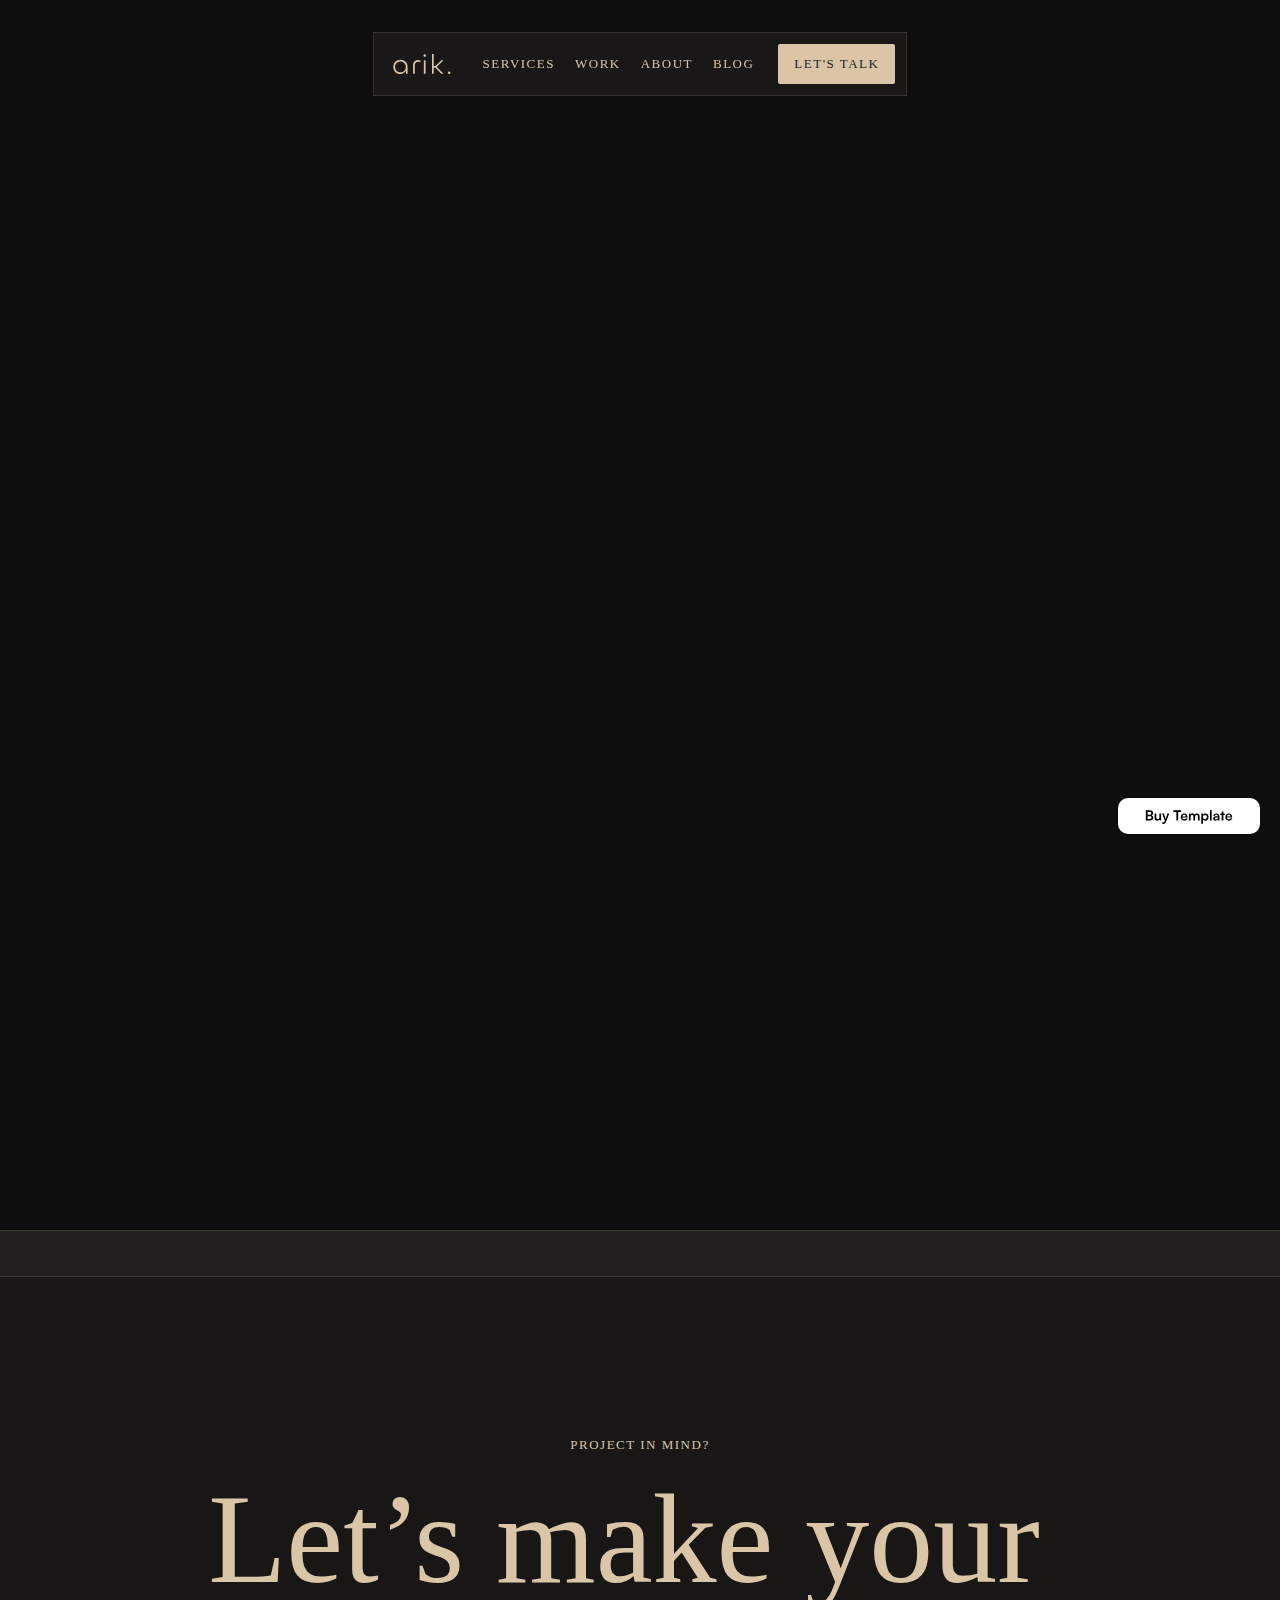
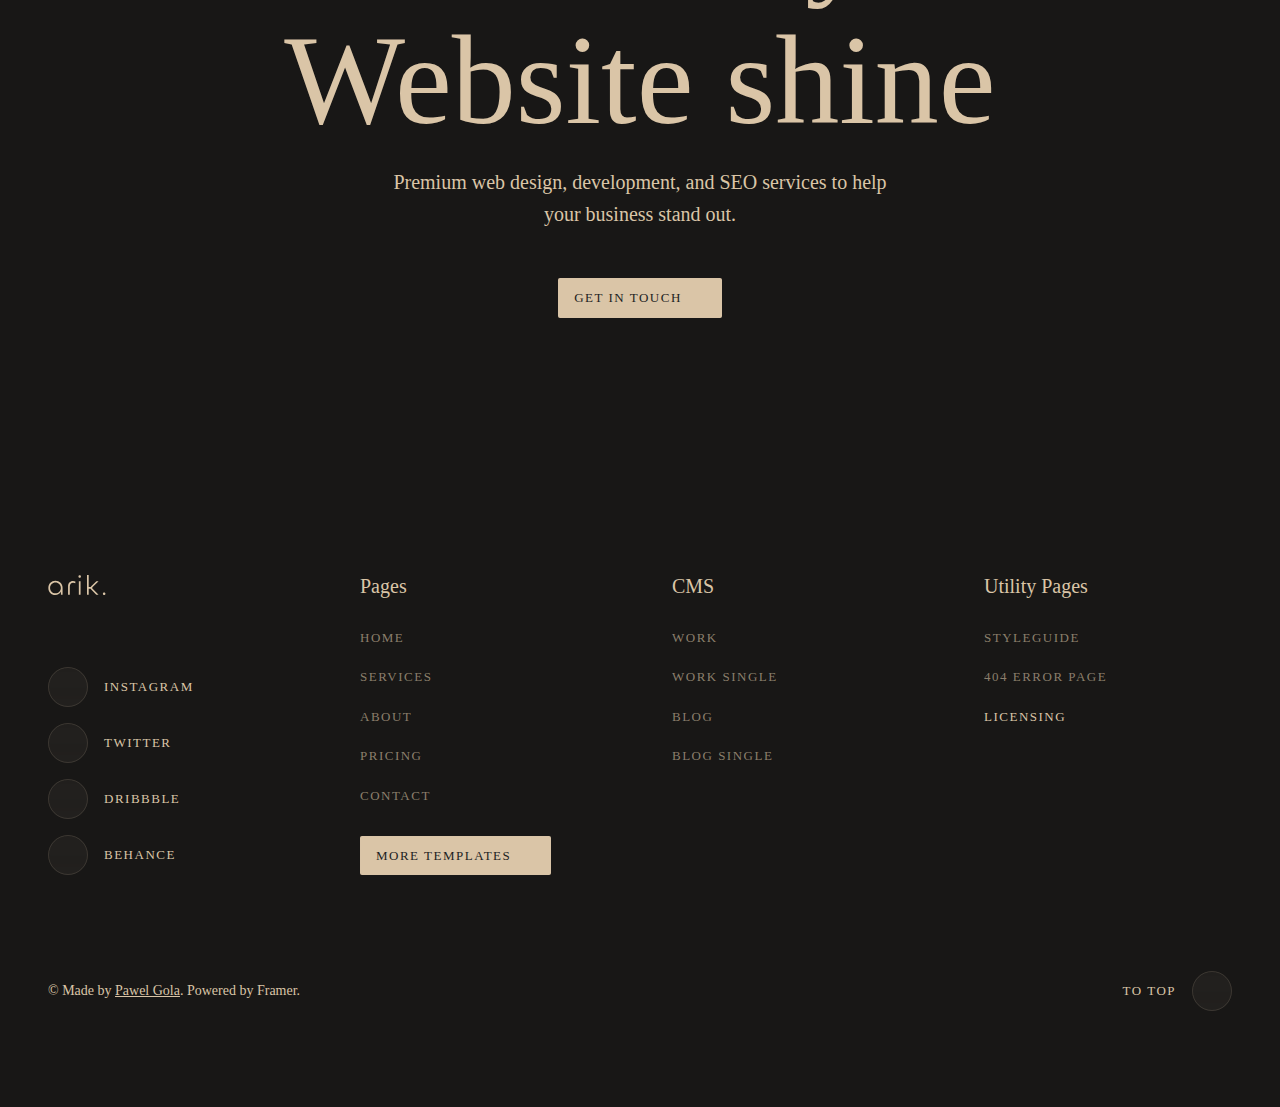
<file: licensing.html>
<!doctype html>
<!-- ✨ Built with Framer • https://www.framer.com/ -->
<html>
<head>
    <meta charset="utf-8">
    
    
    
    <!-- End of headStart -->
    <meta name="viewport" content="width=device-width">
    <meta name="generator" content="Framer b75150a">
    <title>Arik - Portfolio Framer Template</title>
    <meta name="description" content="Arik is a minimal &amp; modern Portfolio Framer Template perfectly suited for freelancers, designers, agencies or your personal portfolio.">
    <meta name="framer-search-index" content="https://framerusercontent.com/sites/5W1FwHllSGOjXeTBHJH9Vw/searchIndex-Nlzuj_X8V0C7.json">
    <link rel="icon" href="https://framerusercontent.com/images/U07AsvVKwVsSMuFrIdeV15pXmbI.png">
    <!-- Open Graph / Facebook -->
    <meta property="og:type" content="website">
    <meta property="og:title" content="Arik - Portfolio Framer Template">
    <meta property="og:description" content="Arik is a minimal &amp; modern Portfolio Framer Template perfectly suited for freelancers, designers, agencies or your personal portfolio.">
    <meta property="og:image" content="https://framerusercontent.com/images/PX7wcRuNcDsvlch3PxifGTef7A.jpg">
    <!-- Twitter -->
    <meta name="twitter:card" content="summary_large_image">
    <meta name="twitter:title" content="Arik - Portfolio Framer Template">
    <meta name="twitter:description" content="Arik is a minimal &amp; modern Portfolio Framer Template perfectly suited for freelancers, designers, agencies or your personal portfolio.">
    <meta name="twitter:image" content="https://framerusercontent.com/images/PX7wcRuNcDsvlch3PxifGTef7A.jpg">
    <meta name="robots" content="noindex"><link rel="canonical" href="licensing.html"><meta property="og:url" content="https://methodical-life-036075.framer.app/licensing"><link rel="modulepreload" fetchpriority="low" href="https://framerusercontent.com/sites/5W1FwHllSGOjXeTBHJH9Vw/chunk-HN6BYEYX.mjs"><link rel="modulepreload" fetchpriority="low" href="https://framerusercontent.com/sites/5W1FwHllSGOjXeTBHJH9Vw/chunk-ELYU6EKT.mjs"><link rel="modulepreload" fetchpriority="low" href="https://framerusercontent.com/sites/5W1FwHllSGOjXeTBHJH9Vw/1a0ZO8b2ywYZI214lb3MIQ2BhijpfUyNLvOoHyeD87c.PTHQUXPZ.mjs"><link rel="modulepreload" fetchpriority="low" href="https://framerusercontent.com/sites/5W1FwHllSGOjXeTBHJH9Vw/chunk-AJDI7Z7K.mjs"><link rel="modulepreload" fetchpriority="low" href="https://framerusercontent.com/sites/5W1FwHllSGOjXeTBHJH9Vw/chunk-CSKEMWKZ.mjs"><link rel="modulepreload" fetchpriority="low" href="https://framerusercontent.com/sites/5W1FwHllSGOjXeTBHJH9Vw/chunk-VRAKFH5T.mjs"><link rel="modulepreload" fetchpriority="low" href="https://framerusercontent.com/sites/5W1FwHllSGOjXeTBHJH9Vw/chunk-XBR4XTQY.mjs"><link rel="modulepreload" fetchpriority="low" href="https://framerusercontent.com/sites/5W1FwHllSGOjXeTBHJH9Vw/chunk-AURVXBNM.mjs"><link rel="modulepreload" fetchpriority="low" href="https://framerusercontent.com/sites/5W1FwHllSGOjXeTBHJH9Vw/chunk-ZLFPQVO3.mjs"><link rel="modulepreload" fetchpriority="low" href="https://framerusercontent.com/sites/5W1FwHllSGOjXeTBHJH9Vw/chunk-NHJLW7SQ.mjs"><link rel="modulepreload" fetchpriority="low" href="https://framerusercontent.com/sites/5W1FwHllSGOjXeTBHJH9Vw/chunk-I3WUDCO3.mjs"><link rel="modulepreload" fetchpriority="low" href="https://framerusercontent.com/sites/5W1FwHllSGOjXeTBHJH9Vw/chunk-42U43NKG.mjs"><link rel="modulepreload" fetchpriority="low" href="https://framerusercontent.com/sites/5W1FwHllSGOjXeTBHJH9Vw/chunk-N2UBOR72.mjs"><style data-framer-css-ssr-minified data-framer-components="framer-e9gQq framer-G10AI framer-MBxCI framer-COPtx framer-a7Nmk framer-4TWVR framer-ulMrK framer-jS57Q framer-7Qu4y framer-ltARv framer-bon5U">html,body,#main{margin:0;padding:0;box-sizing:border-box}:root{-webkit-font-smoothing:antialiased;-moz-osx-font-smoothing:grayscale}*{box-sizing:border-box;-webkit-font-smoothing:inherit}h1,h2,h3,h4,h5,h6,p,figure{margin:0}body,input,textarea,select,button{font-size:12px;font-family:sans-serif}body{--token-797a2fb4-2d14-46eb-9fb6-f38c1a9a545e: rgba(218, 197, 167, .6);--token-c5c4fdcb-9482-48bb-aedf-353188472aae: rgb(218, 197, 167);--token-076a5949-c566-4095-867f-0262b4603827: #1D1E1F;--token-efbc6c56-80fe-4475-9b37-9684d6e92632: rgb(218, 197, 167);--token-733c8055-7567-4f62-8ab2-a7594df3b67a: rgb(29, 30, 31);--token-68c05b50-ca7b-4173-82aa-ed42aea1a9b4: rgba(218, 197, 167, .15);--token-9ed7888c-aeb5-48dd-aee6-b885d99628b4: rgba(218, 197, 167, .3);--token-4321a524-8651-4268-85f9-e884d8cb6223: #0E0E0E;--token-81ab93ff-d515-4aca-b63b-24f83b57a3ab: rgba(218, 197, 167, .05);--token-789dc033-d47a-446c-b8b6-91ab3c3fb06b: rgba(218, 197, 167, .1);--token-dca875b7-f855-43c1-bf73-97596e452266: #DAC5A7;--token-27310665-dd28-406a-8680-988e709f590a: rgb(237, 214, 182);--token-07804b22-c48e-447d-ad90-ee7232ca9c4a: rgb(26, 26, 26);--token-9fa135a8-7fed-44e3-ac33-bc79e4939da3: rgb(33, 33, 33)}#__framer-badge-container{position:fixed;bottom:0;padding:20px;width:100%;display:flex;justify-content:right;pointer-events:none;z-index:314159}.__framer-badge{pointer-events:auto}@font-face{font-family:Satoshi Regular;src:url(https://framerusercontent.com/modules/assets/0yFpglK3jVYQPMAavtrS0bTWcJs~vAEznUOv5inQLdXUmtSMsf36imZo5rKg1R7M8aYW7iM.woff);font-display:block}@font-face{font-family:Satoshi Light;src:url(https://framerusercontent.com/modules/assets/KD28JKvy8FTDeIrVnk1MJ0tDXY~ciSE9VQVnjmJjJLnmCJ6trLJfIJR86IkZ9784Gqg_64.woff);font-display:block}@font-face{font-family:Gambetta Light Italic;src:url(https://framerusercontent.com/modules/assets/iXpaxEenVVRK6V44PcVbra2128~uTrJwknQ-XbosHW6GvXlSbeSsNyyrZv9s6v0th4NBPU.ttf);font-display:block}@font-face{font-family:Chillax Light;src:url(https://framerusercontent.com/modules/assets/1LfUFn9ktwe6Y6vHnbuhigjq9Dk~nQPmdXtnPUHZYMNuQqvNUY4ViLqSdUKAqplBpZ4hSoM.woff);font-display:block}@font-face{font-family:Inter;src:url(https://app.framerstatic.com/Inter-Regular.cyrillic-ext-CFTLRB35.woff2);font-display:swap;font-style:normal;font-weight:400;unicode-range:U+0460-052F,U+1C80-1C88,U+20B4,U+2DE0-2DFF,U+A640-A69F,U+FE2E-FE2F}@font-face{font-family:Inter;src:url(https://app.framerstatic.com/Inter-Regular.cyrillic-KKLZBALH.woff2);font-display:swap;font-style:normal;font-weight:400;unicode-range:U+0301,U+0400-045F,U+0490-0491,U+04B0-04B1,U+2116}@font-face{font-family:Inter;src:url(https://app.framerstatic.com/Inter-Regular.greek-ext-ULEBLIFV.woff2);font-display:swap;font-style:normal;font-weight:400;unicode-range:U+1F00-1FFF}@font-face{font-family:Inter;src:url(https://app.framerstatic.com/Inter-Regular.greek-IRHSNFQB.woff2);font-display:swap;font-style:normal;font-weight:400;unicode-range:U+0370-03FF}@font-face{font-family:Inter;src:url(https://app.framerstatic.com/Inter-Regular.latin-ext-VZDUGU3Q.woff2);font-display:swap;font-style:normal;font-weight:400;unicode-range:U+0100-024F,U+0259,U+1E00-1EFF,U+2020,U+20A0-20AB,U+20AD-20CF,U+2113,U+2C60-2C7F,U+A720-A7FF}@font-face{font-family:Inter;src:url(https://app.framerstatic.com/Inter-Regular.latin-JLQMKCHE.woff2);font-display:swap;font-style:normal;font-weight:400;unicode-range:U+0000-00FF,U+0131,U+0152-0153,U+02BB-02BC,U+02C6,U+02DA,U+02DC,U+2000-206F,U+2074,U+20AC,U+2122,U+2191,U+2193,U+2212,U+2215,U+FEFF,U+FFFD}@font-face{font-family:Inter;src:url(https://app.framerstatic.com/Inter-Regular.vietnamese-QK7VSWXK.woff2);font-display:swap;font-style:normal;font-weight:400;unicode-range:U+0102-0103,U+0110-0111,U+0128-0129,U+0168-0169,U+01A0-01A1,U+01AF-01B0,U+1EA0-1EF9,U+20AB}@font-face{font-family:Inter;src:url(https://app.framerstatic.com/Inter-Thin.cyrillic-ext-BHDA65O4.woff2);font-display:block;font-style:normal;font-weight:100;unicode-range:U+0460-052F,U+1C80-1C88,U+20B4,U+2DE0-2DFF,U+A640-A69F,U+FE2E-FE2F}@font-face{font-family:Inter;src:url(https://app.framerstatic.com/Inter-Thin.cyrillic-Q5IXHU2O.woff2);font-display:block;font-style:normal;font-weight:100;unicode-range:U+0301,U+0400-045F,U+0490-0491,U+04B0-04B1,U+2116}@font-face{font-family:Inter;src:url(https://app.framerstatic.com/Inter-Thin.greek-ext-VVOQA2NE.woff2);font-display:block;font-style:normal;font-weight:100;unicode-range:U+1F00-1FFF}@font-face{font-family:Inter;src:url(https://app.framerstatic.com/Inter-Thin.greek-E3WNEUH6.woff2);font-display:block;font-style:normal;font-weight:100;unicode-range:U+0370-03FF}@font-face{font-family:Inter;src:url(https://app.framerstatic.com/Inter-Thin.latin-ext-5RC4NRHN.woff2);font-display:block;font-style:normal;font-weight:100;unicode-range:U+0100-024F,U+0259,U+1E00-1EFF,U+2020,U+20A0-20AB,U+20AD-20CF,U+2113,U+2C60-2C7F,U+A720-A7FF}@font-face{font-family:Inter;src:url(https://app.framerstatic.com/Inter-Thin.latin-GJ7CRGHG.woff2);font-display:block;font-style:normal;font-weight:100;unicode-range:U+0000-00FF,U+0131,U+0152-0153,U+02BB-02BC,U+02C6,U+02DA,U+02DC,U+2000-206F,U+2074,U+20AC,U+2122,U+2191,U+2193,U+2212,U+2215,U+FEFF,U+FFFD}@font-face{font-family:Inter;src:url(https://app.framerstatic.com/Inter-Thin.vietnamese-Z3Y7DPWO.woff2);font-display:block;font-style:normal;font-weight:100;unicode-range:U+0102-0103,U+0110-0111,U+0128-0129,U+0168-0169,U+01A0-01A1,U+01AF-01B0,U+1EA0-1EF9,U+20AB}@font-face{font-family:Inter;src:url(https://app.framerstatic.com/Inter-ExtraLight.cyrillic-ext-7NWKXNAT.woff2);font-display:block;font-style:normal;font-weight:200;unicode-range:U+0460-052F,U+1C80-1C88,U+20B4,U+2DE0-2DFF,U+A640-A69F,U+FE2E-FE2F}@font-face{font-family:Inter;src:url(https://app.framerstatic.com/Inter-ExtraLight.cyrillic-IBWUD6RJ.woff2);font-display:block;font-style:normal;font-weight:200;unicode-range:U+0301,U+0400-045F,U+0490-0491,U+04B0-04B1,U+2116}@font-face{font-family:Inter;src:url(https://app.framerstatic.com/Inter-ExtraLight.greek-ext-HUMDTRBU.woff2);font-display:block;font-style:normal;font-weight:200;unicode-range:U+1F00-1FFF}@font-face{font-family:Inter;src:url(https://app.framerstatic.com/Inter-ExtraLight.greek-ZLLHEEN3.woff2);font-display:block;font-style:normal;font-weight:200;unicode-range:U+0370-03FF}@font-face{font-family:Inter;src:url(https://app.framerstatic.com/Inter-ExtraLight.latin-ext-72JE5FGU.woff2);font-display:block;font-style:normal;font-weight:200;unicode-range:U+0100-024F,U+0259,U+1E00-1EFF,U+2020,U+20A0-20AB,U+20AD-20CF,U+2113,U+2C60-2C7F,U+A720-A7FF}@font-face{font-family:Inter;src:url(https://app.framerstatic.com/Inter-ExtraLight.latin-2JHDAFAQ.woff2);font-display:block;font-style:normal;font-weight:200;unicode-range:U+0000-00FF,U+0131,U+0152-0153,U+02BB-02BC,U+02C6,U+02DA,U+02DC,U+2000-206F,U+2074,U+20AC,U+2122,U+2191,U+2193,U+2212,U+2215,U+FEFF,U+FFFD}@font-face{font-family:Inter;src:url(https://app.framerstatic.com/Inter-ExtraLight.vietnamese-VKRCA4VC.woff2);font-display:block;font-style:normal;font-weight:200;unicode-range:U+0102-0103,U+0110-0111,U+0128-0129,U+0168-0169,U+01A0-01A1,U+01AF-01B0,U+1EA0-1EF9,U+20AB}@font-face{font-family:Inter;src:url(https://app.framerstatic.com/Inter-Light.cyrillic-ext-G3OTPKE4.woff2);font-display:swap;font-style:normal;font-weight:300;unicode-range:U+0460-052F,U+1C80-1C88,U+20B4,U+2DE0-2DFF,U+A640-A69F,U+FE2E-FE2F}@font-face{font-family:Inter;src:url(https://app.framerstatic.com/Inter-Light.cyrillic-JO7ZJTP6.woff2);font-display:swap;font-style:normal;font-weight:300;unicode-range:U+0301,U+0400-045F,U+0490-0491,U+04B0-04B1,U+2116}@font-face{font-family:Inter;src:url(https://app.framerstatic.com/Inter-Light.greek-ext-N63XCCK3.woff2);font-display:swap;font-style:normal;font-weight:300;unicode-range:U+1F00-1FFF}@font-face{font-family:Inter;src:url(https://app.framerstatic.com/Inter-Light.greek-5GVUXSXZ.woff2);font-display:swap;font-style:normal;font-weight:300;unicode-range:U+0370-03FF}@font-face{font-family:Inter;src:url(https://app.framerstatic.com/Inter-Light.latin-ext-RREJIMQ3.woff2);font-display:swap;font-style:normal;font-weight:300;unicode-range:U+0100-024F,U+0259,U+1E00-1EFF,U+2020,U+20A0-20AB,U+20AD-20CF,U+2113,U+2C60-2C7F,U+A720-A7FF}@font-face{font-family:Inter;src:url(https://app.framerstatic.com/Inter-Light.latin-EKF76FXR.woff2);font-display:swap;font-style:normal;font-weight:300;unicode-range:U+0000-00FF,U+0131,U+0152-0153,U+02BB-02BC,U+02C6,U+02DA,U+02DC,U+2000-206F,U+2074,U+20AC,U+2122,U+2191,U+2193,U+2212,U+2215,U+FEFF,U+FFFD}@font-face{font-family:Inter;src:url(https://app.framerstatic.com/Inter-Light.vietnamese-GVC2UOFS.woff2);font-display:swap;font-style:normal;font-weight:300;unicode-range:U+0102-0103,U+0110-0111,U+0128-0129,U+0168-0169,U+01A0-01A1,U+01AF-01B0,U+1EA0-1EF9,U+20AB}@font-face{font-family:Inter;src:url(https://app.framerstatic.com/Inter-Medium.cyrillic-ext-M4WHNGTS.woff2);font-display:swap;font-style:normal;font-weight:500;unicode-range:U+0460-052F,U+1C80-1C88,U+20B4,U+2DE0-2DFF,U+A640-A69F,U+FE2E-FE2F}@font-face{font-family:Inter;src:url(https://app.framerstatic.com/Inter-Medium.cyrillic-JVU2PANX.woff2);font-display:swap;font-style:normal;font-weight:500;unicode-range:U+0301,U+0400-045F,U+0490-0491,U+04B0-04B1,U+2116}@font-face{font-family:Inter;src:url(https://app.framerstatic.com/Inter-Medium.greek-ext-4KCQBEIZ.woff2);font-display:swap;font-style:normal;font-weight:500;unicode-range:U+1F00-1FFF}@font-face{font-family:Inter;src:url(https://app.framerstatic.com/Inter-Medium.greek-DPOQGN7L.woff2);font-display:swap;font-style:normal;font-weight:500;unicode-range:U+0370-03FF}@font-face{font-family:Inter;src:url(https://app.framerstatic.com/Inter-Medium.latin-ext-J4DBSW7F.woff2);font-display:swap;font-style:normal;font-weight:500;unicode-range:U+0100-024F,U+0259,U+1E00-1EFF,U+2020,U+20A0-20AB,U+20AD-20CF,U+2113,U+2C60-2C7F,U+A720-A7FF}@font-face{font-family:Inter;src:url(https://app.framerstatic.com/Inter-Medium.latin-Y3IVPL46.woff2);font-display:swap;font-style:normal;font-weight:500;unicode-range:U+0000-00FF,U+0131,U+0152-0153,U+02BB-02BC,U+02C6,U+02DA,U+02DC,U+2000-206F,U+2074,U+20AC,U+2122,U+2191,U+2193,U+2212,U+2215,U+FEFF,U+FFFD}@font-face{font-family:Inter;src:url(https://app.framerstatic.com/Inter-Medium.vietnamese-PJV76O4P.woff2);font-display:swap;font-style:normal;font-weight:500;unicode-range:U+0102-0103,U+0110-0111,U+0128-0129,U+0168-0169,U+01A0-01A1,U+01AF-01B0,U+1EA0-1EF9,U+20AB}@font-face{font-family:Inter;src:url(https://app.framerstatic.com/Inter-SemiBold.cyrillic-ext-C7KWUKA7.woff2);font-display:swap;font-style:normal;font-weight:600;unicode-range:U+0460-052F,U+1C80-1C88,U+20B4,U+2DE0-2DFF,U+A640-A69F,U+FE2E-FE2F}@font-face{font-family:Inter;src:url(https://app.framerstatic.com/Inter-SemiBold.cyrillic-JWV7SOZ6.woff2);font-display:swap;font-style:normal;font-weight:600;unicode-range:U+0301,U+0400-045F,U+0490-0491,U+04B0-04B1,U+2116}@font-face{font-family:Inter;src:url(https://app.framerstatic.com/Inter-SemiBold.greek-ext-FBKSFTSU.woff2);font-display:swap;font-style:normal;font-weight:600;unicode-range:U+1F00-1FFF}@font-face{font-family:Inter;src:url(https://app.framerstatic.com/Inter-SemiBold.greek-EQ3PSENU.woff2);font-display:swap;font-style:normal;font-weight:600;unicode-range:U+0370-03FF}@font-face{font-family:Inter;src:url(https://app.framerstatic.com/Inter-SemiBold.latin-ext-ULRSO3ZR.woff2);font-display:swap;font-style:normal;font-weight:600;unicode-range:U+0100-024F,U+0259,U+1E00-1EFF,U+2020,U+20A0-20AB,U+20AD-20CF,U+2113,U+2C60-2C7F,U+A720-A7FF}@font-face{font-family:Inter;src:url(https://app.framerstatic.com/Inter-SemiBold.latin-RDYY2AG2.woff2);font-display:swap;font-style:normal;font-weight:600;unicode-range:U+0000-00FF,U+0131,U+0152-0153,U+02BB-02BC,U+02C6,U+02DA,U+02DC,U+2000-206F,U+2074,U+20AC,U+2122,U+2191,U+2193,U+2212,U+2215,U+FEFF,U+FFFD}@font-face{font-family:Inter;src:url(https://app.framerstatic.com/Inter-SemiBold.vietnamese-ESQNSEQ3.woff2);font-display:swap;font-style:normal;font-weight:600;unicode-range:U+0102-0103,U+0110-0111,U+0128-0129,U+0168-0169,U+01A0-01A1,U+01AF-01B0,U+1EA0-1EF9,U+20AB}@font-face{font-family:Inter;src:url(https://app.framerstatic.com/Inter-Bold.cyrillic-ext-XOTVL7ZR.woff2);font-display:swap;font-style:normal;font-weight:700;unicode-range:U+0460-052F,U+1C80-1C88,U+20B4,U+2DE0-2DFF,U+A640-A69F,U+FE2E-FE2F}@font-face{font-family:Inter;src:url(https://app.framerstatic.com/Inter-Bold.cyrillic-6LOMBC2V.woff2);font-display:swap;font-style:normal;font-weight:700;unicode-range:U+0301,U+0400-045F,U+0490-0491,U+04B0-04B1,U+2116}@font-face{font-family:Inter;src:url(https://app.framerstatic.com/Inter-Bold.greek-ext-WXWSJXLB.woff2);font-display:swap;font-style:normal;font-weight:700;unicode-range:U+1F00-1FFF}@font-face{font-family:Inter;src:url(https://app.framerstatic.com/Inter-Bold.greek-YRST7ODZ.woff2);font-display:swap;font-style:normal;font-weight:700;unicode-range:U+0370-03FF}@font-face{font-family:Inter;src:url(https://app.framerstatic.com/Inter-Bold.latin-ext-BASA5UL3.woff2);font-display:swap;font-style:normal;font-weight:700;unicode-range:U+0100-024F,U+0259,U+1E00-1EFF,U+2020,U+20A0-20AB,U+20AD-20CF,U+2113,U+2C60-2C7F,U+A720-A7FF}@font-face{font-family:Inter;src:url(https://app.framerstatic.com/Inter-Bold.latin-UCM45LQF.woff2);font-display:swap;font-style:normal;font-weight:700;unicode-range:U+0000-00FF,U+0131,U+0152-0153,U+02BB-02BC,U+02C6,U+02DA,U+02DC,U+2000-206F,U+2074,U+20AC,U+2122,U+2191,U+2193,U+2212,U+2215,U+FEFF,U+FFFD}@font-face{font-family:Inter;src:url(https://app.framerstatic.com/Inter-Bold.vietnamese-OEVJMXEP.woff2);font-display:swap;font-style:normal;font-weight:700;unicode-range:U+0102-0103,U+0110-0111,U+0128-0129,U+0168-0169,U+01A0-01A1,U+01AF-01B0,U+1EA0-1EF9,U+20AB}@font-face{font-family:Inter;src:url(https://app.framerstatic.com/Inter-ExtraBold.cyrillic-ext-7Q6SVIPE.woff2);font-display:swap;font-style:normal;font-weight:800;unicode-range:U+0460-052F,U+1C80-1C88,U+20B4,U+2DE0-2DFF,U+A640-A69F,U+FE2E-FE2F}@font-face{font-family:Inter;src:url(https://app.framerstatic.com/Inter-ExtraBold.cyrillic-JSLPE6KW.woff2);font-display:swap;font-style:normal;font-weight:800;unicode-range:U+0301,U+0400-045F,U+0490-0491,U+04B0-04B1,U+2116}@font-face{font-family:Inter;src:url(https://app.framerstatic.com/Inter-ExtraBold.greek-ext-6OYGJJV7.woff2);font-display:swap;font-style:normal;font-weight:800;unicode-range:U+1F00-1FFF}@font-face{font-family:Inter;src:url(https://app.framerstatic.com/Inter-ExtraBold.greek-SHW2FPC4.woff2);font-display:swap;font-style:normal;font-weight:800;unicode-range:U+0370-03FF}@font-face{font-family:Inter;src:url(https://app.framerstatic.com/Inter-ExtraBold.latin-ext-A5DUFOP6.woff2);font-display:swap;font-style:normal;font-weight:800;unicode-range:U+0100-024F,U+0259,U+1E00-1EFF,U+2020,U+20A0-20AB,U+20AD-20CF,U+2113,U+2C60-2C7F,U+A720-A7FF}@font-face{font-family:Inter;src:url(https://app.framerstatic.com/Inter-ExtraBold.latin-OW4UGSRU.woff2);font-display:swap;font-style:normal;font-weight:800;unicode-range:U+0000-00FF,U+0131,U+0152-0153,U+02BB-02BC,U+02C6,U+02DA,U+02DC,U+2000-206F,U+2074,U+20AC,U+2122,U+2191,U+2193,U+2212,U+2215,U+FEFF,U+FFFD}@font-face{font-family:Inter;src:url(https://app.framerstatic.com/Inter-ExtraBold.vietnamese-IBBC7NGV.woff2);font-display:swap;font-style:normal;font-weight:800;unicode-range:U+0102-0103,U+0110-0111,U+0128-0129,U+0168-0169,U+01A0-01A1,U+01AF-01B0,U+1EA0-1EF9,U+20AB}@font-face{font-family:Inter;src:url(https://app.framerstatic.com/Inter-Black.cyrillic-ext-TU4ITVTR.woff2);font-display:block;font-style:normal;font-weight:900;unicode-range:U+0460-052F,U+1C80-1C88,U+20B4,U+2DE0-2DFF,U+A640-A69F,U+FE2E-FE2F}@font-face{font-family:Inter;src:url(https://app.framerstatic.com/Inter-Black.cyrillic-JX7CGTYD.woff2);font-display:block;font-style:normal;font-weight:900;unicode-range:U+0301,U+0400-045F,U+0490-0491,U+04B0-04B1,U+2116}@font-face{font-family:Inter;src:url(https://app.framerstatic.com/Inter-Black.greek-ext-LS3GCBFI.woff2);font-display:block;font-style:normal;font-weight:900;unicode-range:U+1F00-1FFF}@font-face{font-family:Inter;src:url(https://app.framerstatic.com/Inter-Black.greek-ZWCJHBP5.woff2);font-display:block;font-style:normal;font-weight:900;unicode-range:U+0370-03FF}@font-face{font-family:Inter;src:url(https://app.framerstatic.com/Inter-Black.latin-ext-BZLEUMX6.woff2);font-display:block;font-style:normal;font-weight:900;unicode-range:U+0100-024F,U+0259,U+1E00-1EFF,U+2020,U+20A0-20AB,U+20AD-20CF,U+2113,U+2C60-2C7F,U+A720-A7FF}@font-face{font-family:Inter;src:url(https://app.framerstatic.com/Inter-Black.latin-TETRYDF7.woff2);font-display:block;font-style:normal;font-weight:900;unicode-range:U+0000-00FF,U+0131,U+0152-0153,U+02BB-02BC,U+02C6,U+02DA,U+02DC,U+2000-206F,U+2074,U+20AC,U+2122,U+2191,U+2193,U+2212,U+2215,U+FEFF,U+FFFD}@font-face{font-family:Inter;src:url(https://app.framerstatic.com/Inter-Black.vietnamese-RXQCC3EJ.woff2);font-display:block;font-style:normal;font-weight:900;unicode-range:U+0102-0103,U+0110-0111,U+0128-0129,U+0168-0169,U+01A0-01A1,U+01AF-01B0,U+1EA0-1EF9,U+20AB}@font-face{font-family:Inter;src:url(https://app.framerstatic.com/Inter-ThinItalic.cyrillic-ext-2RGKWUBV.woff2);font-display:block;font-style:italic;font-weight:100;unicode-range:U+0460-052F,U+1C80-1C88,U+20B4,U+2DE0-2DFF,U+A640-A69F,U+FE2E-FE2F}@font-face{font-family:Inter;src:url(https://app.framerstatic.com/Inter-ThinItalic.cyrillic-TDYIP5HV.woff2);font-display:block;font-style:italic;font-weight:100;unicode-range:U+0301,U+0400-045F,U+0490-0491,U+04B0-04B1,U+2116}@font-face{font-family:Inter;src:url(https://app.framerstatic.com/Inter-ThinItalic.greek-ext-WR4TIDYZ.woff2);font-display:block;font-style:italic;font-weight:100;unicode-range:U+1F00-1FFF}@font-face{font-family:Inter;src:url(https://app.framerstatic.com/Inter-ThinItalic.greek-V3WZMSP7.woff2);font-display:block;font-style:italic;font-weight:100;unicode-range:U+0370-03FF}@font-face{font-family:Inter;src:url(https://app.framerstatic.com/Inter-ThinItalic.latin-ext-TXFTJONQ.woff2);font-display:block;font-style:italic;font-weight:100;unicode-range:U+0100-024F,U+0259,U+1E00-1EFF,U+2020,U+20A0-20AB,U+20AD-20CF,U+2113,U+2C60-2C7F,U+A720-A7FF}@font-face{font-family:Inter;src:url(https://app.framerstatic.com/Inter-ThinItalic.latin-RVEBKP6O.woff2);font-display:block;font-style:italic;font-weight:100;unicode-range:U+0000-00FF,U+0131,U+0152-0153,U+02BB-02BC,U+02C6,U+02DA,U+02DC,U+2000-206F,U+2074,U+20AC,U+2122,U+2191,U+2193,U+2212,U+2215,U+FEFF,U+FFFD}@font-face{font-family:Inter;src:url(https://app.framerstatic.com/Inter-ThinItalic.vietnamese-WCBPP4MD.woff2);font-display:block;font-style:italic;font-weight:100;unicode-range:U+0102-0103,U+0110-0111,U+0128-0129,U+0168-0169,U+01A0-01A1,U+01AF-01B0,U+1EA0-1EF9,U+20AB}@font-face{font-family:Inter;src:url(https://app.framerstatic.com/Inter-ExtraLightItalic.cyrillic-ext-OVCHMVPD.woff2);font-display:block;font-style:italic;font-weight:200;unicode-range:U+0460-052F,U+1C80-1C88,U+20B4,U+2DE0-2DFF,U+A640-A69F,U+FE2E-FE2F}@font-face{font-family:Inter;src:url(https://app.framerstatic.com/Inter-ExtraLightItalic.cyrillic-BRDZE5UH.woff2);font-display:block;font-style:italic;font-weight:200;unicode-range:U+0301,U+0400-045F,U+0490-0491,U+04B0-04B1,U+2116}@font-face{font-family:Inter;src:url(https://app.framerstatic.com/Inter-ExtraLightItalic.greek-ext-YV64YFFH.woff2);font-display:block;font-style:italic;font-weight:200;unicode-range:U+1F00-1FFF}@font-face{font-family:Inter;src:url(https://app.framerstatic.com/Inter-ExtraLightItalic.greek-EJVCLASM.woff2);font-display:block;font-style:italic;font-weight:200;unicode-range:U+0370-03FF}@font-face{font-family:Inter;src:url(https://app.framerstatic.com/Inter-ExtraLightItalic.latin-ext-2MHTM56A.woff2);font-display:block;font-style:italic;font-weight:200;unicode-range:U+0100-024F,U+0259,U+1E00-1EFF,U+2020,U+20A0-20AB,U+20AD-20CF,U+2113,U+2C60-2C7F,U+A720-A7FF}@font-face{font-family:Inter;src:url(https://app.framerstatic.com/Inter-ExtraLightItalic.latin-JB3CJMMM.woff2);font-display:block;font-style:italic;font-weight:200;unicode-range:U+0000-00FF,U+0131,U+0152-0153,U+02BB-02BC,U+02C6,U+02DA,U+02DC,U+2000-206F,U+2074,U+20AC,U+2122,U+2191,U+2193,U+2212,U+2215,U+FEFF,U+FFFD}@font-face{font-family:Inter;src:url(https://app.framerstatic.com/Inter-ExtraLightItalic.vietnamese-3EJ3IQYS.woff2);font-display:block;font-style:italic;font-weight:200;unicode-range:U+0102-0103,U+0110-0111,U+0128-0129,U+0168-0169,U+01A0-01A1,U+01AF-01B0,U+1EA0-1EF9,U+20AB}@font-face{font-family:Inter;src:url(https://app.framerstatic.com/Inter-LightItalic.cyrillic-ext-C2S5XS3D.woff2);font-display:swap;font-style:italic;font-weight:300;unicode-range:U+0460-052F,U+1C80-1C88,U+20B4,U+2DE0-2DFF,U+A640-A69F,U+FE2E-FE2F}@font-face{font-family:Inter;src:url(https://app.framerstatic.com/Inter-LightItalic.cyrillic-E7CYPW5D.woff2);font-display:swap;font-style:italic;font-weight:300;unicode-range:U+0301,U+0400-045F,U+0490-0491,U+04B0-04B1,U+2116}@font-face{font-family:Inter;src:url(https://app.framerstatic.com/Inter-LightItalic.greek-ext-ROSAFPGE.woff2);font-display:swap;font-style:italic;font-weight:300;unicode-range:U+1F00-1FFF}@font-face{font-family:Inter;src:url(https://app.framerstatic.com/Inter-LightItalic.greek-PAWWH37Z.woff2);font-display:swap;font-style:italic;font-weight:300;unicode-range:U+0370-03FF}@font-face{font-family:Inter;src:url(https://app.framerstatic.com/Inter-LightItalic.latin-ext-N2Z67Z45.woff2);font-display:swap;font-style:italic;font-weight:300;unicode-range:U+0100-024F,U+0259,U+1E00-1EFF,U+2020,U+20A0-20AB,U+20AD-20CF,U+2113,U+2C60-2C7F,U+A720-A7FF}@font-face{font-family:Inter;src:url(https://app.framerstatic.com/Inter-LightItalic.latin-SLSTLWEU.woff2);font-display:swap;font-style:italic;font-weight:300;unicode-range:U+0000-00FF,U+0131,U+0152-0153,U+02BB-02BC,U+02C6,U+02DA,U+02DC,U+2000-206F,U+2074,U+20AC,U+2122,U+2191,U+2193,U+2212,U+2215,U+FEFF,U+FFFD}@font-face{font-family:Inter;src:url(https://app.framerstatic.com/Inter-LightItalic.vietnamese-RLGM2D3Y.woff2);font-display:swap;font-style:italic;font-weight:300;unicode-range:U+0102-0103,U+0110-0111,U+0128-0129,U+0168-0169,U+01A0-01A1,U+01AF-01B0,U+1EA0-1EF9,U+20AB}@font-face{font-family:Inter;src:url(https://app.framerstatic.com/Inter-Italic.cyrillic-ext-YDGMJOJO.woff2);font-display:swap;font-style:italic;font-weight:400;unicode-range:U+0460-052F,U+1C80-1C88,U+20B4,U+2DE0-2DFF,U+A640-A69F,U+FE2E-FE2F}@font-face{font-family:Inter;src:url(https://app.framerstatic.com/Inter-Italic.cyrillic-BFOVMAQB.woff2);font-display:swap;font-style:italic;font-weight:400;unicode-range:U+0301,U+0400-045F,U+0490-0491,U+04B0-04B1,U+2116}@font-face{font-family:Inter;src:url(https://app.framerstatic.com/Inter-Italic.greek-ext-4KOU3AHC.woff2);font-display:swap;font-style:italic;font-weight:400;unicode-range:U+1F00-1FFF}@font-face{font-family:Inter;src:url(https://app.framerstatic.com/Inter-Italic.greek-OJTBJNE6.woff2);font-display:swap;font-style:italic;font-weight:400;unicode-range:U+0370-03FF}@font-face{font-family:Inter;src:url(https://app.framerstatic.com/Inter-Italic.latin-ext-H4B22QN6.woff2);font-display:swap;font-style:italic;font-weight:400;unicode-range:U+0100-024F,U+0259,U+1E00-1EFF,U+2020,U+20A0-20AB,U+20AD-20CF,U+2113,U+2C60-2C7F,U+A720-A7FF}@font-face{font-family:Inter;src:url(https://app.framerstatic.com/Inter-Italic.latin-2DWX32EN.woff2);font-display:swap;font-style:italic;font-weight:400;unicode-range:U+0000-00FF,U+0131,U+0152-0153,U+02BB-02BC,U+02C6,U+02DA,U+02DC,U+2000-206F,U+2074,U+20AC,U+2122,U+2191,U+2193,U+2212,U+2215,U+FEFF,U+FFFD}@font-face{font-family:Inter;src:url(https://app.framerstatic.com/Inter-Italic.vietnamese-TYMT6CKW.woff2);font-display:swap;font-style:italic;font-weight:400;unicode-range:U+0102-0103,U+0110-0111,U+0128-0129,U+0168-0169,U+01A0-01A1,U+01AF-01B0,U+1EA0-1EF9,U+20AB}@font-face{font-family:Inter;src:url(https://app.framerstatic.com/Inter-MediumItalic.cyrillic-ext-QYBZQ2NF.woff2);font-display:swap;font-style:italic;font-weight:500;unicode-range:U+0460-052F,U+1C80-1C88,U+20B4,U+2DE0-2DFF,U+A640-A69F,U+FE2E-FE2F}@font-face{font-family:Inter;src:url(https://app.framerstatic.com/Inter-MediumItalic.cyrillic-ZHAJHZCC.woff2);font-display:swap;font-style:italic;font-weight:500;unicode-range:U+0301,U+0400-045F,U+0490-0491,U+04B0-04B1,U+2116}@font-face{font-family:Inter;src:url(https://app.framerstatic.com/Inter-MediumItalic.greek-ext-W5ABYGZR.woff2);font-display:swap;font-style:italic;font-weight:500;unicode-range:U+1F00-1FFF}@font-face{font-family:Inter;src:url(https://app.framerstatic.com/Inter-MediumItalic.greek-RGNSYVNV.woff2);font-display:swap;font-style:italic;font-weight:500;unicode-range:U+0370-03FF}@font-face{font-family:Inter;src:url(https://app.framerstatic.com/Inter-MediumItalic.latin-ext-7DZEPSAS.woff2);font-display:swap;font-style:italic;font-weight:500;unicode-range:U+0100-024F,U+0259,U+1E00-1EFF,U+2020,U+20A0-20AB,U+20AD-20CF,U+2113,U+2C60-2C7F,U+A720-A7FF}@font-face{font-family:Inter;src:url(https://app.framerstatic.com/Inter-MediumItalic.latin-SKPQAMBJ.woff2);font-display:swap;font-style:italic;font-weight:500;unicode-range:U+0000-00FF,U+0131,U+0152-0153,U+02BB-02BC,U+02C6,U+02DA,U+02DC,U+2000-206F,U+2074,U+20AC,U+2122,U+2191,U+2193,U+2212,U+2215,U+FEFF,U+FFFD}@font-face{font-family:Inter;src:url(https://app.framerstatic.com/Inter-MediumItalic.vietnamese-23WIFZV7.woff2);font-display:swap;font-style:italic;font-weight:500;unicode-range:U+0102-0103,U+0110-0111,U+0128-0129,U+0168-0169,U+01A0-01A1,U+01AF-01B0,U+1EA0-1EF9,U+20AB}@font-face{font-family:Inter;src:url(https://app.framerstatic.com/Inter-SemiBoldItalic.cyrillic-ext-MEHHCDC3.woff2);font-display:swap;font-style:italic;font-weight:600;unicode-range:U+0460-052F,U+1C80-1C88,U+20B4,U+2DE0-2DFF,U+A640-A69F,U+FE2E-FE2F}@font-face{font-family:Inter;src:url(https://app.framerstatic.com/Inter-SemiBoldItalic.cyrillic-YACNRNDE.woff2);font-display:swap;font-style:italic;font-weight:600;unicode-range:U+0301,U+0400-045F,U+0490-0491,U+04B0-04B1,U+2116}@font-face{font-family:Inter;src:url(https://app.framerstatic.com/Inter-SemiBoldItalic.greek-ext-GFL7KADI.woff2);font-display:swap;font-style:italic;font-weight:600;unicode-range:U+1F00-1FFF}@font-face{font-family:Inter;src:url(https://app.framerstatic.com/Inter-SemiBoldItalic.greek-5W77OPRT.woff2);font-display:swap;font-style:italic;font-weight:600;unicode-range:U+0370-03FF}@font-face{font-family:Inter;src:url(https://app.framerstatic.com/Inter-SemiBoldItalic.latin-ext-OYJJ2W6R.woff2);font-display:swap;font-style:italic;font-weight:600;unicode-range:U+0100-024F,U+0259,U+1E00-1EFF,U+2020,U+20A0-20AB,U+20AD-20CF,U+2113,U+2C60-2C7F,U+A720-A7FF}@font-face{font-family:Inter;src:url(https://app.framerstatic.com/Inter-SemiBoldItalic.latin-KBLJMBDH.woff2);font-display:swap;font-style:italic;font-weight:600;unicode-range:U+0000-00FF,U+0131,U+0152-0153,U+02BB-02BC,U+02C6,U+02DA,U+02DC,U+2000-206F,U+2074,U+20AC,U+2122,U+2191,U+2193,U+2212,U+2215,U+FEFF,U+FFFD}@font-face{font-family:Inter;src:url(https://app.framerstatic.com/Inter-SemiBoldItalic.vietnamese-5ZFOV65G.woff2);font-display:swap;font-style:italic;font-weight:600;unicode-range:U+0102-0103,U+0110-0111,U+0128-0129,U+0168-0169,U+01A0-01A1,U+01AF-01B0,U+1EA0-1EF9,U+20AB}@font-face{font-family:Inter;src:url(https://app.framerstatic.com/Inter-BoldItalic.cyrillic-ext-PEYDHC3S.woff2);font-display:swap;font-style:italic;font-weight:700;unicode-range:U+0460-052F,U+1C80-1C88,U+20B4,U+2DE0-2DFF,U+A640-A69F,U+FE2E-FE2F}@font-face{font-family:Inter;src:url(https://app.framerstatic.com/Inter-BoldItalic.cyrillic-7EIL6JWG.woff2);font-display:swap;font-style:italic;font-weight:700;unicode-range:U+0301,U+0400-045F,U+0490-0491,U+04B0-04B1,U+2116}@font-face{font-family:Inter;src:url(https://app.framerstatic.com/Inter-BoldItalic.greek-ext-3DJOYQMH.woff2);font-display:swap;font-style:italic;font-weight:700;unicode-range:U+1F00-1FFF}@font-face{font-family:Inter;src:url(https://app.framerstatic.com/Inter-BoldItalic.greek-TJBTLTT7.woff2);font-display:swap;font-style:italic;font-weight:700;unicode-range:U+0370-03FF}@font-face{font-family:Inter;src:url(https://app.framerstatic.com/Inter-BoldItalic.latin-ext-FVPCPRBJ.woff2);font-display:swap;font-style:italic;font-weight:700;unicode-range:U+0100-024F,U+0259,U+1E00-1EFF,U+2020,U+20A0-20AB,U+20AD-20CF,U+2113,U+2C60-2C7F,U+A720-A7FF}@font-face{font-family:Inter;src:url(https://app.framerstatic.com/Inter-BoldItalic.latin-5ZFQS4XK.woff2);font-display:swap;font-style:italic;font-weight:700;unicode-range:U+0000-00FF,U+0131,U+0152-0153,U+02BB-02BC,U+02C6,U+02DA,U+02DC,U+2000-206F,U+2074,U+20AC,U+2122,U+2191,U+2193,U+2212,U+2215,U+FEFF,U+FFFD}@font-face{font-family:Inter;src:url(https://app.framerstatic.com/Inter-BoldItalic.vietnamese-W2625PGF.woff2);font-display:swap;font-style:italic;font-weight:700;unicode-range:U+0102-0103,U+0110-0111,U+0128-0129,U+0168-0169,U+01A0-01A1,U+01AF-01B0,U+1EA0-1EF9,U+20AB}@font-face{font-family:Inter;src:url(https://app.framerstatic.com/Inter-ExtraBoldItalic.cyrillic-ext-ACWDZ3VD.woff2);font-display:swap;font-style:italic;font-weight:800;unicode-range:U+0460-052F,U+1C80-1C88,U+20B4,U+2DE0-2DFF,U+A640-A69F,U+FE2E-FE2F}@font-face{font-family:Inter;src:url(https://app.framerstatic.com/Inter-ExtraBoldItalic.cyrillic-ZKBSDAI2.woff2);font-display:swap;font-style:italic;font-weight:800;unicode-range:U+0301,U+0400-045F,U+0490-0491,U+04B0-04B1,U+2116}@font-face{font-family:Inter;src:url(https://app.framerstatic.com/Inter-ExtraBoldItalic.greek-ext-3CY5DPTP.woff2);font-display:swap;font-style:italic;font-weight:800;unicode-range:U+1F00-1FFF}@font-face{font-family:Inter;src:url(https://app.framerstatic.com/Inter-ExtraBoldItalic.greek-YL5CC63W.woff2);font-display:swap;font-style:italic;font-weight:800;unicode-range:U+0370-03FF}@font-face{font-family:Inter;src:url(https://app.framerstatic.com/Inter-ExtraBoldItalic.latin-ext-7IZFJI4D.woff2);font-display:swap;font-style:italic;font-weight:800;unicode-range:U+0100-024F,U+0259,U+1E00-1EFF,U+2020,U+20A0-20AB,U+20AD-20CF,U+2113,U+2C60-2C7F,U+A720-A7FF}@font-face{font-family:Inter;src:url(https://app.framerstatic.com/Inter-ExtraBoldItalic.latin-O5HH4IX3.woff2);font-display:swap;font-style:italic;font-weight:800;unicode-range:U+0000-00FF,U+0131,U+0152-0153,U+02BB-02BC,U+02C6,U+02DA,U+02DC,U+2000-206F,U+2074,U+20AC,U+2122,U+2191,U+2193,U+2212,U+2215,U+FEFF,U+FFFD}@font-face{font-family:Inter;src:url(https://app.framerstatic.com/Inter-ExtraBoldItalic.vietnamese-UW3XUJOD.woff2);font-display:swap;font-style:italic;font-weight:800;unicode-range:U+0102-0103,U+0110-0111,U+0128-0129,U+0168-0169,U+01A0-01A1,U+01AF-01B0,U+1EA0-1EF9,U+20AB}@font-face{font-family:Inter;src:url(https://app.framerstatic.com/Inter-BlackItalic.cyrillic-ext-TRM4ITYR.woff2);font-display:block;font-style:italic;font-weight:900;unicode-range:U+0460-052F,U+1C80-1C88,U+20B4,U+2DE0-2DFF,U+A640-A69F,U+FE2E-FE2F}@font-face{font-family:Inter;src:url(https://app.framerstatic.com/Inter-BlackItalic.cyrillic-FPHIQVZS.woff2);font-display:block;font-style:italic;font-weight:900;unicode-range:U+0301,U+0400-045F,U+0490-0491,U+04B0-04B1,U+2116}@font-face{font-family:Inter;src:url(https://app.framerstatic.com/Inter-BlackItalic.greek-ext-JTGUUSP5.woff2);font-display:block;font-style:italic;font-weight:900;unicode-range:U+1F00-1FFF}@font-face{font-family:Inter;src:url(https://app.framerstatic.com/Inter-BlackItalic.greek-LUNA3RFO.woff2);font-display:block;font-style:italic;font-weight:900;unicode-range:U+0370-03FF}@font-face{font-family:Inter;src:url(https://app.framerstatic.com/Inter-BlackItalic.latin-ext-KU7ICFYH.woff2);font-display:block;font-style:italic;font-weight:900;unicode-range:U+0100-024F,U+0259,U+1E00-1EFF,U+2020,U+20A0-20AB,U+20AD-20CF,U+2113,U+2C60-2C7F,U+A720-A7FF}@font-face{font-family:Inter;src:url(https://app.framerstatic.com/Inter-BlackItalic.latin-FRVXWQSB.woff2);font-display:block;font-style:italic;font-weight:900;unicode-range:U+0000-00FF,U+0131,U+0152-0153,U+02BB-02BC,U+02C6,U+02DA,U+02DC,U+2000-206F,U+2074,U+20AC,U+2122,U+2191,U+2193,U+2212,U+2215,U+FEFF,U+FFFD}@font-face{font-family:Inter;src:url(https://app.framerstatic.com/Inter-BlackItalic.vietnamese-2Q7MQKJX.woff2);font-display:block;font-style:italic;font-weight:900;unicode-range:U+0102-0103,U+0110-0111,U+0128-0129,U+0168-0169,U+01A0-01A1,U+01AF-01B0,U+1EA0-1EF9,U+20AB}@font-face{font-family:Inter Placeholder;src:local("Arial");ascent-override:90%;descent-override:22.43%;line-gap-override:0%;size-adjust:107.64%}[data-framer-component-type]{position:absolute}[data-framer-component-type=Text]{cursor:inherit}[data-framer-component-text-autosized] *{white-space:pre}[data-framer-component-type=Text]>*{text-align:var(--framer-text-alignment, start)}[data-framer-component-type=Text] span span,[data-framer-component-type=Text] p span,[data-framer-component-type=Text] h1 span,[data-framer-component-type=Text] h2 span,[data-framer-component-type=Text] h3 span,[data-framer-component-type=Text] h4 span,[data-framer-component-type=Text] h5 span,[data-framer-component-type=Text] h6 span{display:block}[data-framer-component-type=Text] span span span,[data-framer-component-type=Text] p span span,[data-framer-component-type=Text] h1 span span,[data-framer-component-type=Text] h2 span span,[data-framer-component-type=Text] h3 span span,[data-framer-component-type=Text] h4 span span,[data-framer-component-type=Text] h5 span span,[data-framer-component-type=Text] h6 span span{display:unset}[data-framer-component-type=Text] div div span,[data-framer-component-type=Text] a div span,[data-framer-component-type=Text] span span span,[data-framer-component-type=Text] p span span,[data-framer-component-type=Text] h1 span span,[data-framer-component-type=Text] h2 span span,[data-framer-component-type=Text] h3 span span,[data-framer-component-type=Text] h4 span span,[data-framer-component-type=Text] h5 span span,[data-framer-component-type=Text] h6 span span,[data-framer-component-type=Text] a{font-family:var(--font-family);font-style:var(--font-style);font-weight:min(calc(var(--framer-font-weight-increase, 0) + var(--font-weight, 400)),900);color:var(--text-color);letter-spacing:var(--letter-spacing);font-size:var(--font-size);text-transform:var(--text-transform);text-decoration:var(--text-decoration);line-height:var(--line-height)}[data-framer-component-type=Text] div div span,[data-framer-component-type=Text] a div span,[data-framer-component-type=Text] span span span,[data-framer-component-type=Text] p span span,[data-framer-component-type=Text] h1 span span,[data-framer-component-type=Text] h2 span span,[data-framer-component-type=Text] h3 span span,[data-framer-component-type=Text] h4 span span,[data-framer-component-type=Text] h5 span span,[data-framer-component-type=Text] h6 span span,[data-framer-component-type=Text] a{--font-family: var(--framer-font-family);--font-style: var(--framer-font-style);--font-weight: var(--framer-font-weight);--text-color: var(--framer-text-color);--letter-spacing: var(--framer-letter-spacing);--font-size: var(--framer-font-size);--text-transform: var(--framer-text-transform);--text-decoration: var(--framer-text-decoration);--line-height: var(--framer-line-height)}[data-framer-component-type=Text] a,[data-framer-component-type=Text] a div span,[data-framer-component-type=Text] a span span span,[data-framer-component-type=Text] a p span span,[data-framer-component-type=Text] a h1 span span,[data-framer-component-type=Text] a h2 span span,[data-framer-component-type=Text] a h3 span span,[data-framer-component-type=Text] a h4 span span,[data-framer-component-type=Text] a h5 span span,[data-framer-component-type=Text] a h6 span span{--font-family: var(--framer-link-font-family, var(--framer-font-family));--font-style: var(--framer-link-font-style, var(--framer-font-style));--font-weight: var(--framer-link-font-weight, var(--framer-font-weight));--text-color: var(--framer-link-text-color, var(--framer-text-color));--font-size: var(--framer-link-font-size, var(--framer-font-size));--text-transform: var(--framer-link-text-transform, var(--framer-text-transform));--text-decoration: var(--framer-link-text-decoration, var(--framer-text-decoration))}[data-framer-component-type=Text] a:hover,[data-framer-component-type=Text] a div span:hover,[data-framer-component-type=Text] a span span span:hover,[data-framer-component-type=Text] a p span span:hover,[data-framer-component-type=Text] a h1 span span:hover,[data-framer-component-type=Text] a h2 span span:hover,[data-framer-component-type=Text] a h3 span span:hover,[data-framer-component-type=Text] a h4 span span:hover,[data-framer-component-type=Text] a h5 span span:hover,[data-framer-component-type=Text] a h6 span span:hover{--font-family: var(--framer-link-hover-font-family, var(--framer-link-font-family, var(--framer-font-family)));--font-style: var(--framer-link-hover-font-style, var(--framer-link-font-style, var(--framer-font-style)));--font-weight: var(--framer-link-hover-font-weight, var(--framer-link-font-weight, var(--framer-font-weight)));--text-color: var(--framer-link-hover-text-color, var(--framer-link-text-color, var(--framer-text-color)));--font-size: var(--framer-link-hover-font-size, var(--framer-link-font-size, var(--framer-font-size)));--text-transform: var(--framer-link-hover-text-transform, var(--framer-link-text-transform, var(--framer-text-transform)));--text-decoration: var(--framer-link-hover-text-decoration, var(--framer-link-text-decoration, var(--framer-text-decoration)))}[data-framer-component-type=Text].isCurrent a,[data-framer-component-type=Text].isCurrent a div span,[data-framer-component-type=Text].isCurrent a span span span,[data-framer-component-type=Text].isCurrent a p span span,[data-framer-component-type=Text].isCurrent a h1 span span,[data-framer-component-type=Text].isCurrent a h2 span span,[data-framer-component-type=Text].isCurrent a h3 span span,[data-framer-component-type=Text].isCurrent a h4 span span,[data-framer-component-type=Text].isCurrent a h5 span span,[data-framer-component-type=Text].isCurrent a h6 span span{--font-family: var(--framer-link-current-font-family, var(--framer-link-font-family, var(--framer-font-family)));--font-style: var(--framer-link-current-font-style, var(--framer-link-font-style, var(--framer-font-style)));--font-weight: var(--framer-link-current-font-weight, var(--framer-link-font-weight, var(--framer-font-weight)));--text-color: var(--framer-link-current-text-color, var(--framer-link-text-color, var(--framer-text-color)));--font-size: var(--framer-link-current-font-size, var(--framer-link-font-size, var(--framer-font-size)));--text-transform: var(--framer-link-current-text-transform, var(--framer-link-text-transform, var(--framer-text-transform)));--text-decoration: var(--framer-link-current-text-decoration, var(--framer-link-text-decoration, var(--framer-text-decoration)))}p.framer-text,div.framer-text,h1.framer-text,h2.framer-text,h3.framer-text,h4.framer-text,h5.framer-text,h6.framer-text,ol.framer-text,ul.framer-text{margin:0;padding:0}p.framer-text,div.framer-text,h1.framer-text,h2.framer-text,h3.framer-text,h4.framer-text,h5.framer-text,h6.framer-text,li.framer-text,ol.framer-text,ul.framer-text,span.framer-text:not([data-text-fill]){font-family:var(--framer-font-family, Inter, Inter Placeholder, sans-serif);font-style:var(--framer-font-style, normal);font-weight:var(--framer-font-weight, 400);color:var(--framer-text-color, #000);font-size:calc(var(--framer-font-size, 16px) * var(--framer-font-size-scale, 1));letter-spacing:var(--framer-letter-spacing, 0);text-transform:var(--framer-text-transform, none);text-decoration:var(--framer-text-decoration, none);line-height:var(--framer-line-height, 1.2em);text-align:var(--framer-text-alignment, start);-webkit-text-stroke-width:var(--framer-text-stroke-width, initial);-webkit-text-stroke-color:var(--framer-text-stroke-color, initial)}.framer-fit-text .framer-text{white-space:nowrap;white-space-collapse:preserve}strong.framer-text{font-family:var(--framer-font-family-bold);font-style:var(--framer-font-style-bold);font-weight:var(--framer-font-weight-bold, bolder)}em.framer-text{font-family:var(--framer-font-family-italic);font-style:var(--framer-font-style-italic, italic);font-weight:var(--framer-font-weight-italic)}em.framer-text>strong.framer-text{font-family:var(--framer-font-family-bold-italic);font-style:var(--framer-font-style-bold-italic, italic);font-weight:var(--framer-font-weight-bold-italic, bolder)}p.framer-text:not(:first-child),div.framer-text:not(:first-child),h1.framer-text:not(:first-child),h2.framer-text:not(:first-child),h3.framer-text:not(:first-child),h4.framer-text:not(:first-child),h5.framer-text:not(:first-child),h6.framer-text:not(:first-child),ol.framer-text:not(:first-child),ul.framer-text:not(:first-child),.framer-image.framer-text:not(:first-child){margin-top:var(--framer-paragraph-spacing, 0)}li.framer-text>ul.framer-text:nth-child(2),li.framer-text>ol.framer-text:nth-child(2){margin-top:0}.framer-text[data-text-fill]{display:inline-block;background-clip:text;-webkit-background-clip:text;-webkit-text-fill-color:transparent;padding:max(0em,calc(calc(1.3em - var(--framer-line-height, 1.3em)) / 2));margin:min(0em,calc(calc(1.3em - var(--framer-line-height, 1.3em)) / -2))}code.framer-text,code.framer-text span.framer-text:not([data-text-fill]){font-family:var(--framer-code-font-family, var(--framer-font-family, Inter, Inter Placeholder, sans-serif));font-style:var(--framer-code-font-style, var(--framer-font-style, normal));font-weight:var(--framer-code-font-weight, var(--framer-font-weight, 400));color:var(--framer-code-text-color, var(--framer-text-color, #000));font-size:calc(var(--framer-font-size, 16px) * var(--framer-font-size-scale, 1));letter-spacing:var(--framer-letter-spacing, 0);line-height:var(--framer-line-height, 1.2em)}a.framer-text,a.framer-text span.framer-text:not([data-text-fill]){font-family:var(--framer-link-font-family, var(--framer-font-family, Inter, Inter Placeholder, sans-serif));font-style:var(--framer-link-font-style, var(--framer-font-style, normal));font-weight:var(--framer-link-font-weight, var(--framer-font-weight, 400));color:var(--framer-link-text-color, var(--framer-text-color, #000));font-size:calc(var(--framer-link-font-size, var(--framer-font-size, 16px)) * var(--framer-font-size-scale, 1));text-transform:var(--framer-link-text-transform, var(--framer-text-transform, none));text-decoration:var(--framer-link-text-decoration, var(--framer-text-decoration, none));cursor:var(--framer-custom-cursors, pointer)}code.framer-text a.framer-text,code.framer-text a.framer-text span.framer-text:not([data-text-fill]){font-family:var(--framer-code-font-family, var(--framer-font-family, Inter, Inter Placeholder, sans-serif));font-style:var(--framer-code-font-style, var(--framer-font-style, normal));font-weight:var(--framer-code-font-weight, var(--framer-font-weight, 400));color:var(--framer-link-text-color, var(--framer-code-text-color, var(--framer-text-color, #000)));font-size:calc(var(--framer-link-font-size, var(--framer-font-size, 16px)) * var(--framer-font-size-scale, 1))}a.framer-text:hover,a.framer-text:hover span.framer-text:not([data-text-fill]){font-family:var(--framer-link-hover-font-family, var(--framer-link-font-family, var(--framer-font-family, Inter, Inter Placeholder, sans-serif)));font-style:var(--framer-link-hover-font-style, var(--framer-link-font-style, var(--framer-font-style, normal)));font-weight:var(--framer-link-hover-font-weight, var(--framer-link-font-weight, var(--framer-font-weight, 400)));color:var(--framer-link-hover-text-color, var(--framer-link-text-color, var(--framer-text-color, #000)));font-size:calc(var(--framer-link-hover-font-size, var(--framer-link-font-size, var(--framer-font-size, 16px))) * var(--framer-font-size-scale, 1));text-transform:var(--framer-link-hover-text-transform, var(--framer-link-text-transform, var(--framer-text-transform, none)));text-decoration:var(--framer-link-hover-text-decoration, var(--framer-link-text-decoration, var(--framer-text-decoration, none)))}code.framer-text a.framer-text:hover,code.framer-text a.framer-text:hover span.framer-text:not([data-text-fill]){font-family:var(--framer-code-font-family, var(--framer-font-family, Inter, Inter Placeholder, sans-serif));font-style:var(--framer-code-font-style, var(--framer-font-style, normal));font-weight:var(--framer-code-font-weight, var(--framer-font-weight, 400));color:var(--framer-link-hover-text-color, var(--framer-link-text-color, var(--framer-code-text-color, var(--framer-text-color, #000))));font-size:calc(var(--framer-link-hover-font-size, var(--framer-link-font-size, var(--framer-font-size, 16px))) * var(--framer-font-size-scale, 1))}a.framer-text[data-framer-page-link-current],a.framer-text[data-framer-page-link-current] span.framer-text:not([data-text-fill]){font-family:var(--framer-link-current-font-family, var(--framer-link-font-family, var(--framer-font-family, Inter, Inter Placeholder, sans-serif)));font-style:var(--framer-link-current-font-style, var(--framer-link-font-style, var(--framer-font-style, normal)));font-weight:var(--framer-link-current-font-weight, var(--framer-link-font-weight, var(--framer-font-weight, 400)));color:var(--framer-link-current-text-color, var(--framer-link-text-color, var(--framer-text-color, #000)));font-size:calc(var(--framer-link-current-font-size, var(--framer-link-font-size, var(--framer-font-size, 16px))) * var(--framer-font-size-scale, 1));text-transform:var(--framer-link-current-text-transform, var(--framer-link-text-transform, var(--framer-text-transform, none)));text-decoration:var(--framer-link-current-text-decoration, var(--framer-link-text-decoration, var(--framer-text-decoration, none)))}code.framer-text a.framer-text[data-framer-page-link-current],code.framer-text a.framer-text[data-framer-page-link-current] span.framer-text:not([data-text-fill]){font-family:var(--framer-code-font-family, var(--framer-font-family, Inter, Inter Placeholder, sans-serif));font-style:var(--framer-code-font-style, var(--framer-font-style, normal));font-weight:var(--framer-code-font-weight, var(--framer-font-weight, 400));color:var(--framer-link-current-text-color, var(--framer-link-text-color, var(--framer-code-text-color, var(--framer-text-color, #000))));font-size:calc(var(--framer-link-current-font-size, var(--framer-link-font-size, var(--framer-font-size, 16px))) * var(--framer-font-size-scale, 1))}a.framer-text[data-framer-page-link-current]:hover,a.framer-text[data-framer-page-link-current]:hover span.framer-text:not([data-text-fill]){font-family:var(--framer-link-hover-font-family, var(--framer-link-current-font-family, var(--framer-link-font-family, var(--framer-font-family, Inter, Inter Placeholder, sans-serif))));font-style:var(--framer-link-hover-font-style, var(--framer-link-current-font-style, var(--framer-link-font-style, var(--framer-font-style, normal))));font-weight:var(--framer-link-hover-font-weight, var(--framer-link-current-font-weight, var(--framer-link-font-weight, var(--framer-font-weight, 400))));color:var(--framer-link-hover-text-color, var(--framer-link-current-text-color, var(--framer-link-text-color, var(--framer-text-color, #000))));font-size:calc(var(--framer-link-hover-font-size, var(--framer-link-current-font-size, var(--framer-link-font-size, var(--framer-font-size, 16px)))) * var(--framer-font-size-scale, 1));text-transform:var(--framer-link-hover-text-transform, var(--framer-link-current-text-transform, var(--framer-link-text-transform, var(--framer-text-transform, none))));text-decoration:var(--framer-link-hover-text-decoration, var(--framer-link-current-text-decoration, var(--framer-link-text-decoration, var(--framer-text-decoration, none))))}code.framer-text a.framer-text[data-framer-page-link-current]:hover,code.framer-text a.framer-text[data-framer-page-link-current]:hover span.framer-text:not([data-text-fill]){font-family:var(--framer-code-font-family, var(--framer-font-family, Inter, Inter Placeholder, sans-serif));font-style:var(--framer-code-font-style, var(--framer-font-style, normal));font-weight:var(--framer-code-font-weight, var(--framer-font-weight, 400));color:var(--framer-link-hover-text-color, var(--framer-link-current-text-color, var(--framer-link-text-color, var(--framer-code-text-color, var(--framer-text-color, #000)))));font-size:calc(var(--framer-link-hover-font-size, var(--framer-link-current-font-size, var(--framer-link-font-size, var(--framer-font-size, 16px)))) * var(--framer-font-size-scale, 1))}.framer-image.framer-text{display:block;max-width:100%;height:auto}.text-styles-preset-reset.framer-text{--framer-font-family: Inter, Inter Placeholder, sans-serif;--framer-font-style: normal;--framer-font-weight: 500;--framer-text-color: #000;--framer-font-size: 16px;--framer-letter-spacing: 0;--framer-text-transform: none;--framer-text-decoration: none;--framer-line-height: 1.2em;--framer-text-alignment: start}ol.framer-text{--list-style-type: decimal}ul.framer-text,ol.framer-text{display:table;width:100%}li.framer-text{display:table-row;counter-increment:list-item;list-style:none}ol.framer-text>li.framer-text:before{display:table-cell;width:2.25ch;box-sizing:border-box;padding-inline-end:.75ch;content:counter(list-item,var(--list-style-type)) ".";white-space:nowrap}ul.framer-text>li.framer-text:before{display:table-cell;width:2.25ch;box-sizing:border-box;padding-inline-end:.75ch;content:"\2022"}.framer-text-module[style*=aspect-ratio]>:first-child{width:100%}@supports not (aspect-ratio: 1){.framer-text-module[style*=aspect-ratio]{position:relative}}@supports not (aspect-ratio: 1){.framer-text-module[style*=aspect-ratio]:before{content:"";display:block;padding-bottom:calc(100% / calc(var(--aspect-ratio)))}}@supports not (aspect-ratio: 1){.framer-text-module[style*=aspect-ratio]>:first-child{position:absolute;top:0;left:0;height:100%}}[data-framer-component-type=DeprecatedRichText]{cursor:inherit}[data-framer-component-type=DeprecatedRichText] .text-styles-preset-reset{--framer-font-family: Inter, Inter Placeholder, sans-serif;--framer-font-style: normal;--framer-font-weight: 500;--framer-text-color: #000;--framer-font-size: 16px;--framer-letter-spacing: 0;--framer-text-transform: none;--framer-text-decoration: none;--framer-line-height: 1.2em;--framer-text-alignment: start}[data-framer-component-type=DeprecatedRichText] p,[data-framer-component-type=DeprecatedRichText] div,[data-framer-component-type=DeprecatedRichText] h1,[data-framer-component-type=DeprecatedRichText] h2,[data-framer-component-type=DeprecatedRichText] h3,[data-framer-component-type=DeprecatedRichText] h4,[data-framer-component-type=DeprecatedRichText] h5,[data-framer-component-type=DeprecatedRichText] h6{margin:0;padding:0}[data-framer-component-type=DeprecatedRichText] p,[data-framer-component-type=DeprecatedRichText] div,[data-framer-component-type=DeprecatedRichText] h1,[data-framer-component-type=DeprecatedRichText] h2,[data-framer-component-type=DeprecatedRichText] h3,[data-framer-component-type=DeprecatedRichText] h4,[data-framer-component-type=DeprecatedRichText] h5,[data-framer-component-type=DeprecatedRichText] h6,[data-framer-component-type=DeprecatedRichText] li,[data-framer-component-type=DeprecatedRichText] ol,[data-framer-component-type=DeprecatedRichText] ul,[data-framer-component-type=DeprecatedRichText] span:not([data-text-fill]){font-family:var(--framer-font-family, Inter, Inter Placeholder, sans-serif);font-style:var(--framer-font-style, normal);font-weight:var(--framer-font-weight, 400);color:var(--framer-text-color, #000);font-size:var(--framer-font-size, 16px);letter-spacing:var(--framer-letter-spacing, 0);text-transform:var(--framer-text-transform, none);text-decoration:var(--framer-text-decoration, none);line-height:var(--framer-line-height, 1.2em);text-align:var(--framer-text-alignment, start)}[data-framer-component-type=DeprecatedRichText] p:not(:first-child),[data-framer-component-type=DeprecatedRichText] div:not(:first-child),[data-framer-component-type=DeprecatedRichText] h1:not(:first-child),[data-framer-component-type=DeprecatedRichText] h2:not(:first-child),[data-framer-component-type=DeprecatedRichText] h3:not(:first-child),[data-framer-component-type=DeprecatedRichText] h4:not(:first-child),[data-framer-component-type=DeprecatedRichText] h5:not(:first-child),[data-framer-component-type=DeprecatedRichText] h6:not(:first-child),[data-framer-component-type=DeprecatedRichText] ol:not(:first-child),[data-framer-component-type=DeprecatedRichText] ul:not(:first-child),[data-framer-component-type=DeprecatedRichText] .framer-image:not(:first-child){margin-top:var(--framer-paragraph-spacing, 0)}[data-framer-component-type=DeprecatedRichText] span[data-text-fill]{display:inline-block;background-clip:text;-webkit-background-clip:text;-webkit-text-fill-color:transparent}[data-framer-component-type=DeprecatedRichText] a,[data-framer-component-type=DeprecatedRichText] a span:not([data-text-fill]){font-family:var(--framer-link-font-family, var(--framer-font-family, Inter, Inter Placeholder, sans-serif));font-style:var(--framer-link-font-style, var(--framer-font-style, normal));font-weight:var(--framer-link-font-weight, var(--framer-font-weight, 400));color:var(--framer-link-text-color, var(--framer-text-color, #000));font-size:var(--framer-link-font-size, var(--framer-font-size, 16px));text-transform:var(--framer-link-text-transform, var(--framer-text-transform, none));text-decoration:var(--framer-link-text-decoration, var(--framer-text-decoration, none))}[data-framer-component-type=DeprecatedRichText] a:hover,[data-framer-component-type=DeprecatedRichText] a:hover span:not([data-text-fill]){font-family:var(--framer-link-hover-font-family, var(--framer-link-font-family, var(--framer-font-family, Inter, Inter Placeholder, sans-serif)));font-style:var(--framer-link-hover-font-style, var(--framer-link-font-style, var(--framer-font-style, normal)));font-weight:var(--framer-link-hover-font-weight, var(--framer-link-font-weight, var(--framer-font-weight, 400)));color:var(--framer-link-hover-text-color, var(--framer-link-text-color, var(--framer-text-color, #000)));font-size:var(--framer-link-hover-font-size, var(--framer-link-font-size, var(--framer-font-size, 16px)));text-transform:var(--framer-link-hover-text-transform, var(--framer-link-text-transform, var(--framer-text-transform, none)));text-decoration:var(--framer-link-hover-text-decoration, var(--framer-link-text-decoration, var(--framer-text-decoration, none)))}a[data-framer-page-link-current],a[data-framer-page-link-current] span:not([data-text-fill]){font-family:var(--framer-link-current-font-family, var(--framer-link-font-family, var(--framer-font-family, Inter, Inter Placeholder, sans-serif)));font-style:var(--framer-link-current-font-style, var(--framer-link-font-style, var(--framer-font-style, normal)));font-weight:var(--framer-link-current-font-weight, var(--framer-link-font-weight, var(--framer-font-weight, 400)));color:var(--framer-link-current-text-color, var(--framer-link-text-color, var(--framer-text-color, #000)));font-size:var(--framer-link-current-font-size, var(--framer-link-font-size, var(--framer-font-size, 16px)));text-transform:var(--framer-link-current-text-transform, var(--framer-link-text-transform, var(--framer-text-transform, none)));text-decoration:var(--framer-link-current-text-decoration, var(--framer-link-text-decoration, var(--framer-text-decoration, none)))}a[data-framer-page-link-current]:hover,a[data-framer-page-link-current]:hover span:not([data-text-fill]){font-family:var(--framer-link-hover-font-family, var(--framer-link-current-font-family, var(--framer-link-font-family, var(--framer-font-family, Inter, Inter Placeholder, sans-serif))));font-style:var(--framer-link-hover-font-style, var(--framer-link-current-font-style, var(--framer-link-font-style, var(--framer-font-style, normal))));font-weight:var(--framer-link-hover-font-weight, var(--framer-link-current-font-weight, var(--framer-link-font-weight, var(--framer-font-weight, 400))));color:var(--framer-link-hover-text-color, var(--framer-link-current-text-color, var(--framer-link-text-color, var(--framer-text-color, #000))));font-size:var(--framer-link-hover-font-size, var(--framer-link-current-font-size, var(--framer-link-font-size, var(--framer-font-size, 16px))));text-transform:var(--framer-link-hover-text-transform, var(--framer-link-current-text-transform, var(--framer-link-text-transform, var(--framer-text-transform, none))));text-decoration:var(--framer-link-hover-text-decoration, var(--framer-link-current-text-decoration, var(--framer-link-text-decoration, var(--framer-text-decoration, none))))}[data-framer-component-type=DeprecatedRichText] strong{font-weight:bolder}[data-framer-component-type=DeprecatedRichText] em{font-style:italic}[data-framer-component-type=DeprecatedRichText] .framer-image{display:block;max-width:100%;height:auto}[data-framer-component-type=DeprecatedRichText] ul,[data-framer-component-type=DeprecatedRichText] ol{display:table;width:100%;padding-left:0;margin:0}[data-framer-component-type=DeprecatedRichText] li{display:table-row;counter-increment:list-item;list-style:none}[data-framer-component-type=DeprecatedRichText] ol>li:before{display:table-cell;width:2.25ch;box-sizing:border-box;padding-right:.75ch;content:counter(list-item) ".";white-space:nowrap}[data-framer-component-type=DeprecatedRichText] ul>li:before{display:table-cell;width:2.25ch;box-sizing:border-box;padding-right:.75ch;content:"\2022"}:not([data-framer-generated])>[data-framer-stack-content-wrapper]>*,:not([data-framer-generated])>[data-framer-stack-content-wrapper]>[data-framer-component-type],:not([data-framer-generated])>[data-framer-stack-content-wrapper]>[data-framer-legacy-stack-gap-enabled]>*,:not([data-framer-generated])>[data-framer-stack-content-wrapper]>[data-framer-legacy-stack-gap-enabled]>[data-framer-component-type]{position:relative}.flexbox-gap-not-supported [data-framer-legacy-stack-gap-enabled=true]>*,[data-framer-legacy-stack-gap-enabled=true][data-framer-stack-flexbox-gap=false]{margin-top:calc(var(--stack-gap-y) / 2);margin-bottom:calc(var(--stack-gap-y) / 2);margin-right:calc(var(--stack-gap-x) / 2);margin-left:calc(var(--stack-gap-x) / 2)}[data-framer-stack-content-wrapper][data-framer-stack-gap-enabled=true]{row-gap:var(--stack-native-row-gap);column-gap:var(--stack-native-column-gap)}.flexbox-gap-not-supported [data-framer-stack-content-wrapper][data-framer-stack-gap-enabled=true]{row-gap:unset;column-gap:unset}.flexbox-gap-not-supported [data-framer-stack-direction-reverse=false] [data-framer-legacy-stack-gap-enabled=true]>*:first-child,[data-framer-stack-direction-reverse=false] [data-framer-legacy-stack-gap-enabled=true][data-framer-stack-flexbox-gap=false]>*:first-child,.flexbox-gap-not-supported [data-framer-stack-direction-reverse=true] [data-framer-legacy-stack-gap-enabled=true]>*:last-child,[data-framer-stack-direction-reverse=true] [data-framer-legacy-stack-gap-enabled=true][data-framer-stack-flexbox-gap=false]>*:last-child{margin-top:0;margin-left:0}.flexbox-gap-not-supported [data-framer-stack-direction-reverse=false] [data-framer-legacy-stack-gap-enabled=true]>*:last-child,[data-framer-stack-direction-reverse=false] [data-framer-legacy-stack-gap-enabled=true][data-framer-stack-flexbox-gap=false]>*:last-child,.flexbox-gap-not-supported [data-framer-stack-direction-reverse=true] [data-framer-legacy-stack-gap-enabled=true]>*:first-child,[data-framer-stack-direction-reverse=true] [data-framer-legacy-stack-gap-enabled=true][data-framer-stack-flexbox-gap=false]>*:first-child{margin-right:0;margin-bottom:0}NavigationContainer [data-framer-component-type=NavigationContainer]>*,[data-framer-component-type=NavigationContainer]>[data-framer-component-type]{position:relative}[data-framer-component-type=Scroll]::-webkit-scrollbar{display:none}[data-framer-component-type=ScrollContentWrapper]>*{position:relative}[data-framer-component-type=NativeScroll]{-webkit-overflow-scrolling:touch}[data-framer-component-type=NativeScroll]>*{position:relative}[data-framer-component-type=NativeScroll].direction-both{overflow-x:scroll;overflow-y:scroll}[data-framer-component-type=NativeScroll].direction-vertical{overflow-x:hidden;overflow-y:scroll}[data-framer-component-type=NativeScroll].direction-horizontal{overflow-x:scroll;overflow-y:hidden}[data-framer-component-type=NativeScroll].direction-vertical>*{width:100%!important}[data-framer-component-type=NativeScroll].direction-horizontal>*{height:100%!important}[data-framer-component-type=NativeScroll].scrollbar-hidden::-webkit-scrollbar{display:none}[data-framer-component-type=PageContentWrapper]>*,[data-framer-component-type=PageContentWrapper]>[data-framer-component-type]{position:relative}[data-framer-component-type=DeviceComponent].no-device>*{width:100%!important;height:100%!important}[data-is-present=false],[data-is-present=false] *{pointer-events:none!important}[data-framer-cursor=pointer]{cursor:pointer}[data-framer-cursor=grab]{cursor:grab}[data-framer-cursor=grab]:active{cursor:grabbing}[data-framer-component-type=Frame] *,[data-framer-component-type=Stack] *{pointer-events:auto}[data-framer-generated] *{pointer-events:unset}.svgContainer svg{display:block}[data-reset=button]{border-width:0;padding:0;background:none}[data-hide-scrollbars=true]::-webkit-scrollbar{width:0px;height:0px}[data-hide-scrollbars=true]::-webkit-scrollbar-thumb{background:transparent}.framer-cursor-none,.framer-cursor-none *{cursor:none!important}.framer-pointer-events-none,.framer-pointer-events-none *{pointer-events:none!important}.framer-e9gQq [data-border=true]:after{content:"";border-width:var(--border-top-width, 0) var(--border-right-width, 0) var(--border-bottom-width, 0) var(--border-left-width, 0);border-color:var(--border-color, none);border-style:var(--border-style, none);width:100%;height:100%;position:absolute;box-sizing:border-box;left:0;top:0;border-radius:inherit;pointer-events:none}.framer-body-z7NPxyVsv{background:var(--token-4321a524-8651-4268-85f9-e884d8cb6223, rgb(14, 14, 14))}.framer-e9gQq .framer-qrgmko{display:block}.framer-e9gQq .framer-1gbyxf3{align-content:center;align-items:center;background-color:var(--token-4321a524-8651-4268-85f9-e884d8cb6223, #0e0e0e);display:flex;flex-direction:column;flex-wrap:nowrap;gap:0px;height:min-content;justify-content:flex-start;overflow:visible;padding:0;position:relative;width:1280px}.framer-e9gQq .framer-1lpaoul{align-content:center;align-items:center;display:flex;flex:none;flex-direction:column;flex-wrap:nowrap;gap:10px;height:min-content;justify-content:center;left:50%;overflow:visible;padding:32px 40px 0;position:fixed;top:0;transform:translate(-50%);width:100%;z-index:10}.framer-e9gQq .framer-1k70k5k-container{flex:none;height:auto;position:relative;width:auto;z-index:1}.framer-e9gQq .framer-u9lx3w{align-content:center;align-items:center;display:flex;flex:none;flex-direction:column;flex-wrap:nowrap;gap:0px;height:min-content;justify-content:center;overflow:visible;padding:0;position:relative;width:100%}.framer-e9gQq .framer-1f4boq3{align-content:center;align-items:center;display:flex;flex:none;flex-direction:column;flex-wrap:nowrap;gap:16px;height:min-content;justify-content:flex-start;overflow:visible;padding:192px 0 160px;position:relative;width:100%}.framer-e9gQq .framer-b86rlu{align-content:center;align-items:center;display:flex;flex:none;flex-direction:column;flex-wrap:nowrap;gap:10px;height:min-content;justify-content:center;overflow:visible;padding:0 48px;position:relative;width:100%}.framer-e9gQq .framer-1m1v82c{align-content:center;align-items:center;display:flex;flex:none;flex-direction:column;flex-wrap:nowrap;gap:48px;height:min-content;justify-content:flex-start;max-width:1400px;overflow:visible;padding:0;position:relative;width:100%}.framer-e9gQq .framer-1uj4nx4{align-content:center;align-items:center;display:flex;flex:none;flex-direction:column;flex-wrap:nowrap;gap:8px;height:min-content;justify-content:center;overflow:visible;padding:0;position:relative;width:100%}.framer-e9gQq .framer-93ef0v{--framer-paragraph-spacing: 0px;flex:none;height:auto;position:relative;transform:perspective(1200px);white-space:pre-wrap;width:100%;word-break:break-word;word-wrap:break-word}.framer-e9gQq .framer-uiga6o{--framer-paragraph-spacing: 0px;flex:none;height:auto;max-width:600px;position:relative;transform:perspective(1200px);white-space:pre-wrap;width:100%;word-break:break-word;word-wrap:break-word}.framer-e9gQq .framer-idx17l{align-content:flex-start;align-items:flex-start;display:flex;flex:none;flex-direction:column;flex-wrap:nowrap;gap:16px;height:min-content;justify-content:flex-start;max-width:600px;overflow:visible;padding:0;position:relative;width:100%}.framer-e9gQq .framer-ezkcx4,.framer-e9gQq .framer-1no1wk8{--border-bottom-width: 1px;--border-color: var(--token-68c05b50-ca7b-4173-82aa-ed42aea1a9b4, rgba(218, 197, 167, .15)) ;--border-left-width: 1px;--border-right-width: 1px;--border-style: solid;--border-top-width: 1px;align-content:flex-start;align-items:flex-start;background-color:var(--token-81ab93ff-d515-4aca-b63b-24f83b57a3ab, rgba(218, 197, 167, .05));border-radius:2px;display:flex;flex:none;flex-direction:column;flex-wrap:nowrap;gap:32px;height:min-content;justify-content:flex-start;overflow:visible;padding:48px;position:relative;transform:perspective(1200px);width:100%}.framer-e9gQq .framer-hr8bb6,.framer-e9gQq .framer-5jzvf7{align-content:center;align-items:center;display:flex;flex:none;flex-direction:column;flex-wrap:nowrap;gap:8px;height:min-content;justify-content:center;overflow:hidden;padding:0;position:relative;width:100%}.framer-e9gQq .framer-13gpdli,.framer-e9gQq .framer-hscpqh{--framer-link-text-color: #0099ff;--framer-link-text-decoration: underline;--framer-paragraph-spacing: 0px;flex:none;height:auto;position:relative;white-space:pre-wrap;width:100%;word-break:break-word;word-wrap:break-word}.framer-e9gQq .framer-el1mbf,.framer-e9gQq .framer-plfxut{align-content:center;align-items:center;display:flex;flex:none;flex-direction:column;flex-wrap:nowrap;gap:48px;height:min-content;justify-content:center;overflow:hidden;padding:0;position:relative;width:100%}.framer-e9gQq .framer-1cpxacd,.framer-e9gQq .framer-19lo9za,.framer-e9gQq .framer-1nbl2ig,.framer-e9gQq .framer-1da4e9f{align-content:flex-start;align-items:flex-start;display:flex;flex:none;flex-direction:row;flex-wrap:nowrap;gap:32px;height:min-content;justify-content:center;overflow:hidden;padding:0;position:relative;width:100%}.framer-e9gQq .framer-xxvjht,.framer-e9gQq .framer-1n8t89f,.framer-e9gQq .framer-jqp7ww,.framer-e9gQq .framer-tqhq8m{--framer-link-text-color: #0099ff;--framer-link-text-decoration: underline;--framer-paragraph-spacing: 0px;flex:none;height:auto;position:relative;white-space:pre-wrap;width:40%;word-break:break-word;word-wrap:break-word}.framer-e9gQq .framer-1laj81q,.framer-e9gQq .framer-cdp8tu,.framer-e9gQq .framer-9z4jzr,.framer-e9gQq .framer-ngas81{align-content:flex-start;align-items:flex-start;display:flex;flex:1 0 0px;flex-direction:column;flex-wrap:nowrap;gap:16px;height:min-content;justify-content:center;overflow:hidden;padding:0;position:relative;width:1px}.framer-e9gQq .framer-45nqji,.framer-e9gQq .framer-3g9bkp,.framer-e9gQq .framer-1tnehyy,.framer-e9gQq .framer-jfwlga,.framer-e9gQq .framer-1i995xr,.framer-e9gQq .framer-4vnuut,.framer-e9gQq .framer-wd4cx7,.framer-e9gQq .framer-1hcne4y,.framer-e9gQq .framer-4yli0c{--framer-paragraph-spacing: 0px;flex:none;height:auto;position:relative;white-space:pre;width:auto}.framer-e9gQq .framer-1u7sgsp-container,.framer-e9gQq .framer-1l56ch1-container{flex:none;height:auto;position:relative;width:100%}.framer-e9gQq .framer-7s0hya-container{bottom:66px;flex:none;height:36px;position:fixed;right:20px;transform:perspective(1200px);width:142px;z-index:1}@supports (background: -webkit-named-image(i)) and (not (scale:1)){.framer-e9gQq .framer-1gbyxf3,.framer-e9gQq .framer-1lpaoul,.framer-e9gQq .framer-u9lx3w,.framer-e9gQq .framer-1f4boq3,.framer-e9gQq .framer-b86rlu,.framer-e9gQq .framer-1m1v82c,.framer-e9gQq .framer-1uj4nx4,.framer-e9gQq .framer-idx17l,.framer-e9gQq .framer-ezkcx4,.framer-e9gQq .framer-hr8bb6,.framer-e9gQq .framer-el1mbf,.framer-e9gQq .framer-1cpxacd,.framer-e9gQq .framer-1laj81q,.framer-e9gQq .framer-19lo9za,.framer-e9gQq .framer-cdp8tu,.framer-e9gQq .framer-1no1wk8,.framer-e9gQq .framer-5jzvf7,.framer-e9gQq .framer-plfxut,.framer-e9gQq .framer-1nbl2ig,.framer-e9gQq .framer-9z4jzr,.framer-e9gQq .framer-1da4e9f,.framer-e9gQq .framer-ngas81{gap:0px}.framer-e9gQq .framer-1gbyxf3>*,.framer-e9gQq .framer-u9lx3w>*{margin:0}.framer-e9gQq .framer-1gbyxf3>:first-child,.framer-e9gQq .framer-1lpaoul>:first-child,.framer-e9gQq .framer-u9lx3w>:first-child,.framer-e9gQq .framer-1f4boq3>:first-child,.framer-e9gQq .framer-b86rlu>:first-child,.framer-e9gQq .framer-1m1v82c>:first-child,.framer-e9gQq .framer-1uj4nx4>:first-child,.framer-e9gQq .framer-idx17l>:first-child,.framer-e9gQq .framer-ezkcx4>:first-child,.framer-e9gQq .framer-hr8bb6>:first-child,.framer-e9gQq .framer-el1mbf>:first-child,.framer-e9gQq .framer-1laj81q>:first-child,.framer-e9gQq .framer-cdp8tu>:first-child,.framer-e9gQq .framer-1no1wk8>:first-child,.framer-e9gQq .framer-5jzvf7>:first-child,.framer-e9gQq .framer-plfxut>:first-child,.framer-e9gQq .framer-9z4jzr>:first-child,.framer-e9gQq .framer-ngas81>:first-child{margin-top:0}.framer-e9gQq .framer-1gbyxf3>:last-child,.framer-e9gQq .framer-1lpaoul>:last-child,.framer-e9gQq .framer-u9lx3w>:last-child,.framer-e9gQq .framer-1f4boq3>:last-child,.framer-e9gQq .framer-b86rlu>:last-child,.framer-e9gQq .framer-1m1v82c>:last-child,.framer-e9gQq .framer-1uj4nx4>:last-child,.framer-e9gQq .framer-idx17l>:last-child,.framer-e9gQq .framer-ezkcx4>:last-child,.framer-e9gQq .framer-hr8bb6>:last-child,.framer-e9gQq .framer-el1mbf>:last-child,.framer-e9gQq .framer-1laj81q>:last-child,.framer-e9gQq .framer-cdp8tu>:last-child,.framer-e9gQq .framer-1no1wk8>:last-child,.framer-e9gQq .framer-5jzvf7>:last-child,.framer-e9gQq .framer-plfxut>:last-child,.framer-e9gQq .framer-9z4jzr>:last-child,.framer-e9gQq .framer-ngas81>:last-child{margin-bottom:0}.framer-e9gQq .framer-1lpaoul>*,.framer-e9gQq .framer-b86rlu>*{margin:5px 0}.framer-e9gQq .framer-1f4boq3>*,.framer-e9gQq .framer-idx17l>*,.framer-e9gQq .framer-1laj81q>*,.framer-e9gQq .framer-cdp8tu>*,.framer-e9gQq .framer-9z4jzr>*,.framer-e9gQq .framer-ngas81>*{margin:8px 0}.framer-e9gQq .framer-1m1v82c>*,.framer-e9gQq .framer-el1mbf>*,.framer-e9gQq .framer-plfxut>*{margin:24px 0}.framer-e9gQq .framer-1uj4nx4>*,.framer-e9gQq .framer-hr8bb6>*,.framer-e9gQq .framer-5jzvf7>*{margin:4px 0}.framer-e9gQq .framer-ezkcx4>*,.framer-e9gQq .framer-1no1wk8>*{margin:16px 0}.framer-e9gQq .framer-1cpxacd>*,.framer-e9gQq .framer-19lo9za>*,.framer-e9gQq .framer-1nbl2ig>*,.framer-e9gQq .framer-1da4e9f>*{margin:0 16px}.framer-e9gQq .framer-1cpxacd>:first-child,.framer-e9gQq .framer-19lo9za>:first-child,.framer-e9gQq .framer-1nbl2ig>:first-child,.framer-e9gQq .framer-1da4e9f>:first-child{margin-left:0}.framer-e9gQq .framer-1cpxacd>:last-child,.framer-e9gQq .framer-19lo9za>:last-child,.framer-e9gQq .framer-1nbl2ig>:last-child,.framer-e9gQq .framer-1da4e9f>:last-child{margin-right:0}}@media (min-width: 1280px){.framer-e9gQq .hidden-1gbyxf3{display:none!important}}@media (min-width: 810px) and (max-width: 1279px){.framer-e9gQq .hidden-57qox0{display:none!important}.framer-body-z7NPxyVsv{background:var(--token-4321a524-8651-4268-85f9-e884d8cb6223, rgb(14, 14, 14))}.framer-e9gQq .framer-1gbyxf3{width:810px}.framer-e9gQq .framer-1lpaoul{padding:24px 32px 0}.framer-e9gQq .framer-1f4boq3{padding:128px 0 96px}.framer-e9gQq .framer-b86rlu{padding:0 40px}.framer-e9gQq .framer-ezkcx4,.framer-e9gQq .framer-1no1wk8{padding:40px}.framer-e9gQq .framer-xxvjht,.framer-e9gQq .framer-1n8t89f,.framer-e9gQq .framer-jqp7ww,.framer-e9gQq .framer-tqhq8m{flex:1 0 0px;width:1px}}@media (max-width: 809px){.framer-e9gQq .hidden-1x6w08x{display:none!important}.framer-body-z7NPxyVsv{background:var(--token-4321a524-8651-4268-85f9-e884d8cb6223, rgb(14, 14, 14))}.framer-e9gQq .framer-1gbyxf3{width:390px}.framer-e9gQq .framer-1lpaoul{left:0;padding:16px 24px 0;transform:unset}.framer-e9gQq .framer-1k70k5k-container,.framer-e9gQq .framer-xxvjht,.framer-e9gQq .framer-1n8t89f,.framer-e9gQq .framer-jqp7ww,.framer-e9gQq .framer-tqhq8m{width:100%}.framer-e9gQq .framer-1f4boq3{padding:112px 0 64px}.framer-e9gQq .framer-b86rlu{padding:0 24px}.framer-e9gQq .framer-1m1v82c{gap:32px}.framer-e9gQq .framer-ezkcx4,.framer-e9gQq .framer-1no1wk8{padding:32px}.framer-e9gQq .framer-1cpxacd,.framer-e9gQq .framer-19lo9za,.framer-e9gQq .framer-1nbl2ig,.framer-e9gQq .framer-1da4e9f{flex-direction:column}.framer-e9gQq .framer-1laj81q,.framer-e9gQq .framer-cdp8tu,.framer-e9gQq .framer-9z4jzr,.framer-e9gQq .framer-ngas81{flex:none;width:100%}@supports (background: -webkit-named-image(i)) and (not (scale:1)){.framer-e9gQq .framer-1m1v82c,.framer-e9gQq .framer-1cpxacd,.framer-e9gQq .framer-19lo9za,.framer-e9gQq .framer-1nbl2ig,.framer-e9gQq .framer-1da4e9f{gap:0px}.framer-e9gQq .framer-1m1v82c>*,.framer-e9gQq .framer-1cpxacd>*,.framer-e9gQq .framer-19lo9za>*,.framer-e9gQq .framer-1nbl2ig>*,.framer-e9gQq .framer-1da4e9f>*{margin:16px 0}.framer-e9gQq .framer-1m1v82c>:first-child,.framer-e9gQq .framer-1cpxacd>:first-child,.framer-e9gQq .framer-19lo9za>:first-child,.framer-e9gQq .framer-1nbl2ig>:first-child,.framer-e9gQq .framer-1da4e9f>:first-child{margin-top:0}.framer-e9gQq .framer-1m1v82c>:last-child,.framer-e9gQq .framer-1cpxacd>:last-child,.framer-e9gQq .framer-19lo9za>:last-child,.framer-e9gQq .framer-1nbl2ig>:last-child,.framer-e9gQq .framer-1da4e9f>:last-child{margin-bottom:0}}}.framer-MSe4e .framer-styles-preset-1wvskbc:not(.rich-text-wrapper),.framer-MSe4e .framer-styles-preset-1wvskbc.rich-text-wrapper p,.framer-MSe4e .framer-styles-preset-1wvskbc.rich-text-wrapper [data-preset-tag=p]{--framer-font-family: "Satoshi Light", serif;--framer-font-size: 96px;--framer-font-style: normal;--framer-font-weight: 400;--framer-letter-spacing: 0px;--framer-line-height: 110%;--framer-paragraph-spacing: 0px;--framer-text-alignment: start;--framer-text-color: var(--token-c5c4fdcb-9482-48bb-aedf-353188472aae, #dac5a7);--framer-text-decoration: none;--framer-text-transform: none}@media (max-width: 1199px) and (min-width: 810px){.framer-MSe4e .framer-styles-preset-1wvskbc:not(.rich-text-wrapper),.framer-MSe4e .framer-styles-preset-1wvskbc.rich-text-wrapper p,.framer-MSe4e .framer-styles-preset-1wvskbc.rich-text-wrapper [data-preset-tag=p]{--framer-font-family: "Satoshi Light", serif;--framer-font-size: 80px;--framer-font-style: normal;--framer-font-weight: 400;--framer-letter-spacing: 0px;--framer-line-height: 110%;--framer-paragraph-spacing: 0px;--framer-text-alignment: start;--framer-text-color: var(--token-c5c4fdcb-9482-48bb-aedf-353188472aae, #dac5a7);--framer-text-decoration: none;--framer-text-transform: none}}@media (max-width: 809px) and (min-width: 0px){.framer-MSe4e .framer-styles-preset-1wvskbc:not(.rich-text-wrapper),.framer-MSe4e .framer-styles-preset-1wvskbc.rich-text-wrapper p,.framer-MSe4e .framer-styles-preset-1wvskbc.rich-text-wrapper [data-preset-tag=p]{--framer-font-family: "Satoshi Light", serif;--framer-font-size: 56px;--framer-font-style: normal;--framer-font-weight: 400;--framer-letter-spacing: 0px;--framer-line-height: 110%;--framer-paragraph-spacing: 0px;--framer-text-alignment: start;--framer-text-color: var(--token-c5c4fdcb-9482-48bb-aedf-353188472aae, #dac5a7);--framer-text-decoration: none;--framer-text-transform: none}}.framer-XsPgL .framer-styles-preset-21ogod:not(.rich-text-wrapper),.framer-XsPgL .framer-styles-preset-21ogod.rich-text-wrapper p,.framer-XsPgL .framer-styles-preset-21ogod.rich-text-wrapper [data-preset-tag=p]{--framer-font-family: "Chillax Light", serif;--framer-font-size: 16px;--framer-font-style: normal;--framer-font-weight: 400;--framer-letter-spacing: 0px;--framer-line-height: 180%;--framer-paragraph-spacing: 0px;--framer-text-alignment: start;--framer-text-color: var(--token-c5c4fdcb-9482-48bb-aedf-353188472aae, #dac5a7);--framer-text-decoration: none;--framer-text-transform: none}@media (max-width: 1599px) and (min-width: 810px){.framer-XsPgL .framer-styles-preset-21ogod:not(.rich-text-wrapper),.framer-XsPgL .framer-styles-preset-21ogod.rich-text-wrapper p,.framer-XsPgL .framer-styles-preset-21ogod.rich-text-wrapper [data-preset-tag=p]{--framer-font-family: "Chillax Light", serif;--framer-font-size: 16px;--framer-font-style: normal;--framer-font-weight: 400;--framer-letter-spacing: 0px;--framer-line-height: 160%;--framer-paragraph-spacing: 0px;--framer-text-alignment: start;--framer-text-color: var(--token-c5c4fdcb-9482-48bb-aedf-353188472aae, #dac5a7);--framer-text-decoration: none;--framer-text-transform: none}}@media (max-width: 809px) and (min-width: 0px){.framer-XsPgL .framer-styles-preset-21ogod:not(.rich-text-wrapper),.framer-XsPgL .framer-styles-preset-21ogod.rich-text-wrapper p,.framer-XsPgL .framer-styles-preset-21ogod.rich-text-wrapper [data-preset-tag=p]{--framer-font-family: "Chillax Light", serif;--framer-font-size: 14px;--framer-font-style: normal;--framer-font-weight: 400;--framer-letter-spacing: 0px;--framer-line-height: 160%;--framer-paragraph-spacing: 0px;--framer-text-alignment: start;--framer-text-color: var(--token-c5c4fdcb-9482-48bb-aedf-353188472aae, #dac5a7);--framer-text-decoration: none;--framer-text-transform: none}}.framer-BhyNj .framer-styles-preset-12lj5ox:not(.rich-text-wrapper),.framer-BhyNj .framer-styles-preset-12lj5ox.rich-text-wrapper h3,.framer-BhyNj .framer-styles-preset-12lj5ox.rich-text-wrapper [data-preset-tag=h3]{--framer-font-family: "Satoshi Light", serif;--framer-font-size: 32px;--framer-font-style: normal;--framer-font-weight: 400;--framer-letter-spacing: 1px;--framer-line-height: 120%;--framer-paragraph-spacing: 0px;--framer-text-alignment: start;--framer-text-color: var(--token-c5c4fdcb-9482-48bb-aedf-353188472aae, #dac5a7);--framer-text-decoration: none;--framer-text-transform: none}@media (max-width: 1279px) and (min-width: 810px){.framer-BhyNj .framer-styles-preset-12lj5ox:not(.rich-text-wrapper),.framer-BhyNj .framer-styles-preset-12lj5ox.rich-text-wrapper h3,.framer-BhyNj .framer-styles-preset-12lj5ox.rich-text-wrapper [data-preset-tag=h3]{--framer-font-family: "Satoshi Light", serif;--framer-font-size: 32px;--framer-font-style: normal;--framer-font-weight: 400;--framer-letter-spacing: 1px;--framer-line-height: 120%;--framer-paragraph-spacing: 0px;--framer-text-alignment: start;--framer-text-color: var(--token-c5c4fdcb-9482-48bb-aedf-353188472aae, #dac5a7);--framer-text-decoration: none;--framer-text-transform: none}}@media (max-width: 809px) and (min-width: 0px){.framer-BhyNj .framer-styles-preset-12lj5ox:not(.rich-text-wrapper),.framer-BhyNj .framer-styles-preset-12lj5ox.rich-text-wrapper h3,.framer-BhyNj .framer-styles-preset-12lj5ox.rich-text-wrapper [data-preset-tag=h3]{--framer-font-family: "Satoshi Light", serif;--framer-font-size: 28px;--framer-font-style: normal;--framer-font-weight: 400;--framer-letter-spacing: 1px;--framer-line-height: 120%;--framer-paragraph-spacing: 0px;--framer-text-alignment: start;--framer-text-color: var(--token-c5c4fdcb-9482-48bb-aedf-353188472aae, #dac5a7);--framer-text-decoration: none;--framer-text-transform: none}}.framer-COPtx [data-border=true]:after{content:"";border-width:var(--border-top-width, 0) var(--border-right-width, 0) var(--border-bottom-width, 0) var(--border-left-width, 0);border-color:var(--border-color, none);border-style:var(--border-style, none);width:100%;height:100%;position:absolute;box-sizing:border-box;left:0;top:0;border-radius:inherit;pointer-events:none}.framer-COPtx .framer-1tdke21{display:block}.framer-COPtx .framer-14ady9{align-content:center;align-items:center;display:flex;flex-direction:column;flex-wrap:nowrap;gap:10px;height:min-content;justify-content:center;overflow:visible;padding:0;position:relative;width:min-content}.framer-COPtx .framer-1i3qzz2{flex:none;height:auto;overflow:visible;position:relative;white-space:pre;width:auto}.framer-COPtx .framer-158apdx{bottom:-4px;flex:none;height:1px;left:0;overflow:visible;position:absolute;width:0px;z-index:1}.framer-COPtx .framer-v-14ady9 .framer-14ady9{cursor:pointer}@supports (background: -webkit-named-image(i)) and (not (font-palette:dark)){.framer-COPtx .framer-14ady9{gap:0px}.framer-COPtx .framer-14ady9>*{margin:5px 0}.framer-COPtx .framer-14ady9>:first-child{margin-top:0}.framer-COPtx .framer-14ady9>:last-child{margin-bottom:0}}.framer-COPtx.framer-v-14ady9.hover .framer-158apdx{width:100%}.framer-Hl7xz .framer-styles-preset-1axdrj0:not(.rich-text-wrapper),.framer-Hl7xz .framer-styles-preset-1axdrj0.rich-text-wrapper p,.framer-Hl7xz .framer-styles-preset-1axdrj0.rich-text-wrapper [data-preset-tag=p]{--framer-font-family: "Satoshi Regular", serif;--framer-font-size: 13px;--framer-font-style: normal;--framer-font-weight: 400;--framer-letter-spacing: 1.5px;--framer-line-height: 120%;--framer-paragraph-spacing: 0px;--framer-text-alignment: left;--framer-text-color: var(--token-c5c4fdcb-9482-48bb-aedf-353188472aae, #dac5a7);--framer-text-decoration: none;--framer-text-transform: uppercase}.framer-G10AI [data-border=true]:after{content:"";border-width:var(--border-top-width, 0) var(--border-right-width, 0) var(--border-bottom-width, 0) var(--border-left-width, 0);border-color:var(--border-color, none);border-style:var(--border-style, none);width:100%;height:100%;position:absolute;box-sizing:border-box;left:0;top:0;border-radius:inherit;pointer-events:none}.framer-G10AI .framer-bcc1rb{display:block}.framer-G10AI .framer-t1yqgd{align-content:center;align-items:center;display:flex;flex-direction:row;flex-wrap:nowrap;gap:0px;height:min-content;justify-content:center;padding:12px 12px 12px 20px;position:relative;width:min-content}.framer-G10AI .framer-e9656x{align-content:center;align-items:center;display:flex;flex:none;flex-direction:row;flex-wrap:nowrap;gap:32px;height:min-content;justify-content:flex-start;overflow:visible;padding:0;position:relative;width:min-content}.framer-G10AI .framer-1xobaic{align-content:center;align-items:center;display:flex;flex:none;flex-direction:row;flex-wrap:nowrap;gap:10px;height:min-content;justify-content:center;overflow:visible;padding:0;position:relative;width:min-content}.framer-G10AI .framer-r81gzj-container{flex:none;height:22px;position:relative;width:58px}.framer-G10AI .framer-qf7rhj{align-content:center;align-items:center;display:flex;flex:none;flex-direction:row;flex-wrap:nowrap;gap:24px;height:min-content;justify-content:center;overflow:visible;padding:0;position:relative;width:min-content}.framer-G10AI .framer-1fcdm4m{align-content:center;align-items:center;display:flex;flex:none;flex-direction:row;flex-wrap:nowrap;gap:20px;height:min-content;justify-content:center;overflow:visible;padding:0;position:relative;width:min-content}.framer-G10AI .framer-1w6kcxo-container,.framer-G10AI .framer-19ymw8h-container,.framer-G10AI .framer-qjg4wn-container,.framer-G10AI .framer-1ch3pfb-container,.framer-G10AI .framer-1o1lepl-container{flex:none;height:auto;position:relative;width:auto}.framer-G10AI .framer-1yyvbvi{flex:none;height:30px;overflow:hidden;position:relative;width:40px}.framer-G10AI .framer-kfqu96{flex:none;height:2px;left:calc(50.00000000000002% - 30px / 2);overflow:visible;position:absolute;top:calc(23.333333333333357% - 2px / 2);width:30px}.framer-G10AI .framer-1os2g5k{flex:none;height:2px;left:calc(50.00000000000002% - 30px / 2);overflow:visible;position:absolute;top:calc(50.00000000000002% - 2px / 2);width:30px}.framer-G10AI .framer-173rlb0{flex:none;height:2px;left:calc(50.00000000000002% - 30px / 2);overflow:visible;position:absolute;top:calc(76.6666666666667% - 2px / 2);width:30px}.framer-G10AI .framer-6azeij{align-content:center;align-items:center;display:flex;flex:none;flex-direction:column;flex-wrap:nowrap;gap:24px;height:min-content;justify-content:center;left:0;overflow:visible;padding:24px;position:absolute;top:70px;width:100%;z-index:10}.framer-G10AI .framer-1wsg4hv{align-content:center;align-items:center;display:flex;flex:none;flex-direction:column;flex-wrap:nowrap;gap:20px;height:min-content;justify-content:center;overflow:visible;padding:0;position:relative;width:100%}.framer-G10AI .framer-1qggkq4,.framer-G10AI .framer-18e0z56,.framer-G10AI .framer-sjy8ls,.framer-G10AI .framer-jfwr06,.framer-G10AI .framer-1i2nk1z,.framer-G10AI .framer-d56lio{flex:none;height:auto;overflow:visible;position:relative;white-space:pre;width:auto}.framer-G10AI .framer-g0m6qf-container{flex:none;height:auto;position:relative;width:100%}@supports (background: -webkit-named-image(i)) and (not (font-palette:dark)){.framer-G10AI .framer-t1yqgd,.framer-G10AI .framer-e9656x,.framer-G10AI .framer-1xobaic,.framer-G10AI .framer-qf7rhj,.framer-G10AI .framer-1fcdm4m,.framer-G10AI .framer-6azeij,.framer-G10AI .framer-1wsg4hv{gap:0px}.framer-G10AI .framer-t1yqgd>*{margin:0}.framer-G10AI .framer-t1yqgd>:first-child,.framer-G10AI .framer-e9656x>:first-child,.framer-G10AI .framer-1xobaic>:first-child,.framer-G10AI .framer-qf7rhj>:first-child,.framer-G10AI .framer-1fcdm4m>:first-child{margin-left:0}.framer-G10AI .framer-t1yqgd>:last-child,.framer-G10AI .framer-e9656x>:last-child,.framer-G10AI .framer-1xobaic>:last-child,.framer-G10AI .framer-qf7rhj>:last-child,.framer-G10AI .framer-1fcdm4m>:last-child{margin-right:0}.framer-G10AI .framer-e9656x>*{margin:0 16px}.framer-G10AI .framer-1xobaic>*{margin:0 5px}.framer-G10AI .framer-qf7rhj>*{margin:0 12px}.framer-G10AI .framer-1fcdm4m>*{margin:0 10px}.framer-G10AI .framer-6azeij>*{margin:12px 0}.framer-G10AI .framer-6azeij>:first-child,.framer-G10AI .framer-1wsg4hv>:first-child{margin-top:0}.framer-G10AI .framer-6azeij>:last-child,.framer-G10AI .framer-1wsg4hv>:last-child{margin-bottom:0}.framer-G10AI .framer-1wsg4hv>*{margin:10px 0}}.framer-G10AI.framer-v-itev15 .framer-t1yqgd,.framer-G10AI.framer-v-1rkufpm .framer-t1yqgd{width:390px}.framer-G10AI.framer-v-itev15 .framer-e9656x,.framer-G10AI.framer-v-1rkufpm .framer-e9656x{flex:1 0 0px;gap:unset;justify-content:space-between;width:1px}.framer-G10AI.framer-v-itev15 .framer-qf7rhj,.framer-G10AI.framer-v-1rkufpm .framer-qf7rhj{gap:12px}.framer-G10AI.framer-v-itev15 .framer-1yyvbvi,.framer-G10AI.framer-v-1rkufpm .framer-1yyvbvi{cursor:pointer;order:2}.framer-G10AI.framer-v-itev15 .framer-kfqu96{height:1px;top:calc(23.333333333333357% - 1px / 2)}.framer-G10AI.framer-v-itev15 .framer-1os2g5k,.framer-G10AI.framer-v-1rkufpm .framer-kfqu96,.framer-G10AI.framer-v-1rkufpm .framer-173rlb0{height:1px;top:calc(50.00000000000002% - 1px / 2)}.framer-G10AI.framer-v-itev15 .framer-173rlb0{height:1px;top:calc(76.6666666666667% - 1px / 2)}.framer-G10AI.framer-v-itev15 .framer-1o1lepl-container,.framer-G10AI.framer-v-1rkufpm .framer-1o1lepl-container{order:1}@supports (background: -webkit-named-image(i)) and (not (font-palette:dark)){.framer-G10AI.framer-v-itev15 .framer-e9656x,.framer-G10AI.framer-v-itev15 .framer-qf7rhj{gap:0px}.framer-G10AI.framer-v-itev15 .framer-e9656x>*,.framer-G10AI.framer-v-itev15 .framer-e9656x>:first-child,.framer-G10AI.framer-v-itev15 .framer-e9656x>:last-child{margin:0}.framer-G10AI.framer-v-itev15 .framer-qf7rhj>*{margin:0 6px}.framer-G10AI.framer-v-itev15 .framer-qf7rhj>:first-child{margin-left:0}.framer-G10AI.framer-v-itev15 .framer-qf7rhj>:last-child{margin-right:0}}.framer-G10AI.framer-v-1rkufpm .framer-1os2g5k{height:1px;left:15px;right:14px;top:calc(50.00000000000002% - 1px / 2);width:unset}@supports (background: -webkit-named-image(i)) and (not (font-palette:dark)){.framer-G10AI.framer-v-1rkufpm .framer-e9656x,.framer-G10AI.framer-v-1rkufpm .framer-qf7rhj{gap:0px}.framer-G10AI.framer-v-1rkufpm .framer-e9656x>*,.framer-G10AI.framer-v-1rkufpm .framer-e9656x>:first-child,.framer-G10AI.framer-v-1rkufpm .framer-e9656x>:last-child{margin:0}.framer-G10AI.framer-v-1rkufpm .framer-qf7rhj>*{margin:0 6px}.framer-G10AI.framer-v-1rkufpm .framer-qf7rhj>:first-child{margin-left:0}.framer-G10AI.framer-v-1rkufpm .framer-qf7rhj>:last-child{margin-right:0}}.framer-Bf53a .framer-styles-preset-51jn3d:not(.rich-text-wrapper),.framer-Bf53a .framer-styles-preset-51jn3d.rich-text-wrapper a{--framer-link-current-text-color: var(--token-c5c4fdcb-9482-48bb-aedf-353188472aae, #dac5a7) ;--framer-link-current-text-decoration: none;--framer-link-hover-text-color: var(--token-c5c4fdcb-9482-48bb-aedf-353188472aae, #dac5a7) ;--framer-link-hover-text-decoration: none;--framer-link-text-color: var(--token-c5c4fdcb-9482-48bb-aedf-353188472aae, #dac5a7);--framer-link-text-decoration: none}.framer-4TWVR [data-border=true]:after{content:"";border-width:var(--border-top-width, 0) var(--border-right-width, 0) var(--border-bottom-width, 0) var(--border-left-width, 0);border-color:var(--border-color, none);border-style:var(--border-style, none);width:100%;height:100%;position:absolute;box-sizing:border-box;left:0;top:0;border-radius:inherit;pointer-events:none}.framer-4TWVR .framer-7htu6c{display:block}.framer-4TWVR .framer-40x68u{align-content:center;align-items:center;display:flex;flex-direction:column;flex-wrap:nowrap;gap:0px;height:min-content;justify-content:flex-start;overflow:hidden;padding:0;position:relative;width:1200px}.framer-4TWVR .framer-hj6sgm-container{flex:none;height:auto;position:relative;width:100%}.framer-4TWVR .framer-1kc4sc3{align-content:center;align-items:center;display:flex;flex:none;flex-direction:row;flex-wrap:nowrap;gap:10px;height:min-content;justify-content:center;overflow:visible;padding:160px 0;position:relative;width:100%}.framer-4TWVR .framer-lcd8hi{align-content:center;align-items:center;display:flex;flex:1 0 0px;flex-direction:column;flex-wrap:nowrap;gap:32px;height:min-content;justify-content:center;overflow:visible;padding:0 48px;position:relative;width:1px}.framer-4TWVR .framer-1cp675q{align-content:center;align-items:center;display:flex;flex:none;flex-direction:column;flex-wrap:nowrap;gap:48px;height:min-content;justify-content:flex-start;max-width:1200px;overflow:visible;padding:0;position:relative;width:100%}.framer-4TWVR .framer-ckbbwm{align-content:center;align-items:center;display:flex;flex:none;flex-direction:column;flex-wrap:nowrap;gap:16px;height:min-content;justify-content:center;overflow:visible;padding:0;position:relative;width:100%}.framer-4TWVR .framer-13s66po,.framer-4TWVR .framer-1wk0jg9{flex:none;height:auto;position:relative;white-space:pre-wrap;width:100%;word-break:break-word;word-wrap:break-word}.framer-4TWVR .framer-6npxbz{flex:none;height:auto;max-width:500px;position:relative;white-space:pre-wrap;width:auto;word-break:break-word;word-wrap:break-word}.framer-4TWVR .framer-u4ugna-container{flex:none;height:auto;position:relative;width:auto}@supports (background: -webkit-named-image(i)) and (not (font-palette:dark)){.framer-4TWVR .framer-40x68u,.framer-4TWVR .framer-1kc4sc3,.framer-4TWVR .framer-lcd8hi,.framer-4TWVR .framer-1cp675q,.framer-4TWVR .framer-ckbbwm{gap:0px}.framer-4TWVR .framer-40x68u>*{margin:0}.framer-4TWVR .framer-40x68u>:first-child,.framer-4TWVR .framer-lcd8hi>:first-child,.framer-4TWVR .framer-1cp675q>:first-child,.framer-4TWVR .framer-ckbbwm>:first-child{margin-top:0}.framer-4TWVR .framer-40x68u>:last-child,.framer-4TWVR .framer-lcd8hi>:last-child,.framer-4TWVR .framer-1cp675q>:last-child,.framer-4TWVR .framer-ckbbwm>:last-child{margin-bottom:0}.framer-4TWVR .framer-1kc4sc3>*{margin:0 5px}.framer-4TWVR .framer-1kc4sc3>:first-child{margin-left:0}.framer-4TWVR .framer-1kc4sc3>:last-child{margin-right:0}.framer-4TWVR .framer-lcd8hi>*{margin:16px 0}.framer-4TWVR .framer-1cp675q>*{margin:24px 0}.framer-4TWVR .framer-ckbbwm>*{margin:8px 0}}.framer-4TWVR.framer-v-1dap2su .framer-40x68u,.framer-4TWVR.framer-v-hf3uov .framer-40x68u{width:810px}.framer-4TWVR.framer-v-1dap2su .framer-1kc4sc3{padding:96px 0}.framer-4TWVR.framer-v-1dap2su .framer-lcd8hi{padding:0 40px}.framer-4TWVR.framer-v-hf3uov .framer-1kc4sc3{padding:64px 0}.framer-4TWVR.framer-v-hf3uov .framer-lcd8hi{padding:0 24px}.framer-6qkBH .framer-styles-preset-19al2wu:not(.rich-text-wrapper),.framer-6qkBH .framer-styles-preset-19al2wu.rich-text-wrapper p,.framer-6qkBH .framer-styles-preset-19al2wu.rich-text-wrapper [data-preset-tag=p]{--framer-font-family: "Satoshi Light", serif;--framer-font-size: 128px;--framer-font-style: normal;--framer-font-weight: 400;--framer-letter-spacing: 0px;--framer-line-height: 110%;--framer-paragraph-spacing: 0px;--framer-text-alignment: start;--framer-text-color: var(--token-c5c4fdcb-9482-48bb-aedf-353188472aae, #dac5a7);--framer-text-decoration: none;--framer-text-transform: none}@media (max-width: 1199px) and (min-width: 810px){.framer-6qkBH .framer-styles-preset-19al2wu:not(.rich-text-wrapper),.framer-6qkBH .framer-styles-preset-19al2wu.rich-text-wrapper p,.framer-6qkBH .framer-styles-preset-19al2wu.rich-text-wrapper [data-preset-tag=p]{--framer-font-family: "Satoshi Light", serif;--framer-font-size: 80px;--framer-font-style: normal;--framer-font-weight: 400;--framer-letter-spacing: 0px;--framer-line-height: 110%;--framer-paragraph-spacing: 0px;--framer-text-alignment: start;--framer-text-color: var(--token-c5c4fdcb-9482-48bb-aedf-353188472aae, #dac5a7);--framer-text-decoration: none;--framer-text-transform: none}}@media (max-width: 809px) and (min-width: 0px){.framer-6qkBH .framer-styles-preset-19al2wu:not(.rich-text-wrapper),.framer-6qkBH .framer-styles-preset-19al2wu.rich-text-wrapper p,.framer-6qkBH .framer-styles-preset-19al2wu.rich-text-wrapper [data-preset-tag=p]{--framer-font-family: "Satoshi Light", serif;--framer-font-size: 64px;--framer-font-style: normal;--framer-font-weight: 400;--framer-letter-spacing: 0px;--framer-line-height: 110%;--framer-paragraph-spacing: 0px;--framer-text-alignment: start;--framer-text-color: var(--token-c5c4fdcb-9482-48bb-aedf-353188472aae, #dac5a7);--framer-text-decoration: none;--framer-text-transform: none}}.framer-pzcDT .framer-styles-preset-aejzih:not(.rich-text-wrapper),.framer-pzcDT .framer-styles-preset-aejzih.rich-text-wrapper p,.framer-pzcDT .framer-styles-preset-aejzih.rich-text-wrapper [data-preset-tag=p]{--framer-font-family: "Gambetta Light Italic", serif;--framer-font-size: 128px;--framer-font-style: normal;--framer-font-weight: 400;--framer-letter-spacing: 0px;--framer-line-height: 110%;--framer-paragraph-spacing: 0px;--framer-text-alignment: start;--framer-text-color: var(--token-c5c4fdcb-9482-48bb-aedf-353188472aae, #dac5a7);--framer-text-decoration: none;--framer-text-transform: none}@media (max-width: 1199px) and (min-width: 810px){.framer-pzcDT .framer-styles-preset-aejzih:not(.rich-text-wrapper),.framer-pzcDT .framer-styles-preset-aejzih.rich-text-wrapper p,.framer-pzcDT .framer-styles-preset-aejzih.rich-text-wrapper [data-preset-tag=p]{--framer-font-family: "Gambetta Light Italic", serif;--framer-font-size: 80px;--framer-font-style: normal;--framer-font-weight: 400;--framer-letter-spacing: 0px;--framer-line-height: 110%;--framer-paragraph-spacing: 0px;--framer-text-alignment: start;--framer-text-color: var(--token-c5c4fdcb-9482-48bb-aedf-353188472aae, #dac5a7);--framer-text-decoration: none;--framer-text-transform: none}}@media (max-width: 809px) and (min-width: 0px){.framer-pzcDT .framer-styles-preset-aejzih:not(.rich-text-wrapper),.framer-pzcDT .framer-styles-preset-aejzih.rich-text-wrapper p,.framer-pzcDT .framer-styles-preset-aejzih.rich-text-wrapper [data-preset-tag=p]{--framer-font-family: "Gambetta Light Italic", serif;--framer-font-size: 64px;--framer-font-style: normal;--framer-font-weight: 400;--framer-letter-spacing: 0px;--framer-line-height: 110%;--framer-paragraph-spacing: 0px;--framer-text-alignment: start;--framer-text-color: var(--token-c5c4fdcb-9482-48bb-aedf-353188472aae, #dac5a7);--framer-text-decoration: none;--framer-text-transform: none}}.framer-MtuwT .framer-styles-preset-171o9fj:not(.rich-text-wrapper),.framer-MtuwT .framer-styles-preset-171o9fj.rich-text-wrapper p,.framer-MtuwT .framer-styles-preset-171o9fj.rich-text-wrapper [data-preset-tag=p]{--framer-font-family: "Chillax Light", serif;--framer-font-size: 20px;--framer-font-style: normal;--framer-font-weight: 400;--framer-letter-spacing: 0px;--framer-line-height: 160%;--framer-paragraph-spacing: 0px;--framer-text-alignment: start;--framer-text-color: var(--token-c5c4fdcb-9482-48bb-aedf-353188472aae, #dac5a7);--framer-text-decoration: none;--framer-text-transform: none}@media (max-width: 1199px) and (min-width: 810px){.framer-MtuwT .framer-styles-preset-171o9fj:not(.rich-text-wrapper),.framer-MtuwT .framer-styles-preset-171o9fj.rich-text-wrapper p,.framer-MtuwT .framer-styles-preset-171o9fj.rich-text-wrapper [data-preset-tag=p]{--framer-font-family: "Chillax Light", serif;--framer-font-size: 20px;--framer-font-style: normal;--framer-font-weight: 400;--framer-letter-spacing: 0px;--framer-line-height: 150%;--framer-paragraph-spacing: 0px;--framer-text-alignment: start;--framer-text-color: var(--token-c5c4fdcb-9482-48bb-aedf-353188472aae, #dac5a7);--framer-text-decoration: none;--framer-text-transform: none}}@media (max-width: 809px) and (min-width: 0px){.framer-MtuwT .framer-styles-preset-171o9fj:not(.rich-text-wrapper),.framer-MtuwT .framer-styles-preset-171o9fj.rich-text-wrapper p,.framer-MtuwT .framer-styles-preset-171o9fj.rich-text-wrapper [data-preset-tag=p]{--framer-font-family: "Chillax Light", serif;--framer-font-size: 18px;--framer-font-style: normal;--framer-font-weight: 400;--framer-letter-spacing: 0px;--framer-line-height: 140%;--framer-paragraph-spacing: 0px;--framer-text-alignment: start;--framer-text-color: var(--token-c5c4fdcb-9482-48bb-aedf-353188472aae, #dac5a7);--framer-text-decoration: none;--framer-text-transform: none}}.framer-ulMrK [data-border=true]:after{content:"";border-width:var(--border-top-width, 0) var(--border-right-width, 0) var(--border-bottom-width, 0) var(--border-left-width, 0);border-color:var(--border-color, none);border-style:var(--border-style, none);width:100%;height:100%;position:absolute;box-sizing:border-box;left:0;top:0;border-radius:inherit;pointer-events:none}.framer-ulMrK .framer-96oylt{display:block}.framer-ulMrK .framer-1magtdk{align-content:center;align-items:center;display:flex;flex-direction:column;flex-wrap:nowrap;gap:16px;height:min-content;justify-content:center;overflow:hidden;padding:0;position:relative;width:1704px}.framer-ulMrK .framer-8s2hvc,.framer-ulMrK .framer-30dfrf{flex:none;height:1px;overflow:hidden;position:relative;width:100%}.framer-ulMrK .framer-1xgrgzm-container{flex:none;height:13px;position:relative;width:100%}.framer-ulMrK .framer-11fq11q{align-content:center;align-items:center;display:flex;flex-direction:row;flex-wrap:nowrap;gap:32px;height:12px;justify-content:center;overflow:visible;padding:0;position:relative;width:min-content}.framer-ulMrK .framer-wnm549,.framer-ulMrK .framer-qs96op,.framer-ulMrK .framer-9tpm4d,.framer-ulMrK .framer-swbsp7,.framer-ulMrK .framer-e01uyy,.framer-ulMrK .framer-166vff8,.framer-ulMrK .framer-1jht5ck,.framer-ulMrK .framer-164va21,.framer-ulMrK .framer-5vpct0,.framer-ulMrK .framer-fgsnsy,.framer-ulMrK .framer-6vzj7n,.framer-ulMrK .framer-rdjxv1,.framer-ulMrK .framer-s5fdjj,.framer-ulMrK .framer-1vcsni3,.framer-ulMrK .framer-1qy6p2y,.framer-ulMrK .framer-1vkknih,.framer-ulMrK .framer-8lcv7z,.framer-ulMrK .framer-16oqwq4,.framer-ulMrK .framer-1qcsx4g,.framer-ulMrK .framer-zqgb0v,.framer-ulMrK .framer-1o4koxj,.framer-ulMrK .framer-ef6ubl,.framer-ulMrK .framer-66tb0b,.framer-ulMrK .framer-kqlqf1,.framer-ulMrK .framer-7bf6h6{flex:none;height:auto;overflow:visible;position:relative;white-space:pre;width:auto}@supports (background: -webkit-named-image(i)) and (not (font-palette:dark)){.framer-ulMrK .framer-1magtdk,.framer-ulMrK .framer-11fq11q{gap:0px}.framer-ulMrK .framer-1magtdk>*{margin:8px 0}.framer-ulMrK .framer-1magtdk>:first-child{margin-top:0}.framer-ulMrK .framer-1magtdk>:last-child{margin-bottom:0}.framer-ulMrK .framer-11fq11q>*{margin:0 16px}.framer-ulMrK .framer-11fq11q>:first-child{margin-left:0}.framer-ulMrK .framer-11fq11q>:last-child{margin-right:0}}.framer-ulMrK.framer-v-1bicluz .framer-1magtdk{width:390px}.framer-jS57Q [data-border=true]:after{content:"";border-width:var(--border-top-width, 0) var(--border-right-width, 0) var(--border-bottom-width, 0) var(--border-left-width, 0);border-color:var(--border-color, none);border-style:var(--border-style, none);width:100%;height:100%;position:absolute;box-sizing:border-box;left:0;top:0;border-radius:inherit;pointer-events:none}.framer-jS57Q .framer-14yyfb3{display:block}.framer-jS57Q .framer-2lm92m{align-content:center;align-items:center;display:flex;flex-direction:column;flex-wrap:nowrap;gap:0px;height:min-content;justify-content:flex-start;overflow:visible;padding:96px 0;position:relative;width:1920px}.framer-jS57Q .framer-1etr4rh{align-content:center;align-items:center;display:flex;flex:none;flex-direction:row;flex-wrap:nowrap;gap:10px;height:min-content;justify-content:center;overflow:visible;padding:0 48px;position:relative;width:100%}.framer-jS57Q .framer-1yjlao7{align-content:flex-start;align-items:flex-start;display:flex;flex:1 0 0px;flex-direction:column;flex-wrap:nowrap;gap:96px;height:min-content;justify-content:flex-start;max-width:1600px;overflow:visible;padding:0;position:relative;width:1px}.framer-jS57Q .framer-i9bhfa{align-content:flex-start;align-items:flex-start;display:flex;flex:none;flex-direction:row;flex-wrap:nowrap;gap:64px;height:min-content;justify-content:flex-start;overflow:visible;padding:0;position:relative;width:100%}.framer-jS57Q .framer-htod5g{align-content:flex-start;align-items:flex-start;align-self:stretch;display:flex;flex:1 0 0px;flex-direction:column;flex-wrap:nowrap;height:auto;justify-content:space-between;overflow:visible;padding:0;position:relative;width:1px}.framer-jS57Q .framer-k6q5qr{align-content:center;align-items:center;display:flex;flex:none;flex-direction:row;flex-wrap:nowrap;gap:10px;height:22px;justify-content:center;overflow:visible;padding:0;position:relative;width:58px}.framer-jS57Q .framer-jg5hov-container{flex:none;height:22px;position:relative;width:58px}.framer-jS57Q .framer-9wy1zg{align-content:flex-start;align-items:flex-start;display:flex;flex:none;flex-direction:column;flex-wrap:nowrap;gap:16px;height:min-content;justify-content:flex-start;overflow:visible;padding:0;position:relative;width:min-content}.framer-jS57Q .framer-18pg7om,.framer-jS57Q .framer-1dfhe4k,.framer-jS57Q .framer-ndkor4,.framer-jS57Q .framer-6lyyga{align-content:center;align-items:center;display:flex;flex:none;flex-direction:row;flex-wrap:nowrap;gap:16px;height:min-content;justify-content:flex-start;overflow:visible;padding:0;position:relative;text-decoration:none;width:min-content}.framer-jS57Q .framer-mqzq3z-container,.framer-jS57Q .framer-1fjllcm-container,.framer-jS57Q .framer-11kh7gi-container,.framer-jS57Q .framer-174eah2-container{flex:none;height:40px;position:relative;width:40px}.framer-jS57Q .framer-afgv2e,.framer-jS57Q .framer-1tjzkpp,.framer-jS57Q .framer-qmnwrt,.framer-jS57Q .framer-1vkqku0,.framer-jS57Q .framer-14mlyth,.framer-jS57Q .framer-1knzqpo,.framer-jS57Q .framer-hqrvla,.framer-jS57Q .framer-1lswhng,.framer-jS57Q .framer-k5r6qr,.framer-jS57Q .framer-kolanc,.framer-jS57Q .framer-15c1pao,.framer-jS57Q .framer-1ra2lih,.framer-jS57Q .framer-1uf6zky,.framer-jS57Q .framer-1n9oyxf,.framer-jS57Q .framer-1qzk3fh,.framer-jS57Q .framer-816824,.framer-jS57Q .framer-5b30qr,.framer-jS57Q .framer-yvrjou,.framer-jS57Q .framer-1b3dk8n{flex:none;height:auto;position:relative;white-space:pre;width:auto}.framer-jS57Q .framer-3sck5l,.framer-jS57Q .framer-18izc3b,.framer-jS57Q .framer-7svs0j{align-content:flex-start;align-items:flex-start;display:flex;flex:1 0 0px;flex-direction:column;flex-wrap:nowrap;gap:32px;height:min-content;justify-content:flex-start;overflow:visible;padding:0;position:relative;width:1px}.framer-jS57Q .framer-qmv8s3,.framer-jS57Q .framer-356rc{align-content:flex-start;align-items:flex-start;display:flex;flex:none;flex-direction:column;flex-wrap:nowrap;gap:24px;height:min-content;justify-content:flex-start;overflow:visible;padding:0;position:relative;width:100%}.framer-jS57Q .framer-1clagmn-container,.framer-jS57Q .framer-1k5dvem-container{flex:none;height:auto;position:relative;width:auto}.framer-jS57Q .framer-1ik71qy{align-content:flex-start;align-items:flex-start;display:flex;flex:none;flex-direction:column;flex-wrap:nowrap;gap:24px;height:min-content;justify-content:flex-start;overflow:visible;padding:0;position:relative;width:min-content}.framer-jS57Q .framer-k0kvmf{align-content:center;align-items:center;display:flex;flex:none;flex-direction:row;flex-wrap:nowrap;gap:48px;height:min-content;justify-content:flex-start;overflow:visible;padding:0;position:relative;width:100%}.framer-jS57Q .framer-1gew8a7{flex:1 0 0px;height:auto;position:relative;white-space:pre-wrap;width:1px;word-break:break-word;word-wrap:break-word}@supports (background: -webkit-named-image(i)) and (not (font-palette:dark)){.framer-jS57Q .framer-2lm92m,.framer-jS57Q .framer-1etr4rh,.framer-jS57Q .framer-1yjlao7,.framer-jS57Q .framer-i9bhfa,.framer-jS57Q .framer-k6q5qr,.framer-jS57Q .framer-9wy1zg,.framer-jS57Q .framer-18pg7om,.framer-jS57Q .framer-1dfhe4k,.framer-jS57Q .framer-ndkor4,.framer-jS57Q .framer-6lyyga,.framer-jS57Q .framer-3sck5l,.framer-jS57Q .framer-qmv8s3,.framer-jS57Q .framer-18izc3b,.framer-jS57Q .framer-1ik71qy,.framer-jS57Q .framer-7svs0j,.framer-jS57Q .framer-356rc,.framer-jS57Q .framer-k0kvmf{gap:0px}.framer-jS57Q .framer-2lm92m>*{margin:0}.framer-jS57Q .framer-2lm92m>:first-child,.framer-jS57Q .framer-1yjlao7>:first-child,.framer-jS57Q .framer-9wy1zg>:first-child,.framer-jS57Q .framer-3sck5l>:first-child,.framer-jS57Q .framer-qmv8s3>:first-child,.framer-jS57Q .framer-18izc3b>:first-child,.framer-jS57Q .framer-1ik71qy>:first-child,.framer-jS57Q .framer-7svs0j>:first-child,.framer-jS57Q .framer-356rc>:first-child{margin-top:0}.framer-jS57Q .framer-2lm92m>:last-child,.framer-jS57Q .framer-1yjlao7>:last-child,.framer-jS57Q .framer-9wy1zg>:last-child,.framer-jS57Q .framer-3sck5l>:last-child,.framer-jS57Q .framer-qmv8s3>:last-child,.framer-jS57Q .framer-18izc3b>:last-child,.framer-jS57Q .framer-1ik71qy>:last-child,.framer-jS57Q .framer-7svs0j>:last-child,.framer-jS57Q .framer-356rc>:last-child{margin-bottom:0}.framer-jS57Q .framer-1etr4rh>*,.framer-jS57Q .framer-k6q5qr>*{margin:0 5px}.framer-jS57Q .framer-1etr4rh>:first-child,.framer-jS57Q .framer-i9bhfa>:first-child,.framer-jS57Q .framer-k6q5qr>:first-child,.framer-jS57Q .framer-18pg7om>:first-child,.framer-jS57Q .framer-1dfhe4k>:first-child,.framer-jS57Q .framer-ndkor4>:first-child,.framer-jS57Q .framer-6lyyga>:first-child,.framer-jS57Q .framer-k0kvmf>:first-child{margin-left:0}.framer-jS57Q .framer-1etr4rh>:last-child,.framer-jS57Q .framer-i9bhfa>:last-child,.framer-jS57Q .framer-k6q5qr>:last-child,.framer-jS57Q .framer-18pg7om>:last-child,.framer-jS57Q .framer-1dfhe4k>:last-child,.framer-jS57Q .framer-ndkor4>:last-child,.framer-jS57Q .framer-6lyyga>:last-child,.framer-jS57Q .framer-k0kvmf>:last-child{margin-right:0}.framer-jS57Q .framer-1yjlao7>*{margin:48px 0}.framer-jS57Q .framer-i9bhfa>*{margin:0 32px}.framer-jS57Q .framer-9wy1zg>*{margin:8px 0}.framer-jS57Q .framer-18pg7om>*,.framer-jS57Q .framer-1dfhe4k>*,.framer-jS57Q .framer-ndkor4>*,.framer-jS57Q .framer-6lyyga>*{margin:0 8px}.framer-jS57Q .framer-3sck5l>*,.framer-jS57Q .framer-18izc3b>*,.framer-jS57Q .framer-7svs0j>*{margin:16px 0}.framer-jS57Q .framer-qmv8s3>*,.framer-jS57Q .framer-1ik71qy>*,.framer-jS57Q .framer-356rc>*{margin:12px 0}.framer-jS57Q .framer-k0kvmf>*{margin:0 24px}}.framer-jS57Q.framer-v-37y4a6 .framer-2lm92m{padding:64px 0;width:810px}.framer-jS57Q.framer-v-37y4a6 .framer-1etr4rh{padding:0 40px}.framer-jS57Q.framer-v-37y4a6 .framer-1yjlao7,.framer-jS57Q.framer-v-pys0du .framer-1yjlao7{gap:64px}.framer-jS57Q.framer-v-37y4a6 .framer-i9bhfa{align-content:unset;align-items:unset;display:grid;grid-auto-rows:min-content;grid-template-columns:repeat(2,minmax(200px,1fr));grid-template-rows:repeat(2,min-content);justify-content:center}.framer-jS57Q.framer-v-37y4a6 .framer-htod5g{align-self:start;flex:none;height:262px;justify-self:start;width:100%}.framer-jS57Q.framer-v-37y4a6 .framer-3sck5l,.framer-jS57Q.framer-v-37y4a6 .framer-18izc3b,.framer-jS57Q.framer-v-37y4a6 .framer-7svs0j{align-self:start;flex:none;justify-self:start;width:100%}.framer-jS57Q.framer-v-37y4a6 .framer-k0kvmf,.framer-jS57Q.framer-v-pys0du .framer-k0kvmf{flex-direction:column;gap:16px}.framer-jS57Q.framer-v-37y4a6 .framer-1gew8a7,.framer-jS57Q.framer-v-pys0du .framer-1gew8a7{flex:none;order:0;width:100%}.framer-jS57Q.framer-v-37y4a6 .framer-1k5dvem-container,.framer-jS57Q.framer-v-pys0du .framer-1k5dvem-container{order:1}@supports (background: -webkit-named-image(i)) and (not (font-palette:dark)){.framer-jS57Q.framer-v-37y4a6 .framer-1yjlao7,.framer-jS57Q.framer-v-37y4a6 .framer-i9bhfa,.framer-jS57Q.framer-v-37y4a6 .framer-k0kvmf{gap:0px}.framer-jS57Q.framer-v-37y4a6 .framer-1yjlao7>*{margin:32px 0}.framer-jS57Q.framer-v-37y4a6 .framer-1yjlao7>:first-child,.framer-jS57Q.framer-v-37y4a6 .framer-k0kvmf>:first-child{margin-top:0}.framer-jS57Q.framer-v-37y4a6 .framer-1yjlao7>:last-child,.framer-jS57Q.framer-v-37y4a6 .framer-k0kvmf>:last-child{margin-bottom:0}.framer-jS57Q.framer-v-37y4a6 .framer-i9bhfa>*,.framer-jS57Q.framer-v-37y4a6 .framer-i9bhfa>:first-child,.framer-jS57Q.framer-v-37y4a6 .framer-i9bhfa>:last-child{margin:0}.framer-jS57Q.framer-v-37y4a6 .framer-k0kvmf>*{margin:8px 0}}.framer-jS57Q.framer-v-pys0du .framer-2lm92m{padding:48px 0;width:390px}.framer-jS57Q.framer-v-pys0du .framer-1etr4rh{padding:0 24px}.framer-jS57Q.framer-v-pys0du .framer-i9bhfa{flex-direction:column;gap:48px}.framer-jS57Q.framer-v-pys0du .framer-htod5g{align-content:center;align-items:center;align-self:unset;flex:none;gap:48px;height:min-content;justify-content:center;width:100%}.framer-jS57Q.framer-v-pys0du .framer-3sck5l,.framer-jS57Q.framer-v-pys0du .framer-18izc3b,.framer-jS57Q.framer-v-pys0du .framer-7svs0j{align-content:center;align-items:center;flex:none;width:100%}.framer-jS57Q.framer-v-pys0du .framer-qmv8s3,.framer-jS57Q.framer-v-pys0du .framer-1ik71qy,.framer-jS57Q.framer-v-pys0du .framer-356rc{align-content:center;align-items:center}@supports (background: -webkit-named-image(i)) and (not (font-palette:dark)){.framer-jS57Q.framer-v-pys0du .framer-1yjlao7,.framer-jS57Q.framer-v-pys0du .framer-i9bhfa,.framer-jS57Q.framer-v-pys0du .framer-htod5g,.framer-jS57Q.framer-v-pys0du .framer-k0kvmf{gap:0px}.framer-jS57Q.framer-v-pys0du .framer-1yjlao7>*{margin:32px 0}.framer-jS57Q.framer-v-pys0du .framer-1yjlao7>:first-child,.framer-jS57Q.framer-v-pys0du .framer-i9bhfa>:first-child,.framer-jS57Q.framer-v-pys0du .framer-htod5g>:first-child,.framer-jS57Q.framer-v-pys0du .framer-k0kvmf>:first-child{margin-top:0}.framer-jS57Q.framer-v-pys0du .framer-1yjlao7>:last-child,.framer-jS57Q.framer-v-pys0du .framer-i9bhfa>:last-child,.framer-jS57Q.framer-v-pys0du .framer-htod5g>:last-child,.framer-jS57Q.framer-v-pys0du .framer-k0kvmf>:last-child{margin-bottom:0}.framer-jS57Q.framer-v-pys0du .framer-i9bhfa>*,.framer-jS57Q.framer-v-pys0du .framer-htod5g>*{margin:24px 0}.framer-jS57Q.framer-v-pys0du .framer-k0kvmf>*{margin:8px 0}}.framer-BnesN .framer-styles-preset-17i2nc1:not(.rich-text-wrapper),.framer-BnesN .framer-styles-preset-17i2nc1.rich-text-wrapper p,.framer-BnesN .framer-styles-preset-17i2nc1.rich-text-wrapper [data-preset-tag=p]{--framer-font-family: "Satoshi Light", serif;--framer-font-size: 20px;--framer-font-style: normal;--framer-font-weight: 400;--framer-letter-spacing: 0px;--framer-line-height: 120%;--framer-paragraph-spacing: 0px;--framer-text-alignment: start;--framer-text-color: var(--token-c5c4fdcb-9482-48bb-aedf-353188472aae, #dac5a7);--framer-text-decoration: none;--framer-text-transform: none}@media (max-width: 1199px) and (min-width: 810px){.framer-BnesN .framer-styles-preset-17i2nc1:not(.rich-text-wrapper),.framer-BnesN .framer-styles-preset-17i2nc1.rich-text-wrapper p,.framer-BnesN .framer-styles-preset-17i2nc1.rich-text-wrapper [data-preset-tag=p]{--framer-font-family: "Satoshi Light", serif;--framer-font-size: 20px;--framer-font-style: normal;--framer-font-weight: 400;--framer-letter-spacing: 0px;--framer-line-height: 120%;--framer-paragraph-spacing: 0px;--framer-text-alignment: start;--framer-text-color: var(--token-c5c4fdcb-9482-48bb-aedf-353188472aae, #dac5a7);--framer-text-decoration: none;--framer-text-transform: none}}@media (max-width: 809px) and (min-width: 0px){.framer-BnesN .framer-styles-preset-17i2nc1:not(.rich-text-wrapper),.framer-BnesN .framer-styles-preset-17i2nc1.rich-text-wrapper p,.framer-BnesN .framer-styles-preset-17i2nc1.rich-text-wrapper [data-preset-tag=p]{--framer-font-family: "Satoshi Light", serif;--framer-font-size: 20px;--framer-font-style: normal;--framer-font-weight: 400;--framer-letter-spacing: 0px;--framer-line-height: 120%;--framer-paragraph-spacing: 0px;--framer-text-alignment: start;--framer-text-color: var(--token-c5c4fdcb-9482-48bb-aedf-353188472aae, #dac5a7);--framer-text-decoration: none;--framer-text-transform: none}}.framer-sfYgF .framer-styles-preset-166jck:not(.rich-text-wrapper),.framer-sfYgF .framer-styles-preset-166jck.rich-text-wrapper p,.framer-sfYgF .framer-styles-preset-166jck.rich-text-wrapper [data-preset-tag=p]{--framer-font-family: "Satoshi Regular", serif;--framer-font-size: 13px;--framer-font-style: normal;--framer-font-weight: 400;--framer-letter-spacing: 1.5px;--framer-line-height: 120%;--framer-paragraph-spacing: 0px;--framer-text-alignment: left;--framer-text-color: var(--token-c5c4fdcb-9482-48bb-aedf-353188472aae, #dac5a7);--framer-text-decoration: none;--framer-text-transform: uppercase}.framer-VxBKT .framer-styles-preset-1vdyy6f:not(.rich-text-wrapper),.framer-VxBKT .framer-styles-preset-1vdyy6f.rich-text-wrapper a{--framer-link-current-text-color: var(--token-c5c4fdcb-9482-48bb-aedf-353188472aae, #dac5a7) ;--framer-link-hover-text-color: var(--token-c5c4fdcb-9482-48bb-aedf-353188472aae, #dac5a7) ;--framer-link-hover-text-decoration: none;--framer-link-text-color: var(--token-797a2fb4-2d14-46eb-9fb6-f38c1a9a545e, rgba(218, 197, 167, .6));--framer-link-text-decoration: none}.framer-Qb4QL .framer-styles-preset-76w99r:not(.rich-text-wrapper),.framer-Qb4QL .framer-styles-preset-76w99r.rich-text-wrapper p,.framer-Qb4QL .framer-styles-preset-76w99r.rich-text-wrapper [data-preset-tag=p]{--framer-font-family: "Chillax Light", serif;--framer-font-size: 14px;--framer-font-style: normal;--framer-font-weight: 400;--framer-letter-spacing: 0px;--framer-line-height: 180%;--framer-paragraph-spacing: 0px;--framer-text-alignment: start;--framer-text-color: var(--token-c5c4fdcb-9482-48bb-aedf-353188472aae, #dac5a7);--framer-text-decoration: none;--framer-text-transform: none}.framer-1ML4B .framer-styles-preset-1kxhg4c:not(.rich-text-wrapper),.framer-1ML4B .framer-styles-preset-1kxhg4c.rich-text-wrapper a{--framer-link-hover-text-color: var(--token-c5c4fdcb-9482-48bb-aedf-353188472aae, #dac5a7) ;--framer-link-hover-text-decoration: underline;--framer-link-text-color: var(--token-c5c4fdcb-9482-48bb-aedf-353188472aae, #dac5a7);--framer-link-text-decoration: underline}.framer-MBxCI [data-border=true]:after{content:"";border-width:var(--border-top-width, 0) var(--border-right-width, 0) var(--border-bottom-width, 0) var(--border-left-width, 0);border-color:var(--border-color, none);border-style:var(--border-style, none);width:100%;height:100%;position:absolute;box-sizing:border-box;left:0;top:0;border-radius:inherit;pointer-events:none}.framer-MBxCI *{box-sizing:border-box}.framer-MBxCI .framer-w8r4yd{display:block}.framer-MBxCI .framer-32m66p{height:22px;overflow:visible;position:relative;text-decoration:none;width:58px}.framer-MBxCI .framer-1gg3vig{flex:none;height:22px;left:calc(50.00000000000002% - 58px / 2);position:absolute;top:calc(50.00000000000002% - 22px / 2);width:58px}.framer-7Qu4y [data-border=true]:after{content:"";border-width:var(--border-top-width, 0) var(--border-right-width, 0) var(--border-bottom-width, 0) var(--border-left-width, 0);border-color:var(--border-color, none);border-style:var(--border-style, none);width:100%;height:100%;position:absolute;box-sizing:border-box;left:0;top:0;border-radius:inherit;pointer-events:none}.framer-7Qu4y .framer-rtzgz{display:block}.framer-7Qu4y .framer-4c8yrs{align-content:center;align-items:center;display:flex;flex-direction:column;flex-wrap:nowrap;gap:32px;height:40px;justify-content:center;overflow:visible;padding:8px 12px;position:relative;width:40px}.framer-7Qu4y .framer-19ftgv-container{flex:none;height:20px;position:relative;width:20px}@supports (background: -webkit-named-image(i)) and (not (font-palette:dark)){.framer-7Qu4y .framer-4c8yrs{gap:0px}.framer-7Qu4y .framer-4c8yrs>*{margin:16px 0}.framer-7Qu4y .framer-4c8yrs>:first-child{margin-top:0}.framer-7Qu4y .framer-4c8yrs>:last-child{margin-bottom:0}}.framer-7Qu4y.framer-v-nc5eke .framer-4c8yrs,.framer-7Qu4y.framer-v-ekn5k3 .framer-4c8yrs{aspect-ratio:1 / 1;height:var(--framer-aspect-ratio-supported, 40px)}.framer-7Qu4y.framer-v-nc5eke .framer-19ftgv-container,.framer-7Qu4y.framer-v-ekn5k3 .framer-19ftgv-container{height:18px;width:18px}.framer-a7Nmk [data-border=true]:after{content:"";border-width:var(--border-top-width, 0) var(--border-right-width, 0) var(--border-bottom-width, 0) var(--border-left-width, 0);border-color:var(--border-color, none);border-style:var(--border-style, none);width:100%;height:100%;position:absolute;box-sizing:border-box;left:0;top:0;border-radius:inherit;pointer-events:none}.framer-a7Nmk .framer-w44gnw{display:block}.framer-a7Nmk .framer-1twnrr8{align-content:center;align-items:center;display:flex;flex-direction:row;flex-wrap:nowrap;gap:8px;height:min-content;justify-content:center;overflow:visible;padding:10px 16px;position:relative;text-decoration:none;width:min-content}.framer-a7Nmk .framer-189euxk{flex:none;height:auto;position:relative;white-space:pre;width:auto}.framer-a7Nmk .framer-1ki345e,.framer-a7Nmk .framer-1j30w7s{align-content:center;align-items:center;display:flex;flex:none;flex-direction:row;flex-wrap:nowrap;gap:10px;height:16px;justify-content:center;overflow:visible;padding:0;position:relative;width:16px}.framer-a7Nmk .framer-16uie4p-container,.framer-a7Nmk .framer-1b808om-container,.framer-a7Nmk .framer-auwyy7-container{flex:none;height:16px;position:relative;width:16px}.framer-a7Nmk .framer-1dlieyb{align-content:center;align-items:center;display:flex;flex:none;flex-direction:row;flex-wrap:nowrap;gap:10px;height:min-content;justify-content:center;min-height:20px;min-width:16px;overflow:visible;padding:0;position:relative;width:min-content}.framer-a7Nmk .framer-v-1twnrr8 .framer-1twnrr8,.framer-a7Nmk .framer-v-1cjmeog .framer-1twnrr8,.framer-a7Nmk .framer-v-hrc4g .framer-1twnrr8,.framer-a7Nmk .framer-v-qkv318 .framer-1twnrr8,.framer-a7Nmk .framer-v-1rae1ok .framer-1twnrr8,.framer-a7Nmk .framer-v-1xqw9au .framer-1twnrr8{cursor:pointer}@supports (background: -webkit-named-image(i)) and (not (font-palette:dark)){.framer-a7Nmk .framer-1twnrr8,.framer-a7Nmk .framer-1ki345e,.framer-a7Nmk .framer-1j30w7s,.framer-a7Nmk .framer-1dlieyb{gap:0px}.framer-a7Nmk .framer-1twnrr8>*{margin:0 4px}.framer-a7Nmk .framer-1twnrr8>:first-child,.framer-a7Nmk .framer-1ki345e>:first-child,.framer-a7Nmk .framer-1j30w7s>:first-child,.framer-a7Nmk .framer-1dlieyb>:first-child{margin-left:0}.framer-a7Nmk .framer-1twnrr8>:last-child,.framer-a7Nmk .framer-1ki345e>:last-child,.framer-a7Nmk .framer-1j30w7s>:last-child,.framer-a7Nmk .framer-1dlieyb>:last-child{margin-right:0}.framer-a7Nmk .framer-1ki345e>*,.framer-a7Nmk .framer-1j30w7s>*,.framer-a7Nmk .framer-1dlieyb>*{margin:0 5px}}.framer-a7Nmk.framer-v-1cjmeog .framer-1twnrr8{gap:4px}.framer-a7Nmk.framer-v-1cjmeog .framer-1dlieyb,.framer-a7Nmk.framer-v-1cjmeog.hover .framer-1dlieyb{min-height:unset;min-width:unset}@supports (background: -webkit-named-image(i)) and (not (font-palette:dark)){.framer-a7Nmk.framer-v-1cjmeog .framer-1twnrr8{gap:0px}.framer-a7Nmk.framer-v-1cjmeog .framer-1twnrr8>*{margin:0 2px}.framer-a7Nmk.framer-v-1cjmeog .framer-1twnrr8>:first-child{margin-left:0}.framer-a7Nmk.framer-v-1cjmeog .framer-1twnrr8>:last-child{margin-right:0}}.framer-RpKlY .framer-styles-preset-swuwne:not(.rich-text-wrapper),.framer-RpKlY .framer-styles-preset-swuwne.rich-text-wrapper p,.framer-RpKlY .framer-styles-preset-swuwne.rich-text-wrapper [data-preset-tag=p]{--framer-font-family: "Satoshi Regular", serif;--framer-font-size: 13px;--framer-font-style: normal;--framer-font-weight: 400;--framer-letter-spacing: 1.5px;--framer-line-height: 150%;--framer-paragraph-spacing: 0px;--framer-text-alignment: left;--framer-text-color: var(--token-c5c4fdcb-9482-48bb-aedf-353188472aae, #dac5a7);--framer-text-decoration: none;--framer-text-transform: uppercase}@media (max-width: 1199px) and (min-width: 810px){.framer-RpKlY .framer-styles-preset-swuwne:not(.rich-text-wrapper),.framer-RpKlY .framer-styles-preset-swuwne.rich-text-wrapper p,.framer-RpKlY .framer-styles-preset-swuwne.rich-text-wrapper [data-preset-tag=p]{--framer-font-family: "Satoshi Regular", serif;--framer-font-size: 12px;--framer-font-style: normal;--framer-font-weight: 400;--framer-letter-spacing: 1.5px;--framer-line-height: 150%;--framer-paragraph-spacing: 0px;--framer-text-alignment: left;--framer-text-color: var(--token-c5c4fdcb-9482-48bb-aedf-353188472aae, #dac5a7);--framer-text-decoration: none;--framer-text-transform: uppercase}}@media (max-width: 809px) and (min-width: 0px){.framer-RpKlY .framer-styles-preset-swuwne:not(.rich-text-wrapper),.framer-RpKlY .framer-styles-preset-swuwne.rich-text-wrapper p,.framer-RpKlY .framer-styles-preset-swuwne.rich-text-wrapper [data-preset-tag=p]{--framer-font-family: "Satoshi Regular", serif;--framer-font-size: 12px;--framer-font-style: normal;--framer-font-weight: 400;--framer-letter-spacing: 1.5px;--framer-line-height: 150%;--framer-paragraph-spacing: 0px;--framer-text-alignment: left;--framer-text-color: var(--token-c5c4fdcb-9482-48bb-aedf-353188472aae, #dac5a7);--framer-text-decoration: none;--framer-text-transform: uppercase}}.framer-ltARv [data-border=true]:after{content:"";border-width:var(--border-top-width, 0) var(--border-right-width, 0) var(--border-bottom-width, 0) var(--border-left-width, 0);border-color:var(--border-color, none);border-style:var(--border-style, none);width:100%;height:100%;position:absolute;box-sizing:border-box;left:0;top:0;border-radius:inherit;pointer-events:none}.framer-ltARv .framer-1j4j40y{display:block}.framer-ltARv .framer-1kojbc2{align-content:center;align-items:center;display:flex;flex-direction:row;flex-wrap:nowrap;gap:16px;height:min-content;justify-content:flex-start;overflow:visible;padding:0;position:relative;text-decoration:none;width:min-content}.framer-ltARv .framer-1uwoo4y{flex:none;height:auto;position:relative;white-space:pre;width:auto}.framer-ltARv .framer-av5zzl{align-content:center;align-items:center;display:flex;flex:none;flex-direction:column;flex-wrap:nowrap;gap:32px;height:40px;justify-content:center;overflow:visible;padding:8px 12px;position:relative;width:40px}.framer-ltARv .framer-4i71j-container{flex:none;height:18px;position:relative;width:18px}.framer-ltARv .framer-v-1kojbc2 .framer-1kojbc2{cursor:pointer}@supports (background: -webkit-named-image(i)) and (not (font-palette:dark)){.framer-ltARv .framer-1kojbc2,.framer-ltARv .framer-av5zzl{gap:0px}.framer-ltARv .framer-1kojbc2>*{margin:0 8px}.framer-ltARv .framer-1kojbc2>:first-child{margin-left:0}.framer-ltARv .framer-1kojbc2>:last-child{margin-right:0}.framer-ltARv .framer-av5zzl>*{margin:16px 0}.framer-ltARv .framer-av5zzl>:first-child{margin-top:0}.framer-ltARv .framer-av5zzl>:last-child{margin-bottom:0}}.framer-ruDxk .framer-styles-preset-1cqwskc:not(.rich-text-wrapper),.framer-ruDxk .framer-styles-preset-1cqwskc.rich-text-wrapper p,.framer-ruDxk .framer-styles-preset-1cqwskc.rich-text-wrapper [data-preset-tag=p]{--framer-font-family: "Satoshi Regular", serif;--framer-font-size: 13px;--framer-font-style: normal;--framer-font-weight: 400;--framer-letter-spacing: 1.5px;--framer-line-height: 120%;--framer-paragraph-spacing: 0px;--framer-text-alignment: left;--framer-text-color: var(--token-c5c4fdcb-9482-48bb-aedf-353188472aae, #dac5a7);--framer-text-decoration: none;--framer-text-transform: uppercase}.ssr-variant{display:contents}.framer-bon5U [data-border=true]:after{content:"";border-width:var(--border-top-width, 0) var(--border-right-width, 0) var(--border-bottom-width, 0) var(--border-left-width, 0);border-color:var(--border-color, none);border-style:var(--border-style, none);width:100%;height:100%;position:absolute;box-sizing:border-box;left:0;top:0;border-radius:inherit;pointer-events:none}@supports (aspect-ratio: 1){body{--framer-aspect-ratio-supported: auto}}.framer-bon5U .framer-if6tj8{display:block}.framer-bon5U .framer-1ba0xlg{align-content:center;align-items:center;display:flex;flex-direction:row;flex-wrap:nowrap;gap:10px;height:36px;justify-content:center;overflow:visible;padding:10px;position:relative;text-decoration:none;width:142px}.framer-bon5U .framer-p2ckwe{align-content:center;align-items:center;display:flex;flex:none;flex-direction:row;flex-wrap:nowrap;gap:10px;height:16px;justify-content:center;overflow:visible;padding:2px 0 0;position:relative;width:90px}.framer-bon5U .framer-1q1vyi8{flex:none;height:16px;position:relative;width:90px}@supports (background: -webkit-named-image(i)) and (not (font-palette:dark)){.framer-bon5U .framer-1ba0xlg,.framer-bon5U .framer-p2ckwe{gap:0px}.framer-bon5U .framer-1ba0xlg>*,.framer-bon5U .framer-p2ckwe>*{margin:0 5px}.framer-bon5U .framer-1ba0xlg>:first-child,.framer-bon5U .framer-p2ckwe>:first-child{margin-left:0}.framer-bon5U .framer-1ba0xlg>:last-child,.framer-bon5U .framer-p2ckwe>:last-child{margin-right:0}}
</style>
    
    
    
    <!-- End of headEnd -->
</head>

<body class="framer-body-z7NPxyVsv">
    <script async src="https://events.framer.com/script" data-fid="0fa6925bd6d97a0125649b27b180a3445a8bd5cdea68221b209f930c666f1a26"></script>

    
    <!-- End of bodyStart -->
    <div id="main" data-framer-hydrate-v2="{&quot;routeId&quot;:&quot;z7NPxyVsv&quot;,&quot;localeId&quot;:&quot;default&quot;,&quot;breakpoints&quot;:[{&quot;hash&quot;:&quot;1gbyxf3&quot;,&quot;mediaQuery&quot;:&quot;(min-width: 1280px)&quot;},{&quot;hash&quot;:&quot;57qox0&quot;,&quot;mediaQuery&quot;:&quot;(min-width: 810px) and (max-width: 1279px)&quot;},{&quot;hash&quot;:&quot;1x6w08x&quot;,&quot;mediaQuery&quot;:&quot;(max-width: 809px)&quot;}]}" data-framer-ssr-released-at="2024-05-31T08:55:39.663Z" data-framer-page-optimized-at="2024-06-05T10:02:46.260Z"><!--$--><div class="framer-e9gQq framer-MSe4e framer-XsPgL framer-BhyNj framer-ruDxk framer-1ML4B" style="display:contents"><div class="framer-1gbyxf3" style="min-height:100vh;width:auto"><div class="ssr-variant hidden-1x6w08x"><div class="framer-1lpaoul" data-framer-name="Header Wrapper" name="Header Wrapper" style="transform:translateX(-50%)"><div class="framer-1k70k5k-container"><div class="framer-G10AI framer-ruDxk framer-Bf53a framer-v-t1yqgd" style="display:contents" tabindex="0"><header class="framer-t1yqgd" data-border="true" data-framer-name="Desktop" style="--border-bottom-width:1px;--border-color:var(--token-68c05b50-ca7b-4173-82aa-ed42aea1a9b4, rgb(52, 51, 48)) /* {&quot;name&quot;:&quot;border/default&quot;} */;--border-left-width:1px;--border-right-width:1px;--border-style:solid;--border-top-width:1px;backdrop-filter:blur(30px);background-color:var(--token-81ab93ff-d515-4aca-b63b-24f83b57a3ab, rgba(218, 197, 167, 0.05));-webkit-backdrop-filter:blur(30px)"><div class="framer-e9656x"><div class="framer-1xobaic"><div class="framer-r81gzj-container"><div class="framer-MBxCI framer-v-32m66p" style="display:contents" tabindex="0"><a class="framer-32m66p framer-w8r4yd" data-framer-name="Default" style="height:100%;width:100%" href="index.html"><div data-framer-component-type="SVG" data-framer-name="Logo" style="image-rendering:pixelated;flex-shrink:0;background-size:100% 100%;background-image:url(&apos;data:image/svg+xml;utf8,%3Csvg%20xmlns%3D%22http%3A%2F%2Fwww.w3.org%2F2000%2Fsvg%22%20xmlns%3Axlink%3D%22http%3A%2F%2Fwww.w3.org%2F1999%2Fxlink%22%20viewBox%3D%220%200%2058%2022%22%3E%3Cpath%20d%3D%22M%207.228%2021.008%20C%209.804%2021.008%2011.904%2019.608%2012.94%2017.564%20L%2012.94%2020.728%20L%2014.592%2020.728%20L%2014.592%2013.896%20C%2014.592%209.92%2011.456%206.84%207.452%206.84%20C%203.392%206.84%200.34%2010.032%200.34%2013.896%20C%200.34%2017.816%203.308%2021.008%207.228%2021.008%20Z%20M%207.452%2019.356%20C%204.456%2019.356%202.076%2016.892%202.076%2013.924%20C%202.076%2010.956%204.456%208.492%207.452%208.492%20C%2010.476%208.492%2012.856%2010.956%2012.856%2013.924%20C%2012.856%2016.892%2010.476%2019.356%207.452%2019.356%20Z%20M%2021.802%2020.728%20L%2021.802%2012.44%20C%2021.802%2010.116%2023.09%208.632%2025.162%208.632%20C%2025.946%208.632%2026.702%208.828%2027.374%209.22%20L%2027.374%207.456%20C%2026.674%207.12%2025.862%206.952%2025.022%206.952%20C%2021.886%206.952%2020.066%209.192%2020.066%2012.356%20L%2020.066%2020.728%20Z%20M%2031.709%203.872%20C%2032.409%203.872%2032.941%203.312%2032.941%202.584%20C%2032.941%201.856%2032.409%201.296%2031.709%201.296%20C%2031.009%201.296%2030.449%201.856%2030.449%202.584%20C%2030.449%203.312%2031.009%203.872%2031.709%203.872%20Z%20M%2030.841%207.148%20L%2030.841%2020.728%20L%2032.577%2020.728%20L%2032.577%207.148%20Z%20M%2040.714%2020.728%20L%2040.714%2014.652%20L%2042.702%2014.652%20C%2042.842%2015.072%2043.066%2015.492%2043.43%2015.856%20L%2048.274%2020.728%20L%2050.542%2020.728%20L%2044.634%2014.764%20C%2044.354%2014.484%2044.186%2014.204%2044.186%2013.924%20C%2044.186%2013.616%2044.354%2013.364%2044.634%2013.084%20L%2050.57%207.148%20L%2048.386%207.148%20L%2043.486%2012.048%20C%2043.15%2012.384%2042.898%2012.748%2042.758%2013.112%20L%2040.714%2013.112%20L%2040.714%200.876%20L%2038.978%200.876%20L%2038.978%2020.728%20Z%20M%2056.158%2020.952%20C%2056.858%2020.952%2057.418%2020.392%2057.418%2019.664%20C%2057.418%2018.964%2056.858%2018.432%2056.158%2018.432%20C%2055.458%2018.432%2054.898%2018.964%2054.898%2019.664%20C%2054.898%2020.392%2055.458%2020.952%2056.158%2020.952%20Z%22%20fill%3D%22rgb(218%2C197%2C167)%22%3E%3C%2Fpath%3E%3C%2Fsvg%3E&apos;)" class="framer-1gg3vig"></div></a></div></div></div><div class="framer-qf7rhj" data-framer-name="Navbar Right"><nav class="framer-1fcdm4m" data-framer-name="Navbar Menu"><div class="framer-1w6kcxo-container"><div class="framer-COPtx framer-Hl7xz framer-Bf53a framer-v-14ady9" style="display:contents" tabindex="0"><div class="framer-14ady9" data-framer-name="Default"><div class="framer-1i3qzz2" style="outline:none;display:flex;flex-direction:column;justify-content:flex-start;flex-shrink:0;--framer-paragraph-spacing:0px;transform:none" data-framer-component-type="RichTextContainer"><p class="framer-text framer-styles-preset-1axdrj0" data-styles-preset="k3kWCe74H"><a class="framer-text framer-styles-preset-51jn3d" data-styles-preset="zCLmAjneo" href="services.html">Services</a></p></div><div class="framer-158apdx" data-framer-name="Line" style="background-color:var(--token-c5c4fdcb-9482-48bb-aedf-353188472aae, rgb(218, 197, 167))"></div></div></div></div><div class="framer-19ymw8h-container"><div class="framer-COPtx framer-Hl7xz framer-Bf53a framer-v-14ady9" style="display:contents" tabindex="0"><div class="framer-14ady9" data-framer-name="Default"><div class="framer-1i3qzz2" style="outline:none;display:flex;flex-direction:column;justify-content:flex-start;flex-shrink:0;--framer-paragraph-spacing:0px;transform:none" data-framer-component-type="RichTextContainer"><p class="framer-text framer-styles-preset-1axdrj0" data-styles-preset="k3kWCe74H"><a class="framer-text framer-styles-preset-51jn3d" data-styles-preset="zCLmAjneo" href="work.html">Work</a></p></div><div class="framer-158apdx" data-framer-name="Line" style="background-color:var(--token-c5c4fdcb-9482-48bb-aedf-353188472aae, rgb(218, 197, 167))"></div></div></div></div><div class="framer-qjg4wn-container"><div class="framer-COPtx framer-Hl7xz framer-Bf53a framer-v-14ady9" style="display:contents" tabindex="0"><div class="framer-14ady9" data-framer-name="Default"><div class="framer-1i3qzz2" style="outline:none;display:flex;flex-direction:column;justify-content:flex-start;flex-shrink:0;--framer-paragraph-spacing:0px;transform:none" data-framer-component-type="RichTextContainer"><p class="framer-text framer-styles-preset-1axdrj0" data-styles-preset="k3kWCe74H"><a class="framer-text framer-styles-preset-51jn3d" data-styles-preset="zCLmAjneo" href="about.html">About</a></p></div><div class="framer-158apdx" data-framer-name="Line" style="background-color:var(--token-c5c4fdcb-9482-48bb-aedf-353188472aae, rgb(218, 197, 167))"></div></div></div></div><div class="framer-1ch3pfb-container"><div class="framer-COPtx framer-Hl7xz framer-Bf53a framer-v-14ady9" style="display:contents" tabindex="0"><div class="framer-14ady9" data-framer-name="Default"><div class="framer-1i3qzz2" style="outline:none;display:flex;flex-direction:column;justify-content:flex-start;flex-shrink:0;--framer-paragraph-spacing:0px;transform:none" data-framer-component-type="RichTextContainer"><p class="framer-text framer-styles-preset-1axdrj0" data-styles-preset="k3kWCe74H"><a class="framer-text framer-styles-preset-51jn3d" data-styles-preset="zCLmAjneo" href="blog.html">Blog</a></p></div><div class="framer-158apdx" data-framer-name="Line" style="background-color:var(--token-c5c4fdcb-9482-48bb-aedf-353188472aae, rgb(218, 197, 167))"></div></div></div></div></nav><div class="framer-1o1lepl-container"><div class="framer-a7Nmk framer-RpKlY framer-v-hrc4g" style="display:contents" tabindex="0"><a class="framer-1twnrr8 framer-w44gnw" data-border="true" data-framer-name="Primary" style="--border-bottom-width:1px;--border-color:var(--token-68c05b50-ca7b-4173-82aa-ed42aea1a9b4, rgba(218, 197, 167, 0.15)) /* {&quot;name&quot;:&quot;border/default&quot;} */;--border-left-width:1px;--border-right-width:1px;--border-style:solid;--border-top-width:1px;backdrop-filter:blur(15px);background-color:var(--token-dca875b7-f855-43c1-bf73-97596e452266, rgb(218, 197, 167));border-bottom-left-radius:2px;border-bottom-right-radius:2px;border-top-left-radius:2px;border-top-right-radius:2px;-webkit-backdrop-filter:blur(15px)" href="contact.html"><div class="framer-189euxk" style="outline:none;display:flex;flex-direction:column;justify-content:flex-start;flex-shrink:0;--framer-paragraph-spacing:0px;--extracted-r6o4lv:var(--token-076a5949-c566-4095-867f-0262b4603827, rgb(29, 30, 31));transform:none" data-framer-component-type="RichTextContainer"><p class="framer-text framer-styles-preset-swuwne" data-styles-preset="jeIIip8Yb" style="--framer-text-color:var(--extracted-r6o4lv)">Let&apos;s talk</p></div></a></div></div></div></div></header></div></div></div></div><div class="ssr-variant hidden-57qox0 hidden-1gbyxf3"><div class="framer-1lpaoul" data-framer-name="Header Wrapper" name="Header Wrapper"><div class="framer-1k70k5k-container"><div class="framer-G10AI framer-ruDxk framer-Bf53a framer-v-itev15" style="display:contents" tabindex="0"><header class="framer-t1yqgd" data-border="true" data-framer-name="Phone" style="--border-bottom-width:1px;--border-color:var(--token-68c05b50-ca7b-4173-82aa-ed42aea1a9b4, rgb(52, 51, 48)) /* {&quot;name&quot;:&quot;border/default&quot;} */;--border-left-width:1px;--border-right-width:1px;--border-style:solid;--border-top-width:1px;backdrop-filter:blur(30px);background-color:var(--token-81ab93ff-d515-4aca-b63b-24f83b57a3ab, rgba(218, 197, 167, 0.05));-webkit-backdrop-filter:blur(30px);width:100%"><div class="framer-e9656x"><div class="framer-1xobaic"><div class="framer-r81gzj-container"><div class="framer-MBxCI framer-v-32m66p" style="display:contents" tabindex="0"><a class="framer-32m66p framer-w8r4yd" data-framer-name="Default" style="height:100%;width:100%" href="index.html"><div data-framer-component-type="SVG" data-framer-name="Logo" style="image-rendering:pixelated;flex-shrink:0;background-size:100% 100%;background-image:url(&apos;data:image/svg+xml;utf8,%3Csvg%20xmlns%3D%22http%3A%2F%2Fwww.w3.org%2F2000%2Fsvg%22%20xmlns%3Axlink%3D%22http%3A%2F%2Fwww.w3.org%2F1999%2Fxlink%22%20viewBox%3D%220%200%2058%2022%22%3E%3Cpath%20d%3D%22M%207.228%2021.008%20C%209.804%2021.008%2011.904%2019.608%2012.94%2017.564%20L%2012.94%2020.728%20L%2014.592%2020.728%20L%2014.592%2013.896%20C%2014.592%209.92%2011.456%206.84%207.452%206.84%20C%203.392%206.84%200.34%2010.032%200.34%2013.896%20C%200.34%2017.816%203.308%2021.008%207.228%2021.008%20Z%20M%207.452%2019.356%20C%204.456%2019.356%202.076%2016.892%202.076%2013.924%20C%202.076%2010.956%204.456%208.492%207.452%208.492%20C%2010.476%208.492%2012.856%2010.956%2012.856%2013.924%20C%2012.856%2016.892%2010.476%2019.356%207.452%2019.356%20Z%20M%2021.802%2020.728%20L%2021.802%2012.44%20C%2021.802%2010.116%2023.09%208.632%2025.162%208.632%20C%2025.946%208.632%2026.702%208.828%2027.374%209.22%20L%2027.374%207.456%20C%2026.674%207.12%2025.862%206.952%2025.022%206.952%20C%2021.886%206.952%2020.066%209.192%2020.066%2012.356%20L%2020.066%2020.728%20Z%20M%2031.709%203.872%20C%2032.409%203.872%2032.941%203.312%2032.941%202.584%20C%2032.941%201.856%2032.409%201.296%2031.709%201.296%20C%2031.009%201.296%2030.449%201.856%2030.449%202.584%20C%2030.449%203.312%2031.009%203.872%2031.709%203.872%20Z%20M%2030.841%207.148%20L%2030.841%2020.728%20L%2032.577%2020.728%20L%2032.577%207.148%20Z%20M%2040.714%2020.728%20L%2040.714%2014.652%20L%2042.702%2014.652%20C%2042.842%2015.072%2043.066%2015.492%2043.43%2015.856%20L%2048.274%2020.728%20L%2050.542%2020.728%20L%2044.634%2014.764%20C%2044.354%2014.484%2044.186%2014.204%2044.186%2013.924%20C%2044.186%2013.616%2044.354%2013.364%2044.634%2013.084%20L%2050.57%207.148%20L%2048.386%207.148%20L%2043.486%2012.048%20C%2043.15%2012.384%2042.898%2012.748%2042.758%2013.112%20L%2040.714%2013.112%20L%2040.714%200.876%20L%2038.978%200.876%20L%2038.978%2020.728%20Z%20M%2056.158%2020.952%20C%2056.858%2020.952%2057.418%2020.392%2057.418%2019.664%20C%2057.418%2018.964%2056.858%2018.432%2056.158%2018.432%20C%2055.458%2018.432%2054.898%2018.964%2054.898%2019.664%20C%2054.898%2020.392%2055.458%2020.952%2056.158%2020.952%20Z%22%20fill%3D%22rgb(218%2C197%2C167)%22%3E%3C%2Fpath%3E%3C%2Fsvg%3E&apos;)" class="framer-1gg3vig"></div></a></div></div></div><div class="framer-qf7rhj" data-framer-name="Navbar Right"><div class="framer-1yyvbvi" data-framer-name="Mobile Icon" style="background-color:rgba(0, 0, 0, 0)" data-highlight="true" tabindex="0"><div class="framer-kfqu96" data-framer-name="Top" style="background-color:var(--token-c5c4fdcb-9482-48bb-aedf-353188472aae, rgb(218, 197, 167));transform:none"></div><div class="framer-1os2g5k" data-framer-name="Middle" style="background-color:var(--token-c5c4fdcb-9482-48bb-aedf-353188472aae, rgb(218, 197, 167));opacity:1"></div><div class="framer-173rlb0" data-framer-name="Bottom" style="background-color:var(--token-c5c4fdcb-9482-48bb-aedf-353188472aae, rgb(218, 197, 167));transform:none"></div></div><div class="framer-1o1lepl-container"><div class="framer-a7Nmk framer-RpKlY framer-v-hrc4g" style="display:contents" tabindex="0"><a class="framer-1twnrr8 framer-w44gnw" data-border="true" data-framer-name="Primary" style="--border-bottom-width:1px;--border-color:var(--token-68c05b50-ca7b-4173-82aa-ed42aea1a9b4, rgba(218, 197, 167, 0.15)) /* {&quot;name&quot;:&quot;border/default&quot;} */;--border-left-width:1px;--border-right-width:1px;--border-style:solid;--border-top-width:1px;backdrop-filter:blur(15px);background-color:var(--token-dca875b7-f855-43c1-bf73-97596e452266, rgb(218, 197, 167));border-bottom-left-radius:2px;border-bottom-right-radius:2px;border-top-left-radius:2px;border-top-right-radius:2px;-webkit-backdrop-filter:blur(15px)" href="contact.html"><div class="framer-189euxk" style="outline:none;display:flex;flex-direction:column;justify-content:flex-start;flex-shrink:0;--framer-paragraph-spacing:0px;--extracted-r6o4lv:var(--token-076a5949-c566-4095-867f-0262b4603827, rgb(29, 30, 31));transform:none" data-framer-component-type="RichTextContainer"><p class="framer-text framer-styles-preset-swuwne" data-styles-preset="jeIIip8Yb" style="--framer-text-color:var(--extracted-r6o4lv)">Let&apos;s talk</p></div></a></div></div></div></div></header></div></div></div></div><main class="framer-u9lx3w" data-framer-name="Main Wrapper" id="main" name="Main Wrapper"><section class="framer-1f4boq3" data-framer-name="Section Licensing" name="Section Licensing"><div class="framer-b86rlu" data-framer-name="H Padding" name="H Padding"><div class="framer-1m1v82c" data-framer-name="Container" name="Container"><div class="framer-1uj4nx4"><div class="framer-93ef0v" style="outline:none;display:flex;flex-direction:column;justify-content:flex-start;flex-shrink:0;opacity:0;transform:perspective(1200px) translateX(0px) translateY(20px) scale(1) rotate(0deg) rotateX(0deg) rotateY(0deg) skewX(0deg) skewY(0deg) translateZ(0)" data-framer-component-type="RichTextContainer"><h1 class="framer-text framer-styles-preset-1wvskbc" data-styles-preset="pOkQKyeDB" style="--framer-text-alignment:center">Licensing</h1></div><div class="framer-uiga6o" style="outline:none;display:flex;flex-direction:column;justify-content:flex-start;flex-shrink:0;opacity:0;transform:perspective(1200px) translateX(0px) translateY(20px) scale(1) rotate(0deg) rotateX(0deg) rotateY(0deg) skewX(0deg) skewY(0deg) translateZ(0)" data-framer-component-type="RichTextContainer"><p class="framer-text framer-styles-preset-21ogod" data-styles-preset="xZndidUCt" style="--framer-text-alignment:center">All graphical assets in this template are licensed for personal and commercial use. If you&apos;d like to use a specific asset, please check the license.</p></div></div><div class="framer-idx17l" data-framer-name="Container" name="Container"><div class="framer-ezkcx4" data-border="true" data-framer-name="Card" name="Card" style="opacity:0;transform:perspective(1200px) translateX(0px) translateY(20px) scale(1) rotate(0deg) rotateX(0deg) rotateY(0deg) skewX(0deg) skewY(0deg) translateZ(0)"><div class="framer-hr8bb6"><div class="framer-13gpdli" style="outline:none;display:flex;flex-direction:column;justify-content:flex-start;flex-shrink:0;transform:none" data-framer-component-type="RichTextContainer"><h2 class="framer-text framer-styles-preset-12lj5ox" data-styles-preset="YckFIlg3V">Images</h2></div></div><div class="framer-el1mbf"><div class="framer-1cpxacd"><div class="framer-xxvjht" style="outline:none;display:flex;flex-direction:column;justify-content:flex-start;flex-shrink:0;transform:none" data-framer-component-type="RichTextContainer"><p class="framer-text framer-styles-preset-1cqwskc" data-styles-preset="NWkCScbQS">Unsplash</p></div><div class="framer-1laj81q"><div class="framer-45nqji" style="outline:none;display:flex;flex-direction:column;justify-content:flex-start;flex-shrink:0;transform:none" data-framer-component-type="RichTextContainer"><p class="framer-text framer-styles-preset-1cqwskc" data-styles-preset="NWkCScbQS"><a class="framer-text framer-styles-preset-1kxhg4c" data-styles-preset="ZHCOlryY6" href="https://unsplash.com/collections/iSPbE51qaJg/arik---framer-template" target="_blank" rel="noopener">Image Collection</a></p></div><div class="framer-3g9bkp" style="outline:none;display:flex;flex-direction:column;justify-content:flex-start;flex-shrink:0;transform:none" data-framer-component-type="RichTextContainer"><p class="framer-text framer-styles-preset-1cqwskc" data-styles-preset="NWkCScbQS"><a class="framer-text framer-styles-preset-1kxhg4c" data-styles-preset="ZHCOlryY6" href="https://unsplash.com/plus/license" rel="noopener">License</a></p></div></div></div><div class="framer-19lo9za"><div class="framer-1n8t89f" style="outline:none;display:flex;flex-direction:column;justify-content:flex-start;flex-shrink:0;transform:none" data-framer-component-type="RichTextContainer"><p class="framer-text framer-styles-preset-1cqwskc" data-styles-preset="NWkCScbQS">Ls.graphics</p></div><div class="framer-cdp8tu"><div class="framer-1tnehyy" style="outline:none;display:flex;flex-direction:column;justify-content:flex-start;flex-shrink:0;transform:none" data-framer-component-type="RichTextContainer"><p class="framer-text framer-styles-preset-1cqwskc" data-styles-preset="NWkCScbQS"><a class="framer-text framer-styles-preset-1kxhg4c" data-styles-preset="ZHCOlryY6" href="https://www.ls.graphics/products/a-mockups-iphone-14-pro" target="_blank" rel="noopener">Iphone Mockups</a></p></div><div class="framer-jfwlga" style="outline:none;display:flex;flex-direction:column;justify-content:flex-start;flex-shrink:0;transform:none" data-framer-component-type="RichTextContainer"><p class="framer-text framer-styles-preset-1cqwskc" data-styles-preset="NWkCScbQS"><a class="framer-text framer-styles-preset-1kxhg4c" data-styles-preset="ZHCOlryY6" href="https://www.ls.graphics/products/b-mockups-macbook-16-pro" target="_blank" rel="noopener">Macbook Mockups</a></p></div><div class="framer-1i995xr" style="outline:none;display:flex;flex-direction:column;justify-content:flex-start;flex-shrink:0;transform:none" data-framer-component-type="RichTextContainer"><p class="framer-text framer-styles-preset-1cqwskc" data-styles-preset="NWkCScbQS"><a class="framer-text framer-styles-preset-1kxhg4c" data-styles-preset="ZHCOlryY6" href="https://www.ls.graphics/license" target="_blank" rel="noopener">License</a></p></div></div></div></div></div><div class="framer-1no1wk8" data-border="true" data-framer-name="Card" name="Card" style="opacity:0;transform:perspective(1200px) translateX(0px) translateY(20px) scale(1) rotate(0deg) rotateX(0deg) rotateY(0deg) skewX(0deg) skewY(0deg) translateZ(0)"><div class="framer-5jzvf7"><div class="framer-hscpqh" style="outline:none;display:flex;flex-direction:column;justify-content:flex-start;flex-shrink:0;transform:none" data-framer-component-type="RichTextContainer"><h2 class="framer-text framer-styles-preset-12lj5ox" data-styles-preset="YckFIlg3V">Fonts</h2></div></div><div class="framer-plfxut"><div class="framer-1nbl2ig"><div class="framer-jqp7ww" style="outline:none;display:flex;flex-direction:column;justify-content:flex-start;flex-shrink:0;transform:none" data-framer-component-type="RichTextContainer"><p class="framer-text framer-styles-preset-1cqwskc" data-styles-preset="NWkCScbQS">Satoshi</p></div><div class="framer-9z4jzr"><div class="framer-4vnuut" style="outline:none;display:flex;flex-direction:column;justify-content:flex-start;flex-shrink:0;transform:none" data-framer-component-type="RichTextContainer"><p class="framer-text framer-styles-preset-1cqwskc" data-styles-preset="NWkCScbQS"><a class="framer-text framer-styles-preset-1kxhg4c" data-styles-preset="ZHCOlryY6" href="https://www.fontshare.com/fonts/satoshi" target="_blank" rel="noopener">Source</a></p></div><div class="framer-wd4cx7" style="outline:none;display:flex;flex-direction:column;justify-content:flex-start;flex-shrink:0;transform:none" data-framer-component-type="RichTextContainer"><p class="framer-text framer-styles-preset-1cqwskc" data-styles-preset="NWkCScbQS"><a class="framer-text framer-styles-preset-1kxhg4c" data-styles-preset="ZHCOlryY6" href="https://www.fontshare.com/licenses/itf-ffl" target="_blank" rel="noopener">License</a></p></div></div></div><div class="framer-1da4e9f"><div class="framer-tqhq8m" style="outline:none;display:flex;flex-direction:column;justify-content:flex-start;flex-shrink:0;transform:none" data-framer-component-type="RichTextContainer"><p class="framer-text framer-styles-preset-1cqwskc" data-styles-preset="NWkCScbQS">Gambetta</p></div><div class="framer-ngas81"><div class="framer-1hcne4y" style="outline:none;display:flex;flex-direction:column;justify-content:flex-start;flex-shrink:0;transform:none" data-framer-component-type="RichTextContainer"><p class="framer-text framer-styles-preset-1cqwskc" data-styles-preset="NWkCScbQS"><a class="framer-text framer-styles-preset-1kxhg4c" data-styles-preset="ZHCOlryY6" href="https://www.fontshare.com/fonts/gambetta" target="_blank" rel="noopener">Source</a></p></div><div class="framer-4yli0c" style="outline:none;display:flex;flex-direction:column;justify-content:flex-start;flex-shrink:0;transform:none" data-framer-component-type="RichTextContainer"><p class="framer-text framer-styles-preset-1cqwskc" data-styles-preset="NWkCScbQS"><a class="framer-text framer-styles-preset-1kxhg4c" data-styles-preset="ZHCOlryY6" href="https://www.fontshare.com/licenses/itf-ffl" target="_blank" rel="noopener">License</a></p></div></div></div></div></div></div></div></div></section><div class="framer-1u7sgsp-container"><div class="ssr-variant hidden-57qox0 hidden-1x6w08x"><div class="framer-4TWVR framer-ruDxk framer-6qkBH framer-pzcDT framer-MtuwT framer-v-40x68u" style="display:contents" tabindex="0"><section class="framer-40x68u" data-framer-name="Desktop" style="background-color:var(--token-81ab93ff-d515-4aca-b63b-24f83b57a3ab, rgba(218, 197, 167, 0.05));width:100%"><div class="framer-hj6sgm-container"><div class="framer-ulMrK framer-ruDxk framer-v-1magtdk" style="display:contents" tabindex="0"><div class="framer-1magtdk" data-framer-name="Desktop" style="background-color:var(--token-81ab93ff-d515-4aca-b63b-24f83b57a3ab, rgba(218, 197, 167, 0.05));width:100%"><div class="framer-8s2hvc" data-framer-name="Line" style="background-color:var(--token-68c05b50-ca7b-4173-82aa-ed42aea1a9b4, rgb(52, 51, 48))"></div><div class="framer-1xgrgzm-container"><section style="display:flex;width:100%;height:100%;max-width:100%;max-height:100%;place-items:center;margin:0;padding:0px;list-style-type:none;text-indent:none;opacity:0;-webkit-mask-image:linear-gradient(to right, rgba(0, 0, 0, 0) 0%, rgba(0, 0, 0, 1) 0%, rgba(0, 0, 0, 1) 100%, rgba(0, 0, 0, 0) 100%);-moz-mask-image:linear-gradient(to right, rgba(0, 0, 0, 0) 0%, rgba(0, 0, 0, 1) 0%, rgba(0, 0, 0, 1) 100%, rgba(0, 0, 0, 0) 100%);mask-image:linear-gradient(to right, rgba(0, 0, 0, 0) 0%, rgba(0, 0, 0, 1) 0%, rgba(0, 0, 0, 1) 100%, rgba(0, 0, 0, 0) 100%);overflow:hidden"><ul style="display:flex;width:100%;height:100%;max-width:100%;max-height:100%;place-items:center;margin:0;padding:0;list-style-type:none;text-indent:none;gap:32px;position:relative;flex-direction:row;will-change:transform;transform:translateX(-0px)"><li><div class="framer-11fq11q" data-framer-name="Marquee Inner" style="flex-shrink:0"><div class="framer-wnm549" style="outline:none;display:flex;flex-direction:column;justify-content:flex-start;flex-shrink:0;--framer-paragraph-spacing:0px;transform:none" data-framer-component-type="RichTextContainer"><p class="framer-text framer-styles-preset-1cqwskc" data-styles-preset="NWkCScbQS">Let&apos;s Talk</p></div><div class="framer-qs96op" style="outline:none;display:flex;flex-direction:column;justify-content:flex-start;flex-shrink:0;--framer-paragraph-spacing:0px;transform:none" data-framer-component-type="RichTextContainer"><p class="framer-text framer-styles-preset-1cqwskc" data-styles-preset="NWkCScbQS">+++</p></div><div class="framer-9tpm4d" style="outline:none;display:flex;flex-direction:column;justify-content:flex-start;flex-shrink:0;--framer-paragraph-spacing:0px;transform:none" data-framer-component-type="RichTextContainer"><p class="framer-text framer-styles-preset-1cqwskc" data-styles-preset="NWkCScbQS">Let&apos;s Talk</p></div><div class="framer-swbsp7" style="outline:none;display:flex;flex-direction:column;justify-content:flex-start;flex-shrink:0;--framer-paragraph-spacing:0px;transform:none" data-framer-component-type="RichTextContainer"><p class="framer-text framer-styles-preset-1cqwskc" data-styles-preset="NWkCScbQS">+++</p></div><div class="framer-e01uyy" style="outline:none;display:flex;flex-direction:column;justify-content:flex-start;flex-shrink:0;--framer-paragraph-spacing:0px;transform:none" data-framer-component-type="RichTextContainer"><p class="framer-text framer-styles-preset-1cqwskc" data-styles-preset="NWkCScbQS">Let&apos;s Talk</p></div><div class="framer-166vff8" style="outline:none;display:flex;flex-direction:column;justify-content:flex-start;flex-shrink:0;--framer-paragraph-spacing:0px;transform:none" data-framer-component-type="RichTextContainer"><p class="framer-text framer-styles-preset-1cqwskc" data-styles-preset="NWkCScbQS">+++</p></div><div class="framer-1jht5ck" style="outline:none;display:flex;flex-direction:column;justify-content:flex-start;flex-shrink:0;--framer-paragraph-spacing:0px;transform:none" data-framer-component-type="RichTextContainer"><p class="framer-text framer-styles-preset-1cqwskc" data-styles-preset="NWkCScbQS">Let&apos;s Talk</p></div><div class="framer-164va21" style="outline:none;display:flex;flex-direction:column;justify-content:flex-start;flex-shrink:0;--framer-paragraph-spacing:0px;transform:none" data-framer-component-type="RichTextContainer"><p class="framer-text framer-styles-preset-1cqwskc" data-styles-preset="NWkCScbQS">+++</p></div><div class="framer-5vpct0" style="outline:none;display:flex;flex-direction:column;justify-content:flex-start;flex-shrink:0;--framer-paragraph-spacing:0px;transform:none" data-framer-component-type="RichTextContainer"><p class="framer-text framer-styles-preset-1cqwskc" data-styles-preset="NWkCScbQS">Let&apos;s Talk</p></div><div class="framer-fgsnsy" style="outline:none;display:flex;flex-direction:column;justify-content:flex-start;flex-shrink:0;--framer-paragraph-spacing:0px;transform:none" data-framer-component-type="RichTextContainer"><p class="framer-text framer-styles-preset-1cqwskc" data-styles-preset="NWkCScbQS">+++</p></div><div class="framer-6vzj7n" style="outline:none;display:flex;flex-direction:column;justify-content:flex-start;flex-shrink:0;--framer-paragraph-spacing:0px;transform:none" data-framer-component-type="RichTextContainer"><p class="framer-text framer-styles-preset-1cqwskc" data-styles-preset="NWkCScbQS">Let&apos;s Talk</p></div><div class="framer-rdjxv1" style="outline:none;display:flex;flex-direction:column;justify-content:flex-start;flex-shrink:0;--framer-paragraph-spacing:0px;transform:none" data-framer-component-type="RichTextContainer"><p class="framer-text framer-styles-preset-1cqwskc" data-styles-preset="NWkCScbQS">+++</p></div><div class="framer-s5fdjj" style="outline:none;display:flex;flex-direction:column;justify-content:flex-start;flex-shrink:0;--framer-paragraph-spacing:0px;transform:none" data-framer-component-type="RichTextContainer"><p class="framer-text framer-styles-preset-1cqwskc" data-styles-preset="NWkCScbQS">Let&apos;s Talk</p></div><div class="framer-1vcsni3" style="outline:none;display:flex;flex-direction:column;justify-content:flex-start;flex-shrink:0;--framer-paragraph-spacing:0px;transform:none" data-framer-component-type="RichTextContainer"><p class="framer-text framer-styles-preset-1cqwskc" data-styles-preset="NWkCScbQS">+++</p></div><div class="framer-1qy6p2y" style="outline:none;display:flex;flex-direction:column;justify-content:flex-start;flex-shrink:0;--framer-paragraph-spacing:0px;transform:none" data-framer-component-type="RichTextContainer"><p class="framer-text framer-styles-preset-1cqwskc" data-styles-preset="NWkCScbQS">Let&apos;s Talk</p></div><div class="framer-1vkknih" style="outline:none;display:flex;flex-direction:column;justify-content:flex-start;flex-shrink:0;--framer-paragraph-spacing:0px;transform:none" data-framer-component-type="RichTextContainer"><p class="framer-text framer-styles-preset-1cqwskc" data-styles-preset="NWkCScbQS">+++</p></div><div class="framer-8lcv7z" style="outline:none;display:flex;flex-direction:column;justify-content:flex-start;flex-shrink:0;--framer-paragraph-spacing:0px;transform:none" data-framer-component-type="RichTextContainer"><p class="framer-text framer-styles-preset-1cqwskc" data-styles-preset="NWkCScbQS">Let&apos;s Talk</p></div><div class="framer-16oqwq4" style="outline:none;display:flex;flex-direction:column;justify-content:flex-start;flex-shrink:0;--framer-paragraph-spacing:0px;transform:none" data-framer-component-type="RichTextContainer"><p class="framer-text framer-styles-preset-1cqwskc" data-styles-preset="NWkCScbQS">+++</p></div><div class="framer-1qcsx4g" style="outline:none;display:flex;flex-direction:column;justify-content:flex-start;flex-shrink:0;--framer-paragraph-spacing:0px;transform:none" data-framer-component-type="RichTextContainer"><p class="framer-text framer-styles-preset-1cqwskc" data-styles-preset="NWkCScbQS">Let&apos;s Talk</p></div><div class="framer-zqgb0v" style="outline:none;display:flex;flex-direction:column;justify-content:flex-start;flex-shrink:0;--framer-paragraph-spacing:0px;transform:none" data-framer-component-type="RichTextContainer"><p class="framer-text framer-styles-preset-1cqwskc" data-styles-preset="NWkCScbQS">+++</p></div><div class="framer-1o4koxj" style="outline:none;display:flex;flex-direction:column;justify-content:flex-start;flex-shrink:0;--framer-paragraph-spacing:0px;transform:none" data-framer-component-type="RichTextContainer"><p class="framer-text framer-styles-preset-1cqwskc" data-styles-preset="NWkCScbQS">Let&apos;s Talk</p></div><div class="framer-ef6ubl" style="outline:none;display:flex;flex-direction:column;justify-content:flex-start;flex-shrink:0;--framer-paragraph-spacing:0px;transform:none" data-framer-component-type="RichTextContainer"><p class="framer-text framer-styles-preset-1cqwskc" data-styles-preset="NWkCScbQS">+++</p></div><div class="framer-66tb0b" style="outline:none;display:flex;flex-direction:column;justify-content:flex-start;flex-shrink:0;--framer-paragraph-spacing:0px;transform:none" data-framer-component-type="RichTextContainer"><p class="framer-text framer-styles-preset-1cqwskc" data-styles-preset="NWkCScbQS">Let&apos;s Talk</p></div><div class="framer-kqlqf1" style="outline:none;display:flex;flex-direction:column;justify-content:flex-start;flex-shrink:0;--framer-paragraph-spacing:0px;transform:none" data-framer-component-type="RichTextContainer"><p class="framer-text framer-styles-preset-1cqwskc" data-styles-preset="NWkCScbQS">+++</p></div><div class="framer-7bf6h6" style="outline:none;display:flex;flex-direction:column;justify-content:flex-start;flex-shrink:0;--framer-paragraph-spacing:0px;transform:none" data-framer-component-type="RichTextContainer"><p class="framer-text framer-styles-preset-1cqwskc" data-styles-preset="NWkCScbQS">Let&apos;s Talk</p></div></div></li></ul></section></div><div class="framer-30dfrf" data-framer-name="Line" style="background-color:var(--token-68c05b50-ca7b-4173-82aa-ed42aea1a9b4, rgb(52, 51, 48))"></div></div></div></div><section class="framer-1kc4sc3" data-framer-name="Section CTA"><div class="framer-lcd8hi" data-framer-name="H Padding"><div class="framer-1cp675q" data-framer-name="Container"><div class="framer-ckbbwm"><div class="framer-13s66po" style="outline:none;display:flex;flex-direction:column;justify-content:flex-start;flex-shrink:0;--framer-paragraph-spacing:0px;transform:none" data-framer-component-type="RichTextContainer"><p class="framer-text framer-styles-preset-1cqwskc" data-styles-preset="NWkCScbQS" style="--framer-text-alignment:center">Project in mind?</p></div><div class="framer-1wk0jg9" style="outline:none;display:flex;flex-direction:column;justify-content:flex-start;flex-shrink:0;--extracted-2gxw0f:var(--token-c5c4fdcb-9482-48bb-aedf-353188472aae, rgb(218, 197, 167));--framer-paragraph-spacing:0px;transform:perspective(1200px)" data-framer-component-type="RichTextContainer"><p class="framer-text framer-styles-preset-19al2wu" data-styles-preset="DZpUDO5wf" style="--framer-text-alignment:center">Let&#x2019;s make your </p><p class="framer-text framer-styles-preset-aejzih" data-styles-preset="SmxHyVGws" style="--framer-text-alignment:center;--framer-text-color:var(--extracted-2gxw0f)">Website shine</p></div><div class="framer-6npxbz" style="outline:none;display:flex;flex-direction:column;justify-content:flex-start;flex-shrink:0;--framer-paragraph-spacing:0px;transform:none" data-framer-component-type="RichTextContainer"><p class="framer-text framer-styles-preset-171o9fj" data-styles-preset="mvXlq_92F" style="--framer-text-alignment:center">Premium web design, development, and SEO services to help your business stand out.</p></div></div><div class="framer-u4ugna-container"><div class="framer-a7Nmk framer-RpKlY framer-v-qkv318" style="display:contents" tabindex="0"><a class="framer-1twnrr8 framer-w44gnw" data-border="true" data-framer-name="Primary / Arrow" style="--border-bottom-width:1px;--border-color:var(--token-68c05b50-ca7b-4173-82aa-ed42aea1a9b4, rgba(218, 197, 167, 0.15)) /* {&quot;name&quot;:&quot;border/default&quot;} */;--border-left-width:1px;--border-right-width:1px;--border-style:solid;--border-top-width:1px;backdrop-filter:blur(15px);background-color:var(--token-dca875b7-f855-43c1-bf73-97596e452266, rgb(218, 197, 167));border-bottom-left-radius:2px;border-bottom-right-radius:2px;border-top-left-radius:2px;border-top-right-radius:2px;-webkit-backdrop-filter:blur(15px)" href="contact.html"><div class="framer-189euxk" style="outline:none;display:flex;flex-direction:column;justify-content:flex-start;flex-shrink:0;--framer-paragraph-spacing:0px;--extracted-r6o4lv:var(--token-076a5949-c566-4095-867f-0262b4603827, rgb(29, 30, 31));transform:none" data-framer-component-type="RichTextContainer"><p class="framer-text framer-styles-preset-swuwne" data-styles-preset="jeIIip8Yb" style="--framer-text-color:var(--extracted-r6o4lv)">Get in touch</p></div><div class="framer-1j30w7s" data-framer-name="Icon" style="transform:none"><div class="framer-1b808om-container"><div style="display:contents"></div></div></div></a></div></div></div></div></section></section></div></div><div class="ssr-variant hidden-1x6w08x hidden-1gbyxf3"><div class="framer-4TWVR framer-ruDxk framer-6qkBH framer-pzcDT framer-MtuwT framer-v-1dap2su" style="display:contents" tabindex="0"><section class="framer-40x68u" data-framer-name="Tablet" style="background-color:var(--token-81ab93ff-d515-4aca-b63b-24f83b57a3ab, rgba(218, 197, 167, 0.05));width:100%"><div class="framer-hj6sgm-container"><div class="framer-ulMrK framer-ruDxk framer-v-1magtdk" style="display:contents" tabindex="0"><div class="framer-1magtdk" data-framer-name="Desktop" style="background-color:var(--token-81ab93ff-d515-4aca-b63b-24f83b57a3ab, rgba(218, 197, 167, 0.05));width:100%"><div class="framer-8s2hvc" data-framer-name="Line" style="background-color:var(--token-68c05b50-ca7b-4173-82aa-ed42aea1a9b4, rgb(52, 51, 48))"></div><div class="framer-1xgrgzm-container"><section style="display:flex;width:100%;height:100%;max-width:100%;max-height:100%;place-items:center;margin:0;padding:0px;list-style-type:none;text-indent:none;opacity:0;-webkit-mask-image:linear-gradient(to right, rgba(0, 0, 0, 0) 0%, rgba(0, 0, 0, 1) 0%, rgba(0, 0, 0, 1) 100%, rgba(0, 0, 0, 0) 100%);-moz-mask-image:linear-gradient(to right, rgba(0, 0, 0, 0) 0%, rgba(0, 0, 0, 1) 0%, rgba(0, 0, 0, 1) 100%, rgba(0, 0, 0, 0) 100%);mask-image:linear-gradient(to right, rgba(0, 0, 0, 0) 0%, rgba(0, 0, 0, 1) 0%, rgba(0, 0, 0, 1) 100%, rgba(0, 0, 0, 0) 100%);overflow:hidden"><ul style="display:flex;width:100%;height:100%;max-width:100%;max-height:100%;place-items:center;margin:0;padding:0;list-style-type:none;text-indent:none;gap:32px;position:relative;flex-direction:row;will-change:transform;transform:translateX(-0px)"><li><div class="framer-11fq11q" data-framer-name="Marquee Inner" style="flex-shrink:0"><div class="framer-wnm549" style="outline:none;display:flex;flex-direction:column;justify-content:flex-start;flex-shrink:0;--framer-paragraph-spacing:0px;transform:none" data-framer-component-type="RichTextContainer"><p class="framer-text framer-styles-preset-1cqwskc" data-styles-preset="NWkCScbQS">Let&apos;s Talk</p></div><div class="framer-qs96op" style="outline:none;display:flex;flex-direction:column;justify-content:flex-start;flex-shrink:0;--framer-paragraph-spacing:0px;transform:none" data-framer-component-type="RichTextContainer"><p class="framer-text framer-styles-preset-1cqwskc" data-styles-preset="NWkCScbQS">+++</p></div><div class="framer-9tpm4d" style="outline:none;display:flex;flex-direction:column;justify-content:flex-start;flex-shrink:0;--framer-paragraph-spacing:0px;transform:none" data-framer-component-type="RichTextContainer"><p class="framer-text framer-styles-preset-1cqwskc" data-styles-preset="NWkCScbQS">Let&apos;s Talk</p></div><div class="framer-swbsp7" style="outline:none;display:flex;flex-direction:column;justify-content:flex-start;flex-shrink:0;--framer-paragraph-spacing:0px;transform:none" data-framer-component-type="RichTextContainer"><p class="framer-text framer-styles-preset-1cqwskc" data-styles-preset="NWkCScbQS">+++</p></div><div class="framer-e01uyy" style="outline:none;display:flex;flex-direction:column;justify-content:flex-start;flex-shrink:0;--framer-paragraph-spacing:0px;transform:none" data-framer-component-type="RichTextContainer"><p class="framer-text framer-styles-preset-1cqwskc" data-styles-preset="NWkCScbQS">Let&apos;s Talk</p></div><div class="framer-166vff8" style="outline:none;display:flex;flex-direction:column;justify-content:flex-start;flex-shrink:0;--framer-paragraph-spacing:0px;transform:none" data-framer-component-type="RichTextContainer"><p class="framer-text framer-styles-preset-1cqwskc" data-styles-preset="NWkCScbQS">+++</p></div><div class="framer-1jht5ck" style="outline:none;display:flex;flex-direction:column;justify-content:flex-start;flex-shrink:0;--framer-paragraph-spacing:0px;transform:none" data-framer-component-type="RichTextContainer"><p class="framer-text framer-styles-preset-1cqwskc" data-styles-preset="NWkCScbQS">Let&apos;s Talk</p></div><div class="framer-164va21" style="outline:none;display:flex;flex-direction:column;justify-content:flex-start;flex-shrink:0;--framer-paragraph-spacing:0px;transform:none" data-framer-component-type="RichTextContainer"><p class="framer-text framer-styles-preset-1cqwskc" data-styles-preset="NWkCScbQS">+++</p></div><div class="framer-5vpct0" style="outline:none;display:flex;flex-direction:column;justify-content:flex-start;flex-shrink:0;--framer-paragraph-spacing:0px;transform:none" data-framer-component-type="RichTextContainer"><p class="framer-text framer-styles-preset-1cqwskc" data-styles-preset="NWkCScbQS">Let&apos;s Talk</p></div><div class="framer-fgsnsy" style="outline:none;display:flex;flex-direction:column;justify-content:flex-start;flex-shrink:0;--framer-paragraph-spacing:0px;transform:none" data-framer-component-type="RichTextContainer"><p class="framer-text framer-styles-preset-1cqwskc" data-styles-preset="NWkCScbQS">+++</p></div><div class="framer-6vzj7n" style="outline:none;display:flex;flex-direction:column;justify-content:flex-start;flex-shrink:0;--framer-paragraph-spacing:0px;transform:none" data-framer-component-type="RichTextContainer"><p class="framer-text framer-styles-preset-1cqwskc" data-styles-preset="NWkCScbQS">Let&apos;s Talk</p></div><div class="framer-rdjxv1" style="outline:none;display:flex;flex-direction:column;justify-content:flex-start;flex-shrink:0;--framer-paragraph-spacing:0px;transform:none" data-framer-component-type="RichTextContainer"><p class="framer-text framer-styles-preset-1cqwskc" data-styles-preset="NWkCScbQS">+++</p></div><div class="framer-s5fdjj" style="outline:none;display:flex;flex-direction:column;justify-content:flex-start;flex-shrink:0;--framer-paragraph-spacing:0px;transform:none" data-framer-component-type="RichTextContainer"><p class="framer-text framer-styles-preset-1cqwskc" data-styles-preset="NWkCScbQS">Let&apos;s Talk</p></div><div class="framer-1vcsni3" style="outline:none;display:flex;flex-direction:column;justify-content:flex-start;flex-shrink:0;--framer-paragraph-spacing:0px;transform:none" data-framer-component-type="RichTextContainer"><p class="framer-text framer-styles-preset-1cqwskc" data-styles-preset="NWkCScbQS">+++</p></div><div class="framer-1qy6p2y" style="outline:none;display:flex;flex-direction:column;justify-content:flex-start;flex-shrink:0;--framer-paragraph-spacing:0px;transform:none" data-framer-component-type="RichTextContainer"><p class="framer-text framer-styles-preset-1cqwskc" data-styles-preset="NWkCScbQS">Let&apos;s Talk</p></div><div class="framer-1vkknih" style="outline:none;display:flex;flex-direction:column;justify-content:flex-start;flex-shrink:0;--framer-paragraph-spacing:0px;transform:none" data-framer-component-type="RichTextContainer"><p class="framer-text framer-styles-preset-1cqwskc" data-styles-preset="NWkCScbQS">+++</p></div><div class="framer-8lcv7z" style="outline:none;display:flex;flex-direction:column;justify-content:flex-start;flex-shrink:0;--framer-paragraph-spacing:0px;transform:none" data-framer-component-type="RichTextContainer"><p class="framer-text framer-styles-preset-1cqwskc" data-styles-preset="NWkCScbQS">Let&apos;s Talk</p></div><div class="framer-16oqwq4" style="outline:none;display:flex;flex-direction:column;justify-content:flex-start;flex-shrink:0;--framer-paragraph-spacing:0px;transform:none" data-framer-component-type="RichTextContainer"><p class="framer-text framer-styles-preset-1cqwskc" data-styles-preset="NWkCScbQS">+++</p></div><div class="framer-1qcsx4g" style="outline:none;display:flex;flex-direction:column;justify-content:flex-start;flex-shrink:0;--framer-paragraph-spacing:0px;transform:none" data-framer-component-type="RichTextContainer"><p class="framer-text framer-styles-preset-1cqwskc" data-styles-preset="NWkCScbQS">Let&apos;s Talk</p></div><div class="framer-zqgb0v" style="outline:none;display:flex;flex-direction:column;justify-content:flex-start;flex-shrink:0;--framer-paragraph-spacing:0px;transform:none" data-framer-component-type="RichTextContainer"><p class="framer-text framer-styles-preset-1cqwskc" data-styles-preset="NWkCScbQS">+++</p></div><div class="framer-1o4koxj" style="outline:none;display:flex;flex-direction:column;justify-content:flex-start;flex-shrink:0;--framer-paragraph-spacing:0px;transform:none" data-framer-component-type="RichTextContainer"><p class="framer-text framer-styles-preset-1cqwskc" data-styles-preset="NWkCScbQS">Let&apos;s Talk</p></div><div class="framer-ef6ubl" style="outline:none;display:flex;flex-direction:column;justify-content:flex-start;flex-shrink:0;--framer-paragraph-spacing:0px;transform:none" data-framer-component-type="RichTextContainer"><p class="framer-text framer-styles-preset-1cqwskc" data-styles-preset="NWkCScbQS">+++</p></div><div class="framer-66tb0b" style="outline:none;display:flex;flex-direction:column;justify-content:flex-start;flex-shrink:0;--framer-paragraph-spacing:0px;transform:none" data-framer-component-type="RichTextContainer"><p class="framer-text framer-styles-preset-1cqwskc" data-styles-preset="NWkCScbQS">Let&apos;s Talk</p></div><div class="framer-kqlqf1" style="outline:none;display:flex;flex-direction:column;justify-content:flex-start;flex-shrink:0;--framer-paragraph-spacing:0px;transform:none" data-framer-component-type="RichTextContainer"><p class="framer-text framer-styles-preset-1cqwskc" data-styles-preset="NWkCScbQS">+++</p></div><div class="framer-7bf6h6" style="outline:none;display:flex;flex-direction:column;justify-content:flex-start;flex-shrink:0;--framer-paragraph-spacing:0px;transform:none" data-framer-component-type="RichTextContainer"><p class="framer-text framer-styles-preset-1cqwskc" data-styles-preset="NWkCScbQS">Let&apos;s Talk</p></div></div></li></ul></section></div><div class="framer-30dfrf" data-framer-name="Line" style="background-color:var(--token-68c05b50-ca7b-4173-82aa-ed42aea1a9b4, rgb(52, 51, 48))"></div></div></div></div><section class="framer-1kc4sc3" data-framer-name="Section CTA"><div class="framer-lcd8hi" data-framer-name="H Padding"><div class="framer-1cp675q" data-framer-name="Container"><div class="framer-ckbbwm"><div class="framer-13s66po" style="outline:none;display:flex;flex-direction:column;justify-content:flex-start;flex-shrink:0;--framer-paragraph-spacing:0px;transform:none" data-framer-component-type="RichTextContainer"><p class="framer-text framer-styles-preset-1cqwskc" data-styles-preset="NWkCScbQS" style="--framer-text-alignment:center">Project in mind?</p></div><div class="framer-1wk0jg9" style="outline:none;display:flex;flex-direction:column;justify-content:flex-start;flex-shrink:0;--extracted-2gxw0f:var(--token-c5c4fdcb-9482-48bb-aedf-353188472aae, rgb(218, 197, 167));--framer-paragraph-spacing:0px;transform:perspective(1200px)" data-framer-component-type="RichTextContainer"><p class="framer-text framer-styles-preset-19al2wu" data-styles-preset="DZpUDO5wf" style="--framer-text-alignment:center">Let&#x2019;s make your </p><p class="framer-text framer-styles-preset-aejzih" data-styles-preset="SmxHyVGws" style="--framer-text-alignment:center;--framer-text-color:var(--extracted-2gxw0f)">Website shine</p></div><div class="framer-6npxbz" style="outline:none;display:flex;flex-direction:column;justify-content:flex-start;flex-shrink:0;--framer-paragraph-spacing:0px;transform:none" data-framer-component-type="RichTextContainer"><p class="framer-text framer-styles-preset-171o9fj" data-styles-preset="mvXlq_92F" style="--framer-text-alignment:center">Premium web design, development, and SEO services to help your business stand out.</p></div></div><div class="framer-u4ugna-container"><div class="framer-a7Nmk framer-RpKlY framer-v-qkv318" style="display:contents" tabindex="0"><a class="framer-1twnrr8 framer-w44gnw" data-border="true" data-framer-name="Primary / Arrow" style="--border-bottom-width:1px;--border-color:var(--token-68c05b50-ca7b-4173-82aa-ed42aea1a9b4, rgba(218, 197, 167, 0.15)) /* {&quot;name&quot;:&quot;border/default&quot;} */;--border-left-width:1px;--border-right-width:1px;--border-style:solid;--border-top-width:1px;backdrop-filter:blur(15px);background-color:var(--token-dca875b7-f855-43c1-bf73-97596e452266, rgb(218, 197, 167));border-bottom-left-radius:2px;border-bottom-right-radius:2px;border-top-left-radius:2px;border-top-right-radius:2px;-webkit-backdrop-filter:blur(15px)" href="contact.html"><div class="framer-189euxk" style="outline:none;display:flex;flex-direction:column;justify-content:flex-start;flex-shrink:0;--framer-paragraph-spacing:0px;--extracted-r6o4lv:var(--token-076a5949-c566-4095-867f-0262b4603827, rgb(29, 30, 31));transform:none" data-framer-component-type="RichTextContainer"><p class="framer-text framer-styles-preset-swuwne" data-styles-preset="jeIIip8Yb" style="--framer-text-color:var(--extracted-r6o4lv)">Get in touch</p></div><div class="framer-1j30w7s" data-framer-name="Icon" style="transform:none"><div class="framer-1b808om-container"><div style="display:contents"></div></div></div></a></div></div></div></div></section></section></div></div><div class="ssr-variant hidden-57qox0 hidden-1gbyxf3"><div class="framer-4TWVR framer-ruDxk framer-6qkBH framer-pzcDT framer-MtuwT framer-v-hf3uov" style="display:contents" tabindex="0"><section class="framer-40x68u" data-framer-name="Phone" style="background-color:var(--token-81ab93ff-d515-4aca-b63b-24f83b57a3ab, rgba(218, 197, 167, 0.05));width:100%"><div class="framer-hj6sgm-container"><div class="framer-ulMrK framer-ruDxk framer-v-1magtdk" style="display:contents" tabindex="0"><div class="framer-1magtdk" data-framer-name="Desktop" style="background-color:var(--token-81ab93ff-d515-4aca-b63b-24f83b57a3ab, rgba(218, 197, 167, 0.05));width:100%"><div class="framer-8s2hvc" data-framer-name="Line" style="background-color:var(--token-68c05b50-ca7b-4173-82aa-ed42aea1a9b4, rgb(52, 51, 48))"></div><div class="framer-1xgrgzm-container"><section style="display:flex;width:100%;height:100%;max-width:100%;max-height:100%;place-items:center;margin:0;padding:0px;list-style-type:none;text-indent:none;opacity:0;-webkit-mask-image:linear-gradient(to right, rgba(0, 0, 0, 0) 0%, rgba(0, 0, 0, 1) 0%, rgba(0, 0, 0, 1) 100%, rgba(0, 0, 0, 0) 100%);-moz-mask-image:linear-gradient(to right, rgba(0, 0, 0, 0) 0%, rgba(0, 0, 0, 1) 0%, rgba(0, 0, 0, 1) 100%, rgba(0, 0, 0, 0) 100%);mask-image:linear-gradient(to right, rgba(0, 0, 0, 0) 0%, rgba(0, 0, 0, 1) 0%, rgba(0, 0, 0, 1) 100%, rgba(0, 0, 0, 0) 100%);overflow:hidden"><ul style="display:flex;width:100%;height:100%;max-width:100%;max-height:100%;place-items:center;margin:0;padding:0;list-style-type:none;text-indent:none;gap:32px;position:relative;flex-direction:row;will-change:transform;transform:translateX(-0px)"><li><div class="framer-11fq11q" data-framer-name="Marquee Inner" style="flex-shrink:0"><div class="framer-wnm549" style="outline:none;display:flex;flex-direction:column;justify-content:flex-start;flex-shrink:0;--framer-paragraph-spacing:0px;transform:none" data-framer-component-type="RichTextContainer"><p class="framer-text framer-styles-preset-1cqwskc" data-styles-preset="NWkCScbQS">Let&apos;s Talk</p></div><div class="framer-qs96op" style="outline:none;display:flex;flex-direction:column;justify-content:flex-start;flex-shrink:0;--framer-paragraph-spacing:0px;transform:none" data-framer-component-type="RichTextContainer"><p class="framer-text framer-styles-preset-1cqwskc" data-styles-preset="NWkCScbQS">+++</p></div><div class="framer-9tpm4d" style="outline:none;display:flex;flex-direction:column;justify-content:flex-start;flex-shrink:0;--framer-paragraph-spacing:0px;transform:none" data-framer-component-type="RichTextContainer"><p class="framer-text framer-styles-preset-1cqwskc" data-styles-preset="NWkCScbQS">Let&apos;s Talk</p></div><div class="framer-swbsp7" style="outline:none;display:flex;flex-direction:column;justify-content:flex-start;flex-shrink:0;--framer-paragraph-spacing:0px;transform:none" data-framer-component-type="RichTextContainer"><p class="framer-text framer-styles-preset-1cqwskc" data-styles-preset="NWkCScbQS">+++</p></div><div class="framer-e01uyy" style="outline:none;display:flex;flex-direction:column;justify-content:flex-start;flex-shrink:0;--framer-paragraph-spacing:0px;transform:none" data-framer-component-type="RichTextContainer"><p class="framer-text framer-styles-preset-1cqwskc" data-styles-preset="NWkCScbQS">Let&apos;s Talk</p></div><div class="framer-166vff8" style="outline:none;display:flex;flex-direction:column;justify-content:flex-start;flex-shrink:0;--framer-paragraph-spacing:0px;transform:none" data-framer-component-type="RichTextContainer"><p class="framer-text framer-styles-preset-1cqwskc" data-styles-preset="NWkCScbQS">+++</p></div><div class="framer-1jht5ck" style="outline:none;display:flex;flex-direction:column;justify-content:flex-start;flex-shrink:0;--framer-paragraph-spacing:0px;transform:none" data-framer-component-type="RichTextContainer"><p class="framer-text framer-styles-preset-1cqwskc" data-styles-preset="NWkCScbQS">Let&apos;s Talk</p></div><div class="framer-164va21" style="outline:none;display:flex;flex-direction:column;justify-content:flex-start;flex-shrink:0;--framer-paragraph-spacing:0px;transform:none" data-framer-component-type="RichTextContainer"><p class="framer-text framer-styles-preset-1cqwskc" data-styles-preset="NWkCScbQS">+++</p></div><div class="framer-5vpct0" style="outline:none;display:flex;flex-direction:column;justify-content:flex-start;flex-shrink:0;--framer-paragraph-spacing:0px;transform:none" data-framer-component-type="RichTextContainer"><p class="framer-text framer-styles-preset-1cqwskc" data-styles-preset="NWkCScbQS">Let&apos;s Talk</p></div><div class="framer-fgsnsy" style="outline:none;display:flex;flex-direction:column;justify-content:flex-start;flex-shrink:0;--framer-paragraph-spacing:0px;transform:none" data-framer-component-type="RichTextContainer"><p class="framer-text framer-styles-preset-1cqwskc" data-styles-preset="NWkCScbQS">+++</p></div><div class="framer-6vzj7n" style="outline:none;display:flex;flex-direction:column;justify-content:flex-start;flex-shrink:0;--framer-paragraph-spacing:0px;transform:none" data-framer-component-type="RichTextContainer"><p class="framer-text framer-styles-preset-1cqwskc" data-styles-preset="NWkCScbQS">Let&apos;s Talk</p></div><div class="framer-rdjxv1" style="outline:none;display:flex;flex-direction:column;justify-content:flex-start;flex-shrink:0;--framer-paragraph-spacing:0px;transform:none" data-framer-component-type="RichTextContainer"><p class="framer-text framer-styles-preset-1cqwskc" data-styles-preset="NWkCScbQS">+++</p></div><div class="framer-s5fdjj" style="outline:none;display:flex;flex-direction:column;justify-content:flex-start;flex-shrink:0;--framer-paragraph-spacing:0px;transform:none" data-framer-component-type="RichTextContainer"><p class="framer-text framer-styles-preset-1cqwskc" data-styles-preset="NWkCScbQS">Let&apos;s Talk</p></div><div class="framer-1vcsni3" style="outline:none;display:flex;flex-direction:column;justify-content:flex-start;flex-shrink:0;--framer-paragraph-spacing:0px;transform:none" data-framer-component-type="RichTextContainer"><p class="framer-text framer-styles-preset-1cqwskc" data-styles-preset="NWkCScbQS">+++</p></div><div class="framer-1qy6p2y" style="outline:none;display:flex;flex-direction:column;justify-content:flex-start;flex-shrink:0;--framer-paragraph-spacing:0px;transform:none" data-framer-component-type="RichTextContainer"><p class="framer-text framer-styles-preset-1cqwskc" data-styles-preset="NWkCScbQS">Let&apos;s Talk</p></div><div class="framer-1vkknih" style="outline:none;display:flex;flex-direction:column;justify-content:flex-start;flex-shrink:0;--framer-paragraph-spacing:0px;transform:none" data-framer-component-type="RichTextContainer"><p class="framer-text framer-styles-preset-1cqwskc" data-styles-preset="NWkCScbQS">+++</p></div><div class="framer-8lcv7z" style="outline:none;display:flex;flex-direction:column;justify-content:flex-start;flex-shrink:0;--framer-paragraph-spacing:0px;transform:none" data-framer-component-type="RichTextContainer"><p class="framer-text framer-styles-preset-1cqwskc" data-styles-preset="NWkCScbQS">Let&apos;s Talk</p></div><div class="framer-16oqwq4" style="outline:none;display:flex;flex-direction:column;justify-content:flex-start;flex-shrink:0;--framer-paragraph-spacing:0px;transform:none" data-framer-component-type="RichTextContainer"><p class="framer-text framer-styles-preset-1cqwskc" data-styles-preset="NWkCScbQS">+++</p></div><div class="framer-1qcsx4g" style="outline:none;display:flex;flex-direction:column;justify-content:flex-start;flex-shrink:0;--framer-paragraph-spacing:0px;transform:none" data-framer-component-type="RichTextContainer"><p class="framer-text framer-styles-preset-1cqwskc" data-styles-preset="NWkCScbQS">Let&apos;s Talk</p></div><div class="framer-zqgb0v" style="outline:none;display:flex;flex-direction:column;justify-content:flex-start;flex-shrink:0;--framer-paragraph-spacing:0px;transform:none" data-framer-component-type="RichTextContainer"><p class="framer-text framer-styles-preset-1cqwskc" data-styles-preset="NWkCScbQS">+++</p></div><div class="framer-1o4koxj" style="outline:none;display:flex;flex-direction:column;justify-content:flex-start;flex-shrink:0;--framer-paragraph-spacing:0px;transform:none" data-framer-component-type="RichTextContainer"><p class="framer-text framer-styles-preset-1cqwskc" data-styles-preset="NWkCScbQS">Let&apos;s Talk</p></div><div class="framer-ef6ubl" style="outline:none;display:flex;flex-direction:column;justify-content:flex-start;flex-shrink:0;--framer-paragraph-spacing:0px;transform:none" data-framer-component-type="RichTextContainer"><p class="framer-text framer-styles-preset-1cqwskc" data-styles-preset="NWkCScbQS">+++</p></div><div class="framer-66tb0b" style="outline:none;display:flex;flex-direction:column;justify-content:flex-start;flex-shrink:0;--framer-paragraph-spacing:0px;transform:none" data-framer-component-type="RichTextContainer"><p class="framer-text framer-styles-preset-1cqwskc" data-styles-preset="NWkCScbQS">Let&apos;s Talk</p></div><div class="framer-kqlqf1" style="outline:none;display:flex;flex-direction:column;justify-content:flex-start;flex-shrink:0;--framer-paragraph-spacing:0px;transform:none" data-framer-component-type="RichTextContainer"><p class="framer-text framer-styles-preset-1cqwskc" data-styles-preset="NWkCScbQS">+++</p></div><div class="framer-7bf6h6" style="outline:none;display:flex;flex-direction:column;justify-content:flex-start;flex-shrink:0;--framer-paragraph-spacing:0px;transform:none" data-framer-component-type="RichTextContainer"><p class="framer-text framer-styles-preset-1cqwskc" data-styles-preset="NWkCScbQS">Let&apos;s Talk</p></div></div></li></ul></section></div><div class="framer-30dfrf" data-framer-name="Line" style="background-color:var(--token-68c05b50-ca7b-4173-82aa-ed42aea1a9b4, rgb(52, 51, 48))"></div></div></div></div><section class="framer-1kc4sc3" data-framer-name="Section CTA"><div class="framer-lcd8hi" data-framer-name="H Padding"><div class="framer-1cp675q" data-framer-name="Container"><div class="framer-ckbbwm"><div class="framer-13s66po" style="outline:none;display:flex;flex-direction:column;justify-content:flex-start;flex-shrink:0;--framer-paragraph-spacing:0px;transform:none" data-framer-component-type="RichTextContainer"><p class="framer-text framer-styles-preset-1cqwskc" data-styles-preset="NWkCScbQS" style="--framer-text-alignment:center">Project in mind?</p></div><div class="framer-1wk0jg9" style="outline:none;display:flex;flex-direction:column;justify-content:flex-start;flex-shrink:0;--extracted-2gxw0f:var(--token-c5c4fdcb-9482-48bb-aedf-353188472aae, rgb(218, 197, 167));--framer-paragraph-spacing:0px;transform:perspective(1200px)" data-framer-component-type="RichTextContainer"><p class="framer-text framer-styles-preset-19al2wu" data-styles-preset="DZpUDO5wf" style="--framer-text-alignment:center">Let&#x2019;s make your </p><p class="framer-text framer-styles-preset-aejzih" data-styles-preset="SmxHyVGws" style="--framer-text-alignment:center;--framer-text-color:var(--extracted-2gxw0f)">Website shine</p></div><div class="framer-6npxbz" style="outline:none;display:flex;flex-direction:column;justify-content:flex-start;flex-shrink:0;--framer-paragraph-spacing:0px;transform:none" data-framer-component-type="RichTextContainer"><p class="framer-text framer-styles-preset-171o9fj" data-styles-preset="mvXlq_92F" style="--framer-text-alignment:center">Premium web design, development, and SEO services to help your business stand out.</p></div></div><div class="framer-u4ugna-container"><div class="framer-a7Nmk framer-RpKlY framer-v-qkv318" style="display:contents" tabindex="0"><a class="framer-1twnrr8 framer-w44gnw" data-border="true" data-framer-name="Primary / Arrow" style="--border-bottom-width:1px;--border-color:var(--token-68c05b50-ca7b-4173-82aa-ed42aea1a9b4, rgba(218, 197, 167, 0.15)) /* {&quot;name&quot;:&quot;border/default&quot;} */;--border-left-width:1px;--border-right-width:1px;--border-style:solid;--border-top-width:1px;backdrop-filter:blur(15px);background-color:var(--token-dca875b7-f855-43c1-bf73-97596e452266, rgb(218, 197, 167));border-bottom-left-radius:2px;border-bottom-right-radius:2px;border-top-left-radius:2px;border-top-right-radius:2px;-webkit-backdrop-filter:blur(15px)" href="contact.html"><div class="framer-189euxk" style="outline:none;display:flex;flex-direction:column;justify-content:flex-start;flex-shrink:0;--framer-paragraph-spacing:0px;--extracted-r6o4lv:var(--token-076a5949-c566-4095-867f-0262b4603827, rgb(29, 30, 31));transform:none" data-framer-component-type="RichTextContainer"><p class="framer-text framer-styles-preset-swuwne" data-styles-preset="jeIIip8Yb" style="--framer-text-color:var(--extracted-r6o4lv)">Get in touch</p></div><div class="framer-1j30w7s" data-framer-name="Icon" style="transform:none"><div class="framer-1b808om-container"><div style="display:contents"></div></div></div></a></div></div></div></div></section></section></div></div></div></main><div class="framer-1l56ch1-container"><div class="ssr-variant hidden-57qox0 hidden-1x6w08x"><div class="framer-jS57Q framer-ruDxk framer-BnesN framer-sfYgF framer-VxBKT framer-Qb4QL framer-1ML4B framer-v-2lm92m" style="display:contents" tabindex="0"><footer class="framer-2lm92m" data-framer-name="Desktop" style="background-color:var(--token-81ab93ff-d515-4aca-b63b-24f83b57a3ab, rgba(218, 197, 167, 0.05));width:100%"><div class="framer-1etr4rh" data-framer-name="H Padding"><div class="framer-1yjlao7" data-framer-name="Container"><div class="framer-i9bhfa"><div class="framer-htod5g" style="border-bottom-left-radius:16px;border-bottom-right-radius:16px;border-top-left-radius:16px;border-top-right-radius:16px"><div class="framer-k6q5qr"><div class="framer-jg5hov-container"><div class="framer-MBxCI framer-v-32m66p" style="display:contents" tabindex="0"><a class="framer-32m66p framer-w8r4yd" data-framer-name="Default" style="height:100%;width:100%" href="index.html"><div data-framer-component-type="SVG" data-framer-name="Logo" style="image-rendering:pixelated;flex-shrink:0;background-size:100% 100%;background-image:url(&apos;data:image/svg+xml;utf8,%3Csvg%20xmlns%3D%22http%3A%2F%2Fwww.w3.org%2F2000%2Fsvg%22%20xmlns%3Axlink%3D%22http%3A%2F%2Fwww.w3.org%2F1999%2Fxlink%22%20viewBox%3D%220%200%2058%2022%22%3E%3Cpath%20d%3D%22M%207.228%2021.008%20C%209.804%2021.008%2011.904%2019.608%2012.94%2017.564%20L%2012.94%2020.728%20L%2014.592%2020.728%20L%2014.592%2013.896%20C%2014.592%209.92%2011.456%206.84%207.452%206.84%20C%203.392%206.84%200.34%2010.032%200.34%2013.896%20C%200.34%2017.816%203.308%2021.008%207.228%2021.008%20Z%20M%207.452%2019.356%20C%204.456%2019.356%202.076%2016.892%202.076%2013.924%20C%202.076%2010.956%204.456%208.492%207.452%208.492%20C%2010.476%208.492%2012.856%2010.956%2012.856%2013.924%20C%2012.856%2016.892%2010.476%2019.356%207.452%2019.356%20Z%20M%2021.802%2020.728%20L%2021.802%2012.44%20C%2021.802%2010.116%2023.09%208.632%2025.162%208.632%20C%2025.946%208.632%2026.702%208.828%2027.374%209.22%20L%2027.374%207.456%20C%2026.674%207.12%2025.862%206.952%2025.022%206.952%20C%2021.886%206.952%2020.066%209.192%2020.066%2012.356%20L%2020.066%2020.728%20Z%20M%2031.709%203.872%20C%2032.409%203.872%2032.941%203.312%2032.941%202.584%20C%2032.941%201.856%2032.409%201.296%2031.709%201.296%20C%2031.009%201.296%2030.449%201.856%2030.449%202.584%20C%2030.449%203.312%2031.009%203.872%2031.709%203.872%20Z%20M%2030.841%207.148%20L%2030.841%2020.728%20L%2032.577%2020.728%20L%2032.577%207.148%20Z%20M%2040.714%2020.728%20L%2040.714%2014.652%20L%2042.702%2014.652%20C%2042.842%2015.072%2043.066%2015.492%2043.43%2015.856%20L%2048.274%2020.728%20L%2050.542%2020.728%20L%2044.634%2014.764%20C%2044.354%2014.484%2044.186%2014.204%2044.186%2013.924%20C%2044.186%2013.616%2044.354%2013.364%2044.634%2013.084%20L%2050.57%207.148%20L%2048.386%207.148%20L%2043.486%2012.048%20C%2043.15%2012.384%2042.898%2012.748%2042.758%2013.112%20L%2040.714%2013.112%20L%2040.714%200.876%20L%2038.978%200.876%20L%2038.978%2020.728%20Z%20M%2056.158%2020.952%20C%2056.858%2020.952%2057.418%2020.392%2057.418%2019.664%20C%2057.418%2018.964%2056.858%2018.432%2056.158%2018.432%20C%2055.458%2018.432%2054.898%2018.964%2054.898%2019.664%20C%2054.898%2020.392%2055.458%2020.952%2056.158%2020.952%20Z%22%20fill%3D%22rgb(218%2C197%2C167)%22%3E%3C%2Fpath%3E%3C%2Fsvg%3E&apos;)" class="framer-1gg3vig"></div></a></div></div></div><div class="framer-9wy1zg"><a class="framer-18pg7om framer-14yyfb3" href="https://www.instagram.com/gola.design/" target="_blank" rel="noopener"><div class="framer-mqzq3z-container"><div class="framer-7Qu4y framer-v-4c8yrs" style="display:contents" tabindex="0"><div class="framer-4c8yrs" data-border="true" data-framer-name="Default" style="--border-bottom-width:1px;--border-color:var(--token-68c05b50-ca7b-4173-82aa-ed42aea1a9b4, rgba(218, 197, 167, 0.15)) /* {&quot;name&quot;:&quot;border/default&quot;} */;--border-left-width:1px;--border-right-width:1px;--border-style:solid;--border-top-width:1px;backdrop-filter:blur(15px);background-color:var(--token-81ab93ff-d515-4aca-b63b-24f83b57a3ab, rgba(218, 197, 167, 0.05));border-bottom-left-radius:500px;border-bottom-right-radius:500px;border-top-left-radius:500px;border-top-right-radius:500px;-webkit-backdrop-filter:blur(15px);height:100%;width:100%"><div class="framer-19ftgv-container"><div style="display:contents"></div></div></div></div></div><div class="framer-afgv2e" style="outline:none;display:flex;flex-direction:column;justify-content:flex-start;flex-shrink:0;--framer-paragraph-spacing:0px;transform:none" data-framer-component-type="RichTextContainer"><p class="framer-text framer-styles-preset-1cqwskc" data-styles-preset="NWkCScbQS">Instagram</p></div></a><a class="framer-1dfhe4k framer-14yyfb3" href="https://twitter.com/gola99" target="_blank" rel="noopener"><div class="framer-1fjllcm-container"><div class="framer-7Qu4y framer-v-4c8yrs" style="display:contents" tabindex="0"><div class="framer-4c8yrs" data-border="true" data-framer-name="Default" style="--border-bottom-width:1px;--border-color:var(--token-68c05b50-ca7b-4173-82aa-ed42aea1a9b4, rgba(218, 197, 167, 0.15)) /* {&quot;name&quot;:&quot;border/default&quot;} */;--border-left-width:1px;--border-right-width:1px;--border-style:solid;--border-top-width:1px;backdrop-filter:blur(15px);background-color:var(--token-81ab93ff-d515-4aca-b63b-24f83b57a3ab, rgba(218, 197, 167, 0.05));border-bottom-left-radius:500px;border-bottom-right-radius:500px;border-top-left-radius:500px;border-top-right-radius:500px;-webkit-backdrop-filter:blur(15px);height:100%;width:100%"><div class="framer-19ftgv-container"><div style="display:contents"></div></div></div></div></div><div class="framer-1tjzkpp" style="outline:none;display:flex;flex-direction:column;justify-content:flex-start;flex-shrink:0;--framer-paragraph-spacing:0px;transform:none" data-framer-component-type="RichTextContainer"><p class="framer-text framer-styles-preset-1cqwskc" data-styles-preset="NWkCScbQS">Twitter</p></div></a><a class="framer-ndkor4 framer-14yyfb3" href="https://dribbble.com/pawelgola" target="_blank" rel="noopener"><div class="framer-11kh7gi-container"><div class="framer-7Qu4y framer-v-4c8yrs" style="display:contents" tabindex="0"><div class="framer-4c8yrs" data-border="true" data-framer-name="Default" style="--border-bottom-width:1px;--border-color:var(--token-68c05b50-ca7b-4173-82aa-ed42aea1a9b4, rgba(218, 197, 167, 0.15)) /* {&quot;name&quot;:&quot;border/default&quot;} */;--border-left-width:1px;--border-right-width:1px;--border-style:solid;--border-top-width:1px;backdrop-filter:blur(15px);background-color:var(--token-81ab93ff-d515-4aca-b63b-24f83b57a3ab, rgba(218, 197, 167, 0.05));border-bottom-left-radius:500px;border-bottom-right-radius:500px;border-top-left-radius:500px;border-top-right-radius:500px;-webkit-backdrop-filter:blur(15px);height:100%;width:100%"><div class="framer-19ftgv-container"><div style="display:contents"></div></div></div></div></div><div class="framer-qmnwrt" style="outline:none;display:flex;flex-direction:column;justify-content:flex-start;flex-shrink:0;--framer-paragraph-spacing:0px;transform:none" data-framer-component-type="RichTextContainer"><p class="framer-text framer-styles-preset-1cqwskc" data-styles-preset="NWkCScbQS">Dribbble</p></div></a><a class="framer-6lyyga framer-14yyfb3" href="https://www.behance.net/pawelgola" target="_blank" rel="noopener"><div class="framer-174eah2-container"><div class="framer-7Qu4y framer-v-4c8yrs" style="display:contents" tabindex="0"><div class="framer-4c8yrs" data-border="true" data-framer-name="Default" style="--border-bottom-width:1px;--border-color:var(--token-68c05b50-ca7b-4173-82aa-ed42aea1a9b4, rgba(218, 197, 167, 0.15)) /* {&quot;name&quot;:&quot;border/default&quot;} */;--border-left-width:1px;--border-right-width:1px;--border-style:solid;--border-top-width:1px;backdrop-filter:blur(15px);background-color:var(--token-81ab93ff-d515-4aca-b63b-24f83b57a3ab, rgba(218, 197, 167, 0.05));border-bottom-left-radius:500px;border-bottom-right-radius:500px;border-top-left-radius:500px;border-top-right-radius:500px;-webkit-backdrop-filter:blur(15px);height:100%;width:100%"><div class="framer-19ftgv-container"><div style="display:contents"></div></div></div></div></div><div class="framer-1vkqku0" style="outline:none;display:flex;flex-direction:column;justify-content:flex-start;flex-shrink:0;--framer-paragraph-spacing:0px;transform:none" data-framer-component-type="RichTextContainer"><p class="framer-text framer-styles-preset-1cqwskc" data-styles-preset="NWkCScbQS">Behance</p></div></a></div></div><div class="framer-3sck5l"><div class="framer-14mlyth" style="outline:none;display:flex;flex-direction:column;justify-content:flex-start;flex-shrink:0;--framer-paragraph-spacing:0px;transform:none" data-framer-component-type="RichTextContainer"><p class="framer-text framer-styles-preset-17i2nc1" data-styles-preset="ObyE6ZaEm">Pages</p></div><div class="framer-qmv8s3" data-framer-name="Nav"><div class="framer-1knzqpo" style="outline:none;display:flex;flex-direction:column;justify-content:flex-start;flex-shrink:0;--framer-paragraph-spacing:0px;transform:none" data-framer-component-type="RichTextContainer"><p class="framer-text framer-styles-preset-166jck" data-styles-preset="VcWcwGAHq"><a class="framer-text framer-styles-preset-1vdyy6f" data-styles-preset="GQwV7dwNa" href="index.html">Home</a></p></div><div class="framer-hqrvla" style="outline:none;display:flex;flex-direction:column;justify-content:flex-start;flex-shrink:0;--framer-paragraph-spacing:0px;transform:none" data-framer-component-type="RichTextContainer"><p class="framer-text framer-styles-preset-166jck" data-styles-preset="VcWcwGAHq"><a class="framer-text framer-styles-preset-1vdyy6f" data-styles-preset="GQwV7dwNa" href="services.html">Services</a></p></div><div class="framer-1lswhng" style="outline:none;display:flex;flex-direction:column;justify-content:flex-start;flex-shrink:0;--framer-paragraph-spacing:0px;transform:none" data-framer-component-type="RichTextContainer"><p class="framer-text framer-styles-preset-166jck" data-styles-preset="VcWcwGAHq"><a class="framer-text framer-styles-preset-1vdyy6f" data-styles-preset="GQwV7dwNa" href="about.html">About</a></p></div><div class="framer-k5r6qr" style="outline:none;display:flex;flex-direction:column;justify-content:flex-start;flex-shrink:0;--framer-paragraph-spacing:0px;transform:none" data-framer-component-type="RichTextContainer"><p class="framer-text framer-styles-preset-166jck" data-styles-preset="VcWcwGAHq"><a class="framer-text framer-styles-preset-1vdyy6f" data-styles-preset="GQwV7dwNa" href="pricing.html">Pricing</a></p></div><div class="framer-kolanc" style="outline:none;display:flex;flex-direction:column;justify-content:flex-start;flex-shrink:0;--framer-paragraph-spacing:0px;transform:none" data-framer-component-type="RichTextContainer"><p class="framer-text framer-styles-preset-166jck" data-styles-preset="VcWcwGAHq"><a class="framer-text framer-styles-preset-1vdyy6f" data-styles-preset="GQwV7dwNa" href="contact.html">Contact</a></p></div></div><div class="framer-1clagmn-container"><div class="framer-a7Nmk framer-RpKlY framer-v-qkv318" style="display:contents" tabindex="0"><a class="framer-1twnrr8 framer-w44gnw" data-border="true" data-framer-name="Primary / Arrow" style="--border-bottom-width:1px;--border-color:var(--token-68c05b50-ca7b-4173-82aa-ed42aea1a9b4, rgba(218, 197, 167, 0.15)) /* {&quot;name&quot;:&quot;border/default&quot;} */;--border-left-width:1px;--border-right-width:1px;--border-style:solid;--border-top-width:1px;backdrop-filter:blur(15px);background-color:var(--token-dca875b7-f855-43c1-bf73-97596e452266, rgb(218, 197, 167));border-bottom-left-radius:2px;border-bottom-right-radius:2px;border-top-left-radius:2px;border-top-right-radius:2px;-webkit-backdrop-filter:blur(15px)" href="https://templates.gola.io" target="_blank" rel="noopener"><div class="framer-189euxk" style="outline:none;display:flex;flex-direction:column;justify-content:flex-start;flex-shrink:0;--framer-paragraph-spacing:0px;--extracted-r6o4lv:var(--token-076a5949-c566-4095-867f-0262b4603827, rgb(29, 30, 31));transform:none" data-framer-component-type="RichTextContainer"><p class="framer-text framer-styles-preset-swuwne" data-styles-preset="jeIIip8Yb" style="--framer-text-color:var(--extracted-r6o4lv)">More Templates</p></div><div class="framer-1j30w7s" data-framer-name="Icon" style="transform:none"><div class="framer-1b808om-container"><div style="display:contents"></div></div></div></a></div></div></div><div class="framer-18izc3b"><div class="framer-15c1pao" style="outline:none;display:flex;flex-direction:column;justify-content:flex-start;flex-shrink:0;--framer-paragraph-spacing:0px;transform:none" data-framer-component-type="RichTextContainer"><p class="framer-text framer-styles-preset-17i2nc1" data-styles-preset="ObyE6ZaEm">CMS</p></div><div class="framer-1ik71qy" data-framer-name="Nav"><div class="framer-1ra2lih" style="outline:none;display:flex;flex-direction:column;justify-content:flex-start;flex-shrink:0;--framer-paragraph-spacing:0px;transform:none" data-framer-component-type="RichTextContainer"><p class="framer-text framer-styles-preset-166jck" data-styles-preset="VcWcwGAHq"><a class="framer-text framer-styles-preset-1vdyy6f" data-styles-preset="GQwV7dwNa" href="work.html">Work</a></p></div><div class="framer-1uf6zky" style="outline:none;display:flex;flex-direction:column;justify-content:flex-start;flex-shrink:0;--framer-paragraph-spacing:0px;transform:none" data-framer-component-type="RichTextContainer"><p class="framer-text framer-styles-preset-166jck" data-styles-preset="VcWcwGAHq"><a class="framer-text framer-styles-preset-1vdyy6f" data-styles-preset="GQwV7dwNa" href="https://arik-template.framer.website/work/alvy" rel="noopener">Work Single</a></p></div><div class="framer-1n9oyxf" style="outline:none;display:flex;flex-direction:column;justify-content:flex-start;flex-shrink:0;--framer-paragraph-spacing:0px;transform:none" data-framer-component-type="RichTextContainer"><p class="framer-text framer-styles-preset-166jck" data-styles-preset="VcWcwGAHq"><a class="framer-text framer-styles-preset-1vdyy6f" data-styles-preset="GQwV7dwNa" href="blog.html">Blog</a></p></div><div class="framer-1qzk3fh" style="outline:none;display:flex;flex-direction:column;justify-content:flex-start;flex-shrink:0;--framer-paragraph-spacing:0px;transform:none" data-framer-component-type="RichTextContainer"><p class="framer-text framer-styles-preset-166jck" data-styles-preset="VcWcwGAHq"><a class="framer-text framer-styles-preset-1vdyy6f" data-styles-preset="GQwV7dwNa" href="https://arik-template.framer.website/blog-single" rel="noopener">Blog Single</a></p></div></div></div><div class="framer-7svs0j"><div class="framer-816824" style="outline:none;display:flex;flex-direction:column;justify-content:flex-start;flex-shrink:0;--framer-paragraph-spacing:0px;transform:none" data-framer-component-type="RichTextContainer"><p class="framer-text framer-styles-preset-17i2nc1" data-styles-preset="ObyE6ZaEm">Utility Pages</p></div><div class="framer-356rc" data-framer-name="Nav"><div class="framer-5b30qr" style="outline:none;display:flex;flex-direction:column;justify-content:flex-start;flex-shrink:0;--framer-paragraph-spacing:0px;transform:none" data-framer-component-type="RichTextContainer"><p class="framer-text framer-styles-preset-166jck" data-styles-preset="VcWcwGAHq"><a class="framer-text framer-styles-preset-1vdyy6f" data-styles-preset="GQwV7dwNa" href="styleguide.html">Styleguide</a></p></div><div class="framer-yvrjou" style="outline:none;display:flex;flex-direction:column;justify-content:flex-start;flex-shrink:0;--framer-paragraph-spacing:0px;transform:none" data-framer-component-type="RichTextContainer"><p class="framer-text framer-styles-preset-166jck" data-styles-preset="VcWcwGAHq"><a class="framer-text framer-styles-preset-1vdyy6f" data-styles-preset="GQwV7dwNa" href="404.html">404 Error Page</a></p></div><div class="framer-1b3dk8n" style="outline:none;display:flex;flex-direction:column;justify-content:flex-start;flex-shrink:0;--framer-paragraph-spacing:0px;transform:none" data-framer-component-type="RichTextContainer"><p class="framer-text framer-styles-preset-166jck" data-styles-preset="VcWcwGAHq"><a class="framer-text framer-styles-preset-1vdyy6f" data-styles-preset="GQwV7dwNa" href="licensing.html" data-framer-page-link-current="true">Licensing</a></p></div></div></div></div><div class="framer-k0kvmf" style="border-bottom-left-radius:16px;border-bottom-right-radius:16px;border-top-left-radius:16px;border-top-right-radius:16px"><div class="framer-1gew8a7" style="outline:none;display:flex;flex-direction:column;justify-content:flex-start;flex-shrink:0;--framer-paragraph-spacing:0px;transform:none" data-framer-component-type="RichTextContainer"><p class="framer-text framer-styles-preset-76w99r" data-styles-preset="MLs8e6SZC">&#xa9; Made by <a class="framer-text framer-styles-preset-1kxhg4c" data-styles-preset="ZHCOlryY6" href="https://templates.gola.io" target="_blank" rel="noopener">Pawel Gola</a>. Powered by Framer.</p></div><div class="framer-1k5dvem-container"><div class="framer-ltARv framer-ruDxk framer-v-1kojbc2" style="display:contents" tabindex="0"><a class="framer-1kojbc2 framer-1j4j40y" data-framer-name="Default" href="index.html#main"><div class="framer-1uwoo4y" style="outline:none;display:flex;flex-direction:column;justify-content:flex-start;flex-shrink:0;--framer-paragraph-spacing:0px;transform:none" data-framer-component-type="RichTextContainer"><p class="framer-text framer-styles-preset-1cqwskc" data-styles-preset="NWkCScbQS">To Top</p></div><div class="framer-av5zzl" data-border="true" data-framer-name="Badge Icon" style="--border-bottom-width:1px;--border-color:var(--token-68c05b50-ca7b-4173-82aa-ed42aea1a9b4, rgba(218, 197, 167, 0.15)) /* {&quot;name&quot;:&quot;border/default&quot;} */;--border-left-width:1px;--border-right-width:1px;--border-style:solid;--border-top-width:1px;backdrop-filter:blur(15px);background-color:var(--token-81ab93ff-d515-4aca-b63b-24f83b57a3ab, rgba(218, 197, 167, 0.05));border-bottom-left-radius:500px;border-bottom-right-radius:500px;border-top-left-radius:500px;border-top-right-radius:500px;-webkit-backdrop-filter:blur(15px)"><div class="framer-4i71j-container"><div style="display:contents"></div></div></div></a></div></div></div></div></div></footer></div></div><div class="ssr-variant hidden-1x6w08x hidden-1gbyxf3"><div class="framer-jS57Q framer-ruDxk framer-BnesN framer-sfYgF framer-VxBKT framer-Qb4QL framer-1ML4B framer-v-37y4a6" style="display:contents" tabindex="0"><footer class="framer-2lm92m" data-framer-name="Tablet" style="background-color:var(--token-81ab93ff-d515-4aca-b63b-24f83b57a3ab, rgba(218, 197, 167, 0.05));width:100%"><div class="framer-1etr4rh" data-framer-name="H Padding"><div class="framer-1yjlao7" data-framer-name="Container"><div class="framer-i9bhfa"><div class="framer-htod5g" style="border-bottom-left-radius:16px;border-bottom-right-radius:16px;border-top-left-radius:16px;border-top-right-radius:16px"><div class="framer-k6q5qr"><div class="framer-jg5hov-container"><div class="framer-MBxCI framer-v-32m66p" style="display:contents" tabindex="0"><a class="framer-32m66p framer-w8r4yd" data-framer-name="Default" style="height:100%;width:100%" href="index.html"><div data-framer-component-type="SVG" data-framer-name="Logo" style="image-rendering:pixelated;flex-shrink:0;background-size:100% 100%;background-image:url(&apos;data:image/svg+xml;utf8,%3Csvg%20xmlns%3D%22http%3A%2F%2Fwww.w3.org%2F2000%2Fsvg%22%20xmlns%3Axlink%3D%22http%3A%2F%2Fwww.w3.org%2F1999%2Fxlink%22%20viewBox%3D%220%200%2058%2022%22%3E%3Cpath%20d%3D%22M%207.228%2021.008%20C%209.804%2021.008%2011.904%2019.608%2012.94%2017.564%20L%2012.94%2020.728%20L%2014.592%2020.728%20L%2014.592%2013.896%20C%2014.592%209.92%2011.456%206.84%207.452%206.84%20C%203.392%206.84%200.34%2010.032%200.34%2013.896%20C%200.34%2017.816%203.308%2021.008%207.228%2021.008%20Z%20M%207.452%2019.356%20C%204.456%2019.356%202.076%2016.892%202.076%2013.924%20C%202.076%2010.956%204.456%208.492%207.452%208.492%20C%2010.476%208.492%2012.856%2010.956%2012.856%2013.924%20C%2012.856%2016.892%2010.476%2019.356%207.452%2019.356%20Z%20M%2021.802%2020.728%20L%2021.802%2012.44%20C%2021.802%2010.116%2023.09%208.632%2025.162%208.632%20C%2025.946%208.632%2026.702%208.828%2027.374%209.22%20L%2027.374%207.456%20C%2026.674%207.12%2025.862%206.952%2025.022%206.952%20C%2021.886%206.952%2020.066%209.192%2020.066%2012.356%20L%2020.066%2020.728%20Z%20M%2031.709%203.872%20C%2032.409%203.872%2032.941%203.312%2032.941%202.584%20C%2032.941%201.856%2032.409%201.296%2031.709%201.296%20C%2031.009%201.296%2030.449%201.856%2030.449%202.584%20C%2030.449%203.312%2031.009%203.872%2031.709%203.872%20Z%20M%2030.841%207.148%20L%2030.841%2020.728%20L%2032.577%2020.728%20L%2032.577%207.148%20Z%20M%2040.714%2020.728%20L%2040.714%2014.652%20L%2042.702%2014.652%20C%2042.842%2015.072%2043.066%2015.492%2043.43%2015.856%20L%2048.274%2020.728%20L%2050.542%2020.728%20L%2044.634%2014.764%20C%2044.354%2014.484%2044.186%2014.204%2044.186%2013.924%20C%2044.186%2013.616%2044.354%2013.364%2044.634%2013.084%20L%2050.57%207.148%20L%2048.386%207.148%20L%2043.486%2012.048%20C%2043.15%2012.384%2042.898%2012.748%2042.758%2013.112%20L%2040.714%2013.112%20L%2040.714%200.876%20L%2038.978%200.876%20L%2038.978%2020.728%20Z%20M%2056.158%2020.952%20C%2056.858%2020.952%2057.418%2020.392%2057.418%2019.664%20C%2057.418%2018.964%2056.858%2018.432%2056.158%2018.432%20C%2055.458%2018.432%2054.898%2018.964%2054.898%2019.664%20C%2054.898%2020.392%2055.458%2020.952%2056.158%2020.952%20Z%22%20fill%3D%22rgb(218%2C197%2C167)%22%3E%3C%2Fpath%3E%3C%2Fsvg%3E&apos;)" class="framer-1gg3vig"></div></a></div></div></div><div class="framer-9wy1zg"><a class="framer-18pg7om framer-14yyfb3" href="https://www.instagram.com/gola.design/" target="_blank" rel="noopener"><div class="framer-mqzq3z-container"><div class="framer-7Qu4y framer-v-4c8yrs" style="display:contents" tabindex="0"><div class="framer-4c8yrs" data-border="true" data-framer-name="Default" style="--border-bottom-width:1px;--border-color:var(--token-68c05b50-ca7b-4173-82aa-ed42aea1a9b4, rgba(218, 197, 167, 0.15)) /* {&quot;name&quot;:&quot;border/default&quot;} */;--border-left-width:1px;--border-right-width:1px;--border-style:solid;--border-top-width:1px;backdrop-filter:blur(15px);background-color:var(--token-81ab93ff-d515-4aca-b63b-24f83b57a3ab, rgba(218, 197, 167, 0.05));border-bottom-left-radius:500px;border-bottom-right-radius:500px;border-top-left-radius:500px;border-top-right-radius:500px;-webkit-backdrop-filter:blur(15px);height:100%;width:100%"><div class="framer-19ftgv-container"><div style="display:contents"></div></div></div></div></div><div class="framer-afgv2e" style="outline:none;display:flex;flex-direction:column;justify-content:flex-start;flex-shrink:0;--framer-paragraph-spacing:0px;transform:none" data-framer-component-type="RichTextContainer"><p class="framer-text framer-styles-preset-1cqwskc" data-styles-preset="NWkCScbQS">Instagram</p></div></a><a class="framer-1dfhe4k framer-14yyfb3" href="https://twitter.com/gola99" target="_blank" rel="noopener"><div class="framer-1fjllcm-container"><div class="framer-7Qu4y framer-v-4c8yrs" style="display:contents" tabindex="0"><div class="framer-4c8yrs" data-border="true" data-framer-name="Default" style="--border-bottom-width:1px;--border-color:var(--token-68c05b50-ca7b-4173-82aa-ed42aea1a9b4, rgba(218, 197, 167, 0.15)) /* {&quot;name&quot;:&quot;border/default&quot;} */;--border-left-width:1px;--border-right-width:1px;--border-style:solid;--border-top-width:1px;backdrop-filter:blur(15px);background-color:var(--token-81ab93ff-d515-4aca-b63b-24f83b57a3ab, rgba(218, 197, 167, 0.05));border-bottom-left-radius:500px;border-bottom-right-radius:500px;border-top-left-radius:500px;border-top-right-radius:500px;-webkit-backdrop-filter:blur(15px);height:100%;width:100%"><div class="framer-19ftgv-container"><div style="display:contents"></div></div></div></div></div><div class="framer-1tjzkpp" style="outline:none;display:flex;flex-direction:column;justify-content:flex-start;flex-shrink:0;--framer-paragraph-spacing:0px;transform:none" data-framer-component-type="RichTextContainer"><p class="framer-text framer-styles-preset-1cqwskc" data-styles-preset="NWkCScbQS">Twitter</p></div></a><a class="framer-ndkor4 framer-14yyfb3" href="https://dribbble.com/pawelgola" target="_blank" rel="noopener"><div class="framer-11kh7gi-container"><div class="framer-7Qu4y framer-v-4c8yrs" style="display:contents" tabindex="0"><div class="framer-4c8yrs" data-border="true" data-framer-name="Default" style="--border-bottom-width:1px;--border-color:var(--token-68c05b50-ca7b-4173-82aa-ed42aea1a9b4, rgba(218, 197, 167, 0.15)) /* {&quot;name&quot;:&quot;border/default&quot;} */;--border-left-width:1px;--border-right-width:1px;--border-style:solid;--border-top-width:1px;backdrop-filter:blur(15px);background-color:var(--token-81ab93ff-d515-4aca-b63b-24f83b57a3ab, rgba(218, 197, 167, 0.05));border-bottom-left-radius:500px;border-bottom-right-radius:500px;border-top-left-radius:500px;border-top-right-radius:500px;-webkit-backdrop-filter:blur(15px);height:100%;width:100%"><div class="framer-19ftgv-container"><div style="display:contents"></div></div></div></div></div><div class="framer-qmnwrt" style="outline:none;display:flex;flex-direction:column;justify-content:flex-start;flex-shrink:0;--framer-paragraph-spacing:0px;transform:none" data-framer-component-type="RichTextContainer"><p class="framer-text framer-styles-preset-1cqwskc" data-styles-preset="NWkCScbQS">Dribbble</p></div></a><a class="framer-6lyyga framer-14yyfb3" href="https://www.behance.net/pawelgola" target="_blank" rel="noopener"><div class="framer-174eah2-container"><div class="framer-7Qu4y framer-v-4c8yrs" style="display:contents" tabindex="0"><div class="framer-4c8yrs" data-border="true" data-framer-name="Default" style="--border-bottom-width:1px;--border-color:var(--token-68c05b50-ca7b-4173-82aa-ed42aea1a9b4, rgba(218, 197, 167, 0.15)) /* {&quot;name&quot;:&quot;border/default&quot;} */;--border-left-width:1px;--border-right-width:1px;--border-style:solid;--border-top-width:1px;backdrop-filter:blur(15px);background-color:var(--token-81ab93ff-d515-4aca-b63b-24f83b57a3ab, rgba(218, 197, 167, 0.05));border-bottom-left-radius:500px;border-bottom-right-radius:500px;border-top-left-radius:500px;border-top-right-radius:500px;-webkit-backdrop-filter:blur(15px);height:100%;width:100%"><div class="framer-19ftgv-container"><div style="display:contents"></div></div></div></div></div><div class="framer-1vkqku0" style="outline:none;display:flex;flex-direction:column;justify-content:flex-start;flex-shrink:0;--framer-paragraph-spacing:0px;transform:none" data-framer-component-type="RichTextContainer"><p class="framer-text framer-styles-preset-1cqwskc" data-styles-preset="NWkCScbQS">Behance</p></div></a></div></div><div class="framer-3sck5l"><div class="framer-14mlyth" style="outline:none;display:flex;flex-direction:column;justify-content:flex-start;flex-shrink:0;--framer-paragraph-spacing:0px;transform:none" data-framer-component-type="RichTextContainer"><p class="framer-text framer-styles-preset-17i2nc1" data-styles-preset="ObyE6ZaEm">Pages</p></div><div class="framer-qmv8s3" data-framer-name="Nav"><div class="framer-1knzqpo" style="outline:none;display:flex;flex-direction:column;justify-content:flex-start;flex-shrink:0;--framer-paragraph-spacing:0px;transform:none" data-framer-component-type="RichTextContainer"><p class="framer-text framer-styles-preset-166jck" data-styles-preset="VcWcwGAHq"><a class="framer-text framer-styles-preset-1vdyy6f" data-styles-preset="GQwV7dwNa" href="index.html">Home</a></p></div><div class="framer-hqrvla" style="outline:none;display:flex;flex-direction:column;justify-content:flex-start;flex-shrink:0;--framer-paragraph-spacing:0px;transform:none" data-framer-component-type="RichTextContainer"><p class="framer-text framer-styles-preset-166jck" data-styles-preset="VcWcwGAHq"><a class="framer-text framer-styles-preset-1vdyy6f" data-styles-preset="GQwV7dwNa" href="services.html">Services</a></p></div><div class="framer-1lswhng" style="outline:none;display:flex;flex-direction:column;justify-content:flex-start;flex-shrink:0;--framer-paragraph-spacing:0px;transform:none" data-framer-component-type="RichTextContainer"><p class="framer-text framer-styles-preset-166jck" data-styles-preset="VcWcwGAHq"><a class="framer-text framer-styles-preset-1vdyy6f" data-styles-preset="GQwV7dwNa" href="about.html">About</a></p></div><div class="framer-k5r6qr" style="outline:none;display:flex;flex-direction:column;justify-content:flex-start;flex-shrink:0;--framer-paragraph-spacing:0px;transform:none" data-framer-component-type="RichTextContainer"><p class="framer-text framer-styles-preset-166jck" data-styles-preset="VcWcwGAHq"><a class="framer-text framer-styles-preset-1vdyy6f" data-styles-preset="GQwV7dwNa" href="pricing.html">Pricing</a></p></div><div class="framer-kolanc" style="outline:none;display:flex;flex-direction:column;justify-content:flex-start;flex-shrink:0;--framer-paragraph-spacing:0px;transform:none" data-framer-component-type="RichTextContainer"><p class="framer-text framer-styles-preset-166jck" data-styles-preset="VcWcwGAHq"><a class="framer-text framer-styles-preset-1vdyy6f" data-styles-preset="GQwV7dwNa" href="contact.html">Contact</a></p></div></div><div class="framer-1clagmn-container"><div class="framer-a7Nmk framer-RpKlY framer-v-qkv318" style="display:contents" tabindex="0"><a class="framer-1twnrr8 framer-w44gnw" data-border="true" data-framer-name="Primary / Arrow" style="--border-bottom-width:1px;--border-color:var(--token-68c05b50-ca7b-4173-82aa-ed42aea1a9b4, rgba(218, 197, 167, 0.15)) /* {&quot;name&quot;:&quot;border/default&quot;} */;--border-left-width:1px;--border-right-width:1px;--border-style:solid;--border-top-width:1px;backdrop-filter:blur(15px);background-color:var(--token-dca875b7-f855-43c1-bf73-97596e452266, rgb(218, 197, 167));border-bottom-left-radius:2px;border-bottom-right-radius:2px;border-top-left-radius:2px;border-top-right-radius:2px;-webkit-backdrop-filter:blur(15px)" href="https://templates.gola.io" target="_blank" rel="noopener"><div class="framer-189euxk" style="outline:none;display:flex;flex-direction:column;justify-content:flex-start;flex-shrink:0;--framer-paragraph-spacing:0px;--extracted-r6o4lv:var(--token-076a5949-c566-4095-867f-0262b4603827, rgb(29, 30, 31));transform:none" data-framer-component-type="RichTextContainer"><p class="framer-text framer-styles-preset-swuwne" data-styles-preset="jeIIip8Yb" style="--framer-text-color:var(--extracted-r6o4lv)">More Templates</p></div><div class="framer-1j30w7s" data-framer-name="Icon" style="transform:none"><div class="framer-1b808om-container"><div style="display:contents"></div></div></div></a></div></div></div><div class="framer-18izc3b"><div class="framer-15c1pao" style="outline:none;display:flex;flex-direction:column;justify-content:flex-start;flex-shrink:0;--framer-paragraph-spacing:0px;transform:none" data-framer-component-type="RichTextContainer"><p class="framer-text framer-styles-preset-17i2nc1" data-styles-preset="ObyE6ZaEm">CMS</p></div><div class="framer-1ik71qy" data-framer-name="Nav"><div class="framer-1ra2lih" style="outline:none;display:flex;flex-direction:column;justify-content:flex-start;flex-shrink:0;--framer-paragraph-spacing:0px;transform:none" data-framer-component-type="RichTextContainer"><p class="framer-text framer-styles-preset-166jck" data-styles-preset="VcWcwGAHq"><a class="framer-text framer-styles-preset-1vdyy6f" data-styles-preset="GQwV7dwNa" href="work.html">Work</a></p></div><div class="framer-1uf6zky" style="outline:none;display:flex;flex-direction:column;justify-content:flex-start;flex-shrink:0;--framer-paragraph-spacing:0px;transform:none" data-framer-component-type="RichTextContainer"><p class="framer-text framer-styles-preset-166jck" data-styles-preset="VcWcwGAHq"><a class="framer-text framer-styles-preset-1vdyy6f" data-styles-preset="GQwV7dwNa" href="https://arik-template.framer.website/work/alvy" rel="noopener">Work Single</a></p></div><div class="framer-1n9oyxf" style="outline:none;display:flex;flex-direction:column;justify-content:flex-start;flex-shrink:0;--framer-paragraph-spacing:0px;transform:none" data-framer-component-type="RichTextContainer"><p class="framer-text framer-styles-preset-166jck" data-styles-preset="VcWcwGAHq"><a class="framer-text framer-styles-preset-1vdyy6f" data-styles-preset="GQwV7dwNa" href="blog.html">Blog</a></p></div><div class="framer-1qzk3fh" style="outline:none;display:flex;flex-direction:column;justify-content:flex-start;flex-shrink:0;--framer-paragraph-spacing:0px;transform:none" data-framer-component-type="RichTextContainer"><p class="framer-text framer-styles-preset-166jck" data-styles-preset="VcWcwGAHq"><a class="framer-text framer-styles-preset-1vdyy6f" data-styles-preset="GQwV7dwNa" href="https://arik-template.framer.website/blog-single" rel="noopener">Blog Single</a></p></div></div></div><div class="framer-7svs0j"><div class="framer-816824" style="outline:none;display:flex;flex-direction:column;justify-content:flex-start;flex-shrink:0;--framer-paragraph-spacing:0px;transform:none" data-framer-component-type="RichTextContainer"><p class="framer-text framer-styles-preset-17i2nc1" data-styles-preset="ObyE6ZaEm">Utility Pages</p></div><div class="framer-356rc" data-framer-name="Nav"><div class="framer-5b30qr" style="outline:none;display:flex;flex-direction:column;justify-content:flex-start;flex-shrink:0;--framer-paragraph-spacing:0px;transform:none" data-framer-component-type="RichTextContainer"><p class="framer-text framer-styles-preset-166jck" data-styles-preset="VcWcwGAHq"><a class="framer-text framer-styles-preset-1vdyy6f" data-styles-preset="GQwV7dwNa" href="styleguide.html">Styleguide</a></p></div><div class="framer-yvrjou" style="outline:none;display:flex;flex-direction:column;justify-content:flex-start;flex-shrink:0;--framer-paragraph-spacing:0px;transform:none" data-framer-component-type="RichTextContainer"><p class="framer-text framer-styles-preset-166jck" data-styles-preset="VcWcwGAHq"><a class="framer-text framer-styles-preset-1vdyy6f" data-styles-preset="GQwV7dwNa" href="404.html">404 Error Page</a></p></div><div class="framer-1b3dk8n" style="outline:none;display:flex;flex-direction:column;justify-content:flex-start;flex-shrink:0;--framer-paragraph-spacing:0px;transform:none" data-framer-component-type="RichTextContainer"><p class="framer-text framer-styles-preset-166jck" data-styles-preset="VcWcwGAHq"><a class="framer-text framer-styles-preset-1vdyy6f" data-styles-preset="GQwV7dwNa" href="licensing.html" data-framer-page-link-current="true">Licensing</a></p></div></div></div></div><div class="framer-k0kvmf" style="border-bottom-left-radius:16px;border-bottom-right-radius:16px;border-top-left-radius:16px;border-top-right-radius:16px"><div class="framer-1gew8a7" style="outline:none;display:flex;flex-direction:column;justify-content:flex-start;flex-shrink:0;--framer-paragraph-spacing:0px;transform:none" data-framer-component-type="RichTextContainer"><p class="framer-text framer-styles-preset-76w99r" data-styles-preset="MLs8e6SZC" style="--framer-text-alignment:center">&#xa9; Made by <a class="framer-text framer-styles-preset-1kxhg4c" data-styles-preset="ZHCOlryY6" href="https://templates.gola.io" target="_blank" rel="noopener">Pawel Gola</a>. Powered by Framer.</p></div><div class="framer-1k5dvem-container"><div class="framer-ltARv framer-ruDxk framer-v-1kojbc2" style="display:contents" tabindex="0"><a class="framer-1kojbc2 framer-1j4j40y" data-framer-name="Default" href="index.html#main"><div class="framer-1uwoo4y" style="outline:none;display:flex;flex-direction:column;justify-content:flex-start;flex-shrink:0;--framer-paragraph-spacing:0px;transform:none" data-framer-component-type="RichTextContainer"><p class="framer-text framer-styles-preset-1cqwskc" data-styles-preset="NWkCScbQS">To Top</p></div><div class="framer-av5zzl" data-border="true" data-framer-name="Badge Icon" style="--border-bottom-width:1px;--border-color:var(--token-68c05b50-ca7b-4173-82aa-ed42aea1a9b4, rgba(218, 197, 167, 0.15)) /* {&quot;name&quot;:&quot;border/default&quot;} */;--border-left-width:1px;--border-right-width:1px;--border-style:solid;--border-top-width:1px;backdrop-filter:blur(15px);background-color:var(--token-81ab93ff-d515-4aca-b63b-24f83b57a3ab, rgba(218, 197, 167, 0.05));border-bottom-left-radius:500px;border-bottom-right-radius:500px;border-top-left-radius:500px;border-top-right-radius:500px;-webkit-backdrop-filter:blur(15px)"><div class="framer-4i71j-container"><div style="display:contents"></div></div></div></a></div></div></div></div></div></footer></div></div><div class="ssr-variant hidden-57qox0 hidden-1gbyxf3"><div class="framer-jS57Q framer-ruDxk framer-BnesN framer-sfYgF framer-VxBKT framer-Qb4QL framer-1ML4B framer-v-pys0du" style="display:contents" tabindex="0"><footer class="framer-2lm92m" data-framer-name="Phone" style="background-color:var(--token-81ab93ff-d515-4aca-b63b-24f83b57a3ab, rgba(218, 197, 167, 0.05));width:100%"><div class="framer-1etr4rh" data-framer-name="H Padding"><div class="framer-1yjlao7" data-framer-name="Container"><div class="framer-i9bhfa"><div class="framer-htod5g" style="border-bottom-left-radius:16px;border-bottom-right-radius:16px;border-top-left-radius:16px;border-top-right-radius:16px"><div class="framer-k6q5qr"><div class="framer-jg5hov-container"><div class="framer-MBxCI framer-v-32m66p" style="display:contents" tabindex="0"><a class="framer-32m66p framer-w8r4yd" data-framer-name="Default" style="height:100%;width:100%" href="index.html"><div data-framer-component-type="SVG" data-framer-name="Logo" style="image-rendering:pixelated;flex-shrink:0;background-size:100% 100%;background-image:url(&apos;data:image/svg+xml;utf8,%3Csvg%20xmlns%3D%22http%3A%2F%2Fwww.w3.org%2F2000%2Fsvg%22%20xmlns%3Axlink%3D%22http%3A%2F%2Fwww.w3.org%2F1999%2Fxlink%22%20viewBox%3D%220%200%2058%2022%22%3E%3Cpath%20d%3D%22M%207.228%2021.008%20C%209.804%2021.008%2011.904%2019.608%2012.94%2017.564%20L%2012.94%2020.728%20L%2014.592%2020.728%20L%2014.592%2013.896%20C%2014.592%209.92%2011.456%206.84%207.452%206.84%20C%203.392%206.84%200.34%2010.032%200.34%2013.896%20C%200.34%2017.816%203.308%2021.008%207.228%2021.008%20Z%20M%207.452%2019.356%20C%204.456%2019.356%202.076%2016.892%202.076%2013.924%20C%202.076%2010.956%204.456%208.492%207.452%208.492%20C%2010.476%208.492%2012.856%2010.956%2012.856%2013.924%20C%2012.856%2016.892%2010.476%2019.356%207.452%2019.356%20Z%20M%2021.802%2020.728%20L%2021.802%2012.44%20C%2021.802%2010.116%2023.09%208.632%2025.162%208.632%20C%2025.946%208.632%2026.702%208.828%2027.374%209.22%20L%2027.374%207.456%20C%2026.674%207.12%2025.862%206.952%2025.022%206.952%20C%2021.886%206.952%2020.066%209.192%2020.066%2012.356%20L%2020.066%2020.728%20Z%20M%2031.709%203.872%20C%2032.409%203.872%2032.941%203.312%2032.941%202.584%20C%2032.941%201.856%2032.409%201.296%2031.709%201.296%20C%2031.009%201.296%2030.449%201.856%2030.449%202.584%20C%2030.449%203.312%2031.009%203.872%2031.709%203.872%20Z%20M%2030.841%207.148%20L%2030.841%2020.728%20L%2032.577%2020.728%20L%2032.577%207.148%20Z%20M%2040.714%2020.728%20L%2040.714%2014.652%20L%2042.702%2014.652%20C%2042.842%2015.072%2043.066%2015.492%2043.43%2015.856%20L%2048.274%2020.728%20L%2050.542%2020.728%20L%2044.634%2014.764%20C%2044.354%2014.484%2044.186%2014.204%2044.186%2013.924%20C%2044.186%2013.616%2044.354%2013.364%2044.634%2013.084%20L%2050.57%207.148%20L%2048.386%207.148%20L%2043.486%2012.048%20C%2043.15%2012.384%2042.898%2012.748%2042.758%2013.112%20L%2040.714%2013.112%20L%2040.714%200.876%20L%2038.978%200.876%20L%2038.978%2020.728%20Z%20M%2056.158%2020.952%20C%2056.858%2020.952%2057.418%2020.392%2057.418%2019.664%20C%2057.418%2018.964%2056.858%2018.432%2056.158%2018.432%20C%2055.458%2018.432%2054.898%2018.964%2054.898%2019.664%20C%2054.898%2020.392%2055.458%2020.952%2056.158%2020.952%20Z%22%20fill%3D%22rgb(218%2C197%2C167)%22%3E%3C%2Fpath%3E%3C%2Fsvg%3E&apos;)" class="framer-1gg3vig"></div></a></div></div></div><div class="framer-9wy1zg"><a class="framer-18pg7om framer-14yyfb3" href="https://www.instagram.com/gola.design/" target="_blank" rel="noopener"><div class="framer-mqzq3z-container"><div class="framer-7Qu4y framer-v-4c8yrs" style="display:contents" tabindex="0"><div class="framer-4c8yrs" data-border="true" data-framer-name="Default" style="--border-bottom-width:1px;--border-color:var(--token-68c05b50-ca7b-4173-82aa-ed42aea1a9b4, rgba(218, 197, 167, 0.15)) /* {&quot;name&quot;:&quot;border/default&quot;} */;--border-left-width:1px;--border-right-width:1px;--border-style:solid;--border-top-width:1px;backdrop-filter:blur(15px);background-color:var(--token-81ab93ff-d515-4aca-b63b-24f83b57a3ab, rgba(218, 197, 167, 0.05));border-bottom-left-radius:500px;border-bottom-right-radius:500px;border-top-left-radius:500px;border-top-right-radius:500px;-webkit-backdrop-filter:blur(15px);height:100%;width:100%"><div class="framer-19ftgv-container"><div style="display:contents"></div></div></div></div></div><div class="framer-afgv2e" style="outline:none;display:flex;flex-direction:column;justify-content:flex-start;flex-shrink:0;--framer-paragraph-spacing:0px;transform:none" data-framer-component-type="RichTextContainer"><p class="framer-text framer-styles-preset-1cqwskc" data-styles-preset="NWkCScbQS">Instagram</p></div></a><a class="framer-1dfhe4k framer-14yyfb3" href="https://twitter.com/gola99" target="_blank" rel="noopener"><div class="framer-1fjllcm-container"><div class="framer-7Qu4y framer-v-4c8yrs" style="display:contents" tabindex="0"><div class="framer-4c8yrs" data-border="true" data-framer-name="Default" style="--border-bottom-width:1px;--border-color:var(--token-68c05b50-ca7b-4173-82aa-ed42aea1a9b4, rgba(218, 197, 167, 0.15)) /* {&quot;name&quot;:&quot;border/default&quot;} */;--border-left-width:1px;--border-right-width:1px;--border-style:solid;--border-top-width:1px;backdrop-filter:blur(15px);background-color:var(--token-81ab93ff-d515-4aca-b63b-24f83b57a3ab, rgba(218, 197, 167, 0.05));border-bottom-left-radius:500px;border-bottom-right-radius:500px;border-top-left-radius:500px;border-top-right-radius:500px;-webkit-backdrop-filter:blur(15px);height:100%;width:100%"><div class="framer-19ftgv-container"><div style="display:contents"></div></div></div></div></div><div class="framer-1tjzkpp" style="outline:none;display:flex;flex-direction:column;justify-content:flex-start;flex-shrink:0;--framer-paragraph-spacing:0px;transform:none" data-framer-component-type="RichTextContainer"><p class="framer-text framer-styles-preset-1cqwskc" data-styles-preset="NWkCScbQS">Twitter</p></div></a><a class="framer-ndkor4 framer-14yyfb3" href="https://dribbble.com/pawelgola" target="_blank" rel="noopener"><div class="framer-11kh7gi-container"><div class="framer-7Qu4y framer-v-4c8yrs" style="display:contents" tabindex="0"><div class="framer-4c8yrs" data-border="true" data-framer-name="Default" style="--border-bottom-width:1px;--border-color:var(--token-68c05b50-ca7b-4173-82aa-ed42aea1a9b4, rgba(218, 197, 167, 0.15)) /* {&quot;name&quot;:&quot;border/default&quot;} */;--border-left-width:1px;--border-right-width:1px;--border-style:solid;--border-top-width:1px;backdrop-filter:blur(15px);background-color:var(--token-81ab93ff-d515-4aca-b63b-24f83b57a3ab, rgba(218, 197, 167, 0.05));border-bottom-left-radius:500px;border-bottom-right-radius:500px;border-top-left-radius:500px;border-top-right-radius:500px;-webkit-backdrop-filter:blur(15px);height:100%;width:100%"><div class="framer-19ftgv-container"><div style="display:contents"></div></div></div></div></div><div class="framer-qmnwrt" style="outline:none;display:flex;flex-direction:column;justify-content:flex-start;flex-shrink:0;--framer-paragraph-spacing:0px;transform:none" data-framer-component-type="RichTextContainer"><p class="framer-text framer-styles-preset-1cqwskc" data-styles-preset="NWkCScbQS">Dribbble</p></div></a><a class="framer-6lyyga framer-14yyfb3" href="https://www.behance.net/pawelgola" target="_blank" rel="noopener"><div class="framer-174eah2-container"><div class="framer-7Qu4y framer-v-4c8yrs" style="display:contents" tabindex="0"><div class="framer-4c8yrs" data-border="true" data-framer-name="Default" style="--border-bottom-width:1px;--border-color:var(--token-68c05b50-ca7b-4173-82aa-ed42aea1a9b4, rgba(218, 197, 167, 0.15)) /* {&quot;name&quot;:&quot;border/default&quot;} */;--border-left-width:1px;--border-right-width:1px;--border-style:solid;--border-top-width:1px;backdrop-filter:blur(15px);background-color:var(--token-81ab93ff-d515-4aca-b63b-24f83b57a3ab, rgba(218, 197, 167, 0.05));border-bottom-left-radius:500px;border-bottom-right-radius:500px;border-top-left-radius:500px;border-top-right-radius:500px;-webkit-backdrop-filter:blur(15px);height:100%;width:100%"><div class="framer-19ftgv-container"><div style="display:contents"></div></div></div></div></div><div class="framer-1vkqku0" style="outline:none;display:flex;flex-direction:column;justify-content:flex-start;flex-shrink:0;--framer-paragraph-spacing:0px;transform:none" data-framer-component-type="RichTextContainer"><p class="framer-text framer-styles-preset-1cqwskc" data-styles-preset="NWkCScbQS">Behance</p></div></a></div></div><div class="framer-3sck5l"><div class="framer-14mlyth" style="outline:none;display:flex;flex-direction:column;justify-content:flex-start;flex-shrink:0;--framer-paragraph-spacing:0px;transform:none" data-framer-component-type="RichTextContainer"><p class="framer-text framer-styles-preset-17i2nc1" data-styles-preset="ObyE6ZaEm">Pages</p></div><div class="framer-qmv8s3" data-framer-name="Nav"><div class="framer-1knzqpo" style="outline:none;display:flex;flex-direction:column;justify-content:flex-start;flex-shrink:0;--framer-paragraph-spacing:0px;transform:none" data-framer-component-type="RichTextContainer"><p class="framer-text framer-styles-preset-166jck" data-styles-preset="VcWcwGAHq"><a class="framer-text framer-styles-preset-1vdyy6f" data-styles-preset="GQwV7dwNa" href="index.html">Home</a></p></div><div class="framer-hqrvla" style="outline:none;display:flex;flex-direction:column;justify-content:flex-start;flex-shrink:0;--framer-paragraph-spacing:0px;transform:none" data-framer-component-type="RichTextContainer"><p class="framer-text framer-styles-preset-166jck" data-styles-preset="VcWcwGAHq"><a class="framer-text framer-styles-preset-1vdyy6f" data-styles-preset="GQwV7dwNa" href="services.html">Services</a></p></div><div class="framer-1lswhng" style="outline:none;display:flex;flex-direction:column;justify-content:flex-start;flex-shrink:0;--framer-paragraph-spacing:0px;transform:none" data-framer-component-type="RichTextContainer"><p class="framer-text framer-styles-preset-166jck" data-styles-preset="VcWcwGAHq"><a class="framer-text framer-styles-preset-1vdyy6f" data-styles-preset="GQwV7dwNa" href="about.html">About</a></p></div><div class="framer-k5r6qr" style="outline:none;display:flex;flex-direction:column;justify-content:flex-start;flex-shrink:0;--framer-paragraph-spacing:0px;transform:none" data-framer-component-type="RichTextContainer"><p class="framer-text framer-styles-preset-166jck" data-styles-preset="VcWcwGAHq"><a class="framer-text framer-styles-preset-1vdyy6f" data-styles-preset="GQwV7dwNa" href="pricing.html">Pricing</a></p></div><div class="framer-kolanc" style="outline:none;display:flex;flex-direction:column;justify-content:flex-start;flex-shrink:0;--framer-paragraph-spacing:0px;transform:none" data-framer-component-type="RichTextContainer"><p class="framer-text framer-styles-preset-166jck" data-styles-preset="VcWcwGAHq"><a class="framer-text framer-styles-preset-1vdyy6f" data-styles-preset="GQwV7dwNa" href="contact.html">Contact</a></p></div></div><div class="framer-1clagmn-container"><div class="framer-a7Nmk framer-RpKlY framer-v-qkv318" style="display:contents" tabindex="0"><a class="framer-1twnrr8 framer-w44gnw" data-border="true" data-framer-name="Primary / Arrow" style="--border-bottom-width:1px;--border-color:var(--token-68c05b50-ca7b-4173-82aa-ed42aea1a9b4, rgba(218, 197, 167, 0.15)) /* {&quot;name&quot;:&quot;border/default&quot;} */;--border-left-width:1px;--border-right-width:1px;--border-style:solid;--border-top-width:1px;backdrop-filter:blur(15px);background-color:var(--token-dca875b7-f855-43c1-bf73-97596e452266, rgb(218, 197, 167));border-bottom-left-radius:2px;border-bottom-right-radius:2px;border-top-left-radius:2px;border-top-right-radius:2px;-webkit-backdrop-filter:blur(15px)" href="https://templates.gola.io" target="_blank" rel="noopener"><div class="framer-189euxk" style="outline:none;display:flex;flex-direction:column;justify-content:flex-start;flex-shrink:0;--framer-paragraph-spacing:0px;--extracted-r6o4lv:var(--token-076a5949-c566-4095-867f-0262b4603827, rgb(29, 30, 31));transform:none" data-framer-component-type="RichTextContainer"><p class="framer-text framer-styles-preset-swuwne" data-styles-preset="jeIIip8Yb" style="--framer-text-color:var(--extracted-r6o4lv)">More Templates</p></div><div class="framer-1j30w7s" data-framer-name="Icon" style="transform:none"><div class="framer-1b808om-container"><div style="display:contents"></div></div></div></a></div></div></div><div class="framer-18izc3b"><div class="framer-15c1pao" style="outline:none;display:flex;flex-direction:column;justify-content:flex-start;flex-shrink:0;--framer-paragraph-spacing:0px;transform:none" data-framer-component-type="RichTextContainer"><p class="framer-text framer-styles-preset-17i2nc1" data-styles-preset="ObyE6ZaEm">CMS</p></div><div class="framer-1ik71qy" data-framer-name="Nav"><div class="framer-1ra2lih" style="outline:none;display:flex;flex-direction:column;justify-content:flex-start;flex-shrink:0;--framer-paragraph-spacing:0px;transform:none" data-framer-component-type="RichTextContainer"><p class="framer-text framer-styles-preset-166jck" data-styles-preset="VcWcwGAHq"><a class="framer-text framer-styles-preset-1vdyy6f" data-styles-preset="GQwV7dwNa" href="work.html">Work</a></p></div><div class="framer-1uf6zky" style="outline:none;display:flex;flex-direction:column;justify-content:flex-start;flex-shrink:0;--framer-paragraph-spacing:0px;transform:none" data-framer-component-type="RichTextContainer"><p class="framer-text framer-styles-preset-166jck" data-styles-preset="VcWcwGAHq"><a class="framer-text framer-styles-preset-1vdyy6f" data-styles-preset="GQwV7dwNa" href="https://arik-template.framer.website/work/alvy" rel="noopener">Work Single</a></p></div><div class="framer-1n9oyxf" style="outline:none;display:flex;flex-direction:column;justify-content:flex-start;flex-shrink:0;--framer-paragraph-spacing:0px;transform:none" data-framer-component-type="RichTextContainer"><p class="framer-text framer-styles-preset-166jck" data-styles-preset="VcWcwGAHq"><a class="framer-text framer-styles-preset-1vdyy6f" data-styles-preset="GQwV7dwNa" href="blog.html">Blog</a></p></div><div class="framer-1qzk3fh" style="outline:none;display:flex;flex-direction:column;justify-content:flex-start;flex-shrink:0;--framer-paragraph-spacing:0px;transform:none" data-framer-component-type="RichTextContainer"><p class="framer-text framer-styles-preset-166jck" data-styles-preset="VcWcwGAHq"><a class="framer-text framer-styles-preset-1vdyy6f" data-styles-preset="GQwV7dwNa" href="https://arik-template.framer.website/blog-single" rel="noopener">Blog Single</a></p></div></div></div><div class="framer-7svs0j"><div class="framer-816824" style="outline:none;display:flex;flex-direction:column;justify-content:flex-start;flex-shrink:0;--framer-paragraph-spacing:0px;transform:none" data-framer-component-type="RichTextContainer"><p class="framer-text framer-styles-preset-17i2nc1" data-styles-preset="ObyE6ZaEm">Utility Pages</p></div><div class="framer-356rc" data-framer-name="Nav"><div class="framer-5b30qr" style="outline:none;display:flex;flex-direction:column;justify-content:flex-start;flex-shrink:0;--framer-paragraph-spacing:0px;transform:none" data-framer-component-type="RichTextContainer"><p class="framer-text framer-styles-preset-166jck" data-styles-preset="VcWcwGAHq"><a class="framer-text framer-styles-preset-1vdyy6f" data-styles-preset="GQwV7dwNa" href="styleguide.html">Styleguide</a></p></div><div class="framer-yvrjou" style="outline:none;display:flex;flex-direction:column;justify-content:flex-start;flex-shrink:0;--framer-paragraph-spacing:0px;transform:none" data-framer-component-type="RichTextContainer"><p class="framer-text framer-styles-preset-166jck" data-styles-preset="VcWcwGAHq"><a class="framer-text framer-styles-preset-1vdyy6f" data-styles-preset="GQwV7dwNa" href="404.html">404 Error Page</a></p></div><div class="framer-1b3dk8n" style="outline:none;display:flex;flex-direction:column;justify-content:flex-start;flex-shrink:0;--framer-paragraph-spacing:0px;transform:none" data-framer-component-type="RichTextContainer"><p class="framer-text framer-styles-preset-166jck" data-styles-preset="VcWcwGAHq"><a class="framer-text framer-styles-preset-1vdyy6f" data-styles-preset="GQwV7dwNa" href="licensing.html" data-framer-page-link-current="true">Licensing</a></p></div></div></div></div><div class="framer-k0kvmf" style="border-bottom-left-radius:16px;border-bottom-right-radius:16px;border-top-left-radius:16px;border-top-right-radius:16px"><div class="framer-1gew8a7" style="outline:none;display:flex;flex-direction:column;justify-content:flex-start;flex-shrink:0;--framer-paragraph-spacing:0px;transform:none" data-framer-component-type="RichTextContainer"><p class="framer-text framer-styles-preset-76w99r" data-styles-preset="MLs8e6SZC" style="--framer-text-alignment:center">&#xa9; Made by <a class="framer-text framer-styles-preset-1kxhg4c" data-styles-preset="ZHCOlryY6" href="https://templates.gola.io" target="_blank" rel="noopener">Pawel Gola</a>. Powered by Framer.</p></div><div class="framer-1k5dvem-container"><div class="framer-ltARv framer-ruDxk framer-v-1kojbc2" style="display:contents" tabindex="0"><a class="framer-1kojbc2 framer-1j4j40y" data-framer-name="Default" href="index.html#main"><div class="framer-1uwoo4y" style="outline:none;display:flex;flex-direction:column;justify-content:flex-start;flex-shrink:0;--framer-paragraph-spacing:0px;transform:none" data-framer-component-type="RichTextContainer"><p class="framer-text framer-styles-preset-1cqwskc" data-styles-preset="NWkCScbQS">To Top</p></div><div class="framer-av5zzl" data-border="true" data-framer-name="Badge Icon" style="--border-bottom-width:1px;--border-color:var(--token-68c05b50-ca7b-4173-82aa-ed42aea1a9b4, rgba(218, 197, 167, 0.15)) /* {&quot;name&quot;:&quot;border/default&quot;} */;--border-left-width:1px;--border-right-width:1px;--border-style:solid;--border-top-width:1px;backdrop-filter:blur(15px);background-color:var(--token-81ab93ff-d515-4aca-b63b-24f83b57a3ab, rgba(218, 197, 167, 0.05));border-bottom-left-radius:500px;border-bottom-right-radius:500px;border-top-left-radius:500px;border-top-right-radius:500px;-webkit-backdrop-filter:blur(15px)"><div class="framer-4i71j-container"><div style="display:contents"></div></div></div></a></div></div></div></div></div></footer></div></div></div><div class="ssr-variant hidden-57qox0 hidden-1x6w08x"><div class="framer-7s0hya-container" data-framer-appear-id="7s0hya" style="opacity:0.001;transform:perspective(1200px) translateX(0px) translateY(10px) scale(1) rotate(0deg) translateZ(0)"><div class="framer-bon5U framer-v-1ba0xlg" style="display:contents" tabindex="0"><a class="framer-1ba0xlg framer-if6tj8" data-framer-name="Default" style="background-color:rgb(255, 255, 255);border-bottom-left-radius:10px;border-bottom-right-radius:10px;border-top-left-radius:10px;border-top-right-radius:10px;box-shadow:0px 1px 2px 0px rgba(0,0,0,0.25);height:100%;width:100%" href="https://gola.io/arik" target="_blank" rel="noopener"><div class="framer-p2ckwe"><div data-framer-component-type="SVG" data-framer-name="Buy Template" style="image-rendering:pixelated;flex-shrink:0;fill:rgba(0,0,0,1);color:rgba(0,0,0,1)" class="framer-1q1vyi8"><div class="svgContainer" style="width:100%;height:100%;aspect-ratio:inherit"><svg xmlns="http://www.w3.org/2000/svg" xmlns:xlink="http://www.w3.org/1999/xlink" style="width: 100%; height: 100%" viewBox="0 0 90 16"><use href="#svg2059777148_3604"/></svg></div></div></div></a></div></div></div><div class="ssr-variant hidden-1x6w08x hidden-1gbyxf3"><div class="framer-7s0hya-container" data-framer-appear-id="138ebp0" style="opacity:0.001;transform:perspective(1200px) translateX(0px) translateY(10px) scale(1) rotate(0deg) translateZ(0)"><div class="framer-bon5U framer-v-1ba0xlg" style="display:contents" tabindex="0"><a class="framer-1ba0xlg framer-if6tj8" data-framer-name="Default" style="background-color:rgb(255, 255, 255);border-bottom-left-radius:10px;border-bottom-right-radius:10px;border-top-left-radius:10px;border-top-right-radius:10px;box-shadow:0px 1px 2px 0px rgba(0,0,0,0.25);height:100%;width:100%" href="https://gola.io/arik" target="_blank" rel="noopener"><div class="framer-p2ckwe"><div data-framer-component-type="SVG" data-framer-name="Buy Template" style="image-rendering:pixelated;flex-shrink:0;fill:rgba(0,0,0,1);color:rgba(0,0,0,1)" class="framer-1q1vyi8"><div class="svgContainer" style="width:100%;height:100%;aspect-ratio:inherit"><svg xmlns="http://www.w3.org/2000/svg" xmlns:xlink="http://www.w3.org/1999/xlink" style="width: 100%; height: 100%" viewBox="0 0 90 16"><use href="#svg2059777148_3604"/></svg></div></div></div></a></div></div></div><div class="ssr-variant hidden-57qox0 hidden-1gbyxf3"><div class="framer-7s0hya-container" data-framer-appear-id="xkw8w8" style="opacity:0.001;transform:perspective(1200px) translateX(0px) translateY(10px) scale(1) rotate(0deg) translateZ(0)"><div class="framer-bon5U framer-v-1ba0xlg" style="display:contents" tabindex="0"><a class="framer-1ba0xlg framer-if6tj8" data-framer-name="Default" style="background-color:rgb(255, 255, 255);border-bottom-left-radius:10px;border-bottom-right-radius:10px;border-top-left-radius:10px;border-top-right-radius:10px;box-shadow:0px 1px 2px 0px rgba(0,0,0,0.25);height:100%;width:100%" href="https://gola.io/arik" target="_blank" rel="noopener"><div class="framer-p2ckwe"><div data-framer-component-type="SVG" data-framer-name="Buy Template" style="image-rendering:pixelated;flex-shrink:0;fill:rgba(0,0,0,1);color:rgba(0,0,0,1)" class="framer-1q1vyi8"><div class="svgContainer" style="width:100%;height:100%;aspect-ratio:inherit"><svg xmlns="http://www.w3.org/2000/svg" xmlns:xlink="http://www.w3.org/1999/xlink" style="width: 100%; height: 100%" viewBox="0 0 90 16"><use href="#svg2059777148_3604"/></svg></div></div></div></a></div></div></div></div><div id="overlay"></div></div><!--/$--></div><script>(()=>{function t(){for(let e of document.querySelectorAll("[data-framer-original-sizes]")){let i=e.getAttribute("data-framer-original-sizes");i===""?e.removeAttribute("sizes"):e.setAttribute("sizes",i),e.removeAttribute("data-framer-original-sizes")}}function s(){window.__framer_onRewriteBreakpoints=t}return s})()()</script><div id="svg-templates" style="position: absolute; overflow: hidden; top: 0; left: 0; width: 0; height: 0">
  <div id="container_svg2059777148_3604">
    <svg width="90" height="16" viewBox="-1 -1 90 16" fill="none" xmlns="http://www.w3.org/2000/svg" id="svg2059777148_3604">
<path d="M0.81311 10.528H4.95711C7.07111 10.528 8.28911 9.506 8.28911 7.756C8.28911 6.566 7.74311 5.754 6.66511 5.404C7.63111 4.998 8.13511 4.186 8.13511 3.052C8.13511 1.344 6.90311 0.294 4.88711 0.294H0.81311V10.528ZM4.73311 1.876C5.74111 1.876 6.30111 2.352 6.30111 3.234C6.30111 4.144 5.75511 4.662 4.77511 4.662H2.60511V1.876H4.73311ZM4.88711 6.174C5.88111 6.174 6.45511 6.664 6.45511 7.532C6.45511 8.456 5.89511 8.946 4.88711 8.946H2.60511V6.174H4.88711Z" fill="black"/>
<path d="M14.3703 3.612V7.238C14.3703 8.554 13.8523 9.184 12.7743 9.184C11.8223 9.184 11.3043 8.652 11.3043 7.336V3.612H9.59625V7.938C9.59625 9.632 10.5343 10.71 12.1303 10.71C13.0543 10.71 13.9503 10.262 14.3703 9.604L14.4963 10.528H16.0783V3.612H14.3703Z" fill="black"/>
<path d="M17.2404 13.734C17.6184 13.832 18.0384 13.888 18.5144 13.888C19.6484 13.888 20.3764 13.356 20.8944 12.068L24.2824 3.612H22.5184L20.6424 8.652L18.8644 3.612H17.0584L19.8444 10.822L19.6484 11.34C19.3544 12.152 18.9344 12.306 18.2624 12.306H17.2404V13.734Z" fill="black"/>
<path d="M28.382 1.946H31.378V10.528H33.17V1.946H36.166V0.294H28.382V1.946Z" fill="black"/>
<path d="M39.202 10.71C41.008 10.71 42.268 9.8 42.562 8.288H40.98C40.784 8.946 40.168 9.31 39.23 9.31C38.096 9.31 37.452 8.694 37.326 7.476L42.534 7.462V6.944C42.534 4.788 41.218 3.402 39.146 3.402C37.116 3.402 35.702 4.9 35.702 7.07C35.702 9.212 37.144 10.71 39.202 10.71ZM39.16 4.802C40.182 4.802 40.84 5.432 40.84 6.384H37.368C37.536 5.348 38.152 4.802 39.16 4.802Z" fill="black"/>
<path d="M45.609 10.528V6.608C45.609 5.488 46.267 4.956 47.079 4.956C47.891 4.956 48.409 5.474 48.409 6.44V10.528H50.117V6.608C50.117 5.474 50.747 4.942 51.573 4.942C52.385 4.942 52.917 5.46 52.917 6.454V10.528H54.611V6.006C54.611 4.41 53.687 3.402 52.007 3.402C50.957 3.402 50.145 3.92 49.795 4.718C49.431 3.92 48.703 3.402 47.653 3.402C46.659 3.402 45.959 3.85 45.609 4.424L45.469 3.612H43.901V10.528H45.609Z" fill="black"/>
<path d="M56.2877 13.734H57.9957V9.604C58.4297 10.304 59.3257 10.71 60.3617 10.71C62.4197 10.71 63.5957 9.142 63.5957 6.986C63.5957 4.816 62.3077 3.402 60.3617 3.402C59.3117 3.402 58.4017 3.864 57.9817 4.662L57.8697 3.612H56.2877V13.734ZM58.0097 7.07C58.0097 5.824 58.7797 4.956 59.9557 4.956C61.1597 4.956 61.8737 5.838 61.8737 7.07C61.8737 8.302 61.1597 9.17 59.9557 9.17C58.7797 9.17 58.0097 8.316 58.0097 7.07Z" fill="black"/>
<path d="M66.6776 10.528V0.112H64.9836V10.528H66.6776Z" fill="black"/>
<path d="M70.5273 10.71C71.6053 10.71 72.5433 10.22 72.8373 9.506L72.9633 10.528H74.4613V6.328C74.4613 4.41 73.3133 3.402 71.4513 3.402C69.5753 3.402 68.3433 4.382 68.3433 5.88H69.7993C69.7993 5.152 70.3593 4.732 71.3673 4.732C72.2353 4.732 72.7953 5.11 72.7953 6.048V6.202L70.7233 6.356C69.0853 6.482 68.1613 7.28 68.1613 8.554C68.1613 9.856 69.0573 10.71 70.5273 10.71ZM71.0873 9.422C70.3173 9.422 69.8973 9.114 69.8973 8.484C69.8973 7.924 70.3033 7.574 71.3673 7.476L72.8093 7.364V7.728C72.8093 8.792 72.1373 9.422 71.0873 9.422Z" fill="black"/>
<path d="M78.3955 10.528V5.04H79.7395V3.612H78.3955V1.456H76.6875V3.612H75.3575V5.04H76.6875V10.528H78.3955Z" fill="black"/>
<path d="M83.827 10.71C85.633 10.71 86.893 9.8 87.187 8.288H85.605C85.409 8.946 84.793 9.31 83.855 9.31C82.721 9.31 82.077 8.694 81.951 7.476L87.159 7.462V6.944C87.159 4.788 85.843 3.402 83.771 3.402C81.741 3.402 80.327 4.9 80.327 7.07C80.327 9.212 81.769 10.71 83.827 10.71ZM83.785 4.802C84.807 4.802 85.465 5.432 85.465 6.384H81.993C82.161 5.348 82.777 4.802 83.785 4.802Z" fill="black"/>
</svg>
  </div>
</div>
    
    <div id="__framer-badge-container"></div>
    <script>"use strict";var animator=(()=>{var C=Object.defineProperty;var ue=Object.getOwnPropertyDescriptor;var de=Object.getOwnPropertyNames;var xe=Object.prototype.hasOwnProperty;var ye=(e,t)=>{for(var r in t)C(e,r,{get:t[r],enumerable:!0})},ge=(e,t,r,o)=>{if(t&&typeof t=="object"||typeof t=="function")for(let i of de(t))!xe.call(e,i)&&i!==r&&C(e,i,{get:()=>t[i],enumerable:!(o=ue(t,i))||o.enumerable});return e};var Ae=e=>ge(C({},"__esModule",{value:!0}),e);var Le={};ye(Le,{animateAppearEffects:()=>me,getActiveVariantHash:()=>ce,spring:()=>M,startOptimizedAppearAnimation:()=>Y});var G=e=>e.replace(/([a-z])([A-Z])/gu,"$1-$2").toLowerCase();var E="framerAppearId",Fe="data-"+G(E);var he=["transformPerspective","x","y","z","translateX","translateY","translateZ","scale","scaleX","scaleY","rotate","rotateX","rotateY","rotateZ","skew","skewX","skewY"],Z=new Set(he);var z=(e,t,r)=>r>t?t:r<e?e:r;var V=e=>e;var B=e=>e*1e3,O=e=>e/1e3;var q=V;function U(e,t){return t?e*(1e3/t):0}var Te=5;function W(e,t,r){let o=Math.max(t-Te,0);return U(r-e(o),t-o)}var $=.001,be=.01,_=10,we=.05,ve=1;function Q({duration:e=800,bounce:t=.25,velocity:r=0,mass:o=1}){let i,a;q(e<=B(_),"Spring duration must be 10 seconds or less");let n=1-t;n=z(we,ve,n),e=z(be,_,O(e)),n<1?(i=s=>{let p=s*n,c=p*e,l=p-r,d=D(s,n),u=Math.exp(-c);return $-l/d*u},a=s=>{let c=s*n*e,l=c*r+r,d=Math.pow(n,2)*Math.pow(s,2)*e,u=Math.exp(-c),x=D(Math.pow(s,2),n);return(-i(s)+$>0?-1:1)*((l-d)*u)/x}):(i=s=>{let p=Math.exp(-s*e),c=(s-r)*e+1;return-$+p*c},a=s=>{let p=Math.exp(-s*e),c=(r-s)*(e*e);return p*c});let m=5/e,f=Me(i,a,m);if(e=B(e),isNaN(f))return{stiffness:100,damping:10,duration:e};{let s=Math.pow(f,2)*o;return{stiffness:s,damping:n*2*Math.sqrt(o*s),duration:e}}}var Oe=12;function Me(e,t,r){let o=r;for(let i=1;i<Oe;i++)o=o-e(o)/t(o);return o}function D(e,t){return e*Math.sqrt(1-t*t)}var Se=["duration","bounce"],Pe=["stiffness","damping","mass"];function J(e,t){return t.some(r=>e[r]!==void 0)}function ke(e){let t={velocity:0,stiffness:100,damping:10,mass:1,isResolvedFromDuration:!1,...e};if(!J(e,Pe)&&J(e,Se)){let r=Q(e);t={...t,...r,mass:1},t.isResolvedFromDuration=!0}return t}function M({keyframes:e,restDelta:t,restSpeed:r,...o}){let i=e[0],a=e[e.length-1],n={done:!1,value:i},{stiffness:m,damping:f,mass:s,duration:p,velocity:c,isResolvedFromDuration:l}=ke({...o,velocity:-O(o.velocity||0)}),d=c||0,u=f/(2*Math.sqrt(m*s)),x=a-i,g=O(Math.sqrt(m/s)),v=Math.abs(x)<5;r||(r=v?.01:2),t||(t=v?.005:.5);let h;if(u<1){let y=D(g,u);h=A=>{let b=Math.exp(-u*g*A);return a-b*((d+u*g*x)/y*Math.sin(y*A)+x*Math.cos(y*A))}}else if(u===1)h=y=>a-Math.exp(-g*y)*(x+(d+g*x)*y);else{let y=g*Math.sqrt(u*u-1);h=A=>{let b=Math.exp(-u*g*A),k=Math.min(y*A,300);return a-b*((d+u*g*x)*Math.sinh(k)+y*x*Math.cosh(k))/y}}return{calculatedDuration:l&&p||null,next:y=>{let A=h(y);if(l)n.done=y>=p;else{let b=d;y!==0&&(u<1?b=W(h,y,A):b=0);let k=Math.abs(b)<=r,le=Math.abs(a-A)<=t;n.done=k&&le}return n.value=n.done?a:A,n}}}var ee=e=>Array.isArray(e)&&typeof e[0]=="number";var S=([e,t,r,o])=>`cubic-bezier(${e}, ${t}, ${r}, ${o})`,te={linear:"linear",ease:"ease",easeIn:"ease-in",easeOut:"ease-out",easeInOut:"ease-in-out",circIn:S([0,.65,.55,1]),circOut:S([.55,0,1,.45]),backIn:S([.31,.01,.66,-.59]),backOut:S([.33,1.53,.69,.99])};function Ve(e){return N(e)||te.easeOut}function N(e){if(e)return ee(e)?S(e):Array.isArray(e)?e.map(Ve):te[e]}function L(e,t,r,{delay:o=0,duration:i=300,repeat:a=0,repeatType:n="loop",ease:m,times:f}={}){let s={[t]:r};f&&(s.offset=f);let p=N(m);return Array.isArray(p)&&(s.easing=p),e.animate(s,{delay:o,duration:i,easing:Array.isArray(p)?"linear":p,fill:"both",iterations:a+1,direction:n==="reverse"?"alternate":"normal"})}var K=(e,t)=>`${e}: ${t}`;var T=new Map;var X;function re(e,t,r,o){let i=Z.has(t)?"transform":t,a=K(e,i),n=T.get(a);if(!n)return null;let{animation:m,startTime:f}=n,s=()=>{if(T.delete(a),o)o.render(()=>o.render(()=>{try{m.cancel()}catch{}}));else try{m.cancel()}catch{}};return f===null||window.HandoffComplete?(s(),null):(X===void 0&&(X=performance.now()),X-f||0)}var I,w;function Y(e,t,r,o,i){if(window.HandoffComplete){window.HandoffAppearAnimations=void 0;return}let a=e.dataset[E];if(!a)return;window.HandoffAppearAnimations=re;let n=K(a,t);w||(w=L(e,t,[r[0],r[0]],{duration:1e4,ease:"linear"}),T.set(n,{animation:w,startTime:null}),window.HandoffCancelAllAnimations||(window.HandoffCancelAllAnimations=()=>{T.forEach(({animation:f})=>{f.cancel()}),T.clear(),window.HandoffCancelAllAnimations=void 0}));let m=()=>{w.cancel();let f=L(e,t,r,o);I===void 0&&(I=performance.now()),f.startTime=I,T.set(n,{animation:f,startTime:I}),i&&i(f)};w.ready?w.ready.then(m).catch(V):m()}var R=["transformPerspective","x","y","z","translateX","translateY","translateZ","scale","scaleX","scaleY","rotate","rotateX","rotateY","rotateZ","skew","skewX","skewY"],De={x:"translateX",y:"translateY",z:"translateZ",transformPerspective:"perspective"},Ke={translateX:"px",translateY:"px",translateZ:"px",x:"px",y:"px",z:"px",perspective:"px",transformPerspective:"px",rotate:"deg",rotateX:"deg",rotateY:"deg"};function oe(e,t){let r=Ke[e];return!r||typeof t=="string"&&t.endsWith(r)?t:`${t}${r}`}function F(e){return R.includes(e)}var Ie=(e,t)=>R.indexOf(e)-R.indexOf(t);function ne({transform:e,transformKeys:t},{enableHardwareAcceleration:r=!0,allowTransformNone:o=!0},i,a){let n="";t.sort(Ie);for(let m of t)n+=`${De[m]||m}(${e[m]}) `;return r&&!e.z&&(n+="translateZ(0)"),n=n.trim(),a?n=a(e,n):o&&i&&(n="none"),n}function j(e,t){let r=new Set(Object.keys(e));for(let o in t)r.add(o);return Array.from(r)}function H(e,t){let r=t-e.length;if(r<=0)return e;let o=new Array(r).fill(e[e.length-1]);return e.concat(o)}var se={duration:.001},P={opacity:1,scale:1,translateX:0,translateY:0,translateZ:0,x:0,y:0,z:0,rotate:0,rotateX:0,rotateY:0};function pe(e,t,r,o,i){return r.delay&&(r.delay*=1e3),r.type==="spring"?Ee(e,t,r,o,i):Be(e,t,r,o,i)}function Ce(e,t,r){let o={},i=0,a=0;for(let n of j(e,t)){let m=e[n]??P[n],f=t[n]??P[n];if(m===void 0||f===void 0||n!=="transformPerspective"&&m===f)continue;n==="transformPerspective"&&(o[n]=[m,f]);let s=$e(m,f,r),{duration:p,keyframes:c}=s;p===void 0||c===void 0||(p>i&&(i=p,a=c.length),o[n]=c)}return{keyframeValuesByProps:o,longestDuration:i,longestLength:a}}function Ee(e,t,r,o,i){let a={},{keyframeValuesByProps:n,longestDuration:m,longestLength:f}=Ce(e,t,r);if(!f)return a;let s={ease:"linear",duration:m,delay:r.delay},p=i?se:s,c={};for(let[d,u]of Object.entries(n))F(d)?c[d]=H(u,f):a[d]={keyframes:H(u,f),options:d==="opacity"?s:p};let l=fe(c,o);return l&&(a.transform={keyframes:l,options:p}),a}function ze(e){let{type:t,duration:r,...o}=e;return{duration:r*1e3,...o}}function Be(e,t,r,o,i){let a=ze(r);if(!a)return;let n={},m=i?se:a,f={};for(let p of j(e,t)){let c=e[p]??P[p],l=t[p]??P[p];c===void 0||l===void 0||p!=="transformPerspective"&&c===l||(F(p)?f[p]=[c,l]:n[p]={keyframes:[c,l],options:p==="opacity"?a:m})}let s=fe(f,o);return s&&(n.transform={keyframes:s,options:m}),n}var ie=new Map,ae=10;function $e(e,t,r){let{damping:o,stiffness:i,mass:a}=r,n=`${e}-${t}-${o}-${i}-${a}`,m=ie.get(n);if(m)return m;let f=[e,t],s=M({...r,keyframes:f}),p={done:!1,value:f[0]},c=[],l=0;for(;!p.done&&l<1e4;)p=s.next(l),c.push(p.value),l+=ae;f=c;let d=l-ae,x={keyframes:f,duration:d,ease:"linear"};return ie.set(n,x),x}function fe(e,t){let r=[],o=Object.values(e)[0]?.length;if(!o)return;let i=Object.keys(e);for(let a=0;a<o;a++){let n={},m=!0;for(let[s,p]of Object.entries(e)){let c=p[a];m&&(m=c===void 0||c===P[s]),c!==void 0&&(n[s]=oe(s,c))}let f=ne({transform:n,transformKeys:i},{},m,t);r.push(f)}return r}function me(e,t,r,o,i,a){for(let[n,m]of Object.entries(e)){let{initial:f,animate:s,transformTemplate:p,variantHash:c}=m;if(!f||!s||c&&a&&c!==a)continue;let{transition:l,...d}=s,u=pe(f,d,l,Ne(p,o),i);if(!u)continue;let x={},g={};for(let[v,h]of Object.entries(u))x[v]=h.keyframes,g[v]=h.options;t(`[${r}="${n}"]`,x,g)}}function Ne(e,t){if(!(!e||!t))return(r,o)=>e.replace(t,o)}function ce(e){return e?e.find(r=>r.mediaQuery?window.matchMedia(r.mediaQuery).matches===!0:!1)?.hash:void 0}return Ae(Le);})();
</script><script data-framer-appear-animation="no-preference">
    requestAnimationFrame(() => {
        if(window.__framer_disable_appear_effects_optimization__ !== true && animator) {
            performance.mark("framer-appear-start")
            const respectReducedMotion = false
            const reducedMotion = respectReducedMotion && window.matchMedia('(prefers-reduced-motion: reduce)').matches === true
            const breakpoints = [{"hash":"1gbyxf3","mediaQuery":"(min-width: 1280px)"},{"hash":"57qox0","mediaQuery":"(min-width: 810px) and (max-width: 1279px)"},{"hash":"1x6w08x","mediaQuery":"(max-width: 809px)"}]
            const appearAnimations = {"138ebp0":{"animate":{"opacity":1,"rotate":0,"rotateX":0,"rotateY":0,"scale":1,"transition":{"delay":1,"duration":0.4,"ease":[0.44,0,0.56,1],"type":"tween"},"x":0,"y":0},"variantHash":"57qox0","initial":{"opacity":0.001,"rotate":0,"scale":1,"x":0,"y":10},"transformTemplate":"perspective(1200px) __Appear_Animation_Transform__"},"xkw8w8":{"animate":{"opacity":1,"rotate":0,"rotateX":0,"rotateY":0,"scale":1,"transition":{"delay":1,"duration":0.4,"ease":[0.44,0,0.56,1],"type":"tween"},"x":0,"y":0},"variantHash":"1x6w08x","initial":{"opacity":0.001,"rotate":0,"scale":1,"x":0,"y":10},"transformTemplate":"perspective(1200px) __Appear_Animation_Transform__"},"7s0hya":{"animate":{"opacity":1,"rotate":0,"rotateX":0,"rotateY":0,"scale":1,"transition":{"delay":1,"duration":0.4,"ease":[0.44,0,0.56,1],"type":"tween"},"x":0,"y":0},"variantHash":"1gbyxf3","initial":{"opacity":0.001,"rotate":0,"scale":1,"x":0,"y":10},"transformTemplate":"perspective(1200px) __Appear_Animation_Transform__"}}
            const activeVariantHash = animator.getActiveVariantHash(breakpoints)
            const animate = (selector, keyframesByProps, optionsByProps) => {
                for (const [name, keyframes] of Object.entries(keyframesByProps)) {
                    const options = optionsByProps[name]
                    const element = document.querySelector(selector)
                    if (!element) continue
                    const animation = animator.startOptimizedAppearAnimation(element, name, keyframes, options)
                }
            }
            animator.animateAppearEffects(appearAnimations, animate, "data-framer-appear-id", "__Appear_Animation_Transform__", reducedMotion, activeVariantHash)
            performance.mark("framer-appear-end");performance.measure("framer-appear","framer-appear-start","framer-appear-end")
        }
    })
    </script>
    <script type="module" async data-framer-bundle fetchpriority="low" src="https://framerusercontent.com/sites/5W1FwHllSGOjXeTBHJH9Vw/default_script0.C5PFV6GM.mjs"></script>
    
    <!-- End of bodyEnd -->
</body>
</html>
</file>
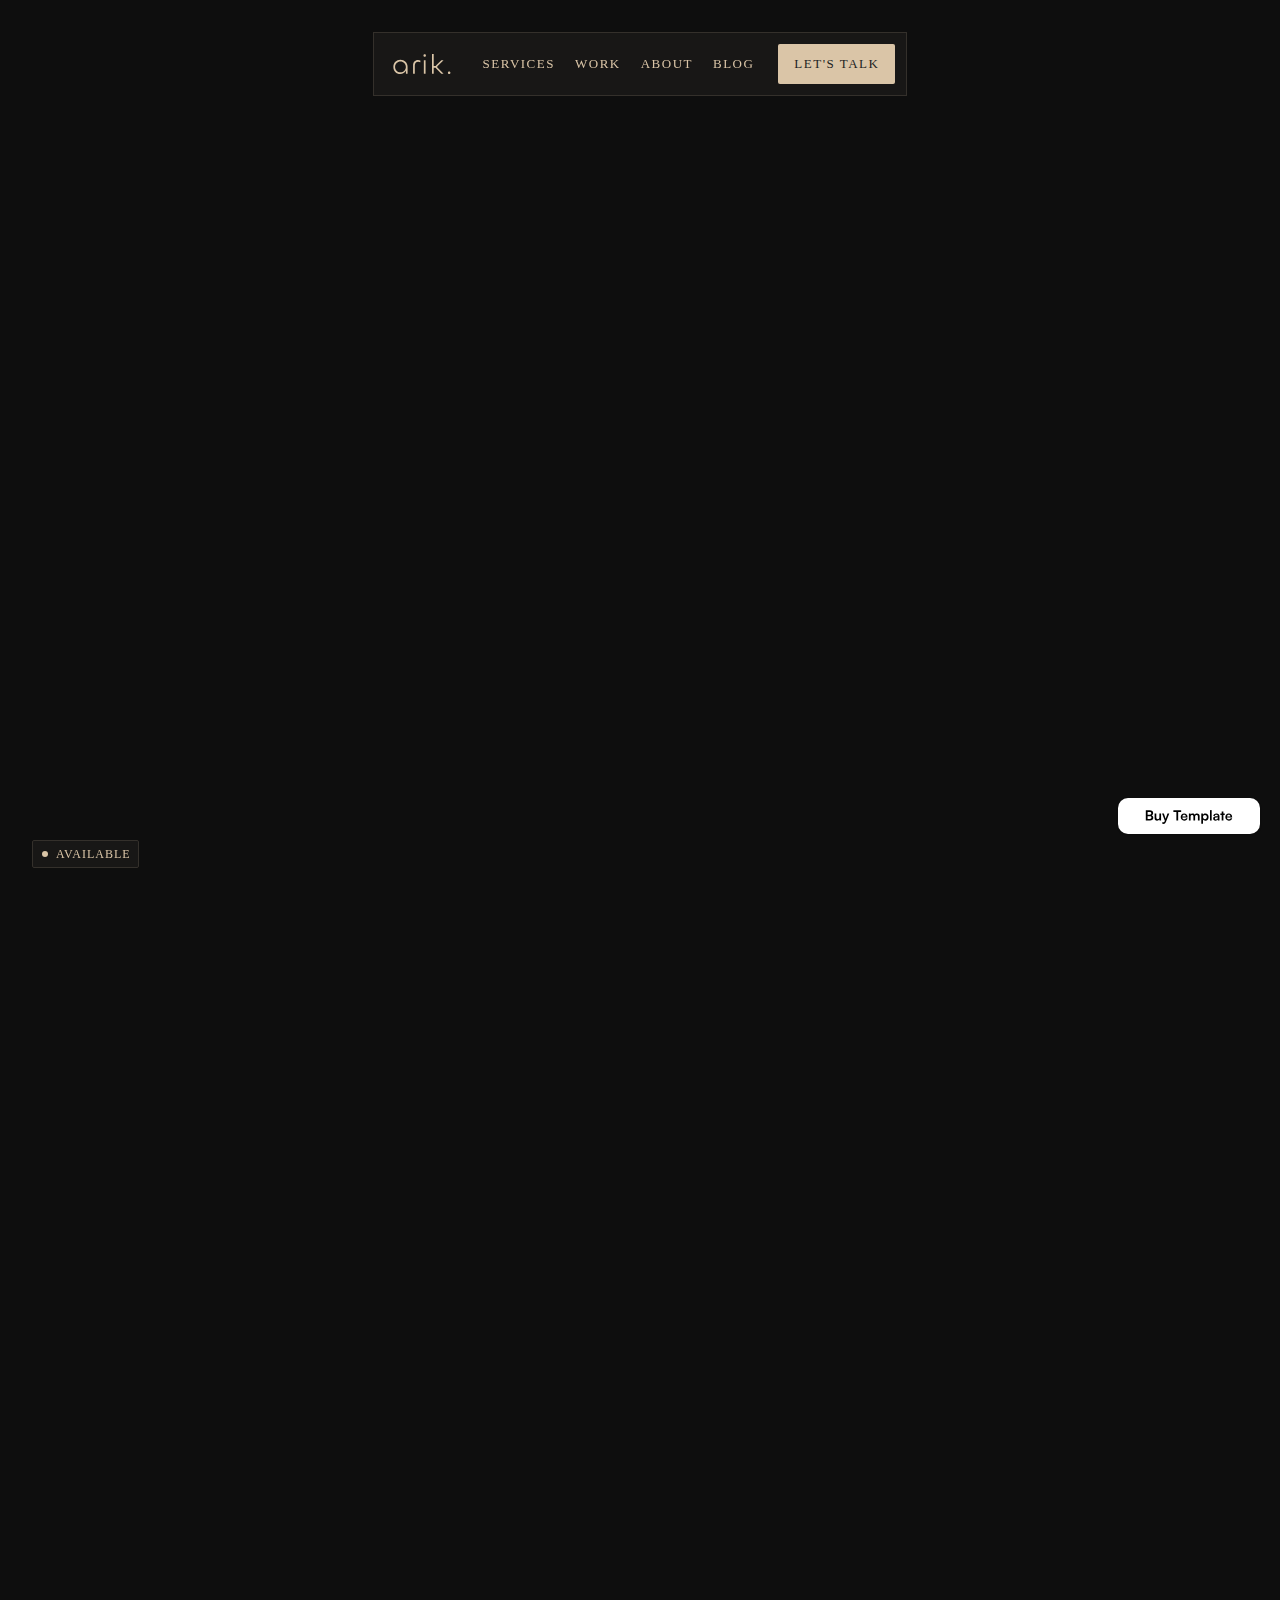
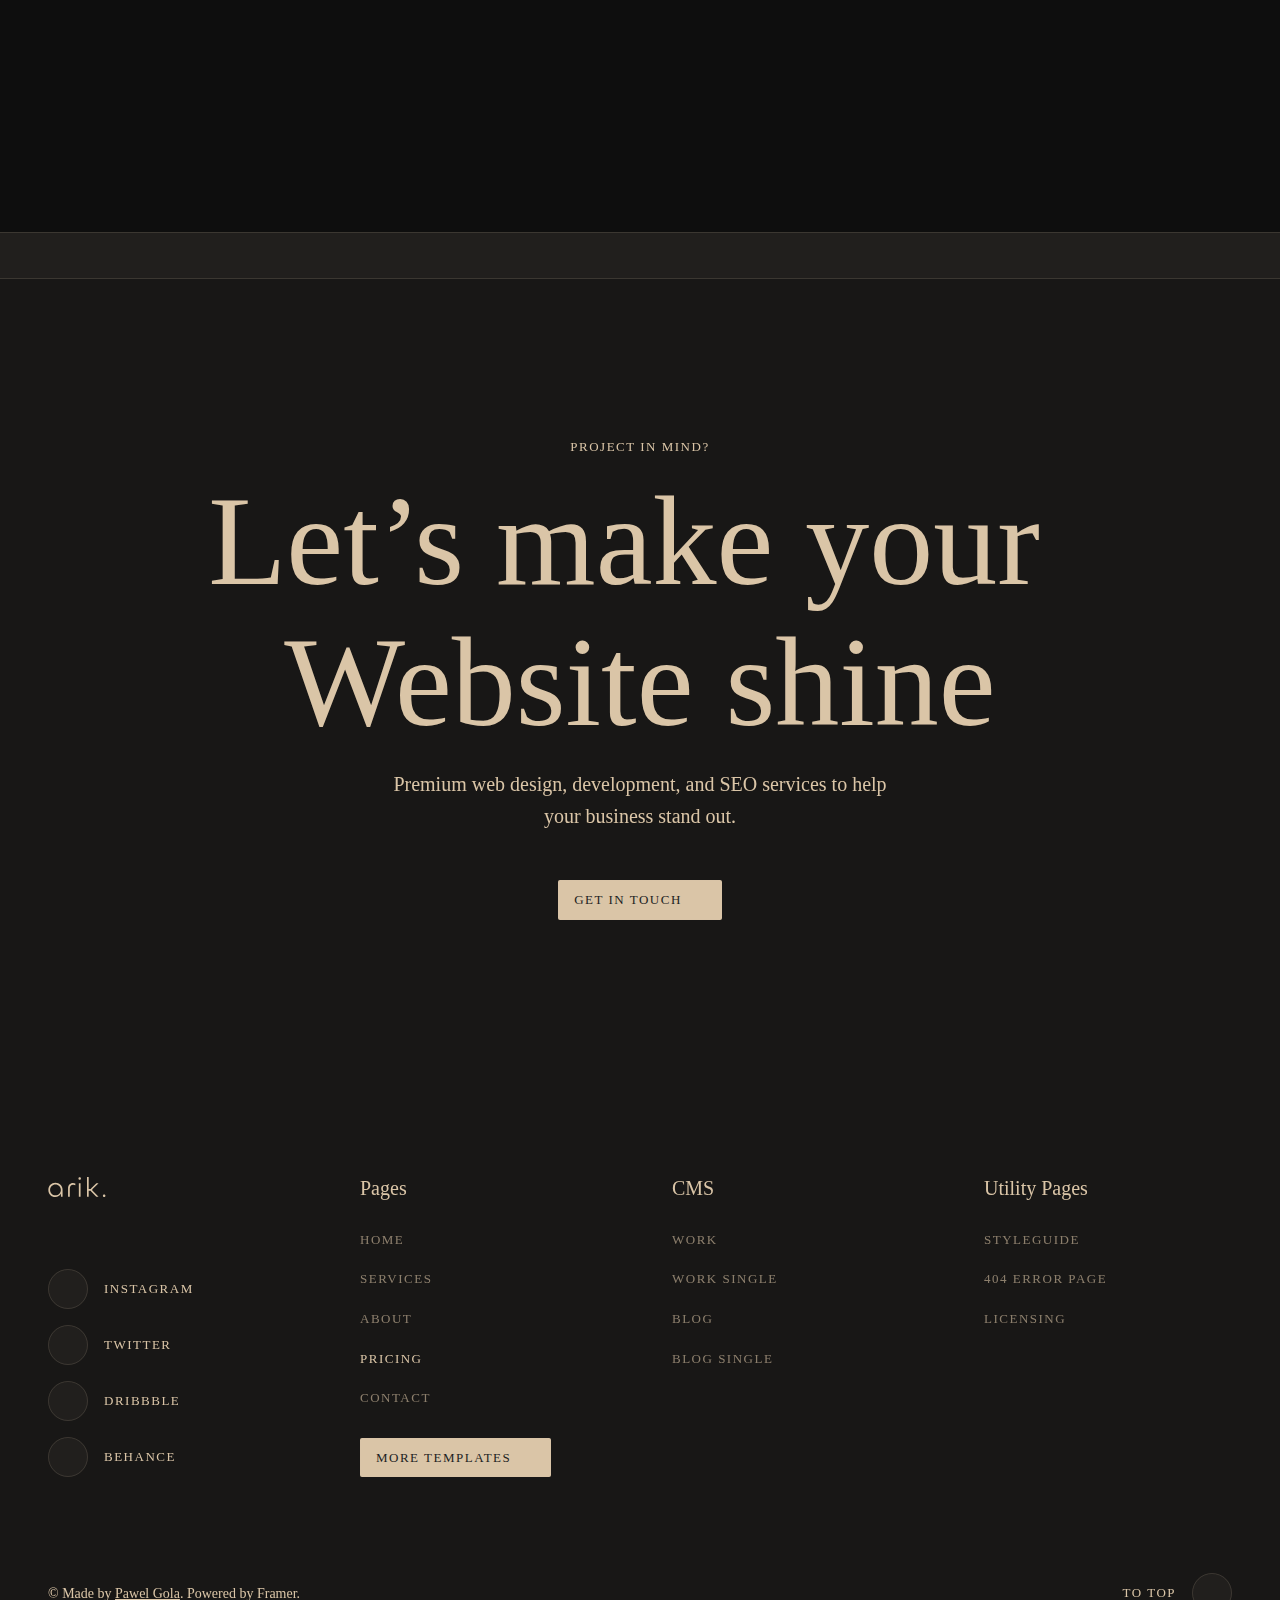
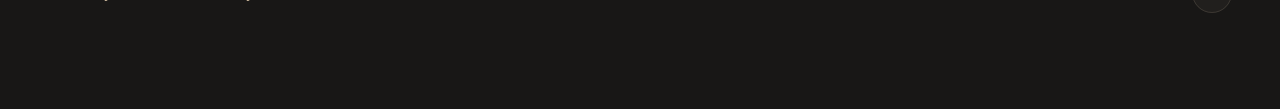
<file: pricing.html>
<!doctype html>
<!-- ✨ Built with Framer • https://www.framer.com/ -->
<html>
<head>
    <meta charset="utf-8">
    
    
    
    <!-- End of headStart -->
    <meta name="viewport" content="width=device-width">
    <meta name="generator" content="Framer b75150a">
    <title>Arik - Portfolio Framer Template</title>
    <meta name="description" content="Arik is a minimal &amp; modern Portfolio Framer Template perfectly suited for freelancers, designers, agencies or your personal portfolio.">
    <meta name="framer-search-index" content="https://framerusercontent.com/sites/5W1FwHllSGOjXeTBHJH9Vw/searchIndex-Nlzuj_X8V0C7.json">
    <link rel="icon" href="https://framerusercontent.com/images/U07AsvVKwVsSMuFrIdeV15pXmbI.png">
    <!-- Open Graph / Facebook -->
    <meta property="og:type" content="website">
    <meta property="og:title" content="Arik - Portfolio Framer Template">
    <meta property="og:description" content="Arik is a minimal &amp; modern Portfolio Framer Template perfectly suited for freelancers, designers, agencies or your personal portfolio.">
    <meta property="og:image" content="https://framerusercontent.com/images/PX7wcRuNcDsvlch3PxifGTef7A.jpg">
    <!-- Twitter -->
    <meta name="twitter:card" content="summary_large_image">
    <meta name="twitter:title" content="Arik - Portfolio Framer Template">
    <meta name="twitter:description" content="Arik is a minimal &amp; modern Portfolio Framer Template perfectly suited for freelancers, designers, agencies or your personal portfolio.">
    <meta name="twitter:image" content="https://framerusercontent.com/images/PX7wcRuNcDsvlch3PxifGTef7A.jpg">
    <meta name="robots" content="max-image-preview:large"><link rel="canonical" href="pricing.html"><meta property="og:url" content="https://methodical-life-036075.framer.app/pricing"><link rel="modulepreload" fetchpriority="low" href="https://framerusercontent.com/sites/5W1FwHllSGOjXeTBHJH9Vw/chunk-HN6BYEYX.mjs"><link rel="modulepreload" fetchpriority="low" href="https://framerusercontent.com/sites/5W1FwHllSGOjXeTBHJH9Vw/chunk-ELYU6EKT.mjs"><link rel="modulepreload" fetchpriority="low" href="https://framerusercontent.com/sites/5W1FwHllSGOjXeTBHJH9Vw/4pUTlPyD0gVIi6EJHJrxxAfS3tU8luGuyIlNvxE-Br0.BXNRE6EA.mjs"><link rel="modulepreload" fetchpriority="low" href="https://framerusercontent.com/sites/5W1FwHllSGOjXeTBHJH9Vw/chunk-UHMWE3KH.mjs"><link rel="modulepreload" fetchpriority="low" href="https://framerusercontent.com/sites/5W1FwHllSGOjXeTBHJH9Vw/chunk-AJDI7Z7K.mjs"><link rel="modulepreload" fetchpriority="low" href="https://framerusercontent.com/sites/5W1FwHllSGOjXeTBHJH9Vw/chunk-GLNRPXNH.mjs"><link rel="modulepreload" fetchpriority="low" href="https://framerusercontent.com/sites/5W1FwHllSGOjXeTBHJH9Vw/chunk-U6BJWJGG.mjs"><link rel="modulepreload" fetchpriority="low" href="https://framerusercontent.com/sites/5W1FwHllSGOjXeTBHJH9Vw/chunk-VRAKFH5T.mjs"><link rel="modulepreload" fetchpriority="low" href="https://framerusercontent.com/sites/5W1FwHllSGOjXeTBHJH9Vw/chunk-XBR4XTQY.mjs"><link rel="modulepreload" fetchpriority="low" href="https://framerusercontent.com/sites/5W1FwHllSGOjXeTBHJH9Vw/chunk-AURVXBNM.mjs"><link rel="modulepreload" fetchpriority="low" href="https://framerusercontent.com/sites/5W1FwHllSGOjXeTBHJH9Vw/chunk-ZLFPQVO3.mjs"><link rel="modulepreload" fetchpriority="low" href="https://framerusercontent.com/sites/5W1FwHllSGOjXeTBHJH9Vw/chunk-KEG7BYMQ.mjs"><link rel="modulepreload" fetchpriority="low" href="https://framerusercontent.com/sites/5W1FwHllSGOjXeTBHJH9Vw/chunk-NHJLW7SQ.mjs"><link rel="modulepreload" fetchpriority="low" href="https://framerusercontent.com/sites/5W1FwHllSGOjXeTBHJH9Vw/chunk-I3WUDCO3.mjs"><link rel="modulepreload" fetchpriority="low" href="https://framerusercontent.com/sites/5W1FwHllSGOjXeTBHJH9Vw/chunk-42U43NKG.mjs"><link rel="modulepreload" fetchpriority="low" href="https://framerusercontent.com/sites/5W1FwHllSGOjXeTBHJH9Vw/chunk-N2UBOR72.mjs"><style data-framer-css-ssr-minified data-framer-components="framer-ZxXWx framer-G10AI framer-MBxCI framer-COPtx framer-a7Nmk framer-QBA7x framer-Mr3rX framer-7Qu4y framer-4TWVR framer-ulMrK framer-jS57Q framer-ltARv framer-jprCD framer-bon5U">html,body,#main{margin:0;padding:0;box-sizing:border-box}:root{-webkit-font-smoothing:antialiased;-moz-osx-font-smoothing:grayscale}*{box-sizing:border-box;-webkit-font-smoothing:inherit}h1,h2,h3,h4,h5,h6,p,figure{margin:0}body,input,textarea,select,button{font-size:12px;font-family:sans-serif}body{--token-797a2fb4-2d14-46eb-9fb6-f38c1a9a545e: rgba(218, 197, 167, .6);--token-c5c4fdcb-9482-48bb-aedf-353188472aae: rgb(218, 197, 167);--token-076a5949-c566-4095-867f-0262b4603827: #1D1E1F;--token-efbc6c56-80fe-4475-9b37-9684d6e92632: rgb(218, 197, 167);--token-733c8055-7567-4f62-8ab2-a7594df3b67a: rgb(29, 30, 31);--token-68c05b50-ca7b-4173-82aa-ed42aea1a9b4: rgba(218, 197, 167, .15);--token-9ed7888c-aeb5-48dd-aee6-b885d99628b4: rgba(218, 197, 167, .3);--token-4321a524-8651-4268-85f9-e884d8cb6223: #0E0E0E;--token-81ab93ff-d515-4aca-b63b-24f83b57a3ab: rgba(218, 197, 167, .05);--token-789dc033-d47a-446c-b8b6-91ab3c3fb06b: rgba(218, 197, 167, .1);--token-dca875b7-f855-43c1-bf73-97596e452266: #DAC5A7;--token-27310665-dd28-406a-8680-988e709f590a: rgb(237, 214, 182);--token-07804b22-c48e-447d-ad90-ee7232ca9c4a: rgb(26, 26, 26);--token-9fa135a8-7fed-44e3-ac33-bc79e4939da3: rgb(33, 33, 33)}#__framer-badge-container{position:fixed;bottom:0;padding:20px;width:100%;display:flex;justify-content:right;pointer-events:none;z-index:314159}.__framer-badge{pointer-events:auto}@font-face{font-family:Satoshi Regular;src:url(https://framerusercontent.com/modules/assets/0yFpglK3jVYQPMAavtrS0bTWcJs~vAEznUOv5inQLdXUmtSMsf36imZo5rKg1R7M8aYW7iM.woff);font-display:block}@font-face{font-family:Satoshi Light;src:url(https://framerusercontent.com/modules/assets/KD28JKvy8FTDeIrVnk1MJ0tDXY~ciSE9VQVnjmJjJLnmCJ6trLJfIJR86IkZ9784Gqg_64.woff);font-display:block}@font-face{font-family:Gambetta Light Italic;src:url(https://framerusercontent.com/modules/assets/iXpaxEenVVRK6V44PcVbra2128~uTrJwknQ-XbosHW6GvXlSbeSsNyyrZv9s6v0th4NBPU.ttf);font-display:block}@font-face{font-family:Chillax Light;src:url(https://framerusercontent.com/modules/assets/1LfUFn9ktwe6Y6vHnbuhigjq9Dk~nQPmdXtnPUHZYMNuQqvNUY4ViLqSdUKAqplBpZ4hSoM.woff);font-display:block}@font-face{font-family:Inter;src:url(https://app.framerstatic.com/Inter-Regular.cyrillic-ext-CFTLRB35.woff2);font-display:swap;font-style:normal;font-weight:400;unicode-range:U+0460-052F,U+1C80-1C88,U+20B4,U+2DE0-2DFF,U+A640-A69F,U+FE2E-FE2F}@font-face{font-family:Inter;src:url(https://app.framerstatic.com/Inter-Regular.cyrillic-KKLZBALH.woff2);font-display:swap;font-style:normal;font-weight:400;unicode-range:U+0301,U+0400-045F,U+0490-0491,U+04B0-04B1,U+2116}@font-face{font-family:Inter;src:url(https://app.framerstatic.com/Inter-Regular.greek-ext-ULEBLIFV.woff2);font-display:swap;font-style:normal;font-weight:400;unicode-range:U+1F00-1FFF}@font-face{font-family:Inter;src:url(https://app.framerstatic.com/Inter-Regular.greek-IRHSNFQB.woff2);font-display:swap;font-style:normal;font-weight:400;unicode-range:U+0370-03FF}@font-face{font-family:Inter;src:url(https://app.framerstatic.com/Inter-Regular.latin-ext-VZDUGU3Q.woff2);font-display:swap;font-style:normal;font-weight:400;unicode-range:U+0100-024F,U+0259,U+1E00-1EFF,U+2020,U+20A0-20AB,U+20AD-20CF,U+2113,U+2C60-2C7F,U+A720-A7FF}@font-face{font-family:Inter;src:url(https://app.framerstatic.com/Inter-Regular.latin-JLQMKCHE.woff2);font-display:swap;font-style:normal;font-weight:400;unicode-range:U+0000-00FF,U+0131,U+0152-0153,U+02BB-02BC,U+02C6,U+02DA,U+02DC,U+2000-206F,U+2074,U+20AC,U+2122,U+2191,U+2193,U+2212,U+2215,U+FEFF,U+FFFD}@font-face{font-family:Inter;src:url(https://app.framerstatic.com/Inter-Regular.vietnamese-QK7VSWXK.woff2);font-display:swap;font-style:normal;font-weight:400;unicode-range:U+0102-0103,U+0110-0111,U+0128-0129,U+0168-0169,U+01A0-01A1,U+01AF-01B0,U+1EA0-1EF9,U+20AB}@font-face{font-family:Inter;src:url(https://app.framerstatic.com/Inter-Thin.cyrillic-ext-BHDA65O4.woff2);font-display:block;font-style:normal;font-weight:100;unicode-range:U+0460-052F,U+1C80-1C88,U+20B4,U+2DE0-2DFF,U+A640-A69F,U+FE2E-FE2F}@font-face{font-family:Inter;src:url(https://app.framerstatic.com/Inter-Thin.cyrillic-Q5IXHU2O.woff2);font-display:block;font-style:normal;font-weight:100;unicode-range:U+0301,U+0400-045F,U+0490-0491,U+04B0-04B1,U+2116}@font-face{font-family:Inter;src:url(https://app.framerstatic.com/Inter-Thin.greek-ext-VVOQA2NE.woff2);font-display:block;font-style:normal;font-weight:100;unicode-range:U+1F00-1FFF}@font-face{font-family:Inter;src:url(https://app.framerstatic.com/Inter-Thin.greek-E3WNEUH6.woff2);font-display:block;font-style:normal;font-weight:100;unicode-range:U+0370-03FF}@font-face{font-family:Inter;src:url(https://app.framerstatic.com/Inter-Thin.latin-ext-5RC4NRHN.woff2);font-display:block;font-style:normal;font-weight:100;unicode-range:U+0100-024F,U+0259,U+1E00-1EFF,U+2020,U+20A0-20AB,U+20AD-20CF,U+2113,U+2C60-2C7F,U+A720-A7FF}@font-face{font-family:Inter;src:url(https://app.framerstatic.com/Inter-Thin.latin-GJ7CRGHG.woff2);font-display:block;font-style:normal;font-weight:100;unicode-range:U+0000-00FF,U+0131,U+0152-0153,U+02BB-02BC,U+02C6,U+02DA,U+02DC,U+2000-206F,U+2074,U+20AC,U+2122,U+2191,U+2193,U+2212,U+2215,U+FEFF,U+FFFD}@font-face{font-family:Inter;src:url(https://app.framerstatic.com/Inter-Thin.vietnamese-Z3Y7DPWO.woff2);font-display:block;font-style:normal;font-weight:100;unicode-range:U+0102-0103,U+0110-0111,U+0128-0129,U+0168-0169,U+01A0-01A1,U+01AF-01B0,U+1EA0-1EF9,U+20AB}@font-face{font-family:Inter;src:url(https://app.framerstatic.com/Inter-ExtraLight.cyrillic-ext-7NWKXNAT.woff2);font-display:block;font-style:normal;font-weight:200;unicode-range:U+0460-052F,U+1C80-1C88,U+20B4,U+2DE0-2DFF,U+A640-A69F,U+FE2E-FE2F}@font-face{font-family:Inter;src:url(https://app.framerstatic.com/Inter-ExtraLight.cyrillic-IBWUD6RJ.woff2);font-display:block;font-style:normal;font-weight:200;unicode-range:U+0301,U+0400-045F,U+0490-0491,U+04B0-04B1,U+2116}@font-face{font-family:Inter;src:url(https://app.framerstatic.com/Inter-ExtraLight.greek-ext-HUMDTRBU.woff2);font-display:block;font-style:normal;font-weight:200;unicode-range:U+1F00-1FFF}@font-face{font-family:Inter;src:url(https://app.framerstatic.com/Inter-ExtraLight.greek-ZLLHEEN3.woff2);font-display:block;font-style:normal;font-weight:200;unicode-range:U+0370-03FF}@font-face{font-family:Inter;src:url(https://app.framerstatic.com/Inter-ExtraLight.latin-ext-72JE5FGU.woff2);font-display:block;font-style:normal;font-weight:200;unicode-range:U+0100-024F,U+0259,U+1E00-1EFF,U+2020,U+20A0-20AB,U+20AD-20CF,U+2113,U+2C60-2C7F,U+A720-A7FF}@font-face{font-family:Inter;src:url(https://app.framerstatic.com/Inter-ExtraLight.latin-2JHDAFAQ.woff2);font-display:block;font-style:normal;font-weight:200;unicode-range:U+0000-00FF,U+0131,U+0152-0153,U+02BB-02BC,U+02C6,U+02DA,U+02DC,U+2000-206F,U+2074,U+20AC,U+2122,U+2191,U+2193,U+2212,U+2215,U+FEFF,U+FFFD}@font-face{font-family:Inter;src:url(https://app.framerstatic.com/Inter-ExtraLight.vietnamese-VKRCA4VC.woff2);font-display:block;font-style:normal;font-weight:200;unicode-range:U+0102-0103,U+0110-0111,U+0128-0129,U+0168-0169,U+01A0-01A1,U+01AF-01B0,U+1EA0-1EF9,U+20AB}@font-face{font-family:Inter;src:url(https://app.framerstatic.com/Inter-Light.cyrillic-ext-G3OTPKE4.woff2);font-display:swap;font-style:normal;font-weight:300;unicode-range:U+0460-052F,U+1C80-1C88,U+20B4,U+2DE0-2DFF,U+A640-A69F,U+FE2E-FE2F}@font-face{font-family:Inter;src:url(https://app.framerstatic.com/Inter-Light.cyrillic-JO7ZJTP6.woff2);font-display:swap;font-style:normal;font-weight:300;unicode-range:U+0301,U+0400-045F,U+0490-0491,U+04B0-04B1,U+2116}@font-face{font-family:Inter;src:url(https://app.framerstatic.com/Inter-Light.greek-ext-N63XCCK3.woff2);font-display:swap;font-style:normal;font-weight:300;unicode-range:U+1F00-1FFF}@font-face{font-family:Inter;src:url(https://app.framerstatic.com/Inter-Light.greek-5GVUXSXZ.woff2);font-display:swap;font-style:normal;font-weight:300;unicode-range:U+0370-03FF}@font-face{font-family:Inter;src:url(https://app.framerstatic.com/Inter-Light.latin-ext-RREJIMQ3.woff2);font-display:swap;font-style:normal;font-weight:300;unicode-range:U+0100-024F,U+0259,U+1E00-1EFF,U+2020,U+20A0-20AB,U+20AD-20CF,U+2113,U+2C60-2C7F,U+A720-A7FF}@font-face{font-family:Inter;src:url(https://app.framerstatic.com/Inter-Light.latin-EKF76FXR.woff2);font-display:swap;font-style:normal;font-weight:300;unicode-range:U+0000-00FF,U+0131,U+0152-0153,U+02BB-02BC,U+02C6,U+02DA,U+02DC,U+2000-206F,U+2074,U+20AC,U+2122,U+2191,U+2193,U+2212,U+2215,U+FEFF,U+FFFD}@font-face{font-family:Inter;src:url(https://app.framerstatic.com/Inter-Light.vietnamese-GVC2UOFS.woff2);font-display:swap;font-style:normal;font-weight:300;unicode-range:U+0102-0103,U+0110-0111,U+0128-0129,U+0168-0169,U+01A0-01A1,U+01AF-01B0,U+1EA0-1EF9,U+20AB}@font-face{font-family:Inter;src:url(https://app.framerstatic.com/Inter-Medium.cyrillic-ext-M4WHNGTS.woff2);font-display:swap;font-style:normal;font-weight:500;unicode-range:U+0460-052F,U+1C80-1C88,U+20B4,U+2DE0-2DFF,U+A640-A69F,U+FE2E-FE2F}@font-face{font-family:Inter;src:url(https://app.framerstatic.com/Inter-Medium.cyrillic-JVU2PANX.woff2);font-display:swap;font-style:normal;font-weight:500;unicode-range:U+0301,U+0400-045F,U+0490-0491,U+04B0-04B1,U+2116}@font-face{font-family:Inter;src:url(https://app.framerstatic.com/Inter-Medium.greek-ext-4KCQBEIZ.woff2);font-display:swap;font-style:normal;font-weight:500;unicode-range:U+1F00-1FFF}@font-face{font-family:Inter;src:url(https://app.framerstatic.com/Inter-Medium.greek-DPOQGN7L.woff2);font-display:swap;font-style:normal;font-weight:500;unicode-range:U+0370-03FF}@font-face{font-family:Inter;src:url(https://app.framerstatic.com/Inter-Medium.latin-ext-J4DBSW7F.woff2);font-display:swap;font-style:normal;font-weight:500;unicode-range:U+0100-024F,U+0259,U+1E00-1EFF,U+2020,U+20A0-20AB,U+20AD-20CF,U+2113,U+2C60-2C7F,U+A720-A7FF}@font-face{font-family:Inter;src:url(https://app.framerstatic.com/Inter-Medium.latin-Y3IVPL46.woff2);font-display:swap;font-style:normal;font-weight:500;unicode-range:U+0000-00FF,U+0131,U+0152-0153,U+02BB-02BC,U+02C6,U+02DA,U+02DC,U+2000-206F,U+2074,U+20AC,U+2122,U+2191,U+2193,U+2212,U+2215,U+FEFF,U+FFFD}@font-face{font-family:Inter;src:url(https://app.framerstatic.com/Inter-Medium.vietnamese-PJV76O4P.woff2);font-display:swap;font-style:normal;font-weight:500;unicode-range:U+0102-0103,U+0110-0111,U+0128-0129,U+0168-0169,U+01A0-01A1,U+01AF-01B0,U+1EA0-1EF9,U+20AB}@font-face{font-family:Inter;src:url(https://app.framerstatic.com/Inter-SemiBold.cyrillic-ext-C7KWUKA7.woff2);font-display:swap;font-style:normal;font-weight:600;unicode-range:U+0460-052F,U+1C80-1C88,U+20B4,U+2DE0-2DFF,U+A640-A69F,U+FE2E-FE2F}@font-face{font-family:Inter;src:url(https://app.framerstatic.com/Inter-SemiBold.cyrillic-JWV7SOZ6.woff2);font-display:swap;font-style:normal;font-weight:600;unicode-range:U+0301,U+0400-045F,U+0490-0491,U+04B0-04B1,U+2116}@font-face{font-family:Inter;src:url(https://app.framerstatic.com/Inter-SemiBold.greek-ext-FBKSFTSU.woff2);font-display:swap;font-style:normal;font-weight:600;unicode-range:U+1F00-1FFF}@font-face{font-family:Inter;src:url(https://app.framerstatic.com/Inter-SemiBold.greek-EQ3PSENU.woff2);font-display:swap;font-style:normal;font-weight:600;unicode-range:U+0370-03FF}@font-face{font-family:Inter;src:url(https://app.framerstatic.com/Inter-SemiBold.latin-ext-ULRSO3ZR.woff2);font-display:swap;font-style:normal;font-weight:600;unicode-range:U+0100-024F,U+0259,U+1E00-1EFF,U+2020,U+20A0-20AB,U+20AD-20CF,U+2113,U+2C60-2C7F,U+A720-A7FF}@font-face{font-family:Inter;src:url(https://app.framerstatic.com/Inter-SemiBold.latin-RDYY2AG2.woff2);font-display:swap;font-style:normal;font-weight:600;unicode-range:U+0000-00FF,U+0131,U+0152-0153,U+02BB-02BC,U+02C6,U+02DA,U+02DC,U+2000-206F,U+2074,U+20AC,U+2122,U+2191,U+2193,U+2212,U+2215,U+FEFF,U+FFFD}@font-face{font-family:Inter;src:url(https://app.framerstatic.com/Inter-SemiBold.vietnamese-ESQNSEQ3.woff2);font-display:swap;font-style:normal;font-weight:600;unicode-range:U+0102-0103,U+0110-0111,U+0128-0129,U+0168-0169,U+01A0-01A1,U+01AF-01B0,U+1EA0-1EF9,U+20AB}@font-face{font-family:Inter;src:url(https://app.framerstatic.com/Inter-Bold.cyrillic-ext-XOTVL7ZR.woff2);font-display:swap;font-style:normal;font-weight:700;unicode-range:U+0460-052F,U+1C80-1C88,U+20B4,U+2DE0-2DFF,U+A640-A69F,U+FE2E-FE2F}@font-face{font-family:Inter;src:url(https://app.framerstatic.com/Inter-Bold.cyrillic-6LOMBC2V.woff2);font-display:swap;font-style:normal;font-weight:700;unicode-range:U+0301,U+0400-045F,U+0490-0491,U+04B0-04B1,U+2116}@font-face{font-family:Inter;src:url(https://app.framerstatic.com/Inter-Bold.greek-ext-WXWSJXLB.woff2);font-display:swap;font-style:normal;font-weight:700;unicode-range:U+1F00-1FFF}@font-face{font-family:Inter;src:url(https://app.framerstatic.com/Inter-Bold.greek-YRST7ODZ.woff2);font-display:swap;font-style:normal;font-weight:700;unicode-range:U+0370-03FF}@font-face{font-family:Inter;src:url(https://app.framerstatic.com/Inter-Bold.latin-ext-BASA5UL3.woff2);font-display:swap;font-style:normal;font-weight:700;unicode-range:U+0100-024F,U+0259,U+1E00-1EFF,U+2020,U+20A0-20AB,U+20AD-20CF,U+2113,U+2C60-2C7F,U+A720-A7FF}@font-face{font-family:Inter;src:url(https://app.framerstatic.com/Inter-Bold.latin-UCM45LQF.woff2);font-display:swap;font-style:normal;font-weight:700;unicode-range:U+0000-00FF,U+0131,U+0152-0153,U+02BB-02BC,U+02C6,U+02DA,U+02DC,U+2000-206F,U+2074,U+20AC,U+2122,U+2191,U+2193,U+2212,U+2215,U+FEFF,U+FFFD}@font-face{font-family:Inter;src:url(https://app.framerstatic.com/Inter-Bold.vietnamese-OEVJMXEP.woff2);font-display:swap;font-style:normal;font-weight:700;unicode-range:U+0102-0103,U+0110-0111,U+0128-0129,U+0168-0169,U+01A0-01A1,U+01AF-01B0,U+1EA0-1EF9,U+20AB}@font-face{font-family:Inter;src:url(https://app.framerstatic.com/Inter-ExtraBold.cyrillic-ext-7Q6SVIPE.woff2);font-display:swap;font-style:normal;font-weight:800;unicode-range:U+0460-052F,U+1C80-1C88,U+20B4,U+2DE0-2DFF,U+A640-A69F,U+FE2E-FE2F}@font-face{font-family:Inter;src:url(https://app.framerstatic.com/Inter-ExtraBold.cyrillic-JSLPE6KW.woff2);font-display:swap;font-style:normal;font-weight:800;unicode-range:U+0301,U+0400-045F,U+0490-0491,U+04B0-04B1,U+2116}@font-face{font-family:Inter;src:url(https://app.framerstatic.com/Inter-ExtraBold.greek-ext-6OYGJJV7.woff2);font-display:swap;font-style:normal;font-weight:800;unicode-range:U+1F00-1FFF}@font-face{font-family:Inter;src:url(https://app.framerstatic.com/Inter-ExtraBold.greek-SHW2FPC4.woff2);font-display:swap;font-style:normal;font-weight:800;unicode-range:U+0370-03FF}@font-face{font-family:Inter;src:url(https://app.framerstatic.com/Inter-ExtraBold.latin-ext-A5DUFOP6.woff2);font-display:swap;font-style:normal;font-weight:800;unicode-range:U+0100-024F,U+0259,U+1E00-1EFF,U+2020,U+20A0-20AB,U+20AD-20CF,U+2113,U+2C60-2C7F,U+A720-A7FF}@font-face{font-family:Inter;src:url(https://app.framerstatic.com/Inter-ExtraBold.latin-OW4UGSRU.woff2);font-display:swap;font-style:normal;font-weight:800;unicode-range:U+0000-00FF,U+0131,U+0152-0153,U+02BB-02BC,U+02C6,U+02DA,U+02DC,U+2000-206F,U+2074,U+20AC,U+2122,U+2191,U+2193,U+2212,U+2215,U+FEFF,U+FFFD}@font-face{font-family:Inter;src:url(https://app.framerstatic.com/Inter-ExtraBold.vietnamese-IBBC7NGV.woff2);font-display:swap;font-style:normal;font-weight:800;unicode-range:U+0102-0103,U+0110-0111,U+0128-0129,U+0168-0169,U+01A0-01A1,U+01AF-01B0,U+1EA0-1EF9,U+20AB}@font-face{font-family:Inter;src:url(https://app.framerstatic.com/Inter-Black.cyrillic-ext-TU4ITVTR.woff2);font-display:block;font-style:normal;font-weight:900;unicode-range:U+0460-052F,U+1C80-1C88,U+20B4,U+2DE0-2DFF,U+A640-A69F,U+FE2E-FE2F}@font-face{font-family:Inter;src:url(https://app.framerstatic.com/Inter-Black.cyrillic-JX7CGTYD.woff2);font-display:block;font-style:normal;font-weight:900;unicode-range:U+0301,U+0400-045F,U+0490-0491,U+04B0-04B1,U+2116}@font-face{font-family:Inter;src:url(https://app.framerstatic.com/Inter-Black.greek-ext-LS3GCBFI.woff2);font-display:block;font-style:normal;font-weight:900;unicode-range:U+1F00-1FFF}@font-face{font-family:Inter;src:url(https://app.framerstatic.com/Inter-Black.greek-ZWCJHBP5.woff2);font-display:block;font-style:normal;font-weight:900;unicode-range:U+0370-03FF}@font-face{font-family:Inter;src:url(https://app.framerstatic.com/Inter-Black.latin-ext-BZLEUMX6.woff2);font-display:block;font-style:normal;font-weight:900;unicode-range:U+0100-024F,U+0259,U+1E00-1EFF,U+2020,U+20A0-20AB,U+20AD-20CF,U+2113,U+2C60-2C7F,U+A720-A7FF}@font-face{font-family:Inter;src:url(https://app.framerstatic.com/Inter-Black.latin-TETRYDF7.woff2);font-display:block;font-style:normal;font-weight:900;unicode-range:U+0000-00FF,U+0131,U+0152-0153,U+02BB-02BC,U+02C6,U+02DA,U+02DC,U+2000-206F,U+2074,U+20AC,U+2122,U+2191,U+2193,U+2212,U+2215,U+FEFF,U+FFFD}@font-face{font-family:Inter;src:url(https://app.framerstatic.com/Inter-Black.vietnamese-RXQCC3EJ.woff2);font-display:block;font-style:normal;font-weight:900;unicode-range:U+0102-0103,U+0110-0111,U+0128-0129,U+0168-0169,U+01A0-01A1,U+01AF-01B0,U+1EA0-1EF9,U+20AB}@font-face{font-family:Inter;src:url(https://app.framerstatic.com/Inter-ThinItalic.cyrillic-ext-2RGKWUBV.woff2);font-display:block;font-style:italic;font-weight:100;unicode-range:U+0460-052F,U+1C80-1C88,U+20B4,U+2DE0-2DFF,U+A640-A69F,U+FE2E-FE2F}@font-face{font-family:Inter;src:url(https://app.framerstatic.com/Inter-ThinItalic.cyrillic-TDYIP5HV.woff2);font-display:block;font-style:italic;font-weight:100;unicode-range:U+0301,U+0400-045F,U+0490-0491,U+04B0-04B1,U+2116}@font-face{font-family:Inter;src:url(https://app.framerstatic.com/Inter-ThinItalic.greek-ext-WR4TIDYZ.woff2);font-display:block;font-style:italic;font-weight:100;unicode-range:U+1F00-1FFF}@font-face{font-family:Inter;src:url(https://app.framerstatic.com/Inter-ThinItalic.greek-V3WZMSP7.woff2);font-display:block;font-style:italic;font-weight:100;unicode-range:U+0370-03FF}@font-face{font-family:Inter;src:url(https://app.framerstatic.com/Inter-ThinItalic.latin-ext-TXFTJONQ.woff2);font-display:block;font-style:italic;font-weight:100;unicode-range:U+0100-024F,U+0259,U+1E00-1EFF,U+2020,U+20A0-20AB,U+20AD-20CF,U+2113,U+2C60-2C7F,U+A720-A7FF}@font-face{font-family:Inter;src:url(https://app.framerstatic.com/Inter-ThinItalic.latin-RVEBKP6O.woff2);font-display:block;font-style:italic;font-weight:100;unicode-range:U+0000-00FF,U+0131,U+0152-0153,U+02BB-02BC,U+02C6,U+02DA,U+02DC,U+2000-206F,U+2074,U+20AC,U+2122,U+2191,U+2193,U+2212,U+2215,U+FEFF,U+FFFD}@font-face{font-family:Inter;src:url(https://app.framerstatic.com/Inter-ThinItalic.vietnamese-WCBPP4MD.woff2);font-display:block;font-style:italic;font-weight:100;unicode-range:U+0102-0103,U+0110-0111,U+0128-0129,U+0168-0169,U+01A0-01A1,U+01AF-01B0,U+1EA0-1EF9,U+20AB}@font-face{font-family:Inter;src:url(https://app.framerstatic.com/Inter-ExtraLightItalic.cyrillic-ext-OVCHMVPD.woff2);font-display:block;font-style:italic;font-weight:200;unicode-range:U+0460-052F,U+1C80-1C88,U+20B4,U+2DE0-2DFF,U+A640-A69F,U+FE2E-FE2F}@font-face{font-family:Inter;src:url(https://app.framerstatic.com/Inter-ExtraLightItalic.cyrillic-BRDZE5UH.woff2);font-display:block;font-style:italic;font-weight:200;unicode-range:U+0301,U+0400-045F,U+0490-0491,U+04B0-04B1,U+2116}@font-face{font-family:Inter;src:url(https://app.framerstatic.com/Inter-ExtraLightItalic.greek-ext-YV64YFFH.woff2);font-display:block;font-style:italic;font-weight:200;unicode-range:U+1F00-1FFF}@font-face{font-family:Inter;src:url(https://app.framerstatic.com/Inter-ExtraLightItalic.greek-EJVCLASM.woff2);font-display:block;font-style:italic;font-weight:200;unicode-range:U+0370-03FF}@font-face{font-family:Inter;src:url(https://app.framerstatic.com/Inter-ExtraLightItalic.latin-ext-2MHTM56A.woff2);font-display:block;font-style:italic;font-weight:200;unicode-range:U+0100-024F,U+0259,U+1E00-1EFF,U+2020,U+20A0-20AB,U+20AD-20CF,U+2113,U+2C60-2C7F,U+A720-A7FF}@font-face{font-family:Inter;src:url(https://app.framerstatic.com/Inter-ExtraLightItalic.latin-JB3CJMMM.woff2);font-display:block;font-style:italic;font-weight:200;unicode-range:U+0000-00FF,U+0131,U+0152-0153,U+02BB-02BC,U+02C6,U+02DA,U+02DC,U+2000-206F,U+2074,U+20AC,U+2122,U+2191,U+2193,U+2212,U+2215,U+FEFF,U+FFFD}@font-face{font-family:Inter;src:url(https://app.framerstatic.com/Inter-ExtraLightItalic.vietnamese-3EJ3IQYS.woff2);font-display:block;font-style:italic;font-weight:200;unicode-range:U+0102-0103,U+0110-0111,U+0128-0129,U+0168-0169,U+01A0-01A1,U+01AF-01B0,U+1EA0-1EF9,U+20AB}@font-face{font-family:Inter;src:url(https://app.framerstatic.com/Inter-LightItalic.cyrillic-ext-C2S5XS3D.woff2);font-display:swap;font-style:italic;font-weight:300;unicode-range:U+0460-052F,U+1C80-1C88,U+20B4,U+2DE0-2DFF,U+A640-A69F,U+FE2E-FE2F}@font-face{font-family:Inter;src:url(https://app.framerstatic.com/Inter-LightItalic.cyrillic-E7CYPW5D.woff2);font-display:swap;font-style:italic;font-weight:300;unicode-range:U+0301,U+0400-045F,U+0490-0491,U+04B0-04B1,U+2116}@font-face{font-family:Inter;src:url(https://app.framerstatic.com/Inter-LightItalic.greek-ext-ROSAFPGE.woff2);font-display:swap;font-style:italic;font-weight:300;unicode-range:U+1F00-1FFF}@font-face{font-family:Inter;src:url(https://app.framerstatic.com/Inter-LightItalic.greek-PAWWH37Z.woff2);font-display:swap;font-style:italic;font-weight:300;unicode-range:U+0370-03FF}@font-face{font-family:Inter;src:url(https://app.framerstatic.com/Inter-LightItalic.latin-ext-N2Z67Z45.woff2);font-display:swap;font-style:italic;font-weight:300;unicode-range:U+0100-024F,U+0259,U+1E00-1EFF,U+2020,U+20A0-20AB,U+20AD-20CF,U+2113,U+2C60-2C7F,U+A720-A7FF}@font-face{font-family:Inter;src:url(https://app.framerstatic.com/Inter-LightItalic.latin-SLSTLWEU.woff2);font-display:swap;font-style:italic;font-weight:300;unicode-range:U+0000-00FF,U+0131,U+0152-0153,U+02BB-02BC,U+02C6,U+02DA,U+02DC,U+2000-206F,U+2074,U+20AC,U+2122,U+2191,U+2193,U+2212,U+2215,U+FEFF,U+FFFD}@font-face{font-family:Inter;src:url(https://app.framerstatic.com/Inter-LightItalic.vietnamese-RLGM2D3Y.woff2);font-display:swap;font-style:italic;font-weight:300;unicode-range:U+0102-0103,U+0110-0111,U+0128-0129,U+0168-0169,U+01A0-01A1,U+01AF-01B0,U+1EA0-1EF9,U+20AB}@font-face{font-family:Inter;src:url(https://app.framerstatic.com/Inter-Italic.cyrillic-ext-YDGMJOJO.woff2);font-display:swap;font-style:italic;font-weight:400;unicode-range:U+0460-052F,U+1C80-1C88,U+20B4,U+2DE0-2DFF,U+A640-A69F,U+FE2E-FE2F}@font-face{font-family:Inter;src:url(https://app.framerstatic.com/Inter-Italic.cyrillic-BFOVMAQB.woff2);font-display:swap;font-style:italic;font-weight:400;unicode-range:U+0301,U+0400-045F,U+0490-0491,U+04B0-04B1,U+2116}@font-face{font-family:Inter;src:url(https://app.framerstatic.com/Inter-Italic.greek-ext-4KOU3AHC.woff2);font-display:swap;font-style:italic;font-weight:400;unicode-range:U+1F00-1FFF}@font-face{font-family:Inter;src:url(https://app.framerstatic.com/Inter-Italic.greek-OJTBJNE6.woff2);font-display:swap;font-style:italic;font-weight:400;unicode-range:U+0370-03FF}@font-face{font-family:Inter;src:url(https://app.framerstatic.com/Inter-Italic.latin-ext-H4B22QN6.woff2);font-display:swap;font-style:italic;font-weight:400;unicode-range:U+0100-024F,U+0259,U+1E00-1EFF,U+2020,U+20A0-20AB,U+20AD-20CF,U+2113,U+2C60-2C7F,U+A720-A7FF}@font-face{font-family:Inter;src:url(https://app.framerstatic.com/Inter-Italic.latin-2DWX32EN.woff2);font-display:swap;font-style:italic;font-weight:400;unicode-range:U+0000-00FF,U+0131,U+0152-0153,U+02BB-02BC,U+02C6,U+02DA,U+02DC,U+2000-206F,U+2074,U+20AC,U+2122,U+2191,U+2193,U+2212,U+2215,U+FEFF,U+FFFD}@font-face{font-family:Inter;src:url(https://app.framerstatic.com/Inter-Italic.vietnamese-TYMT6CKW.woff2);font-display:swap;font-style:italic;font-weight:400;unicode-range:U+0102-0103,U+0110-0111,U+0128-0129,U+0168-0169,U+01A0-01A1,U+01AF-01B0,U+1EA0-1EF9,U+20AB}@font-face{font-family:Inter;src:url(https://app.framerstatic.com/Inter-MediumItalic.cyrillic-ext-QYBZQ2NF.woff2);font-display:swap;font-style:italic;font-weight:500;unicode-range:U+0460-052F,U+1C80-1C88,U+20B4,U+2DE0-2DFF,U+A640-A69F,U+FE2E-FE2F}@font-face{font-family:Inter;src:url(https://app.framerstatic.com/Inter-MediumItalic.cyrillic-ZHAJHZCC.woff2);font-display:swap;font-style:italic;font-weight:500;unicode-range:U+0301,U+0400-045F,U+0490-0491,U+04B0-04B1,U+2116}@font-face{font-family:Inter;src:url(https://app.framerstatic.com/Inter-MediumItalic.greek-ext-W5ABYGZR.woff2);font-display:swap;font-style:italic;font-weight:500;unicode-range:U+1F00-1FFF}@font-face{font-family:Inter;src:url(https://app.framerstatic.com/Inter-MediumItalic.greek-RGNSYVNV.woff2);font-display:swap;font-style:italic;font-weight:500;unicode-range:U+0370-03FF}@font-face{font-family:Inter;src:url(https://app.framerstatic.com/Inter-MediumItalic.latin-ext-7DZEPSAS.woff2);font-display:swap;font-style:italic;font-weight:500;unicode-range:U+0100-024F,U+0259,U+1E00-1EFF,U+2020,U+20A0-20AB,U+20AD-20CF,U+2113,U+2C60-2C7F,U+A720-A7FF}@font-face{font-family:Inter;src:url(https://app.framerstatic.com/Inter-MediumItalic.latin-SKPQAMBJ.woff2);font-display:swap;font-style:italic;font-weight:500;unicode-range:U+0000-00FF,U+0131,U+0152-0153,U+02BB-02BC,U+02C6,U+02DA,U+02DC,U+2000-206F,U+2074,U+20AC,U+2122,U+2191,U+2193,U+2212,U+2215,U+FEFF,U+FFFD}@font-face{font-family:Inter;src:url(https://app.framerstatic.com/Inter-MediumItalic.vietnamese-23WIFZV7.woff2);font-display:swap;font-style:italic;font-weight:500;unicode-range:U+0102-0103,U+0110-0111,U+0128-0129,U+0168-0169,U+01A0-01A1,U+01AF-01B0,U+1EA0-1EF9,U+20AB}@font-face{font-family:Inter;src:url(https://app.framerstatic.com/Inter-SemiBoldItalic.cyrillic-ext-MEHHCDC3.woff2);font-display:swap;font-style:italic;font-weight:600;unicode-range:U+0460-052F,U+1C80-1C88,U+20B4,U+2DE0-2DFF,U+A640-A69F,U+FE2E-FE2F}@font-face{font-family:Inter;src:url(https://app.framerstatic.com/Inter-SemiBoldItalic.cyrillic-YACNRNDE.woff2);font-display:swap;font-style:italic;font-weight:600;unicode-range:U+0301,U+0400-045F,U+0490-0491,U+04B0-04B1,U+2116}@font-face{font-family:Inter;src:url(https://app.framerstatic.com/Inter-SemiBoldItalic.greek-ext-GFL7KADI.woff2);font-display:swap;font-style:italic;font-weight:600;unicode-range:U+1F00-1FFF}@font-face{font-family:Inter;src:url(https://app.framerstatic.com/Inter-SemiBoldItalic.greek-5W77OPRT.woff2);font-display:swap;font-style:italic;font-weight:600;unicode-range:U+0370-03FF}@font-face{font-family:Inter;src:url(https://app.framerstatic.com/Inter-SemiBoldItalic.latin-ext-OYJJ2W6R.woff2);font-display:swap;font-style:italic;font-weight:600;unicode-range:U+0100-024F,U+0259,U+1E00-1EFF,U+2020,U+20A0-20AB,U+20AD-20CF,U+2113,U+2C60-2C7F,U+A720-A7FF}@font-face{font-family:Inter;src:url(https://app.framerstatic.com/Inter-SemiBoldItalic.latin-KBLJMBDH.woff2);font-display:swap;font-style:italic;font-weight:600;unicode-range:U+0000-00FF,U+0131,U+0152-0153,U+02BB-02BC,U+02C6,U+02DA,U+02DC,U+2000-206F,U+2074,U+20AC,U+2122,U+2191,U+2193,U+2212,U+2215,U+FEFF,U+FFFD}@font-face{font-family:Inter;src:url(https://app.framerstatic.com/Inter-SemiBoldItalic.vietnamese-5ZFOV65G.woff2);font-display:swap;font-style:italic;font-weight:600;unicode-range:U+0102-0103,U+0110-0111,U+0128-0129,U+0168-0169,U+01A0-01A1,U+01AF-01B0,U+1EA0-1EF9,U+20AB}@font-face{font-family:Inter;src:url(https://app.framerstatic.com/Inter-BoldItalic.cyrillic-ext-PEYDHC3S.woff2);font-display:swap;font-style:italic;font-weight:700;unicode-range:U+0460-052F,U+1C80-1C88,U+20B4,U+2DE0-2DFF,U+A640-A69F,U+FE2E-FE2F}@font-face{font-family:Inter;src:url(https://app.framerstatic.com/Inter-BoldItalic.cyrillic-7EIL6JWG.woff2);font-display:swap;font-style:italic;font-weight:700;unicode-range:U+0301,U+0400-045F,U+0490-0491,U+04B0-04B1,U+2116}@font-face{font-family:Inter;src:url(https://app.framerstatic.com/Inter-BoldItalic.greek-ext-3DJOYQMH.woff2);font-display:swap;font-style:italic;font-weight:700;unicode-range:U+1F00-1FFF}@font-face{font-family:Inter;src:url(https://app.framerstatic.com/Inter-BoldItalic.greek-TJBTLTT7.woff2);font-display:swap;font-style:italic;font-weight:700;unicode-range:U+0370-03FF}@font-face{font-family:Inter;src:url(https://app.framerstatic.com/Inter-BoldItalic.latin-ext-FVPCPRBJ.woff2);font-display:swap;font-style:italic;font-weight:700;unicode-range:U+0100-024F,U+0259,U+1E00-1EFF,U+2020,U+20A0-20AB,U+20AD-20CF,U+2113,U+2C60-2C7F,U+A720-A7FF}@font-face{font-family:Inter;src:url(https://app.framerstatic.com/Inter-BoldItalic.latin-5ZFQS4XK.woff2);font-display:swap;font-style:italic;font-weight:700;unicode-range:U+0000-00FF,U+0131,U+0152-0153,U+02BB-02BC,U+02C6,U+02DA,U+02DC,U+2000-206F,U+2074,U+20AC,U+2122,U+2191,U+2193,U+2212,U+2215,U+FEFF,U+FFFD}@font-face{font-family:Inter;src:url(https://app.framerstatic.com/Inter-BoldItalic.vietnamese-W2625PGF.woff2);font-display:swap;font-style:italic;font-weight:700;unicode-range:U+0102-0103,U+0110-0111,U+0128-0129,U+0168-0169,U+01A0-01A1,U+01AF-01B0,U+1EA0-1EF9,U+20AB}@font-face{font-family:Inter;src:url(https://app.framerstatic.com/Inter-ExtraBoldItalic.cyrillic-ext-ACWDZ3VD.woff2);font-display:swap;font-style:italic;font-weight:800;unicode-range:U+0460-052F,U+1C80-1C88,U+20B4,U+2DE0-2DFF,U+A640-A69F,U+FE2E-FE2F}@font-face{font-family:Inter;src:url(https://app.framerstatic.com/Inter-ExtraBoldItalic.cyrillic-ZKBSDAI2.woff2);font-display:swap;font-style:italic;font-weight:800;unicode-range:U+0301,U+0400-045F,U+0490-0491,U+04B0-04B1,U+2116}@font-face{font-family:Inter;src:url(https://app.framerstatic.com/Inter-ExtraBoldItalic.greek-ext-3CY5DPTP.woff2);font-display:swap;font-style:italic;font-weight:800;unicode-range:U+1F00-1FFF}@font-face{font-family:Inter;src:url(https://app.framerstatic.com/Inter-ExtraBoldItalic.greek-YL5CC63W.woff2);font-display:swap;font-style:italic;font-weight:800;unicode-range:U+0370-03FF}@font-face{font-family:Inter;src:url(https://app.framerstatic.com/Inter-ExtraBoldItalic.latin-ext-7IZFJI4D.woff2);font-display:swap;font-style:italic;font-weight:800;unicode-range:U+0100-024F,U+0259,U+1E00-1EFF,U+2020,U+20A0-20AB,U+20AD-20CF,U+2113,U+2C60-2C7F,U+A720-A7FF}@font-face{font-family:Inter;src:url(https://app.framerstatic.com/Inter-ExtraBoldItalic.latin-O5HH4IX3.woff2);font-display:swap;font-style:italic;font-weight:800;unicode-range:U+0000-00FF,U+0131,U+0152-0153,U+02BB-02BC,U+02C6,U+02DA,U+02DC,U+2000-206F,U+2074,U+20AC,U+2122,U+2191,U+2193,U+2212,U+2215,U+FEFF,U+FFFD}@font-face{font-family:Inter;src:url(https://app.framerstatic.com/Inter-ExtraBoldItalic.vietnamese-UW3XUJOD.woff2);font-display:swap;font-style:italic;font-weight:800;unicode-range:U+0102-0103,U+0110-0111,U+0128-0129,U+0168-0169,U+01A0-01A1,U+01AF-01B0,U+1EA0-1EF9,U+20AB}@font-face{font-family:Inter;src:url(https://app.framerstatic.com/Inter-BlackItalic.cyrillic-ext-TRM4ITYR.woff2);font-display:block;font-style:italic;font-weight:900;unicode-range:U+0460-052F,U+1C80-1C88,U+20B4,U+2DE0-2DFF,U+A640-A69F,U+FE2E-FE2F}@font-face{font-family:Inter;src:url(https://app.framerstatic.com/Inter-BlackItalic.cyrillic-FPHIQVZS.woff2);font-display:block;font-style:italic;font-weight:900;unicode-range:U+0301,U+0400-045F,U+0490-0491,U+04B0-04B1,U+2116}@font-face{font-family:Inter;src:url(https://app.framerstatic.com/Inter-BlackItalic.greek-ext-JTGUUSP5.woff2);font-display:block;font-style:italic;font-weight:900;unicode-range:U+1F00-1FFF}@font-face{font-family:Inter;src:url(https://app.framerstatic.com/Inter-BlackItalic.greek-LUNA3RFO.woff2);font-display:block;font-style:italic;font-weight:900;unicode-range:U+0370-03FF}@font-face{font-family:Inter;src:url(https://app.framerstatic.com/Inter-BlackItalic.latin-ext-KU7ICFYH.woff2);font-display:block;font-style:italic;font-weight:900;unicode-range:U+0100-024F,U+0259,U+1E00-1EFF,U+2020,U+20A0-20AB,U+20AD-20CF,U+2113,U+2C60-2C7F,U+A720-A7FF}@font-face{font-family:Inter;src:url(https://app.framerstatic.com/Inter-BlackItalic.latin-FRVXWQSB.woff2);font-display:block;font-style:italic;font-weight:900;unicode-range:U+0000-00FF,U+0131,U+0152-0153,U+02BB-02BC,U+02C6,U+02DA,U+02DC,U+2000-206F,U+2074,U+20AC,U+2122,U+2191,U+2193,U+2212,U+2215,U+FEFF,U+FFFD}@font-face{font-family:Inter;src:url(https://app.framerstatic.com/Inter-BlackItalic.vietnamese-2Q7MQKJX.woff2);font-display:block;font-style:italic;font-weight:900;unicode-range:U+0102-0103,U+0110-0111,U+0128-0129,U+0168-0169,U+01A0-01A1,U+01AF-01B0,U+1EA0-1EF9,U+20AB}@font-face{font-family:Inter Placeholder;src:local("Arial");ascent-override:90%;descent-override:22.43%;line-gap-override:0%;size-adjust:107.64%}[data-framer-component-type]{position:absolute}[data-framer-component-type=Text]{cursor:inherit}[data-framer-component-text-autosized] *{white-space:pre}[data-framer-component-type=Text]>*{text-align:var(--framer-text-alignment, start)}[data-framer-component-type=Text] span span,[data-framer-component-type=Text] p span,[data-framer-component-type=Text] h1 span,[data-framer-component-type=Text] h2 span,[data-framer-component-type=Text] h3 span,[data-framer-component-type=Text] h4 span,[data-framer-component-type=Text] h5 span,[data-framer-component-type=Text] h6 span{display:block}[data-framer-component-type=Text] span span span,[data-framer-component-type=Text] p span span,[data-framer-component-type=Text] h1 span span,[data-framer-component-type=Text] h2 span span,[data-framer-component-type=Text] h3 span span,[data-framer-component-type=Text] h4 span span,[data-framer-component-type=Text] h5 span span,[data-framer-component-type=Text] h6 span span{display:unset}[data-framer-component-type=Text] div div span,[data-framer-component-type=Text] a div span,[data-framer-component-type=Text] span span span,[data-framer-component-type=Text] p span span,[data-framer-component-type=Text] h1 span span,[data-framer-component-type=Text] h2 span span,[data-framer-component-type=Text] h3 span span,[data-framer-component-type=Text] h4 span span,[data-framer-component-type=Text] h5 span span,[data-framer-component-type=Text] h6 span span,[data-framer-component-type=Text] a{font-family:var(--font-family);font-style:var(--font-style);font-weight:min(calc(var(--framer-font-weight-increase, 0) + var(--font-weight, 400)),900);color:var(--text-color);letter-spacing:var(--letter-spacing);font-size:var(--font-size);text-transform:var(--text-transform);text-decoration:var(--text-decoration);line-height:var(--line-height)}[data-framer-component-type=Text] div div span,[data-framer-component-type=Text] a div span,[data-framer-component-type=Text] span span span,[data-framer-component-type=Text] p span span,[data-framer-component-type=Text] h1 span span,[data-framer-component-type=Text] h2 span span,[data-framer-component-type=Text] h3 span span,[data-framer-component-type=Text] h4 span span,[data-framer-component-type=Text] h5 span span,[data-framer-component-type=Text] h6 span span,[data-framer-component-type=Text] a{--font-family: var(--framer-font-family);--font-style: var(--framer-font-style);--font-weight: var(--framer-font-weight);--text-color: var(--framer-text-color);--letter-spacing: var(--framer-letter-spacing);--font-size: var(--framer-font-size);--text-transform: var(--framer-text-transform);--text-decoration: var(--framer-text-decoration);--line-height: var(--framer-line-height)}[data-framer-component-type=Text] a,[data-framer-component-type=Text] a div span,[data-framer-component-type=Text] a span span span,[data-framer-component-type=Text] a p span span,[data-framer-component-type=Text] a h1 span span,[data-framer-component-type=Text] a h2 span span,[data-framer-component-type=Text] a h3 span span,[data-framer-component-type=Text] a h4 span span,[data-framer-component-type=Text] a h5 span span,[data-framer-component-type=Text] a h6 span span{--font-family: var(--framer-link-font-family, var(--framer-font-family));--font-style: var(--framer-link-font-style, var(--framer-font-style));--font-weight: var(--framer-link-font-weight, var(--framer-font-weight));--text-color: var(--framer-link-text-color, var(--framer-text-color));--font-size: var(--framer-link-font-size, var(--framer-font-size));--text-transform: var(--framer-link-text-transform, var(--framer-text-transform));--text-decoration: var(--framer-link-text-decoration, var(--framer-text-decoration))}[data-framer-component-type=Text] a:hover,[data-framer-component-type=Text] a div span:hover,[data-framer-component-type=Text] a span span span:hover,[data-framer-component-type=Text] a p span span:hover,[data-framer-component-type=Text] a h1 span span:hover,[data-framer-component-type=Text] a h2 span span:hover,[data-framer-component-type=Text] a h3 span span:hover,[data-framer-component-type=Text] a h4 span span:hover,[data-framer-component-type=Text] a h5 span span:hover,[data-framer-component-type=Text] a h6 span span:hover{--font-family: var(--framer-link-hover-font-family, var(--framer-link-font-family, var(--framer-font-family)));--font-style: var(--framer-link-hover-font-style, var(--framer-link-font-style, var(--framer-font-style)));--font-weight: var(--framer-link-hover-font-weight, var(--framer-link-font-weight, var(--framer-font-weight)));--text-color: var(--framer-link-hover-text-color, var(--framer-link-text-color, var(--framer-text-color)));--font-size: var(--framer-link-hover-font-size, var(--framer-link-font-size, var(--framer-font-size)));--text-transform: var(--framer-link-hover-text-transform, var(--framer-link-text-transform, var(--framer-text-transform)));--text-decoration: var(--framer-link-hover-text-decoration, var(--framer-link-text-decoration, var(--framer-text-decoration)))}[data-framer-component-type=Text].isCurrent a,[data-framer-component-type=Text].isCurrent a div span,[data-framer-component-type=Text].isCurrent a span span span,[data-framer-component-type=Text].isCurrent a p span span,[data-framer-component-type=Text].isCurrent a h1 span span,[data-framer-component-type=Text].isCurrent a h2 span span,[data-framer-component-type=Text].isCurrent a h3 span span,[data-framer-component-type=Text].isCurrent a h4 span span,[data-framer-component-type=Text].isCurrent a h5 span span,[data-framer-component-type=Text].isCurrent a h6 span span{--font-family: var(--framer-link-current-font-family, var(--framer-link-font-family, var(--framer-font-family)));--font-style: var(--framer-link-current-font-style, var(--framer-link-font-style, var(--framer-font-style)));--font-weight: var(--framer-link-current-font-weight, var(--framer-link-font-weight, var(--framer-font-weight)));--text-color: var(--framer-link-current-text-color, var(--framer-link-text-color, var(--framer-text-color)));--font-size: var(--framer-link-current-font-size, var(--framer-link-font-size, var(--framer-font-size)));--text-transform: var(--framer-link-current-text-transform, var(--framer-link-text-transform, var(--framer-text-transform)));--text-decoration: var(--framer-link-current-text-decoration, var(--framer-link-text-decoration, var(--framer-text-decoration)))}p.framer-text,div.framer-text,h1.framer-text,h2.framer-text,h3.framer-text,h4.framer-text,h5.framer-text,h6.framer-text,ol.framer-text,ul.framer-text{margin:0;padding:0}p.framer-text,div.framer-text,h1.framer-text,h2.framer-text,h3.framer-text,h4.framer-text,h5.framer-text,h6.framer-text,li.framer-text,ol.framer-text,ul.framer-text,span.framer-text:not([data-text-fill]){font-family:var(--framer-font-family, Inter, Inter Placeholder, sans-serif);font-style:var(--framer-font-style, normal);font-weight:var(--framer-font-weight, 400);color:var(--framer-text-color, #000);font-size:calc(var(--framer-font-size, 16px) * var(--framer-font-size-scale, 1));letter-spacing:var(--framer-letter-spacing, 0);text-transform:var(--framer-text-transform, none);text-decoration:var(--framer-text-decoration, none);line-height:var(--framer-line-height, 1.2em);text-align:var(--framer-text-alignment, start);-webkit-text-stroke-width:var(--framer-text-stroke-width, initial);-webkit-text-stroke-color:var(--framer-text-stroke-color, initial)}.framer-fit-text .framer-text{white-space:nowrap;white-space-collapse:preserve}strong.framer-text{font-family:var(--framer-font-family-bold);font-style:var(--framer-font-style-bold);font-weight:var(--framer-font-weight-bold, bolder)}em.framer-text{font-family:var(--framer-font-family-italic);font-style:var(--framer-font-style-italic, italic);font-weight:var(--framer-font-weight-italic)}em.framer-text>strong.framer-text{font-family:var(--framer-font-family-bold-italic);font-style:var(--framer-font-style-bold-italic, italic);font-weight:var(--framer-font-weight-bold-italic, bolder)}p.framer-text:not(:first-child),div.framer-text:not(:first-child),h1.framer-text:not(:first-child),h2.framer-text:not(:first-child),h3.framer-text:not(:first-child),h4.framer-text:not(:first-child),h5.framer-text:not(:first-child),h6.framer-text:not(:first-child),ol.framer-text:not(:first-child),ul.framer-text:not(:first-child),.framer-image.framer-text:not(:first-child){margin-top:var(--framer-paragraph-spacing, 0)}li.framer-text>ul.framer-text:nth-child(2),li.framer-text>ol.framer-text:nth-child(2){margin-top:0}.framer-text[data-text-fill]{display:inline-block;background-clip:text;-webkit-background-clip:text;-webkit-text-fill-color:transparent;padding:max(0em,calc(calc(1.3em - var(--framer-line-height, 1.3em)) / 2));margin:min(0em,calc(calc(1.3em - var(--framer-line-height, 1.3em)) / -2))}code.framer-text,code.framer-text span.framer-text:not([data-text-fill]){font-family:var(--framer-code-font-family, var(--framer-font-family, Inter, Inter Placeholder, sans-serif));font-style:var(--framer-code-font-style, var(--framer-font-style, normal));font-weight:var(--framer-code-font-weight, var(--framer-font-weight, 400));color:var(--framer-code-text-color, var(--framer-text-color, #000));font-size:calc(var(--framer-font-size, 16px) * var(--framer-font-size-scale, 1));letter-spacing:var(--framer-letter-spacing, 0);line-height:var(--framer-line-height, 1.2em)}a.framer-text,a.framer-text span.framer-text:not([data-text-fill]){font-family:var(--framer-link-font-family, var(--framer-font-family, Inter, Inter Placeholder, sans-serif));font-style:var(--framer-link-font-style, var(--framer-font-style, normal));font-weight:var(--framer-link-font-weight, var(--framer-font-weight, 400));color:var(--framer-link-text-color, var(--framer-text-color, #000));font-size:calc(var(--framer-link-font-size, var(--framer-font-size, 16px)) * var(--framer-font-size-scale, 1));text-transform:var(--framer-link-text-transform, var(--framer-text-transform, none));text-decoration:var(--framer-link-text-decoration, var(--framer-text-decoration, none));cursor:var(--framer-custom-cursors, pointer)}code.framer-text a.framer-text,code.framer-text a.framer-text span.framer-text:not([data-text-fill]){font-family:var(--framer-code-font-family, var(--framer-font-family, Inter, Inter Placeholder, sans-serif));font-style:var(--framer-code-font-style, var(--framer-font-style, normal));font-weight:var(--framer-code-font-weight, var(--framer-font-weight, 400));color:var(--framer-link-text-color, var(--framer-code-text-color, var(--framer-text-color, #000)));font-size:calc(var(--framer-link-font-size, var(--framer-font-size, 16px)) * var(--framer-font-size-scale, 1))}a.framer-text:hover,a.framer-text:hover span.framer-text:not([data-text-fill]){font-family:var(--framer-link-hover-font-family, var(--framer-link-font-family, var(--framer-font-family, Inter, Inter Placeholder, sans-serif)));font-style:var(--framer-link-hover-font-style, var(--framer-link-font-style, var(--framer-font-style, normal)));font-weight:var(--framer-link-hover-font-weight, var(--framer-link-font-weight, var(--framer-font-weight, 400)));color:var(--framer-link-hover-text-color, var(--framer-link-text-color, var(--framer-text-color, #000)));font-size:calc(var(--framer-link-hover-font-size, var(--framer-link-font-size, var(--framer-font-size, 16px))) * var(--framer-font-size-scale, 1));text-transform:var(--framer-link-hover-text-transform, var(--framer-link-text-transform, var(--framer-text-transform, none)));text-decoration:var(--framer-link-hover-text-decoration, var(--framer-link-text-decoration, var(--framer-text-decoration, none)))}code.framer-text a.framer-text:hover,code.framer-text a.framer-text:hover span.framer-text:not([data-text-fill]){font-family:var(--framer-code-font-family, var(--framer-font-family, Inter, Inter Placeholder, sans-serif));font-style:var(--framer-code-font-style, var(--framer-font-style, normal));font-weight:var(--framer-code-font-weight, var(--framer-font-weight, 400));color:var(--framer-link-hover-text-color, var(--framer-link-text-color, var(--framer-code-text-color, var(--framer-text-color, #000))));font-size:calc(var(--framer-link-hover-font-size, var(--framer-link-font-size, var(--framer-font-size, 16px))) * var(--framer-font-size-scale, 1))}a.framer-text[data-framer-page-link-current],a.framer-text[data-framer-page-link-current] span.framer-text:not([data-text-fill]){font-family:var(--framer-link-current-font-family, var(--framer-link-font-family, var(--framer-font-family, Inter, Inter Placeholder, sans-serif)));font-style:var(--framer-link-current-font-style, var(--framer-link-font-style, var(--framer-font-style, normal)));font-weight:var(--framer-link-current-font-weight, var(--framer-link-font-weight, var(--framer-font-weight, 400)));color:var(--framer-link-current-text-color, var(--framer-link-text-color, var(--framer-text-color, #000)));font-size:calc(var(--framer-link-current-font-size, var(--framer-link-font-size, var(--framer-font-size, 16px))) * var(--framer-font-size-scale, 1));text-transform:var(--framer-link-current-text-transform, var(--framer-link-text-transform, var(--framer-text-transform, none)));text-decoration:var(--framer-link-current-text-decoration, var(--framer-link-text-decoration, var(--framer-text-decoration, none)))}code.framer-text a.framer-text[data-framer-page-link-current],code.framer-text a.framer-text[data-framer-page-link-current] span.framer-text:not([data-text-fill]){font-family:var(--framer-code-font-family, var(--framer-font-family, Inter, Inter Placeholder, sans-serif));font-style:var(--framer-code-font-style, var(--framer-font-style, normal));font-weight:var(--framer-code-font-weight, var(--framer-font-weight, 400));color:var(--framer-link-current-text-color, var(--framer-link-text-color, var(--framer-code-text-color, var(--framer-text-color, #000))));font-size:calc(var(--framer-link-current-font-size, var(--framer-link-font-size, var(--framer-font-size, 16px))) * var(--framer-font-size-scale, 1))}a.framer-text[data-framer-page-link-current]:hover,a.framer-text[data-framer-page-link-current]:hover span.framer-text:not([data-text-fill]){font-family:var(--framer-link-hover-font-family, var(--framer-link-current-font-family, var(--framer-link-font-family, var(--framer-font-family, Inter, Inter Placeholder, sans-serif))));font-style:var(--framer-link-hover-font-style, var(--framer-link-current-font-style, var(--framer-link-font-style, var(--framer-font-style, normal))));font-weight:var(--framer-link-hover-font-weight, var(--framer-link-current-font-weight, var(--framer-link-font-weight, var(--framer-font-weight, 400))));color:var(--framer-link-hover-text-color, var(--framer-link-current-text-color, var(--framer-link-text-color, var(--framer-text-color, #000))));font-size:calc(var(--framer-link-hover-font-size, var(--framer-link-current-font-size, var(--framer-link-font-size, var(--framer-font-size, 16px)))) * var(--framer-font-size-scale, 1));text-transform:var(--framer-link-hover-text-transform, var(--framer-link-current-text-transform, var(--framer-link-text-transform, var(--framer-text-transform, none))));text-decoration:var(--framer-link-hover-text-decoration, var(--framer-link-current-text-decoration, var(--framer-link-text-decoration, var(--framer-text-decoration, none))))}code.framer-text a.framer-text[data-framer-page-link-current]:hover,code.framer-text a.framer-text[data-framer-page-link-current]:hover span.framer-text:not([data-text-fill]){font-family:var(--framer-code-font-family, var(--framer-font-family, Inter, Inter Placeholder, sans-serif));font-style:var(--framer-code-font-style, var(--framer-font-style, normal));font-weight:var(--framer-code-font-weight, var(--framer-font-weight, 400));color:var(--framer-link-hover-text-color, var(--framer-link-current-text-color, var(--framer-link-text-color, var(--framer-code-text-color, var(--framer-text-color, #000)))));font-size:calc(var(--framer-link-hover-font-size, var(--framer-link-current-font-size, var(--framer-link-font-size, var(--framer-font-size, 16px)))) * var(--framer-font-size-scale, 1))}.framer-image.framer-text{display:block;max-width:100%;height:auto}.text-styles-preset-reset.framer-text{--framer-font-family: Inter, Inter Placeholder, sans-serif;--framer-font-style: normal;--framer-font-weight: 500;--framer-text-color: #000;--framer-font-size: 16px;--framer-letter-spacing: 0;--framer-text-transform: none;--framer-text-decoration: none;--framer-line-height: 1.2em;--framer-text-alignment: start}ol.framer-text{--list-style-type: decimal}ul.framer-text,ol.framer-text{display:table;width:100%}li.framer-text{display:table-row;counter-increment:list-item;list-style:none}ol.framer-text>li.framer-text:before{display:table-cell;width:2.25ch;box-sizing:border-box;padding-inline-end:.75ch;content:counter(list-item,var(--list-style-type)) ".";white-space:nowrap}ul.framer-text>li.framer-text:before{display:table-cell;width:2.25ch;box-sizing:border-box;padding-inline-end:.75ch;content:"\2022"}.framer-text-module[style*=aspect-ratio]>:first-child{width:100%}@supports not (aspect-ratio: 1){.framer-text-module[style*=aspect-ratio]{position:relative}}@supports not (aspect-ratio: 1){.framer-text-module[style*=aspect-ratio]:before{content:"";display:block;padding-bottom:calc(100% / calc(var(--aspect-ratio)))}}@supports not (aspect-ratio: 1){.framer-text-module[style*=aspect-ratio]>:first-child{position:absolute;top:0;left:0;height:100%}}[data-framer-component-type=DeprecatedRichText]{cursor:inherit}[data-framer-component-type=DeprecatedRichText] .text-styles-preset-reset{--framer-font-family: Inter, Inter Placeholder, sans-serif;--framer-font-style: normal;--framer-font-weight: 500;--framer-text-color: #000;--framer-font-size: 16px;--framer-letter-spacing: 0;--framer-text-transform: none;--framer-text-decoration: none;--framer-line-height: 1.2em;--framer-text-alignment: start}[data-framer-component-type=DeprecatedRichText] p,[data-framer-component-type=DeprecatedRichText] div,[data-framer-component-type=DeprecatedRichText] h1,[data-framer-component-type=DeprecatedRichText] h2,[data-framer-component-type=DeprecatedRichText] h3,[data-framer-component-type=DeprecatedRichText] h4,[data-framer-component-type=DeprecatedRichText] h5,[data-framer-component-type=DeprecatedRichText] h6{margin:0;padding:0}[data-framer-component-type=DeprecatedRichText] p,[data-framer-component-type=DeprecatedRichText] div,[data-framer-component-type=DeprecatedRichText] h1,[data-framer-component-type=DeprecatedRichText] h2,[data-framer-component-type=DeprecatedRichText] h3,[data-framer-component-type=DeprecatedRichText] h4,[data-framer-component-type=DeprecatedRichText] h5,[data-framer-component-type=DeprecatedRichText] h6,[data-framer-component-type=DeprecatedRichText] li,[data-framer-component-type=DeprecatedRichText] ol,[data-framer-component-type=DeprecatedRichText] ul,[data-framer-component-type=DeprecatedRichText] span:not([data-text-fill]){font-family:var(--framer-font-family, Inter, Inter Placeholder, sans-serif);font-style:var(--framer-font-style, normal);font-weight:var(--framer-font-weight, 400);color:var(--framer-text-color, #000);font-size:var(--framer-font-size, 16px);letter-spacing:var(--framer-letter-spacing, 0);text-transform:var(--framer-text-transform, none);text-decoration:var(--framer-text-decoration, none);line-height:var(--framer-line-height, 1.2em);text-align:var(--framer-text-alignment, start)}[data-framer-component-type=DeprecatedRichText] p:not(:first-child),[data-framer-component-type=DeprecatedRichText] div:not(:first-child),[data-framer-component-type=DeprecatedRichText] h1:not(:first-child),[data-framer-component-type=DeprecatedRichText] h2:not(:first-child),[data-framer-component-type=DeprecatedRichText] h3:not(:first-child),[data-framer-component-type=DeprecatedRichText] h4:not(:first-child),[data-framer-component-type=DeprecatedRichText] h5:not(:first-child),[data-framer-component-type=DeprecatedRichText] h6:not(:first-child),[data-framer-component-type=DeprecatedRichText] ol:not(:first-child),[data-framer-component-type=DeprecatedRichText] ul:not(:first-child),[data-framer-component-type=DeprecatedRichText] .framer-image:not(:first-child){margin-top:var(--framer-paragraph-spacing, 0)}[data-framer-component-type=DeprecatedRichText] span[data-text-fill]{display:inline-block;background-clip:text;-webkit-background-clip:text;-webkit-text-fill-color:transparent}[data-framer-component-type=DeprecatedRichText] a,[data-framer-component-type=DeprecatedRichText] a span:not([data-text-fill]){font-family:var(--framer-link-font-family, var(--framer-font-family, Inter, Inter Placeholder, sans-serif));font-style:var(--framer-link-font-style, var(--framer-font-style, normal));font-weight:var(--framer-link-font-weight, var(--framer-font-weight, 400));color:var(--framer-link-text-color, var(--framer-text-color, #000));font-size:var(--framer-link-font-size, var(--framer-font-size, 16px));text-transform:var(--framer-link-text-transform, var(--framer-text-transform, none));text-decoration:var(--framer-link-text-decoration, var(--framer-text-decoration, none))}[data-framer-component-type=DeprecatedRichText] a:hover,[data-framer-component-type=DeprecatedRichText] a:hover span:not([data-text-fill]){font-family:var(--framer-link-hover-font-family, var(--framer-link-font-family, var(--framer-font-family, Inter, Inter Placeholder, sans-serif)));font-style:var(--framer-link-hover-font-style, var(--framer-link-font-style, var(--framer-font-style, normal)));font-weight:var(--framer-link-hover-font-weight, var(--framer-link-font-weight, var(--framer-font-weight, 400)));color:var(--framer-link-hover-text-color, var(--framer-link-text-color, var(--framer-text-color, #000)));font-size:var(--framer-link-hover-font-size, var(--framer-link-font-size, var(--framer-font-size, 16px)));text-transform:var(--framer-link-hover-text-transform, var(--framer-link-text-transform, var(--framer-text-transform, none)));text-decoration:var(--framer-link-hover-text-decoration, var(--framer-link-text-decoration, var(--framer-text-decoration, none)))}a[data-framer-page-link-current],a[data-framer-page-link-current] span:not([data-text-fill]){font-family:var(--framer-link-current-font-family, var(--framer-link-font-family, var(--framer-font-family, Inter, Inter Placeholder, sans-serif)));font-style:var(--framer-link-current-font-style, var(--framer-link-font-style, var(--framer-font-style, normal)));font-weight:var(--framer-link-current-font-weight, var(--framer-link-font-weight, var(--framer-font-weight, 400)));color:var(--framer-link-current-text-color, var(--framer-link-text-color, var(--framer-text-color, #000)));font-size:var(--framer-link-current-font-size, var(--framer-link-font-size, var(--framer-font-size, 16px)));text-transform:var(--framer-link-current-text-transform, var(--framer-link-text-transform, var(--framer-text-transform, none)));text-decoration:var(--framer-link-current-text-decoration, var(--framer-link-text-decoration, var(--framer-text-decoration, none)))}a[data-framer-page-link-current]:hover,a[data-framer-page-link-current]:hover span:not([data-text-fill]){font-family:var(--framer-link-hover-font-family, var(--framer-link-current-font-family, var(--framer-link-font-family, var(--framer-font-family, Inter, Inter Placeholder, sans-serif))));font-style:var(--framer-link-hover-font-style, var(--framer-link-current-font-style, var(--framer-link-font-style, var(--framer-font-style, normal))));font-weight:var(--framer-link-hover-font-weight, var(--framer-link-current-font-weight, var(--framer-link-font-weight, var(--framer-font-weight, 400))));color:var(--framer-link-hover-text-color, var(--framer-link-current-text-color, var(--framer-link-text-color, var(--framer-text-color, #000))));font-size:var(--framer-link-hover-font-size, var(--framer-link-current-font-size, var(--framer-link-font-size, var(--framer-font-size, 16px))));text-transform:var(--framer-link-hover-text-transform, var(--framer-link-current-text-transform, var(--framer-link-text-transform, var(--framer-text-transform, none))));text-decoration:var(--framer-link-hover-text-decoration, var(--framer-link-current-text-decoration, var(--framer-link-text-decoration, var(--framer-text-decoration, none))))}[data-framer-component-type=DeprecatedRichText] strong{font-weight:bolder}[data-framer-component-type=DeprecatedRichText] em{font-style:italic}[data-framer-component-type=DeprecatedRichText] .framer-image{display:block;max-width:100%;height:auto}[data-framer-component-type=DeprecatedRichText] ul,[data-framer-component-type=DeprecatedRichText] ol{display:table;width:100%;padding-left:0;margin:0}[data-framer-component-type=DeprecatedRichText] li{display:table-row;counter-increment:list-item;list-style:none}[data-framer-component-type=DeprecatedRichText] ol>li:before{display:table-cell;width:2.25ch;box-sizing:border-box;padding-right:.75ch;content:counter(list-item) ".";white-space:nowrap}[data-framer-component-type=DeprecatedRichText] ul>li:before{display:table-cell;width:2.25ch;box-sizing:border-box;padding-right:.75ch;content:"\2022"}:not([data-framer-generated])>[data-framer-stack-content-wrapper]>*,:not([data-framer-generated])>[data-framer-stack-content-wrapper]>[data-framer-component-type],:not([data-framer-generated])>[data-framer-stack-content-wrapper]>[data-framer-legacy-stack-gap-enabled]>*,:not([data-framer-generated])>[data-framer-stack-content-wrapper]>[data-framer-legacy-stack-gap-enabled]>[data-framer-component-type]{position:relative}.flexbox-gap-not-supported [data-framer-legacy-stack-gap-enabled=true]>*,[data-framer-legacy-stack-gap-enabled=true][data-framer-stack-flexbox-gap=false]{margin-top:calc(var(--stack-gap-y) / 2);margin-bottom:calc(var(--stack-gap-y) / 2);margin-right:calc(var(--stack-gap-x) / 2);margin-left:calc(var(--stack-gap-x) / 2)}[data-framer-stack-content-wrapper][data-framer-stack-gap-enabled=true]{row-gap:var(--stack-native-row-gap);column-gap:var(--stack-native-column-gap)}.flexbox-gap-not-supported [data-framer-stack-content-wrapper][data-framer-stack-gap-enabled=true]{row-gap:unset;column-gap:unset}.flexbox-gap-not-supported [data-framer-stack-direction-reverse=false] [data-framer-legacy-stack-gap-enabled=true]>*:first-child,[data-framer-stack-direction-reverse=false] [data-framer-legacy-stack-gap-enabled=true][data-framer-stack-flexbox-gap=false]>*:first-child,.flexbox-gap-not-supported [data-framer-stack-direction-reverse=true] [data-framer-legacy-stack-gap-enabled=true]>*:last-child,[data-framer-stack-direction-reverse=true] [data-framer-legacy-stack-gap-enabled=true][data-framer-stack-flexbox-gap=false]>*:last-child{margin-top:0;margin-left:0}.flexbox-gap-not-supported [data-framer-stack-direction-reverse=false] [data-framer-legacy-stack-gap-enabled=true]>*:last-child,[data-framer-stack-direction-reverse=false] [data-framer-legacy-stack-gap-enabled=true][data-framer-stack-flexbox-gap=false]>*:last-child,.flexbox-gap-not-supported [data-framer-stack-direction-reverse=true] [data-framer-legacy-stack-gap-enabled=true]>*:first-child,[data-framer-stack-direction-reverse=true] [data-framer-legacy-stack-gap-enabled=true][data-framer-stack-flexbox-gap=false]>*:first-child{margin-right:0;margin-bottom:0}NavigationContainer [data-framer-component-type=NavigationContainer]>*,[data-framer-component-type=NavigationContainer]>[data-framer-component-type]{position:relative}[data-framer-component-type=Scroll]::-webkit-scrollbar{display:none}[data-framer-component-type=ScrollContentWrapper]>*{position:relative}[data-framer-component-type=NativeScroll]{-webkit-overflow-scrolling:touch}[data-framer-component-type=NativeScroll]>*{position:relative}[data-framer-component-type=NativeScroll].direction-both{overflow-x:scroll;overflow-y:scroll}[data-framer-component-type=NativeScroll].direction-vertical{overflow-x:hidden;overflow-y:scroll}[data-framer-component-type=NativeScroll].direction-horizontal{overflow-x:scroll;overflow-y:hidden}[data-framer-component-type=NativeScroll].direction-vertical>*{width:100%!important}[data-framer-component-type=NativeScroll].direction-horizontal>*{height:100%!important}[data-framer-component-type=NativeScroll].scrollbar-hidden::-webkit-scrollbar{display:none}[data-framer-component-type=PageContentWrapper]>*,[data-framer-component-type=PageContentWrapper]>[data-framer-component-type]{position:relative}[data-framer-component-type=DeviceComponent].no-device>*{width:100%!important;height:100%!important}[data-is-present=false],[data-is-present=false] *{pointer-events:none!important}[data-framer-cursor=pointer]{cursor:pointer}[data-framer-cursor=grab]{cursor:grab}[data-framer-cursor=grab]:active{cursor:grabbing}[data-framer-component-type=Frame] *,[data-framer-component-type=Stack] *{pointer-events:auto}[data-framer-generated] *{pointer-events:unset}.svgContainer svg{display:block}[data-reset=button]{border-width:0;padding:0;background:none}[data-hide-scrollbars=true]::-webkit-scrollbar{width:0px;height:0px}[data-hide-scrollbars=true]::-webkit-scrollbar-thumb{background:transparent}.framer-cursor-none,.framer-cursor-none *{cursor:none!important}.framer-pointer-events-none,.framer-pointer-events-none *{pointer-events:none!important}.framer-ZxXWx [data-border=true]:after{content:"";border-width:var(--border-top-width, 0) var(--border-right-width, 0) var(--border-bottom-width, 0) var(--border-left-width, 0);border-color:var(--border-color, none);border-style:var(--border-style, none);width:100%;height:100%;position:absolute;box-sizing:border-box;left:0;top:0;border-radius:inherit;pointer-events:none}.framer-body-OjMbT5flQ{background:var(--token-4321a524-8651-4268-85f9-e884d8cb6223, rgb(14, 14, 14))}.framer-ZxXWx .framer-14gq0y{display:block}.framer-ZxXWx .framer-hptjwt{align-content:center;align-items:center;background-color:var(--token-4321a524-8651-4268-85f9-e884d8cb6223, #0e0e0e);display:flex;flex-direction:column;flex-wrap:nowrap;gap:0px;height:min-content;justify-content:flex-start;overflow:visible;padding:0;position:relative;width:1280px}.framer-ZxXWx .framer-1lnjq2c{align-content:center;align-items:center;display:flex;flex:none;flex-direction:column;flex-wrap:nowrap;gap:10px;height:min-content;justify-content:center;left:50%;overflow:visible;padding:32px 40px 0;position:fixed;top:0;transform:translate(-50%);width:100%;z-index:10}.framer-ZxXWx .framer-xc9ik9-container{flex:none;height:auto;position:relative;width:auto;z-index:1}.framer-ZxXWx .framer-130cdeh{align-content:center;align-items:center;display:flex;flex:none;flex-direction:column;flex-wrap:nowrap;gap:0px;height:min-content;justify-content:center;overflow:visible;padding:0;position:relative;width:100%}.framer-ZxXWx .framer-vr7oxz{align-content:center;align-items:center;display:flex;flex:none;flex-direction:column;flex-wrap:nowrap;gap:16px;height:min-content;justify-content:flex-start;overflow:visible;padding:192px 0 0;position:relative;width:100%}.framer-ZxXWx .framer-ucq69y,.framer-ZxXWx .framer-1487gtj,.framer-ZxXWx .framer-1rmeq9n{align-content:center;align-items:center;display:flex;flex:none;flex-direction:column;flex-wrap:nowrap;gap:10px;height:min-content;justify-content:center;overflow:visible;padding:0 48px;position:relative;width:100%}.framer-ZxXWx .framer-1wrmzf2{align-content:center;align-items:center;display:flex;flex:none;flex-direction:column;flex-wrap:nowrap;gap:8px;height:min-content;justify-content:flex-start;max-width:1400px;overflow:visible;padding:0;position:relative;width:100%}.framer-ZxXWx .framer-70tztv{--framer-link-text-color: #0099ff;--framer-link-text-decoration: underline;--framer-paragraph-spacing: 0px;flex:none;height:auto;position:relative;transform:perspective(1200px);white-space:pre;width:auto}.framer-ZxXWx .framer-udnwir,.framer-ZxXWx .framer-1a3ltwj,.framer-ZxXWx .framer-1vw1378{--framer-paragraph-spacing: 0px;flex:none;height:auto;position:relative;transform:perspective(1200px);white-space:pre-wrap;width:100%;word-break:break-word;word-wrap:break-word}.framer-ZxXWx .framer-1ru9kk1{--framer-paragraph-spacing: 0px;flex:none;height:auto;max-width:500px;position:relative;transform:perspective(1200px);white-space:pre-wrap;width:100%;word-break:break-word;word-wrap:break-word}.framer-ZxXWx .framer-1a5hc4h{align-content:center;align-items:center;display:flex;flex:none;flex-direction:column;flex-wrap:nowrap;gap:64px;height:min-content;justify-content:flex-start;overflow:visible;padding:64px 0 0;position:relative;width:100%}.framer-ZxXWx .framer-1roibuc{align-content:center;align-items:center;display:flex;flex:none;flex-direction:column;flex-wrap:nowrap;gap:32px;height:min-content;justify-content:center;max-width:1400px;overflow:visible;padding:0;position:relative;width:100%}.framer-ZxXWx .framer-iidc5s{align-content:flex-start;align-items:flex-start;display:flex;flex:none;flex-direction:row;flex-wrap:nowrap;gap:32px;height:min-content;justify-content:center;overflow:visible;padding:0;position:relative;width:100%}.framer-ZxXWx .framer-1513o2d,.framer-ZxXWx .framer-1rpu1hg,.framer-ZxXWx .framer-aqwide{--border-bottom-width: 1px;--border-color: rgba(218, 197, 167, .15);--border-left-width: 1px;--border-right-width: 1px;--border-style: solid;--border-top-width: 1px;align-content:flex-start;align-items:flex-start;background-color:#dac5a70d;border-radius:2px;display:flex;flex:1 0 0px;flex-direction:column;flex-wrap:nowrap;gap:32px;height:min-content;justify-content:flex-start;overflow:visible;padding:48px;position:relative;transform:perspective(1200px);width:1px}.framer-ZxXWx .framer-1c0g1bd,.framer-ZxXWx .framer-rp4go9,.framer-ZxXWx .framer-1398hnj{align-content:flex-start;align-items:flex-start;display:flex;flex:none;flex-direction:column;flex-wrap:nowrap;gap:32px;height:min-content;justify-content:flex-start;overflow:visible;padding:0;position:relative;width:100%}.framer-ZxXWx .framer-6dv7we,.framer-ZxXWx .framer-7f66qw,.framer-ZxXWx .framer-iba099{align-content:flex-start;align-items:flex-start;display:flex;flex:none;flex-direction:column;flex-wrap:nowrap;gap:8px;height:min-content;justify-content:flex-start;overflow:visible;padding:0;position:relative;width:100%}.framer-ZxXWx .framer-x1y2bn,.framer-ZxXWx .framer-7dou31,.framer-ZxXWx .framer-4882o5,.framer-ZxXWx .framer-1iyg8wy,.framer-ZxXWx .framer-1khqu7t,.framer-ZxXWx .framer-13xf3qd,.framer-ZxXWx .framer-1beu582,.framer-ZxXWx .framer-1kjbdfv,.framer-ZxXWx .framer-khdyhk{--framer-paragraph-spacing: 0px;flex:none;height:auto;position:relative;white-space:pre-wrap;width:100%;word-break:break-word;word-wrap:break-word}.framer-ZxXWx .framer-1i3se9o,.framer-ZxXWx .framer-18h7bq5,.framer-ZxXWx .framer-wp8jz9,.framer-ZxXWx .framer-12j57ms{align-content:flex-start;align-items:flex-start;display:flex;flex:none;flex-direction:column;flex-wrap:nowrap;gap:16px;height:min-content;justify-content:flex-start;overflow:visible;padding:0;position:relative;width:100%}.framer-ZxXWx .framer-kdre90,.framer-ZxXWx .framer-1p94lkk,.framer-ZxXWx .framer-8barba,.framer-ZxXWx .framer-1qq4tlp,.framer-ZxXWx .framer-10gqk3t,.framer-ZxXWx .framer-7ybh7s,.framer-ZxXWx .framer-13u7b81,.framer-ZxXWx .framer-qo49d5,.framer-ZxXWx .framer-j003gj,.framer-ZxXWx .framer-9uucso,.framer-ZxXWx .framer-1vhgbmw,.framer-ZxXWx .framer-3ob2bq{--framer-link-text-color: #0099ff;--framer-link-text-decoration: underline;--framer-paragraph-spacing: 0px;flex:none;height:auto;position:relative;white-space:pre-wrap;width:100%;word-break:break-word;word-wrap:break-word}.framer-ZxXWx .framer-1ckc4wg,.framer-ZxXWx .framer-nfhfby,.framer-ZxXWx .framer-j7xvuj,.framer-ZxXWx .framer-8zhdvu,.framer-ZxXWx .framer-16vw1ti,.framer-ZxXWx .framer-s3dhf5,.framer-ZxXWx .framer-i6xp6g,.framer-ZxXWx .framer-uscchh,.framer-ZxXWx .framer-1l7e6sx{background-color:var(--token-68c05b50-ca7b-4173-82aa-ed42aea1a9b4, rgba(218, 197, 167, .15));flex:none;height:1px;position:relative;width:100%}.framer-ZxXWx .framer-1ysjxks-container,.framer-ZxXWx .framer-ca0l1-container,.framer-ZxXWx .framer-5034pv-container,.framer-ZxXWx .framer-6sxy9m-container,.framer-ZxXWx .framer-p00tyf-container{flex:none;height:auto;position:relative;width:100%}.framer-ZxXWx .framer-ogfub-container{flex:none;height:auto;position:absolute;right:24px;top:24px;width:auto;z-index:1}.framer-ZxXWx .framer-hpday{align-content:center;align-items:center;display:flex;flex:none;flex-direction:column;flex-wrap:nowrap;gap:64px;height:min-content;justify-content:flex-start;overflow:visible;padding:128px 0 160px;position:relative;width:100%}.framer-ZxXWx .framer-1m4xwe0{align-content:flex-start;align-items:flex-start;display:flex;flex:none;flex-direction:row;flex-wrap:nowrap;gap:48px;height:min-content;justify-content:flex-start;max-width:1400px;overflow:visible;padding:0;position:relative;width:100%}.framer-ZxXWx .framer-1rzov2r{align-content:flex-start;align-items:flex-start;border-radius:16px;display:flex;flex:1 0 0px;flex-direction:column;flex-wrap:nowrap;gap:8px;height:min-content;justify-content:flex-start;overflow:visible;padding:0;position:relative;width:1px}.framer-ZxXWx .framer-1l3vk8d{align-content:flex-start;align-items:flex-start;display:flex;flex:1 0 0px;flex-direction:column;flex-wrap:nowrap;gap:16px;height:min-content;justify-content:flex-start;overflow:visible;padding:0;position:relative;width:1px}.framer-ZxXWx .framer-9agwgx-container,.framer-ZxXWx .framer-2zev3o-container,.framer-ZxXWx .framer-1xtugz9-container,.framer-ZxXWx .framer-csod5p-container{flex:none;height:auto;position:relative;transform:perspective(1200px);width:100%}.framer-ZxXWx .framer-uah0dg-container{bottom:32px;flex:none;height:auto;left:32px;position:fixed;width:auto;z-index:10}.framer-ZxXWx .framer-zdv3su-container{bottom:66px;flex:none;height:36px;position:fixed;right:20px;transform:perspective(1200px);width:142px;z-index:1}@supports (background: -webkit-named-image(i)) and (not (scale:1)){.framer-ZxXWx .framer-hptjwt,.framer-ZxXWx .framer-1lnjq2c,.framer-ZxXWx .framer-130cdeh,.framer-ZxXWx .framer-vr7oxz,.framer-ZxXWx .framer-ucq69y,.framer-ZxXWx .framer-1wrmzf2,.framer-ZxXWx .framer-1a5hc4h,.framer-ZxXWx .framer-1487gtj,.framer-ZxXWx .framer-1roibuc,.framer-ZxXWx .framer-iidc5s,.framer-ZxXWx .framer-1513o2d,.framer-ZxXWx .framer-1c0g1bd,.framer-ZxXWx .framer-6dv7we,.framer-ZxXWx .framer-1i3se9o,.framer-ZxXWx .framer-1rpu1hg,.framer-ZxXWx .framer-rp4go9,.framer-ZxXWx .framer-7f66qw,.framer-ZxXWx .framer-18h7bq5,.framer-ZxXWx .framer-aqwide,.framer-ZxXWx .framer-1398hnj,.framer-ZxXWx .framer-iba099,.framer-ZxXWx .framer-wp8jz9,.framer-ZxXWx .framer-hpday,.framer-ZxXWx .framer-1rmeq9n,.framer-ZxXWx .framer-1m4xwe0,.framer-ZxXWx .framer-1rzov2r,.framer-ZxXWx .framer-12j57ms,.framer-ZxXWx .framer-1l3vk8d{gap:0px}.framer-ZxXWx .framer-hptjwt>*,.framer-ZxXWx .framer-130cdeh>*{margin:0}.framer-ZxXWx .framer-hptjwt>:first-child,.framer-ZxXWx .framer-1lnjq2c>:first-child,.framer-ZxXWx .framer-130cdeh>:first-child,.framer-ZxXWx .framer-vr7oxz>:first-child,.framer-ZxXWx .framer-ucq69y>:first-child,.framer-ZxXWx .framer-1wrmzf2>:first-child,.framer-ZxXWx .framer-1a5hc4h>:first-child,.framer-ZxXWx .framer-1487gtj>:first-child,.framer-ZxXWx .framer-1roibuc>:first-child,.framer-ZxXWx .framer-1513o2d>:first-child,.framer-ZxXWx .framer-1c0g1bd>:first-child,.framer-ZxXWx .framer-6dv7we>:first-child,.framer-ZxXWx .framer-1i3se9o>:first-child,.framer-ZxXWx .framer-1rpu1hg>:first-child,.framer-ZxXWx .framer-rp4go9>:first-child,.framer-ZxXWx .framer-7f66qw>:first-child,.framer-ZxXWx .framer-18h7bq5>:first-child,.framer-ZxXWx .framer-aqwide>:first-child,.framer-ZxXWx .framer-1398hnj>:first-child,.framer-ZxXWx .framer-iba099>:first-child,.framer-ZxXWx .framer-wp8jz9>:first-child,.framer-ZxXWx .framer-hpday>:first-child,.framer-ZxXWx .framer-1rmeq9n>:first-child,.framer-ZxXWx .framer-1rzov2r>:first-child,.framer-ZxXWx .framer-12j57ms>:first-child,.framer-ZxXWx .framer-1l3vk8d>:first-child{margin-top:0}.framer-ZxXWx .framer-hptjwt>:last-child,.framer-ZxXWx .framer-1lnjq2c>:last-child,.framer-ZxXWx .framer-130cdeh>:last-child,.framer-ZxXWx .framer-vr7oxz>:last-child,.framer-ZxXWx .framer-ucq69y>:last-child,.framer-ZxXWx .framer-1wrmzf2>:last-child,.framer-ZxXWx .framer-1a5hc4h>:last-child,.framer-ZxXWx .framer-1487gtj>:last-child,.framer-ZxXWx .framer-1roibuc>:last-child,.framer-ZxXWx .framer-1513o2d>:last-child,.framer-ZxXWx .framer-1c0g1bd>:last-child,.framer-ZxXWx .framer-6dv7we>:last-child,.framer-ZxXWx .framer-1i3se9o>:last-child,.framer-ZxXWx .framer-1rpu1hg>:last-child,.framer-ZxXWx .framer-rp4go9>:last-child,.framer-ZxXWx .framer-7f66qw>:last-child,.framer-ZxXWx .framer-18h7bq5>:last-child,.framer-ZxXWx .framer-aqwide>:last-child,.framer-ZxXWx .framer-1398hnj>:last-child,.framer-ZxXWx .framer-iba099>:last-child,.framer-ZxXWx .framer-wp8jz9>:last-child,.framer-ZxXWx .framer-hpday>:last-child,.framer-ZxXWx .framer-1rmeq9n>:last-child,.framer-ZxXWx .framer-1rzov2r>:last-child,.framer-ZxXWx .framer-12j57ms>:last-child,.framer-ZxXWx .framer-1l3vk8d>:last-child{margin-bottom:0}.framer-ZxXWx .framer-1lnjq2c>*,.framer-ZxXWx .framer-ucq69y>*,.framer-ZxXWx .framer-1487gtj>*,.framer-ZxXWx .framer-1rmeq9n>*{margin:5px 0}.framer-ZxXWx .framer-vr7oxz>*,.framer-ZxXWx .framer-1i3se9o>*,.framer-ZxXWx .framer-18h7bq5>*,.framer-ZxXWx .framer-wp8jz9>*,.framer-ZxXWx .framer-12j57ms>*,.framer-ZxXWx .framer-1l3vk8d>*{margin:8px 0}.framer-ZxXWx .framer-1wrmzf2>*,.framer-ZxXWx .framer-6dv7we>*,.framer-ZxXWx .framer-7f66qw>*,.framer-ZxXWx .framer-iba099>*,.framer-ZxXWx .framer-1rzov2r>*{margin:4px 0}.framer-ZxXWx .framer-1a5hc4h>*,.framer-ZxXWx .framer-hpday>*{margin:32px 0}.framer-ZxXWx .framer-1roibuc>*,.framer-ZxXWx .framer-1513o2d>*,.framer-ZxXWx .framer-1c0g1bd>*,.framer-ZxXWx .framer-1rpu1hg>*,.framer-ZxXWx .framer-rp4go9>*,.framer-ZxXWx .framer-aqwide>*,.framer-ZxXWx .framer-1398hnj>*{margin:16px 0}.framer-ZxXWx .framer-iidc5s>*{margin:0 16px}.framer-ZxXWx .framer-iidc5s>:first-child,.framer-ZxXWx .framer-1m4xwe0>:first-child{margin-left:0}.framer-ZxXWx .framer-iidc5s>:last-child,.framer-ZxXWx .framer-1m4xwe0>:last-child{margin-right:0}.framer-ZxXWx .framer-1m4xwe0>*{margin:0 24px}}@media (min-width: 1280px){.framer-ZxXWx .hidden-hptjwt{display:none!important}}@media (min-width: 810px) and (max-width: 1279px){.framer-ZxXWx .hidden-1rdre8t{display:none!important}.framer-body-OjMbT5flQ{background:var(--token-4321a524-8651-4268-85f9-e884d8cb6223, rgb(14, 14, 14))}.framer-ZxXWx .framer-hptjwt{width:810px}.framer-ZxXWx .framer-1lnjq2c{padding:24px 32px 0}.framer-ZxXWx .framer-vr7oxz{padding:128px 0 0}.framer-ZxXWx .framer-ucq69y,.framer-ZxXWx .framer-1487gtj,.framer-ZxXWx .framer-1rmeq9n{padding:0 40px}.framer-ZxXWx .framer-1a5hc4h{padding:48px 0 0}.framer-ZxXWx .framer-iidc5s{gap:24px}.framer-ZxXWx .framer-1513o2d,.framer-ZxXWx .framer-1rpu1hg,.framer-ZxXWx .framer-aqwide{padding:32px}.framer-ZxXWx .framer-ogfub-container{right:16px;top:16px}.framer-ZxXWx .framer-hpday{padding:96px 0}.framer-ZxXWx .framer-1rzov2r{flex:none;width:min-content}.framer-ZxXWx .framer-1a3ltwj,.framer-ZxXWx .framer-12j57ms{width:227px}@supports (background: -webkit-named-image(i)) and (not (scale:1)){.framer-ZxXWx .framer-iidc5s{gap:0px}.framer-ZxXWx .framer-iidc5s>*{margin:0 12px}.framer-ZxXWx .framer-iidc5s>:first-child{margin-left:0}.framer-ZxXWx .framer-iidc5s>:last-child{margin-right:0}}}@media (max-width: 809px){.framer-ZxXWx .hidden-1jzot23{display:none!important}.framer-body-OjMbT5flQ{background:var(--token-4321a524-8651-4268-85f9-e884d8cb6223, rgb(14, 14, 14))}.framer-ZxXWx .framer-hptjwt{width:390px}.framer-ZxXWx .framer-1lnjq2c{left:0;padding:16px 24px 0;transform:unset}.framer-ZxXWx .framer-xc9ik9-container{width:100%}.framer-ZxXWx .framer-vr7oxz{padding:112px 0 0}.framer-ZxXWx .framer-ucq69y,.framer-ZxXWx .framer-1487gtj,.framer-ZxXWx .framer-1rmeq9n{padding:0 24px}.framer-ZxXWx .framer-1a5hc4h{padding:32px 0 0}.framer-ZxXWx .framer-iidc5s{flex-direction:column;gap:16px}.framer-ZxXWx .framer-1513o2d,.framer-ZxXWx .framer-1rpu1hg,.framer-ZxXWx .framer-aqwide{flex:none;padding:32px;width:100%}.framer-ZxXWx .framer-hpday{padding:64px 0}.framer-ZxXWx .framer-1m4xwe0{flex-direction:column;gap:32px}.framer-ZxXWx .framer-1rzov2r,.framer-ZxXWx .framer-1l3vk8d{flex:none;width:100%}.framer-ZxXWx .framer-uah0dg-container{bottom:24px;left:24px}@supports (background: -webkit-named-image(i)) and (not (scale:1)){.framer-ZxXWx .framer-iidc5s,.framer-ZxXWx .framer-1m4xwe0{gap:0px}.framer-ZxXWx .framer-iidc5s>*{margin:8px 0}.framer-ZxXWx .framer-iidc5s>:first-child,.framer-ZxXWx .framer-1m4xwe0>:first-child{margin-top:0}.framer-ZxXWx .framer-iidc5s>:last-child,.framer-ZxXWx .framer-1m4xwe0>:last-child{margin-bottom:0}.framer-ZxXWx .framer-1m4xwe0>*{margin:16px 0}}}.framer-SB8Q0 .framer-styles-preset-bi49oa:not(.rich-text-wrapper),.framer-SB8Q0 .framer-styles-preset-bi49oa.rich-text-wrapper p,.framer-SB8Q0 .framer-styles-preset-bi49oa.rich-text-wrapper [data-preset-tag=p]{--framer-font-family: "Satoshi Light", serif;--framer-font-size: 80px;--framer-font-style: normal;--framer-font-weight: 400;--framer-letter-spacing: 0px;--framer-line-height: 110%;--framer-paragraph-spacing: 0px;--framer-text-alignment: start;--framer-text-color: var(--token-c5c4fdcb-9482-48bb-aedf-353188472aae, #dac5a7);--framer-text-decoration: none;--framer-text-transform: none}@media (max-width: 1199px) and (min-width: 810px){.framer-SB8Q0 .framer-styles-preset-bi49oa:not(.rich-text-wrapper),.framer-SB8Q0 .framer-styles-preset-bi49oa.rich-text-wrapper p,.framer-SB8Q0 .framer-styles-preset-bi49oa.rich-text-wrapper [data-preset-tag=p]{--framer-font-family: "Satoshi Light", serif;--framer-font-size: 56px;--framer-font-style: normal;--framer-font-weight: 400;--framer-letter-spacing: 0px;--framer-line-height: 110%;--framer-paragraph-spacing: 0px;--framer-text-alignment: start;--framer-text-color: var(--token-c5c4fdcb-9482-48bb-aedf-353188472aae, #dac5a7);--framer-text-decoration: none;--framer-text-transform: none}}@media (max-width: 809px) and (min-width: 0px){.framer-SB8Q0 .framer-styles-preset-bi49oa:not(.rich-text-wrapper),.framer-SB8Q0 .framer-styles-preset-bi49oa.rich-text-wrapper p,.framer-SB8Q0 .framer-styles-preset-bi49oa.rich-text-wrapper [data-preset-tag=p]{--framer-font-family: "Satoshi Light", serif;--framer-font-size: 40px;--framer-font-style: normal;--framer-font-weight: 400;--framer-letter-spacing: 0px;--framer-line-height: 110%;--framer-paragraph-spacing: 0px;--framer-text-alignment: start;--framer-text-color: var(--token-c5c4fdcb-9482-48bb-aedf-353188472aae, #dac5a7);--framer-text-decoration: none;--framer-text-transform: none}}.framer-0XNMU .framer-styles-preset-1ea278c:not(.rich-text-wrapper),.framer-0XNMU .framer-styles-preset-1ea278c.rich-text-wrapper p,.framer-0XNMU .framer-styles-preset-1ea278c.rich-text-wrapper [data-preset-tag=p]{--framer-font-family: "Gambetta Light Italic", serif;--framer-font-size: 80px;--framer-font-style: normal;--framer-font-weight: 400;--framer-letter-spacing: 0px;--framer-line-height: 110%;--framer-paragraph-spacing: 0px;--framer-text-alignment: start;--framer-text-color: var(--token-c5c4fdcb-9482-48bb-aedf-353188472aae, #dac5a7);--framer-text-decoration: none;--framer-text-transform: none}@media (max-width: 1199px) and (min-width: 810px){.framer-0XNMU .framer-styles-preset-1ea278c:not(.rich-text-wrapper),.framer-0XNMU .framer-styles-preset-1ea278c.rich-text-wrapper p,.framer-0XNMU .framer-styles-preset-1ea278c.rich-text-wrapper [data-preset-tag=p]{--framer-font-family: "Gambetta Light Italic", serif;--framer-font-size: 56px;--framer-font-style: normal;--framer-font-weight: 400;--framer-letter-spacing: 0px;--framer-line-height: 110%;--framer-paragraph-spacing: 0px;--framer-text-alignment: start;--framer-text-color: var(--token-c5c4fdcb-9482-48bb-aedf-353188472aae, #dac5a7);--framer-text-decoration: none;--framer-text-transform: none}}@media (max-width: 809px) and (min-width: 0px){.framer-0XNMU .framer-styles-preset-1ea278c:not(.rich-text-wrapper),.framer-0XNMU .framer-styles-preset-1ea278c.rich-text-wrapper p,.framer-0XNMU .framer-styles-preset-1ea278c.rich-text-wrapper [data-preset-tag=p]{--framer-font-family: "Gambetta Light Italic", serif;--framer-font-size: 40px;--framer-font-style: normal;--framer-font-weight: 400;--framer-letter-spacing: 0px;--framer-line-height: 110%;--framer-paragraph-spacing: 0px;--framer-text-alignment: start;--framer-text-color: var(--token-c5c4fdcb-9482-48bb-aedf-353188472aae, #dac5a7);--framer-text-decoration: none;--framer-text-transform: none}}.framer-BhyNj .framer-styles-preset-12lj5ox:not(.rich-text-wrapper),.framer-BhyNj .framer-styles-preset-12lj5ox.rich-text-wrapper h3,.framer-BhyNj .framer-styles-preset-12lj5ox.rich-text-wrapper [data-preset-tag=h3]{--framer-font-family: "Satoshi Light", serif;--framer-font-size: 32px;--framer-font-style: normal;--framer-font-weight: 400;--framer-letter-spacing: 1px;--framer-line-height: 120%;--framer-paragraph-spacing: 0px;--framer-text-alignment: start;--framer-text-color: var(--token-c5c4fdcb-9482-48bb-aedf-353188472aae, #dac5a7);--framer-text-decoration: none;--framer-text-transform: none}@media (max-width: 1279px) and (min-width: 810px){.framer-BhyNj .framer-styles-preset-12lj5ox:not(.rich-text-wrapper),.framer-BhyNj .framer-styles-preset-12lj5ox.rich-text-wrapper h3,.framer-BhyNj .framer-styles-preset-12lj5ox.rich-text-wrapper [data-preset-tag=h3]{--framer-font-family: "Satoshi Light", serif;--framer-font-size: 32px;--framer-font-style: normal;--framer-font-weight: 400;--framer-letter-spacing: 1px;--framer-line-height: 120%;--framer-paragraph-spacing: 0px;--framer-text-alignment: start;--framer-text-color: var(--token-c5c4fdcb-9482-48bb-aedf-353188472aae, #dac5a7);--framer-text-decoration: none;--framer-text-transform: none}}@media (max-width: 809px) and (min-width: 0px){.framer-BhyNj .framer-styles-preset-12lj5ox:not(.rich-text-wrapper),.framer-BhyNj .framer-styles-preset-12lj5ox.rich-text-wrapper h3,.framer-BhyNj .framer-styles-preset-12lj5ox.rich-text-wrapper [data-preset-tag=h3]{--framer-font-family: "Satoshi Light", serif;--framer-font-size: 28px;--framer-font-style: normal;--framer-font-weight: 400;--framer-letter-spacing: 1px;--framer-line-height: 120%;--framer-paragraph-spacing: 0px;--framer-text-alignment: start;--framer-text-color: var(--token-c5c4fdcb-9482-48bb-aedf-353188472aae, #dac5a7);--framer-text-decoration: none;--framer-text-transform: none}}.framer-UqMIC .framer-styles-preset-12uw8lf:not(.rich-text-wrapper),.framer-UqMIC .framer-styles-preset-12uw8lf.rich-text-wrapper h1,.framer-UqMIC .framer-styles-preset-12uw8lf.rich-text-wrapper [data-preset-tag=h1]{--framer-font-family: "Gambetta Light Italic", serif;--framer-font-size: 64px;--framer-font-style: normal;--framer-font-weight: 400;--framer-letter-spacing: 0px;--framer-line-height: 110%;--framer-paragraph-spacing: 0px;--framer-text-alignment: start;--framer-text-color: var(--token-c5c4fdcb-9482-48bb-aedf-353188472aae, #dac5a7);--framer-text-decoration: none;--framer-text-transform: none}@media (max-width: 1199px) and (min-width: 810px){.framer-UqMIC .framer-styles-preset-12uw8lf:not(.rich-text-wrapper),.framer-UqMIC .framer-styles-preset-12uw8lf.rich-text-wrapper h1,.framer-UqMIC .framer-styles-preset-12uw8lf.rich-text-wrapper [data-preset-tag=h1]{--framer-font-family: "Gambetta Light Italic", serif;--framer-font-size: 48px;--framer-font-style: normal;--framer-font-weight: 400;--framer-letter-spacing: 0px;--framer-line-height: 110%;--framer-paragraph-spacing: 0px;--framer-text-alignment: start;--framer-text-color: var(--token-c5c4fdcb-9482-48bb-aedf-353188472aae, #dac5a7);--framer-text-decoration: none;--framer-text-transform: none}}@media (max-width: 809px) and (min-width: 0px){.framer-UqMIC .framer-styles-preset-12uw8lf:not(.rich-text-wrapper),.framer-UqMIC .framer-styles-preset-12uw8lf.rich-text-wrapper h1,.framer-UqMIC .framer-styles-preset-12uw8lf.rich-text-wrapper [data-preset-tag=h1]{--framer-font-family: "Gambetta Light Italic", serif;--framer-font-size: 36px;--framer-font-style: normal;--framer-font-weight: 400;--framer-letter-spacing: 0px;--framer-line-height: 110%;--framer-paragraph-spacing: 0px;--framer-text-alignment: start;--framer-text-color: var(--token-c5c4fdcb-9482-48bb-aedf-353188472aae, #dac5a7);--framer-text-decoration: none;--framer-text-transform: none}}.framer-COPtx [data-border=true]:after{content:"";border-width:var(--border-top-width, 0) var(--border-right-width, 0) var(--border-bottom-width, 0) var(--border-left-width, 0);border-color:var(--border-color, none);border-style:var(--border-style, none);width:100%;height:100%;position:absolute;box-sizing:border-box;left:0;top:0;border-radius:inherit;pointer-events:none}.framer-COPtx .framer-1tdke21{display:block}.framer-COPtx .framer-14ady9{align-content:center;align-items:center;display:flex;flex-direction:column;flex-wrap:nowrap;gap:10px;height:min-content;justify-content:center;overflow:visible;padding:0;position:relative;width:min-content}.framer-COPtx .framer-1i3qzz2{flex:none;height:auto;overflow:visible;position:relative;white-space:pre;width:auto}.framer-COPtx .framer-158apdx{bottom:-4px;flex:none;height:1px;left:0;overflow:visible;position:absolute;width:0px;z-index:1}.framer-COPtx .framer-v-14ady9 .framer-14ady9{cursor:pointer}@supports (background: -webkit-named-image(i)) and (not (font-palette:dark)){.framer-COPtx .framer-14ady9{gap:0px}.framer-COPtx .framer-14ady9>*{margin:5px 0}.framer-COPtx .framer-14ady9>:first-child{margin-top:0}.framer-COPtx .framer-14ady9>:last-child{margin-bottom:0}}.framer-COPtx.framer-v-14ady9.hover .framer-158apdx{width:100%}.framer-Hl7xz .framer-styles-preset-1axdrj0:not(.rich-text-wrapper),.framer-Hl7xz .framer-styles-preset-1axdrj0.rich-text-wrapper p,.framer-Hl7xz .framer-styles-preset-1axdrj0.rich-text-wrapper [data-preset-tag=p]{--framer-font-family: "Satoshi Regular", serif;--framer-font-size: 13px;--framer-font-style: normal;--framer-font-weight: 400;--framer-letter-spacing: 1.5px;--framer-line-height: 120%;--framer-paragraph-spacing: 0px;--framer-text-alignment: left;--framer-text-color: var(--token-c5c4fdcb-9482-48bb-aedf-353188472aae, #dac5a7);--framer-text-decoration: none;--framer-text-transform: uppercase}.framer-G10AI [data-border=true]:after{content:"";border-width:var(--border-top-width, 0) var(--border-right-width, 0) var(--border-bottom-width, 0) var(--border-left-width, 0);border-color:var(--border-color, none);border-style:var(--border-style, none);width:100%;height:100%;position:absolute;box-sizing:border-box;left:0;top:0;border-radius:inherit;pointer-events:none}.framer-G10AI .framer-bcc1rb{display:block}.framer-G10AI .framer-t1yqgd{align-content:center;align-items:center;display:flex;flex-direction:row;flex-wrap:nowrap;gap:0px;height:min-content;justify-content:center;padding:12px 12px 12px 20px;position:relative;width:min-content}.framer-G10AI .framer-e9656x{align-content:center;align-items:center;display:flex;flex:none;flex-direction:row;flex-wrap:nowrap;gap:32px;height:min-content;justify-content:flex-start;overflow:visible;padding:0;position:relative;width:min-content}.framer-G10AI .framer-1xobaic{align-content:center;align-items:center;display:flex;flex:none;flex-direction:row;flex-wrap:nowrap;gap:10px;height:min-content;justify-content:center;overflow:visible;padding:0;position:relative;width:min-content}.framer-G10AI .framer-r81gzj-container{flex:none;height:22px;position:relative;width:58px}.framer-G10AI .framer-qf7rhj{align-content:center;align-items:center;display:flex;flex:none;flex-direction:row;flex-wrap:nowrap;gap:24px;height:min-content;justify-content:center;overflow:visible;padding:0;position:relative;width:min-content}.framer-G10AI .framer-1fcdm4m{align-content:center;align-items:center;display:flex;flex:none;flex-direction:row;flex-wrap:nowrap;gap:20px;height:min-content;justify-content:center;overflow:visible;padding:0;position:relative;width:min-content}.framer-G10AI .framer-1w6kcxo-container,.framer-G10AI .framer-19ymw8h-container,.framer-G10AI .framer-qjg4wn-container,.framer-G10AI .framer-1ch3pfb-container,.framer-G10AI .framer-1o1lepl-container{flex:none;height:auto;position:relative;width:auto}.framer-G10AI .framer-1yyvbvi{flex:none;height:30px;overflow:hidden;position:relative;width:40px}.framer-G10AI .framer-kfqu96{flex:none;height:2px;left:calc(50.00000000000002% - 30px / 2);overflow:visible;position:absolute;top:calc(23.333333333333357% - 2px / 2);width:30px}.framer-G10AI .framer-1os2g5k{flex:none;height:2px;left:calc(50.00000000000002% - 30px / 2);overflow:visible;position:absolute;top:calc(50.00000000000002% - 2px / 2);width:30px}.framer-G10AI .framer-173rlb0{flex:none;height:2px;left:calc(50.00000000000002% - 30px / 2);overflow:visible;position:absolute;top:calc(76.6666666666667% - 2px / 2);width:30px}.framer-G10AI .framer-6azeij{align-content:center;align-items:center;display:flex;flex:none;flex-direction:column;flex-wrap:nowrap;gap:24px;height:min-content;justify-content:center;left:0;overflow:visible;padding:24px;position:absolute;top:70px;width:100%;z-index:10}.framer-G10AI .framer-1wsg4hv{align-content:center;align-items:center;display:flex;flex:none;flex-direction:column;flex-wrap:nowrap;gap:20px;height:min-content;justify-content:center;overflow:visible;padding:0;position:relative;width:100%}.framer-G10AI .framer-1qggkq4,.framer-G10AI .framer-18e0z56,.framer-G10AI .framer-sjy8ls,.framer-G10AI .framer-jfwr06,.framer-G10AI .framer-1i2nk1z,.framer-G10AI .framer-d56lio{flex:none;height:auto;overflow:visible;position:relative;white-space:pre;width:auto}.framer-G10AI .framer-g0m6qf-container{flex:none;height:auto;position:relative;width:100%}@supports (background: -webkit-named-image(i)) and (not (font-palette:dark)){.framer-G10AI .framer-t1yqgd,.framer-G10AI .framer-e9656x,.framer-G10AI .framer-1xobaic,.framer-G10AI .framer-qf7rhj,.framer-G10AI .framer-1fcdm4m,.framer-G10AI .framer-6azeij,.framer-G10AI .framer-1wsg4hv{gap:0px}.framer-G10AI .framer-t1yqgd>*{margin:0}.framer-G10AI .framer-t1yqgd>:first-child,.framer-G10AI .framer-e9656x>:first-child,.framer-G10AI .framer-1xobaic>:first-child,.framer-G10AI .framer-qf7rhj>:first-child,.framer-G10AI .framer-1fcdm4m>:first-child{margin-left:0}.framer-G10AI .framer-t1yqgd>:last-child,.framer-G10AI .framer-e9656x>:last-child,.framer-G10AI .framer-1xobaic>:last-child,.framer-G10AI .framer-qf7rhj>:last-child,.framer-G10AI .framer-1fcdm4m>:last-child{margin-right:0}.framer-G10AI .framer-e9656x>*{margin:0 16px}.framer-G10AI .framer-1xobaic>*{margin:0 5px}.framer-G10AI .framer-qf7rhj>*{margin:0 12px}.framer-G10AI .framer-1fcdm4m>*{margin:0 10px}.framer-G10AI .framer-6azeij>*{margin:12px 0}.framer-G10AI .framer-6azeij>:first-child,.framer-G10AI .framer-1wsg4hv>:first-child{margin-top:0}.framer-G10AI .framer-6azeij>:last-child,.framer-G10AI .framer-1wsg4hv>:last-child{margin-bottom:0}.framer-G10AI .framer-1wsg4hv>*{margin:10px 0}}.framer-G10AI.framer-v-itev15 .framer-t1yqgd,.framer-G10AI.framer-v-1rkufpm .framer-t1yqgd{width:390px}.framer-G10AI.framer-v-itev15 .framer-e9656x,.framer-G10AI.framer-v-1rkufpm .framer-e9656x{flex:1 0 0px;gap:unset;justify-content:space-between;width:1px}.framer-G10AI.framer-v-itev15 .framer-qf7rhj,.framer-G10AI.framer-v-1rkufpm .framer-qf7rhj{gap:12px}.framer-G10AI.framer-v-itev15 .framer-1yyvbvi,.framer-G10AI.framer-v-1rkufpm .framer-1yyvbvi{cursor:pointer;order:2}.framer-G10AI.framer-v-itev15 .framer-kfqu96{height:1px;top:calc(23.333333333333357% - 1px / 2)}.framer-G10AI.framer-v-itev15 .framer-1os2g5k,.framer-G10AI.framer-v-1rkufpm .framer-kfqu96,.framer-G10AI.framer-v-1rkufpm .framer-173rlb0{height:1px;top:calc(50.00000000000002% - 1px / 2)}.framer-G10AI.framer-v-itev15 .framer-173rlb0{height:1px;top:calc(76.6666666666667% - 1px / 2)}.framer-G10AI.framer-v-itev15 .framer-1o1lepl-container,.framer-G10AI.framer-v-1rkufpm .framer-1o1lepl-container{order:1}@supports (background: -webkit-named-image(i)) and (not (font-palette:dark)){.framer-G10AI.framer-v-itev15 .framer-e9656x,.framer-G10AI.framer-v-itev15 .framer-qf7rhj{gap:0px}.framer-G10AI.framer-v-itev15 .framer-e9656x>*,.framer-G10AI.framer-v-itev15 .framer-e9656x>:first-child,.framer-G10AI.framer-v-itev15 .framer-e9656x>:last-child{margin:0}.framer-G10AI.framer-v-itev15 .framer-qf7rhj>*{margin:0 6px}.framer-G10AI.framer-v-itev15 .framer-qf7rhj>:first-child{margin-left:0}.framer-G10AI.framer-v-itev15 .framer-qf7rhj>:last-child{margin-right:0}}.framer-G10AI.framer-v-1rkufpm .framer-1os2g5k{height:1px;left:15px;right:14px;top:calc(50.00000000000002% - 1px / 2);width:unset}@supports (background: -webkit-named-image(i)) and (not (font-palette:dark)){.framer-G10AI.framer-v-1rkufpm .framer-e9656x,.framer-G10AI.framer-v-1rkufpm .framer-qf7rhj{gap:0px}.framer-G10AI.framer-v-1rkufpm .framer-e9656x>*,.framer-G10AI.framer-v-1rkufpm .framer-e9656x>:first-child,.framer-G10AI.framer-v-1rkufpm .framer-e9656x>:last-child{margin:0}.framer-G10AI.framer-v-1rkufpm .framer-qf7rhj>*{margin:0 6px}.framer-G10AI.framer-v-1rkufpm .framer-qf7rhj>:first-child{margin-left:0}.framer-G10AI.framer-v-1rkufpm .framer-qf7rhj>:last-child{margin-right:0}}.framer-Bf53a .framer-styles-preset-51jn3d:not(.rich-text-wrapper),.framer-Bf53a .framer-styles-preset-51jn3d.rich-text-wrapper a{--framer-link-current-text-color: var(--token-c5c4fdcb-9482-48bb-aedf-353188472aae, #dac5a7) ;--framer-link-current-text-decoration: none;--framer-link-hover-text-color: var(--token-c5c4fdcb-9482-48bb-aedf-353188472aae, #dac5a7) ;--framer-link-hover-text-decoration: none;--framer-link-text-color: var(--token-c5c4fdcb-9482-48bb-aedf-353188472aae, #dac5a7);--framer-link-text-decoration: none}.framer-QBA7x [data-border=true]:after{content:"";border-width:var(--border-top-width, 0) var(--border-right-width, 0) var(--border-bottom-width, 0) var(--border-left-width, 0);border-color:var(--border-color, none);border-style:var(--border-style, none);width:100%;height:100%;position:absolute;box-sizing:border-box;left:0;top:0;border-radius:inherit;pointer-events:none}.framer-QBA7x .framer-1kl3rlr{display:block}.framer-QBA7x .framer-1m07cau{align-content:center;align-items:center;display:flex;flex-direction:column;flex-wrap:nowrap;gap:32px;height:min-content;justify-content:center;overflow:hidden;padding:8px;position:relative;width:min-content;will-change:transform}.framer-QBA7x .framer-169hjcx{flex:none;height:auto;position:relative;white-space:pre;width:auto}@supports (background: -webkit-named-image(i)) and (not (font-palette:dark)){.framer-QBA7x .framer-1m07cau{gap:0px}.framer-QBA7x .framer-1m07cau>*{margin:16px 0}.framer-QBA7x .framer-1m07cau>:first-child{margin-top:0}.framer-QBA7x .framer-1m07cau>:last-child{margin-bottom:0}}.framer-Mr3rX [data-border=true]:after{content:"";border-width:var(--border-top-width, 0) var(--border-right-width, 0) var(--border-bottom-width, 0) var(--border-left-width, 0);border-color:var(--border-color, none);border-style:var(--border-style, none);width:100%;height:100%;position:absolute;box-sizing:border-box;left:0;top:0;border-radius:inherit;pointer-events:none}.framer-Mr3rX .framer-1x9uwyf{display:block}.framer-Mr3rX .framer-jqe8zi{align-content:flex-start;align-items:flex-start;cursor:pointer;display:flex;flex-direction:column;flex-wrap:nowrap;gap:16px;height:min-content;justify-content:flex-start;overflow:visible;padding:32px;position:relative;width:600px}.framer-Mr3rX .framer-1aez2qk{align-content:center;align-items:center;display:flex;flex:none;flex-direction:row;flex-wrap:nowrap;gap:8px;height:min-content;justify-content:flex-start;overflow:visible;padding:0;position:relative;width:100%}.framer-Mr3rX .framer-1mjyfss,.framer-Mr3rX .framer-1d33bok{flex:1 0 0px;height:auto;position:relative;white-space:pre-wrap;width:1px;word-break:break-word;word-wrap:break-word}.framer-Mr3rX .framer-me9yjo{align-content:center;align-items:center;display:flex;flex:none;flex-direction:row;flex-wrap:nowrap;gap:10px;height:40px;justify-content:center;overflow:visible;padding:0;position:relative;width:40px}.framer-Mr3rX .framer-ytbw3k-container{flex:none;height:32px;position:relative;width:32px}.framer-Mr3rX .framer-1vh6o4z{align-content:center;align-items:center;display:flex;flex:none;flex-direction:row;flex-wrap:nowrap;gap:10px;height:min-content;justify-content:center;overflow:visible;padding:0;position:relative;width:100%}.framer-Mr3rX .framer-v-jqe8zi .framer-jqe8zi,.framer-Mr3rX .framer-v-ifcrqg .framer-jqe8zi{cursor:pointer}@supports (background: -webkit-named-image(i)) and (not (font-palette:dark)){.framer-Mr3rX .framer-jqe8zi,.framer-Mr3rX .framer-1aez2qk,.framer-Mr3rX .framer-me9yjo,.framer-Mr3rX .framer-1vh6o4z{gap:0px}.framer-Mr3rX .framer-jqe8zi>*{margin:8px 0}.framer-Mr3rX .framer-jqe8zi>:first-child{margin-top:0}.framer-Mr3rX .framer-jqe8zi>:last-child{margin-bottom:0}.framer-Mr3rX .framer-1aez2qk>*{margin:0 4px}.framer-Mr3rX .framer-1aez2qk>:first-child,.framer-Mr3rX .framer-me9yjo>:first-child,.framer-Mr3rX .framer-1vh6o4z>:first-child{margin-left:0}.framer-Mr3rX .framer-1aez2qk>:last-child,.framer-Mr3rX .framer-me9yjo>:last-child,.framer-Mr3rX .framer-1vh6o4z>:last-child{margin-right:0}.framer-Mr3rX .framer-me9yjo>*,.framer-Mr3rX .framer-1vh6o4z>*{margin:0 5px}}.framer-Mr3rX.framer-v-ifcrqg .framer-jqe8zi,.framer-Mr3rX.framer-v-1uoqhva .framer-jqe8zi{padding:24px}.framer-XsPgL .framer-styles-preset-21ogod:not(.rich-text-wrapper),.framer-XsPgL .framer-styles-preset-21ogod.rich-text-wrapper p,.framer-XsPgL .framer-styles-preset-21ogod.rich-text-wrapper [data-preset-tag=p]{--framer-font-family: "Chillax Light", serif;--framer-font-size: 16px;--framer-font-style: normal;--framer-font-weight: 400;--framer-letter-spacing: 0px;--framer-line-height: 180%;--framer-paragraph-spacing: 0px;--framer-text-alignment: start;--framer-text-color: var(--token-c5c4fdcb-9482-48bb-aedf-353188472aae, #dac5a7);--framer-text-decoration: none;--framer-text-transform: none}@media (max-width: 1599px) and (min-width: 810px){.framer-XsPgL .framer-styles-preset-21ogod:not(.rich-text-wrapper),.framer-XsPgL .framer-styles-preset-21ogod.rich-text-wrapper p,.framer-XsPgL .framer-styles-preset-21ogod.rich-text-wrapper [data-preset-tag=p]{--framer-font-family: "Chillax Light", serif;--framer-font-size: 16px;--framer-font-style: normal;--framer-font-weight: 400;--framer-letter-spacing: 0px;--framer-line-height: 160%;--framer-paragraph-spacing: 0px;--framer-text-alignment: start;--framer-text-color: var(--token-c5c4fdcb-9482-48bb-aedf-353188472aae, #dac5a7);--framer-text-decoration: none;--framer-text-transform: none}}@media (max-width: 809px) and (min-width: 0px){.framer-XsPgL .framer-styles-preset-21ogod:not(.rich-text-wrapper),.framer-XsPgL .framer-styles-preset-21ogod.rich-text-wrapper p,.framer-XsPgL .framer-styles-preset-21ogod.rich-text-wrapper [data-preset-tag=p]{--framer-font-family: "Chillax Light", serif;--framer-font-size: 14px;--framer-font-style: normal;--framer-font-weight: 400;--framer-letter-spacing: 0px;--framer-line-height: 160%;--framer-paragraph-spacing: 0px;--framer-text-alignment: start;--framer-text-color: var(--token-c5c4fdcb-9482-48bb-aedf-353188472aae, #dac5a7);--framer-text-decoration: none;--framer-text-transform: none}}.framer-4TWVR [data-border=true]:after{content:"";border-width:var(--border-top-width, 0) var(--border-right-width, 0) var(--border-bottom-width, 0) var(--border-left-width, 0);border-color:var(--border-color, none);border-style:var(--border-style, none);width:100%;height:100%;position:absolute;box-sizing:border-box;left:0;top:0;border-radius:inherit;pointer-events:none}.framer-4TWVR .framer-7htu6c{display:block}.framer-4TWVR .framer-40x68u{align-content:center;align-items:center;display:flex;flex-direction:column;flex-wrap:nowrap;gap:0px;height:min-content;justify-content:flex-start;overflow:hidden;padding:0;position:relative;width:1200px}.framer-4TWVR .framer-hj6sgm-container{flex:none;height:auto;position:relative;width:100%}.framer-4TWVR .framer-1kc4sc3{align-content:center;align-items:center;display:flex;flex:none;flex-direction:row;flex-wrap:nowrap;gap:10px;height:min-content;justify-content:center;overflow:visible;padding:160px 0;position:relative;width:100%}.framer-4TWVR .framer-lcd8hi{align-content:center;align-items:center;display:flex;flex:1 0 0px;flex-direction:column;flex-wrap:nowrap;gap:32px;height:min-content;justify-content:center;overflow:visible;padding:0 48px;position:relative;width:1px}.framer-4TWVR .framer-1cp675q{align-content:center;align-items:center;display:flex;flex:none;flex-direction:column;flex-wrap:nowrap;gap:48px;height:min-content;justify-content:flex-start;max-width:1200px;overflow:visible;padding:0;position:relative;width:100%}.framer-4TWVR .framer-ckbbwm{align-content:center;align-items:center;display:flex;flex:none;flex-direction:column;flex-wrap:nowrap;gap:16px;height:min-content;justify-content:center;overflow:visible;padding:0;position:relative;width:100%}.framer-4TWVR .framer-13s66po,.framer-4TWVR .framer-1wk0jg9{flex:none;height:auto;position:relative;white-space:pre-wrap;width:100%;word-break:break-word;word-wrap:break-word}.framer-4TWVR .framer-6npxbz{flex:none;height:auto;max-width:500px;position:relative;white-space:pre-wrap;width:auto;word-break:break-word;word-wrap:break-word}.framer-4TWVR .framer-u4ugna-container{flex:none;height:auto;position:relative;width:auto}@supports (background: -webkit-named-image(i)) and (not (font-palette:dark)){.framer-4TWVR .framer-40x68u,.framer-4TWVR .framer-1kc4sc3,.framer-4TWVR .framer-lcd8hi,.framer-4TWVR .framer-1cp675q,.framer-4TWVR .framer-ckbbwm{gap:0px}.framer-4TWVR .framer-40x68u>*{margin:0}.framer-4TWVR .framer-40x68u>:first-child,.framer-4TWVR .framer-lcd8hi>:first-child,.framer-4TWVR .framer-1cp675q>:first-child,.framer-4TWVR .framer-ckbbwm>:first-child{margin-top:0}.framer-4TWVR .framer-40x68u>:last-child,.framer-4TWVR .framer-lcd8hi>:last-child,.framer-4TWVR .framer-1cp675q>:last-child,.framer-4TWVR .framer-ckbbwm>:last-child{margin-bottom:0}.framer-4TWVR .framer-1kc4sc3>*{margin:0 5px}.framer-4TWVR .framer-1kc4sc3>:first-child{margin-left:0}.framer-4TWVR .framer-1kc4sc3>:last-child{margin-right:0}.framer-4TWVR .framer-lcd8hi>*{margin:16px 0}.framer-4TWVR .framer-1cp675q>*{margin:24px 0}.framer-4TWVR .framer-ckbbwm>*{margin:8px 0}}.framer-4TWVR.framer-v-1dap2su .framer-40x68u,.framer-4TWVR.framer-v-hf3uov .framer-40x68u{width:810px}.framer-4TWVR.framer-v-1dap2su .framer-1kc4sc3{padding:96px 0}.framer-4TWVR.framer-v-1dap2su .framer-lcd8hi{padding:0 40px}.framer-4TWVR.framer-v-hf3uov .framer-1kc4sc3{padding:64px 0}.framer-4TWVR.framer-v-hf3uov .framer-lcd8hi{padding:0 24px}.framer-6qkBH .framer-styles-preset-19al2wu:not(.rich-text-wrapper),.framer-6qkBH .framer-styles-preset-19al2wu.rich-text-wrapper p,.framer-6qkBH .framer-styles-preset-19al2wu.rich-text-wrapper [data-preset-tag=p]{--framer-font-family: "Satoshi Light", serif;--framer-font-size: 128px;--framer-font-style: normal;--framer-font-weight: 400;--framer-letter-spacing: 0px;--framer-line-height: 110%;--framer-paragraph-spacing: 0px;--framer-text-alignment: start;--framer-text-color: var(--token-c5c4fdcb-9482-48bb-aedf-353188472aae, #dac5a7);--framer-text-decoration: none;--framer-text-transform: none}@media (max-width: 1199px) and (min-width: 810px){.framer-6qkBH .framer-styles-preset-19al2wu:not(.rich-text-wrapper),.framer-6qkBH .framer-styles-preset-19al2wu.rich-text-wrapper p,.framer-6qkBH .framer-styles-preset-19al2wu.rich-text-wrapper [data-preset-tag=p]{--framer-font-family: "Satoshi Light", serif;--framer-font-size: 80px;--framer-font-style: normal;--framer-font-weight: 400;--framer-letter-spacing: 0px;--framer-line-height: 110%;--framer-paragraph-spacing: 0px;--framer-text-alignment: start;--framer-text-color: var(--token-c5c4fdcb-9482-48bb-aedf-353188472aae, #dac5a7);--framer-text-decoration: none;--framer-text-transform: none}}@media (max-width: 809px) and (min-width: 0px){.framer-6qkBH .framer-styles-preset-19al2wu:not(.rich-text-wrapper),.framer-6qkBH .framer-styles-preset-19al2wu.rich-text-wrapper p,.framer-6qkBH .framer-styles-preset-19al2wu.rich-text-wrapper [data-preset-tag=p]{--framer-font-family: "Satoshi Light", serif;--framer-font-size: 64px;--framer-font-style: normal;--framer-font-weight: 400;--framer-letter-spacing: 0px;--framer-line-height: 110%;--framer-paragraph-spacing: 0px;--framer-text-alignment: start;--framer-text-color: var(--token-c5c4fdcb-9482-48bb-aedf-353188472aae, #dac5a7);--framer-text-decoration: none;--framer-text-transform: none}}.framer-pzcDT .framer-styles-preset-aejzih:not(.rich-text-wrapper),.framer-pzcDT .framer-styles-preset-aejzih.rich-text-wrapper p,.framer-pzcDT .framer-styles-preset-aejzih.rich-text-wrapper [data-preset-tag=p]{--framer-font-family: "Gambetta Light Italic", serif;--framer-font-size: 128px;--framer-font-style: normal;--framer-font-weight: 400;--framer-letter-spacing: 0px;--framer-line-height: 110%;--framer-paragraph-spacing: 0px;--framer-text-alignment: start;--framer-text-color: var(--token-c5c4fdcb-9482-48bb-aedf-353188472aae, #dac5a7);--framer-text-decoration: none;--framer-text-transform: none}@media (max-width: 1199px) and (min-width: 810px){.framer-pzcDT .framer-styles-preset-aejzih:not(.rich-text-wrapper),.framer-pzcDT .framer-styles-preset-aejzih.rich-text-wrapper p,.framer-pzcDT .framer-styles-preset-aejzih.rich-text-wrapper [data-preset-tag=p]{--framer-font-family: "Gambetta Light Italic", serif;--framer-font-size: 80px;--framer-font-style: normal;--framer-font-weight: 400;--framer-letter-spacing: 0px;--framer-line-height: 110%;--framer-paragraph-spacing: 0px;--framer-text-alignment: start;--framer-text-color: var(--token-c5c4fdcb-9482-48bb-aedf-353188472aae, #dac5a7);--framer-text-decoration: none;--framer-text-transform: none}}@media (max-width: 809px) and (min-width: 0px){.framer-pzcDT .framer-styles-preset-aejzih:not(.rich-text-wrapper),.framer-pzcDT .framer-styles-preset-aejzih.rich-text-wrapper p,.framer-pzcDT .framer-styles-preset-aejzih.rich-text-wrapper [data-preset-tag=p]{--framer-font-family: "Gambetta Light Italic", serif;--framer-font-size: 64px;--framer-font-style: normal;--framer-font-weight: 400;--framer-letter-spacing: 0px;--framer-line-height: 110%;--framer-paragraph-spacing: 0px;--framer-text-alignment: start;--framer-text-color: var(--token-c5c4fdcb-9482-48bb-aedf-353188472aae, #dac5a7);--framer-text-decoration: none;--framer-text-transform: none}}.framer-MtuwT .framer-styles-preset-171o9fj:not(.rich-text-wrapper),.framer-MtuwT .framer-styles-preset-171o9fj.rich-text-wrapper p,.framer-MtuwT .framer-styles-preset-171o9fj.rich-text-wrapper [data-preset-tag=p]{--framer-font-family: "Chillax Light", serif;--framer-font-size: 20px;--framer-font-style: normal;--framer-font-weight: 400;--framer-letter-spacing: 0px;--framer-line-height: 160%;--framer-paragraph-spacing: 0px;--framer-text-alignment: start;--framer-text-color: var(--token-c5c4fdcb-9482-48bb-aedf-353188472aae, #dac5a7);--framer-text-decoration: none;--framer-text-transform: none}@media (max-width: 1199px) and (min-width: 810px){.framer-MtuwT .framer-styles-preset-171o9fj:not(.rich-text-wrapper),.framer-MtuwT .framer-styles-preset-171o9fj.rich-text-wrapper p,.framer-MtuwT .framer-styles-preset-171o9fj.rich-text-wrapper [data-preset-tag=p]{--framer-font-family: "Chillax Light", serif;--framer-font-size: 20px;--framer-font-style: normal;--framer-font-weight: 400;--framer-letter-spacing: 0px;--framer-line-height: 150%;--framer-paragraph-spacing: 0px;--framer-text-alignment: start;--framer-text-color: var(--token-c5c4fdcb-9482-48bb-aedf-353188472aae, #dac5a7);--framer-text-decoration: none;--framer-text-transform: none}}@media (max-width: 809px) and (min-width: 0px){.framer-MtuwT .framer-styles-preset-171o9fj:not(.rich-text-wrapper),.framer-MtuwT .framer-styles-preset-171o9fj.rich-text-wrapper p,.framer-MtuwT .framer-styles-preset-171o9fj.rich-text-wrapper [data-preset-tag=p]{--framer-font-family: "Chillax Light", serif;--framer-font-size: 18px;--framer-font-style: normal;--framer-font-weight: 400;--framer-letter-spacing: 0px;--framer-line-height: 140%;--framer-paragraph-spacing: 0px;--framer-text-alignment: start;--framer-text-color: var(--token-c5c4fdcb-9482-48bb-aedf-353188472aae, #dac5a7);--framer-text-decoration: none;--framer-text-transform: none}}.framer-ulMrK [data-border=true]:after{content:"";border-width:var(--border-top-width, 0) var(--border-right-width, 0) var(--border-bottom-width, 0) var(--border-left-width, 0);border-color:var(--border-color, none);border-style:var(--border-style, none);width:100%;height:100%;position:absolute;box-sizing:border-box;left:0;top:0;border-radius:inherit;pointer-events:none}.framer-ulMrK .framer-96oylt{display:block}.framer-ulMrK .framer-1magtdk{align-content:center;align-items:center;display:flex;flex-direction:column;flex-wrap:nowrap;gap:16px;height:min-content;justify-content:center;overflow:hidden;padding:0;position:relative;width:1704px}.framer-ulMrK .framer-8s2hvc,.framer-ulMrK .framer-30dfrf{flex:none;height:1px;overflow:hidden;position:relative;width:100%}.framer-ulMrK .framer-1xgrgzm-container{flex:none;height:13px;position:relative;width:100%}.framer-ulMrK .framer-11fq11q{align-content:center;align-items:center;display:flex;flex-direction:row;flex-wrap:nowrap;gap:32px;height:12px;justify-content:center;overflow:visible;padding:0;position:relative;width:min-content}.framer-ulMrK .framer-wnm549,.framer-ulMrK .framer-qs96op,.framer-ulMrK .framer-9tpm4d,.framer-ulMrK .framer-swbsp7,.framer-ulMrK .framer-e01uyy,.framer-ulMrK .framer-166vff8,.framer-ulMrK .framer-1jht5ck,.framer-ulMrK .framer-164va21,.framer-ulMrK .framer-5vpct0,.framer-ulMrK .framer-fgsnsy,.framer-ulMrK .framer-6vzj7n,.framer-ulMrK .framer-rdjxv1,.framer-ulMrK .framer-s5fdjj,.framer-ulMrK .framer-1vcsni3,.framer-ulMrK .framer-1qy6p2y,.framer-ulMrK .framer-1vkknih,.framer-ulMrK .framer-8lcv7z,.framer-ulMrK .framer-16oqwq4,.framer-ulMrK .framer-1qcsx4g,.framer-ulMrK .framer-zqgb0v,.framer-ulMrK .framer-1o4koxj,.framer-ulMrK .framer-ef6ubl,.framer-ulMrK .framer-66tb0b,.framer-ulMrK .framer-kqlqf1,.framer-ulMrK .framer-7bf6h6{flex:none;height:auto;overflow:visible;position:relative;white-space:pre;width:auto}@supports (background: -webkit-named-image(i)) and (not (font-palette:dark)){.framer-ulMrK .framer-1magtdk,.framer-ulMrK .framer-11fq11q{gap:0px}.framer-ulMrK .framer-1magtdk>*{margin:8px 0}.framer-ulMrK .framer-1magtdk>:first-child{margin-top:0}.framer-ulMrK .framer-1magtdk>:last-child{margin-bottom:0}.framer-ulMrK .framer-11fq11q>*{margin:0 16px}.framer-ulMrK .framer-11fq11q>:first-child{margin-left:0}.framer-ulMrK .framer-11fq11q>:last-child{margin-right:0}}.framer-ulMrK.framer-v-1bicluz .framer-1magtdk{width:390px}.framer-jS57Q [data-border=true]:after{content:"";border-width:var(--border-top-width, 0) var(--border-right-width, 0) var(--border-bottom-width, 0) var(--border-left-width, 0);border-color:var(--border-color, none);border-style:var(--border-style, none);width:100%;height:100%;position:absolute;box-sizing:border-box;left:0;top:0;border-radius:inherit;pointer-events:none}.framer-jS57Q .framer-14yyfb3{display:block}.framer-jS57Q .framer-2lm92m{align-content:center;align-items:center;display:flex;flex-direction:column;flex-wrap:nowrap;gap:0px;height:min-content;justify-content:flex-start;overflow:visible;padding:96px 0;position:relative;width:1920px}.framer-jS57Q .framer-1etr4rh{align-content:center;align-items:center;display:flex;flex:none;flex-direction:row;flex-wrap:nowrap;gap:10px;height:min-content;justify-content:center;overflow:visible;padding:0 48px;position:relative;width:100%}.framer-jS57Q .framer-1yjlao7{align-content:flex-start;align-items:flex-start;display:flex;flex:1 0 0px;flex-direction:column;flex-wrap:nowrap;gap:96px;height:min-content;justify-content:flex-start;max-width:1600px;overflow:visible;padding:0;position:relative;width:1px}.framer-jS57Q .framer-i9bhfa{align-content:flex-start;align-items:flex-start;display:flex;flex:none;flex-direction:row;flex-wrap:nowrap;gap:64px;height:min-content;justify-content:flex-start;overflow:visible;padding:0;position:relative;width:100%}.framer-jS57Q .framer-htod5g{align-content:flex-start;align-items:flex-start;align-self:stretch;display:flex;flex:1 0 0px;flex-direction:column;flex-wrap:nowrap;height:auto;justify-content:space-between;overflow:visible;padding:0;position:relative;width:1px}.framer-jS57Q .framer-k6q5qr{align-content:center;align-items:center;display:flex;flex:none;flex-direction:row;flex-wrap:nowrap;gap:10px;height:22px;justify-content:center;overflow:visible;padding:0;position:relative;width:58px}.framer-jS57Q .framer-jg5hov-container{flex:none;height:22px;position:relative;width:58px}.framer-jS57Q .framer-9wy1zg{align-content:flex-start;align-items:flex-start;display:flex;flex:none;flex-direction:column;flex-wrap:nowrap;gap:16px;height:min-content;justify-content:flex-start;overflow:visible;padding:0;position:relative;width:min-content}.framer-jS57Q .framer-18pg7om,.framer-jS57Q .framer-1dfhe4k,.framer-jS57Q .framer-ndkor4,.framer-jS57Q .framer-6lyyga{align-content:center;align-items:center;display:flex;flex:none;flex-direction:row;flex-wrap:nowrap;gap:16px;height:min-content;justify-content:flex-start;overflow:visible;padding:0;position:relative;text-decoration:none;width:min-content}.framer-jS57Q .framer-mqzq3z-container,.framer-jS57Q .framer-1fjllcm-container,.framer-jS57Q .framer-11kh7gi-container,.framer-jS57Q .framer-174eah2-container{flex:none;height:40px;position:relative;width:40px}.framer-jS57Q .framer-afgv2e,.framer-jS57Q .framer-1tjzkpp,.framer-jS57Q .framer-qmnwrt,.framer-jS57Q .framer-1vkqku0,.framer-jS57Q .framer-14mlyth,.framer-jS57Q .framer-1knzqpo,.framer-jS57Q .framer-hqrvla,.framer-jS57Q .framer-1lswhng,.framer-jS57Q .framer-k5r6qr,.framer-jS57Q .framer-kolanc,.framer-jS57Q .framer-15c1pao,.framer-jS57Q .framer-1ra2lih,.framer-jS57Q .framer-1uf6zky,.framer-jS57Q .framer-1n9oyxf,.framer-jS57Q .framer-1qzk3fh,.framer-jS57Q .framer-816824,.framer-jS57Q .framer-5b30qr,.framer-jS57Q .framer-yvrjou,.framer-jS57Q .framer-1b3dk8n{flex:none;height:auto;position:relative;white-space:pre;width:auto}.framer-jS57Q .framer-3sck5l,.framer-jS57Q .framer-18izc3b,.framer-jS57Q .framer-7svs0j{align-content:flex-start;align-items:flex-start;display:flex;flex:1 0 0px;flex-direction:column;flex-wrap:nowrap;gap:32px;height:min-content;justify-content:flex-start;overflow:visible;padding:0;position:relative;width:1px}.framer-jS57Q .framer-qmv8s3,.framer-jS57Q .framer-356rc{align-content:flex-start;align-items:flex-start;display:flex;flex:none;flex-direction:column;flex-wrap:nowrap;gap:24px;height:min-content;justify-content:flex-start;overflow:visible;padding:0;position:relative;width:100%}.framer-jS57Q .framer-1clagmn-container,.framer-jS57Q .framer-1k5dvem-container{flex:none;height:auto;position:relative;width:auto}.framer-jS57Q .framer-1ik71qy{align-content:flex-start;align-items:flex-start;display:flex;flex:none;flex-direction:column;flex-wrap:nowrap;gap:24px;height:min-content;justify-content:flex-start;overflow:visible;padding:0;position:relative;width:min-content}.framer-jS57Q .framer-k0kvmf{align-content:center;align-items:center;display:flex;flex:none;flex-direction:row;flex-wrap:nowrap;gap:48px;height:min-content;justify-content:flex-start;overflow:visible;padding:0;position:relative;width:100%}.framer-jS57Q .framer-1gew8a7{flex:1 0 0px;height:auto;position:relative;white-space:pre-wrap;width:1px;word-break:break-word;word-wrap:break-word}@supports (background: -webkit-named-image(i)) and (not (font-palette:dark)){.framer-jS57Q .framer-2lm92m,.framer-jS57Q .framer-1etr4rh,.framer-jS57Q .framer-1yjlao7,.framer-jS57Q .framer-i9bhfa,.framer-jS57Q .framer-k6q5qr,.framer-jS57Q .framer-9wy1zg,.framer-jS57Q .framer-18pg7om,.framer-jS57Q .framer-1dfhe4k,.framer-jS57Q .framer-ndkor4,.framer-jS57Q .framer-6lyyga,.framer-jS57Q .framer-3sck5l,.framer-jS57Q .framer-qmv8s3,.framer-jS57Q .framer-18izc3b,.framer-jS57Q .framer-1ik71qy,.framer-jS57Q .framer-7svs0j,.framer-jS57Q .framer-356rc,.framer-jS57Q .framer-k0kvmf{gap:0px}.framer-jS57Q .framer-2lm92m>*{margin:0}.framer-jS57Q .framer-2lm92m>:first-child,.framer-jS57Q .framer-1yjlao7>:first-child,.framer-jS57Q .framer-9wy1zg>:first-child,.framer-jS57Q .framer-3sck5l>:first-child,.framer-jS57Q .framer-qmv8s3>:first-child,.framer-jS57Q .framer-18izc3b>:first-child,.framer-jS57Q .framer-1ik71qy>:first-child,.framer-jS57Q .framer-7svs0j>:first-child,.framer-jS57Q .framer-356rc>:first-child{margin-top:0}.framer-jS57Q .framer-2lm92m>:last-child,.framer-jS57Q .framer-1yjlao7>:last-child,.framer-jS57Q .framer-9wy1zg>:last-child,.framer-jS57Q .framer-3sck5l>:last-child,.framer-jS57Q .framer-qmv8s3>:last-child,.framer-jS57Q .framer-18izc3b>:last-child,.framer-jS57Q .framer-1ik71qy>:last-child,.framer-jS57Q .framer-7svs0j>:last-child,.framer-jS57Q .framer-356rc>:last-child{margin-bottom:0}.framer-jS57Q .framer-1etr4rh>*,.framer-jS57Q .framer-k6q5qr>*{margin:0 5px}.framer-jS57Q .framer-1etr4rh>:first-child,.framer-jS57Q .framer-i9bhfa>:first-child,.framer-jS57Q .framer-k6q5qr>:first-child,.framer-jS57Q .framer-18pg7om>:first-child,.framer-jS57Q .framer-1dfhe4k>:first-child,.framer-jS57Q .framer-ndkor4>:first-child,.framer-jS57Q .framer-6lyyga>:first-child,.framer-jS57Q .framer-k0kvmf>:first-child{margin-left:0}.framer-jS57Q .framer-1etr4rh>:last-child,.framer-jS57Q .framer-i9bhfa>:last-child,.framer-jS57Q .framer-k6q5qr>:last-child,.framer-jS57Q .framer-18pg7om>:last-child,.framer-jS57Q .framer-1dfhe4k>:last-child,.framer-jS57Q .framer-ndkor4>:last-child,.framer-jS57Q .framer-6lyyga>:last-child,.framer-jS57Q .framer-k0kvmf>:last-child{margin-right:0}.framer-jS57Q .framer-1yjlao7>*{margin:48px 0}.framer-jS57Q .framer-i9bhfa>*{margin:0 32px}.framer-jS57Q .framer-9wy1zg>*{margin:8px 0}.framer-jS57Q .framer-18pg7om>*,.framer-jS57Q .framer-1dfhe4k>*,.framer-jS57Q .framer-ndkor4>*,.framer-jS57Q .framer-6lyyga>*{margin:0 8px}.framer-jS57Q .framer-3sck5l>*,.framer-jS57Q .framer-18izc3b>*,.framer-jS57Q .framer-7svs0j>*{margin:16px 0}.framer-jS57Q .framer-qmv8s3>*,.framer-jS57Q .framer-1ik71qy>*,.framer-jS57Q .framer-356rc>*{margin:12px 0}.framer-jS57Q .framer-k0kvmf>*{margin:0 24px}}.framer-jS57Q.framer-v-37y4a6 .framer-2lm92m{padding:64px 0;width:810px}.framer-jS57Q.framer-v-37y4a6 .framer-1etr4rh{padding:0 40px}.framer-jS57Q.framer-v-37y4a6 .framer-1yjlao7,.framer-jS57Q.framer-v-pys0du .framer-1yjlao7{gap:64px}.framer-jS57Q.framer-v-37y4a6 .framer-i9bhfa{align-content:unset;align-items:unset;display:grid;grid-auto-rows:min-content;grid-template-columns:repeat(2,minmax(200px,1fr));grid-template-rows:repeat(2,min-content);justify-content:center}.framer-jS57Q.framer-v-37y4a6 .framer-htod5g{align-self:start;flex:none;height:262px;justify-self:start;width:100%}.framer-jS57Q.framer-v-37y4a6 .framer-3sck5l,.framer-jS57Q.framer-v-37y4a6 .framer-18izc3b,.framer-jS57Q.framer-v-37y4a6 .framer-7svs0j{align-self:start;flex:none;justify-self:start;width:100%}.framer-jS57Q.framer-v-37y4a6 .framer-k0kvmf,.framer-jS57Q.framer-v-pys0du .framer-k0kvmf{flex-direction:column;gap:16px}.framer-jS57Q.framer-v-37y4a6 .framer-1gew8a7,.framer-jS57Q.framer-v-pys0du .framer-1gew8a7{flex:none;order:0;width:100%}.framer-jS57Q.framer-v-37y4a6 .framer-1k5dvem-container,.framer-jS57Q.framer-v-pys0du .framer-1k5dvem-container{order:1}@supports (background: -webkit-named-image(i)) and (not (font-palette:dark)){.framer-jS57Q.framer-v-37y4a6 .framer-1yjlao7,.framer-jS57Q.framer-v-37y4a6 .framer-i9bhfa,.framer-jS57Q.framer-v-37y4a6 .framer-k0kvmf{gap:0px}.framer-jS57Q.framer-v-37y4a6 .framer-1yjlao7>*{margin:32px 0}.framer-jS57Q.framer-v-37y4a6 .framer-1yjlao7>:first-child,.framer-jS57Q.framer-v-37y4a6 .framer-k0kvmf>:first-child{margin-top:0}.framer-jS57Q.framer-v-37y4a6 .framer-1yjlao7>:last-child,.framer-jS57Q.framer-v-37y4a6 .framer-k0kvmf>:last-child{margin-bottom:0}.framer-jS57Q.framer-v-37y4a6 .framer-i9bhfa>*,.framer-jS57Q.framer-v-37y4a6 .framer-i9bhfa>:first-child,.framer-jS57Q.framer-v-37y4a6 .framer-i9bhfa>:last-child{margin:0}.framer-jS57Q.framer-v-37y4a6 .framer-k0kvmf>*{margin:8px 0}}.framer-jS57Q.framer-v-pys0du .framer-2lm92m{padding:48px 0;width:390px}.framer-jS57Q.framer-v-pys0du .framer-1etr4rh{padding:0 24px}.framer-jS57Q.framer-v-pys0du .framer-i9bhfa{flex-direction:column;gap:48px}.framer-jS57Q.framer-v-pys0du .framer-htod5g{align-content:center;align-items:center;align-self:unset;flex:none;gap:48px;height:min-content;justify-content:center;width:100%}.framer-jS57Q.framer-v-pys0du .framer-3sck5l,.framer-jS57Q.framer-v-pys0du .framer-18izc3b,.framer-jS57Q.framer-v-pys0du .framer-7svs0j{align-content:center;align-items:center;flex:none;width:100%}.framer-jS57Q.framer-v-pys0du .framer-qmv8s3,.framer-jS57Q.framer-v-pys0du .framer-1ik71qy,.framer-jS57Q.framer-v-pys0du .framer-356rc{align-content:center;align-items:center}@supports (background: -webkit-named-image(i)) and (not (font-palette:dark)){.framer-jS57Q.framer-v-pys0du .framer-1yjlao7,.framer-jS57Q.framer-v-pys0du .framer-i9bhfa,.framer-jS57Q.framer-v-pys0du .framer-htod5g,.framer-jS57Q.framer-v-pys0du .framer-k0kvmf{gap:0px}.framer-jS57Q.framer-v-pys0du .framer-1yjlao7>*{margin:32px 0}.framer-jS57Q.framer-v-pys0du .framer-1yjlao7>:first-child,.framer-jS57Q.framer-v-pys0du .framer-i9bhfa>:first-child,.framer-jS57Q.framer-v-pys0du .framer-htod5g>:first-child,.framer-jS57Q.framer-v-pys0du .framer-k0kvmf>:first-child{margin-top:0}.framer-jS57Q.framer-v-pys0du .framer-1yjlao7>:last-child,.framer-jS57Q.framer-v-pys0du .framer-i9bhfa>:last-child,.framer-jS57Q.framer-v-pys0du .framer-htod5g>:last-child,.framer-jS57Q.framer-v-pys0du .framer-k0kvmf>:last-child{margin-bottom:0}.framer-jS57Q.framer-v-pys0du .framer-i9bhfa>*,.framer-jS57Q.framer-v-pys0du .framer-htod5g>*{margin:24px 0}.framer-jS57Q.framer-v-pys0du .framer-k0kvmf>*{margin:8px 0}}.framer-BnesN .framer-styles-preset-17i2nc1:not(.rich-text-wrapper),.framer-BnesN .framer-styles-preset-17i2nc1.rich-text-wrapper p,.framer-BnesN .framer-styles-preset-17i2nc1.rich-text-wrapper [data-preset-tag=p]{--framer-font-family: "Satoshi Light", serif;--framer-font-size: 20px;--framer-font-style: normal;--framer-font-weight: 400;--framer-letter-spacing: 0px;--framer-line-height: 120%;--framer-paragraph-spacing: 0px;--framer-text-alignment: start;--framer-text-color: var(--token-c5c4fdcb-9482-48bb-aedf-353188472aae, #dac5a7);--framer-text-decoration: none;--framer-text-transform: none}@media (max-width: 1199px) and (min-width: 810px){.framer-BnesN .framer-styles-preset-17i2nc1:not(.rich-text-wrapper),.framer-BnesN .framer-styles-preset-17i2nc1.rich-text-wrapper p,.framer-BnesN .framer-styles-preset-17i2nc1.rich-text-wrapper [data-preset-tag=p]{--framer-font-family: "Satoshi Light", serif;--framer-font-size: 20px;--framer-font-style: normal;--framer-font-weight: 400;--framer-letter-spacing: 0px;--framer-line-height: 120%;--framer-paragraph-spacing: 0px;--framer-text-alignment: start;--framer-text-color: var(--token-c5c4fdcb-9482-48bb-aedf-353188472aae, #dac5a7);--framer-text-decoration: none;--framer-text-transform: none}}@media (max-width: 809px) and (min-width: 0px){.framer-BnesN .framer-styles-preset-17i2nc1:not(.rich-text-wrapper),.framer-BnesN .framer-styles-preset-17i2nc1.rich-text-wrapper p,.framer-BnesN .framer-styles-preset-17i2nc1.rich-text-wrapper [data-preset-tag=p]{--framer-font-family: "Satoshi Light", serif;--framer-font-size: 20px;--framer-font-style: normal;--framer-font-weight: 400;--framer-letter-spacing: 0px;--framer-line-height: 120%;--framer-paragraph-spacing: 0px;--framer-text-alignment: start;--framer-text-color: var(--token-c5c4fdcb-9482-48bb-aedf-353188472aae, #dac5a7);--framer-text-decoration: none;--framer-text-transform: none}}.framer-sfYgF .framer-styles-preset-166jck:not(.rich-text-wrapper),.framer-sfYgF .framer-styles-preset-166jck.rich-text-wrapper p,.framer-sfYgF .framer-styles-preset-166jck.rich-text-wrapper [data-preset-tag=p]{--framer-font-family: "Satoshi Regular", serif;--framer-font-size: 13px;--framer-font-style: normal;--framer-font-weight: 400;--framer-letter-spacing: 1.5px;--framer-line-height: 120%;--framer-paragraph-spacing: 0px;--framer-text-alignment: left;--framer-text-color: var(--token-c5c4fdcb-9482-48bb-aedf-353188472aae, #dac5a7);--framer-text-decoration: none;--framer-text-transform: uppercase}.framer-VxBKT .framer-styles-preset-1vdyy6f:not(.rich-text-wrapper),.framer-VxBKT .framer-styles-preset-1vdyy6f.rich-text-wrapper a{--framer-link-current-text-color: var(--token-c5c4fdcb-9482-48bb-aedf-353188472aae, #dac5a7) ;--framer-link-hover-text-color: var(--token-c5c4fdcb-9482-48bb-aedf-353188472aae, #dac5a7) ;--framer-link-hover-text-decoration: none;--framer-link-text-color: var(--token-797a2fb4-2d14-46eb-9fb6-f38c1a9a545e, rgba(218, 197, 167, .6));--framer-link-text-decoration: none}.framer-Qb4QL .framer-styles-preset-76w99r:not(.rich-text-wrapper),.framer-Qb4QL .framer-styles-preset-76w99r.rich-text-wrapper p,.framer-Qb4QL .framer-styles-preset-76w99r.rich-text-wrapper [data-preset-tag=p]{--framer-font-family: "Chillax Light", serif;--framer-font-size: 14px;--framer-font-style: normal;--framer-font-weight: 400;--framer-letter-spacing: 0px;--framer-line-height: 180%;--framer-paragraph-spacing: 0px;--framer-text-alignment: start;--framer-text-color: var(--token-c5c4fdcb-9482-48bb-aedf-353188472aae, #dac5a7);--framer-text-decoration: none;--framer-text-transform: none}.framer-1ML4B .framer-styles-preset-1kxhg4c:not(.rich-text-wrapper),.framer-1ML4B .framer-styles-preset-1kxhg4c.rich-text-wrapper a{--framer-link-hover-text-color: var(--token-c5c4fdcb-9482-48bb-aedf-353188472aae, #dac5a7) ;--framer-link-hover-text-decoration: underline;--framer-link-text-color: var(--token-c5c4fdcb-9482-48bb-aedf-353188472aae, #dac5a7);--framer-link-text-decoration: underline}.framer-MBxCI [data-border=true]:after{content:"";border-width:var(--border-top-width, 0) var(--border-right-width, 0) var(--border-bottom-width, 0) var(--border-left-width, 0);border-color:var(--border-color, none);border-style:var(--border-style, none);width:100%;height:100%;position:absolute;box-sizing:border-box;left:0;top:0;border-radius:inherit;pointer-events:none}.framer-MBxCI *{box-sizing:border-box}.framer-MBxCI .framer-w8r4yd{display:block}.framer-MBxCI .framer-32m66p{height:22px;overflow:visible;position:relative;text-decoration:none;width:58px}.framer-MBxCI .framer-1gg3vig{flex:none;height:22px;left:calc(50.00000000000002% - 58px / 2);position:absolute;top:calc(50.00000000000002% - 22px / 2);width:58px}.framer-7Qu4y [data-border=true]:after{content:"";border-width:var(--border-top-width, 0) var(--border-right-width, 0) var(--border-bottom-width, 0) var(--border-left-width, 0);border-color:var(--border-color, none);border-style:var(--border-style, none);width:100%;height:100%;position:absolute;box-sizing:border-box;left:0;top:0;border-radius:inherit;pointer-events:none}.framer-7Qu4y .framer-rtzgz{display:block}.framer-7Qu4y .framer-4c8yrs{align-content:center;align-items:center;display:flex;flex-direction:column;flex-wrap:nowrap;gap:32px;height:40px;justify-content:center;overflow:visible;padding:8px 12px;position:relative;width:40px}.framer-7Qu4y .framer-19ftgv-container{flex:none;height:20px;position:relative;width:20px}@supports (background: -webkit-named-image(i)) and (not (font-palette:dark)){.framer-7Qu4y .framer-4c8yrs{gap:0px}.framer-7Qu4y .framer-4c8yrs>*{margin:16px 0}.framer-7Qu4y .framer-4c8yrs>:first-child{margin-top:0}.framer-7Qu4y .framer-4c8yrs>:last-child{margin-bottom:0}}.framer-7Qu4y.framer-v-nc5eke .framer-4c8yrs,.framer-7Qu4y.framer-v-ekn5k3 .framer-4c8yrs{aspect-ratio:1 / 1;height:var(--framer-aspect-ratio-supported, 40px)}.framer-7Qu4y.framer-v-nc5eke .framer-19ftgv-container,.framer-7Qu4y.framer-v-ekn5k3 .framer-19ftgv-container{height:18px;width:18px}.framer-a7Nmk [data-border=true]:after{content:"";border-width:var(--border-top-width, 0) var(--border-right-width, 0) var(--border-bottom-width, 0) var(--border-left-width, 0);border-color:var(--border-color, none);border-style:var(--border-style, none);width:100%;height:100%;position:absolute;box-sizing:border-box;left:0;top:0;border-radius:inherit;pointer-events:none}.framer-a7Nmk .framer-w44gnw{display:block}.framer-a7Nmk .framer-1twnrr8{align-content:center;align-items:center;display:flex;flex-direction:row;flex-wrap:nowrap;gap:8px;height:min-content;justify-content:center;overflow:visible;padding:10px 16px;position:relative;text-decoration:none;width:min-content}.framer-a7Nmk .framer-189euxk{flex:none;height:auto;position:relative;white-space:pre;width:auto}.framer-a7Nmk .framer-1ki345e,.framer-a7Nmk .framer-1j30w7s{align-content:center;align-items:center;display:flex;flex:none;flex-direction:row;flex-wrap:nowrap;gap:10px;height:16px;justify-content:center;overflow:visible;padding:0;position:relative;width:16px}.framer-a7Nmk .framer-16uie4p-container,.framer-a7Nmk .framer-1b808om-container,.framer-a7Nmk .framer-auwyy7-container{flex:none;height:16px;position:relative;width:16px}.framer-a7Nmk .framer-1dlieyb{align-content:center;align-items:center;display:flex;flex:none;flex-direction:row;flex-wrap:nowrap;gap:10px;height:min-content;justify-content:center;min-height:20px;min-width:16px;overflow:visible;padding:0;position:relative;width:min-content}.framer-a7Nmk .framer-v-1twnrr8 .framer-1twnrr8,.framer-a7Nmk .framer-v-1cjmeog .framer-1twnrr8,.framer-a7Nmk .framer-v-hrc4g .framer-1twnrr8,.framer-a7Nmk .framer-v-qkv318 .framer-1twnrr8,.framer-a7Nmk .framer-v-1rae1ok .framer-1twnrr8,.framer-a7Nmk .framer-v-1xqw9au .framer-1twnrr8{cursor:pointer}@supports (background: -webkit-named-image(i)) and (not (font-palette:dark)){.framer-a7Nmk .framer-1twnrr8,.framer-a7Nmk .framer-1ki345e,.framer-a7Nmk .framer-1j30w7s,.framer-a7Nmk .framer-1dlieyb{gap:0px}.framer-a7Nmk .framer-1twnrr8>*{margin:0 4px}.framer-a7Nmk .framer-1twnrr8>:first-child,.framer-a7Nmk .framer-1ki345e>:first-child,.framer-a7Nmk .framer-1j30w7s>:first-child,.framer-a7Nmk .framer-1dlieyb>:first-child{margin-left:0}.framer-a7Nmk .framer-1twnrr8>:last-child,.framer-a7Nmk .framer-1ki345e>:last-child,.framer-a7Nmk .framer-1j30w7s>:last-child,.framer-a7Nmk .framer-1dlieyb>:last-child{margin-right:0}.framer-a7Nmk .framer-1ki345e>*,.framer-a7Nmk .framer-1j30w7s>*,.framer-a7Nmk .framer-1dlieyb>*{margin:0 5px}}.framer-a7Nmk.framer-v-1cjmeog .framer-1twnrr8{gap:4px}.framer-a7Nmk.framer-v-1cjmeog .framer-1dlieyb,.framer-a7Nmk.framer-v-1cjmeog.hover .framer-1dlieyb{min-height:unset;min-width:unset}@supports (background: -webkit-named-image(i)) and (not (font-palette:dark)){.framer-a7Nmk.framer-v-1cjmeog .framer-1twnrr8{gap:0px}.framer-a7Nmk.framer-v-1cjmeog .framer-1twnrr8>*{margin:0 2px}.framer-a7Nmk.framer-v-1cjmeog .framer-1twnrr8>:first-child{margin-left:0}.framer-a7Nmk.framer-v-1cjmeog .framer-1twnrr8>:last-child{margin-right:0}}.framer-RpKlY .framer-styles-preset-swuwne:not(.rich-text-wrapper),.framer-RpKlY .framer-styles-preset-swuwne.rich-text-wrapper p,.framer-RpKlY .framer-styles-preset-swuwne.rich-text-wrapper [data-preset-tag=p]{--framer-font-family: "Satoshi Regular", serif;--framer-font-size: 13px;--framer-font-style: normal;--framer-font-weight: 400;--framer-letter-spacing: 1.5px;--framer-line-height: 150%;--framer-paragraph-spacing: 0px;--framer-text-alignment: left;--framer-text-color: var(--token-c5c4fdcb-9482-48bb-aedf-353188472aae, #dac5a7);--framer-text-decoration: none;--framer-text-transform: uppercase}@media (max-width: 1199px) and (min-width: 810px){.framer-RpKlY .framer-styles-preset-swuwne:not(.rich-text-wrapper),.framer-RpKlY .framer-styles-preset-swuwne.rich-text-wrapper p,.framer-RpKlY .framer-styles-preset-swuwne.rich-text-wrapper [data-preset-tag=p]{--framer-font-family: "Satoshi Regular", serif;--framer-font-size: 12px;--framer-font-style: normal;--framer-font-weight: 400;--framer-letter-spacing: 1.5px;--framer-line-height: 150%;--framer-paragraph-spacing: 0px;--framer-text-alignment: left;--framer-text-color: var(--token-c5c4fdcb-9482-48bb-aedf-353188472aae, #dac5a7);--framer-text-decoration: none;--framer-text-transform: uppercase}}@media (max-width: 809px) and (min-width: 0px){.framer-RpKlY .framer-styles-preset-swuwne:not(.rich-text-wrapper),.framer-RpKlY .framer-styles-preset-swuwne.rich-text-wrapper p,.framer-RpKlY .framer-styles-preset-swuwne.rich-text-wrapper [data-preset-tag=p]{--framer-font-family: "Satoshi Regular", serif;--framer-font-size: 12px;--framer-font-style: normal;--framer-font-weight: 400;--framer-letter-spacing: 1.5px;--framer-line-height: 150%;--framer-paragraph-spacing: 0px;--framer-text-alignment: left;--framer-text-color: var(--token-c5c4fdcb-9482-48bb-aedf-353188472aae, #dac5a7);--framer-text-decoration: none;--framer-text-transform: uppercase}}.framer-ltARv [data-border=true]:after{content:"";border-width:var(--border-top-width, 0) var(--border-right-width, 0) var(--border-bottom-width, 0) var(--border-left-width, 0);border-color:var(--border-color, none);border-style:var(--border-style, none);width:100%;height:100%;position:absolute;box-sizing:border-box;left:0;top:0;border-radius:inherit;pointer-events:none}.framer-ltARv .framer-1j4j40y{display:block}.framer-ltARv .framer-1kojbc2{align-content:center;align-items:center;display:flex;flex-direction:row;flex-wrap:nowrap;gap:16px;height:min-content;justify-content:flex-start;overflow:visible;padding:0;position:relative;text-decoration:none;width:min-content}.framer-ltARv .framer-1uwoo4y{flex:none;height:auto;position:relative;white-space:pre;width:auto}.framer-ltARv .framer-av5zzl{align-content:center;align-items:center;display:flex;flex:none;flex-direction:column;flex-wrap:nowrap;gap:32px;height:40px;justify-content:center;overflow:visible;padding:8px 12px;position:relative;width:40px}.framer-ltARv .framer-4i71j-container{flex:none;height:18px;position:relative;width:18px}.framer-ltARv .framer-v-1kojbc2 .framer-1kojbc2{cursor:pointer}@supports (background: -webkit-named-image(i)) and (not (font-palette:dark)){.framer-ltARv .framer-1kojbc2,.framer-ltARv .framer-av5zzl{gap:0px}.framer-ltARv .framer-1kojbc2>*{margin:0 8px}.framer-ltARv .framer-1kojbc2>:first-child{margin-left:0}.framer-ltARv .framer-1kojbc2>:last-child{margin-right:0}.framer-ltARv .framer-av5zzl>*{margin:16px 0}.framer-ltARv .framer-av5zzl>:first-child{margin-top:0}.framer-ltARv .framer-av5zzl>:last-child{margin-bottom:0}}.framer-jprCD [data-border=true]:after{content:"";border-width:var(--border-top-width, 0) var(--border-right-width, 0) var(--border-bottom-width, 0) var(--border-left-width, 0);border-color:var(--border-color, none);border-style:var(--border-style, none);width:100%;height:100%;position:absolute;box-sizing:border-box;left:0;top:0;border-radius:inherit;pointer-events:none}.framer-jprCD .framer-zojx6x{display:block}.framer-jprCD .framer-19yvheq{align-content:center;align-items:center;cursor:pointer;display:flex;flex-direction:column;flex-wrap:nowrap;gap:32px;height:min-content;justify-content:center;overflow:visible;padding:0;position:relative;width:min-content}.framer-jprCD .framer-5zbhf1{align-content:center;align-items:center;display:flex;flex:none;flex-direction:row;flex-wrap:nowrap;gap:8px;height:min-content;justify-content:center;overflow:visible;padding:8px 8px 8px 10px;position:relative;width:min-content}.framer-jprCD .framer-4moim5{aspect-ratio:1 / 1;flex:none;height:var(--framer-aspect-ratio-supported, 6px);overflow:visible;position:relative;width:6px;z-index:1}.framer-jprCD .framer-v53h3,.framer-jprCD .framer-1sh7lrl,.framer-jprCD .framer-1bf77p5,.framer-jprCD .framer-ih5dja,.framer-jprCD .framer-11t6bdz,.framer-jprCD .framer-1ndwpmf,.framer-jprCD .framer-1rrnebe{flex:none;height:auto;position:relative;white-space:pre;width:auto}.framer-jprCD .framer-66ts3k{align-content:flex-start;align-items:flex-start;bottom:40px;cursor:pointer;display:flex;flex:none;flex-direction:column;flex-wrap:nowrap;gap:24px;height:min-content;justify-content:flex-start;left:0;overflow:visible;padding:32px;position:absolute;width:300px;z-index:10}.framer-jprCD .framer-4y3r82,.framer-jprCD .framer-e7sh19,.framer-jprCD .framer-nf6a4l{align-content:center;align-items:center;display:flex;flex:none;flex-direction:row;flex-wrap:nowrap;height:min-content;justify-content:space-between;overflow:visible;padding:0;position:relative;width:100%}@supports (background: -webkit-named-image(i)) and (not (font-palette:dark)){.framer-jprCD .framer-19yvheq,.framer-jprCD .framer-5zbhf1,.framer-jprCD .framer-66ts3k{gap:0px}.framer-jprCD .framer-19yvheq>*{margin:16px 0}.framer-jprCD .framer-19yvheq>:first-child,.framer-jprCD .framer-66ts3k>:first-child{margin-top:0}.framer-jprCD .framer-19yvheq>:last-child,.framer-jprCD .framer-66ts3k>:last-child{margin-bottom:0}.framer-jprCD .framer-5zbhf1>*{margin:0 4px}.framer-jprCD .framer-5zbhf1>:first-child{margin-left:0}.framer-jprCD .framer-5zbhf1>:last-child{margin-right:0}.framer-jprCD .framer-66ts3k>*{margin:12px 0}}.framer-WsP3w .framer-styles-preset-1izhkbb:not(.rich-text-wrapper),.framer-WsP3w .framer-styles-preset-1izhkbb.rich-text-wrapper p,.framer-WsP3w .framer-styles-preset-1izhkbb.rich-text-wrapper [data-preset-tag=p]{--framer-font-family: "Satoshi Regular", serif;--framer-font-size: 12px;--framer-font-style: normal;--framer-font-weight: 400;--framer-letter-spacing: 1px;--framer-line-height: 100%;--framer-paragraph-spacing: 0px;--framer-text-alignment: left;--framer-text-color: var(--token-c5c4fdcb-9482-48bb-aedf-353188472aae, #dac5a7);--framer-text-decoration: none;--framer-text-transform: uppercase}@media (max-width: 1199px) and (min-width: 810px){.framer-WsP3w .framer-styles-preset-1izhkbb:not(.rich-text-wrapper),.framer-WsP3w .framer-styles-preset-1izhkbb.rich-text-wrapper p,.framer-WsP3w .framer-styles-preset-1izhkbb.rich-text-wrapper [data-preset-tag=p]{--framer-font-family: "Satoshi Regular", serif;--framer-font-size: 12px;--framer-font-style: normal;--framer-font-weight: 400;--framer-letter-spacing: 1px;--framer-line-height: 100%;--framer-paragraph-spacing: 0px;--framer-text-alignment: left;--framer-text-color: var(--token-c5c4fdcb-9482-48bb-aedf-353188472aae, #dac5a7);--framer-text-decoration: none;--framer-text-transform: uppercase}}@media (max-width: 809px) and (min-width: 0px){.framer-WsP3w .framer-styles-preset-1izhkbb:not(.rich-text-wrapper),.framer-WsP3w .framer-styles-preset-1izhkbb.rich-text-wrapper p,.framer-WsP3w .framer-styles-preset-1izhkbb.rich-text-wrapper [data-preset-tag=p]{--framer-font-family: "Satoshi Regular", serif;--framer-font-size: 12px;--framer-font-style: normal;--framer-font-weight: 400;--framer-letter-spacing: 1px;--framer-line-height: 100%;--framer-paragraph-spacing: 0px;--framer-text-alignment: left;--framer-text-color: var(--token-c5c4fdcb-9482-48bb-aedf-353188472aae, #dac5a7);--framer-text-decoration: none;--framer-text-transform: uppercase}}.framer-ruDxk .framer-styles-preset-1cqwskc:not(.rich-text-wrapper),.framer-ruDxk .framer-styles-preset-1cqwskc.rich-text-wrapper p,.framer-ruDxk .framer-styles-preset-1cqwskc.rich-text-wrapper [data-preset-tag=p]{--framer-font-family: "Satoshi Regular", serif;--framer-font-size: 13px;--framer-font-style: normal;--framer-font-weight: 400;--framer-letter-spacing: 1.5px;--framer-line-height: 120%;--framer-paragraph-spacing: 0px;--framer-text-alignment: left;--framer-text-color: var(--token-c5c4fdcb-9482-48bb-aedf-353188472aae, #dac5a7);--framer-text-decoration: none;--framer-text-transform: uppercase}.ssr-variant{display:contents}.framer-bon5U [data-border=true]:after{content:"";border-width:var(--border-top-width, 0) var(--border-right-width, 0) var(--border-bottom-width, 0) var(--border-left-width, 0);border-color:var(--border-color, none);border-style:var(--border-style, none);width:100%;height:100%;position:absolute;box-sizing:border-box;left:0;top:0;border-radius:inherit;pointer-events:none}@supports (aspect-ratio: 1){body{--framer-aspect-ratio-supported: auto}}.framer-bon5U .framer-if6tj8{display:block}.framer-bon5U .framer-1ba0xlg{align-content:center;align-items:center;display:flex;flex-direction:row;flex-wrap:nowrap;gap:10px;height:36px;justify-content:center;overflow:visible;padding:10px;position:relative;text-decoration:none;width:142px}.framer-bon5U .framer-p2ckwe{align-content:center;align-items:center;display:flex;flex:none;flex-direction:row;flex-wrap:nowrap;gap:10px;height:16px;justify-content:center;overflow:visible;padding:2px 0 0;position:relative;width:90px}.framer-bon5U .framer-1q1vyi8{flex:none;height:16px;position:relative;width:90px}@supports (background: -webkit-named-image(i)) and (not (font-palette:dark)){.framer-bon5U .framer-1ba0xlg,.framer-bon5U .framer-p2ckwe{gap:0px}.framer-bon5U .framer-1ba0xlg>*,.framer-bon5U .framer-p2ckwe>*{margin:0 5px}.framer-bon5U .framer-1ba0xlg>:first-child,.framer-bon5U .framer-p2ckwe>:first-child{margin-left:0}.framer-bon5U .framer-1ba0xlg>:last-child,.framer-bon5U .framer-p2ckwe>:last-child{margin-right:0}}
</style>
    
    
    
    <!-- End of headEnd -->
</head>

<body class="framer-body-OjMbT5flQ">
    <script async src="https://events.framer.com/script" data-fid="0fa6925bd6d97a0125649b27b180a3445a8bd5cdea68221b209f930c666f1a26"></script>

    
    <!-- End of bodyStart -->
    <div id="main" data-framer-hydrate-v2="{&quot;routeId&quot;:&quot;OjMbT5flQ&quot;,&quot;localeId&quot;:&quot;default&quot;,&quot;breakpoints&quot;:[{&quot;hash&quot;:&quot;hptjwt&quot;,&quot;mediaQuery&quot;:&quot;(min-width: 1280px)&quot;},{&quot;hash&quot;:&quot;1rdre8t&quot;,&quot;mediaQuery&quot;:&quot;(min-width: 810px) and (max-width: 1279px)&quot;},{&quot;hash&quot;:&quot;1jzot23&quot;,&quot;mediaQuery&quot;:&quot;(max-width: 809px)&quot;}]}" data-framer-ssr-released-at="2024-05-31T08:55:39.663Z" data-framer-page-optimized-at="2024-06-05T10:02:46.512Z"><!--$--><div class="framer-ZxXWx framer-ruDxk framer-SB8Q0 framer-0XNMU framer-XsPgL framer-BhyNj framer-UqMIC" style="display:contents"><div class="framer-hptjwt" style="min-height:100vh;width:auto"><div class="ssr-variant hidden-1jzot23"><div class="framer-1lnjq2c" data-framer-name="Header Wrapper" name="Header Wrapper" style="transform:translateX(-50%)"><div class="framer-xc9ik9-container"><div class="framer-G10AI framer-ruDxk framer-Bf53a framer-v-t1yqgd" style="display:contents" tabindex="0"><header class="framer-t1yqgd" data-border="true" data-framer-name="Desktop" style="--border-bottom-width:1px;--border-color:var(--token-68c05b50-ca7b-4173-82aa-ed42aea1a9b4, rgb(52, 51, 48)) /* {&quot;name&quot;:&quot;border/default&quot;} */;--border-left-width:1px;--border-right-width:1px;--border-style:solid;--border-top-width:1px;backdrop-filter:blur(30px);background-color:var(--token-81ab93ff-d515-4aca-b63b-24f83b57a3ab, rgba(218, 197, 167, 0.05));-webkit-backdrop-filter:blur(30px)"><div class="framer-e9656x"><div class="framer-1xobaic"><div class="framer-r81gzj-container"><div class="framer-MBxCI framer-v-32m66p" style="display:contents" tabindex="0"><a class="framer-32m66p framer-w8r4yd" data-framer-name="Default" style="height:100%;width:100%" href="index.html"><div data-framer-component-type="SVG" data-framer-name="Logo" style="image-rendering:pixelated;flex-shrink:0;background-size:100% 100%;background-image:url(&apos;data:image/svg+xml;utf8,%3Csvg%20xmlns%3D%22http%3A%2F%2Fwww.w3.org%2F2000%2Fsvg%22%20xmlns%3Axlink%3D%22http%3A%2F%2Fwww.w3.org%2F1999%2Fxlink%22%20viewBox%3D%220%200%2058%2022%22%3E%3Cpath%20d%3D%22M%207.228%2021.008%20C%209.804%2021.008%2011.904%2019.608%2012.94%2017.564%20L%2012.94%2020.728%20L%2014.592%2020.728%20L%2014.592%2013.896%20C%2014.592%209.92%2011.456%206.84%207.452%206.84%20C%203.392%206.84%200.34%2010.032%200.34%2013.896%20C%200.34%2017.816%203.308%2021.008%207.228%2021.008%20Z%20M%207.452%2019.356%20C%204.456%2019.356%202.076%2016.892%202.076%2013.924%20C%202.076%2010.956%204.456%208.492%207.452%208.492%20C%2010.476%208.492%2012.856%2010.956%2012.856%2013.924%20C%2012.856%2016.892%2010.476%2019.356%207.452%2019.356%20Z%20M%2021.802%2020.728%20L%2021.802%2012.44%20C%2021.802%2010.116%2023.09%208.632%2025.162%208.632%20C%2025.946%208.632%2026.702%208.828%2027.374%209.22%20L%2027.374%207.456%20C%2026.674%207.12%2025.862%206.952%2025.022%206.952%20C%2021.886%206.952%2020.066%209.192%2020.066%2012.356%20L%2020.066%2020.728%20Z%20M%2031.709%203.872%20C%2032.409%203.872%2032.941%203.312%2032.941%202.584%20C%2032.941%201.856%2032.409%201.296%2031.709%201.296%20C%2031.009%201.296%2030.449%201.856%2030.449%202.584%20C%2030.449%203.312%2031.009%203.872%2031.709%203.872%20Z%20M%2030.841%207.148%20L%2030.841%2020.728%20L%2032.577%2020.728%20L%2032.577%207.148%20Z%20M%2040.714%2020.728%20L%2040.714%2014.652%20L%2042.702%2014.652%20C%2042.842%2015.072%2043.066%2015.492%2043.43%2015.856%20L%2048.274%2020.728%20L%2050.542%2020.728%20L%2044.634%2014.764%20C%2044.354%2014.484%2044.186%2014.204%2044.186%2013.924%20C%2044.186%2013.616%2044.354%2013.364%2044.634%2013.084%20L%2050.57%207.148%20L%2048.386%207.148%20L%2043.486%2012.048%20C%2043.15%2012.384%2042.898%2012.748%2042.758%2013.112%20L%2040.714%2013.112%20L%2040.714%200.876%20L%2038.978%200.876%20L%2038.978%2020.728%20Z%20M%2056.158%2020.952%20C%2056.858%2020.952%2057.418%2020.392%2057.418%2019.664%20C%2057.418%2018.964%2056.858%2018.432%2056.158%2018.432%20C%2055.458%2018.432%2054.898%2018.964%2054.898%2019.664%20C%2054.898%2020.392%2055.458%2020.952%2056.158%2020.952%20Z%22%20fill%3D%22rgb(218%2C197%2C167)%22%3E%3C%2Fpath%3E%3C%2Fsvg%3E&apos;)" class="framer-1gg3vig"></div></a></div></div></div><div class="framer-qf7rhj" data-framer-name="Navbar Right"><nav class="framer-1fcdm4m" data-framer-name="Navbar Menu"><div class="framer-1w6kcxo-container"><div class="framer-COPtx framer-Hl7xz framer-Bf53a framer-v-14ady9" style="display:contents" tabindex="0"><div class="framer-14ady9" data-framer-name="Default"><div class="framer-1i3qzz2" style="outline:none;display:flex;flex-direction:column;justify-content:flex-start;flex-shrink:0;--framer-paragraph-spacing:0px;transform:none" data-framer-component-type="RichTextContainer"><p class="framer-text framer-styles-preset-1axdrj0" data-styles-preset="k3kWCe74H"><a class="framer-text framer-styles-preset-51jn3d" data-styles-preset="zCLmAjneo" href="services.html">Services</a></p></div><div class="framer-158apdx" data-framer-name="Line" style="background-color:var(--token-c5c4fdcb-9482-48bb-aedf-353188472aae, rgb(218, 197, 167))"></div></div></div></div><div class="framer-19ymw8h-container"><div class="framer-COPtx framer-Hl7xz framer-Bf53a framer-v-14ady9" style="display:contents" tabindex="0"><div class="framer-14ady9" data-framer-name="Default"><div class="framer-1i3qzz2" style="outline:none;display:flex;flex-direction:column;justify-content:flex-start;flex-shrink:0;--framer-paragraph-spacing:0px;transform:none" data-framer-component-type="RichTextContainer"><p class="framer-text framer-styles-preset-1axdrj0" data-styles-preset="k3kWCe74H"><a class="framer-text framer-styles-preset-51jn3d" data-styles-preset="zCLmAjneo" href="work.html">Work</a></p></div><div class="framer-158apdx" data-framer-name="Line" style="background-color:var(--token-c5c4fdcb-9482-48bb-aedf-353188472aae, rgb(218, 197, 167))"></div></div></div></div><div class="framer-qjg4wn-container"><div class="framer-COPtx framer-Hl7xz framer-Bf53a framer-v-14ady9" style="display:contents" tabindex="0"><div class="framer-14ady9" data-framer-name="Default"><div class="framer-1i3qzz2" style="outline:none;display:flex;flex-direction:column;justify-content:flex-start;flex-shrink:0;--framer-paragraph-spacing:0px;transform:none" data-framer-component-type="RichTextContainer"><p class="framer-text framer-styles-preset-1axdrj0" data-styles-preset="k3kWCe74H"><a class="framer-text framer-styles-preset-51jn3d" data-styles-preset="zCLmAjneo" href="about.html">About</a></p></div><div class="framer-158apdx" data-framer-name="Line" style="background-color:var(--token-c5c4fdcb-9482-48bb-aedf-353188472aae, rgb(218, 197, 167))"></div></div></div></div><div class="framer-1ch3pfb-container"><div class="framer-COPtx framer-Hl7xz framer-Bf53a framer-v-14ady9" style="display:contents" tabindex="0"><div class="framer-14ady9" data-framer-name="Default"><div class="framer-1i3qzz2" style="outline:none;display:flex;flex-direction:column;justify-content:flex-start;flex-shrink:0;--framer-paragraph-spacing:0px;transform:none" data-framer-component-type="RichTextContainer"><p class="framer-text framer-styles-preset-1axdrj0" data-styles-preset="k3kWCe74H"><a class="framer-text framer-styles-preset-51jn3d" data-styles-preset="zCLmAjneo" href="blog.html">Blog</a></p></div><div class="framer-158apdx" data-framer-name="Line" style="background-color:var(--token-c5c4fdcb-9482-48bb-aedf-353188472aae, rgb(218, 197, 167))"></div></div></div></div></nav><div class="framer-1o1lepl-container"><div class="framer-a7Nmk framer-RpKlY framer-v-hrc4g" style="display:contents" tabindex="0"><a class="framer-1twnrr8 framer-w44gnw" data-border="true" data-framer-name="Primary" style="--border-bottom-width:1px;--border-color:var(--token-68c05b50-ca7b-4173-82aa-ed42aea1a9b4, rgba(218, 197, 167, 0.15)) /* {&quot;name&quot;:&quot;border/default&quot;} */;--border-left-width:1px;--border-right-width:1px;--border-style:solid;--border-top-width:1px;backdrop-filter:blur(15px);background-color:var(--token-dca875b7-f855-43c1-bf73-97596e452266, rgb(218, 197, 167));border-bottom-left-radius:2px;border-bottom-right-radius:2px;border-top-left-radius:2px;border-top-right-radius:2px;-webkit-backdrop-filter:blur(15px)" href="contact.html"><div class="framer-189euxk" style="outline:none;display:flex;flex-direction:column;justify-content:flex-start;flex-shrink:0;--framer-paragraph-spacing:0px;--extracted-r6o4lv:var(--token-076a5949-c566-4095-867f-0262b4603827, rgb(29, 30, 31));transform:none" data-framer-component-type="RichTextContainer"><p class="framer-text framer-styles-preset-swuwne" data-styles-preset="jeIIip8Yb" style="--framer-text-color:var(--extracted-r6o4lv)">Let&apos;s talk</p></div></a></div></div></div></div></header></div></div></div></div><div class="ssr-variant hidden-hptjwt hidden-1rdre8t"><div class="framer-1lnjq2c" data-framer-name="Header Wrapper" name="Header Wrapper"><div class="framer-xc9ik9-container"><div class="framer-G10AI framer-ruDxk framer-Bf53a framer-v-itev15" style="display:contents" tabindex="0"><header class="framer-t1yqgd" data-border="true" data-framer-name="Phone" style="--border-bottom-width:1px;--border-color:var(--token-68c05b50-ca7b-4173-82aa-ed42aea1a9b4, rgb(52, 51, 48)) /* {&quot;name&quot;:&quot;border/default&quot;} */;--border-left-width:1px;--border-right-width:1px;--border-style:solid;--border-top-width:1px;backdrop-filter:blur(30px);background-color:var(--token-81ab93ff-d515-4aca-b63b-24f83b57a3ab, rgba(218, 197, 167, 0.05));-webkit-backdrop-filter:blur(30px);width:100%"><div class="framer-e9656x"><div class="framer-1xobaic"><div class="framer-r81gzj-container"><div class="framer-MBxCI framer-v-32m66p" style="display:contents" tabindex="0"><a class="framer-32m66p framer-w8r4yd" data-framer-name="Default" style="height:100%;width:100%" href="index.html"><div data-framer-component-type="SVG" data-framer-name="Logo" style="image-rendering:pixelated;flex-shrink:0;background-size:100% 100%;background-image:url(&apos;data:image/svg+xml;utf8,%3Csvg%20xmlns%3D%22http%3A%2F%2Fwww.w3.org%2F2000%2Fsvg%22%20xmlns%3Axlink%3D%22http%3A%2F%2Fwww.w3.org%2F1999%2Fxlink%22%20viewBox%3D%220%200%2058%2022%22%3E%3Cpath%20d%3D%22M%207.228%2021.008%20C%209.804%2021.008%2011.904%2019.608%2012.94%2017.564%20L%2012.94%2020.728%20L%2014.592%2020.728%20L%2014.592%2013.896%20C%2014.592%209.92%2011.456%206.84%207.452%206.84%20C%203.392%206.84%200.34%2010.032%200.34%2013.896%20C%200.34%2017.816%203.308%2021.008%207.228%2021.008%20Z%20M%207.452%2019.356%20C%204.456%2019.356%202.076%2016.892%202.076%2013.924%20C%202.076%2010.956%204.456%208.492%207.452%208.492%20C%2010.476%208.492%2012.856%2010.956%2012.856%2013.924%20C%2012.856%2016.892%2010.476%2019.356%207.452%2019.356%20Z%20M%2021.802%2020.728%20L%2021.802%2012.44%20C%2021.802%2010.116%2023.09%208.632%2025.162%208.632%20C%2025.946%208.632%2026.702%208.828%2027.374%209.22%20L%2027.374%207.456%20C%2026.674%207.12%2025.862%206.952%2025.022%206.952%20C%2021.886%206.952%2020.066%209.192%2020.066%2012.356%20L%2020.066%2020.728%20Z%20M%2031.709%203.872%20C%2032.409%203.872%2032.941%203.312%2032.941%202.584%20C%2032.941%201.856%2032.409%201.296%2031.709%201.296%20C%2031.009%201.296%2030.449%201.856%2030.449%202.584%20C%2030.449%203.312%2031.009%203.872%2031.709%203.872%20Z%20M%2030.841%207.148%20L%2030.841%2020.728%20L%2032.577%2020.728%20L%2032.577%207.148%20Z%20M%2040.714%2020.728%20L%2040.714%2014.652%20L%2042.702%2014.652%20C%2042.842%2015.072%2043.066%2015.492%2043.43%2015.856%20L%2048.274%2020.728%20L%2050.542%2020.728%20L%2044.634%2014.764%20C%2044.354%2014.484%2044.186%2014.204%2044.186%2013.924%20C%2044.186%2013.616%2044.354%2013.364%2044.634%2013.084%20L%2050.57%207.148%20L%2048.386%207.148%20L%2043.486%2012.048%20C%2043.15%2012.384%2042.898%2012.748%2042.758%2013.112%20L%2040.714%2013.112%20L%2040.714%200.876%20L%2038.978%200.876%20L%2038.978%2020.728%20Z%20M%2056.158%2020.952%20C%2056.858%2020.952%2057.418%2020.392%2057.418%2019.664%20C%2057.418%2018.964%2056.858%2018.432%2056.158%2018.432%20C%2055.458%2018.432%2054.898%2018.964%2054.898%2019.664%20C%2054.898%2020.392%2055.458%2020.952%2056.158%2020.952%20Z%22%20fill%3D%22rgb(218%2C197%2C167)%22%3E%3C%2Fpath%3E%3C%2Fsvg%3E&apos;)" class="framer-1gg3vig"></div></a></div></div></div><div class="framer-qf7rhj" data-framer-name="Navbar Right"><div class="framer-1yyvbvi" data-framer-name="Mobile Icon" style="background-color:rgba(0, 0, 0, 0)" data-highlight="true" tabindex="0"><div class="framer-kfqu96" data-framer-name="Top" style="background-color:var(--token-c5c4fdcb-9482-48bb-aedf-353188472aae, rgb(218, 197, 167));transform:none"></div><div class="framer-1os2g5k" data-framer-name="Middle" style="background-color:var(--token-c5c4fdcb-9482-48bb-aedf-353188472aae, rgb(218, 197, 167));opacity:1"></div><div class="framer-173rlb0" data-framer-name="Bottom" style="background-color:var(--token-c5c4fdcb-9482-48bb-aedf-353188472aae, rgb(218, 197, 167));transform:none"></div></div><div class="framer-1o1lepl-container"><div class="framer-a7Nmk framer-RpKlY framer-v-hrc4g" style="display:contents" tabindex="0"><a class="framer-1twnrr8 framer-w44gnw" data-border="true" data-framer-name="Primary" style="--border-bottom-width:1px;--border-color:var(--token-68c05b50-ca7b-4173-82aa-ed42aea1a9b4, rgba(218, 197, 167, 0.15)) /* {&quot;name&quot;:&quot;border/default&quot;} */;--border-left-width:1px;--border-right-width:1px;--border-style:solid;--border-top-width:1px;backdrop-filter:blur(15px);background-color:var(--token-dca875b7-f855-43c1-bf73-97596e452266, rgb(218, 197, 167));border-bottom-left-radius:2px;border-bottom-right-radius:2px;border-top-left-radius:2px;border-top-right-radius:2px;-webkit-backdrop-filter:blur(15px)" href="contact.html"><div class="framer-189euxk" style="outline:none;display:flex;flex-direction:column;justify-content:flex-start;flex-shrink:0;--framer-paragraph-spacing:0px;--extracted-r6o4lv:var(--token-076a5949-c566-4095-867f-0262b4603827, rgb(29, 30, 31));transform:none" data-framer-component-type="RichTextContainer"><p class="framer-text framer-styles-preset-swuwne" data-styles-preset="jeIIip8Yb" style="--framer-text-color:var(--extracted-r6o4lv)">Let&apos;s talk</p></div></a></div></div></div></div></header></div></div></div></div><main class="framer-130cdeh" data-framer-name="Main Wrapper" id="main" name="Main Wrapper"><section class="framer-vr7oxz" data-framer-name="Section Hero" name="Section Hero"><div class="framer-ucq69y" data-framer-name="H Padding" name="H Padding"><div class="framer-1wrmzf2" data-framer-name="Container" name="Container"><div class="framer-70tztv" style="outline:none;display:flex;flex-direction:column;justify-content:flex-start;flex-shrink:0;opacity:0;transform:perspective(1200px) translateX(0px) translateY(-20px) scale(1) rotate(0deg) rotateX(0deg) rotateY(0deg) skewX(0deg) skewY(0deg) translateZ(0)" data-framer-component-type="RichTextContainer"><p class="framer-text framer-styles-preset-1cqwskc" data-styles-preset="NWkCScbQS" style="--framer-text-color:var(--token-797a2fb4-2d14-46eb-9fb6-f38c1a9a545e, rgba(218, 197, 167, 0.6))">Pricing</p></div><div class="framer-udnwir" style="outline:none;display:flex;flex-direction:column;justify-content:flex-start;flex-shrink:0;opacity:0;transform:perspective(1200px) translateX(0px) translateY(20px) scale(1) rotate(0deg) rotateX(0deg) rotateY(0deg) skewX(0deg) skewY(0deg) translateZ(0)" data-framer-component-type="RichTextContainer"><p class="framer-text framer-styles-preset-bi49oa" data-styles-preset="I4cjMi35R" style="--framer-text-alignment:center">Experience the Power of</p><p class="framer-text framer-styles-preset-1ea278c" data-styles-preset="XBbtIvhfz" style="--framer-text-alignment:center">Premium Web Design</p></div><div class="framer-1ru9kk1" style="outline:none;display:flex;flex-direction:column;justify-content:flex-start;flex-shrink:0;opacity:0;transform:perspective(1200px) translateX(0px) translateY(20px) scale(1) rotate(0deg) rotateX(0deg) rotateY(0deg) skewX(0deg) skewY(0deg) translateZ(0)" data-framer-component-type="RichTextContainer"><p class="framer-text framer-styles-preset-21ogod" data-styles-preset="xZndidUCt" style="--framer-text-alignment:center">Choose a package that suits your needs and budget. Transparent pricing with no hidden fees.</p></div></div></div></section><section class="framer-1a5hc4h" data-framer-name="Section Pricing" name="Section Pricing"><div class="framer-1487gtj" data-framer-name="H Padding" name="H Padding"><div class="framer-1roibuc" data-framer-name="Container" name="Container"><div class="framer-iidc5s"><div class="framer-1513o2d" data-border="true" data-framer-name="Card" name="Card" style="opacity:0;transform:perspective(1200px) translateX(0px) translateY(20px) scale(1) rotate(0deg) rotateX(0deg) rotateY(0deg) skewX(0deg) skewY(0deg) translateZ(0)"><div class="framer-1c0g1bd"><div class="framer-6dv7we"><div class="framer-x1y2bn" data-framer-name="Lite" style="outline:none;display:flex;flex-direction:column;justify-content:flex-start;flex-shrink:0;transform:none" data-framer-component-type="RichTextContainer"><p class="framer-text framer-styles-preset-1cqwskc" data-styles-preset="NWkCScbQS">Lite</p></div><div class="framer-7dou31" data-framer-name="&#x24;3900.00 USD" style="outline:none;display:flex;flex-direction:column;justify-content:flex-start;flex-shrink:0;transform:none" data-framer-component-type="RichTextContainer"><h3 class="framer-text framer-styles-preset-12lj5ox" data-styles-preset="YckFIlg3V">&#x24;3900</h3></div><div class="framer-4882o5" data-framer-name="Lorem ipsum dolor sit amet, consectetur adipiscing elit, sed do eiusmod." style="outline:none;display:flex;flex-direction:column;justify-content:flex-start;flex-shrink:0;transform:none" data-framer-component-type="RichTextContainer"><p class="framer-text framer-styles-preset-21ogod" data-styles-preset="xZndidUCt">Affordable web design package with a custom design, CMS integration, and responsive design for small businesses and startups.</p></div></div><div class="framer-1i3se9o" data-framer-name="List" name="List"><div class="framer-kdre90" data-framer-name="Concept" style="outline:none;display:flex;flex-direction:column;justify-content:flex-start;flex-shrink:0;transform:none" data-framer-component-type="RichTextContainer"><p class="framer-text framer-styles-preset-1cqwskc" data-styles-preset="NWkCScbQS">Concept</p></div><div class="framer-1ckc4wg" data-framer-name="Line" name="Line"></div><div class="framer-1p94lkk" data-framer-name="Strategy" style="outline:none;display:flex;flex-direction:column;justify-content:flex-start;flex-shrink:0;transform:none" data-framer-component-type="RichTextContainer"><p class="framer-text framer-styles-preset-1cqwskc" data-styles-preset="NWkCScbQS">Strategy</p></div><div class="framer-nfhfby" data-framer-name="Line" name="Line"></div><div class="framer-8barba" data-framer-name="Webdesign" style="outline:none;display:flex;flex-direction:column;justify-content:flex-start;flex-shrink:0;transform:none" data-framer-component-type="RichTextContainer"><p class="framer-text framer-styles-preset-1cqwskc" data-styles-preset="NWkCScbQS">Webdesign</p></div><div class="framer-j7xvuj" data-framer-name="Line" name="Line"></div><div class="framer-1qq4tlp" data-framer-name="Prototype" style="outline:none;display:flex;flex-direction:column;justify-content:flex-start;flex-shrink:0;transform:none" data-framer-component-type="RichTextContainer"><p class="framer-text framer-styles-preset-1cqwskc" data-styles-preset="NWkCScbQS">Prototype</p></div></div></div><div class="framer-1ysjxks-container"><div class="framer-a7Nmk framer-RpKlY framer-v-qkv318" style="display:contents" tabindex="0"><a class="framer-1twnrr8 framer-w44gnw" data-border="true" data-framer-name="Primary / Arrow" style="--border-bottom-width:1px;--border-color:var(--token-68c05b50-ca7b-4173-82aa-ed42aea1a9b4, rgba(218, 197, 167, 0.15)) /* {&quot;name&quot;:&quot;border/default&quot;} */;--border-left-width:1px;--border-right-width:1px;--border-style:solid;--border-top-width:1px;backdrop-filter:blur(15px);background-color:var(--token-dca875b7-f855-43c1-bf73-97596e452266, rgb(218, 197, 167));border-bottom-left-radius:2px;border-bottom-right-radius:2px;border-top-left-radius:2px;border-top-right-radius:2px;-webkit-backdrop-filter:blur(15px);width:100%" href="contact.html"><div class="framer-189euxk" style="outline:none;display:flex;flex-direction:column;justify-content:flex-start;flex-shrink:0;--framer-paragraph-spacing:0px;--extracted-r6o4lv:var(--token-076a5949-c566-4095-867f-0262b4603827, rgb(29, 30, 31));transform:none" data-framer-component-type="RichTextContainer"><p class="framer-text framer-styles-preset-swuwne" data-styles-preset="jeIIip8Yb" style="--framer-text-color:var(--extracted-r6o4lv)">Get Started</p></div><div class="framer-1j30w7s" data-framer-name="Icon" style="transform:none"><div class="framer-1b808om-container"><div style="display:contents"></div></div></div></a></div></div></div><div class="framer-1rpu1hg" data-border="true" data-framer-name="Card" name="Card" style="opacity:0;transform:perspective(1200px) translateX(0px) translateY(20px) scale(1) rotate(0deg) rotateX(0deg) rotateY(0deg) skewX(0deg) skewY(0deg) translateZ(0)"><div class="framer-rp4go9"><div class="framer-7f66qw"><div class="framer-1iyg8wy" data-framer-name="Premium" style="outline:none;display:flex;flex-direction:column;justify-content:flex-start;flex-shrink:0;transform:none" data-framer-component-type="RichTextContainer"><p class="framer-text framer-styles-preset-1cqwskc" data-styles-preset="NWkCScbQS">Premium</p></div><div class="framer-1khqu7t" data-framer-name="&#x24;6900.00 USD" style="outline:none;display:flex;flex-direction:column;justify-content:flex-start;flex-shrink:0;transform:none" data-framer-component-type="RichTextContainer"><h3 class="framer-text framer-styles-preset-12lj5ox" data-styles-preset="YckFIlg3V">&#x24;6900</h3></div><div class="framer-13xf3qd" data-framer-name="Lorem ipsum dolor sit amet, consectetur adipiscing elit, sed do eiusmod." style="outline:none;display:flex;flex-direction:column;justify-content:flex-start;flex-shrink:0;transform:none" data-framer-component-type="RichTextContainer"><p class="framer-text framer-styles-preset-21ogod" data-styles-preset="xZndidUCt">Premium package with UX/UI design, interactive prototype, Framer development, and CMS integration for medium businesses.</p></div></div><div class="framer-18h7bq5" data-framer-name="List" name="List"><div class="framer-10gqk3t" data-framer-name="Concept" style="outline:none;display:flex;flex-direction:column;justify-content:flex-start;flex-shrink:0;transform:none" data-framer-component-type="RichTextContainer"><p class="framer-text framer-styles-preset-1cqwskc" data-styles-preset="NWkCScbQS">Concept</p></div><div class="framer-8zhdvu" data-framer-name="Line" name="Line"></div><div class="framer-7ybh7s" data-framer-name="Strategy" style="outline:none;display:flex;flex-direction:column;justify-content:flex-start;flex-shrink:0;transform:none" data-framer-component-type="RichTextContainer"><p class="framer-text framer-styles-preset-1cqwskc" data-styles-preset="NWkCScbQS">Strategy</p></div><div class="framer-16vw1ti" data-framer-name="Line" name="Line"></div><div class="framer-13u7b81" data-framer-name="Webdesign" style="outline:none;display:flex;flex-direction:column;justify-content:flex-start;flex-shrink:0;transform:none" data-framer-component-type="RichTextContainer"><p class="framer-text framer-styles-preset-1cqwskc" data-styles-preset="NWkCScbQS">Webdesign</p></div><div class="framer-s3dhf5" data-framer-name="Line" name="Line"></div><div class="framer-qo49d5" data-framer-name="Webflow Development" style="outline:none;display:flex;flex-direction:column;justify-content:flex-start;flex-shrink:0;transform:none" data-framer-component-type="RichTextContainer"><p class="framer-text framer-styles-preset-1cqwskc" data-styles-preset="NWkCScbQS">Development</p></div></div></div><div class="framer-ca0l1-container"><div class="framer-a7Nmk framer-RpKlY framer-v-qkv318" style="display:contents" tabindex="0"><a class="framer-1twnrr8 framer-w44gnw" data-border="true" data-framer-name="Primary / Arrow" style="--border-bottom-width:1px;--border-color:var(--token-68c05b50-ca7b-4173-82aa-ed42aea1a9b4, rgba(218, 197, 167, 0.15)) /* {&quot;name&quot;:&quot;border/default&quot;} */;--border-left-width:1px;--border-right-width:1px;--border-style:solid;--border-top-width:1px;backdrop-filter:blur(15px);background-color:var(--token-dca875b7-f855-43c1-bf73-97596e452266, rgb(218, 197, 167));border-bottom-left-radius:2px;border-bottom-right-radius:2px;border-top-left-radius:2px;border-top-right-radius:2px;-webkit-backdrop-filter:blur(15px);width:100%" href="contact.html"><div class="framer-189euxk" style="outline:none;display:flex;flex-direction:column;justify-content:flex-start;flex-shrink:0;--framer-paragraph-spacing:0px;--extracted-r6o4lv:var(--token-076a5949-c566-4095-867f-0262b4603827, rgb(29, 30, 31));transform:none" data-framer-component-type="RichTextContainer"><p class="framer-text framer-styles-preset-swuwne" data-styles-preset="jeIIip8Yb" style="--framer-text-color:var(--extracted-r6o4lv)">Get Started</p></div><div class="framer-1j30w7s" data-framer-name="Icon" style="transform:none"><div class="framer-1b808om-container"><div style="display:contents"></div></div></div></a></div></div><div class="framer-ogfub-container"><div class="framer-QBA7x framer-WsP3w framer-v-1m07cau" style="display:contents" tabindex="0"><div class="framer-1m07cau" data-border="true" data-framer-name="Default" style="--border-bottom-width:1px;--border-color:var(--token-68c05b50-ca7b-4173-82aa-ed42aea1a9b4, rgb(52, 51, 48)) /* {&quot;name&quot;:&quot;border/default&quot;} */;--border-left-width:1px;--border-right-width:1px;--border-style:solid;--border-top-width:1px;backdrop-filter:blur(15px);background-color:var(--token-81ab93ff-d515-4aca-b63b-24f83b57a3ab, rgba(218, 197, 167, 0.05));border-bottom-left-radius:2px;border-bottom-right-radius:2px;border-top-left-radius:2px;border-top-right-radius:2px;-webkit-backdrop-filter:blur(15px)"><div class="framer-169hjcx" style="outline:none;display:flex;flex-direction:column;justify-content:flex-start;flex-shrink:0;--framer-paragraph-spacing:0px;transform:none" data-framer-component-type="RichTextContainer"><p class="framer-text framer-styles-preset-1izhkbb" data-styles-preset="Yjxb7n9U3">Popular</p></div></div></div></div></div><div class="framer-aqwide" data-border="true" data-framer-name="Card" name="Card" style="opacity:0;transform:perspective(1200px) translateX(0px) translateY(20px) scale(1) rotate(0deg) rotateX(0deg) rotateY(0deg) skewX(0deg) skewY(0deg) translateZ(0)"><div class="framer-1398hnj"><div class="framer-iba099"><div class="framer-1beu582" data-framer-name="Gold" style="outline:none;display:flex;flex-direction:column;justify-content:flex-start;flex-shrink:0;transform:none" data-framer-component-type="RichTextContainer"><p class="framer-text framer-styles-preset-1cqwskc" data-styles-preset="NWkCScbQS">Gold</p></div><div class="framer-1kjbdfv" data-framer-name="&#x24;9900.00 USD" style="outline:none;display:flex;flex-direction:column;justify-content:flex-start;flex-shrink:0;transform:none" data-framer-component-type="RichTextContainer"><h3 class="framer-text framer-styles-preset-12lj5ox" data-styles-preset="YckFIlg3V">&#x24;9900</h3></div><div class="framer-khdyhk" data-framer-name="Lorem ipsum dolor sit amet, consectetur adipiscing elit, sed do eiusmod." style="outline:none;display:flex;flex-direction:column;justify-content:flex-start;flex-shrink:0;transform:none" data-framer-component-type="RichTextContainer"><p class="framer-text framer-styles-preset-21ogod" data-styles-preset="xZndidUCt">Elite web design package with SEO optimization, research, and SEO support for businesses looking to dominate their market.</p></div></div><div class="framer-wp8jz9" data-framer-name="List" name="List"><div class="framer-j003gj" data-framer-name="Webdesign" style="outline:none;display:flex;flex-direction:column;justify-content:flex-start;flex-shrink:0;transform:none" data-framer-component-type="RichTextContainer"><p class="framer-text framer-styles-preset-1cqwskc" data-styles-preset="NWkCScbQS">Webdesign</p></div><div class="framer-i6xp6g" data-framer-name="Line" name="Line"></div><div class="framer-9uucso" data-framer-name="Webflow Development" style="outline:none;display:flex;flex-direction:column;justify-content:flex-start;flex-shrink:0;transform:none" data-framer-component-type="RichTextContainer"><p class="framer-text framer-styles-preset-1cqwskc" data-styles-preset="NWkCScbQS">Development</p></div><div class="framer-uscchh" data-framer-name="Line" name="Line"></div><div class="framer-1vhgbmw" data-framer-name="Content" style="outline:none;display:flex;flex-direction:column;justify-content:flex-start;flex-shrink:0;transform:none" data-framer-component-type="RichTextContainer"><p class="framer-text framer-styles-preset-1cqwskc" data-styles-preset="NWkCScbQS">Content</p></div><div class="framer-1l7e6sx" data-framer-name="Line" name="Line"></div><div class="framer-3ob2bq" data-framer-name="SEO" style="outline:none;display:flex;flex-direction:column;justify-content:flex-start;flex-shrink:0;transform:none" data-framer-component-type="RichTextContainer"><p class="framer-text framer-styles-preset-1cqwskc" data-styles-preset="NWkCScbQS">SEO </p></div></div></div><div class="framer-5034pv-container"><div class="framer-a7Nmk framer-RpKlY framer-v-qkv318" style="display:contents" tabindex="0"><a class="framer-1twnrr8 framer-w44gnw" data-border="true" data-framer-name="Primary / Arrow" style="--border-bottom-width:1px;--border-color:var(--token-68c05b50-ca7b-4173-82aa-ed42aea1a9b4, rgba(218, 197, 167, 0.15)) /* {&quot;name&quot;:&quot;border/default&quot;} */;--border-left-width:1px;--border-right-width:1px;--border-style:solid;--border-top-width:1px;backdrop-filter:blur(15px);background-color:var(--token-dca875b7-f855-43c1-bf73-97596e452266, rgb(218, 197, 167));border-bottom-left-radius:2px;border-bottom-right-radius:2px;border-top-left-radius:2px;border-top-right-radius:2px;-webkit-backdrop-filter:blur(15px);width:100%" href="contact.html"><div class="framer-189euxk" style="outline:none;display:flex;flex-direction:column;justify-content:flex-start;flex-shrink:0;--framer-paragraph-spacing:0px;--extracted-r6o4lv:var(--token-076a5949-c566-4095-867f-0262b4603827, rgb(29, 30, 31));transform:none" data-framer-component-type="RichTextContainer"><p class="framer-text framer-styles-preset-swuwne" data-styles-preset="jeIIip8Yb" style="--framer-text-color:var(--extracted-r6o4lv)">Get Started</p></div><div class="framer-1j30w7s" data-framer-name="Icon" style="transform:none"><div class="framer-1b808om-container"><div style="display:contents"></div></div></div></a></div></div></div></div></div></div></section><section class="framer-hpday" data-framer-name="Section FAQ" name="Section FAQ"><div class="framer-1rmeq9n" data-framer-name="H Padding" name="H Padding"><div class="framer-1m4xwe0" data-framer-name="Container" name="Container"><div class="framer-1rzov2r" data-framer-name="Grid" name="Grid"><div class="ssr-variant hidden-1jzot23"><div class="framer-1a3ltwj" data-framer-name="FAQ" style="outline:none;display:flex;flex-direction:column;justify-content:flex-start;flex-shrink:0;opacity:0;transform:perspective(1200px) translateX(0px) translateY(-20px) scale(1) rotate(0deg) rotateX(0deg) rotateY(0deg) skewX(0deg) skewY(0deg) translateZ(0)" data-framer-component-type="RichTextContainer"><p class="framer-text framer-styles-preset-1cqwskc" data-styles-preset="NWkCScbQS" style="--framer-text-color:var(--token-797a2fb4-2d14-46eb-9fb6-f38c1a9a545e, rgba(218, 197, 167, 0.6))">FAQ</p></div></div><div class="ssr-variant hidden-hptjwt hidden-1rdre8t"><div class="framer-1a3ltwj" data-framer-name="FAQ" style="outline:none;display:flex;flex-direction:column;justify-content:flex-start;flex-shrink:0;opacity:0;transform:perspective(1200px) translateX(0px) translateY(-20px) scale(1) rotate(0deg) rotateX(0deg) rotateY(0deg) skewX(0deg) skewY(0deg) translateZ(0)" data-framer-component-type="RichTextContainer"><p class="framer-text framer-styles-preset-1cqwskc" data-styles-preset="NWkCScbQS" style="--framer-text-alignment:center;--framer-text-color:var(--token-797a2fb4-2d14-46eb-9fb6-f38c1a9a545e, rgba(218, 197, 167, 0.6))">FAQ</p></div></div><div class="framer-12j57ms" data-framer-name="Grid" name="Grid"><div class="ssr-variant hidden-1jzot23"><div class="framer-1vw1378" data-framer-name="Common Questions" style="outline:none;display:flex;flex-direction:column;justify-content:flex-start;flex-shrink:0;opacity:0;transform:perspective(1200px) translateX(0px) translateY(20px) scale(1) rotate(0deg) rotateX(0deg) rotateY(0deg) skewX(0deg) skewY(0deg) translateZ(0)" data-framer-component-type="RichTextContainer"><h1 class="framer-text framer-styles-preset-12uw8lf" data-styles-preset="eDe5ATOYZ">Common <br class="framer-text">Questions</h1></div></div><div class="ssr-variant hidden-hptjwt hidden-1rdre8t"><div class="framer-1vw1378" data-framer-name="Common Questions" style="outline:none;display:flex;flex-direction:column;justify-content:flex-start;flex-shrink:0;opacity:0;transform:perspective(1200px) translateX(0px) translateY(20px) scale(1) rotate(0deg) rotateX(0deg) rotateY(0deg) skewX(0deg) skewY(0deg) translateZ(0)" data-framer-component-type="RichTextContainer"><h1 class="framer-text framer-styles-preset-12uw8lf" data-styles-preset="eDe5ATOYZ" style="--framer-text-alignment:center">Common <br class="framer-text">Questions</h1></div></div></div></div><div class="framer-1l3vk8d" data-framer-name="Grid" name="Grid"><div class="framer-9agwgx-container" style="opacity:0;transform:perspective(1200px) translateX(0px) translateY(20px) scale(1) rotate(0deg) rotateX(0deg) rotateY(0deg) skewX(0deg) skewY(0deg) translateZ(0)"><div class="ssr-variant hidden-1jzot23"><div class="framer-Mr3rX framer-BnesN framer-XsPgL framer-v-jqe8zi" style="display:contents" tabindex="0"><div class="framer-jqe8zi" data-border="true" data-framer-name="Desktop" data-highlight="true" style="--border-bottom-width:1px;--border-color:var(--token-68c05b50-ca7b-4173-82aa-ed42aea1a9b4, rgba(218, 197, 167, 0.15)) /* {&quot;name&quot;:&quot;border/default&quot;} */;--border-left-width:1px;--border-right-width:1px;--border-style:solid;--border-top-width:1px;background-color:var(--token-81ab93ff-d515-4aca-b63b-24f83b57a3ab, rgba(218, 197, 167, 0.05));border-bottom-left-radius:2px;border-bottom-right-radius:2px;border-top-left-radius:2px;border-top-right-radius:2px;width:100%" tabindex="0"><div class="framer-1aez2qk"><div class="framer-1mjyfss" style="outline:none;display:flex;flex-direction:column;justify-content:flex-start;flex-shrink:0;--framer-paragraph-spacing:0px;transform:none" data-framer-component-type="RichTextContainer"><h3 class="framer-text framer-styles-preset-17i2nc1" data-styles-preset="ObyE6ZaEm">What is the typical turnaround time for a website project?</h3></div><div class="framer-me9yjo" style="transform:none"><div class="framer-ytbw3k-container"><div class="framer-7Qu4y framer-v-4c8yrs" style="display:contents" tabindex="0"><div class="framer-4c8yrs" data-border="true" data-framer-name="Default" style="--border-bottom-width:1px;--border-color:var(--token-68c05b50-ca7b-4173-82aa-ed42aea1a9b4, rgba(218, 197, 167, 0.15)) /* {&quot;name&quot;:&quot;border/default&quot;} */;--border-left-width:1px;--border-right-width:1px;--border-style:solid;--border-top-width:1px;backdrop-filter:blur(15px);background-color:var(--token-81ab93ff-d515-4aca-b63b-24f83b57a3ab, rgba(218, 197, 167, 0.05));border-bottom-left-radius:500px;border-bottom-right-radius:500px;border-top-left-radius:500px;border-top-right-radius:500px;-webkit-backdrop-filter:blur(15px);height:100%;width:100%"><div class="framer-19ftgv-container"><div style="display:contents"></div></div></div></div></div></div></div></div></div></div><div class="ssr-variant hidden-hptjwt hidden-1rdre8t"><div class="framer-Mr3rX framer-BnesN framer-XsPgL framer-v-ifcrqg" style="display:contents" tabindex="0"><div class="framer-jqe8zi" data-border="true" data-framer-name="Phone" data-highlight="true" style="--border-bottom-width:1px;--border-color:var(--token-68c05b50-ca7b-4173-82aa-ed42aea1a9b4, rgba(218, 197, 167, 0.15)) /* {&quot;name&quot;:&quot;border/default&quot;} */;--border-left-width:1px;--border-right-width:1px;--border-style:solid;--border-top-width:1px;background-color:var(--token-81ab93ff-d515-4aca-b63b-24f83b57a3ab, rgba(218, 197, 167, 0.05));border-bottom-left-radius:2px;border-bottom-right-radius:2px;border-top-left-radius:2px;border-top-right-radius:2px;width:100%" tabindex="0"><div class="framer-1aez2qk"><div class="framer-1mjyfss" style="outline:none;display:flex;flex-direction:column;justify-content:flex-start;flex-shrink:0;--framer-paragraph-spacing:0px;transform:none" data-framer-component-type="RichTextContainer"><h3 class="framer-text framer-styles-preset-17i2nc1" data-styles-preset="ObyE6ZaEm">What is the typical turnaround time for a website project?</h3></div><div class="framer-me9yjo" style="transform:none"><div class="framer-ytbw3k-container"><div class="framer-7Qu4y framer-v-4c8yrs" style="display:contents" tabindex="0"><div class="framer-4c8yrs" data-border="true" data-framer-name="Default" style="--border-bottom-width:1px;--border-color:var(--token-68c05b50-ca7b-4173-82aa-ed42aea1a9b4, rgba(218, 197, 167, 0.15)) /* {&quot;name&quot;:&quot;border/default&quot;} */;--border-left-width:1px;--border-right-width:1px;--border-style:solid;--border-top-width:1px;backdrop-filter:blur(15px);background-color:var(--token-81ab93ff-d515-4aca-b63b-24f83b57a3ab, rgba(218, 197, 167, 0.05));border-bottom-left-radius:500px;border-bottom-right-radius:500px;border-top-left-radius:500px;border-top-right-radius:500px;-webkit-backdrop-filter:blur(15px);height:100%;width:100%"><div class="framer-19ftgv-container"><div style="display:contents"></div></div></div></div></div></div></div></div></div></div></div><div class="framer-2zev3o-container" style="opacity:0;transform:perspective(1200px) translateX(0px) translateY(20px) scale(1) rotate(0deg) rotateX(0deg) rotateY(0deg) skewX(0deg) skewY(0deg) translateZ(0)"><div class="ssr-variant hidden-1jzot23"><div class="framer-Mr3rX framer-BnesN framer-XsPgL framer-v-jqe8zi" style="display:contents" tabindex="0"><div class="framer-jqe8zi" data-border="true" data-framer-name="Desktop" data-highlight="true" style="--border-bottom-width:1px;--border-color:var(--token-68c05b50-ca7b-4173-82aa-ed42aea1a9b4, rgba(218, 197, 167, 0.15)) /* {&quot;name&quot;:&quot;border/default&quot;} */;--border-left-width:1px;--border-right-width:1px;--border-style:solid;--border-top-width:1px;background-color:var(--token-81ab93ff-d515-4aca-b63b-24f83b57a3ab, rgba(218, 197, 167, 0.05));border-bottom-left-radius:2px;border-bottom-right-radius:2px;border-top-left-radius:2px;border-top-right-radius:2px;width:100%" tabindex="0"><div class="framer-1aez2qk"><div class="framer-1mjyfss" style="outline:none;display:flex;flex-direction:column;justify-content:flex-start;flex-shrink:0;--framer-paragraph-spacing:0px;transform:none" data-framer-component-type="RichTextContainer"><h3 class="framer-text framer-styles-preset-17i2nc1" data-styles-preset="ObyE6ZaEm">Can you help with website maintenance and updates after the project is completed?</h3></div><div class="framer-me9yjo" style="transform:none"><div class="framer-ytbw3k-container"><div class="framer-7Qu4y framer-v-4c8yrs" style="display:contents" tabindex="0"><div class="framer-4c8yrs" data-border="true" data-framer-name="Default" style="--border-bottom-width:1px;--border-color:var(--token-68c05b50-ca7b-4173-82aa-ed42aea1a9b4, rgba(218, 197, 167, 0.15)) /* {&quot;name&quot;:&quot;border/default&quot;} */;--border-left-width:1px;--border-right-width:1px;--border-style:solid;--border-top-width:1px;backdrop-filter:blur(15px);background-color:var(--token-81ab93ff-d515-4aca-b63b-24f83b57a3ab, rgba(218, 197, 167, 0.05));border-bottom-left-radius:500px;border-bottom-right-radius:500px;border-top-left-radius:500px;border-top-right-radius:500px;-webkit-backdrop-filter:blur(15px);height:100%;width:100%"><div class="framer-19ftgv-container"><div style="display:contents"></div></div></div></div></div></div></div></div></div></div><div class="ssr-variant hidden-hptjwt hidden-1rdre8t"><div class="framer-Mr3rX framer-BnesN framer-XsPgL framer-v-ifcrqg" style="display:contents" tabindex="0"><div class="framer-jqe8zi" data-border="true" data-framer-name="Phone" data-highlight="true" style="--border-bottom-width:1px;--border-color:var(--token-68c05b50-ca7b-4173-82aa-ed42aea1a9b4, rgba(218, 197, 167, 0.15)) /* {&quot;name&quot;:&quot;border/default&quot;} */;--border-left-width:1px;--border-right-width:1px;--border-style:solid;--border-top-width:1px;background-color:var(--token-81ab93ff-d515-4aca-b63b-24f83b57a3ab, rgba(218, 197, 167, 0.05));border-bottom-left-radius:2px;border-bottom-right-radius:2px;border-top-left-radius:2px;border-top-right-radius:2px;width:100%" tabindex="0"><div class="framer-1aez2qk"><div class="framer-1mjyfss" style="outline:none;display:flex;flex-direction:column;justify-content:flex-start;flex-shrink:0;--framer-paragraph-spacing:0px;transform:none" data-framer-component-type="RichTextContainer"><h3 class="framer-text framer-styles-preset-17i2nc1" data-styles-preset="ObyE6ZaEm">Can you help with website maintenance and updates after the project is completed?</h3></div><div class="framer-me9yjo" style="transform:none"><div class="framer-ytbw3k-container"><div class="framer-7Qu4y framer-v-4c8yrs" style="display:contents" tabindex="0"><div class="framer-4c8yrs" data-border="true" data-framer-name="Default" style="--border-bottom-width:1px;--border-color:var(--token-68c05b50-ca7b-4173-82aa-ed42aea1a9b4, rgba(218, 197, 167, 0.15)) /* {&quot;name&quot;:&quot;border/default&quot;} */;--border-left-width:1px;--border-right-width:1px;--border-style:solid;--border-top-width:1px;backdrop-filter:blur(15px);background-color:var(--token-81ab93ff-d515-4aca-b63b-24f83b57a3ab, rgba(218, 197, 167, 0.05));border-bottom-left-radius:500px;border-bottom-right-radius:500px;border-top-left-radius:500px;border-top-right-radius:500px;-webkit-backdrop-filter:blur(15px);height:100%;width:100%"><div class="framer-19ftgv-container"><div style="display:contents"></div></div></div></div></div></div></div></div></div></div></div><div class="framer-1xtugz9-container" style="opacity:0;transform:perspective(1200px) translateX(0px) translateY(20px) scale(1) rotate(0deg) rotateX(0deg) rotateY(0deg) skewX(0deg) skewY(0deg) translateZ(0)"><div class="ssr-variant hidden-1jzot23"><div class="framer-Mr3rX framer-BnesN framer-XsPgL framer-v-jqe8zi" style="display:contents" tabindex="0"><div class="framer-jqe8zi" data-border="true" data-framer-name="Desktop" data-highlight="true" style="--border-bottom-width:1px;--border-color:var(--token-68c05b50-ca7b-4173-82aa-ed42aea1a9b4, rgba(218, 197, 167, 0.15)) /* {&quot;name&quot;:&quot;border/default&quot;} */;--border-left-width:1px;--border-right-width:1px;--border-style:solid;--border-top-width:1px;background-color:var(--token-81ab93ff-d515-4aca-b63b-24f83b57a3ab, rgba(218, 197, 167, 0.05));border-bottom-left-radius:2px;border-bottom-right-radius:2px;border-top-left-radius:2px;border-top-right-radius:2px;width:100%" tabindex="0"><div class="framer-1aez2qk"><div class="framer-1mjyfss" style="outline:none;display:flex;flex-direction:column;justify-content:flex-start;flex-shrink:0;--framer-paragraph-spacing:0px;transform:none" data-framer-component-type="RichTextContainer"><h3 class="framer-text framer-styles-preset-17i2nc1" data-styles-preset="ObyE6ZaEm">How do you ensure that my website will be optimized for search engines?</h3></div><div class="framer-me9yjo" style="transform:none"><div class="framer-ytbw3k-container"><div class="framer-7Qu4y framer-v-4c8yrs" style="display:contents" tabindex="0"><div class="framer-4c8yrs" data-border="true" data-framer-name="Default" style="--border-bottom-width:1px;--border-color:var(--token-68c05b50-ca7b-4173-82aa-ed42aea1a9b4, rgba(218, 197, 167, 0.15)) /* {&quot;name&quot;:&quot;border/default&quot;} */;--border-left-width:1px;--border-right-width:1px;--border-style:solid;--border-top-width:1px;backdrop-filter:blur(15px);background-color:var(--token-81ab93ff-d515-4aca-b63b-24f83b57a3ab, rgba(218, 197, 167, 0.05));border-bottom-left-radius:500px;border-bottom-right-radius:500px;border-top-left-radius:500px;border-top-right-radius:500px;-webkit-backdrop-filter:blur(15px);height:100%;width:100%"><div class="framer-19ftgv-container"><div style="display:contents"></div></div></div></div></div></div></div></div></div></div><div class="ssr-variant hidden-hptjwt hidden-1rdre8t"><div class="framer-Mr3rX framer-BnesN framer-XsPgL framer-v-ifcrqg" style="display:contents" tabindex="0"><div class="framer-jqe8zi" data-border="true" data-framer-name="Phone" data-highlight="true" style="--border-bottom-width:1px;--border-color:var(--token-68c05b50-ca7b-4173-82aa-ed42aea1a9b4, rgba(218, 197, 167, 0.15)) /* {&quot;name&quot;:&quot;border/default&quot;} */;--border-left-width:1px;--border-right-width:1px;--border-style:solid;--border-top-width:1px;background-color:var(--token-81ab93ff-d515-4aca-b63b-24f83b57a3ab, rgba(218, 197, 167, 0.05));border-bottom-left-radius:2px;border-bottom-right-radius:2px;border-top-left-radius:2px;border-top-right-radius:2px;width:100%" tabindex="0"><div class="framer-1aez2qk"><div class="framer-1mjyfss" style="outline:none;display:flex;flex-direction:column;justify-content:flex-start;flex-shrink:0;--framer-paragraph-spacing:0px;transform:none" data-framer-component-type="RichTextContainer"><h3 class="framer-text framer-styles-preset-17i2nc1" data-styles-preset="ObyE6ZaEm">How do you ensure that my website will be optimized for search engines?</h3></div><div class="framer-me9yjo" style="transform:none"><div class="framer-ytbw3k-container"><div class="framer-7Qu4y framer-v-4c8yrs" style="display:contents" tabindex="0"><div class="framer-4c8yrs" data-border="true" data-framer-name="Default" style="--border-bottom-width:1px;--border-color:var(--token-68c05b50-ca7b-4173-82aa-ed42aea1a9b4, rgba(218, 197, 167, 0.15)) /* {&quot;name&quot;:&quot;border/default&quot;} */;--border-left-width:1px;--border-right-width:1px;--border-style:solid;--border-top-width:1px;backdrop-filter:blur(15px);background-color:var(--token-81ab93ff-d515-4aca-b63b-24f83b57a3ab, rgba(218, 197, 167, 0.05));border-bottom-left-radius:500px;border-bottom-right-radius:500px;border-top-left-radius:500px;border-top-right-radius:500px;-webkit-backdrop-filter:blur(15px);height:100%;width:100%"><div class="framer-19ftgv-container"><div style="display:contents"></div></div></div></div></div></div></div></div></div></div></div><div class="framer-csod5p-container" style="opacity:0;transform:perspective(1200px) translateX(0px) translateY(20px) scale(1) rotate(0deg) rotateX(0deg) rotateY(0deg) skewX(0deg) skewY(0deg) translateZ(0)"><div class="ssr-variant hidden-1jzot23"><div class="framer-Mr3rX framer-BnesN framer-XsPgL framer-v-jqe8zi" style="display:contents" tabindex="0"><div class="framer-jqe8zi" data-border="true" data-framer-name="Desktop" data-highlight="true" style="--border-bottom-width:1px;--border-color:var(--token-68c05b50-ca7b-4173-82aa-ed42aea1a9b4, rgba(218, 197, 167, 0.15)) /* {&quot;name&quot;:&quot;border/default&quot;} */;--border-left-width:1px;--border-right-width:1px;--border-style:solid;--border-top-width:1px;background-color:var(--token-81ab93ff-d515-4aca-b63b-24f83b57a3ab, rgba(218, 197, 167, 0.05));border-bottom-left-radius:2px;border-bottom-right-radius:2px;border-top-left-radius:2px;border-top-right-radius:2px;width:100%" tabindex="0"><div class="framer-1aez2qk"><div class="framer-1mjyfss" style="outline:none;display:flex;flex-direction:column;justify-content:flex-start;flex-shrink:0;--framer-paragraph-spacing:0px;transform:none" data-framer-component-type="RichTextContainer"><h3 class="framer-text framer-styles-preset-17i2nc1" data-styles-preset="ObyE6ZaEm">What is your process for website design and development?</h3></div><div class="framer-me9yjo" style="transform:none"><div class="framer-ytbw3k-container"><div class="framer-7Qu4y framer-v-4c8yrs" style="display:contents" tabindex="0"><div class="framer-4c8yrs" data-border="true" data-framer-name="Default" style="--border-bottom-width:1px;--border-color:var(--token-68c05b50-ca7b-4173-82aa-ed42aea1a9b4, rgba(218, 197, 167, 0.15)) /* {&quot;name&quot;:&quot;border/default&quot;} */;--border-left-width:1px;--border-right-width:1px;--border-style:solid;--border-top-width:1px;backdrop-filter:blur(15px);background-color:var(--token-81ab93ff-d515-4aca-b63b-24f83b57a3ab, rgba(218, 197, 167, 0.05));border-bottom-left-radius:500px;border-bottom-right-radius:500px;border-top-left-radius:500px;border-top-right-radius:500px;-webkit-backdrop-filter:blur(15px);height:100%;width:100%"><div class="framer-19ftgv-container"><div style="display:contents"></div></div></div></div></div></div></div></div></div></div><div class="ssr-variant hidden-hptjwt hidden-1rdre8t"><div class="framer-Mr3rX framer-BnesN framer-XsPgL framer-v-ifcrqg" style="display:contents" tabindex="0"><div class="framer-jqe8zi" data-border="true" data-framer-name="Phone" data-highlight="true" style="--border-bottom-width:1px;--border-color:var(--token-68c05b50-ca7b-4173-82aa-ed42aea1a9b4, rgba(218, 197, 167, 0.15)) /* {&quot;name&quot;:&quot;border/default&quot;} */;--border-left-width:1px;--border-right-width:1px;--border-style:solid;--border-top-width:1px;background-color:var(--token-81ab93ff-d515-4aca-b63b-24f83b57a3ab, rgba(218, 197, 167, 0.05));border-bottom-left-radius:2px;border-bottom-right-radius:2px;border-top-left-radius:2px;border-top-right-radius:2px;width:100%" tabindex="0"><div class="framer-1aez2qk"><div class="framer-1mjyfss" style="outline:none;display:flex;flex-direction:column;justify-content:flex-start;flex-shrink:0;--framer-paragraph-spacing:0px;transform:none" data-framer-component-type="RichTextContainer"><h3 class="framer-text framer-styles-preset-17i2nc1" data-styles-preset="ObyE6ZaEm">What is your process for website design and development?</h3></div><div class="framer-me9yjo" style="transform:none"><div class="framer-ytbw3k-container"><div class="framer-7Qu4y framer-v-4c8yrs" style="display:contents" tabindex="0"><div class="framer-4c8yrs" data-border="true" data-framer-name="Default" style="--border-bottom-width:1px;--border-color:var(--token-68c05b50-ca7b-4173-82aa-ed42aea1a9b4, rgba(218, 197, 167, 0.15)) /* {&quot;name&quot;:&quot;border/default&quot;} */;--border-left-width:1px;--border-right-width:1px;--border-style:solid;--border-top-width:1px;backdrop-filter:blur(15px);background-color:var(--token-81ab93ff-d515-4aca-b63b-24f83b57a3ab, rgba(218, 197, 167, 0.05));border-bottom-left-radius:500px;border-bottom-right-radius:500px;border-top-left-radius:500px;border-top-right-radius:500px;-webkit-backdrop-filter:blur(15px);height:100%;width:100%"><div class="framer-19ftgv-container"><div style="display:contents"></div></div></div></div></div></div></div></div></div></div></div></div></div></div></section><div class="framer-6sxy9m-container"><div class="ssr-variant hidden-1jzot23 hidden-1rdre8t"><div class="framer-4TWVR framer-ruDxk framer-6qkBH framer-pzcDT framer-MtuwT framer-v-40x68u" style="display:contents" tabindex="0"><section class="framer-40x68u" data-framer-name="Desktop" style="background-color:var(--token-81ab93ff-d515-4aca-b63b-24f83b57a3ab, rgba(218, 197, 167, 0.05));width:100%"><div class="framer-hj6sgm-container"><div class="framer-ulMrK framer-ruDxk framer-v-1magtdk" style="display:contents" tabindex="0"><div class="framer-1magtdk" data-framer-name="Desktop" style="background-color:var(--token-81ab93ff-d515-4aca-b63b-24f83b57a3ab, rgba(218, 197, 167, 0.05));width:100%"><div class="framer-8s2hvc" data-framer-name="Line" style="background-color:var(--token-68c05b50-ca7b-4173-82aa-ed42aea1a9b4, rgb(52, 51, 48))"></div><div class="framer-1xgrgzm-container"><section style="display:flex;width:100%;height:100%;max-width:100%;max-height:100%;place-items:center;margin:0;padding:0px;list-style-type:none;text-indent:none;opacity:0;-webkit-mask-image:linear-gradient(to right, rgba(0, 0, 0, 0) 0%, rgba(0, 0, 0, 1) 0%, rgba(0, 0, 0, 1) 100%, rgba(0, 0, 0, 0) 100%);-moz-mask-image:linear-gradient(to right, rgba(0, 0, 0, 0) 0%, rgba(0, 0, 0, 1) 0%, rgba(0, 0, 0, 1) 100%, rgba(0, 0, 0, 0) 100%);mask-image:linear-gradient(to right, rgba(0, 0, 0, 0) 0%, rgba(0, 0, 0, 1) 0%, rgba(0, 0, 0, 1) 100%, rgba(0, 0, 0, 0) 100%);overflow:hidden"><ul style="display:flex;width:100%;height:100%;max-width:100%;max-height:100%;place-items:center;margin:0;padding:0;list-style-type:none;text-indent:none;gap:32px;position:relative;flex-direction:row;will-change:transform;transform:translateX(-0px)"><li><div class="framer-11fq11q" data-framer-name="Marquee Inner" style="flex-shrink:0"><div class="framer-wnm549" style="outline:none;display:flex;flex-direction:column;justify-content:flex-start;flex-shrink:0;--framer-paragraph-spacing:0px;transform:none" data-framer-component-type="RichTextContainer"><p class="framer-text framer-styles-preset-1cqwskc" data-styles-preset="NWkCScbQS">Let&apos;s Talk</p></div><div class="framer-qs96op" style="outline:none;display:flex;flex-direction:column;justify-content:flex-start;flex-shrink:0;--framer-paragraph-spacing:0px;transform:none" data-framer-component-type="RichTextContainer"><p class="framer-text framer-styles-preset-1cqwskc" data-styles-preset="NWkCScbQS">+++</p></div><div class="framer-9tpm4d" style="outline:none;display:flex;flex-direction:column;justify-content:flex-start;flex-shrink:0;--framer-paragraph-spacing:0px;transform:none" data-framer-component-type="RichTextContainer"><p class="framer-text framer-styles-preset-1cqwskc" data-styles-preset="NWkCScbQS">Let&apos;s Talk</p></div><div class="framer-swbsp7" style="outline:none;display:flex;flex-direction:column;justify-content:flex-start;flex-shrink:0;--framer-paragraph-spacing:0px;transform:none" data-framer-component-type="RichTextContainer"><p class="framer-text framer-styles-preset-1cqwskc" data-styles-preset="NWkCScbQS">+++</p></div><div class="framer-e01uyy" style="outline:none;display:flex;flex-direction:column;justify-content:flex-start;flex-shrink:0;--framer-paragraph-spacing:0px;transform:none" data-framer-component-type="RichTextContainer"><p class="framer-text framer-styles-preset-1cqwskc" data-styles-preset="NWkCScbQS">Let&apos;s Talk</p></div><div class="framer-166vff8" style="outline:none;display:flex;flex-direction:column;justify-content:flex-start;flex-shrink:0;--framer-paragraph-spacing:0px;transform:none" data-framer-component-type="RichTextContainer"><p class="framer-text framer-styles-preset-1cqwskc" data-styles-preset="NWkCScbQS">+++</p></div><div class="framer-1jht5ck" style="outline:none;display:flex;flex-direction:column;justify-content:flex-start;flex-shrink:0;--framer-paragraph-spacing:0px;transform:none" data-framer-component-type="RichTextContainer"><p class="framer-text framer-styles-preset-1cqwskc" data-styles-preset="NWkCScbQS">Let&apos;s Talk</p></div><div class="framer-164va21" style="outline:none;display:flex;flex-direction:column;justify-content:flex-start;flex-shrink:0;--framer-paragraph-spacing:0px;transform:none" data-framer-component-type="RichTextContainer"><p class="framer-text framer-styles-preset-1cqwskc" data-styles-preset="NWkCScbQS">+++</p></div><div class="framer-5vpct0" style="outline:none;display:flex;flex-direction:column;justify-content:flex-start;flex-shrink:0;--framer-paragraph-spacing:0px;transform:none" data-framer-component-type="RichTextContainer"><p class="framer-text framer-styles-preset-1cqwskc" data-styles-preset="NWkCScbQS">Let&apos;s Talk</p></div><div class="framer-fgsnsy" style="outline:none;display:flex;flex-direction:column;justify-content:flex-start;flex-shrink:0;--framer-paragraph-spacing:0px;transform:none" data-framer-component-type="RichTextContainer"><p class="framer-text framer-styles-preset-1cqwskc" data-styles-preset="NWkCScbQS">+++</p></div><div class="framer-6vzj7n" style="outline:none;display:flex;flex-direction:column;justify-content:flex-start;flex-shrink:0;--framer-paragraph-spacing:0px;transform:none" data-framer-component-type="RichTextContainer"><p class="framer-text framer-styles-preset-1cqwskc" data-styles-preset="NWkCScbQS">Let&apos;s Talk</p></div><div class="framer-rdjxv1" style="outline:none;display:flex;flex-direction:column;justify-content:flex-start;flex-shrink:0;--framer-paragraph-spacing:0px;transform:none" data-framer-component-type="RichTextContainer"><p class="framer-text framer-styles-preset-1cqwskc" data-styles-preset="NWkCScbQS">+++</p></div><div class="framer-s5fdjj" style="outline:none;display:flex;flex-direction:column;justify-content:flex-start;flex-shrink:0;--framer-paragraph-spacing:0px;transform:none" data-framer-component-type="RichTextContainer"><p class="framer-text framer-styles-preset-1cqwskc" data-styles-preset="NWkCScbQS">Let&apos;s Talk</p></div><div class="framer-1vcsni3" style="outline:none;display:flex;flex-direction:column;justify-content:flex-start;flex-shrink:0;--framer-paragraph-spacing:0px;transform:none" data-framer-component-type="RichTextContainer"><p class="framer-text framer-styles-preset-1cqwskc" data-styles-preset="NWkCScbQS">+++</p></div><div class="framer-1qy6p2y" style="outline:none;display:flex;flex-direction:column;justify-content:flex-start;flex-shrink:0;--framer-paragraph-spacing:0px;transform:none" data-framer-component-type="RichTextContainer"><p class="framer-text framer-styles-preset-1cqwskc" data-styles-preset="NWkCScbQS">Let&apos;s Talk</p></div><div class="framer-1vkknih" style="outline:none;display:flex;flex-direction:column;justify-content:flex-start;flex-shrink:0;--framer-paragraph-spacing:0px;transform:none" data-framer-component-type="RichTextContainer"><p class="framer-text framer-styles-preset-1cqwskc" data-styles-preset="NWkCScbQS">+++</p></div><div class="framer-8lcv7z" style="outline:none;display:flex;flex-direction:column;justify-content:flex-start;flex-shrink:0;--framer-paragraph-spacing:0px;transform:none" data-framer-component-type="RichTextContainer"><p class="framer-text framer-styles-preset-1cqwskc" data-styles-preset="NWkCScbQS">Let&apos;s Talk</p></div><div class="framer-16oqwq4" style="outline:none;display:flex;flex-direction:column;justify-content:flex-start;flex-shrink:0;--framer-paragraph-spacing:0px;transform:none" data-framer-component-type="RichTextContainer"><p class="framer-text framer-styles-preset-1cqwskc" data-styles-preset="NWkCScbQS">+++</p></div><div class="framer-1qcsx4g" style="outline:none;display:flex;flex-direction:column;justify-content:flex-start;flex-shrink:0;--framer-paragraph-spacing:0px;transform:none" data-framer-component-type="RichTextContainer"><p class="framer-text framer-styles-preset-1cqwskc" data-styles-preset="NWkCScbQS">Let&apos;s Talk</p></div><div class="framer-zqgb0v" style="outline:none;display:flex;flex-direction:column;justify-content:flex-start;flex-shrink:0;--framer-paragraph-spacing:0px;transform:none" data-framer-component-type="RichTextContainer"><p class="framer-text framer-styles-preset-1cqwskc" data-styles-preset="NWkCScbQS">+++</p></div><div class="framer-1o4koxj" style="outline:none;display:flex;flex-direction:column;justify-content:flex-start;flex-shrink:0;--framer-paragraph-spacing:0px;transform:none" data-framer-component-type="RichTextContainer"><p class="framer-text framer-styles-preset-1cqwskc" data-styles-preset="NWkCScbQS">Let&apos;s Talk</p></div><div class="framer-ef6ubl" style="outline:none;display:flex;flex-direction:column;justify-content:flex-start;flex-shrink:0;--framer-paragraph-spacing:0px;transform:none" data-framer-component-type="RichTextContainer"><p class="framer-text framer-styles-preset-1cqwskc" data-styles-preset="NWkCScbQS">+++</p></div><div class="framer-66tb0b" style="outline:none;display:flex;flex-direction:column;justify-content:flex-start;flex-shrink:0;--framer-paragraph-spacing:0px;transform:none" data-framer-component-type="RichTextContainer"><p class="framer-text framer-styles-preset-1cqwskc" data-styles-preset="NWkCScbQS">Let&apos;s Talk</p></div><div class="framer-kqlqf1" style="outline:none;display:flex;flex-direction:column;justify-content:flex-start;flex-shrink:0;--framer-paragraph-spacing:0px;transform:none" data-framer-component-type="RichTextContainer"><p class="framer-text framer-styles-preset-1cqwskc" data-styles-preset="NWkCScbQS">+++</p></div><div class="framer-7bf6h6" style="outline:none;display:flex;flex-direction:column;justify-content:flex-start;flex-shrink:0;--framer-paragraph-spacing:0px;transform:none" data-framer-component-type="RichTextContainer"><p class="framer-text framer-styles-preset-1cqwskc" data-styles-preset="NWkCScbQS">Let&apos;s Talk</p></div></div></li></ul></section></div><div class="framer-30dfrf" data-framer-name="Line" style="background-color:var(--token-68c05b50-ca7b-4173-82aa-ed42aea1a9b4, rgb(52, 51, 48))"></div></div></div></div><section class="framer-1kc4sc3" data-framer-name="Section CTA"><div class="framer-lcd8hi" data-framer-name="H Padding"><div class="framer-1cp675q" data-framer-name="Container"><div class="framer-ckbbwm"><div class="framer-13s66po" style="outline:none;display:flex;flex-direction:column;justify-content:flex-start;flex-shrink:0;--framer-paragraph-spacing:0px;transform:none" data-framer-component-type="RichTextContainer"><p class="framer-text framer-styles-preset-1cqwskc" data-styles-preset="NWkCScbQS" style="--framer-text-alignment:center">Project in mind?</p></div><div class="framer-1wk0jg9" style="outline:none;display:flex;flex-direction:column;justify-content:flex-start;flex-shrink:0;--extracted-2gxw0f:var(--token-c5c4fdcb-9482-48bb-aedf-353188472aae, rgb(218, 197, 167));--framer-paragraph-spacing:0px;transform:perspective(1200px)" data-framer-component-type="RichTextContainer"><p class="framer-text framer-styles-preset-19al2wu" data-styles-preset="DZpUDO5wf" style="--framer-text-alignment:center">Let&#x2019;s make your </p><p class="framer-text framer-styles-preset-aejzih" data-styles-preset="SmxHyVGws" style="--framer-text-alignment:center;--framer-text-color:var(--extracted-2gxw0f)">Website shine</p></div><div class="framer-6npxbz" style="outline:none;display:flex;flex-direction:column;justify-content:flex-start;flex-shrink:0;--framer-paragraph-spacing:0px;transform:none" data-framer-component-type="RichTextContainer"><p class="framer-text framer-styles-preset-171o9fj" data-styles-preset="mvXlq_92F" style="--framer-text-alignment:center">Premium web design, development, and SEO services to help your business stand out.</p></div></div><div class="framer-u4ugna-container"><div class="framer-a7Nmk framer-RpKlY framer-v-qkv318" style="display:contents" tabindex="0"><a class="framer-1twnrr8 framer-w44gnw" data-border="true" data-framer-name="Primary / Arrow" style="--border-bottom-width:1px;--border-color:var(--token-68c05b50-ca7b-4173-82aa-ed42aea1a9b4, rgba(218, 197, 167, 0.15)) /* {&quot;name&quot;:&quot;border/default&quot;} */;--border-left-width:1px;--border-right-width:1px;--border-style:solid;--border-top-width:1px;backdrop-filter:blur(15px);background-color:var(--token-dca875b7-f855-43c1-bf73-97596e452266, rgb(218, 197, 167));border-bottom-left-radius:2px;border-bottom-right-radius:2px;border-top-left-radius:2px;border-top-right-radius:2px;-webkit-backdrop-filter:blur(15px)" href="contact.html"><div class="framer-189euxk" style="outline:none;display:flex;flex-direction:column;justify-content:flex-start;flex-shrink:0;--framer-paragraph-spacing:0px;--extracted-r6o4lv:var(--token-076a5949-c566-4095-867f-0262b4603827, rgb(29, 30, 31));transform:none" data-framer-component-type="RichTextContainer"><p class="framer-text framer-styles-preset-swuwne" data-styles-preset="jeIIip8Yb" style="--framer-text-color:var(--extracted-r6o4lv)">Get in touch</p></div><div class="framer-1j30w7s" data-framer-name="Icon" style="transform:none"><div class="framer-1b808om-container"><div style="display:contents"></div></div></div></a></div></div></div></div></section></section></div></div><div class="ssr-variant hidden-hptjwt hidden-1rdre8t"><div class="framer-4TWVR framer-ruDxk framer-6qkBH framer-pzcDT framer-MtuwT framer-v-hf3uov" style="display:contents" tabindex="0"><section class="framer-40x68u" data-framer-name="Phone" style="background-color:var(--token-81ab93ff-d515-4aca-b63b-24f83b57a3ab, rgba(218, 197, 167, 0.05));width:100%"><div class="framer-hj6sgm-container"><div class="framer-ulMrK framer-ruDxk framer-v-1magtdk" style="display:contents" tabindex="0"><div class="framer-1magtdk" data-framer-name="Desktop" style="background-color:var(--token-81ab93ff-d515-4aca-b63b-24f83b57a3ab, rgba(218, 197, 167, 0.05));width:100%"><div class="framer-8s2hvc" data-framer-name="Line" style="background-color:var(--token-68c05b50-ca7b-4173-82aa-ed42aea1a9b4, rgb(52, 51, 48))"></div><div class="framer-1xgrgzm-container"><section style="display:flex;width:100%;height:100%;max-width:100%;max-height:100%;place-items:center;margin:0;padding:0px;list-style-type:none;text-indent:none;opacity:0;-webkit-mask-image:linear-gradient(to right, rgba(0, 0, 0, 0) 0%, rgba(0, 0, 0, 1) 0%, rgba(0, 0, 0, 1) 100%, rgba(0, 0, 0, 0) 100%);-moz-mask-image:linear-gradient(to right, rgba(0, 0, 0, 0) 0%, rgba(0, 0, 0, 1) 0%, rgba(0, 0, 0, 1) 100%, rgba(0, 0, 0, 0) 100%);mask-image:linear-gradient(to right, rgba(0, 0, 0, 0) 0%, rgba(0, 0, 0, 1) 0%, rgba(0, 0, 0, 1) 100%, rgba(0, 0, 0, 0) 100%);overflow:hidden"><ul style="display:flex;width:100%;height:100%;max-width:100%;max-height:100%;place-items:center;margin:0;padding:0;list-style-type:none;text-indent:none;gap:32px;position:relative;flex-direction:row;will-change:transform;transform:translateX(-0px)"><li><div class="framer-11fq11q" data-framer-name="Marquee Inner" style="flex-shrink:0"><div class="framer-wnm549" style="outline:none;display:flex;flex-direction:column;justify-content:flex-start;flex-shrink:0;--framer-paragraph-spacing:0px;transform:none" data-framer-component-type="RichTextContainer"><p class="framer-text framer-styles-preset-1cqwskc" data-styles-preset="NWkCScbQS">Let&apos;s Talk</p></div><div class="framer-qs96op" style="outline:none;display:flex;flex-direction:column;justify-content:flex-start;flex-shrink:0;--framer-paragraph-spacing:0px;transform:none" data-framer-component-type="RichTextContainer"><p class="framer-text framer-styles-preset-1cqwskc" data-styles-preset="NWkCScbQS">+++</p></div><div class="framer-9tpm4d" style="outline:none;display:flex;flex-direction:column;justify-content:flex-start;flex-shrink:0;--framer-paragraph-spacing:0px;transform:none" data-framer-component-type="RichTextContainer"><p class="framer-text framer-styles-preset-1cqwskc" data-styles-preset="NWkCScbQS">Let&apos;s Talk</p></div><div class="framer-swbsp7" style="outline:none;display:flex;flex-direction:column;justify-content:flex-start;flex-shrink:0;--framer-paragraph-spacing:0px;transform:none" data-framer-component-type="RichTextContainer"><p class="framer-text framer-styles-preset-1cqwskc" data-styles-preset="NWkCScbQS">+++</p></div><div class="framer-e01uyy" style="outline:none;display:flex;flex-direction:column;justify-content:flex-start;flex-shrink:0;--framer-paragraph-spacing:0px;transform:none" data-framer-component-type="RichTextContainer"><p class="framer-text framer-styles-preset-1cqwskc" data-styles-preset="NWkCScbQS">Let&apos;s Talk</p></div><div class="framer-166vff8" style="outline:none;display:flex;flex-direction:column;justify-content:flex-start;flex-shrink:0;--framer-paragraph-spacing:0px;transform:none" data-framer-component-type="RichTextContainer"><p class="framer-text framer-styles-preset-1cqwskc" data-styles-preset="NWkCScbQS">+++</p></div><div class="framer-1jht5ck" style="outline:none;display:flex;flex-direction:column;justify-content:flex-start;flex-shrink:0;--framer-paragraph-spacing:0px;transform:none" data-framer-component-type="RichTextContainer"><p class="framer-text framer-styles-preset-1cqwskc" data-styles-preset="NWkCScbQS">Let&apos;s Talk</p></div><div class="framer-164va21" style="outline:none;display:flex;flex-direction:column;justify-content:flex-start;flex-shrink:0;--framer-paragraph-spacing:0px;transform:none" data-framer-component-type="RichTextContainer"><p class="framer-text framer-styles-preset-1cqwskc" data-styles-preset="NWkCScbQS">+++</p></div><div class="framer-5vpct0" style="outline:none;display:flex;flex-direction:column;justify-content:flex-start;flex-shrink:0;--framer-paragraph-spacing:0px;transform:none" data-framer-component-type="RichTextContainer"><p class="framer-text framer-styles-preset-1cqwskc" data-styles-preset="NWkCScbQS">Let&apos;s Talk</p></div><div class="framer-fgsnsy" style="outline:none;display:flex;flex-direction:column;justify-content:flex-start;flex-shrink:0;--framer-paragraph-spacing:0px;transform:none" data-framer-component-type="RichTextContainer"><p class="framer-text framer-styles-preset-1cqwskc" data-styles-preset="NWkCScbQS">+++</p></div><div class="framer-6vzj7n" style="outline:none;display:flex;flex-direction:column;justify-content:flex-start;flex-shrink:0;--framer-paragraph-spacing:0px;transform:none" data-framer-component-type="RichTextContainer"><p class="framer-text framer-styles-preset-1cqwskc" data-styles-preset="NWkCScbQS">Let&apos;s Talk</p></div><div class="framer-rdjxv1" style="outline:none;display:flex;flex-direction:column;justify-content:flex-start;flex-shrink:0;--framer-paragraph-spacing:0px;transform:none" data-framer-component-type="RichTextContainer"><p class="framer-text framer-styles-preset-1cqwskc" data-styles-preset="NWkCScbQS">+++</p></div><div class="framer-s5fdjj" style="outline:none;display:flex;flex-direction:column;justify-content:flex-start;flex-shrink:0;--framer-paragraph-spacing:0px;transform:none" data-framer-component-type="RichTextContainer"><p class="framer-text framer-styles-preset-1cqwskc" data-styles-preset="NWkCScbQS">Let&apos;s Talk</p></div><div class="framer-1vcsni3" style="outline:none;display:flex;flex-direction:column;justify-content:flex-start;flex-shrink:0;--framer-paragraph-spacing:0px;transform:none" data-framer-component-type="RichTextContainer"><p class="framer-text framer-styles-preset-1cqwskc" data-styles-preset="NWkCScbQS">+++</p></div><div class="framer-1qy6p2y" style="outline:none;display:flex;flex-direction:column;justify-content:flex-start;flex-shrink:0;--framer-paragraph-spacing:0px;transform:none" data-framer-component-type="RichTextContainer"><p class="framer-text framer-styles-preset-1cqwskc" data-styles-preset="NWkCScbQS">Let&apos;s Talk</p></div><div class="framer-1vkknih" style="outline:none;display:flex;flex-direction:column;justify-content:flex-start;flex-shrink:0;--framer-paragraph-spacing:0px;transform:none" data-framer-component-type="RichTextContainer"><p class="framer-text framer-styles-preset-1cqwskc" data-styles-preset="NWkCScbQS">+++</p></div><div class="framer-8lcv7z" style="outline:none;display:flex;flex-direction:column;justify-content:flex-start;flex-shrink:0;--framer-paragraph-spacing:0px;transform:none" data-framer-component-type="RichTextContainer"><p class="framer-text framer-styles-preset-1cqwskc" data-styles-preset="NWkCScbQS">Let&apos;s Talk</p></div><div class="framer-16oqwq4" style="outline:none;display:flex;flex-direction:column;justify-content:flex-start;flex-shrink:0;--framer-paragraph-spacing:0px;transform:none" data-framer-component-type="RichTextContainer"><p class="framer-text framer-styles-preset-1cqwskc" data-styles-preset="NWkCScbQS">+++</p></div><div class="framer-1qcsx4g" style="outline:none;display:flex;flex-direction:column;justify-content:flex-start;flex-shrink:0;--framer-paragraph-spacing:0px;transform:none" data-framer-component-type="RichTextContainer"><p class="framer-text framer-styles-preset-1cqwskc" data-styles-preset="NWkCScbQS">Let&apos;s Talk</p></div><div class="framer-zqgb0v" style="outline:none;display:flex;flex-direction:column;justify-content:flex-start;flex-shrink:0;--framer-paragraph-spacing:0px;transform:none" data-framer-component-type="RichTextContainer"><p class="framer-text framer-styles-preset-1cqwskc" data-styles-preset="NWkCScbQS">+++</p></div><div class="framer-1o4koxj" style="outline:none;display:flex;flex-direction:column;justify-content:flex-start;flex-shrink:0;--framer-paragraph-spacing:0px;transform:none" data-framer-component-type="RichTextContainer"><p class="framer-text framer-styles-preset-1cqwskc" data-styles-preset="NWkCScbQS">Let&apos;s Talk</p></div><div class="framer-ef6ubl" style="outline:none;display:flex;flex-direction:column;justify-content:flex-start;flex-shrink:0;--framer-paragraph-spacing:0px;transform:none" data-framer-component-type="RichTextContainer"><p class="framer-text framer-styles-preset-1cqwskc" data-styles-preset="NWkCScbQS">+++</p></div><div class="framer-66tb0b" style="outline:none;display:flex;flex-direction:column;justify-content:flex-start;flex-shrink:0;--framer-paragraph-spacing:0px;transform:none" data-framer-component-type="RichTextContainer"><p class="framer-text framer-styles-preset-1cqwskc" data-styles-preset="NWkCScbQS">Let&apos;s Talk</p></div><div class="framer-kqlqf1" style="outline:none;display:flex;flex-direction:column;justify-content:flex-start;flex-shrink:0;--framer-paragraph-spacing:0px;transform:none" data-framer-component-type="RichTextContainer"><p class="framer-text framer-styles-preset-1cqwskc" data-styles-preset="NWkCScbQS">+++</p></div><div class="framer-7bf6h6" style="outline:none;display:flex;flex-direction:column;justify-content:flex-start;flex-shrink:0;--framer-paragraph-spacing:0px;transform:none" data-framer-component-type="RichTextContainer"><p class="framer-text framer-styles-preset-1cqwskc" data-styles-preset="NWkCScbQS">Let&apos;s Talk</p></div></div></li></ul></section></div><div class="framer-30dfrf" data-framer-name="Line" style="background-color:var(--token-68c05b50-ca7b-4173-82aa-ed42aea1a9b4, rgb(52, 51, 48))"></div></div></div></div><section class="framer-1kc4sc3" data-framer-name="Section CTA"><div class="framer-lcd8hi" data-framer-name="H Padding"><div class="framer-1cp675q" data-framer-name="Container"><div class="framer-ckbbwm"><div class="framer-13s66po" style="outline:none;display:flex;flex-direction:column;justify-content:flex-start;flex-shrink:0;--framer-paragraph-spacing:0px;transform:none" data-framer-component-type="RichTextContainer"><p class="framer-text framer-styles-preset-1cqwskc" data-styles-preset="NWkCScbQS" style="--framer-text-alignment:center">Project in mind?</p></div><div class="framer-1wk0jg9" style="outline:none;display:flex;flex-direction:column;justify-content:flex-start;flex-shrink:0;--extracted-2gxw0f:var(--token-c5c4fdcb-9482-48bb-aedf-353188472aae, rgb(218, 197, 167));--framer-paragraph-spacing:0px;transform:perspective(1200px)" data-framer-component-type="RichTextContainer"><p class="framer-text framer-styles-preset-19al2wu" data-styles-preset="DZpUDO5wf" style="--framer-text-alignment:center">Let&#x2019;s make your </p><p class="framer-text framer-styles-preset-aejzih" data-styles-preset="SmxHyVGws" style="--framer-text-alignment:center;--framer-text-color:var(--extracted-2gxw0f)">Website shine</p></div><div class="framer-6npxbz" style="outline:none;display:flex;flex-direction:column;justify-content:flex-start;flex-shrink:0;--framer-paragraph-spacing:0px;transform:none" data-framer-component-type="RichTextContainer"><p class="framer-text framer-styles-preset-171o9fj" data-styles-preset="mvXlq_92F" style="--framer-text-alignment:center">Premium web design, development, and SEO services to help your business stand out.</p></div></div><div class="framer-u4ugna-container"><div class="framer-a7Nmk framer-RpKlY framer-v-qkv318" style="display:contents" tabindex="0"><a class="framer-1twnrr8 framer-w44gnw" data-border="true" data-framer-name="Primary / Arrow" style="--border-bottom-width:1px;--border-color:var(--token-68c05b50-ca7b-4173-82aa-ed42aea1a9b4, rgba(218, 197, 167, 0.15)) /* {&quot;name&quot;:&quot;border/default&quot;} */;--border-left-width:1px;--border-right-width:1px;--border-style:solid;--border-top-width:1px;backdrop-filter:blur(15px);background-color:var(--token-dca875b7-f855-43c1-bf73-97596e452266, rgb(218, 197, 167));border-bottom-left-radius:2px;border-bottom-right-radius:2px;border-top-left-radius:2px;border-top-right-radius:2px;-webkit-backdrop-filter:blur(15px)" href="contact.html"><div class="framer-189euxk" style="outline:none;display:flex;flex-direction:column;justify-content:flex-start;flex-shrink:0;--framer-paragraph-spacing:0px;--extracted-r6o4lv:var(--token-076a5949-c566-4095-867f-0262b4603827, rgb(29, 30, 31));transform:none" data-framer-component-type="RichTextContainer"><p class="framer-text framer-styles-preset-swuwne" data-styles-preset="jeIIip8Yb" style="--framer-text-color:var(--extracted-r6o4lv)">Get in touch</p></div><div class="framer-1j30w7s" data-framer-name="Icon" style="transform:none"><div class="framer-1b808om-container"><div style="display:contents"></div></div></div></a></div></div></div></div></section></section></div></div><div class="ssr-variant hidden-1jzot23 hidden-hptjwt"><div class="framer-4TWVR framer-ruDxk framer-6qkBH framer-pzcDT framer-MtuwT framer-v-1dap2su" style="display:contents" tabindex="0"><section class="framer-40x68u" data-framer-name="Tablet" style="background-color:var(--token-81ab93ff-d515-4aca-b63b-24f83b57a3ab, rgba(218, 197, 167, 0.05));width:100%"><div class="framer-hj6sgm-container"><div class="framer-ulMrK framer-ruDxk framer-v-1magtdk" style="display:contents" tabindex="0"><div class="framer-1magtdk" data-framer-name="Desktop" style="background-color:var(--token-81ab93ff-d515-4aca-b63b-24f83b57a3ab, rgba(218, 197, 167, 0.05));width:100%"><div class="framer-8s2hvc" data-framer-name="Line" style="background-color:var(--token-68c05b50-ca7b-4173-82aa-ed42aea1a9b4, rgb(52, 51, 48))"></div><div class="framer-1xgrgzm-container"><section style="display:flex;width:100%;height:100%;max-width:100%;max-height:100%;place-items:center;margin:0;padding:0px;list-style-type:none;text-indent:none;opacity:0;-webkit-mask-image:linear-gradient(to right, rgba(0, 0, 0, 0) 0%, rgba(0, 0, 0, 1) 0%, rgba(0, 0, 0, 1) 100%, rgba(0, 0, 0, 0) 100%);-moz-mask-image:linear-gradient(to right, rgba(0, 0, 0, 0) 0%, rgba(0, 0, 0, 1) 0%, rgba(0, 0, 0, 1) 100%, rgba(0, 0, 0, 0) 100%);mask-image:linear-gradient(to right, rgba(0, 0, 0, 0) 0%, rgba(0, 0, 0, 1) 0%, rgba(0, 0, 0, 1) 100%, rgba(0, 0, 0, 0) 100%);overflow:hidden"><ul style="display:flex;width:100%;height:100%;max-width:100%;max-height:100%;place-items:center;margin:0;padding:0;list-style-type:none;text-indent:none;gap:32px;position:relative;flex-direction:row;will-change:transform;transform:translateX(-0px)"><li><div class="framer-11fq11q" data-framer-name="Marquee Inner" style="flex-shrink:0"><div class="framer-wnm549" style="outline:none;display:flex;flex-direction:column;justify-content:flex-start;flex-shrink:0;--framer-paragraph-spacing:0px;transform:none" data-framer-component-type="RichTextContainer"><p class="framer-text framer-styles-preset-1cqwskc" data-styles-preset="NWkCScbQS">Let&apos;s Talk</p></div><div class="framer-qs96op" style="outline:none;display:flex;flex-direction:column;justify-content:flex-start;flex-shrink:0;--framer-paragraph-spacing:0px;transform:none" data-framer-component-type="RichTextContainer"><p class="framer-text framer-styles-preset-1cqwskc" data-styles-preset="NWkCScbQS">+++</p></div><div class="framer-9tpm4d" style="outline:none;display:flex;flex-direction:column;justify-content:flex-start;flex-shrink:0;--framer-paragraph-spacing:0px;transform:none" data-framer-component-type="RichTextContainer"><p class="framer-text framer-styles-preset-1cqwskc" data-styles-preset="NWkCScbQS">Let&apos;s Talk</p></div><div class="framer-swbsp7" style="outline:none;display:flex;flex-direction:column;justify-content:flex-start;flex-shrink:0;--framer-paragraph-spacing:0px;transform:none" data-framer-component-type="RichTextContainer"><p class="framer-text framer-styles-preset-1cqwskc" data-styles-preset="NWkCScbQS">+++</p></div><div class="framer-e01uyy" style="outline:none;display:flex;flex-direction:column;justify-content:flex-start;flex-shrink:0;--framer-paragraph-spacing:0px;transform:none" data-framer-component-type="RichTextContainer"><p class="framer-text framer-styles-preset-1cqwskc" data-styles-preset="NWkCScbQS">Let&apos;s Talk</p></div><div class="framer-166vff8" style="outline:none;display:flex;flex-direction:column;justify-content:flex-start;flex-shrink:0;--framer-paragraph-spacing:0px;transform:none" data-framer-component-type="RichTextContainer"><p class="framer-text framer-styles-preset-1cqwskc" data-styles-preset="NWkCScbQS">+++</p></div><div class="framer-1jht5ck" style="outline:none;display:flex;flex-direction:column;justify-content:flex-start;flex-shrink:0;--framer-paragraph-spacing:0px;transform:none" data-framer-component-type="RichTextContainer"><p class="framer-text framer-styles-preset-1cqwskc" data-styles-preset="NWkCScbQS">Let&apos;s Talk</p></div><div class="framer-164va21" style="outline:none;display:flex;flex-direction:column;justify-content:flex-start;flex-shrink:0;--framer-paragraph-spacing:0px;transform:none" data-framer-component-type="RichTextContainer"><p class="framer-text framer-styles-preset-1cqwskc" data-styles-preset="NWkCScbQS">+++</p></div><div class="framer-5vpct0" style="outline:none;display:flex;flex-direction:column;justify-content:flex-start;flex-shrink:0;--framer-paragraph-spacing:0px;transform:none" data-framer-component-type="RichTextContainer"><p class="framer-text framer-styles-preset-1cqwskc" data-styles-preset="NWkCScbQS">Let&apos;s Talk</p></div><div class="framer-fgsnsy" style="outline:none;display:flex;flex-direction:column;justify-content:flex-start;flex-shrink:0;--framer-paragraph-spacing:0px;transform:none" data-framer-component-type="RichTextContainer"><p class="framer-text framer-styles-preset-1cqwskc" data-styles-preset="NWkCScbQS">+++</p></div><div class="framer-6vzj7n" style="outline:none;display:flex;flex-direction:column;justify-content:flex-start;flex-shrink:0;--framer-paragraph-spacing:0px;transform:none" data-framer-component-type="RichTextContainer"><p class="framer-text framer-styles-preset-1cqwskc" data-styles-preset="NWkCScbQS">Let&apos;s Talk</p></div><div class="framer-rdjxv1" style="outline:none;display:flex;flex-direction:column;justify-content:flex-start;flex-shrink:0;--framer-paragraph-spacing:0px;transform:none" data-framer-component-type="RichTextContainer"><p class="framer-text framer-styles-preset-1cqwskc" data-styles-preset="NWkCScbQS">+++</p></div><div class="framer-s5fdjj" style="outline:none;display:flex;flex-direction:column;justify-content:flex-start;flex-shrink:0;--framer-paragraph-spacing:0px;transform:none" data-framer-component-type="RichTextContainer"><p class="framer-text framer-styles-preset-1cqwskc" data-styles-preset="NWkCScbQS">Let&apos;s Talk</p></div><div class="framer-1vcsni3" style="outline:none;display:flex;flex-direction:column;justify-content:flex-start;flex-shrink:0;--framer-paragraph-spacing:0px;transform:none" data-framer-component-type="RichTextContainer"><p class="framer-text framer-styles-preset-1cqwskc" data-styles-preset="NWkCScbQS">+++</p></div><div class="framer-1qy6p2y" style="outline:none;display:flex;flex-direction:column;justify-content:flex-start;flex-shrink:0;--framer-paragraph-spacing:0px;transform:none" data-framer-component-type="RichTextContainer"><p class="framer-text framer-styles-preset-1cqwskc" data-styles-preset="NWkCScbQS">Let&apos;s Talk</p></div><div class="framer-1vkknih" style="outline:none;display:flex;flex-direction:column;justify-content:flex-start;flex-shrink:0;--framer-paragraph-spacing:0px;transform:none" data-framer-component-type="RichTextContainer"><p class="framer-text framer-styles-preset-1cqwskc" data-styles-preset="NWkCScbQS">+++</p></div><div class="framer-8lcv7z" style="outline:none;display:flex;flex-direction:column;justify-content:flex-start;flex-shrink:0;--framer-paragraph-spacing:0px;transform:none" data-framer-component-type="RichTextContainer"><p class="framer-text framer-styles-preset-1cqwskc" data-styles-preset="NWkCScbQS">Let&apos;s Talk</p></div><div class="framer-16oqwq4" style="outline:none;display:flex;flex-direction:column;justify-content:flex-start;flex-shrink:0;--framer-paragraph-spacing:0px;transform:none" data-framer-component-type="RichTextContainer"><p class="framer-text framer-styles-preset-1cqwskc" data-styles-preset="NWkCScbQS">+++</p></div><div class="framer-1qcsx4g" style="outline:none;display:flex;flex-direction:column;justify-content:flex-start;flex-shrink:0;--framer-paragraph-spacing:0px;transform:none" data-framer-component-type="RichTextContainer"><p class="framer-text framer-styles-preset-1cqwskc" data-styles-preset="NWkCScbQS">Let&apos;s Talk</p></div><div class="framer-zqgb0v" style="outline:none;display:flex;flex-direction:column;justify-content:flex-start;flex-shrink:0;--framer-paragraph-spacing:0px;transform:none" data-framer-component-type="RichTextContainer"><p class="framer-text framer-styles-preset-1cqwskc" data-styles-preset="NWkCScbQS">+++</p></div><div class="framer-1o4koxj" style="outline:none;display:flex;flex-direction:column;justify-content:flex-start;flex-shrink:0;--framer-paragraph-spacing:0px;transform:none" data-framer-component-type="RichTextContainer"><p class="framer-text framer-styles-preset-1cqwskc" data-styles-preset="NWkCScbQS">Let&apos;s Talk</p></div><div class="framer-ef6ubl" style="outline:none;display:flex;flex-direction:column;justify-content:flex-start;flex-shrink:0;--framer-paragraph-spacing:0px;transform:none" data-framer-component-type="RichTextContainer"><p class="framer-text framer-styles-preset-1cqwskc" data-styles-preset="NWkCScbQS">+++</p></div><div class="framer-66tb0b" style="outline:none;display:flex;flex-direction:column;justify-content:flex-start;flex-shrink:0;--framer-paragraph-spacing:0px;transform:none" data-framer-component-type="RichTextContainer"><p class="framer-text framer-styles-preset-1cqwskc" data-styles-preset="NWkCScbQS">Let&apos;s Talk</p></div><div class="framer-kqlqf1" style="outline:none;display:flex;flex-direction:column;justify-content:flex-start;flex-shrink:0;--framer-paragraph-spacing:0px;transform:none" data-framer-component-type="RichTextContainer"><p class="framer-text framer-styles-preset-1cqwskc" data-styles-preset="NWkCScbQS">+++</p></div><div class="framer-7bf6h6" style="outline:none;display:flex;flex-direction:column;justify-content:flex-start;flex-shrink:0;--framer-paragraph-spacing:0px;transform:none" data-framer-component-type="RichTextContainer"><p class="framer-text framer-styles-preset-1cqwskc" data-styles-preset="NWkCScbQS">Let&apos;s Talk</p></div></div></li></ul></section></div><div class="framer-30dfrf" data-framer-name="Line" style="background-color:var(--token-68c05b50-ca7b-4173-82aa-ed42aea1a9b4, rgb(52, 51, 48))"></div></div></div></div><section class="framer-1kc4sc3" data-framer-name="Section CTA"><div class="framer-lcd8hi" data-framer-name="H Padding"><div class="framer-1cp675q" data-framer-name="Container"><div class="framer-ckbbwm"><div class="framer-13s66po" style="outline:none;display:flex;flex-direction:column;justify-content:flex-start;flex-shrink:0;--framer-paragraph-spacing:0px;transform:none" data-framer-component-type="RichTextContainer"><p class="framer-text framer-styles-preset-1cqwskc" data-styles-preset="NWkCScbQS" style="--framer-text-alignment:center">Project in mind?</p></div><div class="framer-1wk0jg9" style="outline:none;display:flex;flex-direction:column;justify-content:flex-start;flex-shrink:0;--extracted-2gxw0f:var(--token-c5c4fdcb-9482-48bb-aedf-353188472aae, rgb(218, 197, 167));--framer-paragraph-spacing:0px;transform:perspective(1200px)" data-framer-component-type="RichTextContainer"><p class="framer-text framer-styles-preset-19al2wu" data-styles-preset="DZpUDO5wf" style="--framer-text-alignment:center">Let&#x2019;s make your </p><p class="framer-text framer-styles-preset-aejzih" data-styles-preset="SmxHyVGws" style="--framer-text-alignment:center;--framer-text-color:var(--extracted-2gxw0f)">Website shine</p></div><div class="framer-6npxbz" style="outline:none;display:flex;flex-direction:column;justify-content:flex-start;flex-shrink:0;--framer-paragraph-spacing:0px;transform:none" data-framer-component-type="RichTextContainer"><p class="framer-text framer-styles-preset-171o9fj" data-styles-preset="mvXlq_92F" style="--framer-text-alignment:center">Premium web design, development, and SEO services to help your business stand out.</p></div></div><div class="framer-u4ugna-container"><div class="framer-a7Nmk framer-RpKlY framer-v-qkv318" style="display:contents" tabindex="0"><a class="framer-1twnrr8 framer-w44gnw" data-border="true" data-framer-name="Primary / Arrow" style="--border-bottom-width:1px;--border-color:var(--token-68c05b50-ca7b-4173-82aa-ed42aea1a9b4, rgba(218, 197, 167, 0.15)) /* {&quot;name&quot;:&quot;border/default&quot;} */;--border-left-width:1px;--border-right-width:1px;--border-style:solid;--border-top-width:1px;backdrop-filter:blur(15px);background-color:var(--token-dca875b7-f855-43c1-bf73-97596e452266, rgb(218, 197, 167));border-bottom-left-radius:2px;border-bottom-right-radius:2px;border-top-left-radius:2px;border-top-right-radius:2px;-webkit-backdrop-filter:blur(15px)" href="contact.html"><div class="framer-189euxk" style="outline:none;display:flex;flex-direction:column;justify-content:flex-start;flex-shrink:0;--framer-paragraph-spacing:0px;--extracted-r6o4lv:var(--token-076a5949-c566-4095-867f-0262b4603827, rgb(29, 30, 31));transform:none" data-framer-component-type="RichTextContainer"><p class="framer-text framer-styles-preset-swuwne" data-styles-preset="jeIIip8Yb" style="--framer-text-color:var(--extracted-r6o4lv)">Get in touch</p></div><div class="framer-1j30w7s" data-framer-name="Icon" style="transform:none"><div class="framer-1b808om-container"><div style="display:contents"></div></div></div></a></div></div></div></div></section></section></div></div></div></main><div class="framer-p00tyf-container"><div class="ssr-variant hidden-1jzot23 hidden-1rdre8t"><div class="framer-jS57Q framer-ruDxk framer-BnesN framer-sfYgF framer-VxBKT framer-Qb4QL framer-1ML4B framer-v-2lm92m" style="display:contents" tabindex="0"><footer class="framer-2lm92m" data-framer-name="Desktop" style="background-color:var(--token-81ab93ff-d515-4aca-b63b-24f83b57a3ab, rgba(218, 197, 167, 0.05));width:100%"><div class="framer-1etr4rh" data-framer-name="H Padding"><div class="framer-1yjlao7" data-framer-name="Container"><div class="framer-i9bhfa"><div class="framer-htod5g" style="border-bottom-left-radius:16px;border-bottom-right-radius:16px;border-top-left-radius:16px;border-top-right-radius:16px"><div class="framer-k6q5qr"><div class="framer-jg5hov-container"><div class="framer-MBxCI framer-v-32m66p" style="display:contents" tabindex="0"><a class="framer-32m66p framer-w8r4yd" data-framer-name="Default" style="height:100%;width:100%" href="index.html"><div data-framer-component-type="SVG" data-framer-name="Logo" style="image-rendering:pixelated;flex-shrink:0;background-size:100% 100%;background-image:url(&apos;data:image/svg+xml;utf8,%3Csvg%20xmlns%3D%22http%3A%2F%2Fwww.w3.org%2F2000%2Fsvg%22%20xmlns%3Axlink%3D%22http%3A%2F%2Fwww.w3.org%2F1999%2Fxlink%22%20viewBox%3D%220%200%2058%2022%22%3E%3Cpath%20d%3D%22M%207.228%2021.008%20C%209.804%2021.008%2011.904%2019.608%2012.94%2017.564%20L%2012.94%2020.728%20L%2014.592%2020.728%20L%2014.592%2013.896%20C%2014.592%209.92%2011.456%206.84%207.452%206.84%20C%203.392%206.84%200.34%2010.032%200.34%2013.896%20C%200.34%2017.816%203.308%2021.008%207.228%2021.008%20Z%20M%207.452%2019.356%20C%204.456%2019.356%202.076%2016.892%202.076%2013.924%20C%202.076%2010.956%204.456%208.492%207.452%208.492%20C%2010.476%208.492%2012.856%2010.956%2012.856%2013.924%20C%2012.856%2016.892%2010.476%2019.356%207.452%2019.356%20Z%20M%2021.802%2020.728%20L%2021.802%2012.44%20C%2021.802%2010.116%2023.09%208.632%2025.162%208.632%20C%2025.946%208.632%2026.702%208.828%2027.374%209.22%20L%2027.374%207.456%20C%2026.674%207.12%2025.862%206.952%2025.022%206.952%20C%2021.886%206.952%2020.066%209.192%2020.066%2012.356%20L%2020.066%2020.728%20Z%20M%2031.709%203.872%20C%2032.409%203.872%2032.941%203.312%2032.941%202.584%20C%2032.941%201.856%2032.409%201.296%2031.709%201.296%20C%2031.009%201.296%2030.449%201.856%2030.449%202.584%20C%2030.449%203.312%2031.009%203.872%2031.709%203.872%20Z%20M%2030.841%207.148%20L%2030.841%2020.728%20L%2032.577%2020.728%20L%2032.577%207.148%20Z%20M%2040.714%2020.728%20L%2040.714%2014.652%20L%2042.702%2014.652%20C%2042.842%2015.072%2043.066%2015.492%2043.43%2015.856%20L%2048.274%2020.728%20L%2050.542%2020.728%20L%2044.634%2014.764%20C%2044.354%2014.484%2044.186%2014.204%2044.186%2013.924%20C%2044.186%2013.616%2044.354%2013.364%2044.634%2013.084%20L%2050.57%207.148%20L%2048.386%207.148%20L%2043.486%2012.048%20C%2043.15%2012.384%2042.898%2012.748%2042.758%2013.112%20L%2040.714%2013.112%20L%2040.714%200.876%20L%2038.978%200.876%20L%2038.978%2020.728%20Z%20M%2056.158%2020.952%20C%2056.858%2020.952%2057.418%2020.392%2057.418%2019.664%20C%2057.418%2018.964%2056.858%2018.432%2056.158%2018.432%20C%2055.458%2018.432%2054.898%2018.964%2054.898%2019.664%20C%2054.898%2020.392%2055.458%2020.952%2056.158%2020.952%20Z%22%20fill%3D%22rgb(218%2C197%2C167)%22%3E%3C%2Fpath%3E%3C%2Fsvg%3E&apos;)" class="framer-1gg3vig"></div></a></div></div></div><div class="framer-9wy1zg"><a class="framer-18pg7om framer-14yyfb3" href="https://www.instagram.com/gola.design/" target="_blank" rel="noopener"><div class="framer-mqzq3z-container"><div class="framer-7Qu4y framer-v-4c8yrs" style="display:contents" tabindex="0"><div class="framer-4c8yrs" data-border="true" data-framer-name="Default" style="--border-bottom-width:1px;--border-color:var(--token-68c05b50-ca7b-4173-82aa-ed42aea1a9b4, rgba(218, 197, 167, 0.15)) /* {&quot;name&quot;:&quot;border/default&quot;} */;--border-left-width:1px;--border-right-width:1px;--border-style:solid;--border-top-width:1px;backdrop-filter:blur(15px);background-color:var(--token-81ab93ff-d515-4aca-b63b-24f83b57a3ab, rgba(218, 197, 167, 0.05));border-bottom-left-radius:500px;border-bottom-right-radius:500px;border-top-left-radius:500px;border-top-right-radius:500px;-webkit-backdrop-filter:blur(15px);height:100%;width:100%"><div class="framer-19ftgv-container"><div style="display:contents"></div></div></div></div></div><div class="framer-afgv2e" style="outline:none;display:flex;flex-direction:column;justify-content:flex-start;flex-shrink:0;--framer-paragraph-spacing:0px;transform:none" data-framer-component-type="RichTextContainer"><p class="framer-text framer-styles-preset-1cqwskc" data-styles-preset="NWkCScbQS">Instagram</p></div></a><a class="framer-1dfhe4k framer-14yyfb3" href="https://twitter.com/gola99" target="_blank" rel="noopener"><div class="framer-1fjllcm-container"><div class="framer-7Qu4y framer-v-4c8yrs" style="display:contents" tabindex="0"><div class="framer-4c8yrs" data-border="true" data-framer-name="Default" style="--border-bottom-width:1px;--border-color:var(--token-68c05b50-ca7b-4173-82aa-ed42aea1a9b4, rgba(218, 197, 167, 0.15)) /* {&quot;name&quot;:&quot;border/default&quot;} */;--border-left-width:1px;--border-right-width:1px;--border-style:solid;--border-top-width:1px;backdrop-filter:blur(15px);background-color:var(--token-81ab93ff-d515-4aca-b63b-24f83b57a3ab, rgba(218, 197, 167, 0.05));border-bottom-left-radius:500px;border-bottom-right-radius:500px;border-top-left-radius:500px;border-top-right-radius:500px;-webkit-backdrop-filter:blur(15px);height:100%;width:100%"><div class="framer-19ftgv-container"><div style="display:contents"></div></div></div></div></div><div class="framer-1tjzkpp" style="outline:none;display:flex;flex-direction:column;justify-content:flex-start;flex-shrink:0;--framer-paragraph-spacing:0px;transform:none" data-framer-component-type="RichTextContainer"><p class="framer-text framer-styles-preset-1cqwskc" data-styles-preset="NWkCScbQS">Twitter</p></div></a><a class="framer-ndkor4 framer-14yyfb3" href="https://dribbble.com/pawelgola" target="_blank" rel="noopener"><div class="framer-11kh7gi-container"><div class="framer-7Qu4y framer-v-4c8yrs" style="display:contents" tabindex="0"><div class="framer-4c8yrs" data-border="true" data-framer-name="Default" style="--border-bottom-width:1px;--border-color:var(--token-68c05b50-ca7b-4173-82aa-ed42aea1a9b4, rgba(218, 197, 167, 0.15)) /* {&quot;name&quot;:&quot;border/default&quot;} */;--border-left-width:1px;--border-right-width:1px;--border-style:solid;--border-top-width:1px;backdrop-filter:blur(15px);background-color:var(--token-81ab93ff-d515-4aca-b63b-24f83b57a3ab, rgba(218, 197, 167, 0.05));border-bottom-left-radius:500px;border-bottom-right-radius:500px;border-top-left-radius:500px;border-top-right-radius:500px;-webkit-backdrop-filter:blur(15px);height:100%;width:100%"><div class="framer-19ftgv-container"><div style="display:contents"></div></div></div></div></div><div class="framer-qmnwrt" style="outline:none;display:flex;flex-direction:column;justify-content:flex-start;flex-shrink:0;--framer-paragraph-spacing:0px;transform:none" data-framer-component-type="RichTextContainer"><p class="framer-text framer-styles-preset-1cqwskc" data-styles-preset="NWkCScbQS">Dribbble</p></div></a><a class="framer-6lyyga framer-14yyfb3" href="https://www.behance.net/pawelgola" target="_blank" rel="noopener"><div class="framer-174eah2-container"><div class="framer-7Qu4y framer-v-4c8yrs" style="display:contents" tabindex="0"><div class="framer-4c8yrs" data-border="true" data-framer-name="Default" style="--border-bottom-width:1px;--border-color:var(--token-68c05b50-ca7b-4173-82aa-ed42aea1a9b4, rgba(218, 197, 167, 0.15)) /* {&quot;name&quot;:&quot;border/default&quot;} */;--border-left-width:1px;--border-right-width:1px;--border-style:solid;--border-top-width:1px;backdrop-filter:blur(15px);background-color:var(--token-81ab93ff-d515-4aca-b63b-24f83b57a3ab, rgba(218, 197, 167, 0.05));border-bottom-left-radius:500px;border-bottom-right-radius:500px;border-top-left-radius:500px;border-top-right-radius:500px;-webkit-backdrop-filter:blur(15px);height:100%;width:100%"><div class="framer-19ftgv-container"><div style="display:contents"></div></div></div></div></div><div class="framer-1vkqku0" style="outline:none;display:flex;flex-direction:column;justify-content:flex-start;flex-shrink:0;--framer-paragraph-spacing:0px;transform:none" data-framer-component-type="RichTextContainer"><p class="framer-text framer-styles-preset-1cqwskc" data-styles-preset="NWkCScbQS">Behance</p></div></a></div></div><div class="framer-3sck5l"><div class="framer-14mlyth" style="outline:none;display:flex;flex-direction:column;justify-content:flex-start;flex-shrink:0;--framer-paragraph-spacing:0px;transform:none" data-framer-component-type="RichTextContainer"><p class="framer-text framer-styles-preset-17i2nc1" data-styles-preset="ObyE6ZaEm">Pages</p></div><div class="framer-qmv8s3" data-framer-name="Nav"><div class="framer-1knzqpo" style="outline:none;display:flex;flex-direction:column;justify-content:flex-start;flex-shrink:0;--framer-paragraph-spacing:0px;transform:none" data-framer-component-type="RichTextContainer"><p class="framer-text framer-styles-preset-166jck" data-styles-preset="VcWcwGAHq"><a class="framer-text framer-styles-preset-1vdyy6f" data-styles-preset="GQwV7dwNa" href="index.html">Home</a></p></div><div class="framer-hqrvla" style="outline:none;display:flex;flex-direction:column;justify-content:flex-start;flex-shrink:0;--framer-paragraph-spacing:0px;transform:none" data-framer-component-type="RichTextContainer"><p class="framer-text framer-styles-preset-166jck" data-styles-preset="VcWcwGAHq"><a class="framer-text framer-styles-preset-1vdyy6f" data-styles-preset="GQwV7dwNa" href="services.html">Services</a></p></div><div class="framer-1lswhng" style="outline:none;display:flex;flex-direction:column;justify-content:flex-start;flex-shrink:0;--framer-paragraph-spacing:0px;transform:none" data-framer-component-type="RichTextContainer"><p class="framer-text framer-styles-preset-166jck" data-styles-preset="VcWcwGAHq"><a class="framer-text framer-styles-preset-1vdyy6f" data-styles-preset="GQwV7dwNa" href="about.html">About</a></p></div><div class="framer-k5r6qr" style="outline:none;display:flex;flex-direction:column;justify-content:flex-start;flex-shrink:0;--framer-paragraph-spacing:0px;transform:none" data-framer-component-type="RichTextContainer"><p class="framer-text framer-styles-preset-166jck" data-styles-preset="VcWcwGAHq"><a class="framer-text framer-styles-preset-1vdyy6f" data-styles-preset="GQwV7dwNa" href="pricing.html" data-framer-page-link-current="true">Pricing</a></p></div><div class="framer-kolanc" style="outline:none;display:flex;flex-direction:column;justify-content:flex-start;flex-shrink:0;--framer-paragraph-spacing:0px;transform:none" data-framer-component-type="RichTextContainer"><p class="framer-text framer-styles-preset-166jck" data-styles-preset="VcWcwGAHq"><a class="framer-text framer-styles-preset-1vdyy6f" data-styles-preset="GQwV7dwNa" href="contact.html">Contact</a></p></div></div><div class="framer-1clagmn-container"><div class="framer-a7Nmk framer-RpKlY framer-v-qkv318" style="display:contents" tabindex="0"><a class="framer-1twnrr8 framer-w44gnw" data-border="true" data-framer-name="Primary / Arrow" style="--border-bottom-width:1px;--border-color:var(--token-68c05b50-ca7b-4173-82aa-ed42aea1a9b4, rgba(218, 197, 167, 0.15)) /* {&quot;name&quot;:&quot;border/default&quot;} */;--border-left-width:1px;--border-right-width:1px;--border-style:solid;--border-top-width:1px;backdrop-filter:blur(15px);background-color:var(--token-dca875b7-f855-43c1-bf73-97596e452266, rgb(218, 197, 167));border-bottom-left-radius:2px;border-bottom-right-radius:2px;border-top-left-radius:2px;border-top-right-radius:2px;-webkit-backdrop-filter:blur(15px)" href="https://templates.gola.io" target="_blank" rel="noopener"><div class="framer-189euxk" style="outline:none;display:flex;flex-direction:column;justify-content:flex-start;flex-shrink:0;--framer-paragraph-spacing:0px;--extracted-r6o4lv:var(--token-076a5949-c566-4095-867f-0262b4603827, rgb(29, 30, 31));transform:none" data-framer-component-type="RichTextContainer"><p class="framer-text framer-styles-preset-swuwne" data-styles-preset="jeIIip8Yb" style="--framer-text-color:var(--extracted-r6o4lv)">More Templates</p></div><div class="framer-1j30w7s" data-framer-name="Icon" style="transform:none"><div class="framer-1b808om-container"><div style="display:contents"></div></div></div></a></div></div></div><div class="framer-18izc3b"><div class="framer-15c1pao" style="outline:none;display:flex;flex-direction:column;justify-content:flex-start;flex-shrink:0;--framer-paragraph-spacing:0px;transform:none" data-framer-component-type="RichTextContainer"><p class="framer-text framer-styles-preset-17i2nc1" data-styles-preset="ObyE6ZaEm">CMS</p></div><div class="framer-1ik71qy" data-framer-name="Nav"><div class="framer-1ra2lih" style="outline:none;display:flex;flex-direction:column;justify-content:flex-start;flex-shrink:0;--framer-paragraph-spacing:0px;transform:none" data-framer-component-type="RichTextContainer"><p class="framer-text framer-styles-preset-166jck" data-styles-preset="VcWcwGAHq"><a class="framer-text framer-styles-preset-1vdyy6f" data-styles-preset="GQwV7dwNa" href="work.html">Work</a></p></div><div class="framer-1uf6zky" style="outline:none;display:flex;flex-direction:column;justify-content:flex-start;flex-shrink:0;--framer-paragraph-spacing:0px;transform:none" data-framer-component-type="RichTextContainer"><p class="framer-text framer-styles-preset-166jck" data-styles-preset="VcWcwGAHq"><a class="framer-text framer-styles-preset-1vdyy6f" data-styles-preset="GQwV7dwNa" href="https://arik-template.framer.website/work/alvy" rel="noopener">Work Single</a></p></div><div class="framer-1n9oyxf" style="outline:none;display:flex;flex-direction:column;justify-content:flex-start;flex-shrink:0;--framer-paragraph-spacing:0px;transform:none" data-framer-component-type="RichTextContainer"><p class="framer-text framer-styles-preset-166jck" data-styles-preset="VcWcwGAHq"><a class="framer-text framer-styles-preset-1vdyy6f" data-styles-preset="GQwV7dwNa" href="blog.html">Blog</a></p></div><div class="framer-1qzk3fh" style="outline:none;display:flex;flex-direction:column;justify-content:flex-start;flex-shrink:0;--framer-paragraph-spacing:0px;transform:none" data-framer-component-type="RichTextContainer"><p class="framer-text framer-styles-preset-166jck" data-styles-preset="VcWcwGAHq"><a class="framer-text framer-styles-preset-1vdyy6f" data-styles-preset="GQwV7dwNa" href="https://arik-template.framer.website/blog-single" rel="noopener">Blog Single</a></p></div></div></div><div class="framer-7svs0j"><div class="framer-816824" style="outline:none;display:flex;flex-direction:column;justify-content:flex-start;flex-shrink:0;--framer-paragraph-spacing:0px;transform:none" data-framer-component-type="RichTextContainer"><p class="framer-text framer-styles-preset-17i2nc1" data-styles-preset="ObyE6ZaEm">Utility Pages</p></div><div class="framer-356rc" data-framer-name="Nav"><div class="framer-5b30qr" style="outline:none;display:flex;flex-direction:column;justify-content:flex-start;flex-shrink:0;--framer-paragraph-spacing:0px;transform:none" data-framer-component-type="RichTextContainer"><p class="framer-text framer-styles-preset-166jck" data-styles-preset="VcWcwGAHq"><a class="framer-text framer-styles-preset-1vdyy6f" data-styles-preset="GQwV7dwNa" href="styleguide.html">Styleguide</a></p></div><div class="framer-yvrjou" style="outline:none;display:flex;flex-direction:column;justify-content:flex-start;flex-shrink:0;--framer-paragraph-spacing:0px;transform:none" data-framer-component-type="RichTextContainer"><p class="framer-text framer-styles-preset-166jck" data-styles-preset="VcWcwGAHq"><a class="framer-text framer-styles-preset-1vdyy6f" data-styles-preset="GQwV7dwNa" href="404.html">404 Error Page</a></p></div><div class="framer-1b3dk8n" style="outline:none;display:flex;flex-direction:column;justify-content:flex-start;flex-shrink:0;--framer-paragraph-spacing:0px;transform:none" data-framer-component-type="RichTextContainer"><p class="framer-text framer-styles-preset-166jck" data-styles-preset="VcWcwGAHq"><a class="framer-text framer-styles-preset-1vdyy6f" data-styles-preset="GQwV7dwNa" href="licensing.html">Licensing</a></p></div></div></div></div><div class="framer-k0kvmf" style="border-bottom-left-radius:16px;border-bottom-right-radius:16px;border-top-left-radius:16px;border-top-right-radius:16px"><div class="framer-1gew8a7" style="outline:none;display:flex;flex-direction:column;justify-content:flex-start;flex-shrink:0;--framer-paragraph-spacing:0px;transform:none" data-framer-component-type="RichTextContainer"><p class="framer-text framer-styles-preset-76w99r" data-styles-preset="MLs8e6SZC">&#xa9; Made by <a class="framer-text framer-styles-preset-1kxhg4c" data-styles-preset="ZHCOlryY6" href="https://templates.gola.io" target="_blank" rel="noopener">Pawel Gola</a>. Powered by Framer.</p></div><div class="framer-1k5dvem-container"><div class="framer-ltARv framer-ruDxk framer-v-1kojbc2" style="display:contents" tabindex="0"><a class="framer-1kojbc2 framer-1j4j40y" data-framer-name="Default" href="index.html#main"><div class="framer-1uwoo4y" style="outline:none;display:flex;flex-direction:column;justify-content:flex-start;flex-shrink:0;--framer-paragraph-spacing:0px;transform:none" data-framer-component-type="RichTextContainer"><p class="framer-text framer-styles-preset-1cqwskc" data-styles-preset="NWkCScbQS">To Top</p></div><div class="framer-av5zzl" data-border="true" data-framer-name="Badge Icon" style="--border-bottom-width:1px;--border-color:var(--token-68c05b50-ca7b-4173-82aa-ed42aea1a9b4, rgba(218, 197, 167, 0.15)) /* {&quot;name&quot;:&quot;border/default&quot;} */;--border-left-width:1px;--border-right-width:1px;--border-style:solid;--border-top-width:1px;backdrop-filter:blur(15px);background-color:var(--token-81ab93ff-d515-4aca-b63b-24f83b57a3ab, rgba(218, 197, 167, 0.05));border-bottom-left-radius:500px;border-bottom-right-radius:500px;border-top-left-radius:500px;border-top-right-radius:500px;-webkit-backdrop-filter:blur(15px)"><div class="framer-4i71j-container"><div style="display:contents"></div></div></div></a></div></div></div></div></div></footer></div></div><div class="ssr-variant hidden-hptjwt hidden-1rdre8t"><div class="framer-jS57Q framer-ruDxk framer-BnesN framer-sfYgF framer-VxBKT framer-Qb4QL framer-1ML4B framer-v-pys0du" style="display:contents" tabindex="0"><footer class="framer-2lm92m" data-framer-name="Phone" style="background-color:var(--token-81ab93ff-d515-4aca-b63b-24f83b57a3ab, rgba(218, 197, 167, 0.05));width:100%"><div class="framer-1etr4rh" data-framer-name="H Padding"><div class="framer-1yjlao7" data-framer-name="Container"><div class="framer-i9bhfa"><div class="framer-htod5g" style="border-bottom-left-radius:16px;border-bottom-right-radius:16px;border-top-left-radius:16px;border-top-right-radius:16px"><div class="framer-k6q5qr"><div class="framer-jg5hov-container"><div class="framer-MBxCI framer-v-32m66p" style="display:contents" tabindex="0"><a class="framer-32m66p framer-w8r4yd" data-framer-name="Default" style="height:100%;width:100%" href="index.html"><div data-framer-component-type="SVG" data-framer-name="Logo" style="image-rendering:pixelated;flex-shrink:0;background-size:100% 100%;background-image:url(&apos;data:image/svg+xml;utf8,%3Csvg%20xmlns%3D%22http%3A%2F%2Fwww.w3.org%2F2000%2Fsvg%22%20xmlns%3Axlink%3D%22http%3A%2F%2Fwww.w3.org%2F1999%2Fxlink%22%20viewBox%3D%220%200%2058%2022%22%3E%3Cpath%20d%3D%22M%207.228%2021.008%20C%209.804%2021.008%2011.904%2019.608%2012.94%2017.564%20L%2012.94%2020.728%20L%2014.592%2020.728%20L%2014.592%2013.896%20C%2014.592%209.92%2011.456%206.84%207.452%206.84%20C%203.392%206.84%200.34%2010.032%200.34%2013.896%20C%200.34%2017.816%203.308%2021.008%207.228%2021.008%20Z%20M%207.452%2019.356%20C%204.456%2019.356%202.076%2016.892%202.076%2013.924%20C%202.076%2010.956%204.456%208.492%207.452%208.492%20C%2010.476%208.492%2012.856%2010.956%2012.856%2013.924%20C%2012.856%2016.892%2010.476%2019.356%207.452%2019.356%20Z%20M%2021.802%2020.728%20L%2021.802%2012.44%20C%2021.802%2010.116%2023.09%208.632%2025.162%208.632%20C%2025.946%208.632%2026.702%208.828%2027.374%209.22%20L%2027.374%207.456%20C%2026.674%207.12%2025.862%206.952%2025.022%206.952%20C%2021.886%206.952%2020.066%209.192%2020.066%2012.356%20L%2020.066%2020.728%20Z%20M%2031.709%203.872%20C%2032.409%203.872%2032.941%203.312%2032.941%202.584%20C%2032.941%201.856%2032.409%201.296%2031.709%201.296%20C%2031.009%201.296%2030.449%201.856%2030.449%202.584%20C%2030.449%203.312%2031.009%203.872%2031.709%203.872%20Z%20M%2030.841%207.148%20L%2030.841%2020.728%20L%2032.577%2020.728%20L%2032.577%207.148%20Z%20M%2040.714%2020.728%20L%2040.714%2014.652%20L%2042.702%2014.652%20C%2042.842%2015.072%2043.066%2015.492%2043.43%2015.856%20L%2048.274%2020.728%20L%2050.542%2020.728%20L%2044.634%2014.764%20C%2044.354%2014.484%2044.186%2014.204%2044.186%2013.924%20C%2044.186%2013.616%2044.354%2013.364%2044.634%2013.084%20L%2050.57%207.148%20L%2048.386%207.148%20L%2043.486%2012.048%20C%2043.15%2012.384%2042.898%2012.748%2042.758%2013.112%20L%2040.714%2013.112%20L%2040.714%200.876%20L%2038.978%200.876%20L%2038.978%2020.728%20Z%20M%2056.158%2020.952%20C%2056.858%2020.952%2057.418%2020.392%2057.418%2019.664%20C%2057.418%2018.964%2056.858%2018.432%2056.158%2018.432%20C%2055.458%2018.432%2054.898%2018.964%2054.898%2019.664%20C%2054.898%2020.392%2055.458%2020.952%2056.158%2020.952%20Z%22%20fill%3D%22rgb(218%2C197%2C167)%22%3E%3C%2Fpath%3E%3C%2Fsvg%3E&apos;)" class="framer-1gg3vig"></div></a></div></div></div><div class="framer-9wy1zg"><a class="framer-18pg7om framer-14yyfb3" href="https://www.instagram.com/gola.design/" target="_blank" rel="noopener"><div class="framer-mqzq3z-container"><div class="framer-7Qu4y framer-v-4c8yrs" style="display:contents" tabindex="0"><div class="framer-4c8yrs" data-border="true" data-framer-name="Default" style="--border-bottom-width:1px;--border-color:var(--token-68c05b50-ca7b-4173-82aa-ed42aea1a9b4, rgba(218, 197, 167, 0.15)) /* {&quot;name&quot;:&quot;border/default&quot;} */;--border-left-width:1px;--border-right-width:1px;--border-style:solid;--border-top-width:1px;backdrop-filter:blur(15px);background-color:var(--token-81ab93ff-d515-4aca-b63b-24f83b57a3ab, rgba(218, 197, 167, 0.05));border-bottom-left-radius:500px;border-bottom-right-radius:500px;border-top-left-radius:500px;border-top-right-radius:500px;-webkit-backdrop-filter:blur(15px);height:100%;width:100%"><div class="framer-19ftgv-container"><div style="display:contents"></div></div></div></div></div><div class="framer-afgv2e" style="outline:none;display:flex;flex-direction:column;justify-content:flex-start;flex-shrink:0;--framer-paragraph-spacing:0px;transform:none" data-framer-component-type="RichTextContainer"><p class="framer-text framer-styles-preset-1cqwskc" data-styles-preset="NWkCScbQS">Instagram</p></div></a><a class="framer-1dfhe4k framer-14yyfb3" href="https://twitter.com/gola99" target="_blank" rel="noopener"><div class="framer-1fjllcm-container"><div class="framer-7Qu4y framer-v-4c8yrs" style="display:contents" tabindex="0"><div class="framer-4c8yrs" data-border="true" data-framer-name="Default" style="--border-bottom-width:1px;--border-color:var(--token-68c05b50-ca7b-4173-82aa-ed42aea1a9b4, rgba(218, 197, 167, 0.15)) /* {&quot;name&quot;:&quot;border/default&quot;} */;--border-left-width:1px;--border-right-width:1px;--border-style:solid;--border-top-width:1px;backdrop-filter:blur(15px);background-color:var(--token-81ab93ff-d515-4aca-b63b-24f83b57a3ab, rgba(218, 197, 167, 0.05));border-bottom-left-radius:500px;border-bottom-right-radius:500px;border-top-left-radius:500px;border-top-right-radius:500px;-webkit-backdrop-filter:blur(15px);height:100%;width:100%"><div class="framer-19ftgv-container"><div style="display:contents"></div></div></div></div></div><div class="framer-1tjzkpp" style="outline:none;display:flex;flex-direction:column;justify-content:flex-start;flex-shrink:0;--framer-paragraph-spacing:0px;transform:none" data-framer-component-type="RichTextContainer"><p class="framer-text framer-styles-preset-1cqwskc" data-styles-preset="NWkCScbQS">Twitter</p></div></a><a class="framer-ndkor4 framer-14yyfb3" href="https://dribbble.com/pawelgola" target="_blank" rel="noopener"><div class="framer-11kh7gi-container"><div class="framer-7Qu4y framer-v-4c8yrs" style="display:contents" tabindex="0"><div class="framer-4c8yrs" data-border="true" data-framer-name="Default" style="--border-bottom-width:1px;--border-color:var(--token-68c05b50-ca7b-4173-82aa-ed42aea1a9b4, rgba(218, 197, 167, 0.15)) /* {&quot;name&quot;:&quot;border/default&quot;} */;--border-left-width:1px;--border-right-width:1px;--border-style:solid;--border-top-width:1px;backdrop-filter:blur(15px);background-color:var(--token-81ab93ff-d515-4aca-b63b-24f83b57a3ab, rgba(218, 197, 167, 0.05));border-bottom-left-radius:500px;border-bottom-right-radius:500px;border-top-left-radius:500px;border-top-right-radius:500px;-webkit-backdrop-filter:blur(15px);height:100%;width:100%"><div class="framer-19ftgv-container"><div style="display:contents"></div></div></div></div></div><div class="framer-qmnwrt" style="outline:none;display:flex;flex-direction:column;justify-content:flex-start;flex-shrink:0;--framer-paragraph-spacing:0px;transform:none" data-framer-component-type="RichTextContainer"><p class="framer-text framer-styles-preset-1cqwskc" data-styles-preset="NWkCScbQS">Dribbble</p></div></a><a class="framer-6lyyga framer-14yyfb3" href="https://www.behance.net/pawelgola" target="_blank" rel="noopener"><div class="framer-174eah2-container"><div class="framer-7Qu4y framer-v-4c8yrs" style="display:contents" tabindex="0"><div class="framer-4c8yrs" data-border="true" data-framer-name="Default" style="--border-bottom-width:1px;--border-color:var(--token-68c05b50-ca7b-4173-82aa-ed42aea1a9b4, rgba(218, 197, 167, 0.15)) /* {&quot;name&quot;:&quot;border/default&quot;} */;--border-left-width:1px;--border-right-width:1px;--border-style:solid;--border-top-width:1px;backdrop-filter:blur(15px);background-color:var(--token-81ab93ff-d515-4aca-b63b-24f83b57a3ab, rgba(218, 197, 167, 0.05));border-bottom-left-radius:500px;border-bottom-right-radius:500px;border-top-left-radius:500px;border-top-right-radius:500px;-webkit-backdrop-filter:blur(15px);height:100%;width:100%"><div class="framer-19ftgv-container"><div style="display:contents"></div></div></div></div></div><div class="framer-1vkqku0" style="outline:none;display:flex;flex-direction:column;justify-content:flex-start;flex-shrink:0;--framer-paragraph-spacing:0px;transform:none" data-framer-component-type="RichTextContainer"><p class="framer-text framer-styles-preset-1cqwskc" data-styles-preset="NWkCScbQS">Behance</p></div></a></div></div><div class="framer-3sck5l"><div class="framer-14mlyth" style="outline:none;display:flex;flex-direction:column;justify-content:flex-start;flex-shrink:0;--framer-paragraph-spacing:0px;transform:none" data-framer-component-type="RichTextContainer"><p class="framer-text framer-styles-preset-17i2nc1" data-styles-preset="ObyE6ZaEm">Pages</p></div><div class="framer-qmv8s3" data-framer-name="Nav"><div class="framer-1knzqpo" style="outline:none;display:flex;flex-direction:column;justify-content:flex-start;flex-shrink:0;--framer-paragraph-spacing:0px;transform:none" data-framer-component-type="RichTextContainer"><p class="framer-text framer-styles-preset-166jck" data-styles-preset="VcWcwGAHq"><a class="framer-text framer-styles-preset-1vdyy6f" data-styles-preset="GQwV7dwNa" href="index.html">Home</a></p></div><div class="framer-hqrvla" style="outline:none;display:flex;flex-direction:column;justify-content:flex-start;flex-shrink:0;--framer-paragraph-spacing:0px;transform:none" data-framer-component-type="RichTextContainer"><p class="framer-text framer-styles-preset-166jck" data-styles-preset="VcWcwGAHq"><a class="framer-text framer-styles-preset-1vdyy6f" data-styles-preset="GQwV7dwNa" href="services.html">Services</a></p></div><div class="framer-1lswhng" style="outline:none;display:flex;flex-direction:column;justify-content:flex-start;flex-shrink:0;--framer-paragraph-spacing:0px;transform:none" data-framer-component-type="RichTextContainer"><p class="framer-text framer-styles-preset-166jck" data-styles-preset="VcWcwGAHq"><a class="framer-text framer-styles-preset-1vdyy6f" data-styles-preset="GQwV7dwNa" href="about.html">About</a></p></div><div class="framer-k5r6qr" style="outline:none;display:flex;flex-direction:column;justify-content:flex-start;flex-shrink:0;--framer-paragraph-spacing:0px;transform:none" data-framer-component-type="RichTextContainer"><p class="framer-text framer-styles-preset-166jck" data-styles-preset="VcWcwGAHq"><a class="framer-text framer-styles-preset-1vdyy6f" data-styles-preset="GQwV7dwNa" href="pricing.html" data-framer-page-link-current="true">Pricing</a></p></div><div class="framer-kolanc" style="outline:none;display:flex;flex-direction:column;justify-content:flex-start;flex-shrink:0;--framer-paragraph-spacing:0px;transform:none" data-framer-component-type="RichTextContainer"><p class="framer-text framer-styles-preset-166jck" data-styles-preset="VcWcwGAHq"><a class="framer-text framer-styles-preset-1vdyy6f" data-styles-preset="GQwV7dwNa" href="contact.html">Contact</a></p></div></div><div class="framer-1clagmn-container"><div class="framer-a7Nmk framer-RpKlY framer-v-qkv318" style="display:contents" tabindex="0"><a class="framer-1twnrr8 framer-w44gnw" data-border="true" data-framer-name="Primary / Arrow" style="--border-bottom-width:1px;--border-color:var(--token-68c05b50-ca7b-4173-82aa-ed42aea1a9b4, rgba(218, 197, 167, 0.15)) /* {&quot;name&quot;:&quot;border/default&quot;} */;--border-left-width:1px;--border-right-width:1px;--border-style:solid;--border-top-width:1px;backdrop-filter:blur(15px);background-color:var(--token-dca875b7-f855-43c1-bf73-97596e452266, rgb(218, 197, 167));border-bottom-left-radius:2px;border-bottom-right-radius:2px;border-top-left-radius:2px;border-top-right-radius:2px;-webkit-backdrop-filter:blur(15px)" href="https://templates.gola.io" target="_blank" rel="noopener"><div class="framer-189euxk" style="outline:none;display:flex;flex-direction:column;justify-content:flex-start;flex-shrink:0;--framer-paragraph-spacing:0px;--extracted-r6o4lv:var(--token-076a5949-c566-4095-867f-0262b4603827, rgb(29, 30, 31));transform:none" data-framer-component-type="RichTextContainer"><p class="framer-text framer-styles-preset-swuwne" data-styles-preset="jeIIip8Yb" style="--framer-text-color:var(--extracted-r6o4lv)">More Templates</p></div><div class="framer-1j30w7s" data-framer-name="Icon" style="transform:none"><div class="framer-1b808om-container"><div style="display:contents"></div></div></div></a></div></div></div><div class="framer-18izc3b"><div class="framer-15c1pao" style="outline:none;display:flex;flex-direction:column;justify-content:flex-start;flex-shrink:0;--framer-paragraph-spacing:0px;transform:none" data-framer-component-type="RichTextContainer"><p class="framer-text framer-styles-preset-17i2nc1" data-styles-preset="ObyE6ZaEm">CMS</p></div><div class="framer-1ik71qy" data-framer-name="Nav"><div class="framer-1ra2lih" style="outline:none;display:flex;flex-direction:column;justify-content:flex-start;flex-shrink:0;--framer-paragraph-spacing:0px;transform:none" data-framer-component-type="RichTextContainer"><p class="framer-text framer-styles-preset-166jck" data-styles-preset="VcWcwGAHq"><a class="framer-text framer-styles-preset-1vdyy6f" data-styles-preset="GQwV7dwNa" href="work.html">Work</a></p></div><div class="framer-1uf6zky" style="outline:none;display:flex;flex-direction:column;justify-content:flex-start;flex-shrink:0;--framer-paragraph-spacing:0px;transform:none" data-framer-component-type="RichTextContainer"><p class="framer-text framer-styles-preset-166jck" data-styles-preset="VcWcwGAHq"><a class="framer-text framer-styles-preset-1vdyy6f" data-styles-preset="GQwV7dwNa" href="https://arik-template.framer.website/work/alvy" rel="noopener">Work Single</a></p></div><div class="framer-1n9oyxf" style="outline:none;display:flex;flex-direction:column;justify-content:flex-start;flex-shrink:0;--framer-paragraph-spacing:0px;transform:none" data-framer-component-type="RichTextContainer"><p class="framer-text framer-styles-preset-166jck" data-styles-preset="VcWcwGAHq"><a class="framer-text framer-styles-preset-1vdyy6f" data-styles-preset="GQwV7dwNa" href="blog.html">Blog</a></p></div><div class="framer-1qzk3fh" style="outline:none;display:flex;flex-direction:column;justify-content:flex-start;flex-shrink:0;--framer-paragraph-spacing:0px;transform:none" data-framer-component-type="RichTextContainer"><p class="framer-text framer-styles-preset-166jck" data-styles-preset="VcWcwGAHq"><a class="framer-text framer-styles-preset-1vdyy6f" data-styles-preset="GQwV7dwNa" href="https://arik-template.framer.website/blog-single" rel="noopener">Blog Single</a></p></div></div></div><div class="framer-7svs0j"><div class="framer-816824" style="outline:none;display:flex;flex-direction:column;justify-content:flex-start;flex-shrink:0;--framer-paragraph-spacing:0px;transform:none" data-framer-component-type="RichTextContainer"><p class="framer-text framer-styles-preset-17i2nc1" data-styles-preset="ObyE6ZaEm">Utility Pages</p></div><div class="framer-356rc" data-framer-name="Nav"><div class="framer-5b30qr" style="outline:none;display:flex;flex-direction:column;justify-content:flex-start;flex-shrink:0;--framer-paragraph-spacing:0px;transform:none" data-framer-component-type="RichTextContainer"><p class="framer-text framer-styles-preset-166jck" data-styles-preset="VcWcwGAHq"><a class="framer-text framer-styles-preset-1vdyy6f" data-styles-preset="GQwV7dwNa" href="styleguide.html">Styleguide</a></p></div><div class="framer-yvrjou" style="outline:none;display:flex;flex-direction:column;justify-content:flex-start;flex-shrink:0;--framer-paragraph-spacing:0px;transform:none" data-framer-component-type="RichTextContainer"><p class="framer-text framer-styles-preset-166jck" data-styles-preset="VcWcwGAHq"><a class="framer-text framer-styles-preset-1vdyy6f" data-styles-preset="GQwV7dwNa" href="404.html">404 Error Page</a></p></div><div class="framer-1b3dk8n" style="outline:none;display:flex;flex-direction:column;justify-content:flex-start;flex-shrink:0;--framer-paragraph-spacing:0px;transform:none" data-framer-component-type="RichTextContainer"><p class="framer-text framer-styles-preset-166jck" data-styles-preset="VcWcwGAHq"><a class="framer-text framer-styles-preset-1vdyy6f" data-styles-preset="GQwV7dwNa" href="licensing.html">Licensing</a></p></div></div></div></div><div class="framer-k0kvmf" style="border-bottom-left-radius:16px;border-bottom-right-radius:16px;border-top-left-radius:16px;border-top-right-radius:16px"><div class="framer-1gew8a7" style="outline:none;display:flex;flex-direction:column;justify-content:flex-start;flex-shrink:0;--framer-paragraph-spacing:0px;transform:none" data-framer-component-type="RichTextContainer"><p class="framer-text framer-styles-preset-76w99r" data-styles-preset="MLs8e6SZC" style="--framer-text-alignment:center">&#xa9; Made by <a class="framer-text framer-styles-preset-1kxhg4c" data-styles-preset="ZHCOlryY6" href="https://templates.gola.io" target="_blank" rel="noopener">Pawel Gola</a>. Powered by Framer.</p></div><div class="framer-1k5dvem-container"><div class="framer-ltARv framer-ruDxk framer-v-1kojbc2" style="display:contents" tabindex="0"><a class="framer-1kojbc2 framer-1j4j40y" data-framer-name="Default" href="index.html#main"><div class="framer-1uwoo4y" style="outline:none;display:flex;flex-direction:column;justify-content:flex-start;flex-shrink:0;--framer-paragraph-spacing:0px;transform:none" data-framer-component-type="RichTextContainer"><p class="framer-text framer-styles-preset-1cqwskc" data-styles-preset="NWkCScbQS">To Top</p></div><div class="framer-av5zzl" data-border="true" data-framer-name="Badge Icon" style="--border-bottom-width:1px;--border-color:var(--token-68c05b50-ca7b-4173-82aa-ed42aea1a9b4, rgba(218, 197, 167, 0.15)) /* {&quot;name&quot;:&quot;border/default&quot;} */;--border-left-width:1px;--border-right-width:1px;--border-style:solid;--border-top-width:1px;backdrop-filter:blur(15px);background-color:var(--token-81ab93ff-d515-4aca-b63b-24f83b57a3ab, rgba(218, 197, 167, 0.05));border-bottom-left-radius:500px;border-bottom-right-radius:500px;border-top-left-radius:500px;border-top-right-radius:500px;-webkit-backdrop-filter:blur(15px)"><div class="framer-4i71j-container"><div style="display:contents"></div></div></div></a></div></div></div></div></div></footer></div></div><div class="ssr-variant hidden-1jzot23 hidden-hptjwt"><div class="framer-jS57Q framer-ruDxk framer-BnesN framer-sfYgF framer-VxBKT framer-Qb4QL framer-1ML4B framer-v-37y4a6" style="display:contents" tabindex="0"><footer class="framer-2lm92m" data-framer-name="Tablet" style="background-color:var(--token-81ab93ff-d515-4aca-b63b-24f83b57a3ab, rgba(218, 197, 167, 0.05));width:100%"><div class="framer-1etr4rh" data-framer-name="H Padding"><div class="framer-1yjlao7" data-framer-name="Container"><div class="framer-i9bhfa"><div class="framer-htod5g" style="border-bottom-left-radius:16px;border-bottom-right-radius:16px;border-top-left-radius:16px;border-top-right-radius:16px"><div class="framer-k6q5qr"><div class="framer-jg5hov-container"><div class="framer-MBxCI framer-v-32m66p" style="display:contents" tabindex="0"><a class="framer-32m66p framer-w8r4yd" data-framer-name="Default" style="height:100%;width:100%" href="index.html"><div data-framer-component-type="SVG" data-framer-name="Logo" style="image-rendering:pixelated;flex-shrink:0;background-size:100% 100%;background-image:url(&apos;data:image/svg+xml;utf8,%3Csvg%20xmlns%3D%22http%3A%2F%2Fwww.w3.org%2F2000%2Fsvg%22%20xmlns%3Axlink%3D%22http%3A%2F%2Fwww.w3.org%2F1999%2Fxlink%22%20viewBox%3D%220%200%2058%2022%22%3E%3Cpath%20d%3D%22M%207.228%2021.008%20C%209.804%2021.008%2011.904%2019.608%2012.94%2017.564%20L%2012.94%2020.728%20L%2014.592%2020.728%20L%2014.592%2013.896%20C%2014.592%209.92%2011.456%206.84%207.452%206.84%20C%203.392%206.84%200.34%2010.032%200.34%2013.896%20C%200.34%2017.816%203.308%2021.008%207.228%2021.008%20Z%20M%207.452%2019.356%20C%204.456%2019.356%202.076%2016.892%202.076%2013.924%20C%202.076%2010.956%204.456%208.492%207.452%208.492%20C%2010.476%208.492%2012.856%2010.956%2012.856%2013.924%20C%2012.856%2016.892%2010.476%2019.356%207.452%2019.356%20Z%20M%2021.802%2020.728%20L%2021.802%2012.44%20C%2021.802%2010.116%2023.09%208.632%2025.162%208.632%20C%2025.946%208.632%2026.702%208.828%2027.374%209.22%20L%2027.374%207.456%20C%2026.674%207.12%2025.862%206.952%2025.022%206.952%20C%2021.886%206.952%2020.066%209.192%2020.066%2012.356%20L%2020.066%2020.728%20Z%20M%2031.709%203.872%20C%2032.409%203.872%2032.941%203.312%2032.941%202.584%20C%2032.941%201.856%2032.409%201.296%2031.709%201.296%20C%2031.009%201.296%2030.449%201.856%2030.449%202.584%20C%2030.449%203.312%2031.009%203.872%2031.709%203.872%20Z%20M%2030.841%207.148%20L%2030.841%2020.728%20L%2032.577%2020.728%20L%2032.577%207.148%20Z%20M%2040.714%2020.728%20L%2040.714%2014.652%20L%2042.702%2014.652%20C%2042.842%2015.072%2043.066%2015.492%2043.43%2015.856%20L%2048.274%2020.728%20L%2050.542%2020.728%20L%2044.634%2014.764%20C%2044.354%2014.484%2044.186%2014.204%2044.186%2013.924%20C%2044.186%2013.616%2044.354%2013.364%2044.634%2013.084%20L%2050.57%207.148%20L%2048.386%207.148%20L%2043.486%2012.048%20C%2043.15%2012.384%2042.898%2012.748%2042.758%2013.112%20L%2040.714%2013.112%20L%2040.714%200.876%20L%2038.978%200.876%20L%2038.978%2020.728%20Z%20M%2056.158%2020.952%20C%2056.858%2020.952%2057.418%2020.392%2057.418%2019.664%20C%2057.418%2018.964%2056.858%2018.432%2056.158%2018.432%20C%2055.458%2018.432%2054.898%2018.964%2054.898%2019.664%20C%2054.898%2020.392%2055.458%2020.952%2056.158%2020.952%20Z%22%20fill%3D%22rgb(218%2C197%2C167)%22%3E%3C%2Fpath%3E%3C%2Fsvg%3E&apos;)" class="framer-1gg3vig"></div></a></div></div></div><div class="framer-9wy1zg"><a class="framer-18pg7om framer-14yyfb3" href="https://www.instagram.com/gola.design/" target="_blank" rel="noopener"><div class="framer-mqzq3z-container"><div class="framer-7Qu4y framer-v-4c8yrs" style="display:contents" tabindex="0"><div class="framer-4c8yrs" data-border="true" data-framer-name="Default" style="--border-bottom-width:1px;--border-color:var(--token-68c05b50-ca7b-4173-82aa-ed42aea1a9b4, rgba(218, 197, 167, 0.15)) /* {&quot;name&quot;:&quot;border/default&quot;} */;--border-left-width:1px;--border-right-width:1px;--border-style:solid;--border-top-width:1px;backdrop-filter:blur(15px);background-color:var(--token-81ab93ff-d515-4aca-b63b-24f83b57a3ab, rgba(218, 197, 167, 0.05));border-bottom-left-radius:500px;border-bottom-right-radius:500px;border-top-left-radius:500px;border-top-right-radius:500px;-webkit-backdrop-filter:blur(15px);height:100%;width:100%"><div class="framer-19ftgv-container"><div style="display:contents"></div></div></div></div></div><div class="framer-afgv2e" style="outline:none;display:flex;flex-direction:column;justify-content:flex-start;flex-shrink:0;--framer-paragraph-spacing:0px;transform:none" data-framer-component-type="RichTextContainer"><p class="framer-text framer-styles-preset-1cqwskc" data-styles-preset="NWkCScbQS">Instagram</p></div></a><a class="framer-1dfhe4k framer-14yyfb3" href="https://twitter.com/gola99" target="_blank" rel="noopener"><div class="framer-1fjllcm-container"><div class="framer-7Qu4y framer-v-4c8yrs" style="display:contents" tabindex="0"><div class="framer-4c8yrs" data-border="true" data-framer-name="Default" style="--border-bottom-width:1px;--border-color:var(--token-68c05b50-ca7b-4173-82aa-ed42aea1a9b4, rgba(218, 197, 167, 0.15)) /* {&quot;name&quot;:&quot;border/default&quot;} */;--border-left-width:1px;--border-right-width:1px;--border-style:solid;--border-top-width:1px;backdrop-filter:blur(15px);background-color:var(--token-81ab93ff-d515-4aca-b63b-24f83b57a3ab, rgba(218, 197, 167, 0.05));border-bottom-left-radius:500px;border-bottom-right-radius:500px;border-top-left-radius:500px;border-top-right-radius:500px;-webkit-backdrop-filter:blur(15px);height:100%;width:100%"><div class="framer-19ftgv-container"><div style="display:contents"></div></div></div></div></div><div class="framer-1tjzkpp" style="outline:none;display:flex;flex-direction:column;justify-content:flex-start;flex-shrink:0;--framer-paragraph-spacing:0px;transform:none" data-framer-component-type="RichTextContainer"><p class="framer-text framer-styles-preset-1cqwskc" data-styles-preset="NWkCScbQS">Twitter</p></div></a><a class="framer-ndkor4 framer-14yyfb3" href="https://dribbble.com/pawelgola" target="_blank" rel="noopener"><div class="framer-11kh7gi-container"><div class="framer-7Qu4y framer-v-4c8yrs" style="display:contents" tabindex="0"><div class="framer-4c8yrs" data-border="true" data-framer-name="Default" style="--border-bottom-width:1px;--border-color:var(--token-68c05b50-ca7b-4173-82aa-ed42aea1a9b4, rgba(218, 197, 167, 0.15)) /* {&quot;name&quot;:&quot;border/default&quot;} */;--border-left-width:1px;--border-right-width:1px;--border-style:solid;--border-top-width:1px;backdrop-filter:blur(15px);background-color:var(--token-81ab93ff-d515-4aca-b63b-24f83b57a3ab, rgba(218, 197, 167, 0.05));border-bottom-left-radius:500px;border-bottom-right-radius:500px;border-top-left-radius:500px;border-top-right-radius:500px;-webkit-backdrop-filter:blur(15px);height:100%;width:100%"><div class="framer-19ftgv-container"><div style="display:contents"></div></div></div></div></div><div class="framer-qmnwrt" style="outline:none;display:flex;flex-direction:column;justify-content:flex-start;flex-shrink:0;--framer-paragraph-spacing:0px;transform:none" data-framer-component-type="RichTextContainer"><p class="framer-text framer-styles-preset-1cqwskc" data-styles-preset="NWkCScbQS">Dribbble</p></div></a><a class="framer-6lyyga framer-14yyfb3" href="https://www.behance.net/pawelgola" target="_blank" rel="noopener"><div class="framer-174eah2-container"><div class="framer-7Qu4y framer-v-4c8yrs" style="display:contents" tabindex="0"><div class="framer-4c8yrs" data-border="true" data-framer-name="Default" style="--border-bottom-width:1px;--border-color:var(--token-68c05b50-ca7b-4173-82aa-ed42aea1a9b4, rgba(218, 197, 167, 0.15)) /* {&quot;name&quot;:&quot;border/default&quot;} */;--border-left-width:1px;--border-right-width:1px;--border-style:solid;--border-top-width:1px;backdrop-filter:blur(15px);background-color:var(--token-81ab93ff-d515-4aca-b63b-24f83b57a3ab, rgba(218, 197, 167, 0.05));border-bottom-left-radius:500px;border-bottom-right-radius:500px;border-top-left-radius:500px;border-top-right-radius:500px;-webkit-backdrop-filter:blur(15px);height:100%;width:100%"><div class="framer-19ftgv-container"><div style="display:contents"></div></div></div></div></div><div class="framer-1vkqku0" style="outline:none;display:flex;flex-direction:column;justify-content:flex-start;flex-shrink:0;--framer-paragraph-spacing:0px;transform:none" data-framer-component-type="RichTextContainer"><p class="framer-text framer-styles-preset-1cqwskc" data-styles-preset="NWkCScbQS">Behance</p></div></a></div></div><div class="framer-3sck5l"><div class="framer-14mlyth" style="outline:none;display:flex;flex-direction:column;justify-content:flex-start;flex-shrink:0;--framer-paragraph-spacing:0px;transform:none" data-framer-component-type="RichTextContainer"><p class="framer-text framer-styles-preset-17i2nc1" data-styles-preset="ObyE6ZaEm">Pages</p></div><div class="framer-qmv8s3" data-framer-name="Nav"><div class="framer-1knzqpo" style="outline:none;display:flex;flex-direction:column;justify-content:flex-start;flex-shrink:0;--framer-paragraph-spacing:0px;transform:none" data-framer-component-type="RichTextContainer"><p class="framer-text framer-styles-preset-166jck" data-styles-preset="VcWcwGAHq"><a class="framer-text framer-styles-preset-1vdyy6f" data-styles-preset="GQwV7dwNa" href="index.html">Home</a></p></div><div class="framer-hqrvla" style="outline:none;display:flex;flex-direction:column;justify-content:flex-start;flex-shrink:0;--framer-paragraph-spacing:0px;transform:none" data-framer-component-type="RichTextContainer"><p class="framer-text framer-styles-preset-166jck" data-styles-preset="VcWcwGAHq"><a class="framer-text framer-styles-preset-1vdyy6f" data-styles-preset="GQwV7dwNa" href="services.html">Services</a></p></div><div class="framer-1lswhng" style="outline:none;display:flex;flex-direction:column;justify-content:flex-start;flex-shrink:0;--framer-paragraph-spacing:0px;transform:none" data-framer-component-type="RichTextContainer"><p class="framer-text framer-styles-preset-166jck" data-styles-preset="VcWcwGAHq"><a class="framer-text framer-styles-preset-1vdyy6f" data-styles-preset="GQwV7dwNa" href="about.html">About</a></p></div><div class="framer-k5r6qr" style="outline:none;display:flex;flex-direction:column;justify-content:flex-start;flex-shrink:0;--framer-paragraph-spacing:0px;transform:none" data-framer-component-type="RichTextContainer"><p class="framer-text framer-styles-preset-166jck" data-styles-preset="VcWcwGAHq"><a class="framer-text framer-styles-preset-1vdyy6f" data-styles-preset="GQwV7dwNa" href="pricing.html" data-framer-page-link-current="true">Pricing</a></p></div><div class="framer-kolanc" style="outline:none;display:flex;flex-direction:column;justify-content:flex-start;flex-shrink:0;--framer-paragraph-spacing:0px;transform:none" data-framer-component-type="RichTextContainer"><p class="framer-text framer-styles-preset-166jck" data-styles-preset="VcWcwGAHq"><a class="framer-text framer-styles-preset-1vdyy6f" data-styles-preset="GQwV7dwNa" href="contact.html">Contact</a></p></div></div><div class="framer-1clagmn-container"><div class="framer-a7Nmk framer-RpKlY framer-v-qkv318" style="display:contents" tabindex="0"><a class="framer-1twnrr8 framer-w44gnw" data-border="true" data-framer-name="Primary / Arrow" style="--border-bottom-width:1px;--border-color:var(--token-68c05b50-ca7b-4173-82aa-ed42aea1a9b4, rgba(218, 197, 167, 0.15)) /* {&quot;name&quot;:&quot;border/default&quot;} */;--border-left-width:1px;--border-right-width:1px;--border-style:solid;--border-top-width:1px;backdrop-filter:blur(15px);background-color:var(--token-dca875b7-f855-43c1-bf73-97596e452266, rgb(218, 197, 167));border-bottom-left-radius:2px;border-bottom-right-radius:2px;border-top-left-radius:2px;border-top-right-radius:2px;-webkit-backdrop-filter:blur(15px)" href="https://templates.gola.io" target="_blank" rel="noopener"><div class="framer-189euxk" style="outline:none;display:flex;flex-direction:column;justify-content:flex-start;flex-shrink:0;--framer-paragraph-spacing:0px;--extracted-r6o4lv:var(--token-076a5949-c566-4095-867f-0262b4603827, rgb(29, 30, 31));transform:none" data-framer-component-type="RichTextContainer"><p class="framer-text framer-styles-preset-swuwne" data-styles-preset="jeIIip8Yb" style="--framer-text-color:var(--extracted-r6o4lv)">More Templates</p></div><div class="framer-1j30w7s" data-framer-name="Icon" style="transform:none"><div class="framer-1b808om-container"><div style="display:contents"></div></div></div></a></div></div></div><div class="framer-18izc3b"><div class="framer-15c1pao" style="outline:none;display:flex;flex-direction:column;justify-content:flex-start;flex-shrink:0;--framer-paragraph-spacing:0px;transform:none" data-framer-component-type="RichTextContainer"><p class="framer-text framer-styles-preset-17i2nc1" data-styles-preset="ObyE6ZaEm">CMS</p></div><div class="framer-1ik71qy" data-framer-name="Nav"><div class="framer-1ra2lih" style="outline:none;display:flex;flex-direction:column;justify-content:flex-start;flex-shrink:0;--framer-paragraph-spacing:0px;transform:none" data-framer-component-type="RichTextContainer"><p class="framer-text framer-styles-preset-166jck" data-styles-preset="VcWcwGAHq"><a class="framer-text framer-styles-preset-1vdyy6f" data-styles-preset="GQwV7dwNa" href="work.html">Work</a></p></div><div class="framer-1uf6zky" style="outline:none;display:flex;flex-direction:column;justify-content:flex-start;flex-shrink:0;--framer-paragraph-spacing:0px;transform:none" data-framer-component-type="RichTextContainer"><p class="framer-text framer-styles-preset-166jck" data-styles-preset="VcWcwGAHq"><a class="framer-text framer-styles-preset-1vdyy6f" data-styles-preset="GQwV7dwNa" href="https://arik-template.framer.website/work/alvy" rel="noopener">Work Single</a></p></div><div class="framer-1n9oyxf" style="outline:none;display:flex;flex-direction:column;justify-content:flex-start;flex-shrink:0;--framer-paragraph-spacing:0px;transform:none" data-framer-component-type="RichTextContainer"><p class="framer-text framer-styles-preset-166jck" data-styles-preset="VcWcwGAHq"><a class="framer-text framer-styles-preset-1vdyy6f" data-styles-preset="GQwV7dwNa" href="blog.html">Blog</a></p></div><div class="framer-1qzk3fh" style="outline:none;display:flex;flex-direction:column;justify-content:flex-start;flex-shrink:0;--framer-paragraph-spacing:0px;transform:none" data-framer-component-type="RichTextContainer"><p class="framer-text framer-styles-preset-166jck" data-styles-preset="VcWcwGAHq"><a class="framer-text framer-styles-preset-1vdyy6f" data-styles-preset="GQwV7dwNa" href="https://arik-template.framer.website/blog-single" rel="noopener">Blog Single</a></p></div></div></div><div class="framer-7svs0j"><div class="framer-816824" style="outline:none;display:flex;flex-direction:column;justify-content:flex-start;flex-shrink:0;--framer-paragraph-spacing:0px;transform:none" data-framer-component-type="RichTextContainer"><p class="framer-text framer-styles-preset-17i2nc1" data-styles-preset="ObyE6ZaEm">Utility Pages</p></div><div class="framer-356rc" data-framer-name="Nav"><div class="framer-5b30qr" style="outline:none;display:flex;flex-direction:column;justify-content:flex-start;flex-shrink:0;--framer-paragraph-spacing:0px;transform:none" data-framer-component-type="RichTextContainer"><p class="framer-text framer-styles-preset-166jck" data-styles-preset="VcWcwGAHq"><a class="framer-text framer-styles-preset-1vdyy6f" data-styles-preset="GQwV7dwNa" href="styleguide.html">Styleguide</a></p></div><div class="framer-yvrjou" style="outline:none;display:flex;flex-direction:column;justify-content:flex-start;flex-shrink:0;--framer-paragraph-spacing:0px;transform:none" data-framer-component-type="RichTextContainer"><p class="framer-text framer-styles-preset-166jck" data-styles-preset="VcWcwGAHq"><a class="framer-text framer-styles-preset-1vdyy6f" data-styles-preset="GQwV7dwNa" href="404.html">404 Error Page</a></p></div><div class="framer-1b3dk8n" style="outline:none;display:flex;flex-direction:column;justify-content:flex-start;flex-shrink:0;--framer-paragraph-spacing:0px;transform:none" data-framer-component-type="RichTextContainer"><p class="framer-text framer-styles-preset-166jck" data-styles-preset="VcWcwGAHq"><a class="framer-text framer-styles-preset-1vdyy6f" data-styles-preset="GQwV7dwNa" href="licensing.html">Licensing</a></p></div></div></div></div><div class="framer-k0kvmf" style="border-bottom-left-radius:16px;border-bottom-right-radius:16px;border-top-left-radius:16px;border-top-right-radius:16px"><div class="framer-1gew8a7" style="outline:none;display:flex;flex-direction:column;justify-content:flex-start;flex-shrink:0;--framer-paragraph-spacing:0px;transform:none" data-framer-component-type="RichTextContainer"><p class="framer-text framer-styles-preset-76w99r" data-styles-preset="MLs8e6SZC" style="--framer-text-alignment:center">&#xa9; Made by <a class="framer-text framer-styles-preset-1kxhg4c" data-styles-preset="ZHCOlryY6" href="https://templates.gola.io" target="_blank" rel="noopener">Pawel Gola</a>. Powered by Framer.</p></div><div class="framer-1k5dvem-container"><div class="framer-ltARv framer-ruDxk framer-v-1kojbc2" style="display:contents" tabindex="0"><a class="framer-1kojbc2 framer-1j4j40y" data-framer-name="Default" href="index.html#main"><div class="framer-1uwoo4y" style="outline:none;display:flex;flex-direction:column;justify-content:flex-start;flex-shrink:0;--framer-paragraph-spacing:0px;transform:none" data-framer-component-type="RichTextContainer"><p class="framer-text framer-styles-preset-1cqwskc" data-styles-preset="NWkCScbQS">To Top</p></div><div class="framer-av5zzl" data-border="true" data-framer-name="Badge Icon" style="--border-bottom-width:1px;--border-color:var(--token-68c05b50-ca7b-4173-82aa-ed42aea1a9b4, rgba(218, 197, 167, 0.15)) /* {&quot;name&quot;:&quot;border/default&quot;} */;--border-left-width:1px;--border-right-width:1px;--border-style:solid;--border-top-width:1px;backdrop-filter:blur(15px);background-color:var(--token-81ab93ff-d515-4aca-b63b-24f83b57a3ab, rgba(218, 197, 167, 0.05));border-bottom-left-radius:500px;border-bottom-right-radius:500px;border-top-left-radius:500px;border-top-right-radius:500px;-webkit-backdrop-filter:blur(15px)"><div class="framer-4i71j-container"><div style="display:contents"></div></div></div></a></div></div></div></div></div></footer></div></div></div><div class="framer-uah0dg-container"><div class="framer-jprCD framer-WsP3w framer-ruDxk framer-v-19yvheq" style="display:contents" tabindex="0"><div class="framer-19yvheq" data-framer-name="Default" data-highlight="true" style="backdrop-filter:blur(15px);-webkit-backdrop-filter:blur(15px)" tabindex="0"><div class="framer-5zbhf1" data-border="true" data-framer-name="Label" style="--border-bottom-width:1px;--border-color:var(--token-68c05b50-ca7b-4173-82aa-ed42aea1a9b4, rgba(218, 197, 167, 0.15)) /* {&quot;name&quot;:&quot;border/default&quot;} */;--border-left-width:1px;--border-right-width:1px;--border-style:solid;--border-top-width:1px;backdrop-filter:blur(15px);background-color:var(--token-81ab93ff-d515-4aca-b63b-24f83b57a3ab, rgba(218, 197, 167, 0.05));border-bottom-left-radius:2px;border-bottom-right-radius:2px;border-top-left-radius:2px;border-top-right-radius:2px;-webkit-backdrop-filter:blur(15px)"><div class="framer-4moim5" data-framer-name="Dot" style="background-color:var(--token-dca875b7-f855-43c1-bf73-97596e452266, rgb(218, 197, 167));border-bottom-left-radius:50%;border-bottom-right-radius:50%;border-top-left-radius:50%;border-top-right-radius:50%"></div><div class="framer-v53h3" style="outline:none;display:flex;flex-direction:column;justify-content:flex-start;flex-shrink:0;--framer-paragraph-spacing:0px;transform:none" data-framer-component-type="RichTextContainer"><p class="framer-text framer-styles-preset-1izhkbb" data-styles-preset="Yjxb7n9U3">Available</p></div></div></div></div></div><div class="ssr-variant hidden-1jzot23 hidden-1rdre8t"><div class="framer-zdv3su-container" data-framer-appear-id="zdv3su" style="opacity:0.001;transform:perspective(1200px) translateX(0px) translateY(10px) scale(1) rotate(0deg) translateZ(0)"><div class="framer-bon5U framer-v-1ba0xlg" style="display:contents" tabindex="0"><a class="framer-1ba0xlg framer-if6tj8" data-framer-name="Default" style="background-color:rgb(255, 255, 255);border-bottom-left-radius:10px;border-bottom-right-radius:10px;border-top-left-radius:10px;border-top-right-radius:10px;box-shadow:0px 1px 2px 0px rgba(0,0,0,0.25);height:100%;width:100%" href="https://gola.io/arik" target="_blank" rel="noopener"><div class="framer-p2ckwe"><div data-framer-component-type="SVG" data-framer-name="Buy Template" style="image-rendering:pixelated;flex-shrink:0;fill:rgba(0,0,0,1);color:rgba(0,0,0,1)" class="framer-1q1vyi8"><div class="svgContainer" style="width:100%;height:100%;aspect-ratio:inherit"><svg xmlns="http://www.w3.org/2000/svg" xmlns:xlink="http://www.w3.org/1999/xlink" style="width: 100%; height: 100%" viewBox="0 0 90 16"><use href="#svg2059777148_3604"/></svg></div></div></div></a></div></div></div><div class="ssr-variant hidden-hptjwt hidden-1rdre8t"><div class="framer-zdv3su-container" data-framer-appear-id="by36nv" style="opacity:0.001;transform:perspective(1200px) translateX(0px) translateY(10px) scale(1) rotate(0deg) translateZ(0)"><div class="framer-bon5U framer-v-1ba0xlg" style="display:contents" tabindex="0"><a class="framer-1ba0xlg framer-if6tj8" data-framer-name="Default" style="background-color:rgb(255, 255, 255);border-bottom-left-radius:10px;border-bottom-right-radius:10px;border-top-left-radius:10px;border-top-right-radius:10px;box-shadow:0px 1px 2px 0px rgba(0,0,0,0.25);height:100%;width:100%" href="https://gola.io/arik" target="_blank" rel="noopener"><div class="framer-p2ckwe"><div data-framer-component-type="SVG" data-framer-name="Buy Template" style="image-rendering:pixelated;flex-shrink:0;fill:rgba(0,0,0,1);color:rgba(0,0,0,1)" class="framer-1q1vyi8"><div class="svgContainer" style="width:100%;height:100%;aspect-ratio:inherit"><svg xmlns="http://www.w3.org/2000/svg" xmlns:xlink="http://www.w3.org/1999/xlink" style="width: 100%; height: 100%" viewBox="0 0 90 16"><use href="#svg2059777148_3604"/></svg></div></div></div></a></div></div></div><div class="ssr-variant hidden-1jzot23 hidden-hptjwt"><div class="framer-zdv3su-container" data-framer-appear-id="100tvby" style="opacity:0.001;transform:perspective(1200px) translateX(0px) translateY(10px) scale(1) rotate(0deg) translateZ(0)"><div class="framer-bon5U framer-v-1ba0xlg" style="display:contents" tabindex="0"><a class="framer-1ba0xlg framer-if6tj8" data-framer-name="Default" style="background-color:rgb(255, 255, 255);border-bottom-left-radius:10px;border-bottom-right-radius:10px;border-top-left-radius:10px;border-top-right-radius:10px;box-shadow:0px 1px 2px 0px rgba(0,0,0,0.25);height:100%;width:100%" href="https://gola.io/arik" target="_blank" rel="noopener"><div class="framer-p2ckwe"><div data-framer-component-type="SVG" data-framer-name="Buy Template" style="image-rendering:pixelated;flex-shrink:0;fill:rgba(0,0,0,1);color:rgba(0,0,0,1)" class="framer-1q1vyi8"><div class="svgContainer" style="width:100%;height:100%;aspect-ratio:inherit"><svg xmlns="http://www.w3.org/2000/svg" xmlns:xlink="http://www.w3.org/1999/xlink" style="width: 100%; height: 100%" viewBox="0 0 90 16"><use href="#svg2059777148_3604"/></svg></div></div></div></a></div></div></div></div><div id="overlay"></div></div><!--/$--></div><script>(()=>{function t(){for(let e of document.querySelectorAll("[data-framer-original-sizes]")){let i=e.getAttribute("data-framer-original-sizes");i===""?e.removeAttribute("sizes"):e.setAttribute("sizes",i),e.removeAttribute("data-framer-original-sizes")}}function s(){window.__framer_onRewriteBreakpoints=t}return s})()()</script><div id="svg-templates" style="position: absolute; overflow: hidden; top: 0; left: 0; width: 0; height: 0">
  <div id="container_svg2059777148_3604">
    <svg width="90" height="16" viewBox="-1 -1 90 16" fill="none" xmlns="http://www.w3.org/2000/svg" id="svg2059777148_3604">
<path d="M0.81311 10.528H4.95711C7.07111 10.528 8.28911 9.506 8.28911 7.756C8.28911 6.566 7.74311 5.754 6.66511 5.404C7.63111 4.998 8.13511 4.186 8.13511 3.052C8.13511 1.344 6.90311 0.294 4.88711 0.294H0.81311V10.528ZM4.73311 1.876C5.74111 1.876 6.30111 2.352 6.30111 3.234C6.30111 4.144 5.75511 4.662 4.77511 4.662H2.60511V1.876H4.73311ZM4.88711 6.174C5.88111 6.174 6.45511 6.664 6.45511 7.532C6.45511 8.456 5.89511 8.946 4.88711 8.946H2.60511V6.174H4.88711Z" fill="black"/>
<path d="M14.3703 3.612V7.238C14.3703 8.554 13.8523 9.184 12.7743 9.184C11.8223 9.184 11.3043 8.652 11.3043 7.336V3.612H9.59625V7.938C9.59625 9.632 10.5343 10.71 12.1303 10.71C13.0543 10.71 13.9503 10.262 14.3703 9.604L14.4963 10.528H16.0783V3.612H14.3703Z" fill="black"/>
<path d="M17.2404 13.734C17.6184 13.832 18.0384 13.888 18.5144 13.888C19.6484 13.888 20.3764 13.356 20.8944 12.068L24.2824 3.612H22.5184L20.6424 8.652L18.8644 3.612H17.0584L19.8444 10.822L19.6484 11.34C19.3544 12.152 18.9344 12.306 18.2624 12.306H17.2404V13.734Z" fill="black"/>
<path d="M28.382 1.946H31.378V10.528H33.17V1.946H36.166V0.294H28.382V1.946Z" fill="black"/>
<path d="M39.202 10.71C41.008 10.71 42.268 9.8 42.562 8.288H40.98C40.784 8.946 40.168 9.31 39.23 9.31C38.096 9.31 37.452 8.694 37.326 7.476L42.534 7.462V6.944C42.534 4.788 41.218 3.402 39.146 3.402C37.116 3.402 35.702 4.9 35.702 7.07C35.702 9.212 37.144 10.71 39.202 10.71ZM39.16 4.802C40.182 4.802 40.84 5.432 40.84 6.384H37.368C37.536 5.348 38.152 4.802 39.16 4.802Z" fill="black"/>
<path d="M45.609 10.528V6.608C45.609 5.488 46.267 4.956 47.079 4.956C47.891 4.956 48.409 5.474 48.409 6.44V10.528H50.117V6.608C50.117 5.474 50.747 4.942 51.573 4.942C52.385 4.942 52.917 5.46 52.917 6.454V10.528H54.611V6.006C54.611 4.41 53.687 3.402 52.007 3.402C50.957 3.402 50.145 3.92 49.795 4.718C49.431 3.92 48.703 3.402 47.653 3.402C46.659 3.402 45.959 3.85 45.609 4.424L45.469 3.612H43.901V10.528H45.609Z" fill="black"/>
<path d="M56.2877 13.734H57.9957V9.604C58.4297 10.304 59.3257 10.71 60.3617 10.71C62.4197 10.71 63.5957 9.142 63.5957 6.986C63.5957 4.816 62.3077 3.402 60.3617 3.402C59.3117 3.402 58.4017 3.864 57.9817 4.662L57.8697 3.612H56.2877V13.734ZM58.0097 7.07C58.0097 5.824 58.7797 4.956 59.9557 4.956C61.1597 4.956 61.8737 5.838 61.8737 7.07C61.8737 8.302 61.1597 9.17 59.9557 9.17C58.7797 9.17 58.0097 8.316 58.0097 7.07Z" fill="black"/>
<path d="M66.6776 10.528V0.112H64.9836V10.528H66.6776Z" fill="black"/>
<path d="M70.5273 10.71C71.6053 10.71 72.5433 10.22 72.8373 9.506L72.9633 10.528H74.4613V6.328C74.4613 4.41 73.3133 3.402 71.4513 3.402C69.5753 3.402 68.3433 4.382 68.3433 5.88H69.7993C69.7993 5.152 70.3593 4.732 71.3673 4.732C72.2353 4.732 72.7953 5.11 72.7953 6.048V6.202L70.7233 6.356C69.0853 6.482 68.1613 7.28 68.1613 8.554C68.1613 9.856 69.0573 10.71 70.5273 10.71ZM71.0873 9.422C70.3173 9.422 69.8973 9.114 69.8973 8.484C69.8973 7.924 70.3033 7.574 71.3673 7.476L72.8093 7.364V7.728C72.8093 8.792 72.1373 9.422 71.0873 9.422Z" fill="black"/>
<path d="M78.3955 10.528V5.04H79.7395V3.612H78.3955V1.456H76.6875V3.612H75.3575V5.04H76.6875V10.528H78.3955Z" fill="black"/>
<path d="M83.827 10.71C85.633 10.71 86.893 9.8 87.187 8.288H85.605C85.409 8.946 84.793 9.31 83.855 9.31C82.721 9.31 82.077 8.694 81.951 7.476L87.159 7.462V6.944C87.159 4.788 85.843 3.402 83.771 3.402C81.741 3.402 80.327 4.9 80.327 7.07C80.327 9.212 81.769 10.71 83.827 10.71ZM83.785 4.802C84.807 4.802 85.465 5.432 85.465 6.384H81.993C82.161 5.348 82.777 4.802 83.785 4.802Z" fill="black"/>
</svg>
  </div>
</div>
    
    <div id="__framer-badge-container"></div>
    <script>"use strict";var animator=(()=>{var C=Object.defineProperty;var ue=Object.getOwnPropertyDescriptor;var de=Object.getOwnPropertyNames;var xe=Object.prototype.hasOwnProperty;var ye=(e,t)=>{for(var r in t)C(e,r,{get:t[r],enumerable:!0})},ge=(e,t,r,o)=>{if(t&&typeof t=="object"||typeof t=="function")for(let i of de(t))!xe.call(e,i)&&i!==r&&C(e,i,{get:()=>t[i],enumerable:!(o=ue(t,i))||o.enumerable});return e};var Ae=e=>ge(C({},"__esModule",{value:!0}),e);var Le={};ye(Le,{animateAppearEffects:()=>me,getActiveVariantHash:()=>ce,spring:()=>M,startOptimizedAppearAnimation:()=>Y});var G=e=>e.replace(/([a-z])([A-Z])/gu,"$1-$2").toLowerCase();var E="framerAppearId",Fe="data-"+G(E);var he=["transformPerspective","x","y","z","translateX","translateY","translateZ","scale","scaleX","scaleY","rotate","rotateX","rotateY","rotateZ","skew","skewX","skewY"],Z=new Set(he);var z=(e,t,r)=>r>t?t:r<e?e:r;var V=e=>e;var B=e=>e*1e3,O=e=>e/1e3;var q=V;function U(e,t){return t?e*(1e3/t):0}var Te=5;function W(e,t,r){let o=Math.max(t-Te,0);return U(r-e(o),t-o)}var $=.001,be=.01,_=10,we=.05,ve=1;function Q({duration:e=800,bounce:t=.25,velocity:r=0,mass:o=1}){let i,a;q(e<=B(_),"Spring duration must be 10 seconds or less");let n=1-t;n=z(we,ve,n),e=z(be,_,O(e)),n<1?(i=s=>{let p=s*n,c=p*e,l=p-r,d=D(s,n),u=Math.exp(-c);return $-l/d*u},a=s=>{let c=s*n*e,l=c*r+r,d=Math.pow(n,2)*Math.pow(s,2)*e,u=Math.exp(-c),x=D(Math.pow(s,2),n);return(-i(s)+$>0?-1:1)*((l-d)*u)/x}):(i=s=>{let p=Math.exp(-s*e),c=(s-r)*e+1;return-$+p*c},a=s=>{let p=Math.exp(-s*e),c=(r-s)*(e*e);return p*c});let m=5/e,f=Me(i,a,m);if(e=B(e),isNaN(f))return{stiffness:100,damping:10,duration:e};{let s=Math.pow(f,2)*o;return{stiffness:s,damping:n*2*Math.sqrt(o*s),duration:e}}}var Oe=12;function Me(e,t,r){let o=r;for(let i=1;i<Oe;i++)o=o-e(o)/t(o);return o}function D(e,t){return e*Math.sqrt(1-t*t)}var Se=["duration","bounce"],Pe=["stiffness","damping","mass"];function J(e,t){return t.some(r=>e[r]!==void 0)}function ke(e){let t={velocity:0,stiffness:100,damping:10,mass:1,isResolvedFromDuration:!1,...e};if(!J(e,Pe)&&J(e,Se)){let r=Q(e);t={...t,...r,mass:1},t.isResolvedFromDuration=!0}return t}function M({keyframes:e,restDelta:t,restSpeed:r,...o}){let i=e[0],a=e[e.length-1],n={done:!1,value:i},{stiffness:m,damping:f,mass:s,duration:p,velocity:c,isResolvedFromDuration:l}=ke({...o,velocity:-O(o.velocity||0)}),d=c||0,u=f/(2*Math.sqrt(m*s)),x=a-i,g=O(Math.sqrt(m/s)),v=Math.abs(x)<5;r||(r=v?.01:2),t||(t=v?.005:.5);let h;if(u<1){let y=D(g,u);h=A=>{let b=Math.exp(-u*g*A);return a-b*((d+u*g*x)/y*Math.sin(y*A)+x*Math.cos(y*A))}}else if(u===1)h=y=>a-Math.exp(-g*y)*(x+(d+g*x)*y);else{let y=g*Math.sqrt(u*u-1);h=A=>{let b=Math.exp(-u*g*A),k=Math.min(y*A,300);return a-b*((d+u*g*x)*Math.sinh(k)+y*x*Math.cosh(k))/y}}return{calculatedDuration:l&&p||null,next:y=>{let A=h(y);if(l)n.done=y>=p;else{let b=d;y!==0&&(u<1?b=W(h,y,A):b=0);let k=Math.abs(b)<=r,le=Math.abs(a-A)<=t;n.done=k&&le}return n.value=n.done?a:A,n}}}var ee=e=>Array.isArray(e)&&typeof e[0]=="number";var S=([e,t,r,o])=>`cubic-bezier(${e}, ${t}, ${r}, ${o})`,te={linear:"linear",ease:"ease",easeIn:"ease-in",easeOut:"ease-out",easeInOut:"ease-in-out",circIn:S([0,.65,.55,1]),circOut:S([.55,0,1,.45]),backIn:S([.31,.01,.66,-.59]),backOut:S([.33,1.53,.69,.99])};function Ve(e){return N(e)||te.easeOut}function N(e){if(e)return ee(e)?S(e):Array.isArray(e)?e.map(Ve):te[e]}function L(e,t,r,{delay:o=0,duration:i=300,repeat:a=0,repeatType:n="loop",ease:m,times:f}={}){let s={[t]:r};f&&(s.offset=f);let p=N(m);return Array.isArray(p)&&(s.easing=p),e.animate(s,{delay:o,duration:i,easing:Array.isArray(p)?"linear":p,fill:"both",iterations:a+1,direction:n==="reverse"?"alternate":"normal"})}var K=(e,t)=>`${e}: ${t}`;var T=new Map;var X;function re(e,t,r,o){let i=Z.has(t)?"transform":t,a=K(e,i),n=T.get(a);if(!n)return null;let{animation:m,startTime:f}=n,s=()=>{if(T.delete(a),o)o.render(()=>o.render(()=>{try{m.cancel()}catch{}}));else try{m.cancel()}catch{}};return f===null||window.HandoffComplete?(s(),null):(X===void 0&&(X=performance.now()),X-f||0)}var I,w;function Y(e,t,r,o,i){if(window.HandoffComplete){window.HandoffAppearAnimations=void 0;return}let a=e.dataset[E];if(!a)return;window.HandoffAppearAnimations=re;let n=K(a,t);w||(w=L(e,t,[r[0],r[0]],{duration:1e4,ease:"linear"}),T.set(n,{animation:w,startTime:null}),window.HandoffCancelAllAnimations||(window.HandoffCancelAllAnimations=()=>{T.forEach(({animation:f})=>{f.cancel()}),T.clear(),window.HandoffCancelAllAnimations=void 0}));let m=()=>{w.cancel();let f=L(e,t,r,o);I===void 0&&(I=performance.now()),f.startTime=I,T.set(n,{animation:f,startTime:I}),i&&i(f)};w.ready?w.ready.then(m).catch(V):m()}var R=["transformPerspective","x","y","z","translateX","translateY","translateZ","scale","scaleX","scaleY","rotate","rotateX","rotateY","rotateZ","skew","skewX","skewY"],De={x:"translateX",y:"translateY",z:"translateZ",transformPerspective:"perspective"},Ke={translateX:"px",translateY:"px",translateZ:"px",x:"px",y:"px",z:"px",perspective:"px",transformPerspective:"px",rotate:"deg",rotateX:"deg",rotateY:"deg"};function oe(e,t){let r=Ke[e];return!r||typeof t=="string"&&t.endsWith(r)?t:`${t}${r}`}function F(e){return R.includes(e)}var Ie=(e,t)=>R.indexOf(e)-R.indexOf(t);function ne({transform:e,transformKeys:t},{enableHardwareAcceleration:r=!0,allowTransformNone:o=!0},i,a){let n="";t.sort(Ie);for(let m of t)n+=`${De[m]||m}(${e[m]}) `;return r&&!e.z&&(n+="translateZ(0)"),n=n.trim(),a?n=a(e,n):o&&i&&(n="none"),n}function j(e,t){let r=new Set(Object.keys(e));for(let o in t)r.add(o);return Array.from(r)}function H(e,t){let r=t-e.length;if(r<=0)return e;let o=new Array(r).fill(e[e.length-1]);return e.concat(o)}var se={duration:.001},P={opacity:1,scale:1,translateX:0,translateY:0,translateZ:0,x:0,y:0,z:0,rotate:0,rotateX:0,rotateY:0};function pe(e,t,r,o,i){return r.delay&&(r.delay*=1e3),r.type==="spring"?Ee(e,t,r,o,i):Be(e,t,r,o,i)}function Ce(e,t,r){let o={},i=0,a=0;for(let n of j(e,t)){let m=e[n]??P[n],f=t[n]??P[n];if(m===void 0||f===void 0||n!=="transformPerspective"&&m===f)continue;n==="transformPerspective"&&(o[n]=[m,f]);let s=$e(m,f,r),{duration:p,keyframes:c}=s;p===void 0||c===void 0||(p>i&&(i=p,a=c.length),o[n]=c)}return{keyframeValuesByProps:o,longestDuration:i,longestLength:a}}function Ee(e,t,r,o,i){let a={},{keyframeValuesByProps:n,longestDuration:m,longestLength:f}=Ce(e,t,r);if(!f)return a;let s={ease:"linear",duration:m,delay:r.delay},p=i?se:s,c={};for(let[d,u]of Object.entries(n))F(d)?c[d]=H(u,f):a[d]={keyframes:H(u,f),options:d==="opacity"?s:p};let l=fe(c,o);return l&&(a.transform={keyframes:l,options:p}),a}function ze(e){let{type:t,duration:r,...o}=e;return{duration:r*1e3,...o}}function Be(e,t,r,o,i){let a=ze(r);if(!a)return;let n={},m=i?se:a,f={};for(let p of j(e,t)){let c=e[p]??P[p],l=t[p]??P[p];c===void 0||l===void 0||p!=="transformPerspective"&&c===l||(F(p)?f[p]=[c,l]:n[p]={keyframes:[c,l],options:p==="opacity"?a:m})}let s=fe(f,o);return s&&(n.transform={keyframes:s,options:m}),n}var ie=new Map,ae=10;function $e(e,t,r){let{damping:o,stiffness:i,mass:a}=r,n=`${e}-${t}-${o}-${i}-${a}`,m=ie.get(n);if(m)return m;let f=[e,t],s=M({...r,keyframes:f}),p={done:!1,value:f[0]},c=[],l=0;for(;!p.done&&l<1e4;)p=s.next(l),c.push(p.value),l+=ae;f=c;let d=l-ae,x={keyframes:f,duration:d,ease:"linear"};return ie.set(n,x),x}function fe(e,t){let r=[],o=Object.values(e)[0]?.length;if(!o)return;let i=Object.keys(e);for(let a=0;a<o;a++){let n={},m=!0;for(let[s,p]of Object.entries(e)){let c=p[a];m&&(m=c===void 0||c===P[s]),c!==void 0&&(n[s]=oe(s,c))}let f=ne({transform:n,transformKeys:i},{},m,t);r.push(f)}return r}function me(e,t,r,o,i,a){for(let[n,m]of Object.entries(e)){let{initial:f,animate:s,transformTemplate:p,variantHash:c}=m;if(!f||!s||c&&a&&c!==a)continue;let{transition:l,...d}=s,u=pe(f,d,l,Ne(p,o),i);if(!u)continue;let x={},g={};for(let[v,h]of Object.entries(u))x[v]=h.keyframes,g[v]=h.options;t(`[${r}="${n}"]`,x,g)}}function Ne(e,t){if(!(!e||!t))return(r,o)=>e.replace(t,o)}function ce(e){return e?e.find(r=>r.mediaQuery?window.matchMedia(r.mediaQuery).matches===!0:!1)?.hash:void 0}return Ae(Le);})();
</script><script data-framer-appear-animation="no-preference">
    requestAnimationFrame(() => {
        if(window.__framer_disable_appear_effects_optimization__ !== true && animator) {
            performance.mark("framer-appear-start")
            const respectReducedMotion = false
            const reducedMotion = respectReducedMotion && window.matchMedia('(prefers-reduced-motion: reduce)').matches === true
            const breakpoints = [{"hash":"hptjwt","mediaQuery":"(min-width: 1280px)"},{"hash":"1rdre8t","mediaQuery":"(min-width: 810px) and (max-width: 1279px)"},{"hash":"1jzot23","mediaQuery":"(max-width: 809px)"}]
            const appearAnimations = {"by36nv":{"animate":{"opacity":1,"rotate":0,"rotateX":0,"rotateY":0,"scale":1,"transition":{"delay":1,"duration":0.4,"ease":[0.44,0,0.56,1],"type":"tween"},"x":0,"y":0},"variantHash":"1jzot23","initial":{"opacity":0.001,"rotate":0,"scale":1,"x":0,"y":10},"transformTemplate":"perspective(1200px) __Appear_Animation_Transform__"},"100tvby":{"animate":{"opacity":1,"rotate":0,"rotateX":0,"rotateY":0,"scale":1,"transition":{"delay":1,"duration":0.4,"ease":[0.44,0,0.56,1],"type":"tween"},"x":0,"y":0},"variantHash":"1rdre8t","initial":{"opacity":0.001,"rotate":0,"scale":1,"x":0,"y":10},"transformTemplate":"perspective(1200px) __Appear_Animation_Transform__"},"zdv3su":{"animate":{"opacity":1,"rotate":0,"rotateX":0,"rotateY":0,"scale":1,"transition":{"delay":1,"duration":0.4,"ease":[0.44,0,0.56,1],"type":"tween"},"x":0,"y":0},"variantHash":"hptjwt","initial":{"opacity":0.001,"rotate":0,"scale":1,"x":0,"y":10},"transformTemplate":"perspective(1200px) __Appear_Animation_Transform__"}}
            const activeVariantHash = animator.getActiveVariantHash(breakpoints)
            const animate = (selector, keyframesByProps, optionsByProps) => {
                for (const [name, keyframes] of Object.entries(keyframesByProps)) {
                    const options = optionsByProps[name]
                    const element = document.querySelector(selector)
                    if (!element) continue
                    const animation = animator.startOptimizedAppearAnimation(element, name, keyframes, options)
                }
            }
            animator.animateAppearEffects(appearAnimations, animate, "data-framer-appear-id", "__Appear_Animation_Transform__", reducedMotion, activeVariantHash)
            performance.mark("framer-appear-end");performance.measure("framer-appear","framer-appear-start","framer-appear-end")
        }
    })
    </script>
    <script type="module" async data-framer-bundle fetchpriority="low" src="https://framerusercontent.com/sites/5W1FwHllSGOjXeTBHJH9Vw/default_script0.C5PFV6GM.mjs"></script>
    
    <!-- End of bodyEnd -->
</body>
</html>
</file>
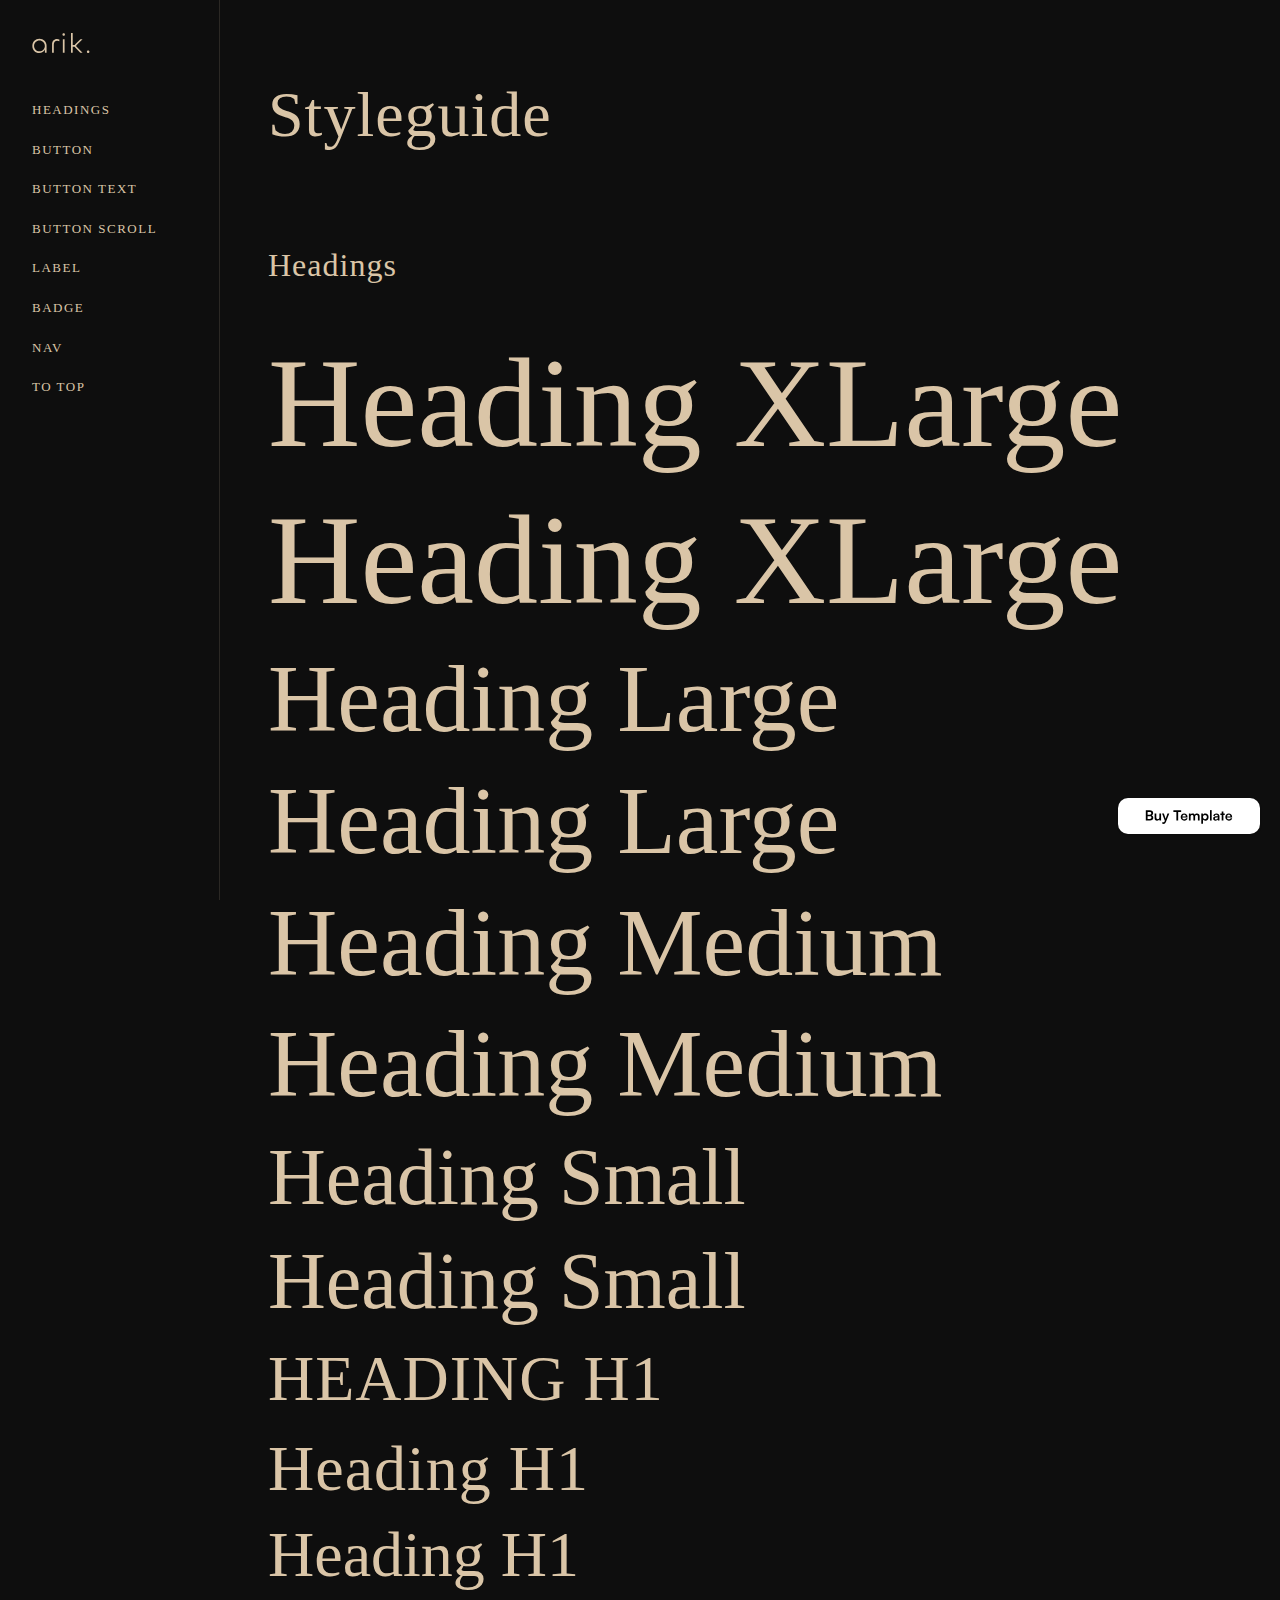
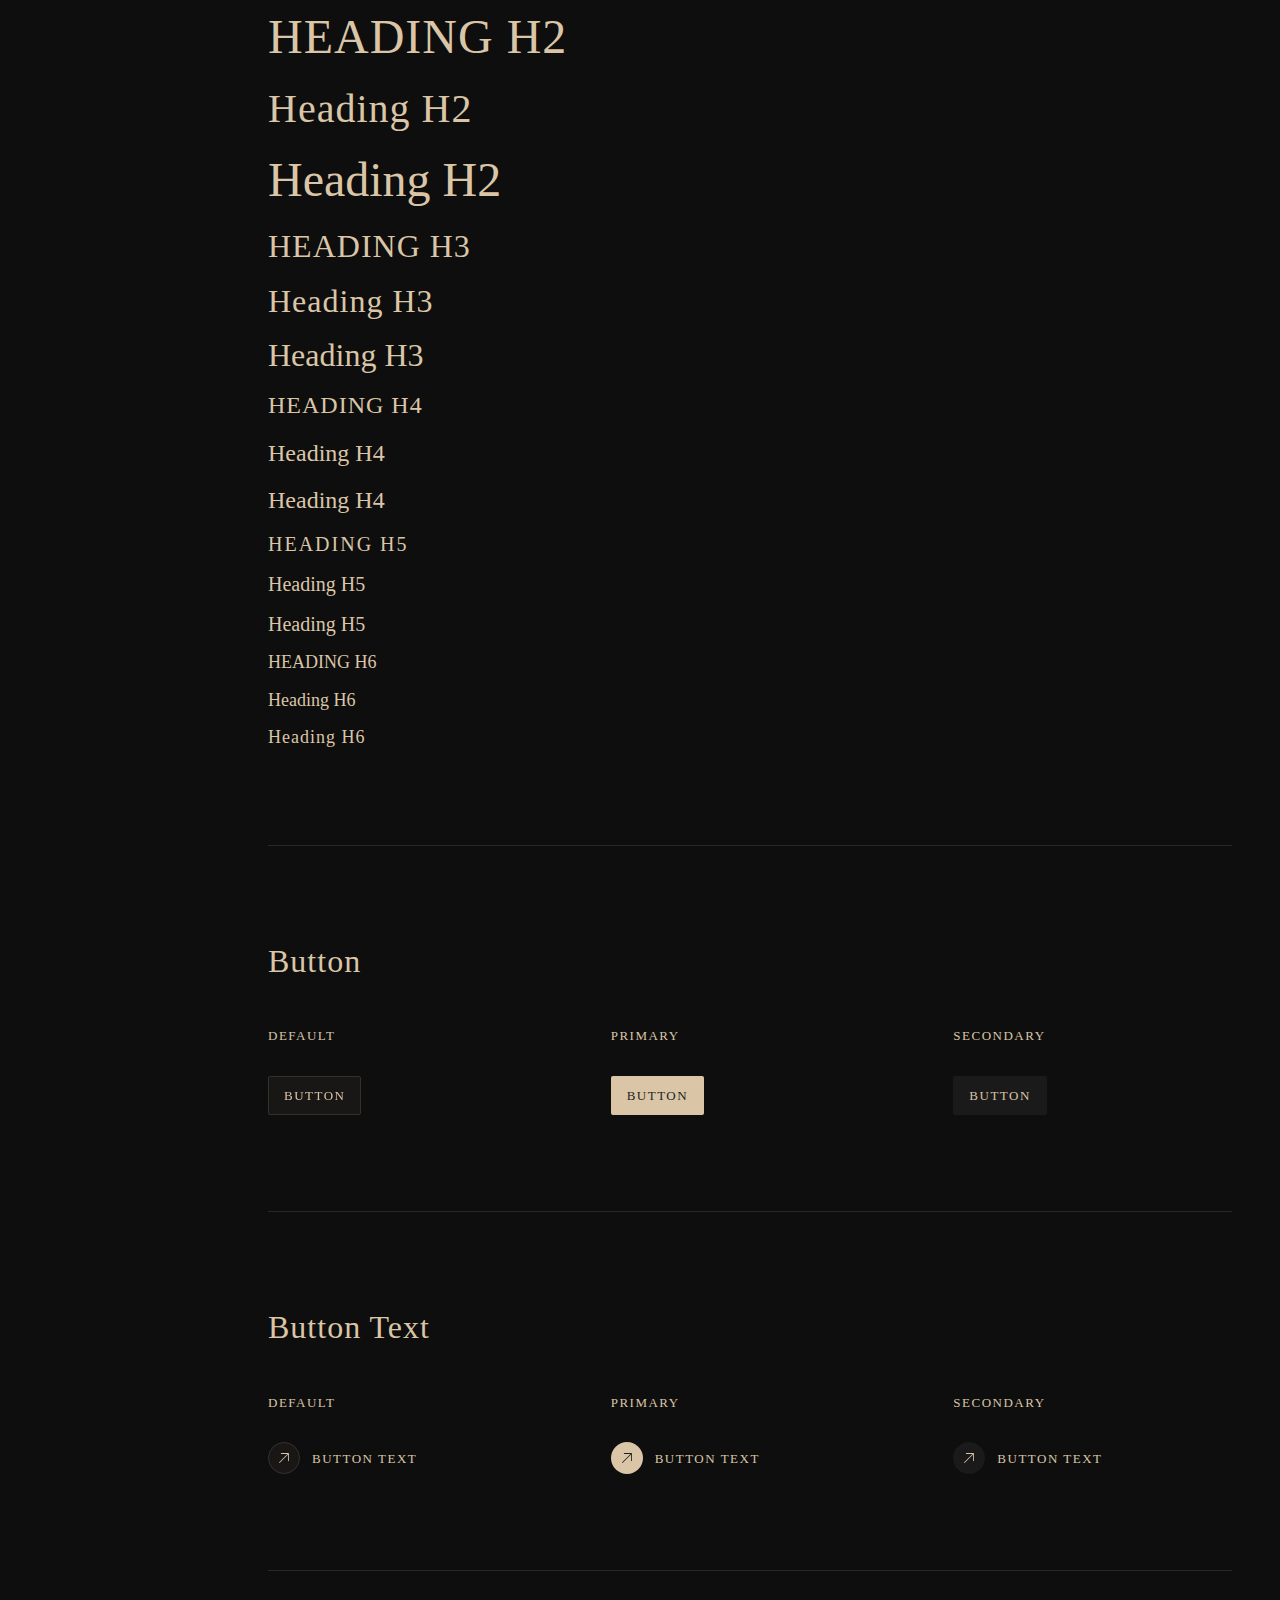
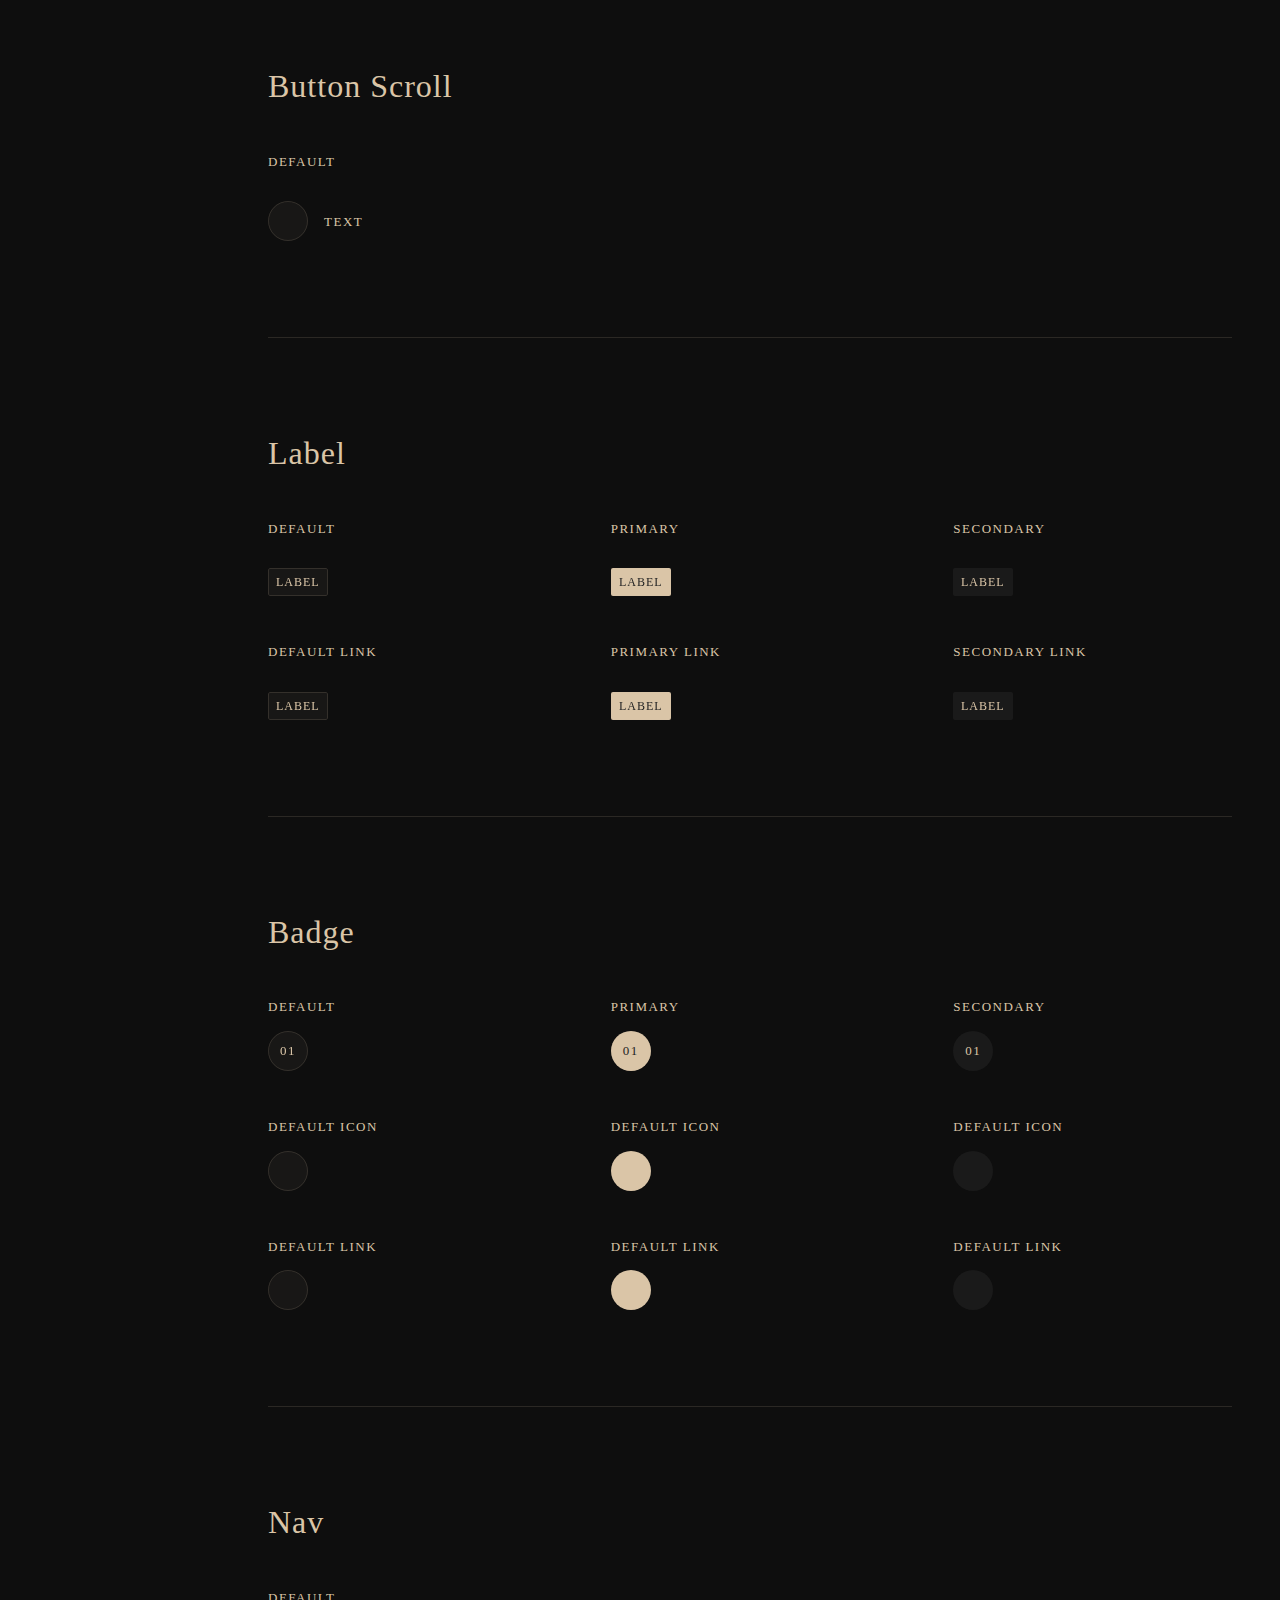
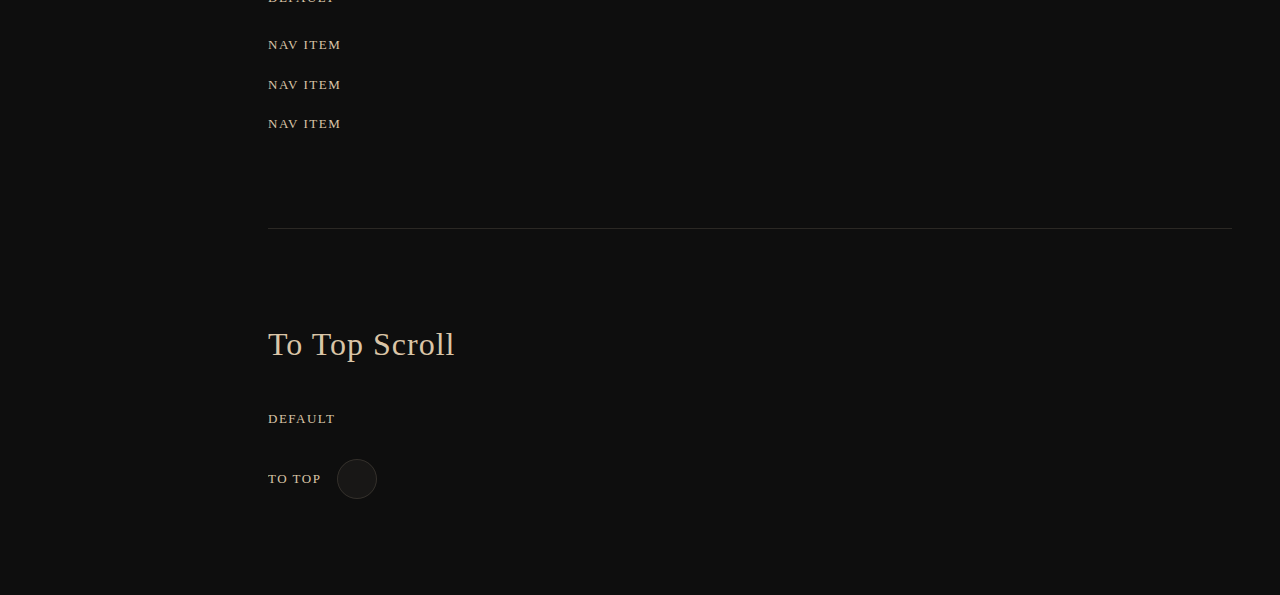
<file: styleguide.html>
<!doctype html>
<!-- ✨ Built with Framer • https://www.framer.com/ -->
<html>
<head>
    <meta charset="utf-8">
    
    
    
    <!-- End of headStart -->
    <meta name="viewport" content="width=device-width">
    <meta name="generator" content="Framer b75150a">
    <title>Arik - Portfolio Framer Template</title>
    <meta name="description" content="Arik is a minimal &amp; modern Portfolio Framer Template perfectly suited for freelancers, designers, agencies or your personal portfolio.">
    <meta name="framer-search-index" content="https://framerusercontent.com/sites/5W1FwHllSGOjXeTBHJH9Vw/searchIndex-Nlzuj_X8V0C7.json">
    <link rel="icon" href="https://framerusercontent.com/images/U07AsvVKwVsSMuFrIdeV15pXmbI.png">
    <!-- Open Graph / Facebook -->
    <meta property="og:type" content="website">
    <meta property="og:title" content="Arik - Portfolio Framer Template">
    <meta property="og:description" content="Arik is a minimal &amp; modern Portfolio Framer Template perfectly suited for freelancers, designers, agencies or your personal portfolio.">
    <meta property="og:image" content="https://framerusercontent.com/images/PX7wcRuNcDsvlch3PxifGTef7A.jpg">
    <!-- Twitter -->
    <meta name="twitter:card" content="summary_large_image">
    <meta name="twitter:title" content="Arik - Portfolio Framer Template">
    <meta name="twitter:description" content="Arik is a minimal &amp; modern Portfolio Framer Template perfectly suited for freelancers, designers, agencies or your personal portfolio.">
    <meta name="twitter:image" content="https://framerusercontent.com/images/PX7wcRuNcDsvlch3PxifGTef7A.jpg">
    <meta name="robots" content="max-image-preview:large"><link rel="canonical" href="styleguide.html"><meta property="og:url" content="https://methodical-life-036075.framer.app/styleguide"><link rel="modulepreload" fetchpriority="low" href="https://framerusercontent.com/sites/5W1FwHllSGOjXeTBHJH9Vw/chunk-HN6BYEYX.mjs"><link rel="modulepreload" fetchpriority="low" href="https://framerusercontent.com/sites/5W1FwHllSGOjXeTBHJH9Vw/chunk-ELYU6EKT.mjs"><link rel="modulepreload" fetchpriority="low" href="https://framerusercontent.com/sites/5W1FwHllSGOjXeTBHJH9Vw/L2M1HyzVfUaiPm9OkzJW8HgdOhjaYb0whqUjmugcJZI.CRZZUWZV.mjs"><link rel="modulepreload" fetchpriority="low" href="https://framerusercontent.com/sites/5W1FwHllSGOjXeTBHJH9Vw/chunk-UHMWE3KH.mjs"><link rel="modulepreload" fetchpriority="low" href="https://framerusercontent.com/sites/5W1FwHllSGOjXeTBHJH9Vw/chunk-AJDI7Z7K.mjs"><link rel="modulepreload" fetchpriority="low" href="https://framerusercontent.com/sites/5W1FwHllSGOjXeTBHJH9Vw/chunk-6R53AN3C.mjs"><link rel="modulepreload" fetchpriority="low" href="https://framerusercontent.com/sites/5W1FwHllSGOjXeTBHJH9Vw/chunk-ZLFPQVO3.mjs"><link rel="modulepreload" fetchpriority="low" href="https://framerusercontent.com/sites/5W1FwHllSGOjXeTBHJH9Vw/chunk-CUHU7FEK.mjs"><link rel="modulepreload" fetchpriority="low" href="https://framerusercontent.com/sites/5W1FwHllSGOjXeTBHJH9Vw/chunk-GLNRPXNH.mjs"><link rel="modulepreload" fetchpriority="low" href="https://framerusercontent.com/sites/5W1FwHllSGOjXeTBHJH9Vw/chunk-U6BJWJGG.mjs"><link rel="modulepreload" fetchpriority="low" href="https://framerusercontent.com/sites/5W1FwHllSGOjXeTBHJH9Vw/chunk-M3PAQA5H.mjs"><link rel="modulepreload" fetchpriority="low" href="https://framerusercontent.com/sites/5W1FwHllSGOjXeTBHJH9Vw/chunk-CSKEMWKZ.mjs"><link rel="modulepreload" fetchpriority="low" href="https://framerusercontent.com/sites/5W1FwHllSGOjXeTBHJH9Vw/chunk-IXZEEXIZ.mjs"><link rel="modulepreload" fetchpriority="low" href="https://framerusercontent.com/sites/5W1FwHllSGOjXeTBHJH9Vw/chunk-7XEMZBO3.mjs"><link rel="modulepreload" fetchpriority="low" href="https://framerusercontent.com/sites/5W1FwHllSGOjXeTBHJH9Vw/chunk-57NRUVP6.mjs"><link rel="modulepreload" fetchpriority="low" href="https://framerusercontent.com/sites/5W1FwHllSGOjXeTBHJH9Vw/chunk-AURVXBNM.mjs"><link rel="modulepreload" fetchpriority="low" href="https://framerusercontent.com/sites/5W1FwHllSGOjXeTBHJH9Vw/chunk-I3WUDCO3.mjs"><link rel="modulepreload" fetchpriority="low" href="https://framerusercontent.com/sites/5W1FwHllSGOjXeTBHJH9Vw/chunk-42U43NKG.mjs"><link rel="modulepreload" fetchpriority="low" href="https://framerusercontent.com/sites/5W1FwHllSGOjXeTBHJH9Vw/chunk-N2UBOR72.mjs"><style data-framer-css-ssr-minified data-framer-components="framer-k6OeA framer-bon5U framer-a7Nmk framer-4lriU framer-UhD8v framer-QBA7x framer-SBoT3 framer-Q6bsE framer-7Qu4y framer-Fqbrf framer-X2LiH framer-ltARv framer-MBxCI">html,body,#main{margin:0;padding:0;box-sizing:border-box}:root{-webkit-font-smoothing:antialiased;-moz-osx-font-smoothing:grayscale}*{box-sizing:border-box;-webkit-font-smoothing:inherit}h1,h2,h3,h4,h5,h6,p,figure{margin:0}body,input,textarea,select,button{font-size:12px;font-family:sans-serif}body{--token-797a2fb4-2d14-46eb-9fb6-f38c1a9a545e: rgba(218, 197, 167, .6);--token-c5c4fdcb-9482-48bb-aedf-353188472aae: rgb(218, 197, 167);--token-076a5949-c566-4095-867f-0262b4603827: #1D1E1F;--token-efbc6c56-80fe-4475-9b37-9684d6e92632: rgb(218, 197, 167);--token-733c8055-7567-4f62-8ab2-a7594df3b67a: rgb(29, 30, 31);--token-68c05b50-ca7b-4173-82aa-ed42aea1a9b4: rgba(218, 197, 167, .15);--token-9ed7888c-aeb5-48dd-aee6-b885d99628b4: rgba(218, 197, 167, .3);--token-4321a524-8651-4268-85f9-e884d8cb6223: #0E0E0E;--token-81ab93ff-d515-4aca-b63b-24f83b57a3ab: rgba(218, 197, 167, .05);--token-789dc033-d47a-446c-b8b6-91ab3c3fb06b: rgba(218, 197, 167, .1);--token-dca875b7-f855-43c1-bf73-97596e452266: #DAC5A7;--token-27310665-dd28-406a-8680-988e709f590a: rgb(237, 214, 182);--token-07804b22-c48e-447d-ad90-ee7232ca9c4a: rgb(26, 26, 26);--token-9fa135a8-7fed-44e3-ac33-bc79e4939da3: rgb(33, 33, 33)}#__framer-badge-container{position:fixed;bottom:0;padding:20px;width:100%;display:flex;justify-content:right;pointer-events:none;z-index:314159}.__framer-badge{pointer-events:auto}@font-face{font-family:Satoshi Regular;src:url(https://framerusercontent.com/modules/assets/0yFpglK3jVYQPMAavtrS0bTWcJs~vAEznUOv5inQLdXUmtSMsf36imZo5rKg1R7M8aYW7iM.woff);font-display:block}@font-face{font-family:Satoshi Light;src:url(https://framerusercontent.com/modules/assets/KD28JKvy8FTDeIrVnk1MJ0tDXY~ciSE9VQVnjmJjJLnmCJ6trLJfIJR86IkZ9784Gqg_64.woff);font-display:block}@font-face{font-family:Gambetta Light Italic;src:url(https://framerusercontent.com/modules/assets/iXpaxEenVVRK6V44PcVbra2128~uTrJwknQ-XbosHW6GvXlSbeSsNyyrZv9s6v0th4NBPU.ttf);font-display:block}@font-face{font-family:Chillax Light;src:url(https://framerusercontent.com/modules/assets/1LfUFn9ktwe6Y6vHnbuhigjq9Dk~nQPmdXtnPUHZYMNuQqvNUY4ViLqSdUKAqplBpZ4hSoM.woff);font-display:block}@font-face{font-family:Inter;src:url(https://app.framerstatic.com/Inter-Regular.cyrillic-ext-CFTLRB35.woff2);font-display:swap;font-style:normal;font-weight:400;unicode-range:U+0460-052F,U+1C80-1C88,U+20B4,U+2DE0-2DFF,U+A640-A69F,U+FE2E-FE2F}@font-face{font-family:Inter;src:url(https://app.framerstatic.com/Inter-Regular.cyrillic-KKLZBALH.woff2);font-display:swap;font-style:normal;font-weight:400;unicode-range:U+0301,U+0400-045F,U+0490-0491,U+04B0-04B1,U+2116}@font-face{font-family:Inter;src:url(https://app.framerstatic.com/Inter-Regular.greek-ext-ULEBLIFV.woff2);font-display:swap;font-style:normal;font-weight:400;unicode-range:U+1F00-1FFF}@font-face{font-family:Inter;src:url(https://app.framerstatic.com/Inter-Regular.greek-IRHSNFQB.woff2);font-display:swap;font-style:normal;font-weight:400;unicode-range:U+0370-03FF}@font-face{font-family:Inter;src:url(https://app.framerstatic.com/Inter-Regular.latin-ext-VZDUGU3Q.woff2);font-display:swap;font-style:normal;font-weight:400;unicode-range:U+0100-024F,U+0259,U+1E00-1EFF,U+2020,U+20A0-20AB,U+20AD-20CF,U+2113,U+2C60-2C7F,U+A720-A7FF}@font-face{font-family:Inter;src:url(https://app.framerstatic.com/Inter-Regular.latin-JLQMKCHE.woff2);font-display:swap;font-style:normal;font-weight:400;unicode-range:U+0000-00FF,U+0131,U+0152-0153,U+02BB-02BC,U+02C6,U+02DA,U+02DC,U+2000-206F,U+2074,U+20AC,U+2122,U+2191,U+2193,U+2212,U+2215,U+FEFF,U+FFFD}@font-face{font-family:Inter;src:url(https://app.framerstatic.com/Inter-Regular.vietnamese-QK7VSWXK.woff2);font-display:swap;font-style:normal;font-weight:400;unicode-range:U+0102-0103,U+0110-0111,U+0128-0129,U+0168-0169,U+01A0-01A1,U+01AF-01B0,U+1EA0-1EF9,U+20AB}@font-face{font-family:Inter;src:url(https://app.framerstatic.com/Inter-Thin.cyrillic-ext-BHDA65O4.woff2);font-display:block;font-style:normal;font-weight:100;unicode-range:U+0460-052F,U+1C80-1C88,U+20B4,U+2DE0-2DFF,U+A640-A69F,U+FE2E-FE2F}@font-face{font-family:Inter;src:url(https://app.framerstatic.com/Inter-Thin.cyrillic-Q5IXHU2O.woff2);font-display:block;font-style:normal;font-weight:100;unicode-range:U+0301,U+0400-045F,U+0490-0491,U+04B0-04B1,U+2116}@font-face{font-family:Inter;src:url(https://app.framerstatic.com/Inter-Thin.greek-ext-VVOQA2NE.woff2);font-display:block;font-style:normal;font-weight:100;unicode-range:U+1F00-1FFF}@font-face{font-family:Inter;src:url(https://app.framerstatic.com/Inter-Thin.greek-E3WNEUH6.woff2);font-display:block;font-style:normal;font-weight:100;unicode-range:U+0370-03FF}@font-face{font-family:Inter;src:url(https://app.framerstatic.com/Inter-Thin.latin-ext-5RC4NRHN.woff2);font-display:block;font-style:normal;font-weight:100;unicode-range:U+0100-024F,U+0259,U+1E00-1EFF,U+2020,U+20A0-20AB,U+20AD-20CF,U+2113,U+2C60-2C7F,U+A720-A7FF}@font-face{font-family:Inter;src:url(https://app.framerstatic.com/Inter-Thin.latin-GJ7CRGHG.woff2);font-display:block;font-style:normal;font-weight:100;unicode-range:U+0000-00FF,U+0131,U+0152-0153,U+02BB-02BC,U+02C6,U+02DA,U+02DC,U+2000-206F,U+2074,U+20AC,U+2122,U+2191,U+2193,U+2212,U+2215,U+FEFF,U+FFFD}@font-face{font-family:Inter;src:url(https://app.framerstatic.com/Inter-Thin.vietnamese-Z3Y7DPWO.woff2);font-display:block;font-style:normal;font-weight:100;unicode-range:U+0102-0103,U+0110-0111,U+0128-0129,U+0168-0169,U+01A0-01A1,U+01AF-01B0,U+1EA0-1EF9,U+20AB}@font-face{font-family:Inter;src:url(https://app.framerstatic.com/Inter-ExtraLight.cyrillic-ext-7NWKXNAT.woff2);font-display:block;font-style:normal;font-weight:200;unicode-range:U+0460-052F,U+1C80-1C88,U+20B4,U+2DE0-2DFF,U+A640-A69F,U+FE2E-FE2F}@font-face{font-family:Inter;src:url(https://app.framerstatic.com/Inter-ExtraLight.cyrillic-IBWUD6RJ.woff2);font-display:block;font-style:normal;font-weight:200;unicode-range:U+0301,U+0400-045F,U+0490-0491,U+04B0-04B1,U+2116}@font-face{font-family:Inter;src:url(https://app.framerstatic.com/Inter-ExtraLight.greek-ext-HUMDTRBU.woff2);font-display:block;font-style:normal;font-weight:200;unicode-range:U+1F00-1FFF}@font-face{font-family:Inter;src:url(https://app.framerstatic.com/Inter-ExtraLight.greek-ZLLHEEN3.woff2);font-display:block;font-style:normal;font-weight:200;unicode-range:U+0370-03FF}@font-face{font-family:Inter;src:url(https://app.framerstatic.com/Inter-ExtraLight.latin-ext-72JE5FGU.woff2);font-display:block;font-style:normal;font-weight:200;unicode-range:U+0100-024F,U+0259,U+1E00-1EFF,U+2020,U+20A0-20AB,U+20AD-20CF,U+2113,U+2C60-2C7F,U+A720-A7FF}@font-face{font-family:Inter;src:url(https://app.framerstatic.com/Inter-ExtraLight.latin-2JHDAFAQ.woff2);font-display:block;font-style:normal;font-weight:200;unicode-range:U+0000-00FF,U+0131,U+0152-0153,U+02BB-02BC,U+02C6,U+02DA,U+02DC,U+2000-206F,U+2074,U+20AC,U+2122,U+2191,U+2193,U+2212,U+2215,U+FEFF,U+FFFD}@font-face{font-family:Inter;src:url(https://app.framerstatic.com/Inter-ExtraLight.vietnamese-VKRCA4VC.woff2);font-display:block;font-style:normal;font-weight:200;unicode-range:U+0102-0103,U+0110-0111,U+0128-0129,U+0168-0169,U+01A0-01A1,U+01AF-01B0,U+1EA0-1EF9,U+20AB}@font-face{font-family:Inter;src:url(https://app.framerstatic.com/Inter-Light.cyrillic-ext-G3OTPKE4.woff2);font-display:swap;font-style:normal;font-weight:300;unicode-range:U+0460-052F,U+1C80-1C88,U+20B4,U+2DE0-2DFF,U+A640-A69F,U+FE2E-FE2F}@font-face{font-family:Inter;src:url(https://app.framerstatic.com/Inter-Light.cyrillic-JO7ZJTP6.woff2);font-display:swap;font-style:normal;font-weight:300;unicode-range:U+0301,U+0400-045F,U+0490-0491,U+04B0-04B1,U+2116}@font-face{font-family:Inter;src:url(https://app.framerstatic.com/Inter-Light.greek-ext-N63XCCK3.woff2);font-display:swap;font-style:normal;font-weight:300;unicode-range:U+1F00-1FFF}@font-face{font-family:Inter;src:url(https://app.framerstatic.com/Inter-Light.greek-5GVUXSXZ.woff2);font-display:swap;font-style:normal;font-weight:300;unicode-range:U+0370-03FF}@font-face{font-family:Inter;src:url(https://app.framerstatic.com/Inter-Light.latin-ext-RREJIMQ3.woff2);font-display:swap;font-style:normal;font-weight:300;unicode-range:U+0100-024F,U+0259,U+1E00-1EFF,U+2020,U+20A0-20AB,U+20AD-20CF,U+2113,U+2C60-2C7F,U+A720-A7FF}@font-face{font-family:Inter;src:url(https://app.framerstatic.com/Inter-Light.latin-EKF76FXR.woff2);font-display:swap;font-style:normal;font-weight:300;unicode-range:U+0000-00FF,U+0131,U+0152-0153,U+02BB-02BC,U+02C6,U+02DA,U+02DC,U+2000-206F,U+2074,U+20AC,U+2122,U+2191,U+2193,U+2212,U+2215,U+FEFF,U+FFFD}@font-face{font-family:Inter;src:url(https://app.framerstatic.com/Inter-Light.vietnamese-GVC2UOFS.woff2);font-display:swap;font-style:normal;font-weight:300;unicode-range:U+0102-0103,U+0110-0111,U+0128-0129,U+0168-0169,U+01A0-01A1,U+01AF-01B0,U+1EA0-1EF9,U+20AB}@font-face{font-family:Inter;src:url(https://app.framerstatic.com/Inter-Medium.cyrillic-ext-M4WHNGTS.woff2);font-display:swap;font-style:normal;font-weight:500;unicode-range:U+0460-052F,U+1C80-1C88,U+20B4,U+2DE0-2DFF,U+A640-A69F,U+FE2E-FE2F}@font-face{font-family:Inter;src:url(https://app.framerstatic.com/Inter-Medium.cyrillic-JVU2PANX.woff2);font-display:swap;font-style:normal;font-weight:500;unicode-range:U+0301,U+0400-045F,U+0490-0491,U+04B0-04B1,U+2116}@font-face{font-family:Inter;src:url(https://app.framerstatic.com/Inter-Medium.greek-ext-4KCQBEIZ.woff2);font-display:swap;font-style:normal;font-weight:500;unicode-range:U+1F00-1FFF}@font-face{font-family:Inter;src:url(https://app.framerstatic.com/Inter-Medium.greek-DPOQGN7L.woff2);font-display:swap;font-style:normal;font-weight:500;unicode-range:U+0370-03FF}@font-face{font-family:Inter;src:url(https://app.framerstatic.com/Inter-Medium.latin-ext-J4DBSW7F.woff2);font-display:swap;font-style:normal;font-weight:500;unicode-range:U+0100-024F,U+0259,U+1E00-1EFF,U+2020,U+20A0-20AB,U+20AD-20CF,U+2113,U+2C60-2C7F,U+A720-A7FF}@font-face{font-family:Inter;src:url(https://app.framerstatic.com/Inter-Medium.latin-Y3IVPL46.woff2);font-display:swap;font-style:normal;font-weight:500;unicode-range:U+0000-00FF,U+0131,U+0152-0153,U+02BB-02BC,U+02C6,U+02DA,U+02DC,U+2000-206F,U+2074,U+20AC,U+2122,U+2191,U+2193,U+2212,U+2215,U+FEFF,U+FFFD}@font-face{font-family:Inter;src:url(https://app.framerstatic.com/Inter-Medium.vietnamese-PJV76O4P.woff2);font-display:swap;font-style:normal;font-weight:500;unicode-range:U+0102-0103,U+0110-0111,U+0128-0129,U+0168-0169,U+01A0-01A1,U+01AF-01B0,U+1EA0-1EF9,U+20AB}@font-face{font-family:Inter;src:url(https://app.framerstatic.com/Inter-SemiBold.cyrillic-ext-C7KWUKA7.woff2);font-display:swap;font-style:normal;font-weight:600;unicode-range:U+0460-052F,U+1C80-1C88,U+20B4,U+2DE0-2DFF,U+A640-A69F,U+FE2E-FE2F}@font-face{font-family:Inter;src:url(https://app.framerstatic.com/Inter-SemiBold.cyrillic-JWV7SOZ6.woff2);font-display:swap;font-style:normal;font-weight:600;unicode-range:U+0301,U+0400-045F,U+0490-0491,U+04B0-04B1,U+2116}@font-face{font-family:Inter;src:url(https://app.framerstatic.com/Inter-SemiBold.greek-ext-FBKSFTSU.woff2);font-display:swap;font-style:normal;font-weight:600;unicode-range:U+1F00-1FFF}@font-face{font-family:Inter;src:url(https://app.framerstatic.com/Inter-SemiBold.greek-EQ3PSENU.woff2);font-display:swap;font-style:normal;font-weight:600;unicode-range:U+0370-03FF}@font-face{font-family:Inter;src:url(https://app.framerstatic.com/Inter-SemiBold.latin-ext-ULRSO3ZR.woff2);font-display:swap;font-style:normal;font-weight:600;unicode-range:U+0100-024F,U+0259,U+1E00-1EFF,U+2020,U+20A0-20AB,U+20AD-20CF,U+2113,U+2C60-2C7F,U+A720-A7FF}@font-face{font-family:Inter;src:url(https://app.framerstatic.com/Inter-SemiBold.latin-RDYY2AG2.woff2);font-display:swap;font-style:normal;font-weight:600;unicode-range:U+0000-00FF,U+0131,U+0152-0153,U+02BB-02BC,U+02C6,U+02DA,U+02DC,U+2000-206F,U+2074,U+20AC,U+2122,U+2191,U+2193,U+2212,U+2215,U+FEFF,U+FFFD}@font-face{font-family:Inter;src:url(https://app.framerstatic.com/Inter-SemiBold.vietnamese-ESQNSEQ3.woff2);font-display:swap;font-style:normal;font-weight:600;unicode-range:U+0102-0103,U+0110-0111,U+0128-0129,U+0168-0169,U+01A0-01A1,U+01AF-01B0,U+1EA0-1EF9,U+20AB}@font-face{font-family:Inter;src:url(https://app.framerstatic.com/Inter-Bold.cyrillic-ext-XOTVL7ZR.woff2);font-display:swap;font-style:normal;font-weight:700;unicode-range:U+0460-052F,U+1C80-1C88,U+20B4,U+2DE0-2DFF,U+A640-A69F,U+FE2E-FE2F}@font-face{font-family:Inter;src:url(https://app.framerstatic.com/Inter-Bold.cyrillic-6LOMBC2V.woff2);font-display:swap;font-style:normal;font-weight:700;unicode-range:U+0301,U+0400-045F,U+0490-0491,U+04B0-04B1,U+2116}@font-face{font-family:Inter;src:url(https://app.framerstatic.com/Inter-Bold.greek-ext-WXWSJXLB.woff2);font-display:swap;font-style:normal;font-weight:700;unicode-range:U+1F00-1FFF}@font-face{font-family:Inter;src:url(https://app.framerstatic.com/Inter-Bold.greek-YRST7ODZ.woff2);font-display:swap;font-style:normal;font-weight:700;unicode-range:U+0370-03FF}@font-face{font-family:Inter;src:url(https://app.framerstatic.com/Inter-Bold.latin-ext-BASA5UL3.woff2);font-display:swap;font-style:normal;font-weight:700;unicode-range:U+0100-024F,U+0259,U+1E00-1EFF,U+2020,U+20A0-20AB,U+20AD-20CF,U+2113,U+2C60-2C7F,U+A720-A7FF}@font-face{font-family:Inter;src:url(https://app.framerstatic.com/Inter-Bold.latin-UCM45LQF.woff2);font-display:swap;font-style:normal;font-weight:700;unicode-range:U+0000-00FF,U+0131,U+0152-0153,U+02BB-02BC,U+02C6,U+02DA,U+02DC,U+2000-206F,U+2074,U+20AC,U+2122,U+2191,U+2193,U+2212,U+2215,U+FEFF,U+FFFD}@font-face{font-family:Inter;src:url(https://app.framerstatic.com/Inter-Bold.vietnamese-OEVJMXEP.woff2);font-display:swap;font-style:normal;font-weight:700;unicode-range:U+0102-0103,U+0110-0111,U+0128-0129,U+0168-0169,U+01A0-01A1,U+01AF-01B0,U+1EA0-1EF9,U+20AB}@font-face{font-family:Inter;src:url(https://app.framerstatic.com/Inter-ExtraBold.cyrillic-ext-7Q6SVIPE.woff2);font-display:swap;font-style:normal;font-weight:800;unicode-range:U+0460-052F,U+1C80-1C88,U+20B4,U+2DE0-2DFF,U+A640-A69F,U+FE2E-FE2F}@font-face{font-family:Inter;src:url(https://app.framerstatic.com/Inter-ExtraBold.cyrillic-JSLPE6KW.woff2);font-display:swap;font-style:normal;font-weight:800;unicode-range:U+0301,U+0400-045F,U+0490-0491,U+04B0-04B1,U+2116}@font-face{font-family:Inter;src:url(https://app.framerstatic.com/Inter-ExtraBold.greek-ext-6OYGJJV7.woff2);font-display:swap;font-style:normal;font-weight:800;unicode-range:U+1F00-1FFF}@font-face{font-family:Inter;src:url(https://app.framerstatic.com/Inter-ExtraBold.greek-SHW2FPC4.woff2);font-display:swap;font-style:normal;font-weight:800;unicode-range:U+0370-03FF}@font-face{font-family:Inter;src:url(https://app.framerstatic.com/Inter-ExtraBold.latin-ext-A5DUFOP6.woff2);font-display:swap;font-style:normal;font-weight:800;unicode-range:U+0100-024F,U+0259,U+1E00-1EFF,U+2020,U+20A0-20AB,U+20AD-20CF,U+2113,U+2C60-2C7F,U+A720-A7FF}@font-face{font-family:Inter;src:url(https://app.framerstatic.com/Inter-ExtraBold.latin-OW4UGSRU.woff2);font-display:swap;font-style:normal;font-weight:800;unicode-range:U+0000-00FF,U+0131,U+0152-0153,U+02BB-02BC,U+02C6,U+02DA,U+02DC,U+2000-206F,U+2074,U+20AC,U+2122,U+2191,U+2193,U+2212,U+2215,U+FEFF,U+FFFD}@font-face{font-family:Inter;src:url(https://app.framerstatic.com/Inter-ExtraBold.vietnamese-IBBC7NGV.woff2);font-display:swap;font-style:normal;font-weight:800;unicode-range:U+0102-0103,U+0110-0111,U+0128-0129,U+0168-0169,U+01A0-01A1,U+01AF-01B0,U+1EA0-1EF9,U+20AB}@font-face{font-family:Inter;src:url(https://app.framerstatic.com/Inter-Black.cyrillic-ext-TU4ITVTR.woff2);font-display:block;font-style:normal;font-weight:900;unicode-range:U+0460-052F,U+1C80-1C88,U+20B4,U+2DE0-2DFF,U+A640-A69F,U+FE2E-FE2F}@font-face{font-family:Inter;src:url(https://app.framerstatic.com/Inter-Black.cyrillic-JX7CGTYD.woff2);font-display:block;font-style:normal;font-weight:900;unicode-range:U+0301,U+0400-045F,U+0490-0491,U+04B0-04B1,U+2116}@font-face{font-family:Inter;src:url(https://app.framerstatic.com/Inter-Black.greek-ext-LS3GCBFI.woff2);font-display:block;font-style:normal;font-weight:900;unicode-range:U+1F00-1FFF}@font-face{font-family:Inter;src:url(https://app.framerstatic.com/Inter-Black.greek-ZWCJHBP5.woff2);font-display:block;font-style:normal;font-weight:900;unicode-range:U+0370-03FF}@font-face{font-family:Inter;src:url(https://app.framerstatic.com/Inter-Black.latin-ext-BZLEUMX6.woff2);font-display:block;font-style:normal;font-weight:900;unicode-range:U+0100-024F,U+0259,U+1E00-1EFF,U+2020,U+20A0-20AB,U+20AD-20CF,U+2113,U+2C60-2C7F,U+A720-A7FF}@font-face{font-family:Inter;src:url(https://app.framerstatic.com/Inter-Black.latin-TETRYDF7.woff2);font-display:block;font-style:normal;font-weight:900;unicode-range:U+0000-00FF,U+0131,U+0152-0153,U+02BB-02BC,U+02C6,U+02DA,U+02DC,U+2000-206F,U+2074,U+20AC,U+2122,U+2191,U+2193,U+2212,U+2215,U+FEFF,U+FFFD}@font-face{font-family:Inter;src:url(https://app.framerstatic.com/Inter-Black.vietnamese-RXQCC3EJ.woff2);font-display:block;font-style:normal;font-weight:900;unicode-range:U+0102-0103,U+0110-0111,U+0128-0129,U+0168-0169,U+01A0-01A1,U+01AF-01B0,U+1EA0-1EF9,U+20AB}@font-face{font-family:Inter;src:url(https://app.framerstatic.com/Inter-ThinItalic.cyrillic-ext-2RGKWUBV.woff2);font-display:block;font-style:italic;font-weight:100;unicode-range:U+0460-052F,U+1C80-1C88,U+20B4,U+2DE0-2DFF,U+A640-A69F,U+FE2E-FE2F}@font-face{font-family:Inter;src:url(https://app.framerstatic.com/Inter-ThinItalic.cyrillic-TDYIP5HV.woff2);font-display:block;font-style:italic;font-weight:100;unicode-range:U+0301,U+0400-045F,U+0490-0491,U+04B0-04B1,U+2116}@font-face{font-family:Inter;src:url(https://app.framerstatic.com/Inter-ThinItalic.greek-ext-WR4TIDYZ.woff2);font-display:block;font-style:italic;font-weight:100;unicode-range:U+1F00-1FFF}@font-face{font-family:Inter;src:url(https://app.framerstatic.com/Inter-ThinItalic.greek-V3WZMSP7.woff2);font-display:block;font-style:italic;font-weight:100;unicode-range:U+0370-03FF}@font-face{font-family:Inter;src:url(https://app.framerstatic.com/Inter-ThinItalic.latin-ext-TXFTJONQ.woff2);font-display:block;font-style:italic;font-weight:100;unicode-range:U+0100-024F,U+0259,U+1E00-1EFF,U+2020,U+20A0-20AB,U+20AD-20CF,U+2113,U+2C60-2C7F,U+A720-A7FF}@font-face{font-family:Inter;src:url(https://app.framerstatic.com/Inter-ThinItalic.latin-RVEBKP6O.woff2);font-display:block;font-style:italic;font-weight:100;unicode-range:U+0000-00FF,U+0131,U+0152-0153,U+02BB-02BC,U+02C6,U+02DA,U+02DC,U+2000-206F,U+2074,U+20AC,U+2122,U+2191,U+2193,U+2212,U+2215,U+FEFF,U+FFFD}@font-face{font-family:Inter;src:url(https://app.framerstatic.com/Inter-ThinItalic.vietnamese-WCBPP4MD.woff2);font-display:block;font-style:italic;font-weight:100;unicode-range:U+0102-0103,U+0110-0111,U+0128-0129,U+0168-0169,U+01A0-01A1,U+01AF-01B0,U+1EA0-1EF9,U+20AB}@font-face{font-family:Inter;src:url(https://app.framerstatic.com/Inter-ExtraLightItalic.cyrillic-ext-OVCHMVPD.woff2);font-display:block;font-style:italic;font-weight:200;unicode-range:U+0460-052F,U+1C80-1C88,U+20B4,U+2DE0-2DFF,U+A640-A69F,U+FE2E-FE2F}@font-face{font-family:Inter;src:url(https://app.framerstatic.com/Inter-ExtraLightItalic.cyrillic-BRDZE5UH.woff2);font-display:block;font-style:italic;font-weight:200;unicode-range:U+0301,U+0400-045F,U+0490-0491,U+04B0-04B1,U+2116}@font-face{font-family:Inter;src:url(https://app.framerstatic.com/Inter-ExtraLightItalic.greek-ext-YV64YFFH.woff2);font-display:block;font-style:italic;font-weight:200;unicode-range:U+1F00-1FFF}@font-face{font-family:Inter;src:url(https://app.framerstatic.com/Inter-ExtraLightItalic.greek-EJVCLASM.woff2);font-display:block;font-style:italic;font-weight:200;unicode-range:U+0370-03FF}@font-face{font-family:Inter;src:url(https://app.framerstatic.com/Inter-ExtraLightItalic.latin-ext-2MHTM56A.woff2);font-display:block;font-style:italic;font-weight:200;unicode-range:U+0100-024F,U+0259,U+1E00-1EFF,U+2020,U+20A0-20AB,U+20AD-20CF,U+2113,U+2C60-2C7F,U+A720-A7FF}@font-face{font-family:Inter;src:url(https://app.framerstatic.com/Inter-ExtraLightItalic.latin-JB3CJMMM.woff2);font-display:block;font-style:italic;font-weight:200;unicode-range:U+0000-00FF,U+0131,U+0152-0153,U+02BB-02BC,U+02C6,U+02DA,U+02DC,U+2000-206F,U+2074,U+20AC,U+2122,U+2191,U+2193,U+2212,U+2215,U+FEFF,U+FFFD}@font-face{font-family:Inter;src:url(https://app.framerstatic.com/Inter-ExtraLightItalic.vietnamese-3EJ3IQYS.woff2);font-display:block;font-style:italic;font-weight:200;unicode-range:U+0102-0103,U+0110-0111,U+0128-0129,U+0168-0169,U+01A0-01A1,U+01AF-01B0,U+1EA0-1EF9,U+20AB}@font-face{font-family:Inter;src:url(https://app.framerstatic.com/Inter-LightItalic.cyrillic-ext-C2S5XS3D.woff2);font-display:swap;font-style:italic;font-weight:300;unicode-range:U+0460-052F,U+1C80-1C88,U+20B4,U+2DE0-2DFF,U+A640-A69F,U+FE2E-FE2F}@font-face{font-family:Inter;src:url(https://app.framerstatic.com/Inter-LightItalic.cyrillic-E7CYPW5D.woff2);font-display:swap;font-style:italic;font-weight:300;unicode-range:U+0301,U+0400-045F,U+0490-0491,U+04B0-04B1,U+2116}@font-face{font-family:Inter;src:url(https://app.framerstatic.com/Inter-LightItalic.greek-ext-ROSAFPGE.woff2);font-display:swap;font-style:italic;font-weight:300;unicode-range:U+1F00-1FFF}@font-face{font-family:Inter;src:url(https://app.framerstatic.com/Inter-LightItalic.greek-PAWWH37Z.woff2);font-display:swap;font-style:italic;font-weight:300;unicode-range:U+0370-03FF}@font-face{font-family:Inter;src:url(https://app.framerstatic.com/Inter-LightItalic.latin-ext-N2Z67Z45.woff2);font-display:swap;font-style:italic;font-weight:300;unicode-range:U+0100-024F,U+0259,U+1E00-1EFF,U+2020,U+20A0-20AB,U+20AD-20CF,U+2113,U+2C60-2C7F,U+A720-A7FF}@font-face{font-family:Inter;src:url(https://app.framerstatic.com/Inter-LightItalic.latin-SLSTLWEU.woff2);font-display:swap;font-style:italic;font-weight:300;unicode-range:U+0000-00FF,U+0131,U+0152-0153,U+02BB-02BC,U+02C6,U+02DA,U+02DC,U+2000-206F,U+2074,U+20AC,U+2122,U+2191,U+2193,U+2212,U+2215,U+FEFF,U+FFFD}@font-face{font-family:Inter;src:url(https://app.framerstatic.com/Inter-LightItalic.vietnamese-RLGM2D3Y.woff2);font-display:swap;font-style:italic;font-weight:300;unicode-range:U+0102-0103,U+0110-0111,U+0128-0129,U+0168-0169,U+01A0-01A1,U+01AF-01B0,U+1EA0-1EF9,U+20AB}@font-face{font-family:Inter;src:url(https://app.framerstatic.com/Inter-Italic.cyrillic-ext-YDGMJOJO.woff2);font-display:swap;font-style:italic;font-weight:400;unicode-range:U+0460-052F,U+1C80-1C88,U+20B4,U+2DE0-2DFF,U+A640-A69F,U+FE2E-FE2F}@font-face{font-family:Inter;src:url(https://app.framerstatic.com/Inter-Italic.cyrillic-BFOVMAQB.woff2);font-display:swap;font-style:italic;font-weight:400;unicode-range:U+0301,U+0400-045F,U+0490-0491,U+04B0-04B1,U+2116}@font-face{font-family:Inter;src:url(https://app.framerstatic.com/Inter-Italic.greek-ext-4KOU3AHC.woff2);font-display:swap;font-style:italic;font-weight:400;unicode-range:U+1F00-1FFF}@font-face{font-family:Inter;src:url(https://app.framerstatic.com/Inter-Italic.greek-OJTBJNE6.woff2);font-display:swap;font-style:italic;font-weight:400;unicode-range:U+0370-03FF}@font-face{font-family:Inter;src:url(https://app.framerstatic.com/Inter-Italic.latin-ext-H4B22QN6.woff2);font-display:swap;font-style:italic;font-weight:400;unicode-range:U+0100-024F,U+0259,U+1E00-1EFF,U+2020,U+20A0-20AB,U+20AD-20CF,U+2113,U+2C60-2C7F,U+A720-A7FF}@font-face{font-family:Inter;src:url(https://app.framerstatic.com/Inter-Italic.latin-2DWX32EN.woff2);font-display:swap;font-style:italic;font-weight:400;unicode-range:U+0000-00FF,U+0131,U+0152-0153,U+02BB-02BC,U+02C6,U+02DA,U+02DC,U+2000-206F,U+2074,U+20AC,U+2122,U+2191,U+2193,U+2212,U+2215,U+FEFF,U+FFFD}@font-face{font-family:Inter;src:url(https://app.framerstatic.com/Inter-Italic.vietnamese-TYMT6CKW.woff2);font-display:swap;font-style:italic;font-weight:400;unicode-range:U+0102-0103,U+0110-0111,U+0128-0129,U+0168-0169,U+01A0-01A1,U+01AF-01B0,U+1EA0-1EF9,U+20AB}@font-face{font-family:Inter;src:url(https://app.framerstatic.com/Inter-MediumItalic.cyrillic-ext-QYBZQ2NF.woff2);font-display:swap;font-style:italic;font-weight:500;unicode-range:U+0460-052F,U+1C80-1C88,U+20B4,U+2DE0-2DFF,U+A640-A69F,U+FE2E-FE2F}@font-face{font-family:Inter;src:url(https://app.framerstatic.com/Inter-MediumItalic.cyrillic-ZHAJHZCC.woff2);font-display:swap;font-style:italic;font-weight:500;unicode-range:U+0301,U+0400-045F,U+0490-0491,U+04B0-04B1,U+2116}@font-face{font-family:Inter;src:url(https://app.framerstatic.com/Inter-MediumItalic.greek-ext-W5ABYGZR.woff2);font-display:swap;font-style:italic;font-weight:500;unicode-range:U+1F00-1FFF}@font-face{font-family:Inter;src:url(https://app.framerstatic.com/Inter-MediumItalic.greek-RGNSYVNV.woff2);font-display:swap;font-style:italic;font-weight:500;unicode-range:U+0370-03FF}@font-face{font-family:Inter;src:url(https://app.framerstatic.com/Inter-MediumItalic.latin-ext-7DZEPSAS.woff2);font-display:swap;font-style:italic;font-weight:500;unicode-range:U+0100-024F,U+0259,U+1E00-1EFF,U+2020,U+20A0-20AB,U+20AD-20CF,U+2113,U+2C60-2C7F,U+A720-A7FF}@font-face{font-family:Inter;src:url(https://app.framerstatic.com/Inter-MediumItalic.latin-SKPQAMBJ.woff2);font-display:swap;font-style:italic;font-weight:500;unicode-range:U+0000-00FF,U+0131,U+0152-0153,U+02BB-02BC,U+02C6,U+02DA,U+02DC,U+2000-206F,U+2074,U+20AC,U+2122,U+2191,U+2193,U+2212,U+2215,U+FEFF,U+FFFD}@font-face{font-family:Inter;src:url(https://app.framerstatic.com/Inter-MediumItalic.vietnamese-23WIFZV7.woff2);font-display:swap;font-style:italic;font-weight:500;unicode-range:U+0102-0103,U+0110-0111,U+0128-0129,U+0168-0169,U+01A0-01A1,U+01AF-01B0,U+1EA0-1EF9,U+20AB}@font-face{font-family:Inter;src:url(https://app.framerstatic.com/Inter-SemiBoldItalic.cyrillic-ext-MEHHCDC3.woff2);font-display:swap;font-style:italic;font-weight:600;unicode-range:U+0460-052F,U+1C80-1C88,U+20B4,U+2DE0-2DFF,U+A640-A69F,U+FE2E-FE2F}@font-face{font-family:Inter;src:url(https://app.framerstatic.com/Inter-SemiBoldItalic.cyrillic-YACNRNDE.woff2);font-display:swap;font-style:italic;font-weight:600;unicode-range:U+0301,U+0400-045F,U+0490-0491,U+04B0-04B1,U+2116}@font-face{font-family:Inter;src:url(https://app.framerstatic.com/Inter-SemiBoldItalic.greek-ext-GFL7KADI.woff2);font-display:swap;font-style:italic;font-weight:600;unicode-range:U+1F00-1FFF}@font-face{font-family:Inter;src:url(https://app.framerstatic.com/Inter-SemiBoldItalic.greek-5W77OPRT.woff2);font-display:swap;font-style:italic;font-weight:600;unicode-range:U+0370-03FF}@font-face{font-family:Inter;src:url(https://app.framerstatic.com/Inter-SemiBoldItalic.latin-ext-OYJJ2W6R.woff2);font-display:swap;font-style:italic;font-weight:600;unicode-range:U+0100-024F,U+0259,U+1E00-1EFF,U+2020,U+20A0-20AB,U+20AD-20CF,U+2113,U+2C60-2C7F,U+A720-A7FF}@font-face{font-family:Inter;src:url(https://app.framerstatic.com/Inter-SemiBoldItalic.latin-KBLJMBDH.woff2);font-display:swap;font-style:italic;font-weight:600;unicode-range:U+0000-00FF,U+0131,U+0152-0153,U+02BB-02BC,U+02C6,U+02DA,U+02DC,U+2000-206F,U+2074,U+20AC,U+2122,U+2191,U+2193,U+2212,U+2215,U+FEFF,U+FFFD}@font-face{font-family:Inter;src:url(https://app.framerstatic.com/Inter-SemiBoldItalic.vietnamese-5ZFOV65G.woff2);font-display:swap;font-style:italic;font-weight:600;unicode-range:U+0102-0103,U+0110-0111,U+0128-0129,U+0168-0169,U+01A0-01A1,U+01AF-01B0,U+1EA0-1EF9,U+20AB}@font-face{font-family:Inter;src:url(https://app.framerstatic.com/Inter-BoldItalic.cyrillic-ext-PEYDHC3S.woff2);font-display:swap;font-style:italic;font-weight:700;unicode-range:U+0460-052F,U+1C80-1C88,U+20B4,U+2DE0-2DFF,U+A640-A69F,U+FE2E-FE2F}@font-face{font-family:Inter;src:url(https://app.framerstatic.com/Inter-BoldItalic.cyrillic-7EIL6JWG.woff2);font-display:swap;font-style:italic;font-weight:700;unicode-range:U+0301,U+0400-045F,U+0490-0491,U+04B0-04B1,U+2116}@font-face{font-family:Inter;src:url(https://app.framerstatic.com/Inter-BoldItalic.greek-ext-3DJOYQMH.woff2);font-display:swap;font-style:italic;font-weight:700;unicode-range:U+1F00-1FFF}@font-face{font-family:Inter;src:url(https://app.framerstatic.com/Inter-BoldItalic.greek-TJBTLTT7.woff2);font-display:swap;font-style:italic;font-weight:700;unicode-range:U+0370-03FF}@font-face{font-family:Inter;src:url(https://app.framerstatic.com/Inter-BoldItalic.latin-ext-FVPCPRBJ.woff2);font-display:swap;font-style:italic;font-weight:700;unicode-range:U+0100-024F,U+0259,U+1E00-1EFF,U+2020,U+20A0-20AB,U+20AD-20CF,U+2113,U+2C60-2C7F,U+A720-A7FF}@font-face{font-family:Inter;src:url(https://app.framerstatic.com/Inter-BoldItalic.latin-5ZFQS4XK.woff2);font-display:swap;font-style:italic;font-weight:700;unicode-range:U+0000-00FF,U+0131,U+0152-0153,U+02BB-02BC,U+02C6,U+02DA,U+02DC,U+2000-206F,U+2074,U+20AC,U+2122,U+2191,U+2193,U+2212,U+2215,U+FEFF,U+FFFD}@font-face{font-family:Inter;src:url(https://app.framerstatic.com/Inter-BoldItalic.vietnamese-W2625PGF.woff2);font-display:swap;font-style:italic;font-weight:700;unicode-range:U+0102-0103,U+0110-0111,U+0128-0129,U+0168-0169,U+01A0-01A1,U+01AF-01B0,U+1EA0-1EF9,U+20AB}@font-face{font-family:Inter;src:url(https://app.framerstatic.com/Inter-ExtraBoldItalic.cyrillic-ext-ACWDZ3VD.woff2);font-display:swap;font-style:italic;font-weight:800;unicode-range:U+0460-052F,U+1C80-1C88,U+20B4,U+2DE0-2DFF,U+A640-A69F,U+FE2E-FE2F}@font-face{font-family:Inter;src:url(https://app.framerstatic.com/Inter-ExtraBoldItalic.cyrillic-ZKBSDAI2.woff2);font-display:swap;font-style:italic;font-weight:800;unicode-range:U+0301,U+0400-045F,U+0490-0491,U+04B0-04B1,U+2116}@font-face{font-family:Inter;src:url(https://app.framerstatic.com/Inter-ExtraBoldItalic.greek-ext-3CY5DPTP.woff2);font-display:swap;font-style:italic;font-weight:800;unicode-range:U+1F00-1FFF}@font-face{font-family:Inter;src:url(https://app.framerstatic.com/Inter-ExtraBoldItalic.greek-YL5CC63W.woff2);font-display:swap;font-style:italic;font-weight:800;unicode-range:U+0370-03FF}@font-face{font-family:Inter;src:url(https://app.framerstatic.com/Inter-ExtraBoldItalic.latin-ext-7IZFJI4D.woff2);font-display:swap;font-style:italic;font-weight:800;unicode-range:U+0100-024F,U+0259,U+1E00-1EFF,U+2020,U+20A0-20AB,U+20AD-20CF,U+2113,U+2C60-2C7F,U+A720-A7FF}@font-face{font-family:Inter;src:url(https://app.framerstatic.com/Inter-ExtraBoldItalic.latin-O5HH4IX3.woff2);font-display:swap;font-style:italic;font-weight:800;unicode-range:U+0000-00FF,U+0131,U+0152-0153,U+02BB-02BC,U+02C6,U+02DA,U+02DC,U+2000-206F,U+2074,U+20AC,U+2122,U+2191,U+2193,U+2212,U+2215,U+FEFF,U+FFFD}@font-face{font-family:Inter;src:url(https://app.framerstatic.com/Inter-ExtraBoldItalic.vietnamese-UW3XUJOD.woff2);font-display:swap;font-style:italic;font-weight:800;unicode-range:U+0102-0103,U+0110-0111,U+0128-0129,U+0168-0169,U+01A0-01A1,U+01AF-01B0,U+1EA0-1EF9,U+20AB}@font-face{font-family:Inter;src:url(https://app.framerstatic.com/Inter-BlackItalic.cyrillic-ext-TRM4ITYR.woff2);font-display:block;font-style:italic;font-weight:900;unicode-range:U+0460-052F,U+1C80-1C88,U+20B4,U+2DE0-2DFF,U+A640-A69F,U+FE2E-FE2F}@font-face{font-family:Inter;src:url(https://app.framerstatic.com/Inter-BlackItalic.cyrillic-FPHIQVZS.woff2);font-display:block;font-style:italic;font-weight:900;unicode-range:U+0301,U+0400-045F,U+0490-0491,U+04B0-04B1,U+2116}@font-face{font-family:Inter;src:url(https://app.framerstatic.com/Inter-BlackItalic.greek-ext-JTGUUSP5.woff2);font-display:block;font-style:italic;font-weight:900;unicode-range:U+1F00-1FFF}@font-face{font-family:Inter;src:url(https://app.framerstatic.com/Inter-BlackItalic.greek-LUNA3RFO.woff2);font-display:block;font-style:italic;font-weight:900;unicode-range:U+0370-03FF}@font-face{font-family:Inter;src:url(https://app.framerstatic.com/Inter-BlackItalic.latin-ext-KU7ICFYH.woff2);font-display:block;font-style:italic;font-weight:900;unicode-range:U+0100-024F,U+0259,U+1E00-1EFF,U+2020,U+20A0-20AB,U+20AD-20CF,U+2113,U+2C60-2C7F,U+A720-A7FF}@font-face{font-family:Inter;src:url(https://app.framerstatic.com/Inter-BlackItalic.latin-FRVXWQSB.woff2);font-display:block;font-style:italic;font-weight:900;unicode-range:U+0000-00FF,U+0131,U+0152-0153,U+02BB-02BC,U+02C6,U+02DA,U+02DC,U+2000-206F,U+2074,U+20AC,U+2122,U+2191,U+2193,U+2212,U+2215,U+FEFF,U+FFFD}@font-face{font-family:Inter;src:url(https://app.framerstatic.com/Inter-BlackItalic.vietnamese-2Q7MQKJX.woff2);font-display:block;font-style:italic;font-weight:900;unicode-range:U+0102-0103,U+0110-0111,U+0128-0129,U+0168-0169,U+01A0-01A1,U+01AF-01B0,U+1EA0-1EF9,U+20AB}@font-face{font-family:Inter Placeholder;src:local("Arial");ascent-override:90%;descent-override:22.43%;line-gap-override:0%;size-adjust:107.64%}[data-framer-component-type]{position:absolute}[data-framer-component-type=Text]{cursor:inherit}[data-framer-component-text-autosized] *{white-space:pre}[data-framer-component-type=Text]>*{text-align:var(--framer-text-alignment, start)}[data-framer-component-type=Text] span span,[data-framer-component-type=Text] p span,[data-framer-component-type=Text] h1 span,[data-framer-component-type=Text] h2 span,[data-framer-component-type=Text] h3 span,[data-framer-component-type=Text] h4 span,[data-framer-component-type=Text] h5 span,[data-framer-component-type=Text] h6 span{display:block}[data-framer-component-type=Text] span span span,[data-framer-component-type=Text] p span span,[data-framer-component-type=Text] h1 span span,[data-framer-component-type=Text] h2 span span,[data-framer-component-type=Text] h3 span span,[data-framer-component-type=Text] h4 span span,[data-framer-component-type=Text] h5 span span,[data-framer-component-type=Text] h6 span span{display:unset}[data-framer-component-type=Text] div div span,[data-framer-component-type=Text] a div span,[data-framer-component-type=Text] span span span,[data-framer-component-type=Text] p span span,[data-framer-component-type=Text] h1 span span,[data-framer-component-type=Text] h2 span span,[data-framer-component-type=Text] h3 span span,[data-framer-component-type=Text] h4 span span,[data-framer-component-type=Text] h5 span span,[data-framer-component-type=Text] h6 span span,[data-framer-component-type=Text] a{font-family:var(--font-family);font-style:var(--font-style);font-weight:min(calc(var(--framer-font-weight-increase, 0) + var(--font-weight, 400)),900);color:var(--text-color);letter-spacing:var(--letter-spacing);font-size:var(--font-size);text-transform:var(--text-transform);text-decoration:var(--text-decoration);line-height:var(--line-height)}[data-framer-component-type=Text] div div span,[data-framer-component-type=Text] a div span,[data-framer-component-type=Text] span span span,[data-framer-component-type=Text] p span span,[data-framer-component-type=Text] h1 span span,[data-framer-component-type=Text] h2 span span,[data-framer-component-type=Text] h3 span span,[data-framer-component-type=Text] h4 span span,[data-framer-component-type=Text] h5 span span,[data-framer-component-type=Text] h6 span span,[data-framer-component-type=Text] a{--font-family: var(--framer-font-family);--font-style: var(--framer-font-style);--font-weight: var(--framer-font-weight);--text-color: var(--framer-text-color);--letter-spacing: var(--framer-letter-spacing);--font-size: var(--framer-font-size);--text-transform: var(--framer-text-transform);--text-decoration: var(--framer-text-decoration);--line-height: var(--framer-line-height)}[data-framer-component-type=Text] a,[data-framer-component-type=Text] a div span,[data-framer-component-type=Text] a span span span,[data-framer-component-type=Text] a p span span,[data-framer-component-type=Text] a h1 span span,[data-framer-component-type=Text] a h2 span span,[data-framer-component-type=Text] a h3 span span,[data-framer-component-type=Text] a h4 span span,[data-framer-component-type=Text] a h5 span span,[data-framer-component-type=Text] a h6 span span{--font-family: var(--framer-link-font-family, var(--framer-font-family));--font-style: var(--framer-link-font-style, var(--framer-font-style));--font-weight: var(--framer-link-font-weight, var(--framer-font-weight));--text-color: var(--framer-link-text-color, var(--framer-text-color));--font-size: var(--framer-link-font-size, var(--framer-font-size));--text-transform: var(--framer-link-text-transform, var(--framer-text-transform));--text-decoration: var(--framer-link-text-decoration, var(--framer-text-decoration))}[data-framer-component-type=Text] a:hover,[data-framer-component-type=Text] a div span:hover,[data-framer-component-type=Text] a span span span:hover,[data-framer-component-type=Text] a p span span:hover,[data-framer-component-type=Text] a h1 span span:hover,[data-framer-component-type=Text] a h2 span span:hover,[data-framer-component-type=Text] a h3 span span:hover,[data-framer-component-type=Text] a h4 span span:hover,[data-framer-component-type=Text] a h5 span span:hover,[data-framer-component-type=Text] a h6 span span:hover{--font-family: var(--framer-link-hover-font-family, var(--framer-link-font-family, var(--framer-font-family)));--font-style: var(--framer-link-hover-font-style, var(--framer-link-font-style, var(--framer-font-style)));--font-weight: var(--framer-link-hover-font-weight, var(--framer-link-font-weight, var(--framer-font-weight)));--text-color: var(--framer-link-hover-text-color, var(--framer-link-text-color, var(--framer-text-color)));--font-size: var(--framer-link-hover-font-size, var(--framer-link-font-size, var(--framer-font-size)));--text-transform: var(--framer-link-hover-text-transform, var(--framer-link-text-transform, var(--framer-text-transform)));--text-decoration: var(--framer-link-hover-text-decoration, var(--framer-link-text-decoration, var(--framer-text-decoration)))}[data-framer-component-type=Text].isCurrent a,[data-framer-component-type=Text].isCurrent a div span,[data-framer-component-type=Text].isCurrent a span span span,[data-framer-component-type=Text].isCurrent a p span span,[data-framer-component-type=Text].isCurrent a h1 span span,[data-framer-component-type=Text].isCurrent a h2 span span,[data-framer-component-type=Text].isCurrent a h3 span span,[data-framer-component-type=Text].isCurrent a h4 span span,[data-framer-component-type=Text].isCurrent a h5 span span,[data-framer-component-type=Text].isCurrent a h6 span span{--font-family: var(--framer-link-current-font-family, var(--framer-link-font-family, var(--framer-font-family)));--font-style: var(--framer-link-current-font-style, var(--framer-link-font-style, var(--framer-font-style)));--font-weight: var(--framer-link-current-font-weight, var(--framer-link-font-weight, var(--framer-font-weight)));--text-color: var(--framer-link-current-text-color, var(--framer-link-text-color, var(--framer-text-color)));--font-size: var(--framer-link-current-font-size, var(--framer-link-font-size, var(--framer-font-size)));--text-transform: var(--framer-link-current-text-transform, var(--framer-link-text-transform, var(--framer-text-transform)));--text-decoration: var(--framer-link-current-text-decoration, var(--framer-link-text-decoration, var(--framer-text-decoration)))}p.framer-text,div.framer-text,h1.framer-text,h2.framer-text,h3.framer-text,h4.framer-text,h5.framer-text,h6.framer-text,ol.framer-text,ul.framer-text{margin:0;padding:0}p.framer-text,div.framer-text,h1.framer-text,h2.framer-text,h3.framer-text,h4.framer-text,h5.framer-text,h6.framer-text,li.framer-text,ol.framer-text,ul.framer-text,span.framer-text:not([data-text-fill]){font-family:var(--framer-font-family, Inter, Inter Placeholder, sans-serif);font-style:var(--framer-font-style, normal);font-weight:var(--framer-font-weight, 400);color:var(--framer-text-color, #000);font-size:calc(var(--framer-font-size, 16px) * var(--framer-font-size-scale, 1));letter-spacing:var(--framer-letter-spacing, 0);text-transform:var(--framer-text-transform, none);text-decoration:var(--framer-text-decoration, none);line-height:var(--framer-line-height, 1.2em);text-align:var(--framer-text-alignment, start);-webkit-text-stroke-width:var(--framer-text-stroke-width, initial);-webkit-text-stroke-color:var(--framer-text-stroke-color, initial)}.framer-fit-text .framer-text{white-space:nowrap;white-space-collapse:preserve}strong.framer-text{font-family:var(--framer-font-family-bold);font-style:var(--framer-font-style-bold);font-weight:var(--framer-font-weight-bold, bolder)}em.framer-text{font-family:var(--framer-font-family-italic);font-style:var(--framer-font-style-italic, italic);font-weight:var(--framer-font-weight-italic)}em.framer-text>strong.framer-text{font-family:var(--framer-font-family-bold-italic);font-style:var(--framer-font-style-bold-italic, italic);font-weight:var(--framer-font-weight-bold-italic, bolder)}p.framer-text:not(:first-child),div.framer-text:not(:first-child),h1.framer-text:not(:first-child),h2.framer-text:not(:first-child),h3.framer-text:not(:first-child),h4.framer-text:not(:first-child),h5.framer-text:not(:first-child),h6.framer-text:not(:first-child),ol.framer-text:not(:first-child),ul.framer-text:not(:first-child),.framer-image.framer-text:not(:first-child){margin-top:var(--framer-paragraph-spacing, 0)}li.framer-text>ul.framer-text:nth-child(2),li.framer-text>ol.framer-text:nth-child(2){margin-top:0}.framer-text[data-text-fill]{display:inline-block;background-clip:text;-webkit-background-clip:text;-webkit-text-fill-color:transparent;padding:max(0em,calc(calc(1.3em - var(--framer-line-height, 1.3em)) / 2));margin:min(0em,calc(calc(1.3em - var(--framer-line-height, 1.3em)) / -2))}code.framer-text,code.framer-text span.framer-text:not([data-text-fill]){font-family:var(--framer-code-font-family, var(--framer-font-family, Inter, Inter Placeholder, sans-serif));font-style:var(--framer-code-font-style, var(--framer-font-style, normal));font-weight:var(--framer-code-font-weight, var(--framer-font-weight, 400));color:var(--framer-code-text-color, var(--framer-text-color, #000));font-size:calc(var(--framer-font-size, 16px) * var(--framer-font-size-scale, 1));letter-spacing:var(--framer-letter-spacing, 0);line-height:var(--framer-line-height, 1.2em)}a.framer-text,a.framer-text span.framer-text:not([data-text-fill]){font-family:var(--framer-link-font-family, var(--framer-font-family, Inter, Inter Placeholder, sans-serif));font-style:var(--framer-link-font-style, var(--framer-font-style, normal));font-weight:var(--framer-link-font-weight, var(--framer-font-weight, 400));color:var(--framer-link-text-color, var(--framer-text-color, #000));font-size:calc(var(--framer-link-font-size, var(--framer-font-size, 16px)) * var(--framer-font-size-scale, 1));text-transform:var(--framer-link-text-transform, var(--framer-text-transform, none));text-decoration:var(--framer-link-text-decoration, var(--framer-text-decoration, none));cursor:var(--framer-custom-cursors, pointer)}code.framer-text a.framer-text,code.framer-text a.framer-text span.framer-text:not([data-text-fill]){font-family:var(--framer-code-font-family, var(--framer-font-family, Inter, Inter Placeholder, sans-serif));font-style:var(--framer-code-font-style, var(--framer-font-style, normal));font-weight:var(--framer-code-font-weight, var(--framer-font-weight, 400));color:var(--framer-link-text-color, var(--framer-code-text-color, var(--framer-text-color, #000)));font-size:calc(var(--framer-link-font-size, var(--framer-font-size, 16px)) * var(--framer-font-size-scale, 1))}a.framer-text:hover,a.framer-text:hover span.framer-text:not([data-text-fill]){font-family:var(--framer-link-hover-font-family, var(--framer-link-font-family, var(--framer-font-family, Inter, Inter Placeholder, sans-serif)));font-style:var(--framer-link-hover-font-style, var(--framer-link-font-style, var(--framer-font-style, normal)));font-weight:var(--framer-link-hover-font-weight, var(--framer-link-font-weight, var(--framer-font-weight, 400)));color:var(--framer-link-hover-text-color, var(--framer-link-text-color, var(--framer-text-color, #000)));font-size:calc(var(--framer-link-hover-font-size, var(--framer-link-font-size, var(--framer-font-size, 16px))) * var(--framer-font-size-scale, 1));text-transform:var(--framer-link-hover-text-transform, var(--framer-link-text-transform, var(--framer-text-transform, none)));text-decoration:var(--framer-link-hover-text-decoration, var(--framer-link-text-decoration, var(--framer-text-decoration, none)))}code.framer-text a.framer-text:hover,code.framer-text a.framer-text:hover span.framer-text:not([data-text-fill]){font-family:var(--framer-code-font-family, var(--framer-font-family, Inter, Inter Placeholder, sans-serif));font-style:var(--framer-code-font-style, var(--framer-font-style, normal));font-weight:var(--framer-code-font-weight, var(--framer-font-weight, 400));color:var(--framer-link-hover-text-color, var(--framer-link-text-color, var(--framer-code-text-color, var(--framer-text-color, #000))));font-size:calc(var(--framer-link-hover-font-size, var(--framer-link-font-size, var(--framer-font-size, 16px))) * var(--framer-font-size-scale, 1))}a.framer-text[data-framer-page-link-current],a.framer-text[data-framer-page-link-current] span.framer-text:not([data-text-fill]){font-family:var(--framer-link-current-font-family, var(--framer-link-font-family, var(--framer-font-family, Inter, Inter Placeholder, sans-serif)));font-style:var(--framer-link-current-font-style, var(--framer-link-font-style, var(--framer-font-style, normal)));font-weight:var(--framer-link-current-font-weight, var(--framer-link-font-weight, var(--framer-font-weight, 400)));color:var(--framer-link-current-text-color, var(--framer-link-text-color, var(--framer-text-color, #000)));font-size:calc(var(--framer-link-current-font-size, var(--framer-link-font-size, var(--framer-font-size, 16px))) * var(--framer-font-size-scale, 1));text-transform:var(--framer-link-current-text-transform, var(--framer-link-text-transform, var(--framer-text-transform, none)));text-decoration:var(--framer-link-current-text-decoration, var(--framer-link-text-decoration, var(--framer-text-decoration, none)))}code.framer-text a.framer-text[data-framer-page-link-current],code.framer-text a.framer-text[data-framer-page-link-current] span.framer-text:not([data-text-fill]){font-family:var(--framer-code-font-family, var(--framer-font-family, Inter, Inter Placeholder, sans-serif));font-style:var(--framer-code-font-style, var(--framer-font-style, normal));font-weight:var(--framer-code-font-weight, var(--framer-font-weight, 400));color:var(--framer-link-current-text-color, var(--framer-link-text-color, var(--framer-code-text-color, var(--framer-text-color, #000))));font-size:calc(var(--framer-link-current-font-size, var(--framer-link-font-size, var(--framer-font-size, 16px))) * var(--framer-font-size-scale, 1))}a.framer-text[data-framer-page-link-current]:hover,a.framer-text[data-framer-page-link-current]:hover span.framer-text:not([data-text-fill]){font-family:var(--framer-link-hover-font-family, var(--framer-link-current-font-family, var(--framer-link-font-family, var(--framer-font-family, Inter, Inter Placeholder, sans-serif))));font-style:var(--framer-link-hover-font-style, var(--framer-link-current-font-style, var(--framer-link-font-style, var(--framer-font-style, normal))));font-weight:var(--framer-link-hover-font-weight, var(--framer-link-current-font-weight, var(--framer-link-font-weight, var(--framer-font-weight, 400))));color:var(--framer-link-hover-text-color, var(--framer-link-current-text-color, var(--framer-link-text-color, var(--framer-text-color, #000))));font-size:calc(var(--framer-link-hover-font-size, var(--framer-link-current-font-size, var(--framer-link-font-size, var(--framer-font-size, 16px)))) * var(--framer-font-size-scale, 1));text-transform:var(--framer-link-hover-text-transform, var(--framer-link-current-text-transform, var(--framer-link-text-transform, var(--framer-text-transform, none))));text-decoration:var(--framer-link-hover-text-decoration, var(--framer-link-current-text-decoration, var(--framer-link-text-decoration, var(--framer-text-decoration, none))))}code.framer-text a.framer-text[data-framer-page-link-current]:hover,code.framer-text a.framer-text[data-framer-page-link-current]:hover span.framer-text:not([data-text-fill]){font-family:var(--framer-code-font-family, var(--framer-font-family, Inter, Inter Placeholder, sans-serif));font-style:var(--framer-code-font-style, var(--framer-font-style, normal));font-weight:var(--framer-code-font-weight, var(--framer-font-weight, 400));color:var(--framer-link-hover-text-color, var(--framer-link-current-text-color, var(--framer-link-text-color, var(--framer-code-text-color, var(--framer-text-color, #000)))));font-size:calc(var(--framer-link-hover-font-size, var(--framer-link-current-font-size, var(--framer-link-font-size, var(--framer-font-size, 16px)))) * var(--framer-font-size-scale, 1))}.framer-image.framer-text{display:block;max-width:100%;height:auto}.text-styles-preset-reset.framer-text{--framer-font-family: Inter, Inter Placeholder, sans-serif;--framer-font-style: normal;--framer-font-weight: 500;--framer-text-color: #000;--framer-font-size: 16px;--framer-letter-spacing: 0;--framer-text-transform: none;--framer-text-decoration: none;--framer-line-height: 1.2em;--framer-text-alignment: start}ol.framer-text{--list-style-type: decimal}ul.framer-text,ol.framer-text{display:table;width:100%}li.framer-text{display:table-row;counter-increment:list-item;list-style:none}ol.framer-text>li.framer-text:before{display:table-cell;width:2.25ch;box-sizing:border-box;padding-inline-end:.75ch;content:counter(list-item,var(--list-style-type)) ".";white-space:nowrap}ul.framer-text>li.framer-text:before{display:table-cell;width:2.25ch;box-sizing:border-box;padding-inline-end:.75ch;content:"\2022"}.framer-text-module[style*=aspect-ratio]>:first-child{width:100%}@supports not (aspect-ratio: 1){.framer-text-module[style*=aspect-ratio]{position:relative}}@supports not (aspect-ratio: 1){.framer-text-module[style*=aspect-ratio]:before{content:"";display:block;padding-bottom:calc(100% / calc(var(--aspect-ratio)))}}@supports not (aspect-ratio: 1){.framer-text-module[style*=aspect-ratio]>:first-child{position:absolute;top:0;left:0;height:100%}}[data-framer-component-type=DeprecatedRichText]{cursor:inherit}[data-framer-component-type=DeprecatedRichText] .text-styles-preset-reset{--framer-font-family: Inter, Inter Placeholder, sans-serif;--framer-font-style: normal;--framer-font-weight: 500;--framer-text-color: #000;--framer-font-size: 16px;--framer-letter-spacing: 0;--framer-text-transform: none;--framer-text-decoration: none;--framer-line-height: 1.2em;--framer-text-alignment: start}[data-framer-component-type=DeprecatedRichText] p,[data-framer-component-type=DeprecatedRichText] div,[data-framer-component-type=DeprecatedRichText] h1,[data-framer-component-type=DeprecatedRichText] h2,[data-framer-component-type=DeprecatedRichText] h3,[data-framer-component-type=DeprecatedRichText] h4,[data-framer-component-type=DeprecatedRichText] h5,[data-framer-component-type=DeprecatedRichText] h6{margin:0;padding:0}[data-framer-component-type=DeprecatedRichText] p,[data-framer-component-type=DeprecatedRichText] div,[data-framer-component-type=DeprecatedRichText] h1,[data-framer-component-type=DeprecatedRichText] h2,[data-framer-component-type=DeprecatedRichText] h3,[data-framer-component-type=DeprecatedRichText] h4,[data-framer-component-type=DeprecatedRichText] h5,[data-framer-component-type=DeprecatedRichText] h6,[data-framer-component-type=DeprecatedRichText] li,[data-framer-component-type=DeprecatedRichText] ol,[data-framer-component-type=DeprecatedRichText] ul,[data-framer-component-type=DeprecatedRichText] span:not([data-text-fill]){font-family:var(--framer-font-family, Inter, Inter Placeholder, sans-serif);font-style:var(--framer-font-style, normal);font-weight:var(--framer-font-weight, 400);color:var(--framer-text-color, #000);font-size:var(--framer-font-size, 16px);letter-spacing:var(--framer-letter-spacing, 0);text-transform:var(--framer-text-transform, none);text-decoration:var(--framer-text-decoration, none);line-height:var(--framer-line-height, 1.2em);text-align:var(--framer-text-alignment, start)}[data-framer-component-type=DeprecatedRichText] p:not(:first-child),[data-framer-component-type=DeprecatedRichText] div:not(:first-child),[data-framer-component-type=DeprecatedRichText] h1:not(:first-child),[data-framer-component-type=DeprecatedRichText] h2:not(:first-child),[data-framer-component-type=DeprecatedRichText] h3:not(:first-child),[data-framer-component-type=DeprecatedRichText] h4:not(:first-child),[data-framer-component-type=DeprecatedRichText] h5:not(:first-child),[data-framer-component-type=DeprecatedRichText] h6:not(:first-child),[data-framer-component-type=DeprecatedRichText] ol:not(:first-child),[data-framer-component-type=DeprecatedRichText] ul:not(:first-child),[data-framer-component-type=DeprecatedRichText] .framer-image:not(:first-child){margin-top:var(--framer-paragraph-spacing, 0)}[data-framer-component-type=DeprecatedRichText] span[data-text-fill]{display:inline-block;background-clip:text;-webkit-background-clip:text;-webkit-text-fill-color:transparent}[data-framer-component-type=DeprecatedRichText] a,[data-framer-component-type=DeprecatedRichText] a span:not([data-text-fill]){font-family:var(--framer-link-font-family, var(--framer-font-family, Inter, Inter Placeholder, sans-serif));font-style:var(--framer-link-font-style, var(--framer-font-style, normal));font-weight:var(--framer-link-font-weight, var(--framer-font-weight, 400));color:var(--framer-link-text-color, var(--framer-text-color, #000));font-size:var(--framer-link-font-size, var(--framer-font-size, 16px));text-transform:var(--framer-link-text-transform, var(--framer-text-transform, none));text-decoration:var(--framer-link-text-decoration, var(--framer-text-decoration, none))}[data-framer-component-type=DeprecatedRichText] a:hover,[data-framer-component-type=DeprecatedRichText] a:hover span:not([data-text-fill]){font-family:var(--framer-link-hover-font-family, var(--framer-link-font-family, var(--framer-font-family, Inter, Inter Placeholder, sans-serif)));font-style:var(--framer-link-hover-font-style, var(--framer-link-font-style, var(--framer-font-style, normal)));font-weight:var(--framer-link-hover-font-weight, var(--framer-link-font-weight, var(--framer-font-weight, 400)));color:var(--framer-link-hover-text-color, var(--framer-link-text-color, var(--framer-text-color, #000)));font-size:var(--framer-link-hover-font-size, var(--framer-link-font-size, var(--framer-font-size, 16px)));text-transform:var(--framer-link-hover-text-transform, var(--framer-link-text-transform, var(--framer-text-transform, none)));text-decoration:var(--framer-link-hover-text-decoration, var(--framer-link-text-decoration, var(--framer-text-decoration, none)))}a[data-framer-page-link-current],a[data-framer-page-link-current] span:not([data-text-fill]){font-family:var(--framer-link-current-font-family, var(--framer-link-font-family, var(--framer-font-family, Inter, Inter Placeholder, sans-serif)));font-style:var(--framer-link-current-font-style, var(--framer-link-font-style, var(--framer-font-style, normal)));font-weight:var(--framer-link-current-font-weight, var(--framer-link-font-weight, var(--framer-font-weight, 400)));color:var(--framer-link-current-text-color, var(--framer-link-text-color, var(--framer-text-color, #000)));font-size:var(--framer-link-current-font-size, var(--framer-link-font-size, var(--framer-font-size, 16px)));text-transform:var(--framer-link-current-text-transform, var(--framer-link-text-transform, var(--framer-text-transform, none)));text-decoration:var(--framer-link-current-text-decoration, var(--framer-link-text-decoration, var(--framer-text-decoration, none)))}a[data-framer-page-link-current]:hover,a[data-framer-page-link-current]:hover span:not([data-text-fill]){font-family:var(--framer-link-hover-font-family, var(--framer-link-current-font-family, var(--framer-link-font-family, var(--framer-font-family, Inter, Inter Placeholder, sans-serif))));font-style:var(--framer-link-hover-font-style, var(--framer-link-current-font-style, var(--framer-link-font-style, var(--framer-font-style, normal))));font-weight:var(--framer-link-hover-font-weight, var(--framer-link-current-font-weight, var(--framer-link-font-weight, var(--framer-font-weight, 400))));color:var(--framer-link-hover-text-color, var(--framer-link-current-text-color, var(--framer-link-text-color, var(--framer-text-color, #000))));font-size:var(--framer-link-hover-font-size, var(--framer-link-current-font-size, var(--framer-link-font-size, var(--framer-font-size, 16px))));text-transform:var(--framer-link-hover-text-transform, var(--framer-link-current-text-transform, var(--framer-link-text-transform, var(--framer-text-transform, none))));text-decoration:var(--framer-link-hover-text-decoration, var(--framer-link-current-text-decoration, var(--framer-link-text-decoration, var(--framer-text-decoration, none))))}[data-framer-component-type=DeprecatedRichText] strong{font-weight:bolder}[data-framer-component-type=DeprecatedRichText] em{font-style:italic}[data-framer-component-type=DeprecatedRichText] .framer-image{display:block;max-width:100%;height:auto}[data-framer-component-type=DeprecatedRichText] ul,[data-framer-component-type=DeprecatedRichText] ol{display:table;width:100%;padding-left:0;margin:0}[data-framer-component-type=DeprecatedRichText] li{display:table-row;counter-increment:list-item;list-style:none}[data-framer-component-type=DeprecatedRichText] ol>li:before{display:table-cell;width:2.25ch;box-sizing:border-box;padding-right:.75ch;content:counter(list-item) ".";white-space:nowrap}[data-framer-component-type=DeprecatedRichText] ul>li:before{display:table-cell;width:2.25ch;box-sizing:border-box;padding-right:.75ch;content:"\2022"}:not([data-framer-generated])>[data-framer-stack-content-wrapper]>*,:not([data-framer-generated])>[data-framer-stack-content-wrapper]>[data-framer-component-type],:not([data-framer-generated])>[data-framer-stack-content-wrapper]>[data-framer-legacy-stack-gap-enabled]>*,:not([data-framer-generated])>[data-framer-stack-content-wrapper]>[data-framer-legacy-stack-gap-enabled]>[data-framer-component-type]{position:relative}.flexbox-gap-not-supported [data-framer-legacy-stack-gap-enabled=true]>*,[data-framer-legacy-stack-gap-enabled=true][data-framer-stack-flexbox-gap=false]{margin-top:calc(var(--stack-gap-y) / 2);margin-bottom:calc(var(--stack-gap-y) / 2);margin-right:calc(var(--stack-gap-x) / 2);margin-left:calc(var(--stack-gap-x) / 2)}[data-framer-stack-content-wrapper][data-framer-stack-gap-enabled=true]{row-gap:var(--stack-native-row-gap);column-gap:var(--stack-native-column-gap)}.flexbox-gap-not-supported [data-framer-stack-content-wrapper][data-framer-stack-gap-enabled=true]{row-gap:unset;column-gap:unset}.flexbox-gap-not-supported [data-framer-stack-direction-reverse=false] [data-framer-legacy-stack-gap-enabled=true]>*:first-child,[data-framer-stack-direction-reverse=false] [data-framer-legacy-stack-gap-enabled=true][data-framer-stack-flexbox-gap=false]>*:first-child,.flexbox-gap-not-supported [data-framer-stack-direction-reverse=true] [data-framer-legacy-stack-gap-enabled=true]>*:last-child,[data-framer-stack-direction-reverse=true] [data-framer-legacy-stack-gap-enabled=true][data-framer-stack-flexbox-gap=false]>*:last-child{margin-top:0;margin-left:0}.flexbox-gap-not-supported [data-framer-stack-direction-reverse=false] [data-framer-legacy-stack-gap-enabled=true]>*:last-child,[data-framer-stack-direction-reverse=false] [data-framer-legacy-stack-gap-enabled=true][data-framer-stack-flexbox-gap=false]>*:last-child,.flexbox-gap-not-supported [data-framer-stack-direction-reverse=true] [data-framer-legacy-stack-gap-enabled=true]>*:first-child,[data-framer-stack-direction-reverse=true] [data-framer-legacy-stack-gap-enabled=true][data-framer-stack-flexbox-gap=false]>*:first-child{margin-right:0;margin-bottom:0}NavigationContainer [data-framer-component-type=NavigationContainer]>*,[data-framer-component-type=NavigationContainer]>[data-framer-component-type]{position:relative}[data-framer-component-type=Scroll]::-webkit-scrollbar{display:none}[data-framer-component-type=ScrollContentWrapper]>*{position:relative}[data-framer-component-type=NativeScroll]{-webkit-overflow-scrolling:touch}[data-framer-component-type=NativeScroll]>*{position:relative}[data-framer-component-type=NativeScroll].direction-both{overflow-x:scroll;overflow-y:scroll}[data-framer-component-type=NativeScroll].direction-vertical{overflow-x:hidden;overflow-y:scroll}[data-framer-component-type=NativeScroll].direction-horizontal{overflow-x:scroll;overflow-y:hidden}[data-framer-component-type=NativeScroll].direction-vertical>*{width:100%!important}[data-framer-component-type=NativeScroll].direction-horizontal>*{height:100%!important}[data-framer-component-type=NativeScroll].scrollbar-hidden::-webkit-scrollbar{display:none}[data-framer-component-type=PageContentWrapper]>*,[data-framer-component-type=PageContentWrapper]>[data-framer-component-type]{position:relative}[data-framer-component-type=DeviceComponent].no-device>*{width:100%!important;height:100%!important}[data-is-present=false],[data-is-present=false] *{pointer-events:none!important}[data-framer-cursor=pointer]{cursor:pointer}[data-framer-cursor=grab]{cursor:grab}[data-framer-cursor=grab]:active{cursor:grabbing}[data-framer-component-type=Frame] *,[data-framer-component-type=Stack] *{pointer-events:auto}[data-framer-generated] *{pointer-events:unset}.svgContainer svg{display:block}[data-reset=button]{border-width:0;padding:0;background:none}[data-hide-scrollbars=true]::-webkit-scrollbar{width:0px;height:0px}[data-hide-scrollbars=true]::-webkit-scrollbar-thumb{background:transparent}.framer-cursor-none,.framer-cursor-none *{cursor:none!important}.framer-pointer-events-none,.framer-pointer-events-none *{pointer-events:none!important}.framer-k6OeA [data-border=true]:after{content:"";border-width:var(--border-top-width, 0) var(--border-right-width, 0) var(--border-bottom-width, 0) var(--border-left-width, 0);border-color:var(--border-color, none);border-style:var(--border-style, none);width:100%;height:100%;position:absolute;box-sizing:border-box;left:0;top:0;border-radius:inherit;pointer-events:none}.framer-body-lpDWm4BsR{background:var(--token-4321a524-8651-4268-85f9-e884d8cb6223, rgb(14, 14, 14))}.framer-k6OeA .framer-rurd70{display:block}.framer-k6OeA .framer-7umhc5{align-content:flex-start;align-items:flex-start;background-color:var(--token-4321a524-8651-4268-85f9-e884d8cb6223, #0e0e0e);display:flex;flex-direction:row;flex-wrap:nowrap;gap:0px;height:min-content;justify-content:flex-start;overflow:visible;padding:0;position:relative;width:1280px}.framer-k6OeA .framer-ie7r79-container{bottom:66px;flex:none;height:36px;position:fixed;right:20px;transform:perspective(1200px);width:142px;z-index:1}.framer-k6OeA .framer-149z3xf{align-content:center;align-items:center;display:flex;flex:1 0 0px;flex-direction:row;flex-wrap:nowrap;gap:10px;height:min-content;justify-content:center;overflow:visible;padding:80px 0 96px 220px;position:relative;width:1px}.framer-k6OeA .framer-1pitwnj{align-content:center;align-items:center;display:flex;flex:1 0 0px;flex-direction:column;flex-wrap:nowrap;gap:10px;height:min-content;justify-content:center;overflow:visible;padding:0 48px;position:relative;width:1px}.framer-k6OeA .framer-111wne7{align-content:flex-start;align-items:flex-start;display:flex;flex:none;flex-direction:column;flex-wrap:nowrap;gap:0px;height:min-content;justify-content:flex-start;max-width:1200px;overflow:visible;padding:0;position:relative;width:100%}.framer-k6OeA .framer-120dyq2,.framer-k6OeA .framer-1quqvum,.framer-k6OeA .framer-or2735,.framer-k6OeA .framer-40ivkh,.framer-k6OeA .framer-1x8ruw2,.framer-k6OeA .framer-13iowwj,.framer-k6OeA .framer-1y9x689,.framer-k6OeA .framer-1lpcug0{--framer-link-text-color: #0099ff;--framer-link-text-decoration: underline;--framer-paragraph-spacing: 0px;flex:none;height:auto;position:relative;white-space:pre;width:auto}.framer-k6OeA .framer-1iv9wck,.framer-k6OeA .framer-1mzlw59,.framer-k6OeA .framer-83b2n7,.framer-k6OeA .framer-qwq6sr,.framer-k6OeA .framer-jp7snd,.framer-k6OeA .framer-3a3msq,.framer-k6OeA .framer-1gj1dww{align-content:flex-start;align-items:flex-start;display:flex;flex:none;flex-direction:column;flex-wrap:nowrap;gap:48px;height:min-content;justify-content:center;overflow:visible;padding:96px 0;position:relative;width:100%}.framer-k6OeA .framer-vf8f2w,.framer-k6OeA .framer-5e582g,.framer-k6OeA .framer-152kjic,.framer-k6OeA .framer-ho46u7,.framer-k6OeA .framer-4f5p39,.framer-k6OeA .framer-timf2r,.framer-k6OeA .framer-nbbbud,.framer-k6OeA .framer-1pbwn4v,.framer-k6OeA .framer-dyq3l7,.framer-k6OeA .framer-riuhk2,.framer-k6OeA .framer-f2gelr,.framer-k6OeA .framer-3h8yzf,.framer-k6OeA .framer-cyffy,.framer-k6OeA .framer-tkkuo5,.framer-k6OeA .framer-7kb6rc,.framer-k6OeA .framer-mjvqjh,.framer-k6OeA .framer-n719yv,.framer-k6OeA .framer-14m0gtw,.framer-k6OeA .framer-11oxwfh,.framer-k6OeA .framer-1mv8uwq,.framer-k6OeA .framer-10o32r5,.framer-k6OeA .framer-axe264,.framer-k6OeA .framer-bxr0hu,.framer-k6OeA .framer-lqfdlu,.framer-k6OeA .framer-ajc87y,.framer-k6OeA .framer-jn2niv,.framer-k6OeA .framer-1tee1d4,.framer-k6OeA .framer-126zgac,.framer-k6OeA .framer-dp8wf4,.framer-k6OeA .framer-1y4e6fi,.framer-k6OeA .framer-1gsmweu,.framer-k6OeA .framer-obqifq,.framer-k6OeA .framer-1rprjye,.framer-k6OeA .framer-130cw5q,.framer-k6OeA .framer-ft3v5z,.framer-k6OeA .framer-roxoot{--framer-link-text-color: #0099ff;--framer-link-text-decoration: underline;--framer-paragraph-spacing: 0px;flex:none;height:auto;position:relative;white-space:pre-wrap;width:100%;word-break:break-word;word-wrap:break-word}.framer-k6OeA .framer-aiiw5d{align-content:center;align-items:center;display:flex;flex:none;flex-direction:column;flex-wrap:nowrap;gap:16px;height:min-content;justify-content:center;overflow:hidden;padding:0;position:relative;width:100%}.framer-k6OeA .framer-188jtd3,.framer-k6OeA .framer-ne8nwq,.framer-k6OeA .framer-1a5yr3k,.framer-k6OeA .framer-1udc3qe,.framer-k6OeA .framer-aaofyf,.framer-k6OeA .framer-na8532,.framer-k6OeA .framer-1bp8slk{background-color:var(--token-68c05b50-ca7b-4173-82aa-ed42aea1a9b4, #0e0e0e);flex:none;height:1px;overflow:hidden;position:relative;width:100%}.framer-k6OeA .framer-15lf3oe,.framer-k6OeA .framer-s3d7tq,.framer-k6OeA .framer-1g569wa,.framer-k6OeA .framer-1i5yyvc{display:grid;flex:none;gap:64px;grid-auto-rows:min-content;grid-template-columns:repeat(3,minmax(200px,1fr));grid-template-rows:repeat(1,min-content);height:min-content;justify-content:center;overflow:hidden;padding:0;position:relative;width:100%}.framer-k6OeA .framer-tbzi76,.framer-k6OeA .framer-vu14gj,.framer-k6OeA .framer-gwqtbz,.framer-k6OeA .framer-e37ap9,.framer-k6OeA .framer-gfaw72,.framer-k6OeA .framer-1qqqt3z{align-content:flex-start;align-items:flex-start;align-self:start;display:flex;flex:none;flex-direction:column;flex-wrap:nowrap;gap:32px;height:min-content;justify-content:center;justify-self:start;overflow:hidden;padding:0;position:relative;width:100%}.framer-k6OeA .framer-1xzvv9n,.framer-k6OeA .framer-sw7f7j,.framer-k6OeA .framer-8f2xeg,.framer-k6OeA .framer-1w05dq2,.framer-k6OeA .framer-jpkh4a,.framer-k6OeA .framer-17ebmaz,.framer-k6OeA .framer-rwtbuo,.framer-k6OeA .framer-7822xc,.framer-k6OeA .framer-1ccx70u,.framer-k6OeA .framer-w6twqx,.framer-k6OeA .framer-c0r05d,.framer-k6OeA .framer-tq5mfy,.framer-k6OeA .framer-15d52k9,.framer-k6OeA .framer-1s76c5i,.framer-k6OeA .framer-uazwi0{--framer-link-text-color: #0099ff;--framer-link-text-decoration: underline;--framer-paragraph-spacing: 0px;flex:none;height:auto;position:relative;white-space:pre-wrap;width:200px;word-break:break-word;word-wrap:break-word}.framer-k6OeA .framer-pkamjw-container,.framer-k6OeA .framer-q6iczv-container,.framer-k6OeA .framer-1gxuykd-container,.framer-k6OeA .framer-1bwgbh8-container,.framer-k6OeA .framer-ob4bj0-container,.framer-k6OeA .framer-r6e4kt-container,.framer-k6OeA .framer-o46ryg-container,.framer-k6OeA .framer-60kozh-container,.framer-k6OeA .framer-1fcby0s-container,.framer-k6OeA .framer-hemssj-container,.framer-k6OeA .framer-14kzp6x-container,.framer-k6OeA .framer-1nb3h82-container,.framer-k6OeA .framer-1ftrd6m-container,.framer-k6OeA .framer-10z3smu-container,.framer-k6OeA .framer-1o2h9g0-container,.framer-k6OeA .framer-1ea3zf2-container,.framer-k6OeA .framer-c3hbcg-container,.framer-k6OeA .framer-stv4rq-container,.framer-k6OeA .framer-z0nqnt-container,.framer-k6OeA .framer-1n8tl76-container,.framer-k6OeA .framer-1hh8o50-container,.framer-k6OeA .framer-9kdn7b-container,.framer-k6OeA .framer-czan42-container,.framer-k6OeA .framer-1ihhopd-container,.framer-k6OeA .framer-1a38h7u-container{flex:none;height:auto;position:relative;width:auto}.framer-k6OeA .framer-1eplci9{align-content:flex-start;align-items:flex-start;display:flex;flex:none;flex-direction:row;flex-wrap:nowrap;gap:64px;height:min-content;justify-content:flex-start;overflow:hidden;padding:0;position:relative;width:100%}.framer-k6OeA .framer-z09jj6,.framer-k6OeA .framer-neqn4k,.framer-k6OeA .framer-pki6if{align-content:flex-start;align-items:flex-start;display:flex;flex:1 0 0px;flex-direction:column;flex-wrap:nowrap;gap:32px;height:min-content;justify-content:center;overflow:hidden;padding:0;position:relative;width:1px}.framer-k6OeA .framer-1tkz7j{align-content:flex-start;align-items:flex-start;align-self:start;display:flex;flex:none;flex-direction:column;flex-wrap:nowrap;gap:48px;height:min-content;justify-content:flex-start;justify-self:start;overflow:hidden;padding:0;position:relative;width:1fr}.framer-k6OeA .framer-10obkgt,.framer-k6OeA .framer-m538rc,.framer-k6OeA .framer-gveqkk,.framer-k6OeA .framer-q5fy1r,.framer-k6OeA .framer-zpjuxo,.framer-k6OeA .framer-677vfk{align-content:flex-start;align-items:flex-start;display:flex;flex:none;flex-direction:column;flex-wrap:nowrap;gap:32px;height:min-content;justify-content:center;overflow:hidden;padding:0;position:relative;width:100%}.framer-k6OeA .framer-dgqkad{align-content:flex-start;align-items:flex-start;align-self:start;display:flex;flex:none;flex-direction:column;flex-wrap:nowrap;gap:48px;height:min-content;justify-content:flex-start;justify-self:start;overflow:hidden;padding:0;position:relative;width:280px}.framer-k6OeA .framer-17tw546{align-content:flex-start;align-items:flex-start;align-self:start;display:flex;flex:none;flex-direction:column;flex-wrap:nowrap;gap:48px;height:min-content;justify-content:flex-start;justify-self:start;overflow:hidden;padding:0;position:relative;width:279px}.framer-k6OeA .framer-ekbzy6,.framer-k6OeA .framer-brhaem,.framer-k6OeA .framer-14qawt7{align-content:flex-start;align-items:flex-start;align-self:start;display:flex;flex:none;flex-direction:column;flex-wrap:nowrap;gap:48px;height:min-content;justify-content:center;justify-self:start;overflow:hidden;padding:0;position:relative;width:100%}.framer-k6OeA .framer-1rm7mx6,.framer-k6OeA .framer-16b4k5x,.framer-k6OeA .framer-bwbld4{align-content:flex-start;align-items:flex-start;display:flex;flex:none;flex-direction:column;flex-wrap:nowrap;gap:16px;height:min-content;justify-content:center;overflow:hidden;padding:0;position:relative;width:100%}.framer-k6OeA .framer-1qx90se-container,.framer-k6OeA .framer-1hij6uw-container,.framer-k6OeA .framer-jfdq90-container,.framer-k6OeA .framer-1it66p1-container,.framer-k6OeA .framer-1529f6v-container,.framer-k6OeA .framer-jr5pa5-container,.framer-k6OeA .framer-pb1xp6-container,.framer-k6OeA .framer-1wg49zg-container,.framer-k6OeA .framer-1j82e85-container{flex:none;height:40px;position:relative;width:40px}.framer-k6OeA .framer-nyjx4,.framer-k6OeA .framer-b0vdir,.framer-k6OeA .framer-1x8t03g,.framer-k6OeA .framer-1gbz5ey,.framer-k6OeA .framer-1hq9zcf{align-content:flex-start;align-items:flex-start;display:flex;flex:none;flex-direction:column;flex-wrap:nowrap;gap:16px;height:min-content;justify-content:flex-start;overflow:hidden;padding:0;position:relative;width:100%}.framer-k6OeA .framer-1vfgdib{align-content:center;align-items:center;display:flex;flex:none;flex-direction:row;flex-wrap:nowrap;gap:10px;height:min-content;justify-content:center;overflow:hidden;padding:0;position:relative;width:100%}.framer-k6OeA .framer-vgsn90{align-content:flex-start;align-items:flex-start;display:flex;flex:1 0 0px;flex-direction:column;flex-wrap:nowrap;gap:16px;height:min-content;justify-content:flex-start;overflow:hidden;padding:0;position:relative;width:1px}.framer-k6OeA .framer-suel6i,.framer-k6OeA .framer-1klb9ap{align-content:center;align-items:center;display:flex;flex:none;flex-direction:row;flex-wrap:nowrap;gap:32px;height:min-content;justify-content:center;overflow:hidden;padding:0;position:relative;width:100%}.framer-k6OeA .framer-1hrcbll,.framer-k6OeA .framer-wnkpi0{align-content:flex-start;align-items:flex-start;display:flex;flex:none;flex-direction:column;flex-wrap:nowrap;gap:24px;height:min-content;justify-content:flex-start;overflow:visible;padding:0;position:relative;width:100%}.framer-k6OeA .framer-9x5zww{align-content:flex-start;align-items:flex-start;display:flex;flex:none;flex-direction:column;flex-wrap:nowrap;gap:48px;height:min-content;justify-content:center;overflow:visible;padding:96px 0 0;position:relative;width:100%}.framer-k6OeA .framer-1amjzi0{--border-bottom-width: 0px;--border-color: var(--token-68c05b50-ca7b-4173-82aa-ed42aea1a9b4, rgba(218, 197, 167, .15)) ;--border-left-width: 0px;--border-right-width: 1px;--border-style: solid;--border-top-width: 0px;align-content:flex-start;align-items:flex-start;background-color:var(--token-4321a524-8651-4268-85f9-e884d8cb6223, #0e0e0e);display:flex;flex:none;flex-direction:column;flex-wrap:nowrap;gap:48px;height:100vh;justify-content:flex-start;left:0;overflow:visible;padding:0;position:fixed;top:0;width:220px;z-index:1}.framer-k6OeA .framer-1qbh3lj{align-content:flex-start;align-items:flex-start;display:flex;flex:1 0 0px;flex-direction:column;flex-wrap:nowrap;gap:48px;height:1px;justify-content:flex-start;overflow:auto;padding:32px;position:relative;width:100%}.framer-k6OeA .framer-1vkqgbw-container{flex:none;height:22px;position:relative;width:58px}@supports (background: -webkit-named-image(i)) and (not (scale:1)){.framer-k6OeA .framer-7umhc5,.framer-k6OeA .framer-149z3xf,.framer-k6OeA .framer-1pitwnj,.framer-k6OeA .framer-111wne7,.framer-k6OeA .framer-1iv9wck,.framer-k6OeA .framer-aiiw5d,.framer-k6OeA .framer-1mzlw59,.framer-k6OeA .framer-tbzi76,.framer-k6OeA .framer-vu14gj,.framer-k6OeA .framer-gwqtbz,.framer-k6OeA .framer-83b2n7,.framer-k6OeA .framer-e37ap9,.framer-k6OeA .framer-gfaw72,.framer-k6OeA .framer-1qqqt3z,.framer-k6OeA .framer-qwq6sr,.framer-k6OeA .framer-1eplci9,.framer-k6OeA .framer-z09jj6,.framer-k6OeA .framer-jp7snd,.framer-k6OeA .framer-1tkz7j,.framer-k6OeA .framer-10obkgt,.framer-k6OeA .framer-m538rc,.framer-k6OeA .framer-dgqkad,.framer-k6OeA .framer-gveqkk,.framer-k6OeA .framer-q5fy1r,.framer-k6OeA .framer-17tw546,.framer-k6OeA .framer-zpjuxo,.framer-k6OeA .framer-677vfk,.framer-k6OeA .framer-3a3msq,.framer-k6OeA .framer-ekbzy6,.framer-k6OeA .framer-1rm7mx6,.framer-k6OeA .framer-nyjx4,.framer-k6OeA .framer-1vfgdib,.framer-k6OeA .framer-vgsn90,.framer-k6OeA .framer-brhaem,.framer-k6OeA .framer-16b4k5x,.framer-k6OeA .framer-b0vdir,.framer-k6OeA .framer-1x8t03g,.framer-k6OeA .framer-14qawt7,.framer-k6OeA .framer-bwbld4,.framer-k6OeA .framer-1gbz5ey,.framer-k6OeA .framer-1hq9zcf,.framer-k6OeA .framer-1gj1dww,.framer-k6OeA .framer-suel6i,.framer-k6OeA .framer-neqn4k,.framer-k6OeA .framer-1hrcbll,.framer-k6OeA .framer-9x5zww,.framer-k6OeA .framer-1klb9ap,.framer-k6OeA .framer-pki6if,.framer-k6OeA .framer-1amjzi0,.framer-k6OeA .framer-1qbh3lj,.framer-k6OeA .framer-wnkpi0{gap:0px}.framer-k6OeA .framer-7umhc5>*{margin:0}.framer-k6OeA .framer-7umhc5>:first-child,.framer-k6OeA .framer-149z3xf>:first-child,.framer-k6OeA .framer-1eplci9>:first-child,.framer-k6OeA .framer-1vfgdib>:first-child,.framer-k6OeA .framer-suel6i>:first-child,.framer-k6OeA .framer-1klb9ap>:first-child{margin-left:0}.framer-k6OeA .framer-7umhc5>:last-child,.framer-k6OeA .framer-149z3xf>:last-child,.framer-k6OeA .framer-1eplci9>:last-child,.framer-k6OeA .framer-1vfgdib>:last-child,.framer-k6OeA .framer-suel6i>:last-child,.framer-k6OeA .framer-1klb9ap>:last-child{margin-right:0}.framer-k6OeA .framer-149z3xf>*,.framer-k6OeA .framer-1vfgdib>*{margin:0 5px}.framer-k6OeA .framer-1pitwnj>*{margin:5px 0}.framer-k6OeA .framer-1pitwnj>:first-child,.framer-k6OeA .framer-111wne7>:first-child,.framer-k6OeA .framer-1iv9wck>:first-child,.framer-k6OeA .framer-aiiw5d>:first-child,.framer-k6OeA .framer-1mzlw59>:first-child,.framer-k6OeA .framer-tbzi76>:first-child,.framer-k6OeA .framer-vu14gj>:first-child,.framer-k6OeA .framer-gwqtbz>:first-child,.framer-k6OeA .framer-83b2n7>:first-child,.framer-k6OeA .framer-e37ap9>:first-child,.framer-k6OeA .framer-gfaw72>:first-child,.framer-k6OeA .framer-1qqqt3z>:first-child,.framer-k6OeA .framer-qwq6sr>:first-child,.framer-k6OeA .framer-z09jj6>:first-child,.framer-k6OeA .framer-jp7snd>:first-child,.framer-k6OeA .framer-1tkz7j>:first-child,.framer-k6OeA .framer-10obkgt>:first-child,.framer-k6OeA .framer-m538rc>:first-child,.framer-k6OeA .framer-dgqkad>:first-child,.framer-k6OeA .framer-gveqkk>:first-child,.framer-k6OeA .framer-q5fy1r>:first-child,.framer-k6OeA .framer-17tw546>:first-child,.framer-k6OeA .framer-zpjuxo>:first-child,.framer-k6OeA .framer-677vfk>:first-child,.framer-k6OeA .framer-3a3msq>:first-child,.framer-k6OeA .framer-ekbzy6>:first-child,.framer-k6OeA .framer-1rm7mx6>:first-child,.framer-k6OeA .framer-nyjx4>:first-child,.framer-k6OeA .framer-vgsn90>:first-child,.framer-k6OeA .framer-brhaem>:first-child,.framer-k6OeA .framer-16b4k5x>:first-child,.framer-k6OeA .framer-b0vdir>:first-child,.framer-k6OeA .framer-1x8t03g>:first-child,.framer-k6OeA .framer-14qawt7>:first-child,.framer-k6OeA .framer-bwbld4>:first-child,.framer-k6OeA .framer-1gbz5ey>:first-child,.framer-k6OeA .framer-1hq9zcf>:first-child,.framer-k6OeA .framer-1gj1dww>:first-child,.framer-k6OeA .framer-neqn4k>:first-child,.framer-k6OeA .framer-1hrcbll>:first-child,.framer-k6OeA .framer-9x5zww>:first-child,.framer-k6OeA .framer-pki6if>:first-child,.framer-k6OeA .framer-1amjzi0>:first-child,.framer-k6OeA .framer-1qbh3lj>:first-child,.framer-k6OeA .framer-wnkpi0>:first-child{margin-top:0}.framer-k6OeA .framer-1pitwnj>:last-child,.framer-k6OeA .framer-111wne7>:last-child,.framer-k6OeA .framer-1iv9wck>:last-child,.framer-k6OeA .framer-aiiw5d>:last-child,.framer-k6OeA .framer-1mzlw59>:last-child,.framer-k6OeA .framer-tbzi76>:last-child,.framer-k6OeA .framer-vu14gj>:last-child,.framer-k6OeA .framer-gwqtbz>:last-child,.framer-k6OeA .framer-83b2n7>:last-child,.framer-k6OeA .framer-e37ap9>:last-child,.framer-k6OeA .framer-gfaw72>:last-child,.framer-k6OeA .framer-1qqqt3z>:last-child,.framer-k6OeA .framer-qwq6sr>:last-child,.framer-k6OeA .framer-z09jj6>:last-child,.framer-k6OeA .framer-jp7snd>:last-child,.framer-k6OeA .framer-1tkz7j>:last-child,.framer-k6OeA .framer-10obkgt>:last-child,.framer-k6OeA .framer-m538rc>:last-child,.framer-k6OeA .framer-dgqkad>:last-child,.framer-k6OeA .framer-gveqkk>:last-child,.framer-k6OeA .framer-q5fy1r>:last-child,.framer-k6OeA .framer-17tw546>:last-child,.framer-k6OeA .framer-zpjuxo>:last-child,.framer-k6OeA .framer-677vfk>:last-child,.framer-k6OeA .framer-3a3msq>:last-child,.framer-k6OeA .framer-ekbzy6>:last-child,.framer-k6OeA .framer-1rm7mx6>:last-child,.framer-k6OeA .framer-nyjx4>:last-child,.framer-k6OeA .framer-vgsn90>:last-child,.framer-k6OeA .framer-brhaem>:last-child,.framer-k6OeA .framer-16b4k5x>:last-child,.framer-k6OeA .framer-b0vdir>:last-child,.framer-k6OeA .framer-1x8t03g>:last-child,.framer-k6OeA .framer-14qawt7>:last-child,.framer-k6OeA .framer-bwbld4>:last-child,.framer-k6OeA .framer-1gbz5ey>:last-child,.framer-k6OeA .framer-1hq9zcf>:last-child,.framer-k6OeA .framer-1gj1dww>:last-child,.framer-k6OeA .framer-neqn4k>:last-child,.framer-k6OeA .framer-1hrcbll>:last-child,.framer-k6OeA .framer-9x5zww>:last-child,.framer-k6OeA .framer-pki6if>:last-child,.framer-k6OeA .framer-1amjzi0>:last-child,.framer-k6OeA .framer-1qbh3lj>:last-child,.framer-k6OeA .framer-wnkpi0>:last-child{margin-bottom:0}.framer-k6OeA .framer-111wne7>*{margin:0}.framer-k6OeA .framer-1iv9wck>*,.framer-k6OeA .framer-1mzlw59>*,.framer-k6OeA .framer-83b2n7>*,.framer-k6OeA .framer-qwq6sr>*,.framer-k6OeA .framer-jp7snd>*,.framer-k6OeA .framer-1tkz7j>*,.framer-k6OeA .framer-dgqkad>*,.framer-k6OeA .framer-17tw546>*,.framer-k6OeA .framer-3a3msq>*,.framer-k6OeA .framer-ekbzy6>*,.framer-k6OeA .framer-brhaem>*,.framer-k6OeA .framer-14qawt7>*,.framer-k6OeA .framer-1gj1dww>*,.framer-k6OeA .framer-9x5zww>*,.framer-k6OeA .framer-1amjzi0>*,.framer-k6OeA .framer-1qbh3lj>*{margin:24px 0}.framer-k6OeA .framer-aiiw5d>*,.framer-k6OeA .framer-1rm7mx6>*,.framer-k6OeA .framer-nyjx4>*,.framer-k6OeA .framer-vgsn90>*,.framer-k6OeA .framer-16b4k5x>*,.framer-k6OeA .framer-b0vdir>*,.framer-k6OeA .framer-1x8t03g>*,.framer-k6OeA .framer-bwbld4>*,.framer-k6OeA .framer-1gbz5ey>*,.framer-k6OeA .framer-1hq9zcf>*{margin:8px 0}.framer-k6OeA .framer-tbzi76>*,.framer-k6OeA .framer-vu14gj>*,.framer-k6OeA .framer-gwqtbz>*,.framer-k6OeA .framer-e37ap9>*,.framer-k6OeA .framer-gfaw72>*,.framer-k6OeA .framer-1qqqt3z>*,.framer-k6OeA .framer-z09jj6>*,.framer-k6OeA .framer-10obkgt>*,.framer-k6OeA .framer-m538rc>*,.framer-k6OeA .framer-gveqkk>*,.framer-k6OeA .framer-q5fy1r>*,.framer-k6OeA .framer-zpjuxo>*,.framer-k6OeA .framer-677vfk>*,.framer-k6OeA .framer-neqn4k>*,.framer-k6OeA .framer-pki6if>*{margin:16px 0}.framer-k6OeA .framer-1eplci9>*{margin:0 32px}.framer-k6OeA .framer-suel6i>*,.framer-k6OeA .framer-1klb9ap>*{margin:0 16px}.framer-k6OeA .framer-1hrcbll>*,.framer-k6OeA .framer-wnkpi0>*{margin:12px 0}}@media (min-width: 1280px){.framer-k6OeA .hidden-7umhc5{display:none!important}}@media (min-width: 810px) and (max-width: 1279px){.framer-k6OeA .hidden-1j2j3bd{display:none!important}.framer-body-lpDWm4BsR{background:var(--token-4321a524-8651-4268-85f9-e884d8cb6223, rgb(14, 14, 14))}.framer-k6OeA .framer-7umhc5{width:810px}.framer-k6OeA .framer-149z3xf{padding:64px 0 64px 200px}.framer-k6OeA .framer-1pitwnj{padding:0 40px}.framer-k6OeA .framer-1iv9wck,.framer-k6OeA .framer-1mzlw59,.framer-k6OeA .framer-83b2n7,.framer-k6OeA .framer-qwq6sr,.framer-k6OeA .framer-jp7snd,.framer-k6OeA .framer-3a3msq{padding:64px 0}.framer-k6OeA .framer-15lf3oe,.framer-k6OeA .framer-s3d7tq,.framer-k6OeA .framer-1g569wa,.framer-k6OeA .framer-1i5yyvc{grid-template-columns:repeat(2,minmax(200px,1fr))}.framer-k6OeA .framer-1gj1dww,.framer-k6OeA .framer-9x5zww{padding:64px 0 0}.framer-k6OeA .framer-1amjzi0{width:200px}}@media (max-width: 809px){.framer-k6OeA .hidden-1xz5lqc{display:none!important}.framer-body-lpDWm4BsR{background:var(--token-4321a524-8651-4268-85f9-e884d8cb6223, rgb(14, 14, 14))}.framer-k6OeA .framer-7umhc5{flex-direction:column;width:390px}.framer-k6OeA .framer-ie7r79-container{order:0}.framer-k6OeA .framer-149z3xf{flex:none;flex-direction:column;order:2;padding:48px 0;width:100%}.framer-k6OeA .framer-1pitwnj{flex:none;padding:0 24px;width:100%}.framer-k6OeA .framer-1iv9wck,.framer-k6OeA .framer-1mzlw59,.framer-k6OeA .framer-83b2n7,.framer-k6OeA .framer-qwq6sr,.framer-k6OeA .framer-jp7snd,.framer-k6OeA .framer-3a3msq,.framer-k6OeA .framer-1gj1dww,.framer-k6OeA .framer-9x5zww{padding:64px 0}.framer-k6OeA .framer-15lf3oe{align-content:flex-start;align-items:flex-start;display:flex;flex-direction:column;flex-wrap:nowrap;gap:48px}.framer-k6OeA .framer-tbzi76,.framer-k6OeA .framer-e37ap9,.framer-k6OeA .framer-dgqkad,.framer-k6OeA .framer-17tw546,.framer-k6OeA .framer-ekbzy6{align-self:unset}.framer-k6OeA .framer-vu14gj,.framer-k6OeA .framer-gwqtbz,.framer-k6OeA .framer-gfaw72,.framer-k6OeA .framer-1qqqt3z{align-self:unset;width:200px}.framer-k6OeA .framer-s3d7tq,.framer-k6OeA .framer-1g569wa{align-content:flex-start;align-items:flex-start;display:flex;flex-direction:column;flex-wrap:nowrap;gap:48px;justify-content:flex-start}.framer-k6OeA .framer-1eplci9{flex-direction:column;gap:48px}.framer-k6OeA .framer-z09jj6{flex:none;width:100%}.framer-k6OeA .framer-1tkz7j{align-self:unset;width:100%}.framer-k6OeA .framer-1i5yyvc{align-content:flex-start;align-items:flex-start;display:flex;flex-direction:column;flex-wrap:nowrap;justify-content:flex-start}.framer-k6OeA .framer-brhaem,.framer-k6OeA .framer-14qawt7{align-self:unset;width:279px}.framer-k6OeA .framer-1amjzi0{--border-bottom-width: unset;--border-left-width: unset;--border-right-width: unset;--border-top-width: unset;-webkit-backdrop-filter:blur(30px);backdrop-filter:blur(30px);background-color:var(--token-81ab93ff-d515-4aca-b63b-24f83b57a3ab, rgba(218, 197, 167, .05));height:min-content;left:unset;order:1;position:sticky;width:100%;will-change:transform}.framer-k6OeA .framer-1qbh3lj{align-content:center;align-items:center;flex:none;height:min-content;padding:16px 24px}@supports (background: -webkit-named-image(i)) and (not (scale:1)){.framer-k6OeA .framer-7umhc5,.framer-k6OeA .framer-149z3xf,.framer-k6OeA .framer-15lf3oe,.framer-k6OeA .framer-s3d7tq,.framer-k6OeA .framer-1eplci9,.framer-k6OeA .framer-1g569wa,.framer-k6OeA .framer-1i5yyvc{gap:0px}.framer-k6OeA .framer-7umhc5>*{margin:0}.framer-k6OeA .framer-7umhc5>:first-child,.framer-k6OeA .framer-149z3xf>:first-child,.framer-k6OeA .framer-15lf3oe>:first-child,.framer-k6OeA .framer-s3d7tq>:first-child,.framer-k6OeA .framer-1eplci9>:first-child,.framer-k6OeA .framer-1g569wa>:first-child,.framer-k6OeA .framer-1i5yyvc>:first-child{margin-top:0}.framer-k6OeA .framer-7umhc5>:last-child,.framer-k6OeA .framer-149z3xf>:last-child,.framer-k6OeA .framer-15lf3oe>:last-child,.framer-k6OeA .framer-s3d7tq>:last-child,.framer-k6OeA .framer-1eplci9>:last-child,.framer-k6OeA .framer-1g569wa>:last-child,.framer-k6OeA .framer-1i5yyvc>:last-child{margin-bottom:0}.framer-k6OeA .framer-149z3xf>*{margin:5px 0}.framer-k6OeA .framer-15lf3oe>*,.framer-k6OeA .framer-s3d7tq>*,.framer-k6OeA .framer-1eplci9>*,.framer-k6OeA .framer-1g569wa>*{margin:24px 0}.framer-k6OeA .framer-1i5yyvc>*{margin:32px 0}}}.framer-x6AVE .framer-styles-preset-3nqyhf:not(.rich-text-wrapper),.framer-x6AVE .framer-styles-preset-3nqyhf.rich-text-wrapper h1,.framer-x6AVE .framer-styles-preset-3nqyhf.rich-text-wrapper [data-preset-tag=h1]{--framer-font-family: "Satoshi Light", serif;--framer-font-size: 64px;--framer-font-style: normal;--framer-font-weight: 400;--framer-letter-spacing: 1px;--framer-line-height: 110%;--framer-paragraph-spacing: 0px;--framer-text-alignment: start;--framer-text-color: var(--token-c5c4fdcb-9482-48bb-aedf-353188472aae, #dac5a7);--framer-text-decoration: none;--framer-text-transform: none}@media (max-width: 1199px) and (min-width: 810px){.framer-x6AVE .framer-styles-preset-3nqyhf:not(.rich-text-wrapper),.framer-x6AVE .framer-styles-preset-3nqyhf.rich-text-wrapper h1,.framer-x6AVE .framer-styles-preset-3nqyhf.rich-text-wrapper [data-preset-tag=h1]{--framer-font-family: "Satoshi Light", serif;--framer-font-size: 48px;--framer-font-style: normal;--framer-font-weight: 400;--framer-letter-spacing: 1px;--framer-line-height: 110%;--framer-paragraph-spacing: 0px;--framer-text-alignment: start;--framer-text-color: var(--token-c5c4fdcb-9482-48bb-aedf-353188472aae, #dac5a7);--framer-text-decoration: none;--framer-text-transform: none}}@media (max-width: 809px) and (min-width: 0px){.framer-x6AVE .framer-styles-preset-3nqyhf:not(.rich-text-wrapper),.framer-x6AVE .framer-styles-preset-3nqyhf.rich-text-wrapper h1,.framer-x6AVE .framer-styles-preset-3nqyhf.rich-text-wrapper [data-preset-tag=h1]{--framer-font-family: "Satoshi Light", serif;--framer-font-size: 36px;--framer-font-style: normal;--framer-font-weight: 400;--framer-letter-spacing: 1px;--framer-line-height: 110%;--framer-paragraph-spacing: 0px;--framer-text-alignment: start;--framer-text-color: var(--token-c5c4fdcb-9482-48bb-aedf-353188472aae, #dac5a7);--framer-text-decoration: none;--framer-text-transform: none}}.framer-BhyNj .framer-styles-preset-12lj5ox:not(.rich-text-wrapper),.framer-BhyNj .framer-styles-preset-12lj5ox.rich-text-wrapper h3,.framer-BhyNj .framer-styles-preset-12lj5ox.rich-text-wrapper [data-preset-tag=h3]{--framer-font-family: "Satoshi Light", serif;--framer-font-size: 32px;--framer-font-style: normal;--framer-font-weight: 400;--framer-letter-spacing: 1px;--framer-line-height: 120%;--framer-paragraph-spacing: 0px;--framer-text-alignment: start;--framer-text-color: var(--token-c5c4fdcb-9482-48bb-aedf-353188472aae, #dac5a7);--framer-text-decoration: none;--framer-text-transform: none}@media (max-width: 1279px) and (min-width: 810px){.framer-BhyNj .framer-styles-preset-12lj5ox:not(.rich-text-wrapper),.framer-BhyNj .framer-styles-preset-12lj5ox.rich-text-wrapper h3,.framer-BhyNj .framer-styles-preset-12lj5ox.rich-text-wrapper [data-preset-tag=h3]{--framer-font-family: "Satoshi Light", serif;--framer-font-size: 32px;--framer-font-style: normal;--framer-font-weight: 400;--framer-letter-spacing: 1px;--framer-line-height: 120%;--framer-paragraph-spacing: 0px;--framer-text-alignment: start;--framer-text-color: var(--token-c5c4fdcb-9482-48bb-aedf-353188472aae, #dac5a7);--framer-text-decoration: none;--framer-text-transform: none}}@media (max-width: 809px) and (min-width: 0px){.framer-BhyNj .framer-styles-preset-12lj5ox:not(.rich-text-wrapper),.framer-BhyNj .framer-styles-preset-12lj5ox.rich-text-wrapper h3,.framer-BhyNj .framer-styles-preset-12lj5ox.rich-text-wrapper [data-preset-tag=h3]{--framer-font-family: "Satoshi Light", serif;--framer-font-size: 28px;--framer-font-style: normal;--framer-font-weight: 400;--framer-letter-spacing: 1px;--framer-line-height: 120%;--framer-paragraph-spacing: 0px;--framer-text-alignment: start;--framer-text-color: var(--token-c5c4fdcb-9482-48bb-aedf-353188472aae, #dac5a7);--framer-text-decoration: none;--framer-text-transform: none}}.framer-6qkBH .framer-styles-preset-19al2wu:not(.rich-text-wrapper),.framer-6qkBH .framer-styles-preset-19al2wu.rich-text-wrapper p,.framer-6qkBH .framer-styles-preset-19al2wu.rich-text-wrapper [data-preset-tag=p]{--framer-font-family: "Satoshi Light", serif;--framer-font-size: 128px;--framer-font-style: normal;--framer-font-weight: 400;--framer-letter-spacing: 0px;--framer-line-height: 110%;--framer-paragraph-spacing: 0px;--framer-text-alignment: start;--framer-text-color: var(--token-c5c4fdcb-9482-48bb-aedf-353188472aae, #dac5a7);--framer-text-decoration: none;--framer-text-transform: none}@media (max-width: 1199px) and (min-width: 810px){.framer-6qkBH .framer-styles-preset-19al2wu:not(.rich-text-wrapper),.framer-6qkBH .framer-styles-preset-19al2wu.rich-text-wrapper p,.framer-6qkBH .framer-styles-preset-19al2wu.rich-text-wrapper [data-preset-tag=p]{--framer-font-family: "Satoshi Light", serif;--framer-font-size: 80px;--framer-font-style: normal;--framer-font-weight: 400;--framer-letter-spacing: 0px;--framer-line-height: 110%;--framer-paragraph-spacing: 0px;--framer-text-alignment: start;--framer-text-color: var(--token-c5c4fdcb-9482-48bb-aedf-353188472aae, #dac5a7);--framer-text-decoration: none;--framer-text-transform: none}}@media (max-width: 809px) and (min-width: 0px){.framer-6qkBH .framer-styles-preset-19al2wu:not(.rich-text-wrapper),.framer-6qkBH .framer-styles-preset-19al2wu.rich-text-wrapper p,.framer-6qkBH .framer-styles-preset-19al2wu.rich-text-wrapper [data-preset-tag=p]{--framer-font-family: "Satoshi Light", serif;--framer-font-size: 64px;--framer-font-style: normal;--framer-font-weight: 400;--framer-letter-spacing: 0px;--framer-line-height: 110%;--framer-paragraph-spacing: 0px;--framer-text-alignment: start;--framer-text-color: var(--token-c5c4fdcb-9482-48bb-aedf-353188472aae, #dac5a7);--framer-text-decoration: none;--framer-text-transform: none}}.framer-pzcDT .framer-styles-preset-aejzih:not(.rich-text-wrapper),.framer-pzcDT .framer-styles-preset-aejzih.rich-text-wrapper p,.framer-pzcDT .framer-styles-preset-aejzih.rich-text-wrapper [data-preset-tag=p]{--framer-font-family: "Gambetta Light Italic", serif;--framer-font-size: 128px;--framer-font-style: normal;--framer-font-weight: 400;--framer-letter-spacing: 0px;--framer-line-height: 110%;--framer-paragraph-spacing: 0px;--framer-text-alignment: start;--framer-text-color: var(--token-c5c4fdcb-9482-48bb-aedf-353188472aae, #dac5a7);--framer-text-decoration: none;--framer-text-transform: none}@media (max-width: 1199px) and (min-width: 810px){.framer-pzcDT .framer-styles-preset-aejzih:not(.rich-text-wrapper),.framer-pzcDT .framer-styles-preset-aejzih.rich-text-wrapper p,.framer-pzcDT .framer-styles-preset-aejzih.rich-text-wrapper [data-preset-tag=p]{--framer-font-family: "Gambetta Light Italic", serif;--framer-font-size: 80px;--framer-font-style: normal;--framer-font-weight: 400;--framer-letter-spacing: 0px;--framer-line-height: 110%;--framer-paragraph-spacing: 0px;--framer-text-alignment: start;--framer-text-color: var(--token-c5c4fdcb-9482-48bb-aedf-353188472aae, #dac5a7);--framer-text-decoration: none;--framer-text-transform: none}}@media (max-width: 809px) and (min-width: 0px){.framer-pzcDT .framer-styles-preset-aejzih:not(.rich-text-wrapper),.framer-pzcDT .framer-styles-preset-aejzih.rich-text-wrapper p,.framer-pzcDT .framer-styles-preset-aejzih.rich-text-wrapper [data-preset-tag=p]{--framer-font-family: "Gambetta Light Italic", serif;--framer-font-size: 64px;--framer-font-style: normal;--framer-font-weight: 400;--framer-letter-spacing: 0px;--framer-line-height: 110%;--framer-paragraph-spacing: 0px;--framer-text-alignment: start;--framer-text-color: var(--token-c5c4fdcb-9482-48bb-aedf-353188472aae, #dac5a7);--framer-text-decoration: none;--framer-text-transform: none}}.framer-MSe4e .framer-styles-preset-1wvskbc:not(.rich-text-wrapper),.framer-MSe4e .framer-styles-preset-1wvskbc.rich-text-wrapper p,.framer-MSe4e .framer-styles-preset-1wvskbc.rich-text-wrapper [data-preset-tag=p]{--framer-font-family: "Satoshi Light", serif;--framer-font-size: 96px;--framer-font-style: normal;--framer-font-weight: 400;--framer-letter-spacing: 0px;--framer-line-height: 110%;--framer-paragraph-spacing: 0px;--framer-text-alignment: start;--framer-text-color: var(--token-c5c4fdcb-9482-48bb-aedf-353188472aae, #dac5a7);--framer-text-decoration: none;--framer-text-transform: none}@media (max-width: 1199px) and (min-width: 810px){.framer-MSe4e .framer-styles-preset-1wvskbc:not(.rich-text-wrapper),.framer-MSe4e .framer-styles-preset-1wvskbc.rich-text-wrapper p,.framer-MSe4e .framer-styles-preset-1wvskbc.rich-text-wrapper [data-preset-tag=p]{--framer-font-family: "Satoshi Light", serif;--framer-font-size: 80px;--framer-font-style: normal;--framer-font-weight: 400;--framer-letter-spacing: 0px;--framer-line-height: 110%;--framer-paragraph-spacing: 0px;--framer-text-alignment: start;--framer-text-color: var(--token-c5c4fdcb-9482-48bb-aedf-353188472aae, #dac5a7);--framer-text-decoration: none;--framer-text-transform: none}}@media (max-width: 809px) and (min-width: 0px){.framer-MSe4e .framer-styles-preset-1wvskbc:not(.rich-text-wrapper),.framer-MSe4e .framer-styles-preset-1wvskbc.rich-text-wrapper p,.framer-MSe4e .framer-styles-preset-1wvskbc.rich-text-wrapper [data-preset-tag=p]{--framer-font-family: "Satoshi Light", serif;--framer-font-size: 56px;--framer-font-style: normal;--framer-font-weight: 400;--framer-letter-spacing: 0px;--framer-line-height: 110%;--framer-paragraph-spacing: 0px;--framer-text-alignment: start;--framer-text-color: var(--token-c5c4fdcb-9482-48bb-aedf-353188472aae, #dac5a7);--framer-text-decoration: none;--framer-text-transform: none}}.framer-bacmf .framer-styles-preset-1dgr3vm:not(.rich-text-wrapper),.framer-bacmf .framer-styles-preset-1dgr3vm.rich-text-wrapper p,.framer-bacmf .framer-styles-preset-1dgr3vm.rich-text-wrapper [data-preset-tag=p]{--framer-font-family: "Gambetta Light Italic", serif;--framer-font-size: 96px;--framer-font-style: normal;--framer-font-weight: 400;--framer-letter-spacing: 0px;--framer-line-height: 110%;--framer-paragraph-spacing: 0px;--framer-text-alignment: start;--framer-text-color: var(--token-c5c4fdcb-9482-48bb-aedf-353188472aae, #dac5a7);--framer-text-decoration: none;--framer-text-transform: none}@media (max-width: 1199px) and (min-width: 810px){.framer-bacmf .framer-styles-preset-1dgr3vm:not(.rich-text-wrapper),.framer-bacmf .framer-styles-preset-1dgr3vm.rich-text-wrapper p,.framer-bacmf .framer-styles-preset-1dgr3vm.rich-text-wrapper [data-preset-tag=p]{--framer-font-family: "Gambetta Light Italic", serif;--framer-font-size: 80px;--framer-font-style: normal;--framer-font-weight: 400;--framer-letter-spacing: 0px;--framer-line-height: 110%;--framer-paragraph-spacing: 0px;--framer-text-alignment: start;--framer-text-color: var(--token-c5c4fdcb-9482-48bb-aedf-353188472aae, #dac5a7);--framer-text-decoration: none;--framer-text-transform: none}}@media (max-width: 809px) and (min-width: 0px){.framer-bacmf .framer-styles-preset-1dgr3vm:not(.rich-text-wrapper),.framer-bacmf .framer-styles-preset-1dgr3vm.rich-text-wrapper p,.framer-bacmf .framer-styles-preset-1dgr3vm.rich-text-wrapper [data-preset-tag=p]{--framer-font-family: "Gambetta Light Italic", serif;--framer-font-size: 56px;--framer-font-style: normal;--framer-font-weight: 400;--framer-letter-spacing: 0px;--framer-line-height: 110%;--framer-paragraph-spacing: 0px;--framer-text-alignment: start;--framer-text-color: var(--token-c5c4fdcb-9482-48bb-aedf-353188472aae, #dac5a7);--framer-text-decoration: none;--framer-text-transform: none}}.framer-2EFJD .framer-styles-preset-4wwqze:not(.rich-text-wrapper),.framer-2EFJD .framer-styles-preset-4wwqze.rich-text-wrapper p,.framer-2EFJD .framer-styles-preset-4wwqze.rich-text-wrapper [data-preset-tag=p]{--framer-font-family: "Satoshi Light", serif;--framer-font-size: 96px;--framer-font-style: normal;--framer-font-weight: 400;--framer-letter-spacing: 0px;--framer-line-height: 110%;--framer-paragraph-spacing: 0px;--framer-text-alignment: start;--framer-text-color: var(--token-c5c4fdcb-9482-48bb-aedf-353188472aae, #dac5a7);--framer-text-decoration: none;--framer-text-transform: none}@media (max-width: 1199px) and (min-width: 810px){.framer-2EFJD .framer-styles-preset-4wwqze:not(.rich-text-wrapper),.framer-2EFJD .framer-styles-preset-4wwqze.rich-text-wrapper p,.framer-2EFJD .framer-styles-preset-4wwqze.rich-text-wrapper [data-preset-tag=p]{--framer-font-family: "Satoshi Light", serif;--framer-font-size: 64px;--framer-font-style: normal;--framer-font-weight: 400;--framer-letter-spacing: 0px;--framer-line-height: 110%;--framer-paragraph-spacing: 0px;--framer-text-alignment: start;--framer-text-color: var(--token-c5c4fdcb-9482-48bb-aedf-353188472aae, #dac5a7);--framer-text-decoration: none;--framer-text-transform: none}}@media (max-width: 809px) and (min-width: 0px){.framer-2EFJD .framer-styles-preset-4wwqze:not(.rich-text-wrapper),.framer-2EFJD .framer-styles-preset-4wwqze.rich-text-wrapper p,.framer-2EFJD .framer-styles-preset-4wwqze.rich-text-wrapper [data-preset-tag=p]{--framer-font-family: "Satoshi Light", serif;--framer-font-size: 48px;--framer-font-style: normal;--framer-font-weight: 400;--framer-letter-spacing: 0px;--framer-line-height: 110%;--framer-paragraph-spacing: 0px;--framer-text-alignment: start;--framer-text-color: var(--token-c5c4fdcb-9482-48bb-aedf-353188472aae, #dac5a7);--framer-text-decoration: none;--framer-text-transform: none}}.framer-B7vkr .framer-styles-preset-oe25c4:not(.rich-text-wrapper),.framer-B7vkr .framer-styles-preset-oe25c4.rich-text-wrapper p,.framer-B7vkr .framer-styles-preset-oe25c4.rich-text-wrapper [data-preset-tag=p]{--framer-font-family: "Gambetta Light Italic", serif;--framer-font-size: 96px;--framer-font-style: normal;--framer-font-weight: 400;--framer-letter-spacing: 0px;--framer-line-height: 110%;--framer-paragraph-spacing: 0px;--framer-text-alignment: start;--framer-text-color: var(--token-c5c4fdcb-9482-48bb-aedf-353188472aae, #dac5a7);--framer-text-decoration: none;--framer-text-transform: none}@media (max-width: 1199px) and (min-width: 810px){.framer-B7vkr .framer-styles-preset-oe25c4:not(.rich-text-wrapper),.framer-B7vkr .framer-styles-preset-oe25c4.rich-text-wrapper p,.framer-B7vkr .framer-styles-preset-oe25c4.rich-text-wrapper [data-preset-tag=p]{--framer-font-family: "Gambetta Light Italic", serif;--framer-font-size: 64px;--framer-font-style: normal;--framer-font-weight: 400;--framer-letter-spacing: 0px;--framer-line-height: 110%;--framer-paragraph-spacing: 0px;--framer-text-alignment: start;--framer-text-color: var(--token-c5c4fdcb-9482-48bb-aedf-353188472aae, #dac5a7);--framer-text-decoration: none;--framer-text-transform: none}}@media (max-width: 809px) and (min-width: 0px){.framer-B7vkr .framer-styles-preset-oe25c4:not(.rich-text-wrapper),.framer-B7vkr .framer-styles-preset-oe25c4.rich-text-wrapper p,.framer-B7vkr .framer-styles-preset-oe25c4.rich-text-wrapper [data-preset-tag=p]{--framer-font-family: "Gambetta Light Italic", serif;--framer-font-size: 48px;--framer-font-style: normal;--framer-font-weight: 400;--framer-letter-spacing: 0px;--framer-line-height: 110%;--framer-paragraph-spacing: 0px;--framer-text-alignment: start;--framer-text-color: var(--token-c5c4fdcb-9482-48bb-aedf-353188472aae, #dac5a7);--framer-text-decoration: none;--framer-text-transform: none}}.framer-SB8Q0 .framer-styles-preset-bi49oa:not(.rich-text-wrapper),.framer-SB8Q0 .framer-styles-preset-bi49oa.rich-text-wrapper p,.framer-SB8Q0 .framer-styles-preset-bi49oa.rich-text-wrapper [data-preset-tag=p]{--framer-font-family: "Satoshi Light", serif;--framer-font-size: 80px;--framer-font-style: normal;--framer-font-weight: 400;--framer-letter-spacing: 0px;--framer-line-height: 110%;--framer-paragraph-spacing: 0px;--framer-text-alignment: start;--framer-text-color: var(--token-c5c4fdcb-9482-48bb-aedf-353188472aae, #dac5a7);--framer-text-decoration: none;--framer-text-transform: none}@media (max-width: 1199px) and (min-width: 810px){.framer-SB8Q0 .framer-styles-preset-bi49oa:not(.rich-text-wrapper),.framer-SB8Q0 .framer-styles-preset-bi49oa.rich-text-wrapper p,.framer-SB8Q0 .framer-styles-preset-bi49oa.rich-text-wrapper [data-preset-tag=p]{--framer-font-family: "Satoshi Light", serif;--framer-font-size: 56px;--framer-font-style: normal;--framer-font-weight: 400;--framer-letter-spacing: 0px;--framer-line-height: 110%;--framer-paragraph-spacing: 0px;--framer-text-alignment: start;--framer-text-color: var(--token-c5c4fdcb-9482-48bb-aedf-353188472aae, #dac5a7);--framer-text-decoration: none;--framer-text-transform: none}}@media (max-width: 809px) and (min-width: 0px){.framer-SB8Q0 .framer-styles-preset-bi49oa:not(.rich-text-wrapper),.framer-SB8Q0 .framer-styles-preset-bi49oa.rich-text-wrapper p,.framer-SB8Q0 .framer-styles-preset-bi49oa.rich-text-wrapper [data-preset-tag=p]{--framer-font-family: "Satoshi Light", serif;--framer-font-size: 40px;--framer-font-style: normal;--framer-font-weight: 400;--framer-letter-spacing: 0px;--framer-line-height: 110%;--framer-paragraph-spacing: 0px;--framer-text-alignment: start;--framer-text-color: var(--token-c5c4fdcb-9482-48bb-aedf-353188472aae, #dac5a7);--framer-text-decoration: none;--framer-text-transform: none}}.framer-0XNMU .framer-styles-preset-1ea278c:not(.rich-text-wrapper),.framer-0XNMU .framer-styles-preset-1ea278c.rich-text-wrapper p,.framer-0XNMU .framer-styles-preset-1ea278c.rich-text-wrapper [data-preset-tag=p]{--framer-font-family: "Gambetta Light Italic", serif;--framer-font-size: 80px;--framer-font-style: normal;--framer-font-weight: 400;--framer-letter-spacing: 0px;--framer-line-height: 110%;--framer-paragraph-spacing: 0px;--framer-text-alignment: start;--framer-text-color: var(--token-c5c4fdcb-9482-48bb-aedf-353188472aae, #dac5a7);--framer-text-decoration: none;--framer-text-transform: none}@media (max-width: 1199px) and (min-width: 810px){.framer-0XNMU .framer-styles-preset-1ea278c:not(.rich-text-wrapper),.framer-0XNMU .framer-styles-preset-1ea278c.rich-text-wrapper p,.framer-0XNMU .framer-styles-preset-1ea278c.rich-text-wrapper [data-preset-tag=p]{--framer-font-family: "Gambetta Light Italic", serif;--framer-font-size: 56px;--framer-font-style: normal;--framer-font-weight: 400;--framer-letter-spacing: 0px;--framer-line-height: 110%;--framer-paragraph-spacing: 0px;--framer-text-alignment: start;--framer-text-color: var(--token-c5c4fdcb-9482-48bb-aedf-353188472aae, #dac5a7);--framer-text-decoration: none;--framer-text-transform: none}}@media (max-width: 809px) and (min-width: 0px){.framer-0XNMU .framer-styles-preset-1ea278c:not(.rich-text-wrapper),.framer-0XNMU .framer-styles-preset-1ea278c.rich-text-wrapper p,.framer-0XNMU .framer-styles-preset-1ea278c.rich-text-wrapper [data-preset-tag=p]{--framer-font-family: "Gambetta Light Italic", serif;--framer-font-size: 40px;--framer-font-style: normal;--framer-font-weight: 400;--framer-letter-spacing: 0px;--framer-line-height: 110%;--framer-paragraph-spacing: 0px;--framer-text-alignment: start;--framer-text-color: var(--token-c5c4fdcb-9482-48bb-aedf-353188472aae, #dac5a7);--framer-text-decoration: none;--framer-text-transform: none}}.framer-avV3H .framer-styles-preset-1lllgxj:not(.rich-text-wrapper),.framer-avV3H .framer-styles-preset-1lllgxj.rich-text-wrapper h1,.framer-avV3H .framer-styles-preset-1lllgxj.rich-text-wrapper [data-preset-tag=h1]{--framer-font-family: "Satoshi Light", serif;--framer-font-size: 64px;--framer-font-style: normal;--framer-font-weight: 400;--framer-letter-spacing: 1px;--framer-line-height: 120%;--framer-paragraph-spacing: 0px;--framer-text-alignment: start;--framer-text-color: var(--token-c5c4fdcb-9482-48bb-aedf-353188472aae, #dac5a7);--framer-text-decoration: none;--framer-text-transform: uppercase}@media (max-width: 1199px) and (min-width: 810px){.framer-avV3H .framer-styles-preset-1lllgxj:not(.rich-text-wrapper),.framer-avV3H .framer-styles-preset-1lllgxj.rich-text-wrapper h1,.framer-avV3H .framer-styles-preset-1lllgxj.rich-text-wrapper [data-preset-tag=h1]{--framer-font-family: "Satoshi Light", serif;--framer-font-size: 48px;--framer-font-style: normal;--framer-font-weight: 400;--framer-letter-spacing: 1px;--framer-line-height: 120%;--framer-paragraph-spacing: 0px;--framer-text-alignment: start;--framer-text-color: var(--token-c5c4fdcb-9482-48bb-aedf-353188472aae, #dac5a7);--framer-text-decoration: none;--framer-text-transform: uppercase}}@media (max-width: 809px) and (min-width: 0px){.framer-avV3H .framer-styles-preset-1lllgxj:not(.rich-text-wrapper),.framer-avV3H .framer-styles-preset-1lllgxj.rich-text-wrapper h1,.framer-avV3H .framer-styles-preset-1lllgxj.rich-text-wrapper [data-preset-tag=h1]{--framer-font-family: "Satoshi Light", serif;--framer-font-size: 36px;--framer-font-style: normal;--framer-font-weight: 400;--framer-letter-spacing: 1px;--framer-line-height: 120%;--framer-paragraph-spacing: 0px;--framer-text-alignment: start;--framer-text-color: var(--token-c5c4fdcb-9482-48bb-aedf-353188472aae, #dac5a7);--framer-text-decoration: none;--framer-text-transform: uppercase}}.framer-UqMIC .framer-styles-preset-12uw8lf:not(.rich-text-wrapper),.framer-UqMIC .framer-styles-preset-12uw8lf.rich-text-wrapper h1,.framer-UqMIC .framer-styles-preset-12uw8lf.rich-text-wrapper [data-preset-tag=h1]{--framer-font-family: "Gambetta Light Italic", serif;--framer-font-size: 64px;--framer-font-style: normal;--framer-font-weight: 400;--framer-letter-spacing: 0px;--framer-line-height: 110%;--framer-paragraph-spacing: 0px;--framer-text-alignment: start;--framer-text-color: var(--token-c5c4fdcb-9482-48bb-aedf-353188472aae, #dac5a7);--framer-text-decoration: none;--framer-text-transform: none}@media (max-width: 1199px) and (min-width: 810px){.framer-UqMIC .framer-styles-preset-12uw8lf:not(.rich-text-wrapper),.framer-UqMIC .framer-styles-preset-12uw8lf.rich-text-wrapper h1,.framer-UqMIC .framer-styles-preset-12uw8lf.rich-text-wrapper [data-preset-tag=h1]{--framer-font-family: "Gambetta Light Italic", serif;--framer-font-size: 48px;--framer-font-style: normal;--framer-font-weight: 400;--framer-letter-spacing: 0px;--framer-line-height: 110%;--framer-paragraph-spacing: 0px;--framer-text-alignment: start;--framer-text-color: var(--token-c5c4fdcb-9482-48bb-aedf-353188472aae, #dac5a7);--framer-text-decoration: none;--framer-text-transform: none}}@media (max-width: 809px) and (min-width: 0px){.framer-UqMIC .framer-styles-preset-12uw8lf:not(.rich-text-wrapper),.framer-UqMIC .framer-styles-preset-12uw8lf.rich-text-wrapper h1,.framer-UqMIC .framer-styles-preset-12uw8lf.rich-text-wrapper [data-preset-tag=h1]{--framer-font-family: "Gambetta Light Italic", serif;--framer-font-size: 36px;--framer-font-style: normal;--framer-font-weight: 400;--framer-letter-spacing: 0px;--framer-line-height: 110%;--framer-paragraph-spacing: 0px;--framer-text-alignment: start;--framer-text-color: var(--token-c5c4fdcb-9482-48bb-aedf-353188472aae, #dac5a7);--framer-text-decoration: none;--framer-text-transform: none}}.framer-Lpkng .framer-styles-preset-1ac20v4:not(.rich-text-wrapper),.framer-Lpkng .framer-styles-preset-1ac20v4.rich-text-wrapper h2,.framer-Lpkng .framer-styles-preset-1ac20v4.rich-text-wrapper [data-preset-tag=h2]{--framer-font-family: "Satoshi Light", serif;--framer-font-size: 48px;--framer-font-style: normal;--framer-font-weight: 400;--framer-letter-spacing: 1px;--framer-line-height: 130%;--framer-paragraph-spacing: 0px;--framer-text-alignment: start;--framer-text-color: var(--token-c5c4fdcb-9482-48bb-aedf-353188472aae, #dac5a7);--framer-text-decoration: none;--framer-text-transform: uppercase}@media (max-width: 1199px) and (min-width: 810px){.framer-Lpkng .framer-styles-preset-1ac20v4:not(.rich-text-wrapper),.framer-Lpkng .framer-styles-preset-1ac20v4.rich-text-wrapper h2,.framer-Lpkng .framer-styles-preset-1ac20v4.rich-text-wrapper [data-preset-tag=h2]{--framer-font-family: "Satoshi Light", serif;--framer-font-size: 40px;--framer-font-style: normal;--framer-font-weight: 400;--framer-letter-spacing: 1px;--framer-line-height: 130%;--framer-paragraph-spacing: 0px;--framer-text-alignment: start;--framer-text-color: var(--token-c5c4fdcb-9482-48bb-aedf-353188472aae, #dac5a7);--framer-text-decoration: none;--framer-text-transform: uppercase}}@media (max-width: 809px) and (min-width: 0px){.framer-Lpkng .framer-styles-preset-1ac20v4:not(.rich-text-wrapper),.framer-Lpkng .framer-styles-preset-1ac20v4.rich-text-wrapper h2,.framer-Lpkng .framer-styles-preset-1ac20v4.rich-text-wrapper [data-preset-tag=h2]{--framer-font-family: "Satoshi Light", serif;--framer-font-size: 32px;--framer-font-style: normal;--framer-font-weight: 400;--framer-letter-spacing: 1px;--framer-line-height: 130%;--framer-paragraph-spacing: 0px;--framer-text-alignment: start;--framer-text-color: var(--token-c5c4fdcb-9482-48bb-aedf-353188472aae, #dac5a7);--framer-text-decoration: none;--framer-text-transform: uppercase}}.framer-0IX8o .framer-styles-preset-1wml6uu:not(.rich-text-wrapper),.framer-0IX8o .framer-styles-preset-1wml6uu.rich-text-wrapper h2,.framer-0IX8o .framer-styles-preset-1wml6uu.rich-text-wrapper [data-preset-tag=h2]{--framer-font-family: "Satoshi Light", serif;--framer-font-size: 48px;--framer-font-style: normal;--framer-font-weight: 400;--framer-letter-spacing: 1px;--framer-line-height: 130%;--framer-paragraph-spacing: 0px;--framer-text-alignment: start;--framer-text-color: var(--token-c5c4fdcb-9482-48bb-aedf-353188472aae, #dac5a7);--framer-text-decoration: none;--framer-text-transform: none}@media (max-width: 1599px) and (min-width: 810px){.framer-0IX8o .framer-styles-preset-1wml6uu:not(.rich-text-wrapper),.framer-0IX8o .framer-styles-preset-1wml6uu.rich-text-wrapper h2,.framer-0IX8o .framer-styles-preset-1wml6uu.rich-text-wrapper [data-preset-tag=h2]{--framer-font-family: "Satoshi Light", serif;--framer-font-size: 40px;--framer-font-style: normal;--framer-font-weight: 400;--framer-letter-spacing: 1px;--framer-line-height: 120%;--framer-paragraph-spacing: 0px;--framer-text-alignment: start;--framer-text-color: var(--token-c5c4fdcb-9482-48bb-aedf-353188472aae, #dac5a7);--framer-text-decoration: none;--framer-text-transform: none}}@media (max-width: 809px) and (min-width: 0px){.framer-0IX8o .framer-styles-preset-1wml6uu:not(.rich-text-wrapper),.framer-0IX8o .framer-styles-preset-1wml6uu.rich-text-wrapper h2,.framer-0IX8o .framer-styles-preset-1wml6uu.rich-text-wrapper [data-preset-tag=h2]{--framer-font-family: "Satoshi Light", serif;--framer-font-size: 32px;--framer-font-style: normal;--framer-font-weight: 400;--framer-letter-spacing: 1px;--framer-line-height: 110%;--framer-paragraph-spacing: 0px;--framer-text-alignment: start;--framer-text-color: var(--token-c5c4fdcb-9482-48bb-aedf-353188472aae, #dac5a7);--framer-text-decoration: none;--framer-text-transform: none}}.framer-wKYjE .framer-styles-preset-uj45vl:not(.rich-text-wrapper),.framer-wKYjE .framer-styles-preset-uj45vl.rich-text-wrapper h2,.framer-wKYjE .framer-styles-preset-uj45vl.rich-text-wrapper [data-preset-tag=h2]{--framer-font-family: "Gambetta Light Italic", serif;--framer-font-size: 48px;--framer-font-style: normal;--framer-font-weight: 400;--framer-letter-spacing: 0px;--framer-line-height: 130%;--framer-paragraph-spacing: 0px;--framer-text-alignment: start;--framer-text-color: var(--token-c5c4fdcb-9482-48bb-aedf-353188472aae, #dac5a7);--framer-text-decoration: none;--framer-text-transform: none}@media (max-width: 1199px) and (min-width: 810px){.framer-wKYjE .framer-styles-preset-uj45vl:not(.rich-text-wrapper),.framer-wKYjE .framer-styles-preset-uj45vl.rich-text-wrapper h2,.framer-wKYjE .framer-styles-preset-uj45vl.rich-text-wrapper [data-preset-tag=h2]{--framer-font-family: "Gambetta Light Italic", serif;--framer-font-size: 40px;--framer-font-style: normal;--framer-font-weight: 400;--framer-letter-spacing: 0px;--framer-line-height: 120%;--framer-paragraph-spacing: 0px;--framer-text-alignment: start;--framer-text-color: var(--token-c5c4fdcb-9482-48bb-aedf-353188472aae, #dac5a7);--framer-text-decoration: none;--framer-text-transform: none}}@media (max-width: 809px) and (min-width: 0px){.framer-wKYjE .framer-styles-preset-uj45vl:not(.rich-text-wrapper),.framer-wKYjE .framer-styles-preset-uj45vl.rich-text-wrapper h2,.framer-wKYjE .framer-styles-preset-uj45vl.rich-text-wrapper [data-preset-tag=h2]{--framer-font-family: "Gambetta Light Italic", serif;--framer-font-size: 32px;--framer-font-style: normal;--framer-font-weight: 400;--framer-letter-spacing: 0px;--framer-line-height: 110%;--framer-paragraph-spacing: 0px;--framer-text-alignment: start;--framer-text-color: var(--token-c5c4fdcb-9482-48bb-aedf-353188472aae, #dac5a7);--framer-text-decoration: none;--framer-text-transform: none}}.framer-ZfIFP .framer-styles-preset-11rt07b:not(.rich-text-wrapper),.framer-ZfIFP .framer-styles-preset-11rt07b.rich-text-wrapper h3,.framer-ZfIFP .framer-styles-preset-11rt07b.rich-text-wrapper [data-preset-tag=h3]{--framer-font-family: "Satoshi Light", serif;--framer-font-size: 32px;--framer-font-style: normal;--framer-font-weight: 400;--framer-letter-spacing: 1px;--framer-line-height: 120%;--framer-paragraph-spacing: 0px;--framer-text-alignment: start;--framer-text-color: var(--token-c5c4fdcb-9482-48bb-aedf-353188472aae, #dac5a7);--framer-text-decoration: none;--framer-text-transform: uppercase}@media (max-width: 1199px) and (min-width: 810px){.framer-ZfIFP .framer-styles-preset-11rt07b:not(.rich-text-wrapper),.framer-ZfIFP .framer-styles-preset-11rt07b.rich-text-wrapper h3,.framer-ZfIFP .framer-styles-preset-11rt07b.rich-text-wrapper [data-preset-tag=h3]{--framer-font-family: "Satoshi Light", serif;--framer-font-size: 32px;--framer-font-style: normal;--framer-font-weight: 400;--framer-letter-spacing: 1px;--framer-line-height: 120%;--framer-paragraph-spacing: 0px;--framer-text-alignment: start;--framer-text-color: var(--token-c5c4fdcb-9482-48bb-aedf-353188472aae, #dac5a7);--framer-text-decoration: none;--framer-text-transform: uppercase}}@media (max-width: 809px) and (min-width: 0px){.framer-ZfIFP .framer-styles-preset-11rt07b:not(.rich-text-wrapper),.framer-ZfIFP .framer-styles-preset-11rt07b.rich-text-wrapper h3,.framer-ZfIFP .framer-styles-preset-11rt07b.rich-text-wrapper [data-preset-tag=h3]{--framer-font-family: "Satoshi Light", serif;--framer-font-size: 28px;--framer-font-style: normal;--framer-font-weight: 400;--framer-letter-spacing: 1px;--framer-line-height: 120%;--framer-paragraph-spacing: 0px;--framer-text-alignment: start;--framer-text-color: var(--token-c5c4fdcb-9482-48bb-aedf-353188472aae, #dac5a7);--framer-text-decoration: none;--framer-text-transform: uppercase}}.framer-5dDzH .framer-styles-preset-1w7dpfu:not(.rich-text-wrapper),.framer-5dDzH .framer-styles-preset-1w7dpfu.rich-text-wrapper h3,.framer-5dDzH .framer-styles-preset-1w7dpfu.rich-text-wrapper [data-preset-tag=h3]{--framer-font-family: "Gambetta Light Italic", serif;--framer-font-size: 32px;--framer-font-style: normal;--framer-font-weight: 400;--framer-letter-spacing: 0px;--framer-line-height: 120%;--framer-paragraph-spacing: 0px;--framer-text-alignment: start;--framer-text-color: var(--token-c5c4fdcb-9482-48bb-aedf-353188472aae, #dac5a7);--framer-text-decoration: none;--framer-text-transform: none}@media (max-width: 1199px) and (min-width: 810px){.framer-5dDzH .framer-styles-preset-1w7dpfu:not(.rich-text-wrapper),.framer-5dDzH .framer-styles-preset-1w7dpfu.rich-text-wrapper h3,.framer-5dDzH .framer-styles-preset-1w7dpfu.rich-text-wrapper [data-preset-tag=h3]{--framer-font-family: "Gambetta Light Italic", serif;--framer-font-size: 32px;--framer-font-style: normal;--framer-font-weight: 400;--framer-letter-spacing: 0px;--framer-line-height: 120%;--framer-paragraph-spacing: 0px;--framer-text-alignment: start;--framer-text-color: var(--token-c5c4fdcb-9482-48bb-aedf-353188472aae, #dac5a7);--framer-text-decoration: none;--framer-text-transform: none}}@media (max-width: 809px) and (min-width: 0px){.framer-5dDzH .framer-styles-preset-1w7dpfu:not(.rich-text-wrapper),.framer-5dDzH .framer-styles-preset-1w7dpfu.rich-text-wrapper h3,.framer-5dDzH .framer-styles-preset-1w7dpfu.rich-text-wrapper [data-preset-tag=h3]{--framer-font-family: "Gambetta Light Italic", serif;--framer-font-size: 28px;--framer-font-style: normal;--framer-font-weight: 400;--framer-letter-spacing: 0px;--framer-line-height: 120%;--framer-paragraph-spacing: 0px;--framer-text-alignment: start;--framer-text-color: var(--token-c5c4fdcb-9482-48bb-aedf-353188472aae, #dac5a7);--framer-text-decoration: none;--framer-text-transform: none}}.framer-2u5Fq .framer-styles-preset-kgelj:not(.rich-text-wrapper),.framer-2u5Fq .framer-styles-preset-kgelj.rich-text-wrapper p,.framer-2u5Fq .framer-styles-preset-kgelj.rich-text-wrapper [data-preset-tag=p]{--framer-font-family: "Satoshi Light", serif;--framer-font-size: 24px;--framer-font-style: normal;--framer-font-weight: 400;--framer-letter-spacing: 1px;--framer-line-height: 130%;--framer-paragraph-spacing: 0px;--framer-text-alignment: start;--framer-text-color: var(--token-c5c4fdcb-9482-48bb-aedf-353188472aae, #dac5a7);--framer-text-decoration: none;--framer-text-transform: uppercase}@media (max-width: 1199px) and (min-width: 810px){.framer-2u5Fq .framer-styles-preset-kgelj:not(.rich-text-wrapper),.framer-2u5Fq .framer-styles-preset-kgelj.rich-text-wrapper p,.framer-2u5Fq .framer-styles-preset-kgelj.rich-text-wrapper [data-preset-tag=p]{--framer-font-family: "Satoshi Light", serif;--framer-font-size: 24px;--framer-font-style: normal;--framer-font-weight: 400;--framer-letter-spacing: 1px;--framer-line-height: 130%;--framer-paragraph-spacing: 0px;--framer-text-alignment: start;--framer-text-color: var(--token-c5c4fdcb-9482-48bb-aedf-353188472aae, #dac5a7);--framer-text-decoration: none;--framer-text-transform: uppercase}}@media (max-width: 809px) and (min-width: 0px){.framer-2u5Fq .framer-styles-preset-kgelj:not(.rich-text-wrapper),.framer-2u5Fq .framer-styles-preset-kgelj.rich-text-wrapper p,.framer-2u5Fq .framer-styles-preset-kgelj.rich-text-wrapper [data-preset-tag=p]{--framer-font-family: "Satoshi Light", serif;--framer-font-size: 20px;--framer-font-style: normal;--framer-font-weight: 400;--framer-letter-spacing: 1px;--framer-line-height: 130%;--framer-paragraph-spacing: 0px;--framer-text-alignment: start;--framer-text-color: var(--token-c5c4fdcb-9482-48bb-aedf-353188472aae, #dac5a7);--framer-text-decoration: none;--framer-text-transform: uppercase}}.framer-c6Wjb .framer-styles-preset-kmrzpz:not(.rich-text-wrapper),.framer-c6Wjb .framer-styles-preset-kmrzpz.rich-text-wrapper p,.framer-c6Wjb .framer-styles-preset-kmrzpz.rich-text-wrapper [data-preset-tag=p]{--framer-font-family: "Satoshi Light", serif;--framer-font-size: 24px;--framer-font-style: normal;--framer-font-weight: 400;--framer-letter-spacing: 0px;--framer-line-height: 130%;--framer-paragraph-spacing: 0px;--framer-text-alignment: start;--framer-text-color: var(--token-c5c4fdcb-9482-48bb-aedf-353188472aae, #dac5a7);--framer-text-decoration: none;--framer-text-transform: none}@media (max-width: 1199px) and (min-width: 810px){.framer-c6Wjb .framer-styles-preset-kmrzpz:not(.rich-text-wrapper),.framer-c6Wjb .framer-styles-preset-kmrzpz.rich-text-wrapper p,.framer-c6Wjb .framer-styles-preset-kmrzpz.rich-text-wrapper [data-preset-tag=p]{--framer-font-family: "Satoshi Light", serif;--framer-font-size: 24px;--framer-font-style: normal;--framer-font-weight: 400;--framer-letter-spacing: 0px;--framer-line-height: 130%;--framer-paragraph-spacing: 0px;--framer-text-alignment: start;--framer-text-color: var(--token-c5c4fdcb-9482-48bb-aedf-353188472aae, #dac5a7);--framer-text-decoration: none;--framer-text-transform: none}}@media (max-width: 809px) and (min-width: 0px){.framer-c6Wjb .framer-styles-preset-kmrzpz:not(.rich-text-wrapper),.framer-c6Wjb .framer-styles-preset-kmrzpz.rich-text-wrapper p,.framer-c6Wjb .framer-styles-preset-kmrzpz.rich-text-wrapper [data-preset-tag=p]{--framer-font-family: "Satoshi Light", serif;--framer-font-size: 20px;--framer-font-style: normal;--framer-font-weight: 400;--framer-letter-spacing: 0px;--framer-line-height: 130%;--framer-paragraph-spacing: 0px;--framer-text-alignment: start;--framer-text-color: var(--token-c5c4fdcb-9482-48bb-aedf-353188472aae, #dac5a7);--framer-text-decoration: none;--framer-text-transform: none}}.framer-HZcQf .framer-styles-preset-xsao30:not(.rich-text-wrapper),.framer-HZcQf .framer-styles-preset-xsao30.rich-text-wrapper p,.framer-HZcQf .framer-styles-preset-xsao30.rich-text-wrapper [data-preset-tag=p]{--framer-font-family: "Gambetta Light Italic", serif;--framer-font-size: 24px;--framer-font-style: normal;--framer-font-weight: 400;--framer-letter-spacing: 0px;--framer-line-height: 130%;--framer-paragraph-spacing: 0px;--framer-text-alignment: start;--framer-text-color: var(--token-c5c4fdcb-9482-48bb-aedf-353188472aae, #dac5a7);--framer-text-decoration: none;--framer-text-transform: none}@media (max-width: 1199px) and (min-width: 810px){.framer-HZcQf .framer-styles-preset-xsao30:not(.rich-text-wrapper),.framer-HZcQf .framer-styles-preset-xsao30.rich-text-wrapper p,.framer-HZcQf .framer-styles-preset-xsao30.rich-text-wrapper [data-preset-tag=p]{--framer-font-family: "Gambetta Light Italic", serif;--framer-font-size: 24px;--framer-font-style: normal;--framer-font-weight: 400;--framer-letter-spacing: 0px;--framer-line-height: 130%;--framer-paragraph-spacing: 0px;--framer-text-alignment: start;--framer-text-color: var(--token-c5c4fdcb-9482-48bb-aedf-353188472aae, #dac5a7);--framer-text-decoration: none;--framer-text-transform: none}}@media (max-width: 809px) and (min-width: 0px){.framer-HZcQf .framer-styles-preset-xsao30:not(.rich-text-wrapper),.framer-HZcQf .framer-styles-preset-xsao30.rich-text-wrapper p,.framer-HZcQf .framer-styles-preset-xsao30.rich-text-wrapper [data-preset-tag=p]{--framer-font-family: "Gambetta Light Italic", serif;--framer-font-size: 20px;--framer-font-style: normal;--framer-font-weight: 400;--framer-letter-spacing: 0px;--framer-line-height: 130%;--framer-paragraph-spacing: 0px;--framer-text-alignment: start;--framer-text-color: var(--token-c5c4fdcb-9482-48bb-aedf-353188472aae, #dac5a7);--framer-text-decoration: none;--framer-text-transform: none}}.framer-BG95j .framer-styles-preset-vookl1:not(.rich-text-wrapper),.framer-BG95j .framer-styles-preset-vookl1.rich-text-wrapper p,.framer-BG95j .framer-styles-preset-vookl1.rich-text-wrapper [data-preset-tag=p]{--framer-font-family: "Satoshi Light", serif;--framer-font-size: 20px;--framer-font-style: normal;--framer-font-weight: 400;--framer-letter-spacing: 2px;--framer-line-height: 120%;--framer-paragraph-spacing: 0px;--framer-text-alignment: start;--framer-text-color: var(--token-c5c4fdcb-9482-48bb-aedf-353188472aae, #dac5a7);--framer-text-decoration: none;--framer-text-transform: uppercase}@media (max-width: 1199px) and (min-width: 810px){.framer-BG95j .framer-styles-preset-vookl1:not(.rich-text-wrapper),.framer-BG95j .framer-styles-preset-vookl1.rich-text-wrapper p,.framer-BG95j .framer-styles-preset-vookl1.rich-text-wrapper [data-preset-tag=p]{--framer-font-family: "Satoshi Light", serif;--framer-font-size: 16px;--framer-font-style: normal;--framer-font-weight: 400;--framer-letter-spacing: 2px;--framer-line-height: 120%;--framer-paragraph-spacing: 0px;--framer-text-alignment: start;--framer-text-color: var(--token-c5c4fdcb-9482-48bb-aedf-353188472aae, #dac5a7);--framer-text-decoration: none;--framer-text-transform: uppercase}}@media (max-width: 809px) and (min-width: 0px){.framer-BG95j .framer-styles-preset-vookl1:not(.rich-text-wrapper),.framer-BG95j .framer-styles-preset-vookl1.rich-text-wrapper p,.framer-BG95j .framer-styles-preset-vookl1.rich-text-wrapper [data-preset-tag=p]{--framer-font-family: "Satoshi Light", serif;--framer-font-size: 13px;--framer-font-style: normal;--framer-font-weight: 400;--framer-letter-spacing: 2px;--framer-line-height: 120%;--framer-paragraph-spacing: 0px;--framer-text-alignment: start;--framer-text-color: var(--token-c5c4fdcb-9482-48bb-aedf-353188472aae, #dac5a7);--framer-text-decoration: none;--framer-text-transform: uppercase}}.framer-BnesN .framer-styles-preset-17i2nc1:not(.rich-text-wrapper),.framer-BnesN .framer-styles-preset-17i2nc1.rich-text-wrapper p,.framer-BnesN .framer-styles-preset-17i2nc1.rich-text-wrapper [data-preset-tag=p]{--framer-font-family: "Satoshi Light", serif;--framer-font-size: 20px;--framer-font-style: normal;--framer-font-weight: 400;--framer-letter-spacing: 0px;--framer-line-height: 120%;--framer-paragraph-spacing: 0px;--framer-text-alignment: start;--framer-text-color: var(--token-c5c4fdcb-9482-48bb-aedf-353188472aae, #dac5a7);--framer-text-decoration: none;--framer-text-transform: none}@media (max-width: 1199px) and (min-width: 810px){.framer-BnesN .framer-styles-preset-17i2nc1:not(.rich-text-wrapper),.framer-BnesN .framer-styles-preset-17i2nc1.rich-text-wrapper p,.framer-BnesN .framer-styles-preset-17i2nc1.rich-text-wrapper [data-preset-tag=p]{--framer-font-family: "Satoshi Light", serif;--framer-font-size: 20px;--framer-font-style: normal;--framer-font-weight: 400;--framer-letter-spacing: 0px;--framer-line-height: 120%;--framer-paragraph-spacing: 0px;--framer-text-alignment: start;--framer-text-color: var(--token-c5c4fdcb-9482-48bb-aedf-353188472aae, #dac5a7);--framer-text-decoration: none;--framer-text-transform: none}}@media (max-width: 809px) and (min-width: 0px){.framer-BnesN .framer-styles-preset-17i2nc1:not(.rich-text-wrapper),.framer-BnesN .framer-styles-preset-17i2nc1.rich-text-wrapper p,.framer-BnesN .framer-styles-preset-17i2nc1.rich-text-wrapper [data-preset-tag=p]{--framer-font-family: "Satoshi Light", serif;--framer-font-size: 20px;--framer-font-style: normal;--framer-font-weight: 400;--framer-letter-spacing: 0px;--framer-line-height: 120%;--framer-paragraph-spacing: 0px;--framer-text-alignment: start;--framer-text-color: var(--token-c5c4fdcb-9482-48bb-aedf-353188472aae, #dac5a7);--framer-text-decoration: none;--framer-text-transform: none}}.framer-YyqM6 .framer-styles-preset-1628ixo:not(.rich-text-wrapper),.framer-YyqM6 .framer-styles-preset-1628ixo.rich-text-wrapper p,.framer-YyqM6 .framer-styles-preset-1628ixo.rich-text-wrapper [data-preset-tag=p]{--framer-font-family: "Gambetta Light Italic", serif;--framer-font-size: 20px;--framer-font-style: normal;--framer-font-weight: 400;--framer-letter-spacing: 0px;--framer-line-height: 120%;--framer-paragraph-spacing: 0px;--framer-text-alignment: start;--framer-text-color: var(--token-c5c4fdcb-9482-48bb-aedf-353188472aae, #dac5a7);--framer-text-decoration: none;--framer-text-transform: none}@media (max-width: 1199px) and (min-width: 810px){.framer-YyqM6 .framer-styles-preset-1628ixo:not(.rich-text-wrapper),.framer-YyqM6 .framer-styles-preset-1628ixo.rich-text-wrapper p,.framer-YyqM6 .framer-styles-preset-1628ixo.rich-text-wrapper [data-preset-tag=p]{--framer-font-family: "Gambetta Light Italic", serif;--framer-font-size: 20px;--framer-font-style: normal;--framer-font-weight: 400;--framer-letter-spacing: 0px;--framer-line-height: 120%;--framer-paragraph-spacing: 0px;--framer-text-alignment: start;--framer-text-color: var(--token-c5c4fdcb-9482-48bb-aedf-353188472aae, #dac5a7);--framer-text-decoration: none;--framer-text-transform: none}}@media (max-width: 809px) and (min-width: 0px){.framer-YyqM6 .framer-styles-preset-1628ixo:not(.rich-text-wrapper),.framer-YyqM6 .framer-styles-preset-1628ixo.rich-text-wrapper p,.framer-YyqM6 .framer-styles-preset-1628ixo.rich-text-wrapper [data-preset-tag=p]{--framer-font-family: "Gambetta Light Italic", serif;--framer-font-size: 20px;--framer-font-style: normal;--framer-font-weight: 400;--framer-letter-spacing: 0px;--framer-line-height: 120%;--framer-paragraph-spacing: 0px;--framer-text-alignment: start;--framer-text-color: var(--token-c5c4fdcb-9482-48bb-aedf-353188472aae, #dac5a7);--framer-text-decoration: none;--framer-text-transform: none}}.framer-v5ZNe .framer-styles-preset-lb0a0q:not(.rich-text-wrapper),.framer-v5ZNe .framer-styles-preset-lb0a0q.rich-text-wrapper p,.framer-v5ZNe .framer-styles-preset-lb0a0q.rich-text-wrapper [data-preset-tag=p]{--framer-font-family: "Satoshi Light", serif;--framer-font-size: 18px;--framer-font-style: normal;--framer-font-weight: 400;--framer-letter-spacing: 0px;--framer-line-height: 120%;--framer-paragraph-spacing: 0px;--framer-text-alignment: start;--framer-text-color: var(--token-c5c4fdcb-9482-48bb-aedf-353188472aae, #dac5a7);--framer-text-decoration: none;--framer-text-transform: uppercase}@media (max-width: 1199px) and (min-width: 810px){.framer-v5ZNe .framer-styles-preset-lb0a0q:not(.rich-text-wrapper),.framer-v5ZNe .framer-styles-preset-lb0a0q.rich-text-wrapper p,.framer-v5ZNe .framer-styles-preset-lb0a0q.rich-text-wrapper [data-preset-tag=p]{--framer-font-family: "Satoshi Light", serif;--framer-font-size: 18px;--framer-font-style: normal;--framer-font-weight: 400;--framer-letter-spacing: 0px;--framer-line-height: 120%;--framer-paragraph-spacing: 0px;--framer-text-alignment: start;--framer-text-color: var(--token-c5c4fdcb-9482-48bb-aedf-353188472aae, #dac5a7);--framer-text-decoration: none;--framer-text-transform: uppercase}}@media (max-width: 809px) and (min-width: 0px){.framer-v5ZNe .framer-styles-preset-lb0a0q:not(.rich-text-wrapper),.framer-v5ZNe .framer-styles-preset-lb0a0q.rich-text-wrapper p,.framer-v5ZNe .framer-styles-preset-lb0a0q.rich-text-wrapper [data-preset-tag=p]{--framer-font-family: "Satoshi Light", serif;--framer-font-size: 18px;--framer-font-style: normal;--framer-font-weight: 400;--framer-letter-spacing: 0px;--framer-line-height: 120%;--framer-paragraph-spacing: 0px;--framer-text-alignment: start;--framer-text-color: var(--token-c5c4fdcb-9482-48bb-aedf-353188472aae, #dac5a7);--framer-text-decoration: none;--framer-text-transform: uppercase}}.framer-zkPBl .framer-styles-preset-bu9vym:not(.rich-text-wrapper),.framer-zkPBl .framer-styles-preset-bu9vym.rich-text-wrapper p,.framer-zkPBl .framer-styles-preset-bu9vym.rich-text-wrapper [data-preset-tag=p]{--framer-font-family: "Satoshi Light", serif;--framer-font-size: 18px;--framer-font-style: normal;--framer-font-weight: 400;--framer-letter-spacing: 0px;--framer-line-height: 120%;--framer-paragraph-spacing: 0px;--framer-text-alignment: start;--framer-text-color: var(--token-c5c4fdcb-9482-48bb-aedf-353188472aae, #dac5a7);--framer-text-decoration: none;--framer-text-transform: none}@media (max-width: 1199px) and (min-width: 810px){.framer-zkPBl .framer-styles-preset-bu9vym:not(.rich-text-wrapper),.framer-zkPBl .framer-styles-preset-bu9vym.rich-text-wrapper p,.framer-zkPBl .framer-styles-preset-bu9vym.rich-text-wrapper [data-preset-tag=p]{--framer-font-family: "Satoshi Light", serif;--framer-font-size: 18px;--framer-font-style: normal;--framer-font-weight: 400;--framer-letter-spacing: 0px;--framer-line-height: 120%;--framer-paragraph-spacing: 0px;--framer-text-alignment: start;--framer-text-color: var(--token-c5c4fdcb-9482-48bb-aedf-353188472aae, #dac5a7);--framer-text-decoration: none;--framer-text-transform: none}}@media (max-width: 809px) and (min-width: 0px){.framer-zkPBl .framer-styles-preset-bu9vym:not(.rich-text-wrapper),.framer-zkPBl .framer-styles-preset-bu9vym.rich-text-wrapper p,.framer-zkPBl .framer-styles-preset-bu9vym.rich-text-wrapper [data-preset-tag=p]{--framer-font-family: "Satoshi Light", serif;--framer-font-size: 18px;--framer-font-style: normal;--framer-font-weight: 400;--framer-letter-spacing: 0px;--framer-line-height: 120%;--framer-paragraph-spacing: 0px;--framer-text-alignment: start;--framer-text-color: var(--token-c5c4fdcb-9482-48bb-aedf-353188472aae, #dac5a7);--framer-text-decoration: none;--framer-text-transform: none}}.framer-x5nML .framer-styles-preset-wdle9v:not(.rich-text-wrapper),.framer-x5nML .framer-styles-preset-wdle9v.rich-text-wrapper p,.framer-x5nML .framer-styles-preset-wdle9v.rich-text-wrapper [data-preset-tag=p]{--framer-font-family: "Gambetta Light Italic", serif;--framer-font-size: 18px;--framer-font-style: normal;--framer-font-weight: 400;--framer-letter-spacing: 1px;--framer-line-height: 120%;--framer-paragraph-spacing: 0px;--framer-text-alignment: start;--framer-text-color: var(--token-c5c4fdcb-9482-48bb-aedf-353188472aae, #dac5a7);--framer-text-decoration: none;--framer-text-transform: none}@media (max-width: 1199px) and (min-width: 810px){.framer-x5nML .framer-styles-preset-wdle9v:not(.rich-text-wrapper),.framer-x5nML .framer-styles-preset-wdle9v.rich-text-wrapper p,.framer-x5nML .framer-styles-preset-wdle9v.rich-text-wrapper [data-preset-tag=p]{--framer-font-family: "Gambetta Light Italic", serif;--framer-font-size: 18px;--framer-font-style: normal;--framer-font-weight: 400;--framer-letter-spacing: 0px;--framer-line-height: 120%;--framer-paragraph-spacing: 0px;--framer-text-alignment: start;--framer-text-color: var(--token-c5c4fdcb-9482-48bb-aedf-353188472aae, #dac5a7);--framer-text-decoration: none;--framer-text-transform: none}}@media (max-width: 809px) and (min-width: 0px){.framer-x5nML .framer-styles-preset-wdle9v:not(.rich-text-wrapper),.framer-x5nML .framer-styles-preset-wdle9v.rich-text-wrapper p,.framer-x5nML .framer-styles-preset-wdle9v.rich-text-wrapper [data-preset-tag=p]{--framer-font-family: "Gambetta Light Italic", serif;--framer-font-size: 18px;--framer-font-style: normal;--framer-font-weight: 400;--framer-letter-spacing: 0px;--framer-line-height: 120%;--framer-paragraph-spacing: 0px;--framer-text-alignment: start;--framer-text-color: var(--token-c5c4fdcb-9482-48bb-aedf-353188472aae, #dac5a7);--framer-text-decoration: none;--framer-text-transform: none}}.ssr-variant{display:contents}.framer-bon5U [data-border=true]:after{content:"";border-width:var(--border-top-width, 0) var(--border-right-width, 0) var(--border-bottom-width, 0) var(--border-left-width, 0);border-color:var(--border-color, none);border-style:var(--border-style, none);width:100%;height:100%;position:absolute;box-sizing:border-box;left:0;top:0;border-radius:inherit;pointer-events:none}.framer-bon5U .framer-if6tj8{display:block}.framer-bon5U .framer-1ba0xlg{align-content:center;align-items:center;display:flex;flex-direction:row;flex-wrap:nowrap;gap:10px;height:36px;justify-content:center;overflow:visible;padding:10px;position:relative;text-decoration:none;width:142px}.framer-bon5U .framer-p2ckwe{align-content:center;align-items:center;display:flex;flex:none;flex-direction:row;flex-wrap:nowrap;gap:10px;height:16px;justify-content:center;overflow:visible;padding:2px 0 0;position:relative;width:90px}.framer-bon5U .framer-1q1vyi8{flex:none;height:16px;position:relative;width:90px}@supports (background: -webkit-named-image(i)) and (not (font-palette:dark)){.framer-bon5U .framer-1ba0xlg,.framer-bon5U .framer-p2ckwe{gap:0px}.framer-bon5U .framer-1ba0xlg>*,.framer-bon5U .framer-p2ckwe>*{margin:0 5px}.framer-bon5U .framer-1ba0xlg>:first-child,.framer-bon5U .framer-p2ckwe>:first-child{margin-left:0}.framer-bon5U .framer-1ba0xlg>:last-child,.framer-bon5U .framer-p2ckwe>:last-child{margin-right:0}}.framer-a7Nmk [data-border=true]:after{content:"";border-width:var(--border-top-width, 0) var(--border-right-width, 0) var(--border-bottom-width, 0) var(--border-left-width, 0);border-color:var(--border-color, none);border-style:var(--border-style, none);width:100%;height:100%;position:absolute;box-sizing:border-box;left:0;top:0;border-radius:inherit;pointer-events:none}.framer-a7Nmk .framer-w44gnw{display:block}.framer-a7Nmk .framer-1twnrr8{align-content:center;align-items:center;display:flex;flex-direction:row;flex-wrap:nowrap;gap:8px;height:min-content;justify-content:center;overflow:visible;padding:10px 16px;position:relative;text-decoration:none;width:min-content}.framer-a7Nmk .framer-189euxk{flex:none;height:auto;position:relative;white-space:pre;width:auto}.framer-a7Nmk .framer-1ki345e,.framer-a7Nmk .framer-1j30w7s{align-content:center;align-items:center;display:flex;flex:none;flex-direction:row;flex-wrap:nowrap;gap:10px;height:16px;justify-content:center;overflow:visible;padding:0;position:relative;width:16px}.framer-a7Nmk .framer-16uie4p-container,.framer-a7Nmk .framer-1b808om-container,.framer-a7Nmk .framer-auwyy7-container{flex:none;height:16px;position:relative;width:16px}.framer-a7Nmk .framer-1dlieyb{align-content:center;align-items:center;display:flex;flex:none;flex-direction:row;flex-wrap:nowrap;gap:10px;height:min-content;justify-content:center;min-height:20px;min-width:16px;overflow:visible;padding:0;position:relative;width:min-content}.framer-a7Nmk .framer-v-1twnrr8 .framer-1twnrr8,.framer-a7Nmk .framer-v-1cjmeog .framer-1twnrr8,.framer-a7Nmk .framer-v-hrc4g .framer-1twnrr8,.framer-a7Nmk .framer-v-qkv318 .framer-1twnrr8,.framer-a7Nmk .framer-v-1rae1ok .framer-1twnrr8,.framer-a7Nmk .framer-v-1xqw9au .framer-1twnrr8{cursor:pointer}@supports (background: -webkit-named-image(i)) and (not (font-palette:dark)){.framer-a7Nmk .framer-1twnrr8,.framer-a7Nmk .framer-1ki345e,.framer-a7Nmk .framer-1j30w7s,.framer-a7Nmk .framer-1dlieyb{gap:0px}.framer-a7Nmk .framer-1twnrr8>*{margin:0 4px}.framer-a7Nmk .framer-1twnrr8>:first-child,.framer-a7Nmk .framer-1ki345e>:first-child,.framer-a7Nmk .framer-1j30w7s>:first-child,.framer-a7Nmk .framer-1dlieyb>:first-child{margin-left:0}.framer-a7Nmk .framer-1twnrr8>:last-child,.framer-a7Nmk .framer-1ki345e>:last-child,.framer-a7Nmk .framer-1j30w7s>:last-child,.framer-a7Nmk .framer-1dlieyb>:last-child{margin-right:0}.framer-a7Nmk .framer-1ki345e>*,.framer-a7Nmk .framer-1j30w7s>*,.framer-a7Nmk .framer-1dlieyb>*{margin:0 5px}}.framer-a7Nmk.framer-v-1cjmeog .framer-1twnrr8{gap:4px}.framer-a7Nmk.framer-v-1cjmeog .framer-1dlieyb,.framer-a7Nmk.framer-v-1cjmeog.hover .framer-1dlieyb{min-height:unset;min-width:unset}@supports (background: -webkit-named-image(i)) and (not (font-palette:dark)){.framer-a7Nmk.framer-v-1cjmeog .framer-1twnrr8{gap:0px}.framer-a7Nmk.framer-v-1cjmeog .framer-1twnrr8>*{margin:0 2px}.framer-a7Nmk.framer-v-1cjmeog .framer-1twnrr8>:first-child{margin-left:0}.framer-a7Nmk.framer-v-1cjmeog .framer-1twnrr8>:last-child{margin-right:0}}.framer-RpKlY .framer-styles-preset-swuwne:not(.rich-text-wrapper),.framer-RpKlY .framer-styles-preset-swuwne.rich-text-wrapper p,.framer-RpKlY .framer-styles-preset-swuwne.rich-text-wrapper [data-preset-tag=p]{--framer-font-family: "Satoshi Regular", serif;--framer-font-size: 13px;--framer-font-style: normal;--framer-font-weight: 400;--framer-letter-spacing: 1.5px;--framer-line-height: 150%;--framer-paragraph-spacing: 0px;--framer-text-alignment: left;--framer-text-color: var(--token-c5c4fdcb-9482-48bb-aedf-353188472aae, #dac5a7);--framer-text-decoration: none;--framer-text-transform: uppercase}@media (max-width: 1199px) and (min-width: 810px){.framer-RpKlY .framer-styles-preset-swuwne:not(.rich-text-wrapper),.framer-RpKlY .framer-styles-preset-swuwne.rich-text-wrapper p,.framer-RpKlY .framer-styles-preset-swuwne.rich-text-wrapper [data-preset-tag=p]{--framer-font-family: "Satoshi Regular", serif;--framer-font-size: 12px;--framer-font-style: normal;--framer-font-weight: 400;--framer-letter-spacing: 1.5px;--framer-line-height: 150%;--framer-paragraph-spacing: 0px;--framer-text-alignment: left;--framer-text-color: var(--token-c5c4fdcb-9482-48bb-aedf-353188472aae, #dac5a7);--framer-text-decoration: none;--framer-text-transform: uppercase}}@media (max-width: 809px) and (min-width: 0px){.framer-RpKlY .framer-styles-preset-swuwne:not(.rich-text-wrapper),.framer-RpKlY .framer-styles-preset-swuwne.rich-text-wrapper p,.framer-RpKlY .framer-styles-preset-swuwne.rich-text-wrapper [data-preset-tag=p]{--framer-font-family: "Satoshi Regular", serif;--framer-font-size: 12px;--framer-font-style: normal;--framer-font-weight: 400;--framer-letter-spacing: 1.5px;--framer-line-height: 150%;--framer-paragraph-spacing: 0px;--framer-text-alignment: left;--framer-text-color: var(--token-c5c4fdcb-9482-48bb-aedf-353188472aae, #dac5a7);--framer-text-decoration: none;--framer-text-transform: uppercase}}.framer-4lriU [data-border=true]:after{content:"";border-width:var(--border-top-width, 0) var(--border-right-width, 0) var(--border-bottom-width, 0) var(--border-left-width, 0);border-color:var(--border-color, none);border-style:var(--border-style, none);width:100%;height:100%;position:absolute;box-sizing:border-box;left:0;top:0;border-radius:inherit;pointer-events:none}.framer-4lriU .framer-n5z938{display:block}.framer-4lriU .framer-r30r4q{align-content:center;align-items:center;display:flex;flex-direction:row;flex-wrap:nowrap;gap:12px;height:min-content;justify-content:flex-start;overflow:visible;padding:0;position:relative;text-decoration:none;width:min-content}.framer-4lriU .framer-3uyx67{align-content:center;align-items:center;display:flex;flex:none;flex-direction:row;flex-wrap:nowrap;gap:32px;height:32px;justify-content:center;overflow:visible;padding:8px 12px;position:relative;width:32px}.framer-4lriU .framer-171595v,.framer-4lriU .framer-meqog9{aspect-ratio:1 / 1;flex:none;height:var(--framer-aspect-ratio-supported, 18px);position:relative;width:18px}.framer-4lriU .framer-g8gnp4{flex:none;height:auto;position:relative;white-space:pre;width:auto}.framer-4lriU .framer-v-r30r4q .framer-r30r4q,.framer-4lriU .framer-v-131ag02 .framer-r30r4q,.framer-4lriU .framer-v-1n8e5q5 .framer-r30r4q{cursor:pointer}@supports (background: -webkit-named-image(i)) and (not (font-palette:dark)){.framer-4lriU .framer-r30r4q,.framer-4lriU .framer-3uyx67{gap:0px}.framer-4lriU .framer-r30r4q>*{margin:0 6px}.framer-4lriU .framer-r30r4q>:first-child,.framer-4lriU .framer-3uyx67>:first-child{margin-left:0}.framer-4lriU .framer-r30r4q>:last-child,.framer-4lriU .framer-3uyx67>:last-child{margin-right:0}.framer-4lriU .framer-3uyx67>*{margin:0 16px}}.framer-UhD8v [data-border=true]:after{content:"";border-width:var(--border-top-width, 0) var(--border-right-width, 0) var(--border-bottom-width, 0) var(--border-left-width, 0);border-color:var(--border-color, none);border-style:var(--border-style, none);width:100%;height:100%;position:absolute;box-sizing:border-box;left:0;top:0;border-radius:inherit;pointer-events:none}.framer-UhD8v .framer-8k52r3{display:block}.framer-UhD8v .framer-u918pr{align-content:center;align-items:center;display:flex;flex-direction:row;flex-wrap:nowrap;gap:16px;height:min-content;justify-content:flex-start;overflow:visible;padding:0;position:relative;text-decoration:none;width:min-content}.framer-UhD8v .framer-1ieqsug{align-content:center;align-items:center;display:flex;flex:none;flex-direction:column;flex-wrap:nowrap;gap:32px;height:40px;justify-content:center;overflow:visible;padding:8px 12px;position:relative;width:40px}.framer-UhD8v .framer-8i65rz-container{flex:none;height:18px;position:relative;width:18px}.framer-UhD8v .framer-1f33n8b{flex:none;height:auto;position:relative;white-space:pre;width:auto}.framer-UhD8v .framer-v-u918pr .framer-u918pr{cursor:pointer}@supports (background: -webkit-named-image(i)) and (not (font-palette:dark)){.framer-UhD8v .framer-u918pr,.framer-UhD8v .framer-1ieqsug{gap:0px}.framer-UhD8v .framer-u918pr>*{margin:0 8px}.framer-UhD8v .framer-u918pr>:first-child{margin-left:0}.framer-UhD8v .framer-u918pr>:last-child{margin-right:0}.framer-UhD8v .framer-1ieqsug>*{margin:16px 0}.framer-UhD8v .framer-1ieqsug>:first-child{margin-top:0}.framer-UhD8v .framer-1ieqsug>:last-child{margin-bottom:0}}.framer-QBA7x [data-border=true]:after{content:"";border-width:var(--border-top-width, 0) var(--border-right-width, 0) var(--border-bottom-width, 0) var(--border-left-width, 0);border-color:var(--border-color, none);border-style:var(--border-style, none);width:100%;height:100%;position:absolute;box-sizing:border-box;left:0;top:0;border-radius:inherit;pointer-events:none}.framer-QBA7x .framer-1kl3rlr{display:block}.framer-QBA7x .framer-1m07cau{align-content:center;align-items:center;display:flex;flex-direction:column;flex-wrap:nowrap;gap:32px;height:min-content;justify-content:center;overflow:hidden;padding:8px;position:relative;width:min-content;will-change:transform}.framer-QBA7x .framer-169hjcx{flex:none;height:auto;position:relative;white-space:pre;width:auto}@supports (background: -webkit-named-image(i)) and (not (font-palette:dark)){.framer-QBA7x .framer-1m07cau{gap:0px}.framer-QBA7x .framer-1m07cau>*{margin:16px 0}.framer-QBA7x .framer-1m07cau>:first-child{margin-top:0}.framer-QBA7x .framer-1m07cau>:last-child{margin-bottom:0}}.framer-SBoT3 [data-border=true]:after{content:"";border-width:var(--border-top-width, 0) var(--border-right-width, 0) var(--border-bottom-width, 0) var(--border-left-width, 0);border-color:var(--border-color, none);border-style:var(--border-style, none);width:100%;height:100%;position:absolute;box-sizing:border-box;left:0;top:0;border-radius:inherit;pointer-events:none}.framer-SBoT3 .framer-1jle83y{display:block}.framer-SBoT3 .framer-1pegic{align-content:center;align-items:center;display:flex;flex-direction:column;flex-wrap:nowrap;gap:32px;height:min-content;justify-content:center;overflow:hidden;padding:8px;position:relative;text-decoration:none;width:min-content;will-change:transform}.framer-SBoT3 .framer-3ubp03{flex:none;height:auto;position:relative;white-space:pre;width:auto}.framer-SBoT3 .framer-v-1pegic .framer-1pegic,.framer-SBoT3 .framer-v-b3uczl .framer-1pegic,.framer-SBoT3 .framer-v-rkay27 .framer-1pegic{cursor:pointer}@supports (background: -webkit-named-image(i)) and (not (font-palette:dark)){.framer-SBoT3 .framer-1pegic{gap:0px}.framer-SBoT3 .framer-1pegic>*{margin:16px 0}.framer-SBoT3 .framer-1pegic>:first-child{margin-top:0}.framer-SBoT3 .framer-1pegic>:last-child{margin-bottom:0}}.framer-WsP3w .framer-styles-preset-1izhkbb:not(.rich-text-wrapper),.framer-WsP3w .framer-styles-preset-1izhkbb.rich-text-wrapper p,.framer-WsP3w .framer-styles-preset-1izhkbb.rich-text-wrapper [data-preset-tag=p]{--framer-font-family: "Satoshi Regular", serif;--framer-font-size: 12px;--framer-font-style: normal;--framer-font-weight: 400;--framer-letter-spacing: 1px;--framer-line-height: 100%;--framer-paragraph-spacing: 0px;--framer-text-alignment: left;--framer-text-color: var(--token-c5c4fdcb-9482-48bb-aedf-353188472aae, #dac5a7);--framer-text-decoration: none;--framer-text-transform: uppercase}@media (max-width: 1199px) and (min-width: 810px){.framer-WsP3w .framer-styles-preset-1izhkbb:not(.rich-text-wrapper),.framer-WsP3w .framer-styles-preset-1izhkbb.rich-text-wrapper p,.framer-WsP3w .framer-styles-preset-1izhkbb.rich-text-wrapper [data-preset-tag=p]{--framer-font-family: "Satoshi Regular", serif;--framer-font-size: 12px;--framer-font-style: normal;--framer-font-weight: 400;--framer-letter-spacing: 1px;--framer-line-height: 100%;--framer-paragraph-spacing: 0px;--framer-text-alignment: left;--framer-text-color: var(--token-c5c4fdcb-9482-48bb-aedf-353188472aae, #dac5a7);--framer-text-decoration: none;--framer-text-transform: uppercase}}@media (max-width: 809px) and (min-width: 0px){.framer-WsP3w .framer-styles-preset-1izhkbb:not(.rich-text-wrapper),.framer-WsP3w .framer-styles-preset-1izhkbb.rich-text-wrapper p,.framer-WsP3w .framer-styles-preset-1izhkbb.rich-text-wrapper [data-preset-tag=p]{--framer-font-family: "Satoshi Regular", serif;--framer-font-size: 12px;--framer-font-style: normal;--framer-font-weight: 400;--framer-letter-spacing: 1px;--framer-line-height: 100%;--framer-paragraph-spacing: 0px;--framer-text-alignment: left;--framer-text-color: var(--token-c5c4fdcb-9482-48bb-aedf-353188472aae, #dac5a7);--framer-text-decoration: none;--framer-text-transform: uppercase}}.framer-Q6bsE [data-border=true]:after{content:"";border-width:var(--border-top-width, 0) var(--border-right-width, 0) var(--border-bottom-width, 0) var(--border-left-width, 0);border-color:var(--border-color, none);border-style:var(--border-style, none);width:100%;height:100%;position:absolute;box-sizing:border-box;left:0;top:0;border-radius:inherit;pointer-events:none}.framer-Q6bsE .framer-1vj0xon{display:block}.framer-Q6bsE .framer-17xy9lb{align-content:center;align-items:center;display:flex;flex-direction:column;flex-wrap:nowrap;gap:32px;height:40px;justify-content:center;overflow:visible;padding:8px 12px;position:relative;width:40px}.framer-Q6bsE .framer-2q0xsh-container,.framer-Q6bsE .framer-5pibsl-container{flex:none;height:18px;position:relative;width:18px}.framer-Q6bsE .framer-18z0scp{flex:none;height:auto;position:relative;white-space:pre;width:auto}@supports (background: -webkit-named-image(i)) and (not (font-palette:dark)){.framer-Q6bsE .framer-17xy9lb{gap:0px}.framer-Q6bsE .framer-17xy9lb>*{margin:16px 0}.framer-Q6bsE .framer-17xy9lb>:first-child{margin-top:0}.framer-Q6bsE .framer-17xy9lb>:last-child{margin-bottom:0}}.framer-7Qu4y [data-border=true]:after{content:"";border-width:var(--border-top-width, 0) var(--border-right-width, 0) var(--border-bottom-width, 0) var(--border-left-width, 0);border-color:var(--border-color, none);border-style:var(--border-style, none);width:100%;height:100%;position:absolute;box-sizing:border-box;left:0;top:0;border-radius:inherit;pointer-events:none}.framer-7Qu4y .framer-rtzgz{display:block}.framer-7Qu4y .framer-4c8yrs{align-content:center;align-items:center;display:flex;flex-direction:column;flex-wrap:nowrap;gap:32px;height:40px;justify-content:center;overflow:visible;padding:8px 12px;position:relative;width:40px}.framer-7Qu4y .framer-19ftgv-container{flex:none;height:20px;position:relative;width:20px}@supports (background: -webkit-named-image(i)) and (not (font-palette:dark)){.framer-7Qu4y .framer-4c8yrs{gap:0px}.framer-7Qu4y .framer-4c8yrs>*{margin:16px 0}.framer-7Qu4y .framer-4c8yrs>:first-child{margin-top:0}.framer-7Qu4y .framer-4c8yrs>:last-child{margin-bottom:0}}.framer-7Qu4y.framer-v-nc5eke .framer-4c8yrs,.framer-7Qu4y.framer-v-ekn5k3 .framer-4c8yrs{aspect-ratio:1 / 1;height:var(--framer-aspect-ratio-supported, 40px)}.framer-7Qu4y.framer-v-nc5eke .framer-19ftgv-container,.framer-7Qu4y.framer-v-ekn5k3 .framer-19ftgv-container{height:18px;width:18px}.framer-Fqbrf [data-border=true]:after{content:"";border-width:var(--border-top-width, 0) var(--border-right-width, 0) var(--border-bottom-width, 0) var(--border-left-width, 0);border-color:var(--border-color, none);border-style:var(--border-style, none);width:100%;height:100%;position:absolute;box-sizing:border-box;left:0;top:0;border-radius:inherit;pointer-events:none}.framer-Fqbrf .framer-1lgpa34{display:block}.framer-Fqbrf .framer-g7qqi9{align-content:center;align-items:center;display:flex;flex-direction:column;flex-wrap:nowrap;gap:32px;height:40px;justify-content:center;overflow:visible;padding:8px 12px;position:relative;text-decoration:none;width:40px}.framer-Fqbrf .framer-kry6vf-container{flex:none;height:20px;position:relative;width:20px}.framer-Fqbrf .framer-v-g7qqi9 .framer-g7qqi9,.framer-Fqbrf .framer-v-12glh17 .framer-g7qqi9,.framer-Fqbrf .framer-v-1mgx3u1 .framer-g7qqi9{cursor:pointer}@supports (background: -webkit-named-image(i)) and (not (font-palette:dark)){.framer-Fqbrf .framer-g7qqi9{gap:0px}.framer-Fqbrf .framer-g7qqi9>*{margin:16px 0}.framer-Fqbrf .framer-g7qqi9>:first-child{margin-top:0}.framer-Fqbrf .framer-g7qqi9>:last-child{margin-bottom:0}}.framer-Fqbrf.framer-v-12glh17 .framer-g7qqi9,.framer-Fqbrf.framer-v-1mgx3u1 .framer-g7qqi9,.framer-Fqbrf.framer-v-g7qqi9.hover .framer-g7qqi9{aspect-ratio:1 / 1;height:var(--framer-aspect-ratio-supported, 40px)}.framer-Fqbrf.framer-v-12glh17 .framer-kry6vf-container,.framer-Fqbrf.framer-v-1mgx3u1 .framer-kry6vf-container{height:18px;width:18px}.framer-ltARv [data-border=true]:after{content:"";border-width:var(--border-top-width, 0) var(--border-right-width, 0) var(--border-bottom-width, 0) var(--border-left-width, 0);border-color:var(--border-color, none);border-style:var(--border-style, none);width:100%;height:100%;position:absolute;box-sizing:border-box;left:0;top:0;border-radius:inherit;pointer-events:none}.framer-ltARv .framer-1j4j40y{display:block}.framer-ltARv .framer-1kojbc2{align-content:center;align-items:center;display:flex;flex-direction:row;flex-wrap:nowrap;gap:16px;height:min-content;justify-content:flex-start;overflow:visible;padding:0;position:relative;text-decoration:none;width:min-content}.framer-ltARv .framer-1uwoo4y{flex:none;height:auto;position:relative;white-space:pre;width:auto}.framer-ltARv .framer-av5zzl{align-content:center;align-items:center;display:flex;flex:none;flex-direction:column;flex-wrap:nowrap;gap:32px;height:40px;justify-content:center;overflow:visible;padding:8px 12px;position:relative;width:40px}.framer-ltARv .framer-4i71j-container{flex:none;height:18px;position:relative;width:18px}.framer-ltARv .framer-v-1kojbc2 .framer-1kojbc2{cursor:pointer}@supports (background: -webkit-named-image(i)) and (not (font-palette:dark)){.framer-ltARv .framer-1kojbc2,.framer-ltARv .framer-av5zzl{gap:0px}.framer-ltARv .framer-1kojbc2>*{margin:0 8px}.framer-ltARv .framer-1kojbc2>:first-child{margin-left:0}.framer-ltARv .framer-1kojbc2>:last-child{margin-right:0}.framer-ltARv .framer-av5zzl>*{margin:16px 0}.framer-ltARv .framer-av5zzl>:first-child{margin-top:0}.framer-ltARv .framer-av5zzl>:last-child{margin-bottom:0}}.framer-ruDxk .framer-styles-preset-1cqwskc:not(.rich-text-wrapper),.framer-ruDxk .framer-styles-preset-1cqwskc.rich-text-wrapper p,.framer-ruDxk .framer-styles-preset-1cqwskc.rich-text-wrapper [data-preset-tag=p]{--framer-font-family: "Satoshi Regular", serif;--framer-font-size: 13px;--framer-font-style: normal;--framer-font-weight: 400;--framer-letter-spacing: 1.5px;--framer-line-height: 120%;--framer-paragraph-spacing: 0px;--framer-text-alignment: left;--framer-text-color: var(--token-c5c4fdcb-9482-48bb-aedf-353188472aae, #dac5a7);--framer-text-decoration: none;--framer-text-transform: uppercase}.framer-MBxCI [data-border=true]:after{content:"";border-width:var(--border-top-width, 0) var(--border-right-width, 0) var(--border-bottom-width, 0) var(--border-left-width, 0);border-color:var(--border-color, none);border-style:var(--border-style, none);width:100%;height:100%;position:absolute;box-sizing:border-box;left:0;top:0;border-radius:inherit;pointer-events:none}.framer-MBxCI *{box-sizing:border-box}.framer-MBxCI .framer-w8r4yd{display:block}.framer-MBxCI .framer-32m66p{height:22px;overflow:visible;position:relative;text-decoration:none;width:58px}.framer-MBxCI .framer-1gg3vig{flex:none;height:22px;left:calc(50.00000000000002% - 58px / 2);position:absolute;top:calc(50.00000000000002% - 22px / 2);width:58px}.framer-X2LiH [data-border=true]:after{content:"";border-width:var(--border-top-width, 0) var(--border-right-width, 0) var(--border-bottom-width, 0) var(--border-left-width, 0);border-color:var(--border-color, none);border-style:var(--border-style, none);width:100%;height:100%;position:absolute;box-sizing:border-box;left:0;top:0;border-radius:inherit;pointer-events:none}@supports (aspect-ratio: 1){body{--framer-aspect-ratio-supported: auto}}.framer-X2LiH .framer-1u5r8q2{display:block}.framer-X2LiH .framer-50r6w6{align-content:center;align-items:center;display:flex;flex-direction:column;flex-wrap:nowrap;gap:10px;height:min-content;justify-content:center;overflow:visible;padding:0;position:relative;width:min-content}.framer-X2LiH .framer-v2vg4d{flex:none;height:auto;overflow:visible;position:relative;white-space:pre;width:auto}.framer-X2LiH .framer-ymgwsm{bottom:-4px;flex:none;height:1px;left:0;overflow:visible;position:absolute;width:0%;z-index:1}.framer-X2LiH .framer-v-50r6w6 .framer-50r6w6{cursor:pointer}@supports (background: -webkit-named-image(i)) and (not (font-palette:dark)){.framer-X2LiH .framer-50r6w6{gap:0px}.framer-X2LiH .framer-50r6w6>*{margin:5px 0}.framer-X2LiH .framer-50r6w6>:first-child{margin-top:0}.framer-X2LiH .framer-50r6w6>:last-child{margin-bottom:0}}.framer-X2LiH.framer-v-50r6w6.hover .framer-ymgwsm{width:100%}.framer-Hl7xz .framer-styles-preset-1axdrj0:not(.rich-text-wrapper),.framer-Hl7xz .framer-styles-preset-1axdrj0.rich-text-wrapper p,.framer-Hl7xz .framer-styles-preset-1axdrj0.rich-text-wrapper [data-preset-tag=p]{--framer-font-family: "Satoshi Regular", serif;--framer-font-size: 13px;--framer-font-style: normal;--framer-font-weight: 400;--framer-letter-spacing: 1.5px;--framer-line-height: 120%;--framer-paragraph-spacing: 0px;--framer-text-alignment: left;--framer-text-color: var(--token-c5c4fdcb-9482-48bb-aedf-353188472aae, #dac5a7);--framer-text-decoration: none;--framer-text-transform: uppercase}.framer-Bf53a .framer-styles-preset-51jn3d:not(.rich-text-wrapper),.framer-Bf53a .framer-styles-preset-51jn3d.rich-text-wrapper a{--framer-link-current-text-color: var(--token-c5c4fdcb-9482-48bb-aedf-353188472aae, #dac5a7) ;--framer-link-current-text-decoration: none;--framer-link-hover-text-color: var(--token-c5c4fdcb-9482-48bb-aedf-353188472aae, #dac5a7) ;--framer-link-hover-text-decoration: none;--framer-link-text-color: var(--token-c5c4fdcb-9482-48bb-aedf-353188472aae, #dac5a7);--framer-link-text-decoration: none}
</style>
    
    
    
    <!-- End of headEnd -->
</head>

<body class="framer-body-lpDWm4BsR">
    <script async src="https://events.framer.com/script" data-fid="0fa6925bd6d97a0125649b27b180a3445a8bd5cdea68221b209f930c666f1a26"></script>

    
    <!-- End of bodyStart -->
    <div id="main" data-framer-hydrate-v2="{&quot;routeId&quot;:&quot;lpDWm4BsR&quot;,&quot;localeId&quot;:&quot;default&quot;,&quot;breakpoints&quot;:[{&quot;hash&quot;:&quot;7umhc5&quot;,&quot;mediaQuery&quot;:&quot;(min-width: 1280px)&quot;},{&quot;hash&quot;:&quot;1j2j3bd&quot;,&quot;mediaQuery&quot;:&quot;(min-width: 810px) and (max-width: 1279px)&quot;},{&quot;hash&quot;:&quot;1xz5lqc&quot;,&quot;mediaQuery&quot;:&quot;(max-width: 809px)&quot;}]}" data-framer-ssr-released-at="2024-05-31T08:55:39.663Z" data-framer-page-optimized-at="2024-06-05T10:02:46.160Z"><!--$--><div class="framer-k6OeA framer-x6AVE framer-BhyNj framer-6qkBH framer-pzcDT framer-MSe4e framer-bacmf framer-2EFJD framer-B7vkr framer-SB8Q0 framer-0XNMU framer-avV3H framer-UqMIC framer-Lpkng framer-0IX8o framer-wKYjE framer-ZfIFP framer-5dDzH framer-2u5Fq framer-c6Wjb framer-HZcQf framer-BG95j framer-BnesN framer-YyqM6 framer-v5ZNe framer-zkPBl framer-x5nML framer-ruDxk" style="display:contents"><div class="framer-7umhc5" style="min-height:100vh;width:auto"><div class="ssr-variant hidden-1j2j3bd hidden-1xz5lqc"><div class="framer-ie7r79-container" data-framer-appear-id="ie7r79" style="opacity:0.001;transform:perspective(1200px) translateX(0px) translateY(10px) scale(1) rotate(0deg) translateZ(0)"><div class="framer-bon5U framer-v-1ba0xlg" style="display:contents" tabindex="0"><a class="framer-1ba0xlg framer-if6tj8" data-framer-name="Default" style="background-color:rgb(255, 255, 255);border-bottom-left-radius:10px;border-bottom-right-radius:10px;border-top-left-radius:10px;border-top-right-radius:10px;box-shadow:0px 1px 2px 0px rgba(0,0,0,0.25);height:100%;width:100%" href="https://gola.io/arik" target="_blank" rel="noopener"><div class="framer-p2ckwe"><div data-framer-component-type="SVG" data-framer-name="Buy Template" style="image-rendering:pixelated;flex-shrink:0;fill:rgba(0,0,0,1);color:rgba(0,0,0,1)" class="framer-1q1vyi8"><div class="svgContainer" style="width:100%;height:100%;aspect-ratio:inherit"><svg xmlns="http://www.w3.org/2000/svg" xmlns:xlink="http://www.w3.org/1999/xlink" style="width: 100%; height: 100%" viewBox="0 0 90 16"><use href="#svg2059777148_3604"/></svg></div></div></div></a></div></div></div><div class="ssr-variant hidden-1xz5lqc hidden-7umhc5"><div class="framer-ie7r79-container" data-framer-appear-id="121pcts" style="opacity:0.001;transform:perspective(1200px) translateX(0px) translateY(10px) scale(1) rotate(0deg) translateZ(0)"><div class="framer-bon5U framer-v-1ba0xlg" style="display:contents" tabindex="0"><a class="framer-1ba0xlg framer-if6tj8" data-framer-name="Default" style="background-color:rgb(255, 255, 255);border-bottom-left-radius:10px;border-bottom-right-radius:10px;border-top-left-radius:10px;border-top-right-radius:10px;box-shadow:0px 1px 2px 0px rgba(0,0,0,0.25);height:100%;width:100%" href="https://gola.io/arik" target="_blank" rel="noopener"><div class="framer-p2ckwe"><div data-framer-component-type="SVG" data-framer-name="Buy Template" style="image-rendering:pixelated;flex-shrink:0;fill:rgba(0,0,0,1);color:rgba(0,0,0,1)" class="framer-1q1vyi8"><div class="svgContainer" style="width:100%;height:100%;aspect-ratio:inherit"><svg xmlns="http://www.w3.org/2000/svg" xmlns:xlink="http://www.w3.org/1999/xlink" style="width: 100%; height: 100%" viewBox="0 0 90 16"><use href="#svg2059777148_3604"/></svg></div></div></div></a></div></div></div><div class="ssr-variant hidden-1j2j3bd hidden-7umhc5"><div class="framer-ie7r79-container" data-framer-appear-id="1ku5t4h" style="opacity:0.001;transform:perspective(1200px) translateX(0px) translateY(10px) scale(1) rotate(0deg) translateZ(0)"><div class="framer-bon5U framer-v-1ba0xlg" style="display:contents" tabindex="0"><a class="framer-1ba0xlg framer-if6tj8" data-framer-name="Default" style="background-color:rgb(255, 255, 255);border-bottom-left-radius:10px;border-bottom-right-radius:10px;border-top-left-radius:10px;border-top-right-radius:10px;box-shadow:0px 1px 2px 0px rgba(0,0,0,0.25);height:100%;width:100%" href="https://gola.io/arik" target="_blank" rel="noopener"><div class="framer-p2ckwe"><div data-framer-component-type="SVG" data-framer-name="Buy Template" style="image-rendering:pixelated;flex-shrink:0;fill:rgba(0,0,0,1);color:rgba(0,0,0,1)" class="framer-1q1vyi8"><div class="svgContainer" style="width:100%;height:100%;aspect-ratio:inherit"><svg xmlns="http://www.w3.org/2000/svg" xmlns:xlink="http://www.w3.org/1999/xlink" style="width: 100%; height: 100%" viewBox="0 0 90 16"><use href="#svg2059777148_3604"/></svg></div></div></div></a></div></div></div><div class="framer-149z3xf" data-framer-name="Content" name="Content"><div class="framer-1pitwnj" data-framer-name="H Padding" name="H Padding"><div class="framer-111wne7" data-framer-name="Container" name="Container"><div class="framer-120dyq2" style="outline:none;display:flex;flex-direction:column;justify-content:flex-start;flex-shrink:0;transform:none" data-framer-component-type="RichTextContainer"><h1 class="framer-text framer-styles-preset-3nqyhf" data-styles-preset="YAP816Y5n">Styleguide</h1></div><section class="framer-1iv9wck" data-framer-name="Headings" id="headings" name="Headings"><div class="framer-vf8f2w" style="outline:none;display:flex;flex-direction:column;justify-content:flex-start;flex-shrink:0;transform:none" data-framer-component-type="RichTextContainer"><h2 class="framer-text framer-styles-preset-12lj5ox" data-styles-preset="YckFIlg3V">Headings</h2></div><div class="framer-aiiw5d"><div class="framer-5e582g" style="outline:none;display:flex;flex-direction:column;justify-content:flex-start;flex-shrink:0;transform:none" data-framer-component-type="RichTextContainer"><p class="framer-text framer-styles-preset-19al2wu" data-styles-preset="DZpUDO5wf">Heading XLarge</p></div><div class="framer-152kjic" style="outline:none;display:flex;flex-direction:column;justify-content:flex-start;flex-shrink:0;transform:none" data-framer-component-type="RichTextContainer"><p class="framer-text framer-styles-preset-aejzih" data-styles-preset="SmxHyVGws">Heading XLarge</p></div><div class="framer-ho46u7" style="outline:none;display:flex;flex-direction:column;justify-content:flex-start;flex-shrink:0;transform:none" data-framer-component-type="RichTextContainer"><p class="framer-text framer-styles-preset-1wvskbc" data-styles-preset="pOkQKyeDB">Heading Large</p></div><div class="framer-4f5p39" style="outline:none;display:flex;flex-direction:column;justify-content:flex-start;flex-shrink:0;transform:none" data-framer-component-type="RichTextContainer"><p class="framer-text framer-styles-preset-1dgr3vm" data-styles-preset="sJUhvADCO">Heading Large</p></div><div class="framer-timf2r" style="outline:none;display:flex;flex-direction:column;justify-content:flex-start;flex-shrink:0;transform:none" data-framer-component-type="RichTextContainer"><p class="framer-text framer-styles-preset-4wwqze" data-styles-preset="GTdbpDuT7">Heading Medium</p></div><div class="framer-nbbbud" style="outline:none;display:flex;flex-direction:column;justify-content:flex-start;flex-shrink:0;transform:none" data-framer-component-type="RichTextContainer"><p class="framer-text framer-styles-preset-oe25c4" data-styles-preset="kHQomSMgW">Heading Medium</p></div><div class="framer-1pbwn4v" style="outline:none;display:flex;flex-direction:column;justify-content:flex-start;flex-shrink:0;transform:none" data-framer-component-type="RichTextContainer"><p class="framer-text framer-styles-preset-bi49oa" data-styles-preset="I4cjMi35R">Heading Small</p></div><div class="framer-dyq3l7" style="outline:none;display:flex;flex-direction:column;justify-content:flex-start;flex-shrink:0;transform:none" data-framer-component-type="RichTextContainer"><p class="framer-text framer-styles-preset-1ea278c" data-styles-preset="XBbtIvhfz">Heading Small</p></div><div class="framer-riuhk2" style="outline:none;display:flex;flex-direction:column;justify-content:flex-start;flex-shrink:0;transform:none" data-framer-component-type="RichTextContainer"><h1 class="framer-text framer-styles-preset-1lllgxj" data-styles-preset="weRKyfbaW">Heading H1</h1></div><div class="framer-f2gelr" style="outline:none;display:flex;flex-direction:column;justify-content:flex-start;flex-shrink:0;transform:none" data-framer-component-type="RichTextContainer"><p class="framer-text framer-styles-preset-3nqyhf" data-styles-preset="YAP816Y5n">Heading H1</p></div><div class="framer-3h8yzf" style="outline:none;display:flex;flex-direction:column;justify-content:flex-start;flex-shrink:0;transform:none" data-framer-component-type="RichTextContainer"><h1 class="framer-text framer-styles-preset-12uw8lf" data-styles-preset="eDe5ATOYZ">Heading H1</h1></div><div class="framer-cyffy" style="outline:none;display:flex;flex-direction:column;justify-content:flex-start;flex-shrink:0;transform:none" data-framer-component-type="RichTextContainer"><h2 class="framer-text framer-styles-preset-1ac20v4" data-styles-preset="eQTuAICgT">Heading H2</h2></div><div class="framer-tkkuo5" style="outline:none;display:flex;flex-direction:column;justify-content:flex-start;flex-shrink:0;transform:none" data-framer-component-type="RichTextContainer"><h2 class="framer-text framer-styles-preset-1wml6uu" data-styles-preset="fVxnimdqP">Heading H2</h2></div><div class="framer-7kb6rc" style="outline:none;display:flex;flex-direction:column;justify-content:flex-start;flex-shrink:0;transform:none" data-framer-component-type="RichTextContainer"><h2 class="framer-text framer-styles-preset-uj45vl" data-styles-preset="VJOuGFuXq">Heading H2</h2></div><div class="framer-mjvqjh" style="outline:none;display:flex;flex-direction:column;justify-content:flex-start;flex-shrink:0;transform:none" data-framer-component-type="RichTextContainer"><h3 class="framer-text framer-styles-preset-11rt07b" data-styles-preset="CUl13jV8N">Heading H3</h3></div><div class="framer-n719yv" style="outline:none;display:flex;flex-direction:column;justify-content:flex-start;flex-shrink:0;transform:none" data-framer-component-type="RichTextContainer"><h3 class="framer-text framer-styles-preset-12lj5ox" data-styles-preset="YckFIlg3V">Heading H3</h3></div><div class="framer-14m0gtw" style="outline:none;display:flex;flex-direction:column;justify-content:flex-start;flex-shrink:0;transform:none" data-framer-component-type="RichTextContainer"><h3 class="framer-text framer-styles-preset-1w7dpfu" data-styles-preset="UVvcMvzMD">Heading H3</h3></div><div class="framer-11oxwfh" style="outline:none;display:flex;flex-direction:column;justify-content:flex-start;flex-shrink:0;transform:none" data-framer-component-type="RichTextContainer"><p class="framer-text framer-styles-preset-kgelj" data-styles-preset="MBk_HLG3q">Heading H4</p></div><div class="framer-1mv8uwq" style="outline:none;display:flex;flex-direction:column;justify-content:flex-start;flex-shrink:0;transform:none" data-framer-component-type="RichTextContainer"><p class="framer-text framer-styles-preset-kmrzpz" data-styles-preset="jG0XEJNiW">Heading H4</p></div><div class="framer-10o32r5" style="outline:none;display:flex;flex-direction:column;justify-content:flex-start;flex-shrink:0;transform:none" data-framer-component-type="RichTextContainer"><p class="framer-text framer-styles-preset-xsao30" data-styles-preset="lTTxHKm6x">Heading H4</p></div><div class="framer-axe264" style="outline:none;display:flex;flex-direction:column;justify-content:flex-start;flex-shrink:0;transform:none" data-framer-component-type="RichTextContainer"><p class="framer-text framer-styles-preset-vookl1" data-styles-preset="a7Zro3CUX">Heading H5</p></div><div class="framer-bxr0hu" style="outline:none;display:flex;flex-direction:column;justify-content:flex-start;flex-shrink:0;transform:none" data-framer-component-type="RichTextContainer"><p class="framer-text framer-styles-preset-17i2nc1" data-styles-preset="ObyE6ZaEm">Heading H5</p></div><div class="framer-lqfdlu" style="outline:none;display:flex;flex-direction:column;justify-content:flex-start;flex-shrink:0;transform:none" data-framer-component-type="RichTextContainer"><p class="framer-text framer-styles-preset-1628ixo" data-styles-preset="laK9fTwgA">Heading H5</p></div><div class="framer-ajc87y" style="outline:none;display:flex;flex-direction:column;justify-content:flex-start;flex-shrink:0;transform:none" data-framer-component-type="RichTextContainer"><p class="framer-text framer-styles-preset-lb0a0q" data-styles-preset="d9BLKzsuO">Heading H6</p></div><div class="framer-jn2niv" style="outline:none;display:flex;flex-direction:column;justify-content:flex-start;flex-shrink:0;transform:none" data-framer-component-type="RichTextContainer"><p class="framer-text framer-styles-preset-bu9vym" data-styles-preset="fF3VOySZI">Heading H6</p></div><div class="framer-1tee1d4" style="outline:none;display:flex;flex-direction:column;justify-content:flex-start;flex-shrink:0;transform:none" data-framer-component-type="RichTextContainer"><p class="framer-text framer-styles-preset-wdle9v" data-styles-preset="DYYDaTzLf">Heading H6</p></div></div></section><div class="framer-188jtd3" data-framer-name="Line" name="Line"></div><section class="framer-1mzlw59" data-framer-name="Buttons" id="button" name="Buttons"><div class="framer-1quqvum" style="outline:none;display:flex;flex-direction:column;justify-content:flex-start;flex-shrink:0;transform:none" data-framer-component-type="RichTextContainer"><h2 class="framer-text framer-styles-preset-12lj5ox" data-styles-preset="YckFIlg3V">Button</h2></div><div class="framer-15lf3oe"><div class="framer-tbzi76"><div class="framer-1xzvv9n" style="outline:none;display:flex;flex-direction:column;justify-content:flex-start;flex-shrink:0;transform:none" data-framer-component-type="RichTextContainer"><p class="framer-text framer-styles-preset-1cqwskc" data-styles-preset="NWkCScbQS">Default</p></div><div class="framer-pkamjw-container"><div class="framer-a7Nmk framer-RpKlY framer-v-1twnrr8" style="display:contents" tabindex="0"><a class="framer-1twnrr8 framer-w44gnw" data-border="true" data-framer-name="Default" style="--border-bottom-width:1px;--border-color:var(--token-68c05b50-ca7b-4173-82aa-ed42aea1a9b4, rgba(218, 197, 167, 0.15)) /* {&quot;name&quot;:&quot;border/default&quot;} */;--border-left-width:1px;--border-right-width:1px;--border-style:solid;--border-top-width:1px;backdrop-filter:blur(15px);background-color:var(--token-81ab93ff-d515-4aca-b63b-24f83b57a3ab, rgba(218, 197, 167, 0.05));border-bottom-left-radius:2px;border-bottom-right-radius:2px;border-top-left-radius:2px;border-top-right-radius:2px;-webkit-backdrop-filter:blur(15px)"><div class="framer-189euxk" style="outline:none;display:flex;flex-direction:column;justify-content:flex-start;flex-shrink:0;--framer-paragraph-spacing:0px;transform:none" data-framer-component-type="RichTextContainer"><p class="framer-text framer-styles-preset-swuwne" data-styles-preset="jeIIip8Yb">Button</p></div></a></div></div></div><div class="framer-vu14gj"><div class="framer-sw7f7j" style="outline:none;display:flex;flex-direction:column;justify-content:flex-start;flex-shrink:0;transform:none" data-framer-component-type="RichTextContainer"><p class="framer-text framer-styles-preset-1cqwskc" data-styles-preset="NWkCScbQS">Primary</p></div><div class="framer-q6iczv-container"><div class="framer-a7Nmk framer-RpKlY framer-v-hrc4g" style="display:contents" tabindex="0"><a class="framer-1twnrr8 framer-w44gnw" data-border="true" data-framer-name="Primary" style="--border-bottom-width:1px;--border-color:var(--token-68c05b50-ca7b-4173-82aa-ed42aea1a9b4, rgba(218, 197, 167, 0.15)) /* {&quot;name&quot;:&quot;border/default&quot;} */;--border-left-width:1px;--border-right-width:1px;--border-style:solid;--border-top-width:1px;backdrop-filter:blur(15px);background-color:var(--token-dca875b7-f855-43c1-bf73-97596e452266, rgb(218, 197, 167));border-bottom-left-radius:2px;border-bottom-right-radius:2px;border-top-left-radius:2px;border-top-right-radius:2px;-webkit-backdrop-filter:blur(15px)"><div class="framer-189euxk" style="outline:none;display:flex;flex-direction:column;justify-content:flex-start;flex-shrink:0;--framer-paragraph-spacing:0px;--extracted-r6o4lv:var(--token-076a5949-c566-4095-867f-0262b4603827, rgb(29, 30, 31));transform:none" data-framer-component-type="RichTextContainer"><p class="framer-text framer-styles-preset-swuwne" data-styles-preset="jeIIip8Yb" style="--framer-text-color:var(--extracted-r6o4lv)">Button</p></div></a></div></div></div><div class="framer-gwqtbz"><div class="framer-8f2xeg" style="outline:none;display:flex;flex-direction:column;justify-content:flex-start;flex-shrink:0;transform:none" data-framer-component-type="RichTextContainer"><p class="framer-text framer-styles-preset-1cqwskc" data-styles-preset="NWkCScbQS">Secondary</p></div><div class="framer-1gxuykd-container"><div class="framer-a7Nmk framer-RpKlY framer-v-1rae1ok" style="display:contents" tabindex="0"><a class="framer-1twnrr8 framer-w44gnw" data-border="true" data-framer-name="Secondary" style="--border-bottom-width:0px;--border-color:var(--token-68c05b50-ca7b-4173-82aa-ed42aea1a9b4, rgba(218, 197, 167, 0.15)) /* {&quot;name&quot;:&quot;border/default&quot;} */;--border-left-width:0px;--border-right-width:0px;--border-style:solid;--border-top-width:0px;backdrop-filter:blur(15px);background-color:var(--token-07804b22-c48e-447d-ad90-ee7232ca9c4a, rgb(26, 26, 26));border-bottom-left-radius:2px;border-bottom-right-radius:2px;border-top-left-radius:2px;border-top-right-radius:2px;-webkit-backdrop-filter:blur(15px)"><div class="framer-189euxk" style="outline:none;display:flex;flex-direction:column;justify-content:flex-start;flex-shrink:0;--framer-paragraph-spacing:0px;transform:none" data-framer-component-type="RichTextContainer"><p class="framer-text framer-styles-preset-swuwne" data-styles-preset="jeIIip8Yb">Button</p></div></a></div></div></div></div></section><div class="framer-ne8nwq" data-framer-name="Line" name="Line"></div><section class="framer-83b2n7" data-framer-name="Button Text" id="button-text" name="Button Text"><div class="framer-or2735" style="outline:none;display:flex;flex-direction:column;justify-content:flex-start;flex-shrink:0;transform:none" data-framer-component-type="RichTextContainer"><h3 class="framer-text framer-styles-preset-12lj5ox" data-styles-preset="YckFIlg3V">Button Text</h3></div><div class="framer-s3d7tq"><div class="framer-e37ap9"><div class="framer-1w05dq2" style="outline:none;display:flex;flex-direction:column;justify-content:flex-start;flex-shrink:0;transform:none" data-framer-component-type="RichTextContainer"><p class="framer-text framer-styles-preset-1cqwskc" data-styles-preset="NWkCScbQS">Default</p></div><div class="framer-1bwgbh8-container"><div class="framer-4lriU framer-ruDxk framer-v-r30r4q" style="display:contents" tabindex="0"><a class="framer-r30r4q framer-n5z938" data-framer-name="Default"><div class="framer-3uyx67" data-border="true" data-framer-name="Button Text Icon" style="--border-bottom-width:1px;--border-color:var(--token-68c05b50-ca7b-4173-82aa-ed42aea1a9b4, rgba(218, 197, 167, 0.15)) /* {&quot;name&quot;:&quot;border/default&quot;} */;--border-left-width:1px;--border-right-width:1px;--border-style:solid;--border-top-width:1px;backdrop-filter:blur(15px);background-color:var(--token-81ab93ff-d515-4aca-b63b-24f83b57a3ab, rgba(218, 197, 167, 0.05));border-bottom-left-radius:500px;border-bottom-right-radius:500px;border-top-left-radius:500px;border-top-right-radius:500px;-webkit-backdrop-filter:blur(15px);transform:none"><div data-framer-component-type="SVG" data-framer-name="Vector" style="image-rendering:pixelated;flex-shrink:0;fill:black;color:black" class="framer-171595v"><div class="svgContainer" style="width:100%;height:100%;aspect-ratio:inherit"><svg xmlns="http://www.w3.org/2000/svg" xmlns:xlink="http://www.w3.org/1999/xlink" style="width: 100%; height: 100%" viewBox="0 0 18 18"><use href="#svg1845496161_258"/></svg></div></div></div><div class="framer-g8gnp4" style="outline:none;display:flex;flex-direction:column;justify-content:flex-start;flex-shrink:0;--framer-paragraph-spacing:0px;transform:none" data-framer-component-type="RichTextContainer"><p class="framer-text framer-styles-preset-1cqwskc" data-styles-preset="NWkCScbQS">Button Text</p></div></a></div></div></div><div class="framer-gfaw72"><div class="framer-jpkh4a" style="outline:none;display:flex;flex-direction:column;justify-content:flex-start;flex-shrink:0;transform:none" data-framer-component-type="RichTextContainer"><p class="framer-text framer-styles-preset-1cqwskc" data-styles-preset="NWkCScbQS">Primary</p></div><div class="framer-ob4bj0-container"><div class="framer-4lriU framer-ruDxk framer-v-131ag02" style="display:contents" tabindex="0"><a class="framer-r30r4q framer-n5z938" data-framer-name="Primary"><div class="framer-3uyx67" data-border="true" data-framer-name="Button Text Icon" style="--border-bottom-width:0px;--border-color:var(--token-68c05b50-ca7b-4173-82aa-ed42aea1a9b4, rgba(218, 197, 167, 0.15)) /* {&quot;name&quot;:&quot;border/default&quot;} */;--border-left-width:0px;--border-right-width:0px;--border-style:solid;--border-top-width:0px;backdrop-filter:blur(15px);background-color:var(--token-dca875b7-f855-43c1-bf73-97596e452266, rgb(218, 197, 167));border-bottom-left-radius:500px;border-bottom-right-radius:500px;border-top-left-radius:500px;border-top-right-radius:500px;-webkit-backdrop-filter:blur(15px);transform:none"><div data-framer-component-type="SVG" data-framer-name="Vector" style="image-rendering:pixelated;flex-shrink:0;fill:black;color:black" class="framer-meqog9"><div class="svgContainer" style="width:100%;height:100%;aspect-ratio:inherit"><svg xmlns="http://www.w3.org/2000/svg" xmlns:xlink="http://www.w3.org/1999/xlink" style="width: 100%; height: 100%" viewBox="0 0 18 18"><use href="#svg1117121165_258"/></svg></div></div></div><div class="framer-g8gnp4" style="outline:none;display:flex;flex-direction:column;justify-content:flex-start;flex-shrink:0;--framer-paragraph-spacing:0px;transform:none" data-framer-component-type="RichTextContainer"><p class="framer-text framer-styles-preset-1cqwskc" data-styles-preset="NWkCScbQS">Button Text</p></div></a></div></div></div><div class="framer-1qqqt3z"><div class="framer-17ebmaz" style="outline:none;display:flex;flex-direction:column;justify-content:flex-start;flex-shrink:0;transform:none" data-framer-component-type="RichTextContainer"><p class="framer-text framer-styles-preset-1cqwskc" data-styles-preset="NWkCScbQS">Secondary</p></div><div class="framer-r6e4kt-container"><div class="framer-4lriU framer-ruDxk framer-v-1n8e5q5" style="display:contents" tabindex="0"><a class="framer-r30r4q framer-n5z938" data-framer-name="Secondary"><div class="framer-3uyx67" data-border="true" data-framer-name="Button Text Icon" style="--border-bottom-width:0px;--border-color:var(--token-68c05b50-ca7b-4173-82aa-ed42aea1a9b4, rgba(218, 197, 167, 0.15)) /* {&quot;name&quot;:&quot;border/default&quot;} */;--border-left-width:0px;--border-right-width:0px;--border-style:solid;--border-top-width:0px;backdrop-filter:blur(15px);background-color:var(--token-07804b22-c48e-447d-ad90-ee7232ca9c4a, rgb(26, 26, 26));border-bottom-left-radius:500px;border-bottom-right-radius:500px;border-top-left-radius:500px;border-top-right-radius:500px;-webkit-backdrop-filter:blur(15px);transform:none"><div data-framer-component-type="SVG" data-framer-name="Vector" style="image-rendering:pixelated;flex-shrink:0;fill:black;color:black" class="framer-171595v"><div class="svgContainer" style="width:100%;height:100%;aspect-ratio:inherit"><svg xmlns="http://www.w3.org/2000/svg" xmlns:xlink="http://www.w3.org/1999/xlink" style="width: 100%; height: 100%" viewBox="0 0 18 18"><use href="#svg1845496161_258"/></svg></div></div></div><div class="framer-g8gnp4" style="outline:none;display:flex;flex-direction:column;justify-content:flex-start;flex-shrink:0;--framer-paragraph-spacing:0px;transform:none" data-framer-component-type="RichTextContainer"><p class="framer-text framer-styles-preset-1cqwskc" data-styles-preset="NWkCScbQS">Button Text</p></div></a></div></div></div></div></section><div class="framer-1a5yr3k" data-framer-name="Line" name="Line"></div><section class="framer-qwq6sr" data-framer-name="Button Scroll" id="button-scroll" name="Button Scroll"><div class="framer-40ivkh" style="outline:none;display:flex;flex-direction:column;justify-content:flex-start;flex-shrink:0;transform:none" data-framer-component-type="RichTextContainer"><h3 class="framer-text framer-styles-preset-12lj5ox" data-styles-preset="YckFIlg3V">Button Scroll</h3></div><div class="framer-1eplci9"><div class="framer-z09jj6"><div class="framer-rwtbuo" style="outline:none;display:flex;flex-direction:column;justify-content:flex-start;flex-shrink:0;transform:none" data-framer-component-type="RichTextContainer"><p class="framer-text framer-styles-preset-1cqwskc" data-styles-preset="NWkCScbQS">Default</p></div><div class="framer-o46ryg-container"><div class="framer-UhD8v framer-ruDxk framer-v-u918pr" style="display:contents" tabindex="0"><a class="framer-u918pr framer-8k52r3" data-framer-name="Default"><div class="framer-1ieqsug" data-border="true" data-framer-name="Badge Icon" style="--border-bottom-width:1px;--border-color:var(--token-68c05b50-ca7b-4173-82aa-ed42aea1a9b4, rgba(218, 197, 167, 0.15)) /* {&quot;name&quot;:&quot;border/default&quot;} */;--border-left-width:1px;--border-right-width:1px;--border-style:solid;--border-top-width:1px;backdrop-filter:blur(15px);background-color:var(--token-81ab93ff-d515-4aca-b63b-24f83b57a3ab, rgba(218, 197, 167, 0.05));border-bottom-left-radius:500px;border-bottom-right-radius:500px;border-top-left-radius:500px;border-top-right-radius:500px;-webkit-backdrop-filter:blur(15px)"><div class="framer-8i65rz-container"><div style="display:contents"></div></div></div><div class="framer-1f33n8b" style="outline:none;display:flex;flex-direction:column;justify-content:flex-start;flex-shrink:0;--framer-paragraph-spacing:0px;transform:none" data-framer-component-type="RichTextContainer"><p class="framer-text framer-styles-preset-1cqwskc" data-styles-preset="NWkCScbQS">Text</p></div></a></div></div></div></div></section><div class="framer-1udc3qe" data-framer-name="Line" name="Line"></div><section class="framer-jp7snd" data-framer-name="Label" id="label" name="Label"><div class="framer-1x8ruw2" style="outline:none;display:flex;flex-direction:column;justify-content:flex-start;flex-shrink:0;transform:none" data-framer-component-type="RichTextContainer"><h3 class="framer-text framer-styles-preset-12lj5ox" data-styles-preset="YckFIlg3V">Label</h3></div><div class="framer-1g569wa"><div class="framer-1tkz7j"><div class="framer-10obkgt"><div class="framer-7822xc" style="outline:none;display:flex;flex-direction:column;justify-content:flex-start;flex-shrink:0;transform:none" data-framer-component-type="RichTextContainer"><p class="framer-text framer-styles-preset-1cqwskc" data-styles-preset="NWkCScbQS">Default</p></div><div class="framer-60kozh-container"><div class="framer-QBA7x framer-WsP3w framer-v-1m07cau" style="display:contents" tabindex="0"><div class="framer-1m07cau" data-border="true" data-framer-name="Default" style="--border-bottom-width:1px;--border-color:var(--token-68c05b50-ca7b-4173-82aa-ed42aea1a9b4, rgb(52, 51, 48)) /* {&quot;name&quot;:&quot;border/default&quot;} */;--border-left-width:1px;--border-right-width:1px;--border-style:solid;--border-top-width:1px;backdrop-filter:blur(15px);background-color:var(--token-81ab93ff-d515-4aca-b63b-24f83b57a3ab, rgba(218, 197, 167, 0.05));border-bottom-left-radius:2px;border-bottom-right-radius:2px;border-top-left-radius:2px;border-top-right-radius:2px;-webkit-backdrop-filter:blur(15px)"><div class="framer-169hjcx" style="outline:none;display:flex;flex-direction:column;justify-content:flex-start;flex-shrink:0;--framer-paragraph-spacing:0px;transform:none" data-framer-component-type="RichTextContainer"><p class="framer-text framer-styles-preset-1izhkbb" data-styles-preset="Yjxb7n9U3">Label</p></div></div></div></div></div><div class="framer-m538rc"><div class="framer-1ccx70u" style="outline:none;display:flex;flex-direction:column;justify-content:flex-start;flex-shrink:0;transform:none" data-framer-component-type="RichTextContainer"><p class="framer-text framer-styles-preset-1cqwskc" data-styles-preset="NWkCScbQS">Default Link</p></div><div class="framer-1fcby0s-container"><div class="framer-SBoT3 framer-WsP3w framer-v-1pegic" style="display:contents" tabindex="0"><a class="framer-1pegic framer-1jle83y" data-border="true" data-framer-name="Default" style="--border-bottom-width:1px;--border-color:var(--token-68c05b50-ca7b-4173-82aa-ed42aea1a9b4, rgb(52, 51, 48)) /* {&quot;name&quot;:&quot;border/default&quot;} */;--border-left-width:1px;--border-right-width:1px;--border-style:solid;--border-top-width:1px;backdrop-filter:blur(15px);background-color:var(--token-81ab93ff-d515-4aca-b63b-24f83b57a3ab, rgba(218, 197, 167, 0.05));border-bottom-left-radius:2px;border-bottom-right-radius:2px;border-top-left-radius:2px;border-top-right-radius:2px;-webkit-backdrop-filter:blur(15px)"><div class="framer-3ubp03" style="outline:none;display:flex;flex-direction:column;justify-content:flex-start;flex-shrink:0;--framer-paragraph-spacing:0px;transform:none" data-framer-component-type="RichTextContainer"><p class="framer-text framer-styles-preset-1izhkbb" data-styles-preset="Yjxb7n9U3">Label</p></div></a></div></div></div></div><div class="framer-dgqkad"><div class="framer-gveqkk"><div class="framer-w6twqx" style="outline:none;display:flex;flex-direction:column;justify-content:flex-start;flex-shrink:0;transform:none" data-framer-component-type="RichTextContainer"><p class="framer-text framer-styles-preset-1cqwskc" data-styles-preset="NWkCScbQS">Primary</p></div><div class="framer-hemssj-container"><div class="framer-QBA7x framer-WsP3w framer-v-1ebjfd1" style="display:contents" tabindex="0"><div class="framer-1m07cau" data-border="true" data-framer-name="Primary" style="--border-bottom-width:1px;--border-color:var(--token-68c05b50-ca7b-4173-82aa-ed42aea1a9b4, rgb(52, 51, 48)) /* {&quot;name&quot;:&quot;border/default&quot;} */;--border-left-width:1px;--border-right-width:1px;--border-style:solid;--border-top-width:1px;backdrop-filter:blur(15px);background-color:var(--token-dca875b7-f855-43c1-bf73-97596e452266, rgb(218, 197, 167));border-bottom-left-radius:2px;border-bottom-right-radius:2px;border-top-left-radius:2px;border-top-right-radius:2px;-webkit-backdrop-filter:blur(15px)"><div class="framer-169hjcx" style="outline:none;display:flex;flex-direction:column;justify-content:flex-start;flex-shrink:0;--framer-paragraph-spacing:0px;--extracted-r6o4lv:var(--token-076a5949-c566-4095-867f-0262b4603827, rgb(29, 30, 31));transform:none" data-framer-component-type="RichTextContainer"><p class="framer-text framer-styles-preset-1izhkbb" data-styles-preset="Yjxb7n9U3" style="--framer-text-color:var(--extracted-r6o4lv)">Label</p></div></div></div></div></div><div class="framer-q5fy1r"><div class="framer-c0r05d" style="outline:none;display:flex;flex-direction:column;justify-content:flex-start;flex-shrink:0;transform:none" data-framer-component-type="RichTextContainer"><p class="framer-text framer-styles-preset-1cqwskc" data-styles-preset="NWkCScbQS">Primary Link</p></div><div class="framer-14kzp6x-container"><div class="framer-SBoT3 framer-WsP3w framer-v-b3uczl" style="display:contents" tabindex="0"><a class="framer-1pegic framer-1jle83y" data-border="true" data-framer-name="Primary" style="--border-bottom-width:1px;--border-color:var(--token-68c05b50-ca7b-4173-82aa-ed42aea1a9b4, rgb(52, 51, 48)) /* {&quot;name&quot;:&quot;border/default&quot;} */;--border-left-width:1px;--border-right-width:1px;--border-style:solid;--border-top-width:1px;backdrop-filter:blur(15px);background-color:var(--token-dca875b7-f855-43c1-bf73-97596e452266, rgb(218, 197, 167));border-bottom-left-radius:2px;border-bottom-right-radius:2px;border-top-left-radius:2px;border-top-right-radius:2px;-webkit-backdrop-filter:blur(15px)"><div class="framer-3ubp03" style="outline:none;display:flex;flex-direction:column;justify-content:flex-start;flex-shrink:0;--framer-paragraph-spacing:0px;--extracted-r6o4lv:var(--token-076a5949-c566-4095-867f-0262b4603827, rgb(29, 30, 31));transform:none" data-framer-component-type="RichTextContainer"><p class="framer-text framer-styles-preset-1izhkbb" data-styles-preset="Yjxb7n9U3" style="--framer-text-color:var(--extracted-r6o4lv)">Label</p></div></a></div></div></div></div><div class="framer-17tw546"><div class="framer-zpjuxo"><div class="framer-tq5mfy" style="outline:none;display:flex;flex-direction:column;justify-content:flex-start;flex-shrink:0;transform:none" data-framer-component-type="RichTextContainer"><p class="framer-text framer-styles-preset-1cqwskc" data-styles-preset="NWkCScbQS">Secondary</p></div><div class="framer-1nb3h82-container"><div class="framer-QBA7x framer-WsP3w framer-v-ku87mk" style="display:contents" tabindex="0"><div class="framer-1m07cau" data-border="true" data-framer-name="Secondary" style="--border-bottom-width:0px;--border-color:var(--token-68c05b50-ca7b-4173-82aa-ed42aea1a9b4, rgb(52, 51, 48)) /* {&quot;name&quot;:&quot;border/default&quot;} */;--border-left-width:0px;--border-right-width:0px;--border-style:solid;--border-top-width:0px;backdrop-filter:blur(15px);background-color:var(--token-07804b22-c48e-447d-ad90-ee7232ca9c4a, rgb(26, 26, 26));border-bottom-left-radius:2px;border-bottom-right-radius:2px;border-top-left-radius:2px;border-top-right-radius:2px;-webkit-backdrop-filter:blur(15px)"><div class="framer-169hjcx" style="outline:none;display:flex;flex-direction:column;justify-content:flex-start;flex-shrink:0;--framer-paragraph-spacing:0px;transform:none" data-framer-component-type="RichTextContainer"><p class="framer-text framer-styles-preset-1izhkbb" data-styles-preset="Yjxb7n9U3">Label</p></div></div></div></div></div><div class="framer-677vfk"><div class="framer-15d52k9" style="outline:none;display:flex;flex-direction:column;justify-content:flex-start;flex-shrink:0;transform:none" data-framer-component-type="RichTextContainer"><p class="framer-text framer-styles-preset-1cqwskc" data-styles-preset="NWkCScbQS">Secondary Link</p></div><div class="framer-1ftrd6m-container"><div class="framer-SBoT3 framer-WsP3w framer-v-rkay27" style="display:contents" tabindex="0"><a class="framer-1pegic framer-1jle83y" data-border="true" data-framer-name="Secondary" style="--border-bottom-width:0px;--border-color:var(--token-68c05b50-ca7b-4173-82aa-ed42aea1a9b4, rgb(52, 51, 48)) /* {&quot;name&quot;:&quot;border/default&quot;} */;--border-left-width:0px;--border-right-width:0px;--border-style:solid;--border-top-width:0px;backdrop-filter:blur(15px);background-color:var(--token-07804b22-c48e-447d-ad90-ee7232ca9c4a, rgb(26, 26, 26));border-bottom-left-radius:2px;border-bottom-right-radius:2px;border-top-left-radius:2px;border-top-right-radius:2px;-webkit-backdrop-filter:blur(15px)"><div class="framer-3ubp03" style="outline:none;display:flex;flex-direction:column;justify-content:flex-start;flex-shrink:0;--framer-paragraph-spacing:0px;transform:none" data-framer-component-type="RichTextContainer"><p class="framer-text framer-styles-preset-1izhkbb" data-styles-preset="Yjxb7n9U3">Label</p></div></a></div></div></div></div></div></section><div class="framer-aaofyf" data-framer-name="Line" name="Line"></div><section class="framer-3a3msq" data-framer-name="Badge" id="badge" name="Badge"><div class="framer-13iowwj" style="outline:none;display:flex;flex-direction:column;justify-content:flex-start;flex-shrink:0;transform:none" data-framer-component-type="RichTextContainer"><h3 class="framer-text framer-styles-preset-12lj5ox" data-styles-preset="YckFIlg3V">Badge</h3></div><div class="framer-1i5yyvc"><div class="framer-ekbzy6"><div class="framer-1rm7mx6"><div class="framer-126zgac" style="outline:none;display:flex;flex-direction:column;justify-content:flex-start;flex-shrink:0;transform:none" data-framer-component-type="RichTextContainer"><p class="framer-text framer-styles-preset-1cqwskc" data-styles-preset="NWkCScbQS">Default</p></div><div class="framer-1qx90se-container"><div class="framer-Q6bsE framer-ruDxk framer-v-17xy9lb" style="display:contents" tabindex="0"><div class="framer-17xy9lb" data-border="true" data-framer-name="Default" style="--border-bottom-width:1px;--border-color:var(--token-68c05b50-ca7b-4173-82aa-ed42aea1a9b4, rgb(52, 51, 48)) /* {&quot;name&quot;:&quot;border/default&quot;} */;--border-left-width:1px;--border-right-width:1px;--border-style:solid;--border-top-width:1px;backdrop-filter:blur(15px);background-color:var(--token-81ab93ff-d515-4aca-b63b-24f83b57a3ab, rgba(218, 197, 167, 0.05));border-bottom-left-radius:500px;border-bottom-right-radius:500px;border-top-left-radius:500px;border-top-right-radius:500px;-webkit-backdrop-filter:blur(15px);height:100%;width:100%"><div class="framer-18z0scp" style="outline:none;display:flex;flex-direction:column;justify-content:flex-start;flex-shrink:0;--framer-paragraph-spacing:0px;transform:none" data-framer-component-type="RichTextContainer"><p class="framer-text framer-styles-preset-1cqwskc" data-styles-preset="NWkCScbQS" style="--framer-text-alignment:center">01</p></div></div></div></div></div><div class="framer-nyjx4"><div class="framer-dp8wf4" style="outline:none;display:flex;flex-direction:column;justify-content:flex-start;flex-shrink:0;transform:none" data-framer-component-type="RichTextContainer"><p class="framer-text framer-styles-preset-1cqwskc" data-styles-preset="NWkCScbQS">Default Icon</p></div><div class="framer-1hij6uw-container"><div class="framer-7Qu4y framer-v-4c8yrs" style="display:contents" tabindex="0"><div class="framer-4c8yrs" data-border="true" data-framer-name="Default" style="--border-bottom-width:1px;--border-color:var(--token-68c05b50-ca7b-4173-82aa-ed42aea1a9b4, rgba(218, 197, 167, 0.15)) /* {&quot;name&quot;:&quot;border/default&quot;} */;--border-left-width:1px;--border-right-width:1px;--border-style:solid;--border-top-width:1px;backdrop-filter:blur(15px);background-color:var(--token-81ab93ff-d515-4aca-b63b-24f83b57a3ab, rgba(218, 197, 167, 0.05));border-bottom-left-radius:500px;border-bottom-right-radius:500px;border-top-left-radius:500px;border-top-right-radius:500px;-webkit-backdrop-filter:blur(15px);height:100%;width:100%"><div class="framer-19ftgv-container"><div style="display:contents"></div></div></div></div></div></div><div class="framer-1vfgdib"><div class="framer-vgsn90"><div class="framer-1y4e6fi" style="outline:none;display:flex;flex-direction:column;justify-content:flex-start;flex-shrink:0;transform:none" data-framer-component-type="RichTextContainer"><p class="framer-text framer-styles-preset-1cqwskc" data-styles-preset="NWkCScbQS">Default Link</p></div><div class="framer-jfdq90-container"><div class="framer-Fqbrf framer-v-g7qqi9" style="display:contents" tabindex="0"><a class="framer-g7qqi9 framer-1lgpa34" data-border="true" data-framer-name="Default" style="--border-bottom-width:1px;--border-color:var(--token-68c05b50-ca7b-4173-82aa-ed42aea1a9b4, rgba(218, 197, 167, 0.15)) /* {&quot;name&quot;:&quot;border/default&quot;} */;--border-left-width:1px;--border-right-width:1px;--border-style:solid;--border-top-width:1px;backdrop-filter:blur(15px);background-color:var(--token-81ab93ff-d515-4aca-b63b-24f83b57a3ab, rgba(218, 197, 167, 0.05));border-bottom-left-radius:500px;border-bottom-right-radius:500px;border-top-left-radius:500px;border-top-right-radius:500px;-webkit-backdrop-filter:blur(15px);height:100%;width:100%"><div class="framer-kry6vf-container"><div style="display:contents"></div></div></a></div></div></div></div></div><div class="framer-brhaem"><div class="framer-16b4k5x"><div class="framer-1gsmweu" style="outline:none;display:flex;flex-direction:column;justify-content:flex-start;flex-shrink:0;transform:none" data-framer-component-type="RichTextContainer"><p class="framer-text framer-styles-preset-1cqwskc" data-styles-preset="NWkCScbQS">Primary</p></div><div class="framer-1it66p1-container"><div class="framer-Q6bsE framer-ruDxk framer-v-1yfbkfw" style="display:contents" tabindex="0"><div class="framer-17xy9lb" data-border="true" data-framer-name="Primary" style="--border-bottom-width:1px;--border-color:var(--token-68c05b50-ca7b-4173-82aa-ed42aea1a9b4, rgb(52, 51, 48)) /* {&quot;name&quot;:&quot;border/default&quot;} */;--border-left-width:1px;--border-right-width:1px;--border-style:solid;--border-top-width:1px;backdrop-filter:blur(15px);background-color:var(--token-dca875b7-f855-43c1-bf73-97596e452266, rgb(218, 197, 167));border-bottom-left-radius:500px;border-bottom-right-radius:500px;border-top-left-radius:500px;border-top-right-radius:500px;-webkit-backdrop-filter:blur(15px);height:100%;width:100%"><div class="framer-18z0scp" style="outline:none;display:flex;flex-direction:column;justify-content:flex-start;flex-shrink:0;--framer-paragraph-spacing:0px;--extracted-r6o4lv:var(--token-076a5949-c566-4095-867f-0262b4603827, rgb(29, 30, 31));transform:none" data-framer-component-type="RichTextContainer"><p class="framer-text framer-styles-preset-1cqwskc" data-styles-preset="NWkCScbQS" style="--framer-text-alignment:center;--framer-text-color:var(--extracted-r6o4lv)">01</p></div></div></div></div></div><div class="framer-b0vdir"><div class="framer-obqifq" style="outline:none;display:flex;flex-direction:column;justify-content:flex-start;flex-shrink:0;transform:none" data-framer-component-type="RichTextContainer"><p class="framer-text framer-styles-preset-1cqwskc" data-styles-preset="NWkCScbQS">Default Icon</p></div><div class="framer-1529f6v-container"><div class="framer-7Qu4y framer-v-nc5eke" style="display:contents" tabindex="0"><div class="framer-4c8yrs" data-border="true" data-framer-name="Primary" style="--border-bottom-width:0px;--border-color:var(--token-68c05b50-ca7b-4173-82aa-ed42aea1a9b4, rgba(218, 197, 167, 0.15)) /* {&quot;name&quot;:&quot;border/default&quot;} */;--border-left-width:0px;--border-right-width:0px;--border-style:solid;--border-top-width:0px;backdrop-filter:blur(15px);background-color:var(--token-dca875b7-f855-43c1-bf73-97596e452266, rgb(218, 197, 167));border-bottom-left-radius:500px;border-bottom-right-radius:500px;border-top-left-radius:500px;border-top-right-radius:500px;-webkit-backdrop-filter:blur(15px);height:100%;width:100%"><div class="framer-19ftgv-container"><div style="display:contents"></div></div></div></div></div></div><div class="framer-1x8t03g"><div class="framer-1rprjye" style="outline:none;display:flex;flex-direction:column;justify-content:flex-start;flex-shrink:0;transform:none" data-framer-component-type="RichTextContainer"><p class="framer-text framer-styles-preset-1cqwskc" data-styles-preset="NWkCScbQS">Default Link</p></div><div class="framer-jr5pa5-container"><div class="framer-Fqbrf framer-v-12glh17" style="display:contents" tabindex="0"><a class="framer-g7qqi9 framer-1lgpa34" data-border="true" data-framer-name="Primary" style="--border-bottom-width:0px;--border-color:var(--token-68c05b50-ca7b-4173-82aa-ed42aea1a9b4, rgba(218, 197, 167, 0.15)) /* {&quot;name&quot;:&quot;border/default&quot;} */;--border-left-width:0px;--border-right-width:0px;--border-style:solid;--border-top-width:0px;backdrop-filter:blur(15px);background-color:var(--token-dca875b7-f855-43c1-bf73-97596e452266, rgb(218, 197, 167));border-bottom-left-radius:500px;border-bottom-right-radius:500px;border-top-left-radius:500px;border-top-right-radius:500px;-webkit-backdrop-filter:blur(15px);height:100%;width:100%"><div class="framer-kry6vf-container"><div style="display:contents"></div></div></a></div></div></div></div><div class="framer-14qawt7"><div class="framer-bwbld4"><div class="framer-130cw5q" style="outline:none;display:flex;flex-direction:column;justify-content:flex-start;flex-shrink:0;transform:none" data-framer-component-type="RichTextContainer"><p class="framer-text framer-styles-preset-1cqwskc" data-styles-preset="NWkCScbQS">Secondary</p></div><div class="framer-pb1xp6-container"><div class="framer-Q6bsE framer-ruDxk framer-v-1xh32go" style="display:contents" tabindex="0"><div class="framer-17xy9lb" data-border="true" data-framer-name="Secondary" style="--border-bottom-width:0px;--border-color:var(--token-68c05b50-ca7b-4173-82aa-ed42aea1a9b4, rgb(52, 51, 48)) /* {&quot;name&quot;:&quot;border/default&quot;} */;--border-left-width:0px;--border-right-width:0px;--border-style:solid;--border-top-width:0px;backdrop-filter:blur(15px);background-color:var(--token-07804b22-c48e-447d-ad90-ee7232ca9c4a, rgb(26, 26, 26));border-bottom-left-radius:500px;border-bottom-right-radius:500px;border-top-left-radius:500px;border-top-right-radius:500px;-webkit-backdrop-filter:blur(15px);height:100%;width:100%"><div class="framer-18z0scp" style="outline:none;display:flex;flex-direction:column;justify-content:flex-start;flex-shrink:0;--framer-paragraph-spacing:0px;transform:none" data-framer-component-type="RichTextContainer"><p class="framer-text framer-styles-preset-1cqwskc" data-styles-preset="NWkCScbQS" style="--framer-text-alignment:center">01</p></div></div></div></div></div><div class="framer-1gbz5ey"><div class="framer-ft3v5z" style="outline:none;display:flex;flex-direction:column;justify-content:flex-start;flex-shrink:0;transform:none" data-framer-component-type="RichTextContainer"><p class="framer-text framer-styles-preset-1cqwskc" data-styles-preset="NWkCScbQS">Default Icon</p></div><div class="framer-1wg49zg-container"><div class="framer-7Qu4y framer-v-ekn5k3" style="display:contents" tabindex="0"><div class="framer-4c8yrs" data-border="true" data-framer-name="Secondary" style="--border-bottom-width:0px;--border-color:var(--token-68c05b50-ca7b-4173-82aa-ed42aea1a9b4, rgba(218, 197, 167, 0.15)) /* {&quot;name&quot;:&quot;border/default&quot;} */;--border-left-width:0px;--border-right-width:0px;--border-style:solid;--border-top-width:0px;backdrop-filter:blur(15px);background-color:var(--token-07804b22-c48e-447d-ad90-ee7232ca9c4a, rgb(26, 26, 26));border-bottom-left-radius:500px;border-bottom-right-radius:500px;border-top-left-radius:500px;border-top-right-radius:500px;-webkit-backdrop-filter:blur(15px);height:100%;width:100%"><div class="framer-19ftgv-container"><div style="display:contents"></div></div></div></div></div></div><div class="framer-1hq9zcf"><div class="framer-roxoot" style="outline:none;display:flex;flex-direction:column;justify-content:flex-start;flex-shrink:0;transform:none" data-framer-component-type="RichTextContainer"><p class="framer-text framer-styles-preset-1cqwskc" data-styles-preset="NWkCScbQS">Default Link</p></div><div class="framer-1j82e85-container"><div class="framer-Fqbrf framer-v-1mgx3u1" style="display:contents" tabindex="0"><a class="framer-g7qqi9 framer-1lgpa34" data-border="true" data-framer-name="Secondary" style="--border-bottom-width:0px;--border-color:var(--token-68c05b50-ca7b-4173-82aa-ed42aea1a9b4, rgba(218, 197, 167, 0.15)) /* {&quot;name&quot;:&quot;border/default&quot;} */;--border-left-width:0px;--border-right-width:0px;--border-style:solid;--border-top-width:0px;backdrop-filter:blur(15px);background-color:var(--token-07804b22-c48e-447d-ad90-ee7232ca9c4a, rgb(26, 26, 26));border-bottom-left-radius:500px;border-bottom-right-radius:500px;border-top-left-radius:500px;border-top-right-radius:500px;-webkit-backdrop-filter:blur(15px);height:100%;width:100%"><div class="framer-kry6vf-container"><div style="display:contents"></div></div></a></div></div></div></div></div></section><div class="framer-na8532" data-framer-name="Line" name="Line"></div><section class="framer-1gj1dww" data-framer-name="Nav" id="nav" name="Nav"><div class="framer-1y9x689" style="outline:none;display:flex;flex-direction:column;justify-content:flex-start;flex-shrink:0;transform:none" data-framer-component-type="RichTextContainer"><h3 class="framer-text framer-styles-preset-12lj5ox" data-styles-preset="YckFIlg3V">Nav</h3></div><div class="framer-suel6i"><div class="framer-neqn4k"><div class="framer-1s76c5i" style="outline:none;display:flex;flex-direction:column;justify-content:flex-start;flex-shrink:0;transform:none" data-framer-component-type="RichTextContainer"><p class="framer-text framer-styles-preset-1cqwskc" data-styles-preset="NWkCScbQS">Default</p></div><div class="framer-1hrcbll" data-framer-name="Nav" name="Nav"><div class="framer-10z3smu-container"><div class="framer-X2LiH framer-Hl7xz framer-Bf53a framer-v-50r6w6" style="display:contents" tabindex="0"><div class="framer-50r6w6" data-framer-name="Default"><div class="framer-v2vg4d" style="outline:none;display:flex;flex-direction:column;justify-content:flex-start;flex-shrink:0;--framer-paragraph-spacing:0px;transform:none" data-framer-component-type="RichTextContainer"><p class="framer-text framer-styles-preset-1axdrj0" data-styles-preset="k3kWCe74H"><a class="framer-text framer-styles-preset-51jn3d" data-styles-preset="zCLmAjneo">Nav Item</a></p></div><div class="framer-ymgwsm" data-framer-name="Line" style="background-color:var(--token-c5c4fdcb-9482-48bb-aedf-353188472aae, rgb(218, 197, 167))"></div></div></div></div><div class="framer-1o2h9g0-container"><div class="framer-X2LiH framer-Hl7xz framer-Bf53a framer-v-50r6w6" style="display:contents" tabindex="0"><div class="framer-50r6w6" data-framer-name="Default"><div class="framer-v2vg4d" style="outline:none;display:flex;flex-direction:column;justify-content:flex-start;flex-shrink:0;--framer-paragraph-spacing:0px;transform:none" data-framer-component-type="RichTextContainer"><p class="framer-text framer-styles-preset-1axdrj0" data-styles-preset="k3kWCe74H"><a class="framer-text framer-styles-preset-51jn3d" data-styles-preset="zCLmAjneo">Nav Item</a></p></div><div class="framer-ymgwsm" data-framer-name="Line" style="background-color:var(--token-c5c4fdcb-9482-48bb-aedf-353188472aae, rgb(218, 197, 167))"></div></div></div></div><div class="framer-1ea3zf2-container"><div class="framer-X2LiH framer-Hl7xz framer-Bf53a framer-v-50r6w6" style="display:contents" tabindex="0"><div class="framer-50r6w6" data-framer-name="Default"><div class="framer-v2vg4d" style="outline:none;display:flex;flex-direction:column;justify-content:flex-start;flex-shrink:0;--framer-paragraph-spacing:0px;transform:none" data-framer-component-type="RichTextContainer"><p class="framer-text framer-styles-preset-1axdrj0" data-styles-preset="k3kWCe74H"><a class="framer-text framer-styles-preset-51jn3d" data-styles-preset="zCLmAjneo">Nav Item</a></p></div><div class="framer-ymgwsm" data-framer-name="Line" style="background-color:var(--token-c5c4fdcb-9482-48bb-aedf-353188472aae, rgb(218, 197, 167))"></div></div></div></div></div></div></div></section><div class="framer-1bp8slk" data-framer-name="Line" name="Line"></div><section class="framer-9x5zww" data-framer-name="To Top" id="totop" name="To Top"><div class="framer-1lpcug0" style="outline:none;display:flex;flex-direction:column;justify-content:flex-start;flex-shrink:0;transform:none" data-framer-component-type="RichTextContainer"><h3 class="framer-text framer-styles-preset-12lj5ox" data-styles-preset="YckFIlg3V">To Top Scroll</h3></div><div class="framer-1klb9ap"><div class="framer-pki6if"><div class="framer-uazwi0" style="outline:none;display:flex;flex-direction:column;justify-content:flex-start;flex-shrink:0;transform:none" data-framer-component-type="RichTextContainer"><p class="framer-text framer-styles-preset-1cqwskc" data-styles-preset="NWkCScbQS">Default</p></div><div class="framer-c3hbcg-container"><div class="framer-ltARv framer-ruDxk framer-v-1kojbc2" style="display:contents" tabindex="0"><a class="framer-1kojbc2 framer-1j4j40y" data-framer-name="Default"><div class="framer-1uwoo4y" style="outline:none;display:flex;flex-direction:column;justify-content:flex-start;flex-shrink:0;--framer-paragraph-spacing:0px;transform:none" data-framer-component-type="RichTextContainer"><p class="framer-text framer-styles-preset-1cqwskc" data-styles-preset="NWkCScbQS">To Top</p></div><div class="framer-av5zzl" data-border="true" data-framer-name="Badge Icon" style="--border-bottom-width:1px;--border-color:var(--token-68c05b50-ca7b-4173-82aa-ed42aea1a9b4, rgba(218, 197, 167, 0.15)) /* {&quot;name&quot;:&quot;border/default&quot;} */;--border-left-width:1px;--border-right-width:1px;--border-style:solid;--border-top-width:1px;backdrop-filter:blur(15px);background-color:var(--token-81ab93ff-d515-4aca-b63b-24f83b57a3ab, rgba(218, 197, 167, 0.05));border-bottom-left-radius:500px;border-bottom-right-radius:500px;border-top-left-radius:500px;border-top-right-radius:500px;-webkit-backdrop-filter:blur(15px)"><div class="framer-4i71j-container"><div style="display:contents"></div></div></div></a></div></div></div></div></section></div></div></div><div class="framer-1amjzi0" data-border="true" data-framer-name="Sidebar" name="Sidebar"><div class="framer-1qbh3lj"><div class="framer-1vkqgbw-container"><div class="framer-MBxCI framer-v-32m66p" style="display:contents" tabindex="0"><a class="framer-32m66p framer-w8r4yd" data-framer-name="Default" style="height:100%;width:100%" href="index.html"><div data-framer-component-type="SVG" data-framer-name="Logo" style="image-rendering:pixelated;flex-shrink:0;background-size:100% 100%;background-image:url(&apos;data:image/svg+xml;utf8,%3Csvg%20xmlns%3D%22http%3A%2F%2Fwww.w3.org%2F2000%2Fsvg%22%20xmlns%3Axlink%3D%22http%3A%2F%2Fwww.w3.org%2F1999%2Fxlink%22%20viewBox%3D%220%200%2058%2022%22%3E%3Cpath%20d%3D%22M%207.228%2021.008%20C%209.804%2021.008%2011.904%2019.608%2012.94%2017.564%20L%2012.94%2020.728%20L%2014.592%2020.728%20L%2014.592%2013.896%20C%2014.592%209.92%2011.456%206.84%207.452%206.84%20C%203.392%206.84%200.34%2010.032%200.34%2013.896%20C%200.34%2017.816%203.308%2021.008%207.228%2021.008%20Z%20M%207.452%2019.356%20C%204.456%2019.356%202.076%2016.892%202.076%2013.924%20C%202.076%2010.956%204.456%208.492%207.452%208.492%20C%2010.476%208.492%2012.856%2010.956%2012.856%2013.924%20C%2012.856%2016.892%2010.476%2019.356%207.452%2019.356%20Z%20M%2021.802%2020.728%20L%2021.802%2012.44%20C%2021.802%2010.116%2023.09%208.632%2025.162%208.632%20C%2025.946%208.632%2026.702%208.828%2027.374%209.22%20L%2027.374%207.456%20C%2026.674%207.12%2025.862%206.952%2025.022%206.952%20C%2021.886%206.952%2020.066%209.192%2020.066%2012.356%20L%2020.066%2020.728%20Z%20M%2031.709%203.872%20C%2032.409%203.872%2032.941%203.312%2032.941%202.584%20C%2032.941%201.856%2032.409%201.296%2031.709%201.296%20C%2031.009%201.296%2030.449%201.856%2030.449%202.584%20C%2030.449%203.312%2031.009%203.872%2031.709%203.872%20Z%20M%2030.841%207.148%20L%2030.841%2020.728%20L%2032.577%2020.728%20L%2032.577%207.148%20Z%20M%2040.714%2020.728%20L%2040.714%2014.652%20L%2042.702%2014.652%20C%2042.842%2015.072%2043.066%2015.492%2043.43%2015.856%20L%2048.274%2020.728%20L%2050.542%2020.728%20L%2044.634%2014.764%20C%2044.354%2014.484%2044.186%2014.204%2044.186%2013.924%20C%2044.186%2013.616%2044.354%2013.364%2044.634%2013.084%20L%2050.57%207.148%20L%2048.386%207.148%20L%2043.486%2012.048%20C%2043.15%2012.384%2042.898%2012.748%2042.758%2013.112%20L%2040.714%2013.112%20L%2040.714%200.876%20L%2038.978%200.876%20L%2038.978%2020.728%20Z%20M%2056.158%2020.952%20C%2056.858%2020.952%2057.418%2020.392%2057.418%2019.664%20C%2057.418%2018.964%2056.858%2018.432%2056.158%2018.432%20C%2055.458%2018.432%2054.898%2018.964%2054.898%2019.664%20C%2054.898%2020.392%2055.458%2020.952%2056.158%2020.952%20Z%22%20fill%3D%22rgb(218%2C197%2C167)%22%3E%3C%2Fpath%3E%3C%2Fsvg%3E&apos;)" class="framer-1gg3vig"></div></a></div></div><div class="framer-wnkpi0 hidden-1xz5lqc" data-framer-name="Nav" name="Nav"><div class="framer-stv4rq-container"><div class="framer-X2LiH framer-Hl7xz framer-Bf53a framer-v-50r6w6" style="display:contents" tabindex="0"><div class="framer-50r6w6" data-framer-name="Default"><div class="framer-v2vg4d" style="outline:none;display:flex;flex-direction:column;justify-content:flex-start;flex-shrink:0;--framer-paragraph-spacing:0px;transform:none" data-framer-component-type="RichTextContainer"><p class="framer-text framer-styles-preset-1axdrj0" data-styles-preset="k3kWCe74H"><a class="framer-text framer-styles-preset-51jn3d" data-styles-preset="zCLmAjneo" href="styleguide.html#headings">Headings</a></p></div><div class="framer-ymgwsm" data-framer-name="Line" style="background-color:var(--token-c5c4fdcb-9482-48bb-aedf-353188472aae, rgb(218, 197, 167))"></div></div></div></div><div class="framer-z0nqnt-container"><div class="framer-X2LiH framer-Hl7xz framer-Bf53a framer-v-50r6w6" style="display:contents" tabindex="0"><div class="framer-50r6w6" data-framer-name="Default"><div class="framer-v2vg4d" style="outline:none;display:flex;flex-direction:column;justify-content:flex-start;flex-shrink:0;--framer-paragraph-spacing:0px;transform:none" data-framer-component-type="RichTextContainer"><p class="framer-text framer-styles-preset-1axdrj0" data-styles-preset="k3kWCe74H"><a class="framer-text framer-styles-preset-51jn3d" data-styles-preset="zCLmAjneo" href="styleguide.html#button">Button</a></p></div><div class="framer-ymgwsm" data-framer-name="Line" style="background-color:var(--token-c5c4fdcb-9482-48bb-aedf-353188472aae, rgb(218, 197, 167))"></div></div></div></div><div class="framer-1n8tl76-container"><div class="framer-X2LiH framer-Hl7xz framer-Bf53a framer-v-50r6w6" style="display:contents" tabindex="0"><div class="framer-50r6w6" data-framer-name="Default"><div class="framer-v2vg4d" style="outline:none;display:flex;flex-direction:column;justify-content:flex-start;flex-shrink:0;--framer-paragraph-spacing:0px;transform:none" data-framer-component-type="RichTextContainer"><p class="framer-text framer-styles-preset-1axdrj0" data-styles-preset="k3kWCe74H"><a class="framer-text framer-styles-preset-51jn3d" data-styles-preset="zCLmAjneo" href="styleguide.html#button-text">Button Text</a></p></div><div class="framer-ymgwsm" data-framer-name="Line" style="background-color:var(--token-c5c4fdcb-9482-48bb-aedf-353188472aae, rgb(218, 197, 167))"></div></div></div></div><div class="framer-1hh8o50-container"><div class="framer-X2LiH framer-Hl7xz framer-Bf53a framer-v-50r6w6" style="display:contents" tabindex="0"><div class="framer-50r6w6" data-framer-name="Default"><div class="framer-v2vg4d" style="outline:none;display:flex;flex-direction:column;justify-content:flex-start;flex-shrink:0;--framer-paragraph-spacing:0px;transform:none" data-framer-component-type="RichTextContainer"><p class="framer-text framer-styles-preset-1axdrj0" data-styles-preset="k3kWCe74H"><a class="framer-text framer-styles-preset-51jn3d" data-styles-preset="zCLmAjneo" href="styleguide.html#button-scroll">Button Scroll</a></p></div><div class="framer-ymgwsm" data-framer-name="Line" style="background-color:var(--token-c5c4fdcb-9482-48bb-aedf-353188472aae, rgb(218, 197, 167))"></div></div></div></div><div class="framer-9kdn7b-container"><div class="framer-X2LiH framer-Hl7xz framer-Bf53a framer-v-50r6w6" style="display:contents" tabindex="0"><div class="framer-50r6w6" data-framer-name="Default"><div class="framer-v2vg4d" style="outline:none;display:flex;flex-direction:column;justify-content:flex-start;flex-shrink:0;--framer-paragraph-spacing:0px;transform:none" data-framer-component-type="RichTextContainer"><p class="framer-text framer-styles-preset-1axdrj0" data-styles-preset="k3kWCe74H"><a class="framer-text framer-styles-preset-51jn3d" data-styles-preset="zCLmAjneo" href="styleguide.html#label">Label</a></p></div><div class="framer-ymgwsm" data-framer-name="Line" style="background-color:var(--token-c5c4fdcb-9482-48bb-aedf-353188472aae, rgb(218, 197, 167))"></div></div></div></div><div class="framer-czan42-container"><div class="framer-X2LiH framer-Hl7xz framer-Bf53a framer-v-50r6w6" style="display:contents" tabindex="0"><div class="framer-50r6w6" data-framer-name="Default"><div class="framer-v2vg4d" style="outline:none;display:flex;flex-direction:column;justify-content:flex-start;flex-shrink:0;--framer-paragraph-spacing:0px;transform:none" data-framer-component-type="RichTextContainer"><p class="framer-text framer-styles-preset-1axdrj0" data-styles-preset="k3kWCe74H"><a class="framer-text framer-styles-preset-51jn3d" data-styles-preset="zCLmAjneo" href="styleguide.html#badge">Badge</a></p></div><div class="framer-ymgwsm" data-framer-name="Line" style="background-color:var(--token-c5c4fdcb-9482-48bb-aedf-353188472aae, rgb(218, 197, 167))"></div></div></div></div><div class="framer-1ihhopd-container"><div class="framer-X2LiH framer-Hl7xz framer-Bf53a framer-v-50r6w6" style="display:contents" tabindex="0"><div class="framer-50r6w6" data-framer-name="Default"><div class="framer-v2vg4d" style="outline:none;display:flex;flex-direction:column;justify-content:flex-start;flex-shrink:0;--framer-paragraph-spacing:0px;transform:none" data-framer-component-type="RichTextContainer"><p class="framer-text framer-styles-preset-1axdrj0" data-styles-preset="k3kWCe74H"><a class="framer-text framer-styles-preset-51jn3d" data-styles-preset="zCLmAjneo" href="styleguide.html#nav">Nav</a></p></div><div class="framer-ymgwsm" data-framer-name="Line" style="background-color:var(--token-c5c4fdcb-9482-48bb-aedf-353188472aae, rgb(218, 197, 167))"></div></div></div></div><div class="framer-1a38h7u-container"><div class="framer-X2LiH framer-Hl7xz framer-Bf53a framer-v-50r6w6" style="display:contents" tabindex="0"><div class="framer-50r6w6" data-framer-name="Default"><div class="framer-v2vg4d" style="outline:none;display:flex;flex-direction:column;justify-content:flex-start;flex-shrink:0;--framer-paragraph-spacing:0px;transform:none" data-framer-component-type="RichTextContainer"><p class="framer-text framer-styles-preset-1axdrj0" data-styles-preset="k3kWCe74H"><a class="framer-text framer-styles-preset-51jn3d" data-styles-preset="zCLmAjneo" href="styleguide.html#totop">To Top</a></p></div><div class="framer-ymgwsm" data-framer-name="Line" style="background-color:var(--token-c5c4fdcb-9482-48bb-aedf-353188472aae, rgb(218, 197, 167))"></div></div></div></div></div></div></div></div><div id="overlay"></div></div><!--/$--></div><script>(()=>{function t(){for(let e of document.querySelectorAll("[data-framer-original-sizes]")){let i=e.getAttribute("data-framer-original-sizes");i===""?e.removeAttribute("sizes"):e.setAttribute("sizes",i),e.removeAttribute("data-framer-original-sizes")}}function s(){window.__framer_onRewriteBreakpoints=t}return s})()()</script><div id="svg-templates" style="position: absolute; overflow: hidden; top: 0; left: 0; width: 0; height: 0">
  <div id="container_svg2059777148_3604">
    <svg width="90" height="16" viewBox="-1 -1 90 16" fill="none" xmlns="http://www.w3.org/2000/svg" id="svg2059777148_3604">
<path d="M0.81311 10.528H4.95711C7.07111 10.528 8.28911 9.506 8.28911 7.756C8.28911 6.566 7.74311 5.754 6.66511 5.404C7.63111 4.998 8.13511 4.186 8.13511 3.052C8.13511 1.344 6.90311 0.294 4.88711 0.294H0.81311V10.528ZM4.73311 1.876C5.74111 1.876 6.30111 2.352 6.30111 3.234C6.30111 4.144 5.75511 4.662 4.77511 4.662H2.60511V1.876H4.73311ZM4.88711 6.174C5.88111 6.174 6.45511 6.664 6.45511 7.532C6.45511 8.456 5.89511 8.946 4.88711 8.946H2.60511V6.174H4.88711Z" fill="black"/>
<path d="M14.3703 3.612V7.238C14.3703 8.554 13.8523 9.184 12.7743 9.184C11.8223 9.184 11.3043 8.652 11.3043 7.336V3.612H9.59625V7.938C9.59625 9.632 10.5343 10.71 12.1303 10.71C13.0543 10.71 13.9503 10.262 14.3703 9.604L14.4963 10.528H16.0783V3.612H14.3703Z" fill="black"/>
<path d="M17.2404 13.734C17.6184 13.832 18.0384 13.888 18.5144 13.888C19.6484 13.888 20.3764 13.356 20.8944 12.068L24.2824 3.612H22.5184L20.6424 8.652L18.8644 3.612H17.0584L19.8444 10.822L19.6484 11.34C19.3544 12.152 18.9344 12.306 18.2624 12.306H17.2404V13.734Z" fill="black"/>
<path d="M28.382 1.946H31.378V10.528H33.17V1.946H36.166V0.294H28.382V1.946Z" fill="black"/>
<path d="M39.202 10.71C41.008 10.71 42.268 9.8 42.562 8.288H40.98C40.784 8.946 40.168 9.31 39.23 9.31C38.096 9.31 37.452 8.694 37.326 7.476L42.534 7.462V6.944C42.534 4.788 41.218 3.402 39.146 3.402C37.116 3.402 35.702 4.9 35.702 7.07C35.702 9.212 37.144 10.71 39.202 10.71ZM39.16 4.802C40.182 4.802 40.84 5.432 40.84 6.384H37.368C37.536 5.348 38.152 4.802 39.16 4.802Z" fill="black"/>
<path d="M45.609 10.528V6.608C45.609 5.488 46.267 4.956 47.079 4.956C47.891 4.956 48.409 5.474 48.409 6.44V10.528H50.117V6.608C50.117 5.474 50.747 4.942 51.573 4.942C52.385 4.942 52.917 5.46 52.917 6.454V10.528H54.611V6.006C54.611 4.41 53.687 3.402 52.007 3.402C50.957 3.402 50.145 3.92 49.795 4.718C49.431 3.92 48.703 3.402 47.653 3.402C46.659 3.402 45.959 3.85 45.609 4.424L45.469 3.612H43.901V10.528H45.609Z" fill="black"/>
<path d="M56.2877 13.734H57.9957V9.604C58.4297 10.304 59.3257 10.71 60.3617 10.71C62.4197 10.71 63.5957 9.142 63.5957 6.986C63.5957 4.816 62.3077 3.402 60.3617 3.402C59.3117 3.402 58.4017 3.864 57.9817 4.662L57.8697 3.612H56.2877V13.734ZM58.0097 7.07C58.0097 5.824 58.7797 4.956 59.9557 4.956C61.1597 4.956 61.8737 5.838 61.8737 7.07C61.8737 8.302 61.1597 9.17 59.9557 9.17C58.7797 9.17 58.0097 8.316 58.0097 7.07Z" fill="black"/>
<path d="M66.6776 10.528V0.112H64.9836V10.528H66.6776Z" fill="black"/>
<path d="M70.5273 10.71C71.6053 10.71 72.5433 10.22 72.8373 9.506L72.9633 10.528H74.4613V6.328C74.4613 4.41 73.3133 3.402 71.4513 3.402C69.5753 3.402 68.3433 4.382 68.3433 5.88H69.7993C69.7993 5.152 70.3593 4.732 71.3673 4.732C72.2353 4.732 72.7953 5.11 72.7953 6.048V6.202L70.7233 6.356C69.0853 6.482 68.1613 7.28 68.1613 8.554C68.1613 9.856 69.0573 10.71 70.5273 10.71ZM71.0873 9.422C70.3173 9.422 69.8973 9.114 69.8973 8.484C69.8973 7.924 70.3033 7.574 71.3673 7.476L72.8093 7.364V7.728C72.8093 8.792 72.1373 9.422 71.0873 9.422Z" fill="black"/>
<path d="M78.3955 10.528V5.04H79.7395V3.612H78.3955V1.456H76.6875V3.612H75.3575V5.04H76.6875V10.528H78.3955Z" fill="black"/>
<path d="M83.827 10.71C85.633 10.71 86.893 9.8 87.187 8.288H85.605C85.409 8.946 84.793 9.31 83.855 9.31C82.721 9.31 82.077 8.694 81.951 7.476L87.159 7.462V6.944C87.159 4.788 85.843 3.402 83.771 3.402C81.741 3.402 80.327 4.9 80.327 7.07C80.327 9.212 81.769 10.71 83.827 10.71ZM83.785 4.802C84.807 4.802 85.465 5.432 85.465 6.384H81.993C82.161 5.348 82.777 4.802 83.785 4.802Z" fill="black"/>
</svg>
  </div>
  <div id="container_svg1845496161_258">
    <svg width="18" height="18" fill="none" xmlns="http://www.w3.org/2000/svg" id="svg1845496161_258"><path d="M13.922 4.5v7.313a.422.422 0 0 1-.844 0V5.52l-8.283 8.275a.418.418 0 0 1-.59-.59l8.275-8.283H6.187a.422.422 0 0 1 0-.844H13.5a.422.422 0 0 1 .422.422Z" fill="#DAC5A7"/></svg>
  </div>
  <div id="container_svg1117121165_258">
    <svg width="18" height="18" fill="none" xmlns="http://www.w3.org/2000/svg" id="svg1117121165_258"><path d="M13.922 4.5v7.313a.422.422 0 1 1-.844 0V5.52l-8.283 8.275a.418.418 0 0 1-.59-.59l8.276-8.283H6.188a.422.422 0 0 1 0-.844H13.5a.422.422 0 0 1 .422.422Z" fill="#1D1E1F"/></svg>
  </div>
</div>
    
    <div id="__framer-badge-container"></div>
    <script>"use strict";var animator=(()=>{var C=Object.defineProperty;var ue=Object.getOwnPropertyDescriptor;var de=Object.getOwnPropertyNames;var xe=Object.prototype.hasOwnProperty;var ye=(e,t)=>{for(var r in t)C(e,r,{get:t[r],enumerable:!0})},ge=(e,t,r,o)=>{if(t&&typeof t=="object"||typeof t=="function")for(let i of de(t))!xe.call(e,i)&&i!==r&&C(e,i,{get:()=>t[i],enumerable:!(o=ue(t,i))||o.enumerable});return e};var Ae=e=>ge(C({},"__esModule",{value:!0}),e);var Le={};ye(Le,{animateAppearEffects:()=>me,getActiveVariantHash:()=>ce,spring:()=>M,startOptimizedAppearAnimation:()=>Y});var G=e=>e.replace(/([a-z])([A-Z])/gu,"$1-$2").toLowerCase();var E="framerAppearId",Fe="data-"+G(E);var he=["transformPerspective","x","y","z","translateX","translateY","translateZ","scale","scaleX","scaleY","rotate","rotateX","rotateY","rotateZ","skew","skewX","skewY"],Z=new Set(he);var z=(e,t,r)=>r>t?t:r<e?e:r;var V=e=>e;var B=e=>e*1e3,O=e=>e/1e3;var q=V;function U(e,t){return t?e*(1e3/t):0}var Te=5;function W(e,t,r){let o=Math.max(t-Te,0);return U(r-e(o),t-o)}var $=.001,be=.01,_=10,we=.05,ve=1;function Q({duration:e=800,bounce:t=.25,velocity:r=0,mass:o=1}){let i,a;q(e<=B(_),"Spring duration must be 10 seconds or less");let n=1-t;n=z(we,ve,n),e=z(be,_,O(e)),n<1?(i=s=>{let p=s*n,c=p*e,l=p-r,d=D(s,n),u=Math.exp(-c);return $-l/d*u},a=s=>{let c=s*n*e,l=c*r+r,d=Math.pow(n,2)*Math.pow(s,2)*e,u=Math.exp(-c),x=D(Math.pow(s,2),n);return(-i(s)+$>0?-1:1)*((l-d)*u)/x}):(i=s=>{let p=Math.exp(-s*e),c=(s-r)*e+1;return-$+p*c},a=s=>{let p=Math.exp(-s*e),c=(r-s)*(e*e);return p*c});let m=5/e,f=Me(i,a,m);if(e=B(e),isNaN(f))return{stiffness:100,damping:10,duration:e};{let s=Math.pow(f,2)*o;return{stiffness:s,damping:n*2*Math.sqrt(o*s),duration:e}}}var Oe=12;function Me(e,t,r){let o=r;for(let i=1;i<Oe;i++)o=o-e(o)/t(o);return o}function D(e,t){return e*Math.sqrt(1-t*t)}var Se=["duration","bounce"],Pe=["stiffness","damping","mass"];function J(e,t){return t.some(r=>e[r]!==void 0)}function ke(e){let t={velocity:0,stiffness:100,damping:10,mass:1,isResolvedFromDuration:!1,...e};if(!J(e,Pe)&&J(e,Se)){let r=Q(e);t={...t,...r,mass:1},t.isResolvedFromDuration=!0}return t}function M({keyframes:e,restDelta:t,restSpeed:r,...o}){let i=e[0],a=e[e.length-1],n={done:!1,value:i},{stiffness:m,damping:f,mass:s,duration:p,velocity:c,isResolvedFromDuration:l}=ke({...o,velocity:-O(o.velocity||0)}),d=c||0,u=f/(2*Math.sqrt(m*s)),x=a-i,g=O(Math.sqrt(m/s)),v=Math.abs(x)<5;r||(r=v?.01:2),t||(t=v?.005:.5);let h;if(u<1){let y=D(g,u);h=A=>{let b=Math.exp(-u*g*A);return a-b*((d+u*g*x)/y*Math.sin(y*A)+x*Math.cos(y*A))}}else if(u===1)h=y=>a-Math.exp(-g*y)*(x+(d+g*x)*y);else{let y=g*Math.sqrt(u*u-1);h=A=>{let b=Math.exp(-u*g*A),k=Math.min(y*A,300);return a-b*((d+u*g*x)*Math.sinh(k)+y*x*Math.cosh(k))/y}}return{calculatedDuration:l&&p||null,next:y=>{let A=h(y);if(l)n.done=y>=p;else{let b=d;y!==0&&(u<1?b=W(h,y,A):b=0);let k=Math.abs(b)<=r,le=Math.abs(a-A)<=t;n.done=k&&le}return n.value=n.done?a:A,n}}}var ee=e=>Array.isArray(e)&&typeof e[0]=="number";var S=([e,t,r,o])=>`cubic-bezier(${e}, ${t}, ${r}, ${o})`,te={linear:"linear",ease:"ease",easeIn:"ease-in",easeOut:"ease-out",easeInOut:"ease-in-out",circIn:S([0,.65,.55,1]),circOut:S([.55,0,1,.45]),backIn:S([.31,.01,.66,-.59]),backOut:S([.33,1.53,.69,.99])};function Ve(e){return N(e)||te.easeOut}function N(e){if(e)return ee(e)?S(e):Array.isArray(e)?e.map(Ve):te[e]}function L(e,t,r,{delay:o=0,duration:i=300,repeat:a=0,repeatType:n="loop",ease:m,times:f}={}){let s={[t]:r};f&&(s.offset=f);let p=N(m);return Array.isArray(p)&&(s.easing=p),e.animate(s,{delay:o,duration:i,easing:Array.isArray(p)?"linear":p,fill:"both",iterations:a+1,direction:n==="reverse"?"alternate":"normal"})}var K=(e,t)=>`${e}: ${t}`;var T=new Map;var X;function re(e,t,r,o){let i=Z.has(t)?"transform":t,a=K(e,i),n=T.get(a);if(!n)return null;let{animation:m,startTime:f}=n,s=()=>{if(T.delete(a),o)o.render(()=>o.render(()=>{try{m.cancel()}catch{}}));else try{m.cancel()}catch{}};return f===null||window.HandoffComplete?(s(),null):(X===void 0&&(X=performance.now()),X-f||0)}var I,w;function Y(e,t,r,o,i){if(window.HandoffComplete){window.HandoffAppearAnimations=void 0;return}let a=e.dataset[E];if(!a)return;window.HandoffAppearAnimations=re;let n=K(a,t);w||(w=L(e,t,[r[0],r[0]],{duration:1e4,ease:"linear"}),T.set(n,{animation:w,startTime:null}),window.HandoffCancelAllAnimations||(window.HandoffCancelAllAnimations=()=>{T.forEach(({animation:f})=>{f.cancel()}),T.clear(),window.HandoffCancelAllAnimations=void 0}));let m=()=>{w.cancel();let f=L(e,t,r,o);I===void 0&&(I=performance.now()),f.startTime=I,T.set(n,{animation:f,startTime:I}),i&&i(f)};w.ready?w.ready.then(m).catch(V):m()}var R=["transformPerspective","x","y","z","translateX","translateY","translateZ","scale","scaleX","scaleY","rotate","rotateX","rotateY","rotateZ","skew","skewX","skewY"],De={x:"translateX",y:"translateY",z:"translateZ",transformPerspective:"perspective"},Ke={translateX:"px",translateY:"px",translateZ:"px",x:"px",y:"px",z:"px",perspective:"px",transformPerspective:"px",rotate:"deg",rotateX:"deg",rotateY:"deg"};function oe(e,t){let r=Ke[e];return!r||typeof t=="string"&&t.endsWith(r)?t:`${t}${r}`}function F(e){return R.includes(e)}var Ie=(e,t)=>R.indexOf(e)-R.indexOf(t);function ne({transform:e,transformKeys:t},{enableHardwareAcceleration:r=!0,allowTransformNone:o=!0},i,a){let n="";t.sort(Ie);for(let m of t)n+=`${De[m]||m}(${e[m]}) `;return r&&!e.z&&(n+="translateZ(0)"),n=n.trim(),a?n=a(e,n):o&&i&&(n="none"),n}function j(e,t){let r=new Set(Object.keys(e));for(let o in t)r.add(o);return Array.from(r)}function H(e,t){let r=t-e.length;if(r<=0)return e;let o=new Array(r).fill(e[e.length-1]);return e.concat(o)}var se={duration:.001},P={opacity:1,scale:1,translateX:0,translateY:0,translateZ:0,x:0,y:0,z:0,rotate:0,rotateX:0,rotateY:0};function pe(e,t,r,o,i){return r.delay&&(r.delay*=1e3),r.type==="spring"?Ee(e,t,r,o,i):Be(e,t,r,o,i)}function Ce(e,t,r){let o={},i=0,a=0;for(let n of j(e,t)){let m=e[n]??P[n],f=t[n]??P[n];if(m===void 0||f===void 0||n!=="transformPerspective"&&m===f)continue;n==="transformPerspective"&&(o[n]=[m,f]);let s=$e(m,f,r),{duration:p,keyframes:c}=s;p===void 0||c===void 0||(p>i&&(i=p,a=c.length),o[n]=c)}return{keyframeValuesByProps:o,longestDuration:i,longestLength:a}}function Ee(e,t,r,o,i){let a={},{keyframeValuesByProps:n,longestDuration:m,longestLength:f}=Ce(e,t,r);if(!f)return a;let s={ease:"linear",duration:m,delay:r.delay},p=i?se:s,c={};for(let[d,u]of Object.entries(n))F(d)?c[d]=H(u,f):a[d]={keyframes:H(u,f),options:d==="opacity"?s:p};let l=fe(c,o);return l&&(a.transform={keyframes:l,options:p}),a}function ze(e){let{type:t,duration:r,...o}=e;return{duration:r*1e3,...o}}function Be(e,t,r,o,i){let a=ze(r);if(!a)return;let n={},m=i?se:a,f={};for(let p of j(e,t)){let c=e[p]??P[p],l=t[p]??P[p];c===void 0||l===void 0||p!=="transformPerspective"&&c===l||(F(p)?f[p]=[c,l]:n[p]={keyframes:[c,l],options:p==="opacity"?a:m})}let s=fe(f,o);return s&&(n.transform={keyframes:s,options:m}),n}var ie=new Map,ae=10;function $e(e,t,r){let{damping:o,stiffness:i,mass:a}=r,n=`${e}-${t}-${o}-${i}-${a}`,m=ie.get(n);if(m)return m;let f=[e,t],s=M({...r,keyframes:f}),p={done:!1,value:f[0]},c=[],l=0;for(;!p.done&&l<1e4;)p=s.next(l),c.push(p.value),l+=ae;f=c;let d=l-ae,x={keyframes:f,duration:d,ease:"linear"};return ie.set(n,x),x}function fe(e,t){let r=[],o=Object.values(e)[0]?.length;if(!o)return;let i=Object.keys(e);for(let a=0;a<o;a++){let n={},m=!0;for(let[s,p]of Object.entries(e)){let c=p[a];m&&(m=c===void 0||c===P[s]),c!==void 0&&(n[s]=oe(s,c))}let f=ne({transform:n,transformKeys:i},{},m,t);r.push(f)}return r}function me(e,t,r,o,i,a){for(let[n,m]of Object.entries(e)){let{initial:f,animate:s,transformTemplate:p,variantHash:c}=m;if(!f||!s||c&&a&&c!==a)continue;let{transition:l,...d}=s,u=pe(f,d,l,Ne(p,o),i);if(!u)continue;let x={},g={};for(let[v,h]of Object.entries(u))x[v]=h.keyframes,g[v]=h.options;t(`[${r}="${n}"]`,x,g)}}function Ne(e,t){if(!(!e||!t))return(r,o)=>e.replace(t,o)}function ce(e){return e?e.find(r=>r.mediaQuery?window.matchMedia(r.mediaQuery).matches===!0:!1)?.hash:void 0}return Ae(Le);})();
</script><script data-framer-appear-animation="no-preference">
    requestAnimationFrame(() => {
        if(window.__framer_disable_appear_effects_optimization__ !== true && animator) {
            performance.mark("framer-appear-start")
            const respectReducedMotion = false
            const reducedMotion = respectReducedMotion && window.matchMedia('(prefers-reduced-motion: reduce)').matches === true
            const breakpoints = [{"hash":"7umhc5","mediaQuery":"(min-width: 1280px)"},{"hash":"1j2j3bd","mediaQuery":"(min-width: 810px) and (max-width: 1279px)"},{"hash":"1xz5lqc","mediaQuery":"(max-width: 809px)"}]
            const appearAnimations = {"121pcts":{"animate":{"opacity":1,"rotate":0,"rotateX":0,"rotateY":0,"scale":1,"transition":{"delay":1,"duration":0.4,"ease":[0.44,0,0.56,1],"type":"tween"},"x":0,"y":0},"variantHash":"1j2j3bd","initial":{"opacity":0.001,"rotate":0,"scale":1,"x":0,"y":10},"transformTemplate":"perspective(1200px) __Appear_Animation_Transform__"},"1ku5t4h":{"animate":{"opacity":1,"rotate":0,"rotateX":0,"rotateY":0,"scale":1,"transition":{"delay":1,"duration":0.4,"ease":[0.44,0,0.56,1],"type":"tween"},"x":0,"y":0},"variantHash":"1xz5lqc","initial":{"opacity":0.001,"rotate":0,"scale":1,"x":0,"y":10},"transformTemplate":"perspective(1200px) __Appear_Animation_Transform__"},"ie7r79":{"animate":{"opacity":1,"rotate":0,"rotateX":0,"rotateY":0,"scale":1,"transition":{"delay":1,"duration":0.4,"ease":[0.44,0,0.56,1],"type":"tween"},"x":0,"y":0},"variantHash":"7umhc5","initial":{"opacity":0.001,"rotate":0,"scale":1,"x":0,"y":10},"transformTemplate":"perspective(1200px) __Appear_Animation_Transform__"}}
            const activeVariantHash = animator.getActiveVariantHash(breakpoints)
            const animate = (selector, keyframesByProps, optionsByProps) => {
                for (const [name, keyframes] of Object.entries(keyframesByProps)) {
                    const options = optionsByProps[name]
                    const element = document.querySelector(selector)
                    if (!element) continue
                    const animation = animator.startOptimizedAppearAnimation(element, name, keyframes, options)
                }
            }
            animator.animateAppearEffects(appearAnimations, animate, "data-framer-appear-id", "__Appear_Animation_Transform__", reducedMotion, activeVariantHash)
            performance.mark("framer-appear-end");performance.measure("framer-appear","framer-appear-start","framer-appear-end")
        }
    })
    </script>
    <script type="module" async data-framer-bundle fetchpriority="low" src="https://framerusercontent.com/sites/5W1FwHllSGOjXeTBHJH9Vw/default_script0.C5PFV6GM.mjs"></script>
    
    <!-- End of bodyEnd -->
</body>
</html>
</file>
